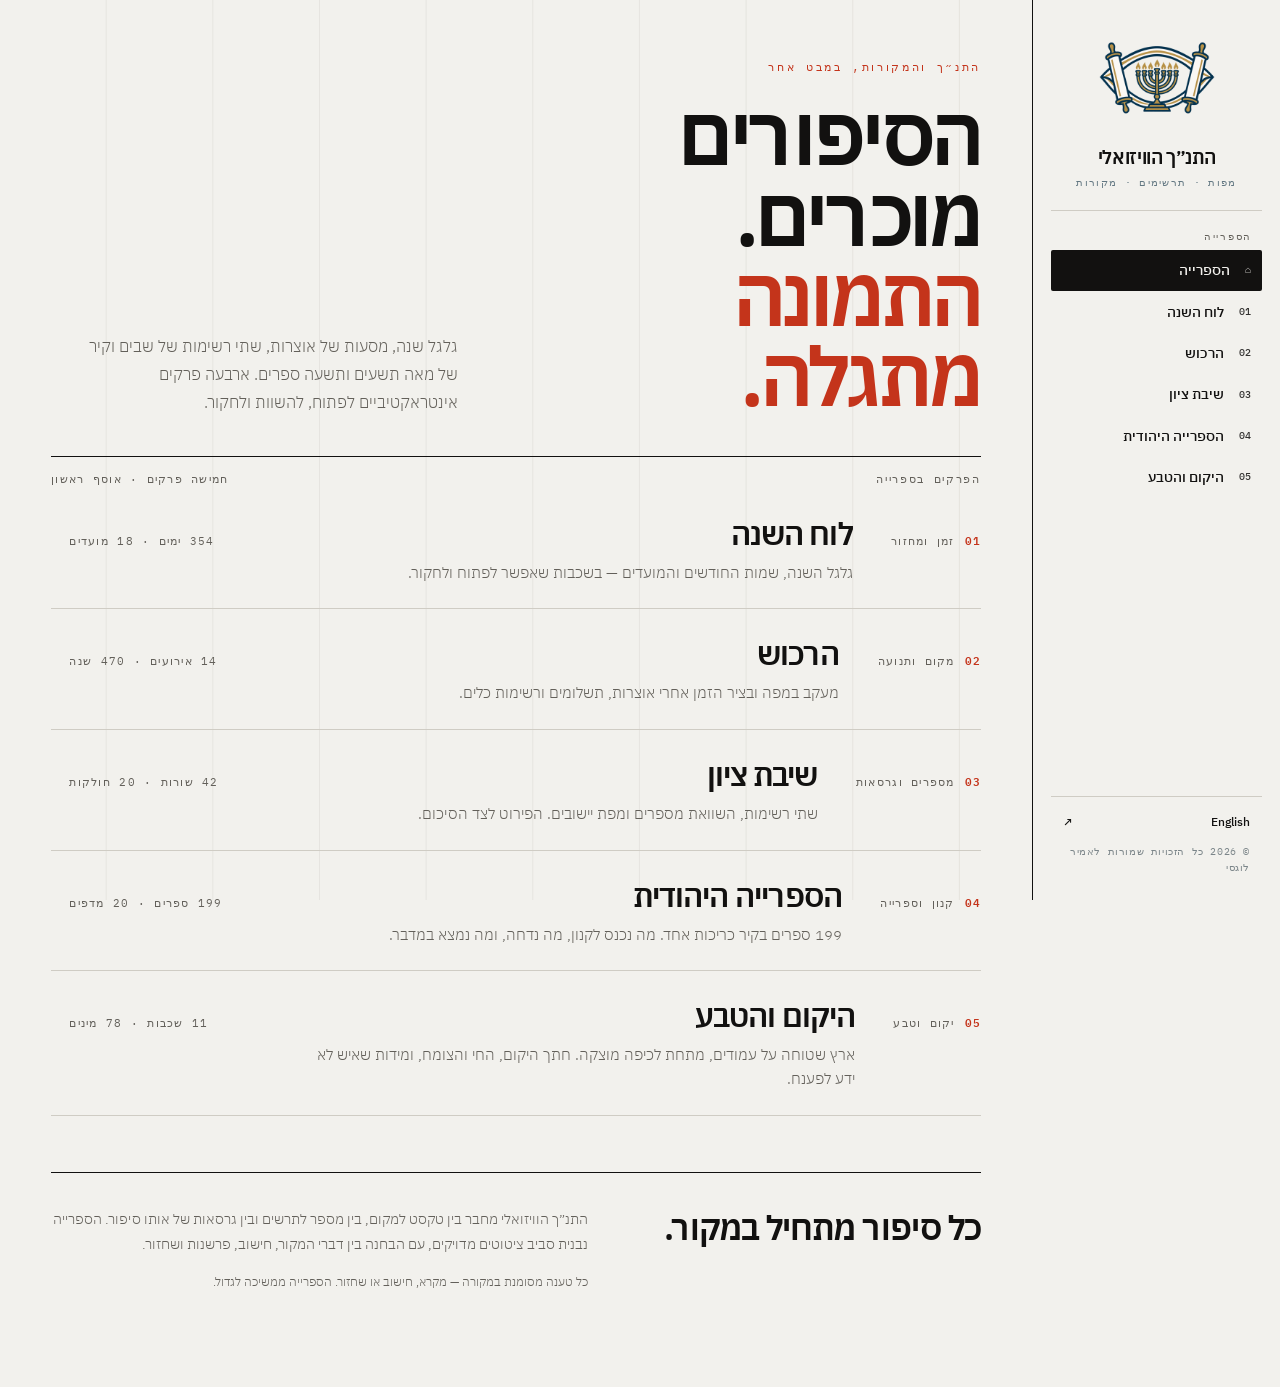
<file: site/index.html>
<!DOCTYPE html>
<html dir="rtl" lang="he"><head><meta charset="utf-8"/><meta content="width=device-width,initial-scale=1" name="viewport"/>
<meta name="robots" content="index,follow,max-image-preview:large">
<link rel="canonical" href="https://lugasia.github.io/visual-tanakh/">
<link rel="alternate" hreflang="he" href="https://lugasia.github.io/visual-tanakh/">
<link rel="alternate" hreflang="en" href="https://lugasia.github.io/visual-tanakh/en/">
<link rel="alternate" hreflang="x-default" href="https://lugasia.github.io/visual-tanakh/">
<meta property="og:type" content="website">
<meta property="og:site_name" content="התנ״ך הוויזואלי">
<meta property="og:locale" content="he_IL">
<meta property="og:locale:alternate" content="en_US">
<meta property="og:url" content="https://lugasia.github.io/visual-tanakh/">
<meta property="og:title" content="התנ״ך הוויזואלי — הסיפורים מוכרים, התמונה מתגלה">
<meta property="og:description" content="גלגל שנה ירחי, מסעות של אוצרות ושתי רשימות של שבי ציון. שלושה פרקים אינטראקטיביים לפתוח, להשוות ולחקור.">
<meta property="og:image" content="https://lugasia.github.io/visual-tanakh/assets/og-home.png">
<meta property="og:image:width" content="1200">
<meta property="og:image:height" content="630">
<meta property="og:image:alt" content="התנ״ך הוויזואלי — מפות, מספרים ומקורות">
<meta name="twitter:card" content="summary_large_image">
<meta name="twitter:title" content="התנ״ך הוויזואלי — הסיפורים מוכרים, התמונה מתגלה">
<meta name="twitter:description" content="גלגל שנה ירחי, מסעות של אוצרות ושתי רשימות של שבי ציון. שלושה פרקים אינטראקטיביים.">
<meta name="twitter:image" content="https://lugasia.github.io/visual-tanakh/assets/og-home.png">
<meta name="theme-color" content="#F2F1ED">
<script type="application/ld+json">
{"@context":"https://schema.org","@type":"WebSite",
 "name":"התנ״ך הוויזואלי","alternateName":"Tanakh Atlas",
 "url":"https://lugasia.github.io/visual-tanakh/",
 "inLanguage":"he",
 "description":"מפות, תרשימים וסיפורים אינטראקטיביים מעולם התנ״ך והמקורות."}
</script>
<title>התנ״ך הוויזואלי</title><meta content="מפות, תרשימים וסיפורים אינטראקטיביים מעולם התנ״ך והמקורות. בוחרים פרק, חוקרים את הפרטים וחוזרים אל הטקסט." name="description"/><link href="assets/site.css" rel="stylesheet"/><link href="assets/atlas.css" rel="stylesheet"/><link href="assets/logo-96.png" rel="icon" type="image/png"/><script defer="" src="assets/atlas.js"></script></head><body><a class="skip-link" href="#main-content">דלגו לתוכן</a><div class="mobile-bar"><a href="./"><img alt="" height="44" src="assets/logo-96.png" width="44"/><span>התנ״ך הוויזואלי</span></a><button aria-controls="atlas-sidebar" aria-expanded="false" aria-label="פתיחת ניווט" id="menu-toggle"><span></span><span></span><span></span></button></div><div hidden="" id="nav-backdrop"></div><aside aria-label="ניווט ראשי" class="atlas-sidebar" id="atlas-sidebar"><div class="sidebar-top"><a class="atlas-brand" href="./"><img alt="" height="130" src="assets/logo-320.png" width="150"/><strong>התנ״ך הוויזואלי</strong><span>מפות · תרשימים · מקורות</span></a><button aria-label="סגירת ניווט" class="nav-close" id="nav-close">×</button></div><nav aria-label="פרקי הספרייה" class="library-nav"><p class="nav-caption">הספרייה</p><a aria-current="page" class="side-link" href="./"><span class="side-index">⌂</span><span>הספרייה</span></a><a class="side-link" href="he/calendar/"><span class="side-index">01</span><span>לוח השנה</span></a><a class="side-link" href="he/treasures/"><span class="side-index">02</span><span>הרכוש</span></a><a class="side-link" href="he/return/"><span class="side-index">03</span><span>שיבת ציון</span></a><a class="side-link" href="he/library/"><span class="side-index">04</span><span>הספרייה היהודית</span></a><a class="side-link" href="he/nature/"><span class="side-index">05</span><span>היקום והטבע</span></a></nav><div class="sidebar-bottom"><a class="language-link" href="en/" lang="en">English<span aria-hidden="true">↗</span></a><p class="copyright">© 2026 כל הזכויות שמורות לאמיר לוגסי</p></div></aside><div class="atlas-main home-main"><main id="main-content"><section class="home-intro"><div><p class="eyebrow">התנ״ך והמקורות, במבט אחר</p><h1>הסיפורים מוכרים.<br/><em>התמונה מתגלה.</em></h1></div><p class="intro-copy">גלגל שנה, מסעות של אוצרות, שתי רשימות של שבים וקיר של מאה תשעים ותשעה ספרים. ארבעה פרקים אינטראקטיביים לפתוח, להשוות ולחקור.</p></section><section aria-labelledby="collection-title" id="chapters"><div class="section-top"><h2 id="collection-title">הפרקים בספרייה</h2><span>חמישה פרקים · אוסף ראשון</span></div><div class="collection"><a class="chapter" href="he/calendar/"><div class="visual"><img alt="" height="860" src="assets/calendar.svg" width="860"/></div><div class="chapter-copy"><div class="chapter-meta"><span class="ch-num">01</span><span>זמן ומחזור</span></div><h3>לוח השנה</h3><p>גלגל השנה, שמות החודשים והמועדים — בשכבות שאפשר לפתוח ולחקור.</p><span class="read"><span class="figs">354 ימים · 18 מועדים</span><b aria-hidden="true">←</b></span></div></a><a class="chapter" href="he/treasures/"><div class="visual"><img alt="" height="500" src="assets/treasures.svg" width="769" loading="lazy"/></div><div class="chapter-copy"><div class="chapter-meta"><span class="ch-num">02</span><span>מקום ותנועה</span></div><h3>הרכוש</h3><p>מעקב במפה ובציר הזמן אחרי אוצרות, תשלומים ורשימות כלים.</p><span class="read"><span class="figs">14 אירועים · 470 שנה</span><b aria-hidden="true">←</b></span></div></a><a class="chapter" href="he/return/"><div class="visual"><img alt="" height="586" src="assets/return.svg" width="940" loading="lazy"/></div><div class="chapter-copy"><div class="chapter-meta"><span class="ch-num">03</span><span>מספרים וגרסאות</span></div><h3>שיבת ציון</h3><p>שתי רשימות, השוואת מספרים ומפת יישובים. הפירוט לצד הסיכום.</p><span class="read"><span class="figs">42 שורות · 20 חולקות</span><b aria-hidden="true">←</b></span></div></a><a class="chapter" href="he/library/"><div class="visual"><img alt="" height="600" src="assets/library.svg" width="700" loading="lazy"/></div><div class="chapter-copy"><div class="chapter-meta"><span class="ch-num">04</span><span>קנון וספרייה</span></div><h3>הספרייה היהודית</h3><p>199 ספרים בקיר כריכות אחד. מה נכנס לקנון, מה נדחה, ומה נמצא במדבר.</p><span class="read"><span class="figs">199 ספרים · 20 מדפים</span><b aria-hidden="true">←</b></span></div></a><a class="chapter" href="he/nature/"><div class="visual"><img alt="" height="600" src="assets/nature.svg" width="700" loading="lazy"/></div><div class="chapter-copy"><div class="chapter-meta"><span class="ch-num">05</span><span>יקום וטבע</span></div><h3>היקום והטבע</h3><p>ארץ שטוחה על עמודים, מתחת לכיפה מוצקה. חתך היקום, החי והצומח, ומידות שאיש לא ידע לפענח.</p><span class="read"><span class="figs">11 שכבות · 78 מינים</span><b aria-hidden="true">←</b></span></div></a></div></section><section class="about" id="about"><h2>כל סיפור מתחיל במקור.</h2><div><p>התנ״ך הוויזואלי מחבר בין טקסט למקום, בין מספר לתרשים ובין גרסאות של אותו סיפור. הספרייה נבנית סביב ציטוטים מדויקים, עם הבחנה בין דברי המקור, חישוב, פרשנות ושחזור.</p><p class="note">כל טענה מסומנת במקורה — מקרא, חישוב או שחזור. הספרייה ממשיכה לגדול.</p></div></section></main></div></body></html>
</file>
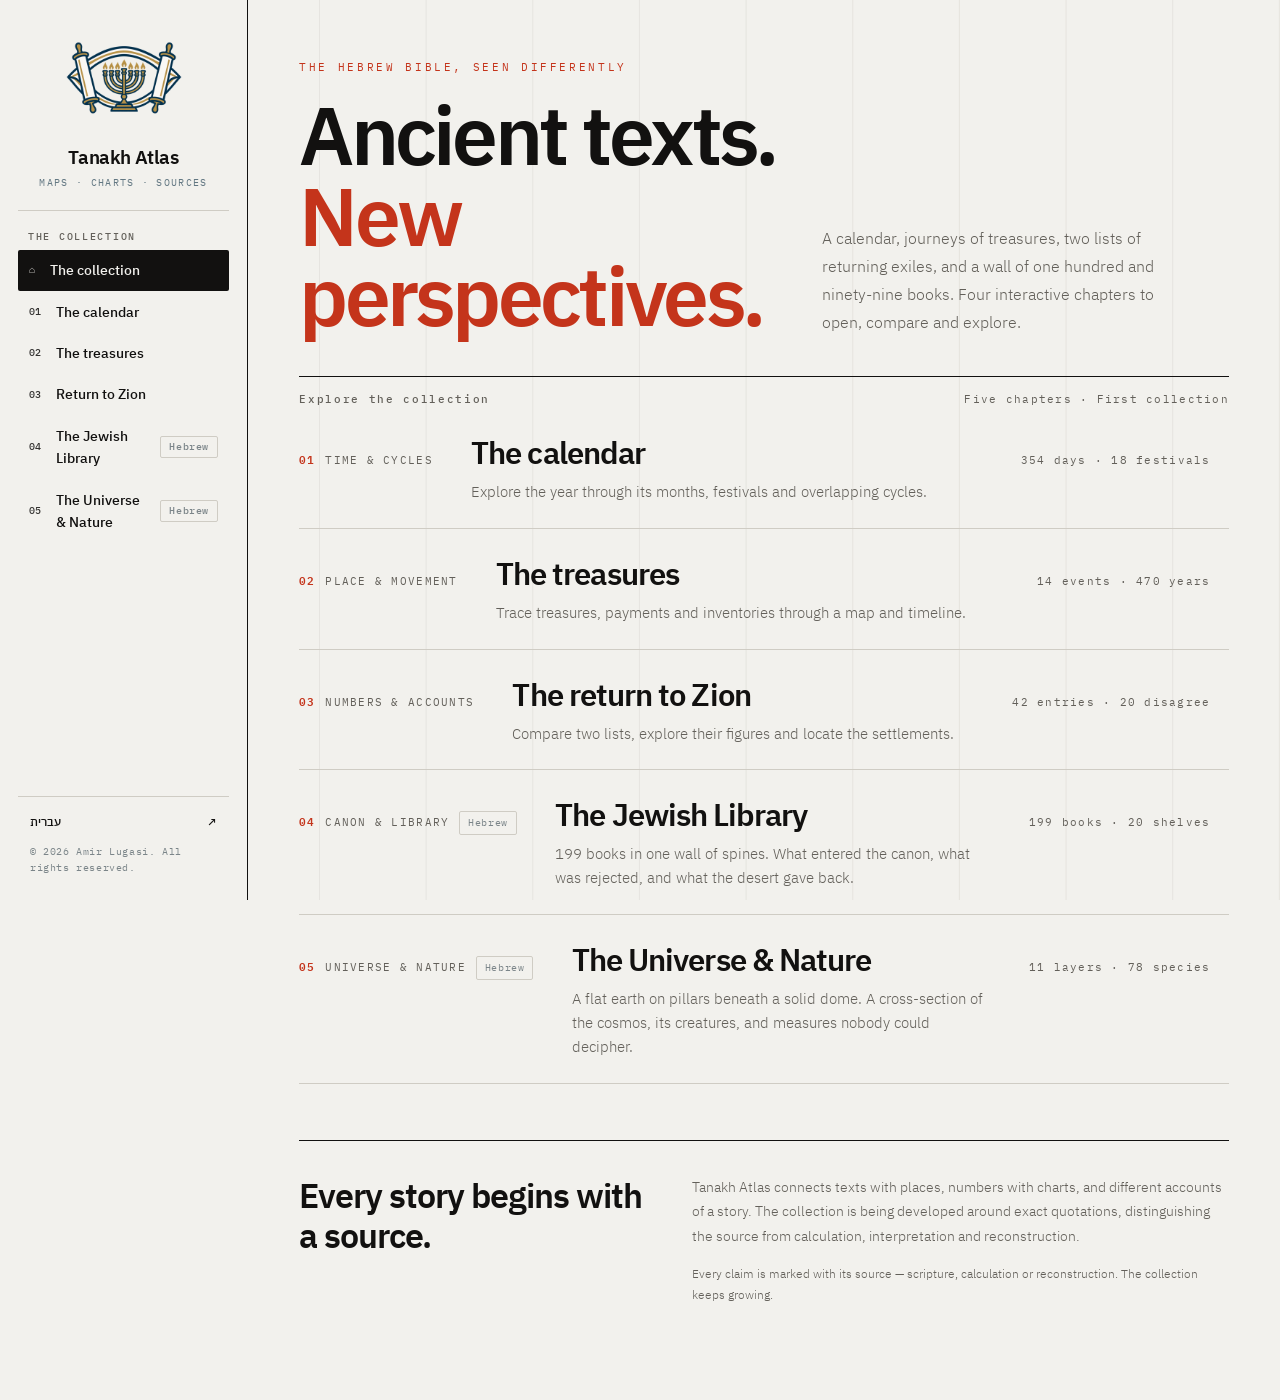
<file: site/en/index.html>
<!DOCTYPE html>
<html dir="ltr" lang="en"><head><meta charset="utf-8"/><meta content="width=device-width,initial-scale=1" name="viewport"/>
<meta name="robots" content="index,follow,max-image-preview:large">
<link rel="canonical" href="https://lugasia.github.io/visual-tanakh/en/">
<link rel="alternate" hreflang="he" href="https://lugasia.github.io/visual-tanakh/">
<link rel="alternate" hreflang="en" href="https://lugasia.github.io/visual-tanakh/en/">
<meta property="og:type" content="website">
<meta property="og:site_name" content="Tanakh Atlas">
<meta property="og:locale" content="en_US">
<meta property="og:url" content="https://lugasia.github.io/visual-tanakh/en/">
<meta property="og:title" content="Tanakh Atlas — Ancient texts. New perspectives.">
<meta property="og:description" content="A lunar calendar wheel, the journeys of the Temple treasures, and two conflicting lists of returning exiles. Three interactive chapters.">
<meta property="og:image" content="https://lugasia.github.io/visual-tanakh/assets/og-en.png">
<meta property="og:image:width" content="1200">
<meta property="og:image:height" content="630">
<meta name="twitter:card" content="summary_large_image">
<meta name="twitter:title" content="Tanakh Atlas — Ancient texts. New perspectives.">
<meta name="twitter:description" content="Maps, numbers and sources — three interactive chapters.">
<meta name="twitter:image" content="https://lugasia.github.io/visual-tanakh/assets/og-en.png">
<meta name="theme-color" content="#F2F1ED">
<title>Tanakh Atlas</title><meta content="Interactive maps, charts and stories from the Hebrew Bible and related texts. Explore the details, then return to the source." name="description"/><link href="../assets/site.css" rel="stylesheet"/><link href="../assets/atlas.css" rel="stylesheet"/><link href="../assets/logo-96.png" rel="icon" type="image/png"/><script defer="" src="../assets/atlas.js"></script></head><body><a class="skip-link" href="#main-content">Skip to content</a><div class="mobile-bar"><a href="./"><img alt="" height="44" src="../assets/logo-96.png" width="44"/><span>Tanakh Atlas</span></a><button aria-controls="atlas-sidebar" aria-expanded="false" aria-label="Open navigation" id="menu-toggle"><span></span><span></span><span></span></button></div><div hidden="" id="nav-backdrop"></div><aside aria-label="Main navigation" class="atlas-sidebar" id="atlas-sidebar"><div class="sidebar-top"><a class="atlas-brand" href="./"><img alt="" height="130" src="../assets/logo-320.png" width="150"/><strong>Tanakh Atlas</strong><span>MAPS · CHARTS · SOURCES</span></a><button aria-label="Close navigation" class="nav-close" id="nav-close">×</button></div><nav aria-label="Collection chapters" class="library-nav"><p class="nav-caption">THE COLLECTION</p><a aria-current="page" class="side-link" href="./"><span class="side-index">⌂</span><span>The collection</span></a><a class="side-link" href="calendar/"><span class="side-index">01</span><span>The calendar</span></a><a class="side-link" href="treasures/"><span class="side-index">02</span><span>The treasures</span></a><a class="side-link" href="return/"><span class="side-index">03</span><span>Return to Zion</span></a><a class="side-link" href="../he/library/"><span class="side-index">04</span><span>The Jewish Library</span><span class="ch-lang">Hebrew</span></a><a class="side-link" href="../he/nature/"><span class="side-index">05</span><span>The Universe &amp; Nature</span><span class="ch-lang">Hebrew</span></a></nav><div class="sidebar-bottom"><a class="language-link" href="../" lang="he">עברית<span aria-hidden="true">↗</span></a><p class="copyright">© 2026 Amir Lugasi. All rights reserved.</p></div></aside><div class="atlas-main home-main"><main id="main-content"><section class="home-intro"><div><p class="eyebrow">THE HEBREW BIBLE, SEEN DIFFERENTLY</p><h1>Ancient texts.<br/><em>New perspectives.</em></h1></div><p class="intro-copy">A calendar, journeys of treasures, two lists of returning exiles, and a wall of one hundred and ninety-nine books. Four interactive chapters to open, compare and explore.</p></section><section aria-labelledby="collection-title" id="chapters"><div class="section-top"><h2 id="collection-title">Explore the collection</h2><span>Five chapters · First collection</span></div><div class="collection"><a class="chapter" href="calendar/"><div class="visual"><img alt="" height="860" src="../assets/calendar.svg" width="860"/></div><div class="chapter-copy"><div class="chapter-meta"><span class="ch-num">01</span><span>TIME &amp; CYCLES</span></div><h3>The calendar</h3><p>Explore the year through its months, festivals and overlapping cycles.</p><span class="read"><span class="figs">354 days · 18 festivals</span><b aria-hidden="true">→</b></span></div></a><a class="chapter" href="treasures/"><div class="visual"><img alt="" height="500" src="../assets/treasures.svg" width="769" loading="lazy"/></div><div class="chapter-copy"><div class="chapter-meta"><span class="ch-num">02</span><span>PLACE &amp; MOVEMENT</span></div><h3>The treasures</h3><p>Trace treasures, payments and inventories through a map and timeline.</p><span class="read"><span class="figs">14 events · 470 years</span><b aria-hidden="true">→</b></span></div></a><a class="chapter" href="return/"><div class="visual"><img alt="" height="586" src="../assets/return.svg" width="940" loading="lazy"/></div><div class="chapter-copy"><div class="chapter-meta"><span class="ch-num">03</span><span>NUMBERS &amp; ACCOUNTS</span></div><h3>The return to Zion</h3><p>Compare two lists, explore their figures and locate the settlements.</p><span class="read"><span class="figs">42 entries · 20 disagree</span><b aria-hidden="true">→</b></span></div></a><a class="chapter" href="../he/library/"><div class="visual"><img alt="" height="600" src="../assets/library.svg" width="700" loading="lazy"/></div><div class="chapter-copy"><div class="chapter-meta"><span class="ch-num">04</span><span>CANON &amp; LIBRARY</span><span class="ch-lang">Hebrew</span></div><h3>The Jewish Library</h3><p>199 books in one wall of spines. What entered the canon, what was rejected, and what the desert gave back.</p><span class="read"><span class="figs">199 books · 20 shelves</span><b aria-hidden="true">→</b></span></div></a><a class="chapter" href="../he/nature/"><div class="visual"><img alt="" height="600" src="../assets/nature.svg" width="700" loading="lazy"/></div><div class="chapter-copy"><div class="chapter-meta"><span class="ch-num">05</span><span>UNIVERSE &amp; NATURE</span><span class="ch-lang">Hebrew</span></div><h3>The Universe &amp; Nature</h3><p>A flat earth on pillars beneath a solid dome. A cross-section of the cosmos, its creatures, and measures nobody could decipher.</p><span class="read"><span class="figs">11 layers · 78 species</span><b aria-hidden="true">→</b></span></div></a></div></section><section class="about" id="about"><h2>Every story begins with a source.</h2><div><p>Tanakh Atlas connects texts with places, numbers with charts, and different accounts of a story. The collection is being developed around exact quotations, distinguishing the source from calculation, interpretation and reconstruction.</p><p class="note">Every claim is marked with its source — scripture, calculation or reconstruction. The collection keeps growing.</p></div></section></main></div></body></html>
</file>
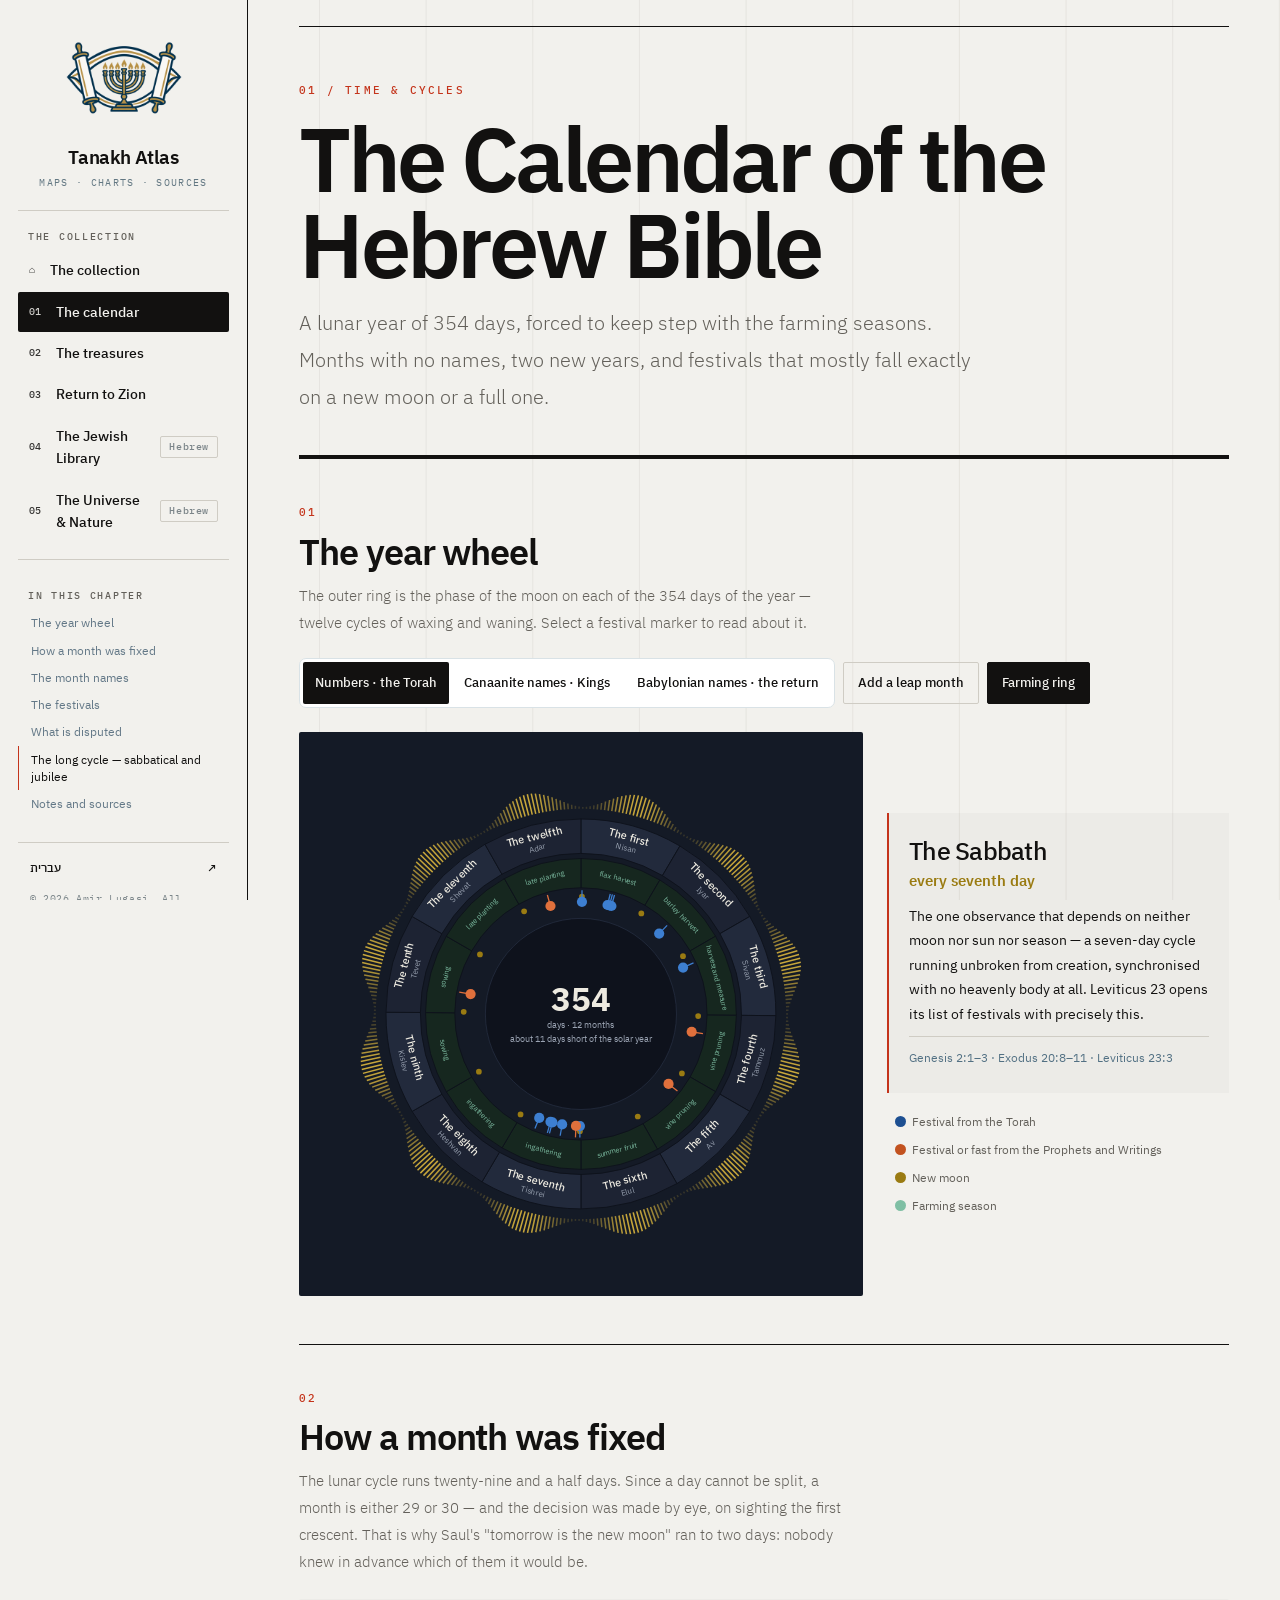
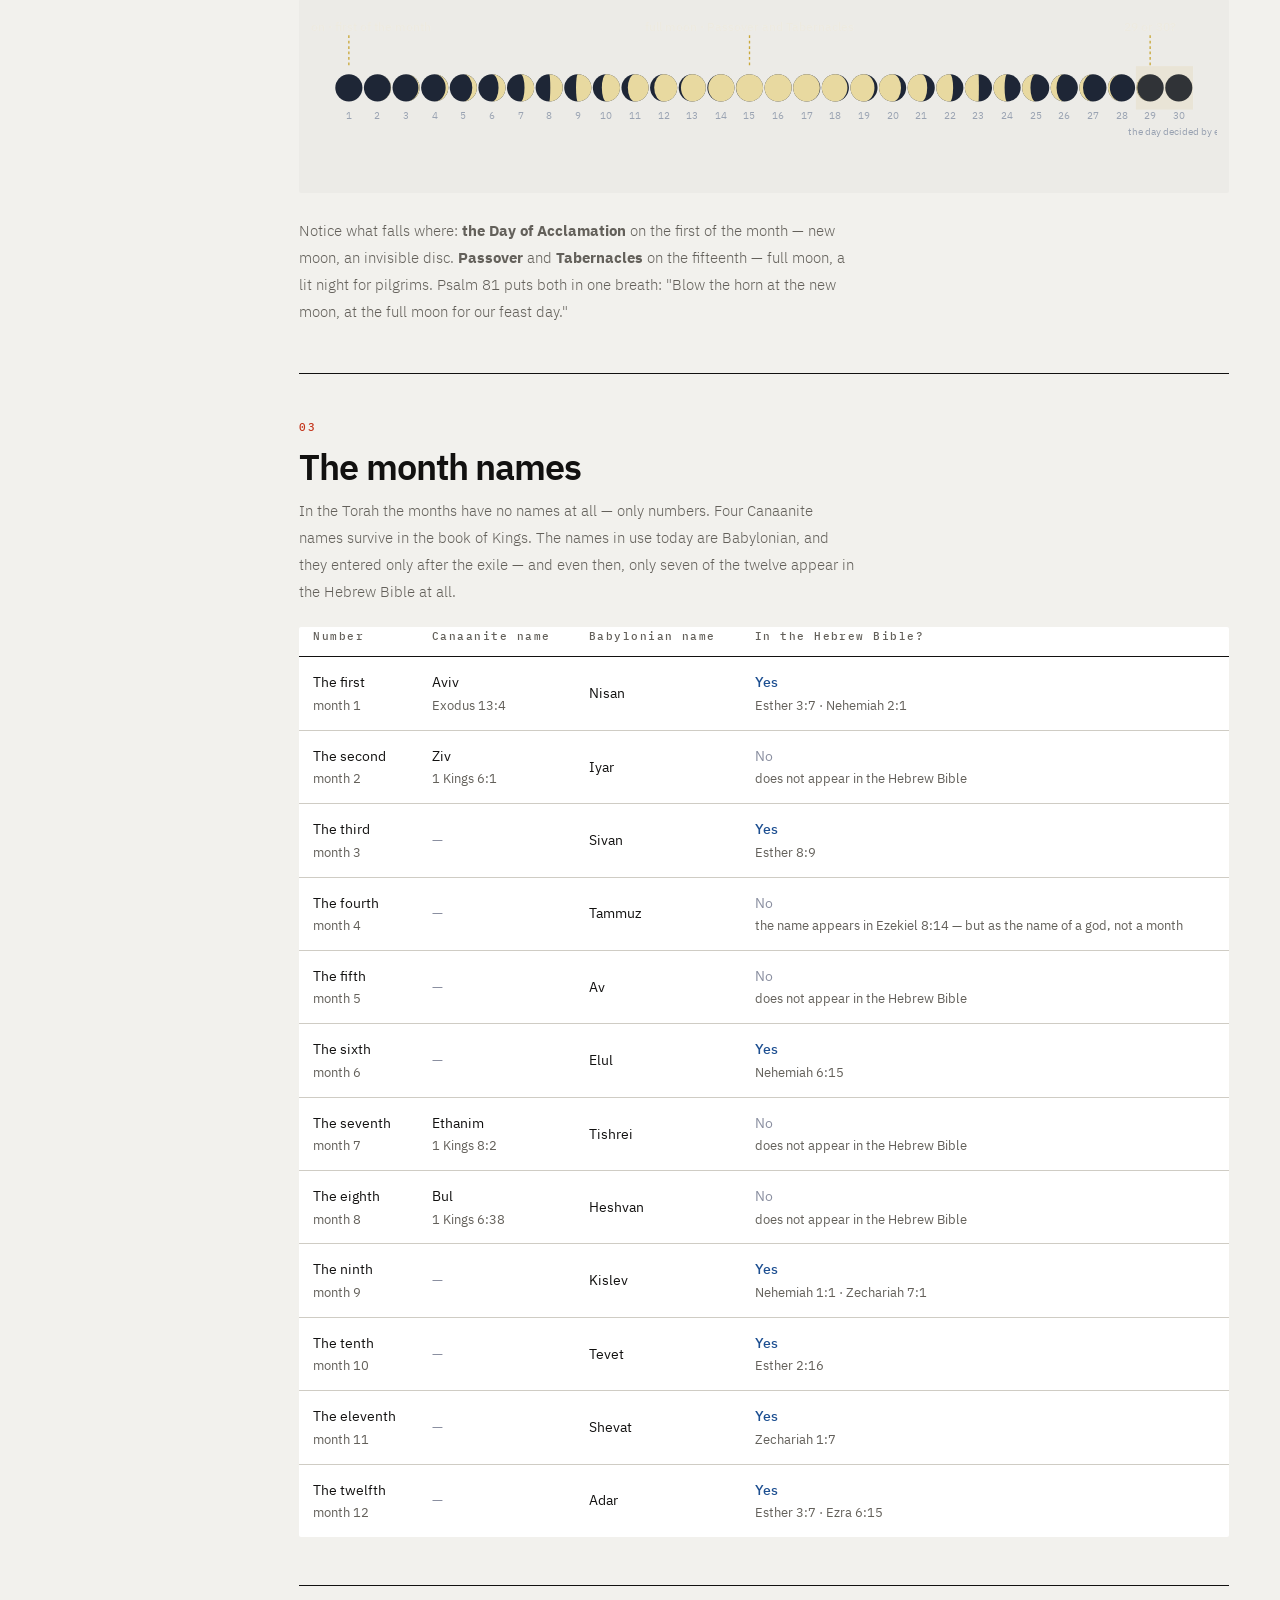
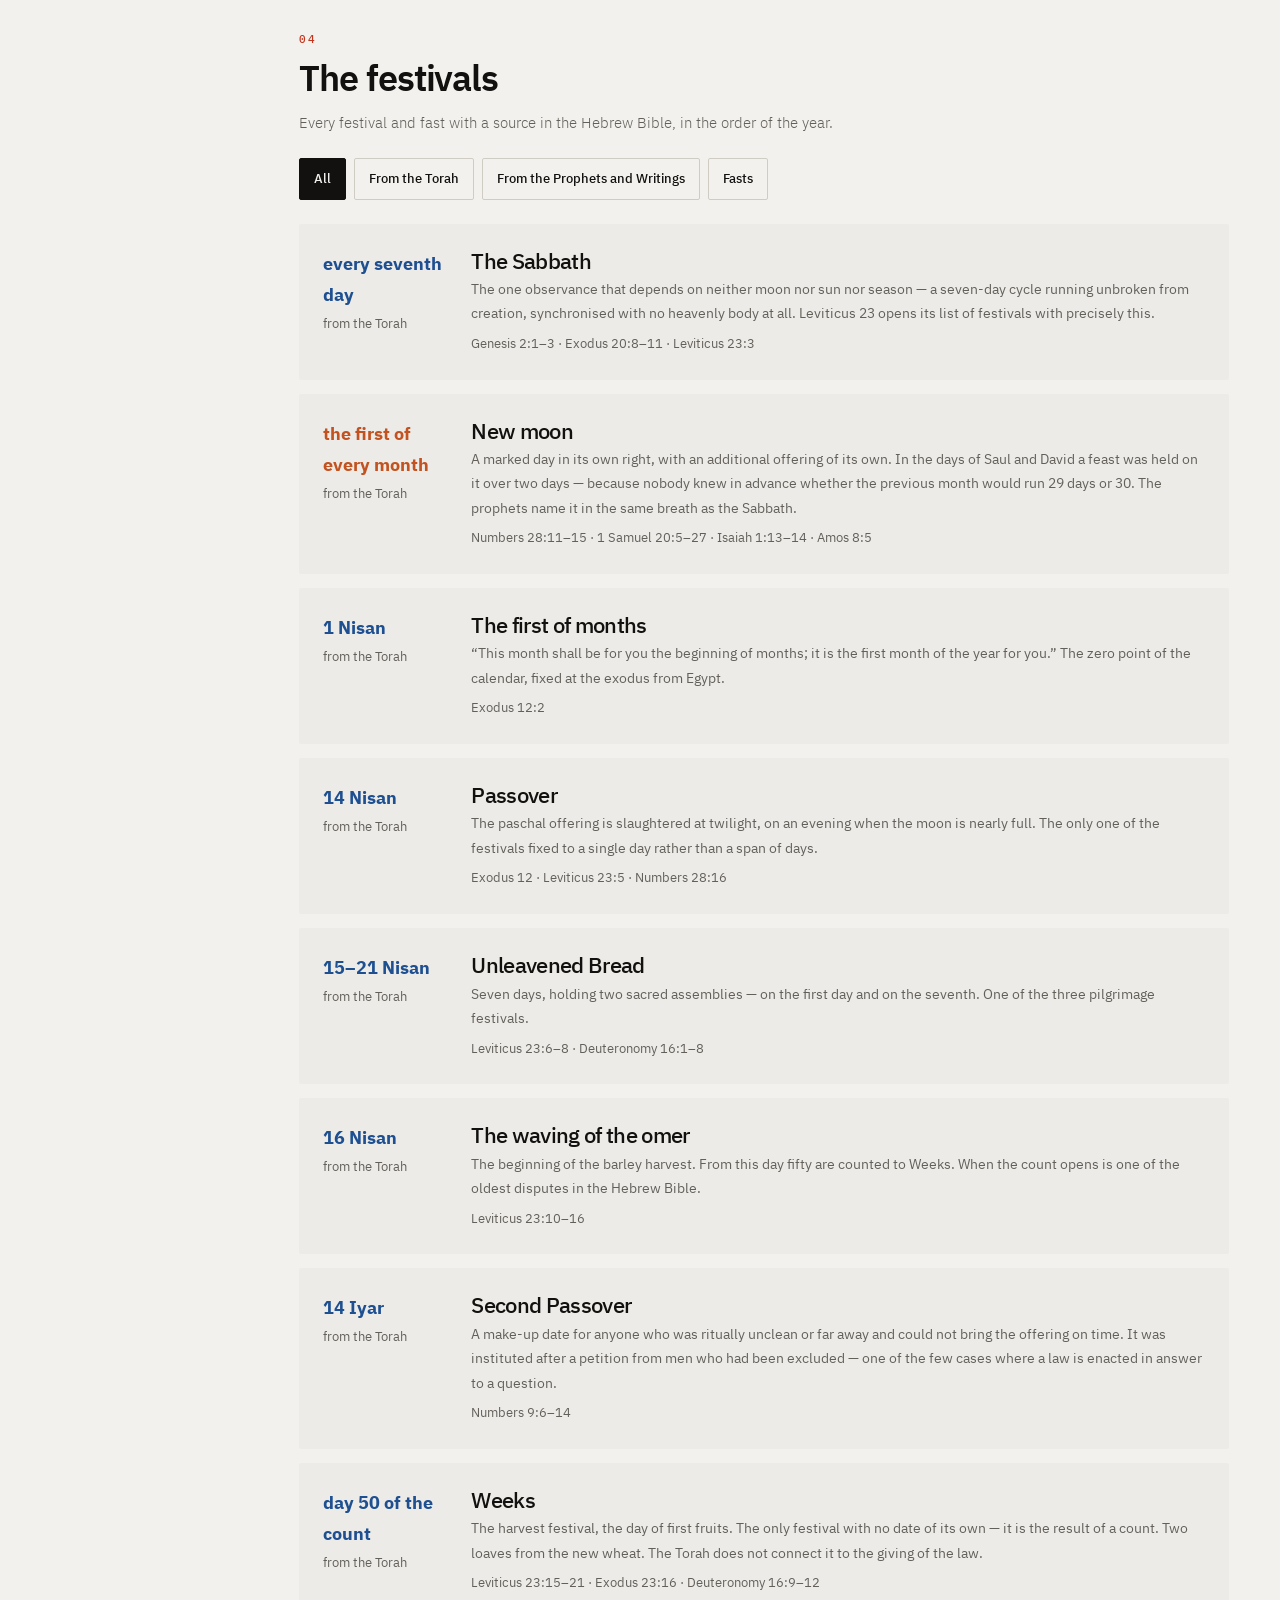
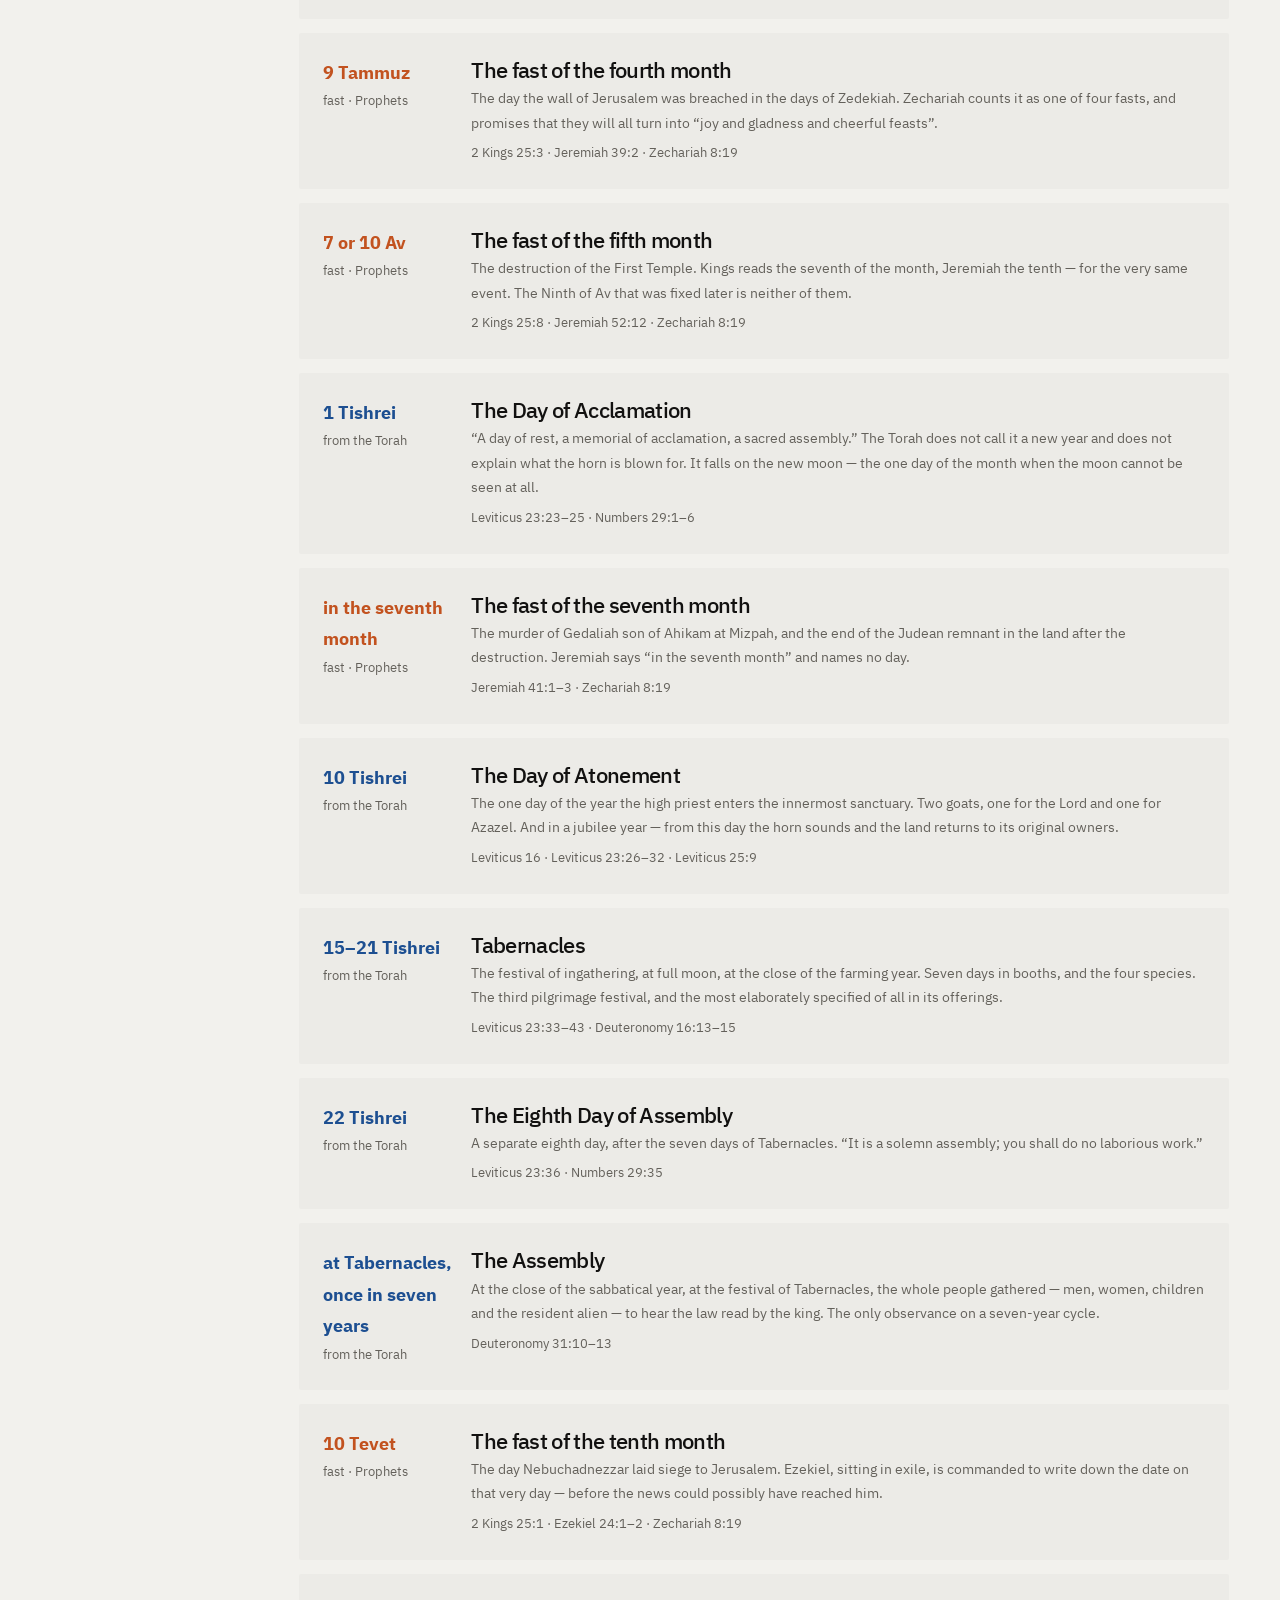
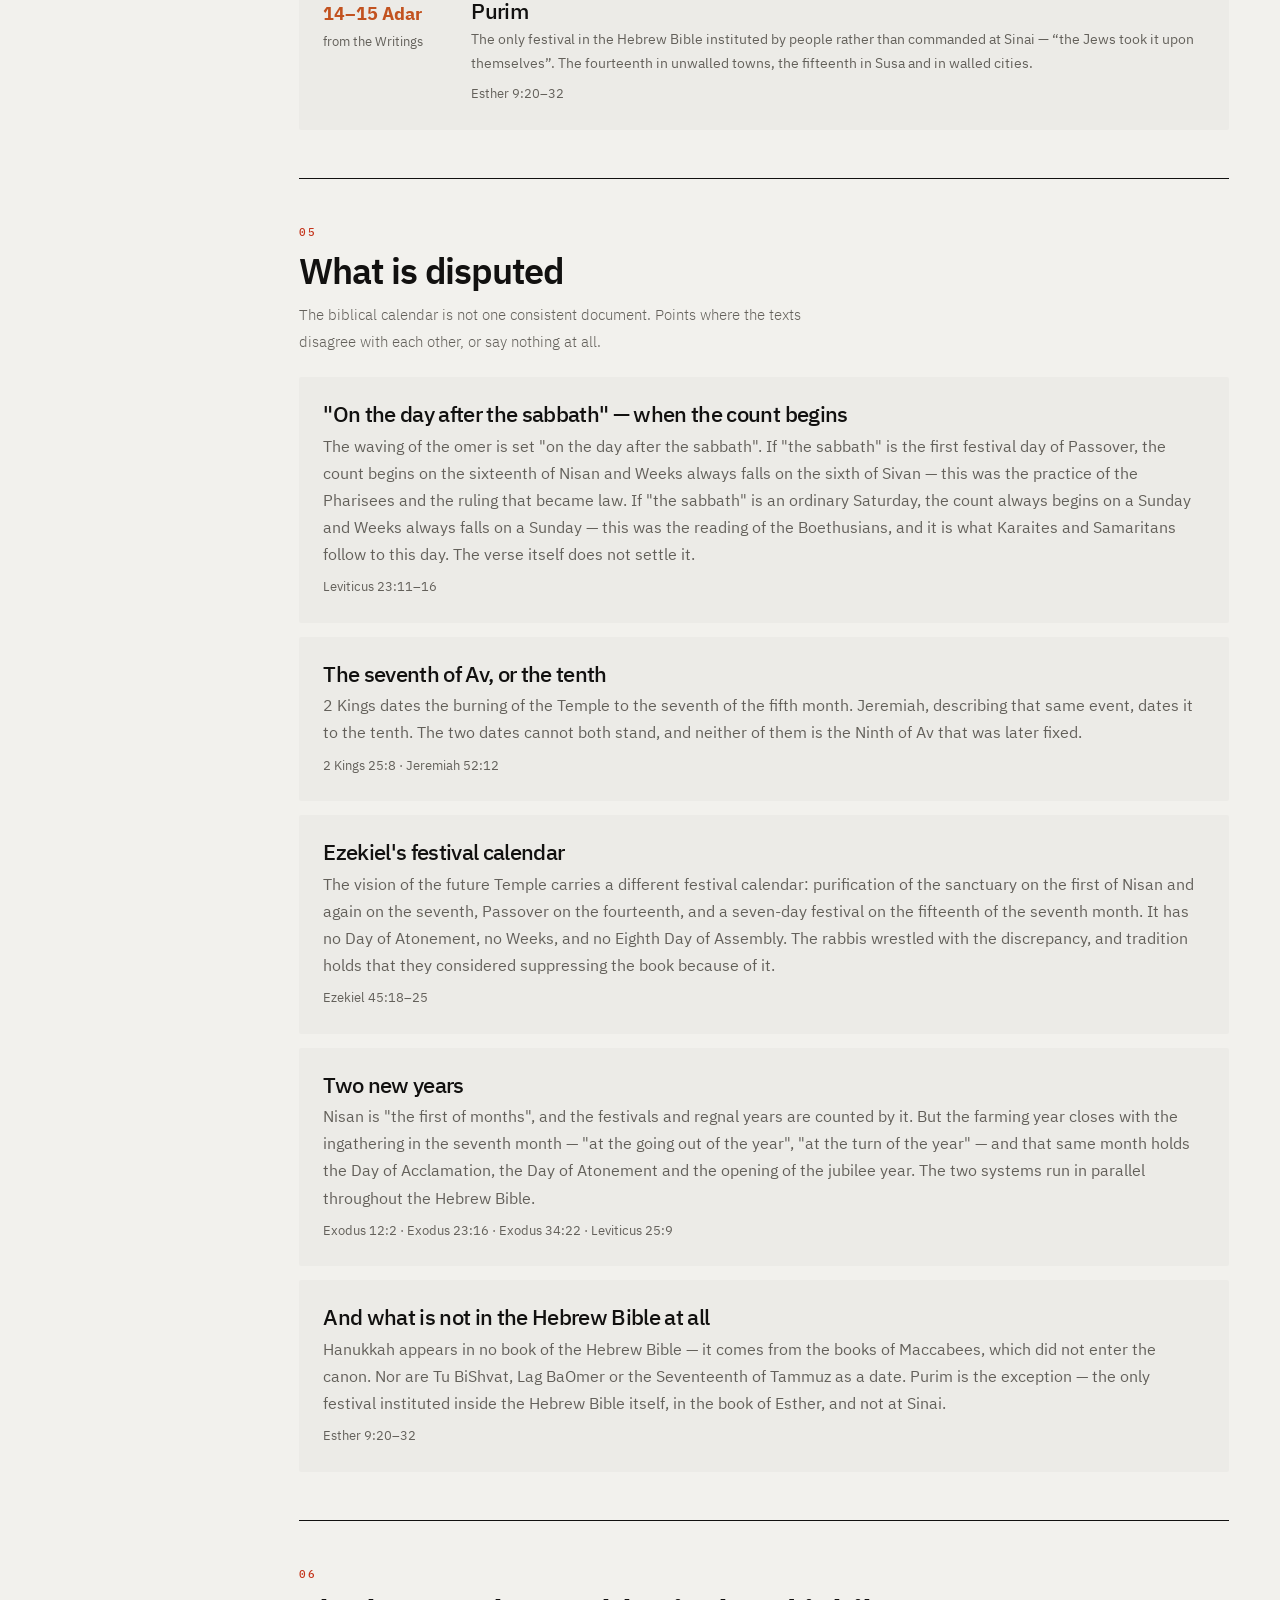
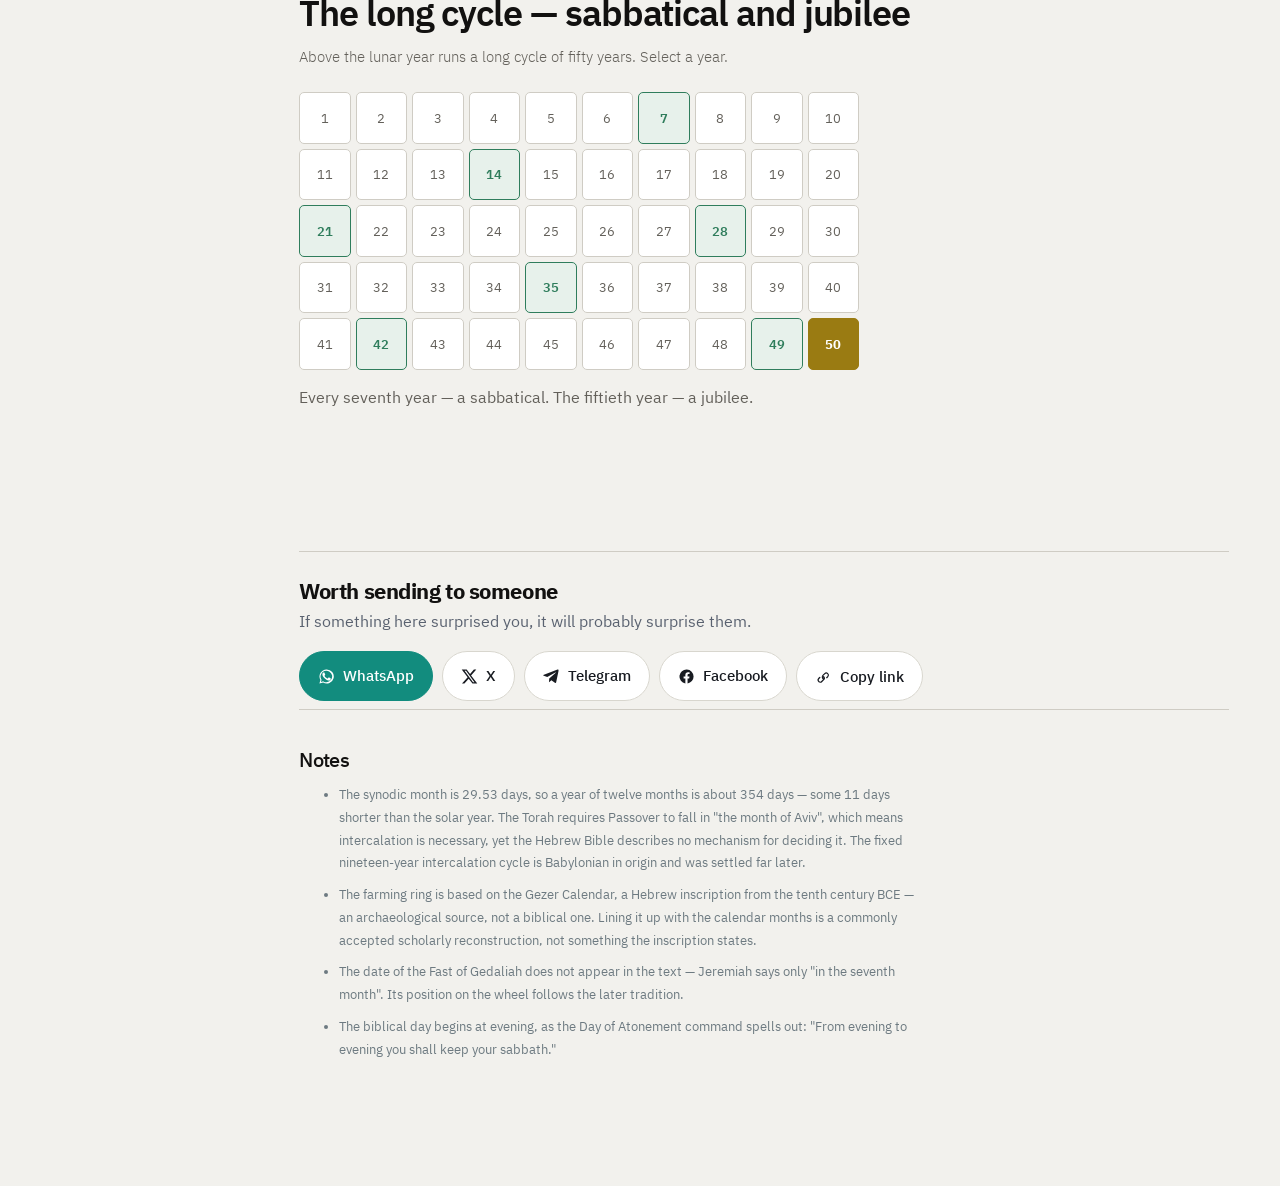
<file: site/en/calendar/index.html>
<!DOCTYPE html>

<html dir="ltr" lang="en">
<head>

<meta name="robots" content="index,follow,max-image-preview:large">
<link rel="canonical" href="https://lugasia.github.io/visual-tanakh/en/calendar/">
<link rel="alternate" hreflang="he" href="https://lugasia.github.io/visual-tanakh/en/calendar/">
<link rel="alternate" hreflang="en" href="https://lugasia.github.io/visual-tanakh/en/calendar/">
<link rel="alternate" hreflang="x-default" href="https://lugasia.github.io/visual-tanakh/en/calendar/">
<meta property="og:type" content="article">
<meta property="og:site_name" content="Tanakh Atlas">
<meta property="og:locale" content="en_US">
<meta property="og:url" content="https://lugasia.github.io/visual-tanakh/en/calendar/">
<meta property="og:title" content="354 days in the year. And the months have no names.">
<meta property="og:description" content="A lunar year wheel showing the moon phase on every day, three systems of month names, and every festival traced to its source.">
<meta property="og:image" content="https://lugasia.github.io/visual-tanakh/assets/og-en.png">
<meta property="og:image:width" content="1200">
<meta property="og:image:height" content="630">
<meta name="twitter:card" content="summary_large_image">
<meta name="twitter:title" content="354 days in the year. And the months have no names.">
<meta name="twitter:description" content="A lunar year wheel, the month names, and every festival traced to its source.">
<meta name="twitter:image" content="https://lugasia.github.io/visual-tanakh/assets/og-en.png">
<meta name="theme-color" content="#F2F1ED">

<meta charset="utf-8"/>
<meta content="width=device-width, initial-scale=1" name="viewport"/>
<title>The Calendar of the Hebrew Bible</title>
<link href="https://fonts.googleapis.com" rel="preconnect"/>
<link crossorigin="" href="https://fonts.gstatic.com" rel="preconnect"/>
<link href="https://fonts.googleapis.com/css2?family=IBM+Plex+Sans+Hebrew:wght@200;300;400;500;600;700&family=IBM+Plex+Mono:wght@400;500;600&display=swap" rel="stylesheet"/>
<style>
:root{
  --bg:#F4F3EF; --card:#FFF; --ink:#181B21; --ink2:#5A6270; --rule:#D8D6CE;
  --torah:#1D4F91; --nvi:#C2521F; --moon:#9A7B12; --agri:#2F7D5C; --none:#8A8FA0;
  --night:#141A26;
}
*{box-sizing:border-box}
body{margin:0;background:var(--bg);color:var(--ink);font-family:'IBM Plex Sans Hebrew',system-ui,sans-serif;font-size:17px;line-height:1.65}
h1,h2,h3{font-family:'IBM Plex Sans Hebrew',system-ui,sans-serif;line-height:1.15;margin:0;font-weight:700}
p{margin:0 0 1em}
.wrap{max-width:1020px;margin:0 auto;padding:0 20px}
.num{font-variant-numeric:tabular-nums}
.mast{padding:56px 0 30px}
.mast h1{font-size:clamp(40px,8vw,74px);font-weight:900;letter-spacing:-.015em}
.mast .sub{font-size:clamp(17px,2.3vw,21px);color:var(--ink2);max-width:58ch;margin-top:12px}
section{padding:44px 0;border-top:1px solid var(--rule)}
section>h2{font-size:clamp(25px,4vw,35px);margin-bottom:8px}
section>.lede{color:var(--ink2);max-width:64ch;margin-bottom:24px}

.ctl{font-family:'IBM Plex Sans Hebrew',system-ui,sans-serif;font-size:14.5px;background:#fff;border:1px solid var(--rule);border-radius:4px;padding:8px 14px;cursor:pointer;color:var(--ink)}
.ctl[aria-pressed="true"]{background:var(--ink);color:#fff;border-color:var(--ink)}
.ctl:focus-visible{outline:2px solid var(--moon);outline-offset:2px}
.controls{display:flex;flex-wrap:wrap;gap:9px;margin-bottom:18px;align-items:center}
.controls .grp{display:flex;gap:6px;border:1px solid var(--rule);border-radius:6px;padding:4px;background:#fff}
.controls .grp .ctl{border:0;padding:6px 12px}

/* wheel */
.wheelbox{background:var(--night);border-radius:8px;padding:10px}
svg.wheel{display:block;width:100%;height:auto;font-family:'IBM Plex Sans Hebrew',system-ui,sans-serif}
svg.wheel text{fill:#EDEAE0}
svg.wheel .mn{font-size:17px;font-weight:500}
svg.wheel .mn2{font-size:12.5px;fill:#9AA3B2}
svg.wheel .hub1{font-family:'IBM Plex Sans Hebrew',system-ui,sans-serif;font-size:52px;font-weight:900;fill:#EDEAE0}
svg.wheel .hub2{font-size:14px;fill:#9AA3B2}
svg.wheel .fmark{cursor:pointer}
svg.wheel .fmark:hover circle.fd,svg.wheel .fmark.sel circle.fd{r:11}
svg.wheel .fmark:focus{outline:none}
svg.wheel .fmark:focus circle.fd{stroke:#fff;stroke-width:2}
svg.wheel .agtxt{font-size:11.5px;fill:#7FBFA4}
.readout{background:var(--card);border:1px solid var(--rule);border-radius:6px;padding:20px;margin-top:14px;min-height:120px}
.readout h3{font-size:23px;margin-bottom:2px}
.readout .dt{color:var(--moon);font-weight:600;font-size:15px;margin-bottom:10px}
.readout .src{font-size:13.5px;color:var(--ink2);margin-top:10px;padding-top:10px;border-top:1px solid var(--rule)}
.legend{display:flex;gap:18px;flex-wrap:wrap;font-size:14px;color:var(--ink2);margin-top:14px}
.legend i{display:inline-block;width:11px;height:11px;border-radius:50%;margin-inline-end:6px;vertical-align:-1px}

/* month strip */
.strip{background:var(--night);border-radius:8px;padding:18px 14px}
svg.mstrip{display:block;width:100%;height:auto}
svg.mstrip text{fill:#9AA3B2;font-family:'IBM Plex Sans Hebrew',system-ui,sans-serif;font-size:11px}
svg.mstrip text.big{fill:#EDEAE0;font-size:13px;font-weight:500}

/* tables */
table{width:100%;border-collapse:collapse;background:var(--card);border:1px solid var(--rule);border-radius:6px;overflow:hidden}
th{text-align:start;font-size:13.5px;font-weight:600;color:var(--ink2);padding:11px 10px;background:#FAF9F6;border-bottom:2px solid var(--rule)}
td{padding:9px 10px;border-bottom:1px solid var(--rule);font-size:15.5px}
tr:last-child td{border-bottom:0}
td.no{color:var(--none)}
td.yes{color:var(--torah);font-weight:500}
td .ref{display:block;font-size:12.5px;color:var(--ink2);font-weight:400}

/* festival list */
.flist{display:grid;gap:1px;background:var(--rule);border:1px solid var(--rule);border-radius:6px;overflow:hidden}
.fitem{background:var(--card);padding:16px 18px;display:grid;grid-template-columns:130px 1fr;gap:18px;align-items:start}
.fitem .when{font-family:'IBM Plex Sans Hebrew',system-ui,sans-serif;font-size:19px;font-weight:700;color:var(--torah)}
.fitem.nvi .when{color:var(--nvi)}
.fitem .when small{display:block;font-family:'IBM Plex Sans Hebrew',system-ui,sans-serif;font-size:12.5px;font-weight:400;color:var(--ink2);margin-top:2px}
.fitem h3{font-size:20px;margin-bottom:4px}
.fitem p{font-size:15.5px;margin:0;color:var(--ink2)}
.fitem .src{font-size:13px;color:var(--ink2);margin-top:7px}
.fitem.hide{display:none}

/* disputes */
.disp{display:grid;gap:1px;background:var(--rule);border:1px solid var(--rule);border-radius:6px;overflow:hidden}
.disp>div{background:var(--card);padding:18px}
.disp h3{font-size:20px;margin-bottom:6px}
.disp p{font-size:15.5px;color:var(--ink2);margin:0}
.disp .src{font-size:13px;color:var(--ink2);margin-top:8px}

/* jubilee */
.jub{display:grid;grid-template-columns:repeat(10,1fr);gap:5px;max-width:560px}
.jub button{aspect-ratio:1;border:1px solid var(--rule);background:#fff;border-radius:4px;font-family:'IBM Plex Sans Hebrew',system-ui,sans-serif;font-size:13px;cursor:pointer;color:var(--ink2);padding:0}
.jub button.sh{background:#E7F1EB;border-color:var(--agri);color:var(--agri);font-weight:600}
.jub button.jb{background:var(--moon);border-color:var(--moon);color:#fff;font-weight:700}
.jub button:focus-visible{outline:2px solid var(--ink);outline-offset:2px}
.jubout{margin-top:14px;font-size:15.5px;color:var(--ink2);min-height:48px}
.jubout b{color:var(--ink)}

footer{padding:40px 0 64px;border-top:1px solid var(--rule);font-size:15px;color:var(--ink2)}
footer h3{font-size:20px;color:var(--ink);margin-bottom:12px}
footer li{margin-bottom:9px;max-width:72ch}
@media(max-width:640px){
  body{font-size:16px}
  .fitem{grid-template-columns:1fr;gap:6px}
  td,th{padding:8px 7px;font-size:14.5px}
  .jub{grid-template-columns:repeat(5,1fr)}
  svg.wheel .mn{font-size:22px}
  svg.wheel .mn2{font-size:16px}
  svg.wheel .agtxt{display:none}
}
</style>
<style>.atlas-nav{display:flex;flex-wrap:wrap;gap:12px 24px;padding:16px max(20px,calc((100% - 1020px)/2));border-bottom:1px solid #D8D6CE;font:14px 'IBM Plex Sans Hebrew',system-ui,sans-serif;background:#F4F3EF}.atlas-nav a{color:#181B21;text-decoration:none}.atlas-nav a:first-child{font-weight:700;margin-inline-end:auto}.atlas-nav a:hover{text-decoration:underline}.atlas-draft{padding:8px 20px;background:#eee8db;color:#514831;text-align:center;font:13px 'IBM Plex Sans Hebrew',system-ui,sans-serif}</style><link href="../../assets/atlas.css" rel="stylesheet"/><link href="../../assets/logo-96.png" rel="icon" type="image/png"/><script defer="" src="../../assets/atlas.js"></script><link href="../../assets/share.css" rel="stylesheet"/>
</head>
<body class="chapter-page chapter-calendar"><a class="skip-link" href="#main-content">Skip to content</a><div class="mobile-bar"><a href="../../en/"><img alt="" height="44" src="../../assets/logo-96.png" width="44"/><span>Tanakh Atlas</span></a><button aria-controls="atlas-sidebar" aria-expanded="false" aria-label="Open navigation" id="menu-toggle"><span></span><span></span><span></span></button></div><div hidden="" id="nav-backdrop"></div><aside aria-label="Main navigation" class="atlas-sidebar" id="atlas-sidebar"><div class="sidebar-top"><a class="atlas-brand" href="../../en/"><img alt="" height="130" src="../../assets/logo-320.png" width="150"/><strong>Tanakh Atlas</strong><span>MAPS · CHARTS · SOURCES</span></a><button aria-label="Close navigation" class="nav-close" id="nav-close">×</button></div><nav aria-label="Collection chapters" class="library-nav"><p class="nav-caption">THE COLLECTION</p><a class="side-link" href="../../en/"><span class="side-index">⌂</span><span>The collection</span></a><a aria-current="page" class="side-link" href="../../en/calendar/"><span class="side-index">01</span><span>The calendar</span></a><a class="side-link" href="../../en/treasures/"><span class="side-index">02</span><span>The treasures</span></a><a class="side-link" href="../../en/return/"><span class="side-index">03</span><span>Return to Zion</span></a><a class="side-link" href="../../he/library/"><span class="side-index">04</span><span>The Jewish Library</span><span class="ch-lang">Hebrew</span></a><a class="side-link" href="../../he/nature/"><span class="side-index">05</span><span>The Universe &amp; Nature</span><span class="ch-lang">Hebrew</span></a></nav><nav aria-label="Table of contents" class="chapter-toc"><p class="nav-caption">IN THIS CHAPTER</p><a class="toc-link" href="#section-1">The year wheel</a><a class="toc-link" href="#section-2">How a month was fixed</a><a class="toc-link" href="#section-3">The month names</a><a class="toc-link" href="#section-4">The festivals</a><a class="toc-link" href="#section-5">What is disputed</a><a class="toc-link" href="#section-6">The long cycle — sabbatical and jubilee</a><a class="toc-link" href="#chapter-notes">Notes and sources</a></nav><div class="sidebar-bottom"><a class="language-link" href="../../he/calendar/" lang="he">עברית<span aria-hidden="true">↗</span></a><p class="copyright">© 2026 Amir Lugasi. All rights reserved.</p></div></aside>
<main class="wrap atlas-main" id="main-content">
<header class="mast"><p class="chapter-eyebrow">01 / TIME &amp; CYCLES</p>
<h1>The Calendar of the Hebrew Bible</h1>
<p class="sub">A lunar year of 354 days, forced to keep step with the farming seasons. Months with no names, two new years, and festivals that mostly fall exactly on a new moon or a full one.</p>
</header>
<section data-section="01" id="section-1">
<h2>The year wheel</h2>
<p class="lede">The outer ring is the phase of the moon on each of the 354 days of the year — twelve cycles of waxing and waning. Select a festival marker to read about it.</p>
<div class="controls">
<div aria-label="System of month names" class="grp" role="group">
<button aria-pressed="true" class="ctl" data-nm="num">Numbers · the Torah</button>
<button aria-pressed="false" class="ctl" data-nm="can">Canaanite names · Kings</button>
<button aria-pressed="false" class="ctl" data-nm="bab">Babylonian names · the return</button>
</div>
<button aria-pressed="false" class="ctl" id="leap">Add a leap month</button>
<button aria-pressed="true" class="ctl" id="agri">Farming ring</button>
</div>
<div class="calendar-workspace"><div class="wheelbox"><svg aria-label="Wheel of the biblical calendar year" class="wheel" id="wheel" role="img"></svg></div><div class="calendar-detail"><div class="readout" id="readout"></div><div class="legend">
<span><i style="background:#1D4F91"></i>Festival from the Torah</span>
<span><i style="background:#C2521F"></i>Festival or fast from the Prophets and Writings</span>
<span><i style="background:#9A7B12"></i>New moon</span>
<span><i style="background:#7FBFA4"></i>Farming season</span>
</div></div></div>


</section>
<section data-section="02" id="section-2">
<h2>How a month was fixed</h2>
<p class="lede">The lunar cycle runs twenty-nine and a half days. Since a day cannot be split, a month is either 29 or 30 — and the decision was made by eye, on sighting the first crescent. That is why Saul's "tomorrow is the new moon" ran to two days: nobody knew in advance which of them it would be.</p>
<div class="strip"><svg aria-label="Phases of the moon across a month" class="mstrip" id="mstrip" role="img"></svg></div>
<p class="lede" style="margin-top:18px;margin-bottom:0">Notice what falls where: <b>the Day of Acclamation</b> on the first of the month — new moon, an invisible disc. <b>Passover</b> and <b>Tabernacles</b> on the fifteenth — full moon, a lit night for pilgrims. Psalm 81 puts both in one breath: "Blow the horn at the new moon, at the full moon for our feast day."</p>
</section>
<section data-section="03" id="section-3">
<h2>The month names</h2>
<p class="lede">In the Torah the months have no names at all — only numbers. Four Canaanite names survive in the book of Kings. The names in use today are Babylonian, and they entered only after the exile — and even then, only seven of the twelve appear in the Hebrew Bible at all.</p>
<div aria-label="Data table — scrolls sideways" class="table-scroll" role="region" tabindex="0"><table>
<thead><tr><th>Number</th><th>Canaanite name</th><th>Babylonian name</th><th>In the Hebrew Bible?</th></tr></thead>
<tbody id="monthtab"></tbody>
</table></div>
</section>
<section data-section="04" id="section-4">
<h2>The festivals</h2>
<p class="lede">Every festival and fast with a source in the Hebrew Bible, in the order of the year.</p>
<div class="controls">
<button aria-pressed="true" class="ctl fl" data-f="all">All</button>
<button aria-pressed="false" class="ctl fl" data-f="torah">From the Torah</button>
<button aria-pressed="false" class="ctl fl" data-f="nvi">From the Prophets and Writings</button>
<button aria-pressed="false" class="ctl fl" data-f="fast">Fasts</button>
</div>
<div class="flist" id="flist"></div>
</section>
<section data-section="05" id="section-5">
<h2>What is disputed</h2>
<p class="lede">The biblical calendar is not one consistent document. Points where the texts disagree with each other, or say nothing at all.</p>
<div class="disp">
<div>
<h3>"On the day after the sabbath" — when the count begins</h3>
<p>The waving of the omer is set "on the day after the sabbath". If "the sabbath" is the first festival day of Passover, the count begins on the sixteenth of Nisan and Weeks always falls on the sixth of Sivan — this was the practice of the Pharisees and the ruling that became law. If "the sabbath" is an ordinary Saturday, the count always begins on a Sunday and Weeks always falls on a Sunday — this was the reading of the Boethusians, and it is what Karaites and Samaritans follow to this day. The verse itself does not settle it.</p>
<p class="src">Leviticus 23:11–16</p>
</div>
<div>
<h3>The seventh of Av, or the tenth</h3>
<p>2 Kings dates the burning of the Temple to the seventh of the fifth month. Jeremiah, describing that same event, dates it to the tenth. The two dates cannot both stand, and neither of them is the Ninth of Av that was later fixed.</p>
<p class="src">2 Kings 25:8 · Jeremiah 52:12</p>
</div>
<div>
<h3>Ezekiel's festival calendar</h3>
<p>The vision of the future Temple carries a different festival calendar: purification of the sanctuary on the first of Nisan and again on the seventh, Passover on the fourteenth, and a seven-day festival on the fifteenth of the seventh month. It has no Day of Atonement, no Weeks, and no Eighth Day of Assembly. The rabbis wrestled with the discrepancy, and tradition holds that they considered suppressing the book because of it.</p>
<p class="src">Ezekiel 45:18–25</p>
</div>
<div>
<h3>Two new years</h3>
<p>Nisan is "the first of months", and the festivals and regnal years are counted by it. But the farming year closes with the ingathering in the seventh month — "at the going out of the year", "at the turn of the year" — and that same month holds the Day of Acclamation, the Day of Atonement and the opening of the jubilee year. The two systems run in parallel throughout the Hebrew Bible.</p>
<p class="src">Exodus 12:2 · Exodus 23:16 · Exodus 34:22 · Leviticus 25:9</p>
</div>
<div>
<h3>And what is not in the Hebrew Bible at all</h3>
<p>Hanukkah appears in no book of the Hebrew Bible — it comes from the books of Maccabees, which did not enter the canon. Nor are Tu BiShvat, Lag BaOmer or the Seventeenth of Tammuz as a date. Purim is the exception — the only festival instituted inside the Hebrew Bible itself, in the book of Esther, and not at Sinai.</p>
<p class="src">Esther 9:20–32</p>
</div>
</div>
</section>
<section data-section="06" id="section-6">
<h2>The long cycle — sabbatical and jubilee</h2>
<p class="lede">Above the lunar year runs a long cycle of fifty years. Select a year.</p>
<div class="jub" id="jub"></div>
<p class="jubout" id="jubout">Every seventh year — a sabbatical. The fiftieth year — a jubilee.</p>
</section>
<div class="share-block" data-hook="354 days in the year. And in the Torah the months have no names at all."></div>

<footer id="chapter-notes">
<h3>Notes</h3>
<ul>
<li>The synodic month is 29.53 days, so a year of twelve months is about 354 days — some 11 days shorter than the solar year. The Torah requires Passover to fall in "the month of Aviv", which means intercalation is necessary, yet the Hebrew Bible describes no mechanism for deciding it. The fixed nineteen-year intercalation cycle is Babylonian in origin and was settled far later.</li>
<li>The farming ring is based on the Gezer Calendar, a Hebrew inscription from the tenth century BCE — an archaeological source, not a biblical one. Lining it up with the calendar months is a commonly accepted scholarly reconstruction, not something the inscription states.</li>
<li>The date of the Fast of Gedaliah does not appear in the text — Jeremiah says only "in the seventh month". Its position on the wheel follows the later tradition.</li>
<li>The biblical day begins at evening, as the Day of Atonement command spells out: "From evening to evening you shall keep your sabbath."</li>
</ul>
</footer>
</main>
<script>
const SYN=29.530588;
const months=[
 {num:"The first",can:"Aviv",bab:"Nisan",canRef:"Exodus 13:4",inT:"Esther 3:7 · Nehemiah 2:1"},
 {num:"The second",can:"Ziv",bab:"Iyar",canRef:"1 Kings 6:1",inT:null},
 {num:"The third",can:null,bab:"Sivan",inT:"Esther 8:9"},
 {num:"The fourth",can:null,bab:"Tammuz",inT:null,note:"the name appears in Ezekiel 8:14 — but as the name of a god, not a month"},
 {num:"The fifth",can:null,bab:"Av",inT:null},
 {num:"The sixth",can:null,bab:"Elul",inT:"Nehemiah 6:15"},
 {num:"The seventh",can:"Ethanim",bab:"Tishrei",canRef:"1 Kings 8:2",inT:null},
 {num:"The eighth",can:"Bul",bab:"Heshvan",canRef:"1 Kings 6:38",inT:null},
 {num:"The ninth",can:null,bab:"Kislev",inT:"Nehemiah 1:1 · Zechariah 7:1"},
 {num:"The tenth",can:null,bab:"Tevet",inT:"Esther 2:16"},
 {num:"The eleventh",can:null,bab:"Shevat",inT:"Zechariah 1:7"},
 {num:"The twelfth",can:null,bab:"Adar",inT:"Esther 3:7 · Ezra 6:15"}
];
const agri=["flax harvest","barley harvest","harvest and measure","vine pruning","vine pruning","summer fruit","ingathering","ingathering","sowing","sowing","late planting","late planting"];

const fests=[
 {m:1,d:1,n:"The first of months",cat:"torah",when:"1 Nisan",
  t:"“This month shall be for you the beginning of months; it is the first month of the year for you.” The zero point of the calendar, fixed at the exodus from Egypt.",src:"Exodus 12:2"},
 {m:1,d:14,n:"Passover",cat:"torah",when:"14 Nisan",
  t:"The paschal offering is slaughtered at twilight, on an evening when the moon is nearly full. The only one of the festivals fixed to a single day rather than a span of days.",src:"Exodus 12 · Leviticus 23:5 · Numbers 28:16"},
 {m:1,d:15,n:"Unleavened Bread",cat:"torah",when:"15–21 Nisan",
  t:"Seven days, holding two sacred assemblies — on the first day and on the seventh. One of the three pilgrimage festivals.",src:"Leviticus 23:6–8 · Deuteronomy 16:1–8"},
 {m:1,d:16,n:"The waving of the omer",cat:"torah",when:"16 Nisan · “the day after the sabbath”",
  t:"The beginning of the barley harvest. From this day fifty are counted to Weeks. When the count opens is one of the oldest disputes in the Hebrew Bible.",src:"Leviticus 23:10–16"},
 {m:2,d:14,n:"Second Passover",cat:"torah",when:"14 Iyar",
  t:"A make-up date for anyone who was ritually unclean or far away and could not bring the offering on time. It was instituted after a petition from men who had been excluded — one of the few cases where a law is enacted in answer to a question.",src:"Numbers 9:6–14"},
 {m:3,d:6,n:"Weeks",cat:"torah",when:"day 50 of the count · 6 Sivan",
  t:"The harvest festival, the day of first fruits. The only festival with no date of its own — it is the result of a count. Two loaves from the new wheat. The Torah does not connect it to the giving of the law.",src:"Leviticus 23:15–21 · Exodus 23:16 · Deuteronomy 16:9–12"},
 {m:4,d:9,n:"The fast of the fourth month",cat:"fast",when:"9 Tammuz",
  t:"The day the wall of Jerusalem was breached in the days of Zedekiah. Zechariah counts it as one of four fasts, and promises that they will all turn into “joy and gladness and cheerful feasts”.",src:"2 Kings 25:3 · Jeremiah 39:2 · Zechariah 8:19"},
 {m:5,d:9,n:"The fast of the fifth month",cat:"fast",when:"7 or 10 Av",
  t:"The destruction of the First Temple. Kings reads the seventh of the month, Jeremiah the tenth — for the very same event. The Ninth of Av that was fixed later is neither of them.",src:"2 Kings 25:8 · Jeremiah 52:12 · Zechariah 8:19"},
 {m:7,d:1,n:"The Day of Acclamation",cat:"torah",when:"1 Tishrei",
  t:"“A day of rest, a memorial of acclamation, a sacred assembly.” The Torah does not call it a new year and does not explain what the horn is blown for. It falls on the new moon — the one day of the month when the moon cannot be seen at all.",src:"Leviticus 23:23–25 · Numbers 29:1–6"},
 {m:7,d:3,n:"The fast of the seventh month",cat:"fast",when:"in the seventh month",
  t:"The murder of Gedaliah son of Ahikam at Mizpah, and the end of the Judean remnant in the land after the destruction. Jeremiah says “in the seventh month” and names no day.",src:"Jeremiah 41:1–3 · Zechariah 8:19"},
 {m:7,d:10,n:"The Day of Atonement",cat:"torah",when:"10 Tishrei",
  t:"The one day of the year the high priest enters the innermost sanctuary. Two goats, one for the Lord and one for Azazel. And in a jubilee year — from this day the horn sounds and the land returns to its original owners.",src:"Leviticus 16 · Leviticus 23:26–32 · Leviticus 25:9"},
 {m:7,d:15,n:"Tabernacles",cat:"torah",when:"15–21 Tishrei",
  t:"The festival of ingathering, at full moon, at the close of the farming year. Seven days in booths, and the four species. The third pilgrimage festival, and the most elaborately specified of all in its offerings.",src:"Leviticus 23:33–43 · Deuteronomy 16:13–15"},
 {m:7,d:22,n:"The Eighth Day of Assembly",cat:"torah",when:"22 Tishrei",
  t:"A separate eighth day, after the seven days of Tabernacles. “It is a solemn assembly; you shall do no laborious work.”",src:"Leviticus 23:36 · Numbers 29:35"},
 {m:7,d:16,n:"The Assembly",cat:"torah",when:"at Tabernacles, once in seven years",
  t:"At the close of the sabbatical year, at the festival of Tabernacles, the whole people gathered — men, women, children and the resident alien — to hear the law read by the king. The only observance on a seven-year cycle.",src:"Deuteronomy 31:10–13"},
 {m:10,d:10,n:"The fast of the tenth month",cat:"fast",when:"10 Tevet",
  t:"The day Nebuchadnezzar laid siege to Jerusalem. Ezekiel, sitting in exile, is commanded to write down the date on that very day — before the news could possibly have reached him.",src:"2 Kings 25:1 · Ezekiel 24:1–2 · Zechariah 8:19"},
 {m:12,d:14,n:"Purim",cat:"nvi",when:"14–15 Adar",
  t:"The only festival in the Hebrew Bible instituted by people rather than commanded at Sinai — “the Jews took it upon themselves”. The fourteenth in unwalled towns, the fifteenth in Susa and in walled cities.",src:"Esther 9:20–32"}
];
const shabbat={n:"The Sabbath",cat:"torah",when:"every seventh day",
 t:"The one observance that depends on neither moon nor sun nor season — a seven-day cycle running unbroken from creation, synchronised with no heavenly body at all. Leviticus 23 opens its list of festivals with precisely this.",
 src:"Genesis 2:1–3 · Exodus 20:8–11 · Leviticus 23:3"};
const rosh={n:"New moon",cat:"moon",when:"the first of every month",
 t:"A marked day in its own right, with an additional offering of its own. In the days of Saul and David a feast was held on it over two days — because nobody knew in advance whether the previous month would run 29 days or 30. The prophets name it in the same breath as the Sabbath.",
 src:"Numbers 28:11–15 · 1 Samuel 20:5–27 · Isaiah 1:13–14 · Amos 8:5"};

/* ---------- month names table ---------- */
document.getElementById("monthtab").innerHTML=months.map((m,i)=>`
 <tr>
   <td>${m.num}<span class="ref">month ${i+1}</span></td>
   <td>${m.can?`${m.can}<span class="ref">${m.canRef}</span>`:"<span style='color:var(--none)'>—</span>"}</td>
   <td>${m.bab}</td>
   <td class="${m.inT?"yes":"no"}">${m.inT?`Yes<span class="ref">${m.inT}</span>`:`No<span class="ref">${m.note||"does not appear in the Hebrew Bible"}</span>`}</td>
 </tr>`).join("");

/* ---------- wheel ---------- */
let naming="num", leap=false, showAgri=true, sel=null;
const C=430, R_TICK_IN=322, R_TICK_MAX=30, R_MON_OUT=306, R_MON_IN=252, R_AG_OUT=244, R_AG_IN=198, R_FEST=176;
const pol=(r,a)=>[C+r*Math.cos(a),C+r*Math.sin(a)];
const ang=(i,N)=>(-90+i/N*360)*Math.PI/180;

function monthLabel(i){
  if(naming==="num") return months[i].num;
  if(naming==="can") return months[i].can||months[i].num;
  return months[i].bab;
}
function subLabel(i){
  if(naming==="num") return months[i].bab;
  if(naming==="can") return months[i].can?months[i].num:"no Canaanite name";
  return months[i].num;
}
function arcPath(r1,r2,a1,a2){
  const [x1,y1]=pol(r2,a1),[x2,y2]=pol(r2,a2),[x3,y3]=pol(r1,a2),[x4,y4]=pol(r1,a1);
  const laf=(a2-a1)>Math.PI?1:0;
  return `M${x1},${y1} A${r2},${r2} 0 ${laf},1 ${x2},${y2} L${x3},${y3} A${r1},${r1} 0 ${laf},0 ${x4},${y4} Z`;
}
function drawWheel(){
  const MN=leap?13:12;
  const bounds=[];let acc=0;
  for(let i=0;i<MN;i++){bounds.push(acc);acc+=(i%2===0?30:29);}
  const N=acc;
  let s="";
  // moon ticks
  for(let d=0;d<N;d++){
    const ph=(d%SYN)/SYN, illum=(1-Math.cos(2*Math.PI*ph))/2;
    const a=ang(d+0.5,N), h=3+R_TICK_MAX*illum;
    const [x1,y1]=pol(R_TICK_IN,a),[x2,y2]=pol(R_TICK_IN+h,a);
    s+=`<line x1="${x1.toFixed(1)}" y1="${y1.toFixed(1)}" x2="${x2.toFixed(1)}" y2="${y2.toFixed(1)}" stroke="#C9A83B" stroke-opacity="${(0.18+0.82*illum).toFixed(2)}" stroke-width="2.4"/>`;
  }
  // month sectors
  for(let i=0;i<MN;i++){
    const st=bounds[i], en=(i===MN-1?N:bounds[i+1]);
    const a1=ang(st,N),a2=ang(en,N);
    const isLeapM=leap&&i===12;
    s+=`<path d="${arcPath(R_MON_IN,R_MON_OUT,a1,a2)}" fill="${isLeapM?"#3A3320":(i%2?"#1D2333":"#222A3C")}" stroke="#0E121C" stroke-width="1.5"/>`;
    const am=(a1+a2)/2;
    const [tx,ty]=pol((R_MON_IN+R_MON_OUT)/2,am);
    let deg=am*180/Math.PI+90; if(deg>90&&deg<270)deg-=180;
    const nm=isLeapM?"The leap month":monthLabel(i);
    const sb=isLeapM?"not described in the Hebrew Bible":subLabel(i);
    s+=`<g transform="translate(${tx.toFixed(1)},${ty.toFixed(1)}) rotate(${deg.toFixed(1)})">
        <text class="mn" text-anchor="middle" y="-3">${nm}</text>
        <text class="mn2" text-anchor="middle" y="14">${sb}</text></g>`;
    // agri ring
    if(showAgri&&!isLeapM){
      s+=`<path d="${arcPath(R_AG_IN,R_AG_OUT,a1,a2)}" fill="#16271F" stroke="#0E121C" stroke-width="1.5"/>`;
      const [ax,ay]=pol((R_AG_IN+R_AG_OUT)/2,am);
      s+=`<g transform="translate(${ax.toFixed(1)},${ay.toFixed(1)}) rotate(${deg.toFixed(1)})">
          <text class="agtxt" text-anchor="middle" y="4">${agri[i]}</text></g>`;
    }
    // rosh chodesh
    if(!isLeapM){
      const ar=ang(st+0.5,N);
      const [rx,ry]=pol(R_FEST+8,ar);
      s+=`<g class="fmark" data-k="rosh" tabindex="0" role="button" aria-label="New moon">
          <circle cx="${rx.toFixed(1)}" cy="${ry.toFixed(1)}" r="4.5" fill="#9A7B12"/></g>`;
    }
  }
  // festivals
  fests.forEach((f,idx)=>{
    if(f.m-1>=MN)return;
    const day=bounds[f.m-1]+f.d-1;
    const a=ang(day+0.5,N);
    const [x1,y1]=pol(R_FEST,a),[x2,y2]=pol(R_AG_IN-4,a);
    const col=f.cat==="torah"?"#3D7FD1":"#E0703C";
    s+=`<g class="fmark${sel===idx?" sel":""}" data-f="${idx}" tabindex="0" role="button" aria-label="${f.n}">
        <line x1="${x1.toFixed(1)}" y1="${y1.toFixed(1)}" x2="${x2.toFixed(1)}" y2="${y2.toFixed(1)}" stroke="${col}" stroke-width="2"/>
        <circle class="fd" cx="${x1.toFixed(1)}" cy="${y1.toFixed(1)}" r="${sel===idx?11:8}" fill="${col}"/>
        </g>`;
  });
  // hub
  s+=`<circle cx="${C}" cy="${C}" r="${R_FEST-26}" fill="#0E121C" stroke="#2A3348"/>
      <text class="hub1" x="${C}" y="${C-4}" text-anchor="middle">${N}</text>
      <text class="hub2" x="${C}" y="${C+22}" text-anchor="middle">days · ${MN} months</text>
      <text class="hub2" x="${C}" y="${C+44}" text-anchor="middle">${leap?"a leap year":"about 11 days short of the solar year"}</text>`;
  const w=document.getElementById("wheel");
  w.setAttribute("viewBox","0 0 860 860");
  w.innerHTML=s;
  w.querySelectorAll(".fmark").forEach(g=>{
    const act=()=>{
      if(g.dataset.k==="rosh"){sel=null;showRead(rosh);}
      else{sel=+g.dataset.f;showRead(fests[sel]);}
      drawWheel();
    };
    g.addEventListener("click",act);
    g.addEventListener("keydown",e=>{if(e.key==="Enter"||e.key===" "){e.preventDefault();act();}});
  });
}
function showRead(f){
  document.getElementById("readout").innerHTML=
    `<h3>${f.n}</h3><div class="dt">${f.when}</div><p style="margin:0">${f.t}</p><div class="src">${f.src}</div>`;
}
showRead(shabbat);
document.querySelectorAll("[data-nm]").forEach(b=>b.onclick=()=>{
  naming=b.dataset.nm;
  document.querySelectorAll("[data-nm]").forEach(o=>o.setAttribute("aria-pressed",o===b));
  drawWheel();
});
document.getElementById("leap").onclick=e=>{leap=!leap;e.currentTarget.setAttribute("aria-pressed",leap);drawWheel();};
document.getElementById("agri").onclick=e=>{showAgri=!showAgri;e.currentTarget.setAttribute("aria-pressed",showAgri);drawWheel();};
drawWheel();

/* ---------- month strip ---------- */
(function(){
  const W=1000,H=170,n=30,r=15,pad=26;
  const step=(W-pad*2)/n;
  let s="";
  for(let d=0;d<n;d++){
    const ph=d/SYN, k=(1-Math.cos(2*Math.PI*ph))/2, waxing=ph<0.5;
    const cx=pad+step*(d+0.5), cy=76;
    s+=`<circle cx="${cx.toFixed(1)}" cy="${cy}" r="${r}" fill="#1E2636"/>`;
    const rx=r*Math.abs(1-2*k);
    const so=waxing?1:0, si=(k<0.5)?(waxing?0:1):(waxing?1:0);
    s+=`<path transform="translate(${cx.toFixed(1)},${cy})" d="M0,${-r} A${r},${r} 0 0,${so} 0,${r} A${rx.toFixed(2)},${r} 0 0,${si} 0,${-r} Z" fill="#E8D9A0"/>`;
    s+=`<text x="${cx.toFixed(1)}" y="${cy+34}" text-anchor="middle">${d+1}</text>`;
  }
  const at=i=>pad+step*(i+0.5);
  const marks=[[0,"new moon · first of the month"],[14,"full moon · Passover and Tabernacles"],[28,"29 or 30?"]];
  marks.forEach(([i,t])=>{
    s+=`<line x1="${at(i).toFixed(1)}" y1="18" x2="${at(i).toFixed(1)}" y2="52" stroke="#C9A83B" stroke-width="1.5" stroke-dasharray="3 3"/>
        <text class="big" x="${at(i).toFixed(1)}" y="13" text-anchor="middle">${t}</text>`;
  });
  s+=`<rect x="${(at(28)-step/2).toFixed(1)}" y="52" width="${(step*2).toFixed(1)}" height="48" fill="#C9A83B" fill-opacity=".10"/>
      <text x="${at(29).toFixed(1)}" y="128" text-anchor="middle">the day decided by eye</text>`;
  const el=document.getElementById("mstrip");
  el.setAttribute("viewBox",`0 0 ${W} ${H}`);
  el.innerHTML=s;
})();

/* ---------- festival list ---------- */
const all=[shabbat,rosh,...fests];
const flist=document.getElementById("flist");
flist.innerHTML=all.map(f=>{
  const cls=(f.cat==="torah")?"":"nvi";
  return `<div class="fitem ${cls}" data-cat="${f.cat}">
    <div class="when">${f.when.split(" · ")[0]}<small>${f.cat==="torah"?"from the Torah":f.cat==="fast"?"fast · Prophets":f.cat==="moon"?"from the Torah":"from the Writings"}</small></div>
    <div><h3>${f.n}</h3><p>${f.t}</p><div class="src">${f.src}</div></div></div>`;
}).join("");
document.querySelectorAll(".fl").forEach(b=>b.onclick=()=>{
  const f=b.dataset.f;
  document.querySelectorAll(".fl").forEach(o=>o.setAttribute("aria-pressed",o===b));
  document.querySelectorAll(".fitem").forEach(it=>{
    const c=it.dataset.cat;
    const show=f==="all"||(f==="torah"&&(c==="torah"||c==="moon"))||(f==="nvi"&&(c==="nvi"||c==="fast"))||(f==="fast"&&c==="fast");
    it.classList.toggle("hide",!show);
  });
});

/* ---------- jubilee ---------- */
const jub=document.getElementById("jub");
jub.innerHTML=Array.from({length:50},(_,i)=>{
  const y=i+1, sh=y%7===0&&y!==49?false:false;
  const isSh=y%7===0, isJ=y===50;
  return `<button data-y="${y}" class="${isJ?"jb":isSh?"sh":""}">${y}</button>`;
}).join("");
jub.querySelectorAll("button").forEach(b=>b.onclick=()=>{
  const y=+b.dataset.y;
  const o=document.getElementById("jubout");
  if(y===50) o.innerHTML=`<b>A jubilee year.</b> It opens with the horn on the Day of Atonement. Every field returns to its original owner and every Hebrew bondsman goes free. The sale that preceded it was never a sale but a lease — “for the land is mine; you are strangers and sojourners with me”. <span style="font-size:13px">Leviticus 25:8–24</span>`;
  else if(y%7===0) o.innerHTML=`<b>A sabbatical year.</b> “The land shall keep a sabbath of complete rest” — no sowing, no pruning, no gathering in. Whatever grows of itself is free to all. At the end of this year debts are released too, and at the festival of Tabernacles that follows the Assembly is held. <span style="font-size:13px">Leviticus 25:1–7 · Deuteronomy 15:1–11</span>`;
  else o.innerHTML=`<b>Year ${y}.</b> An ordinary working year. ${7-(y%7)} years to the next sabbatical${y<50?`, and ${50-y} to the jubilee`:""}.`;
});
</script>
<script defer src="../../assets/share.js"></script>
</body>
</html>
</file>
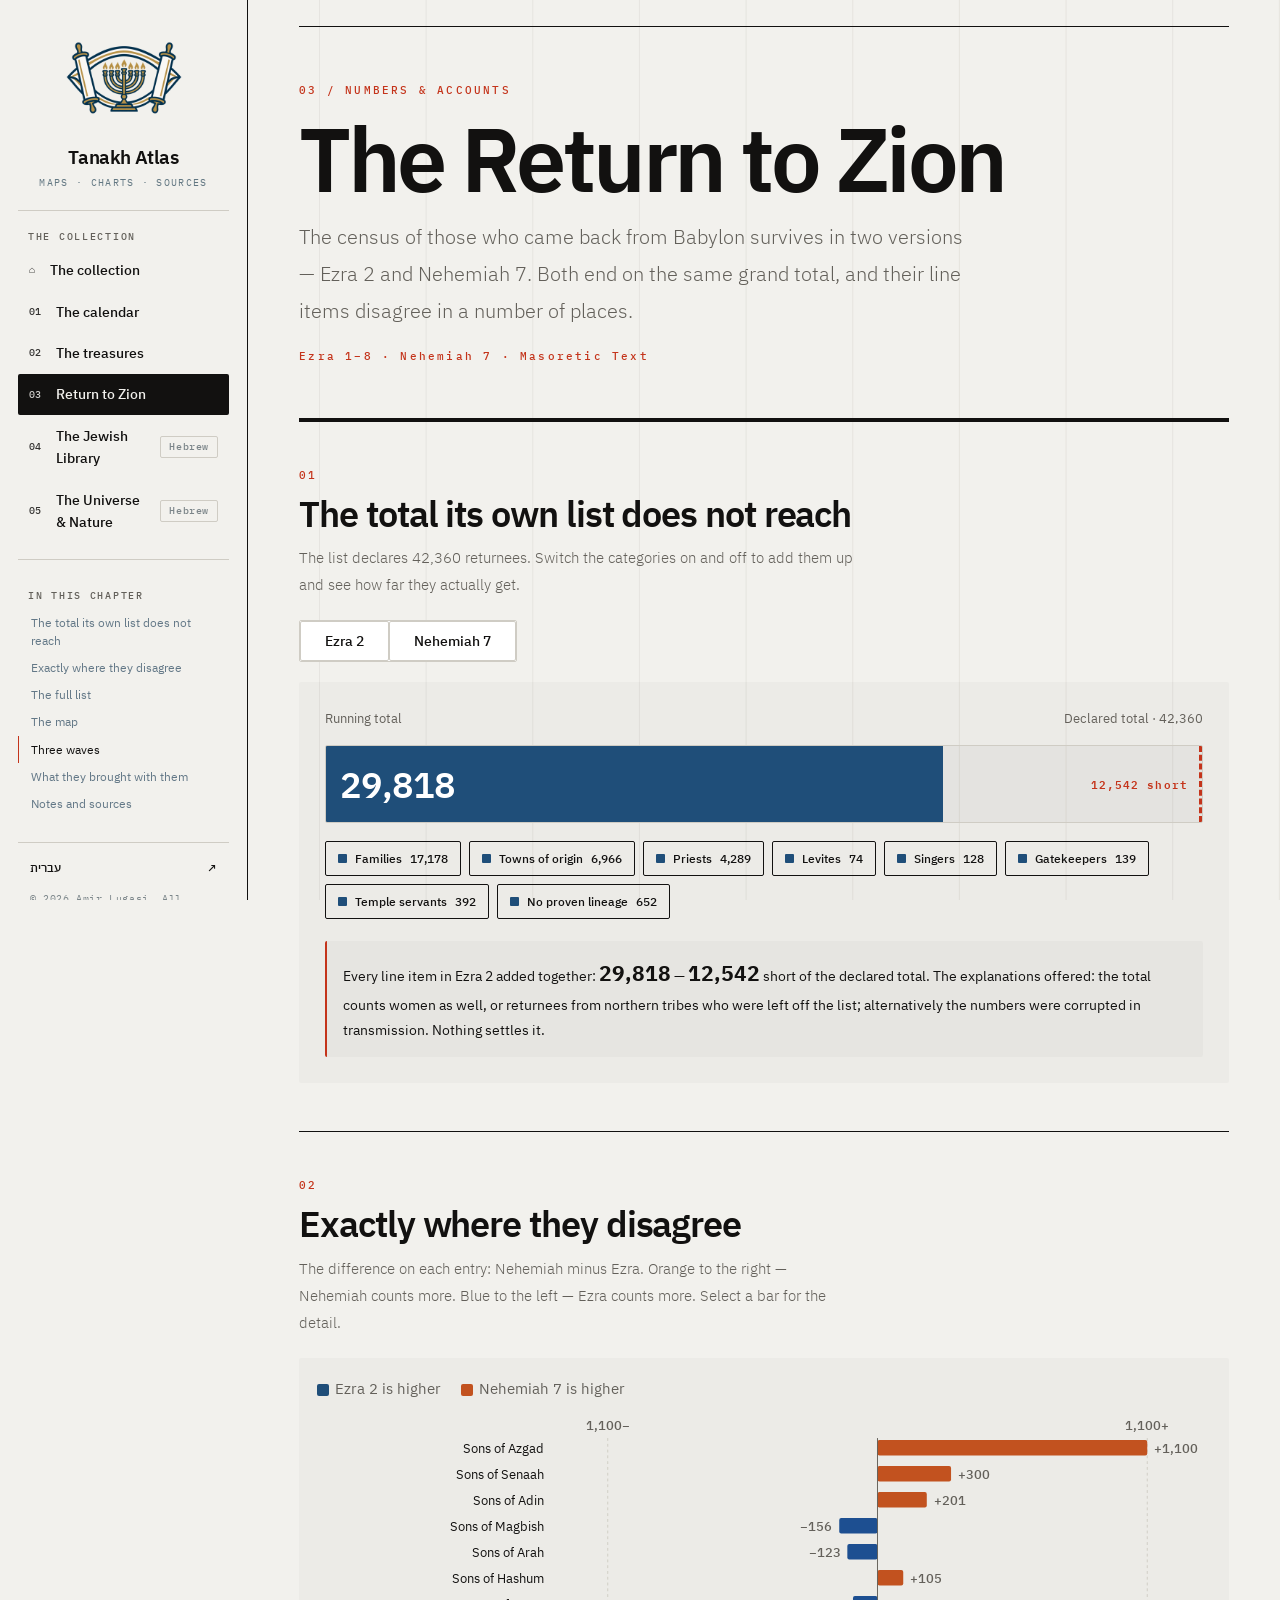
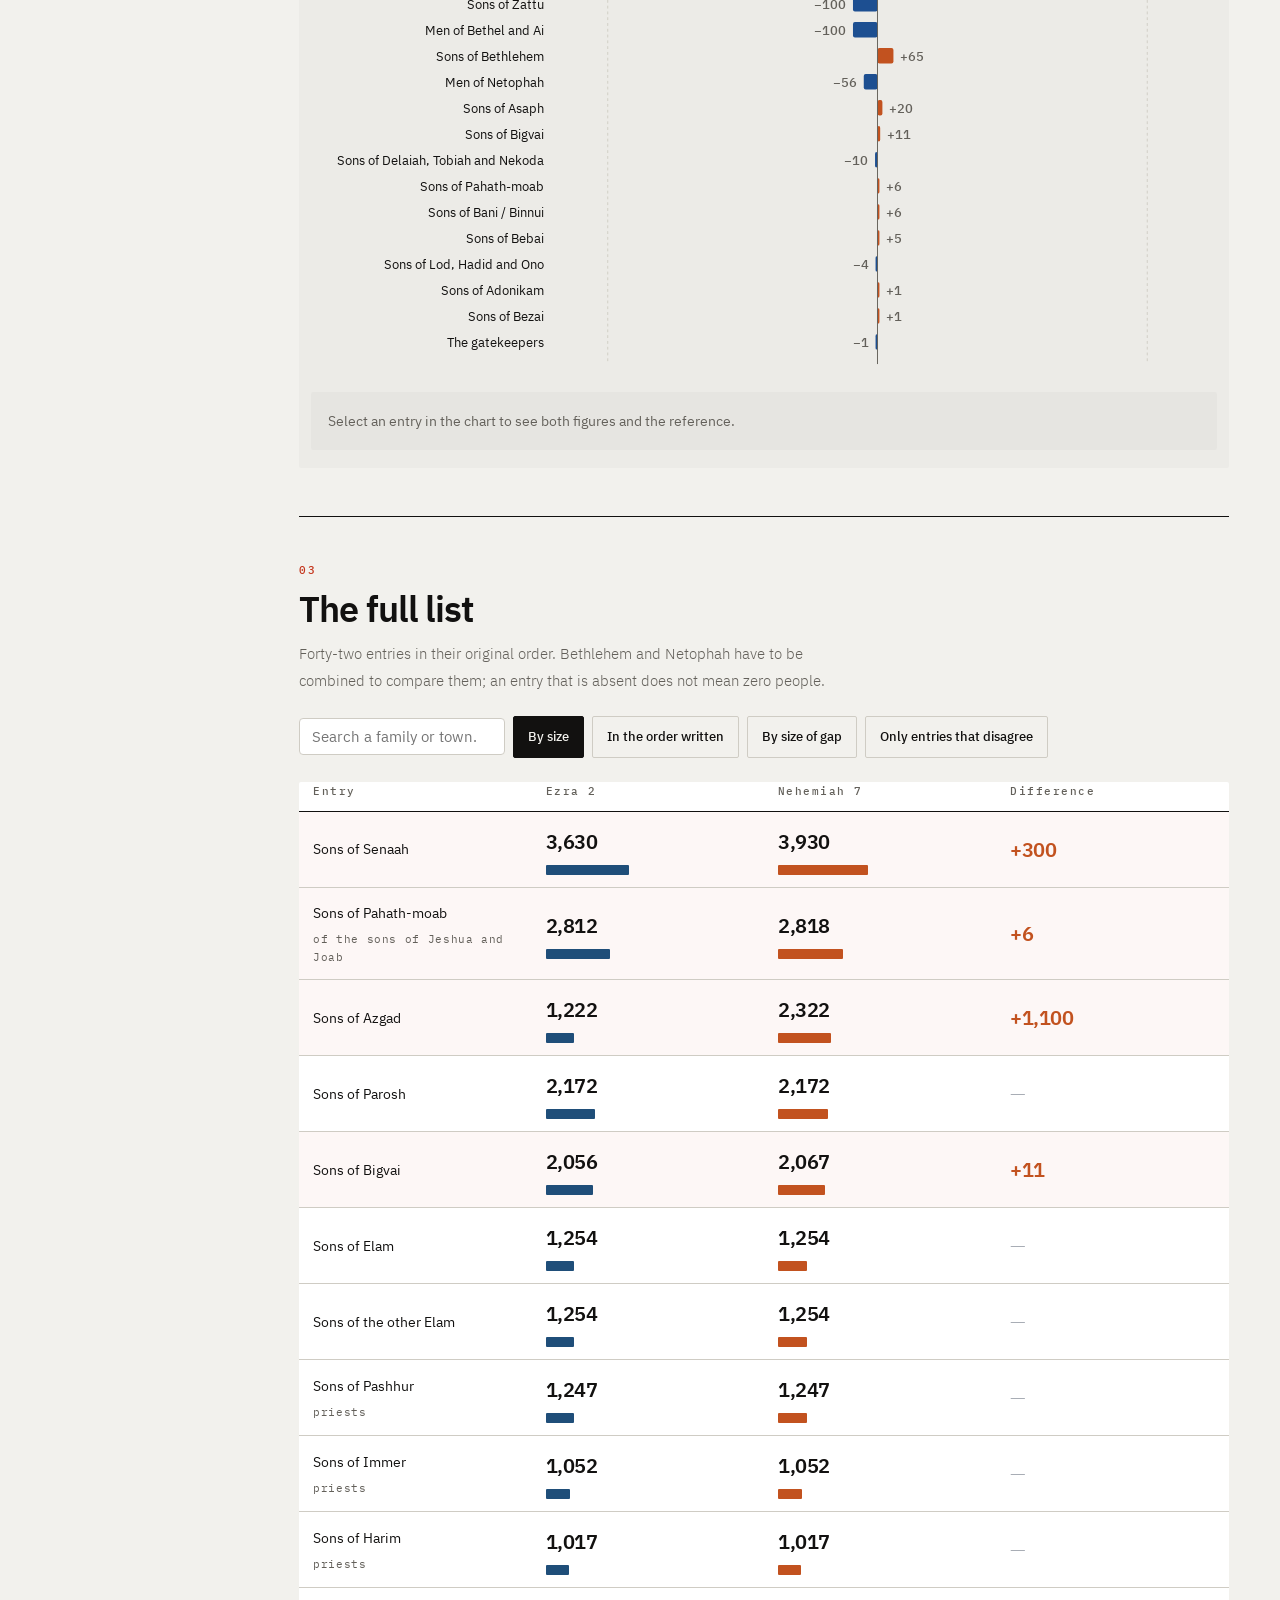
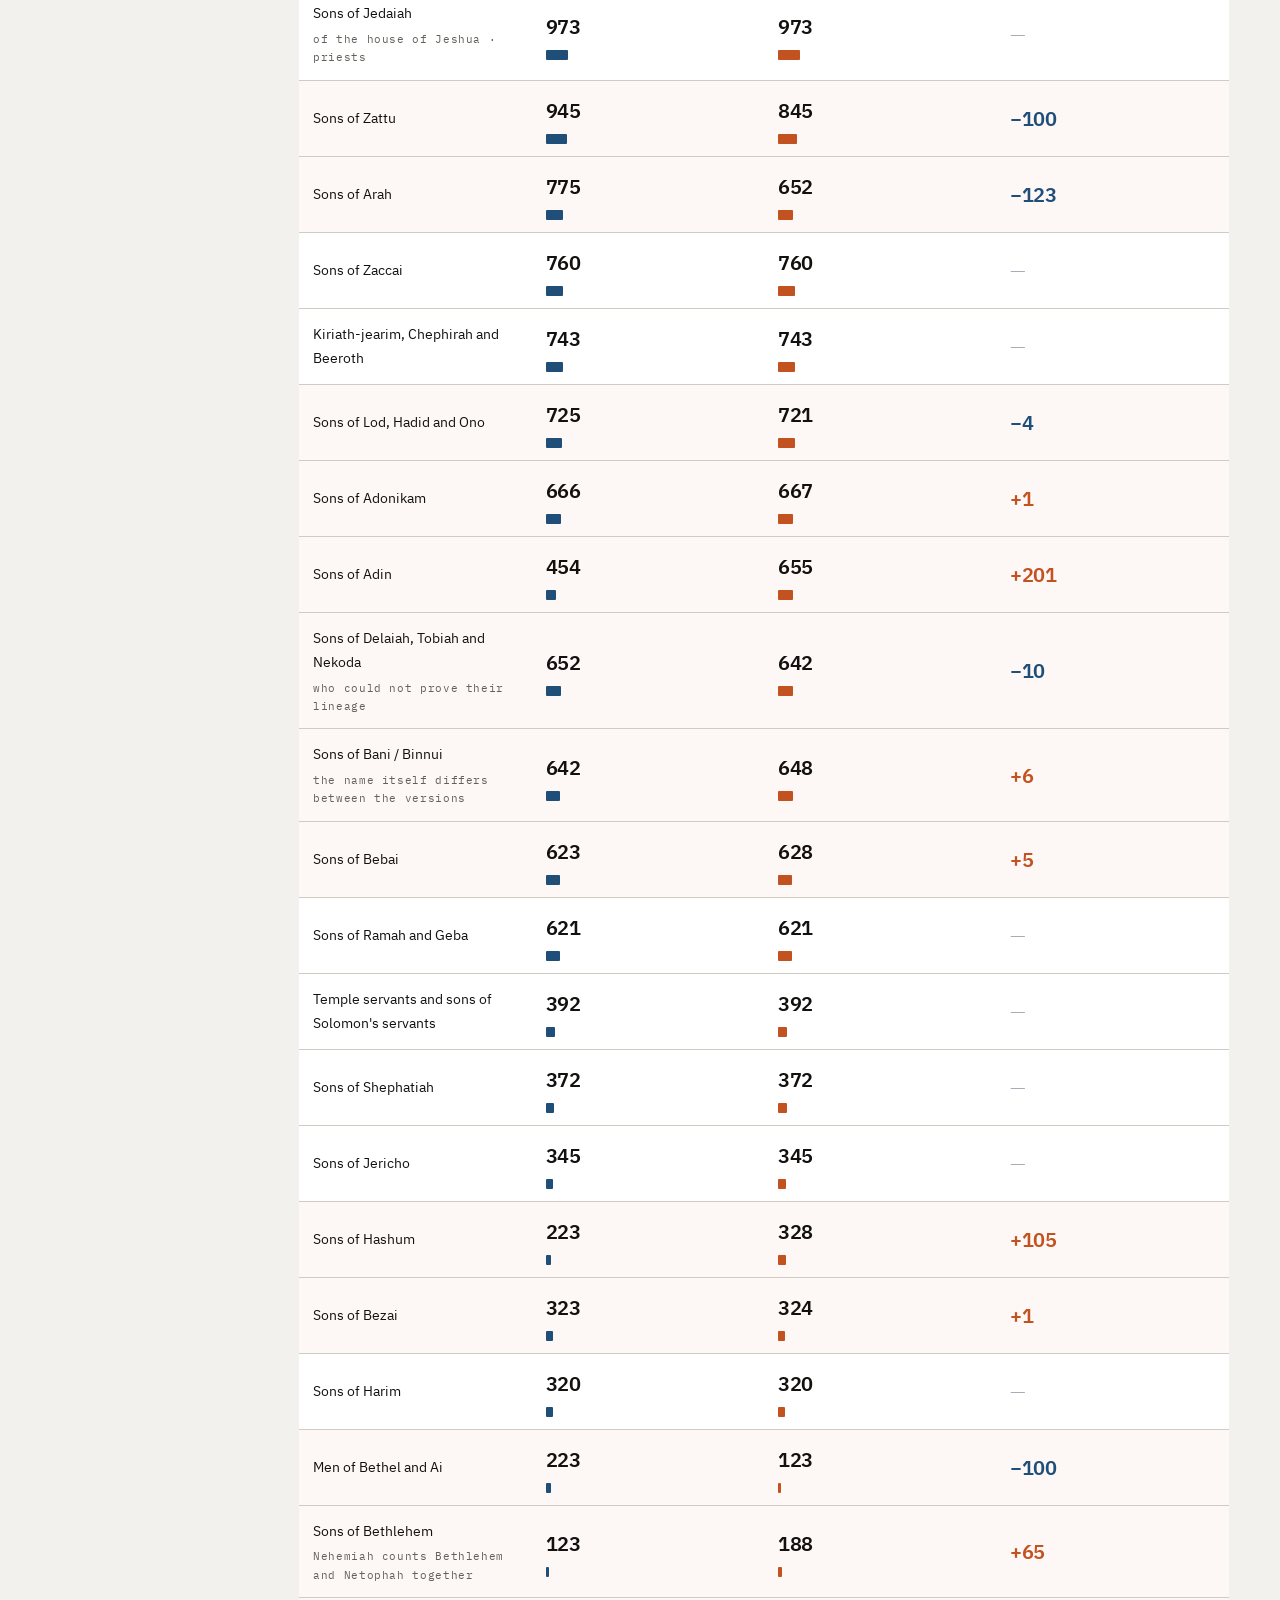
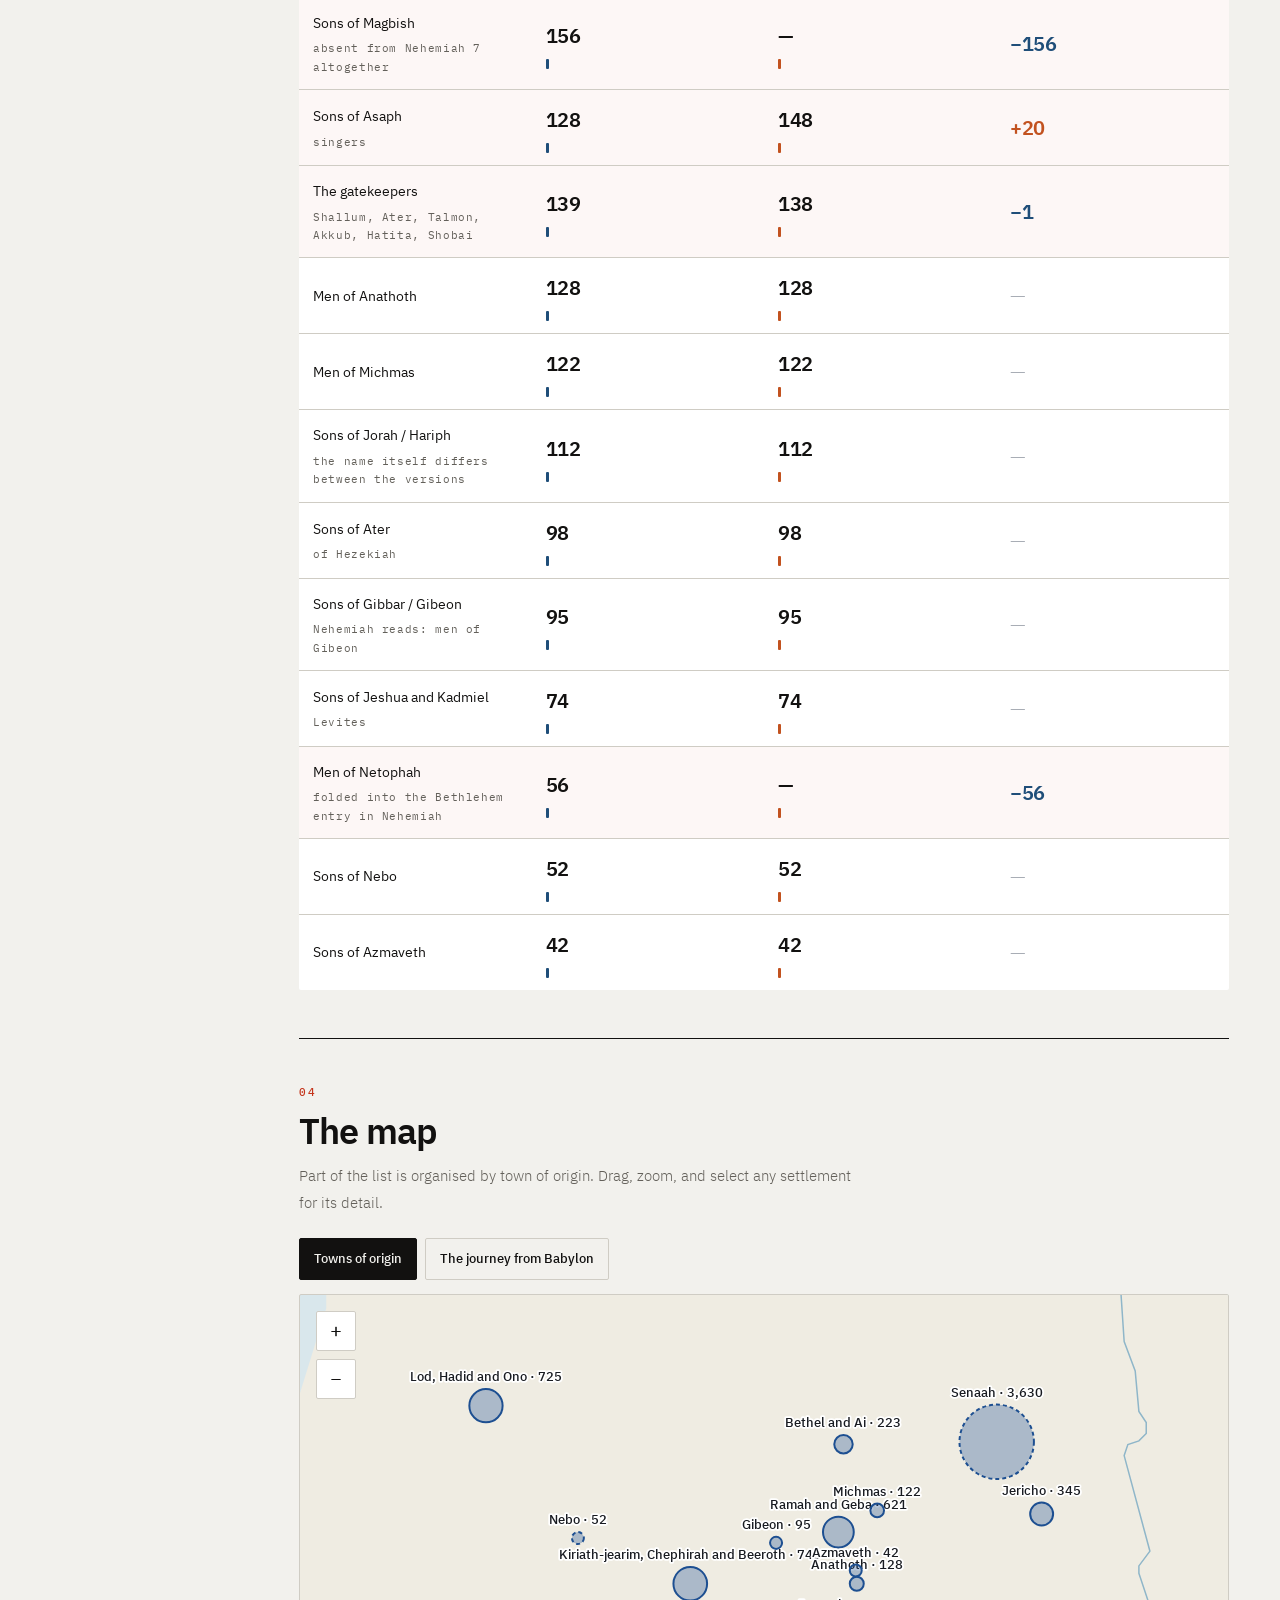
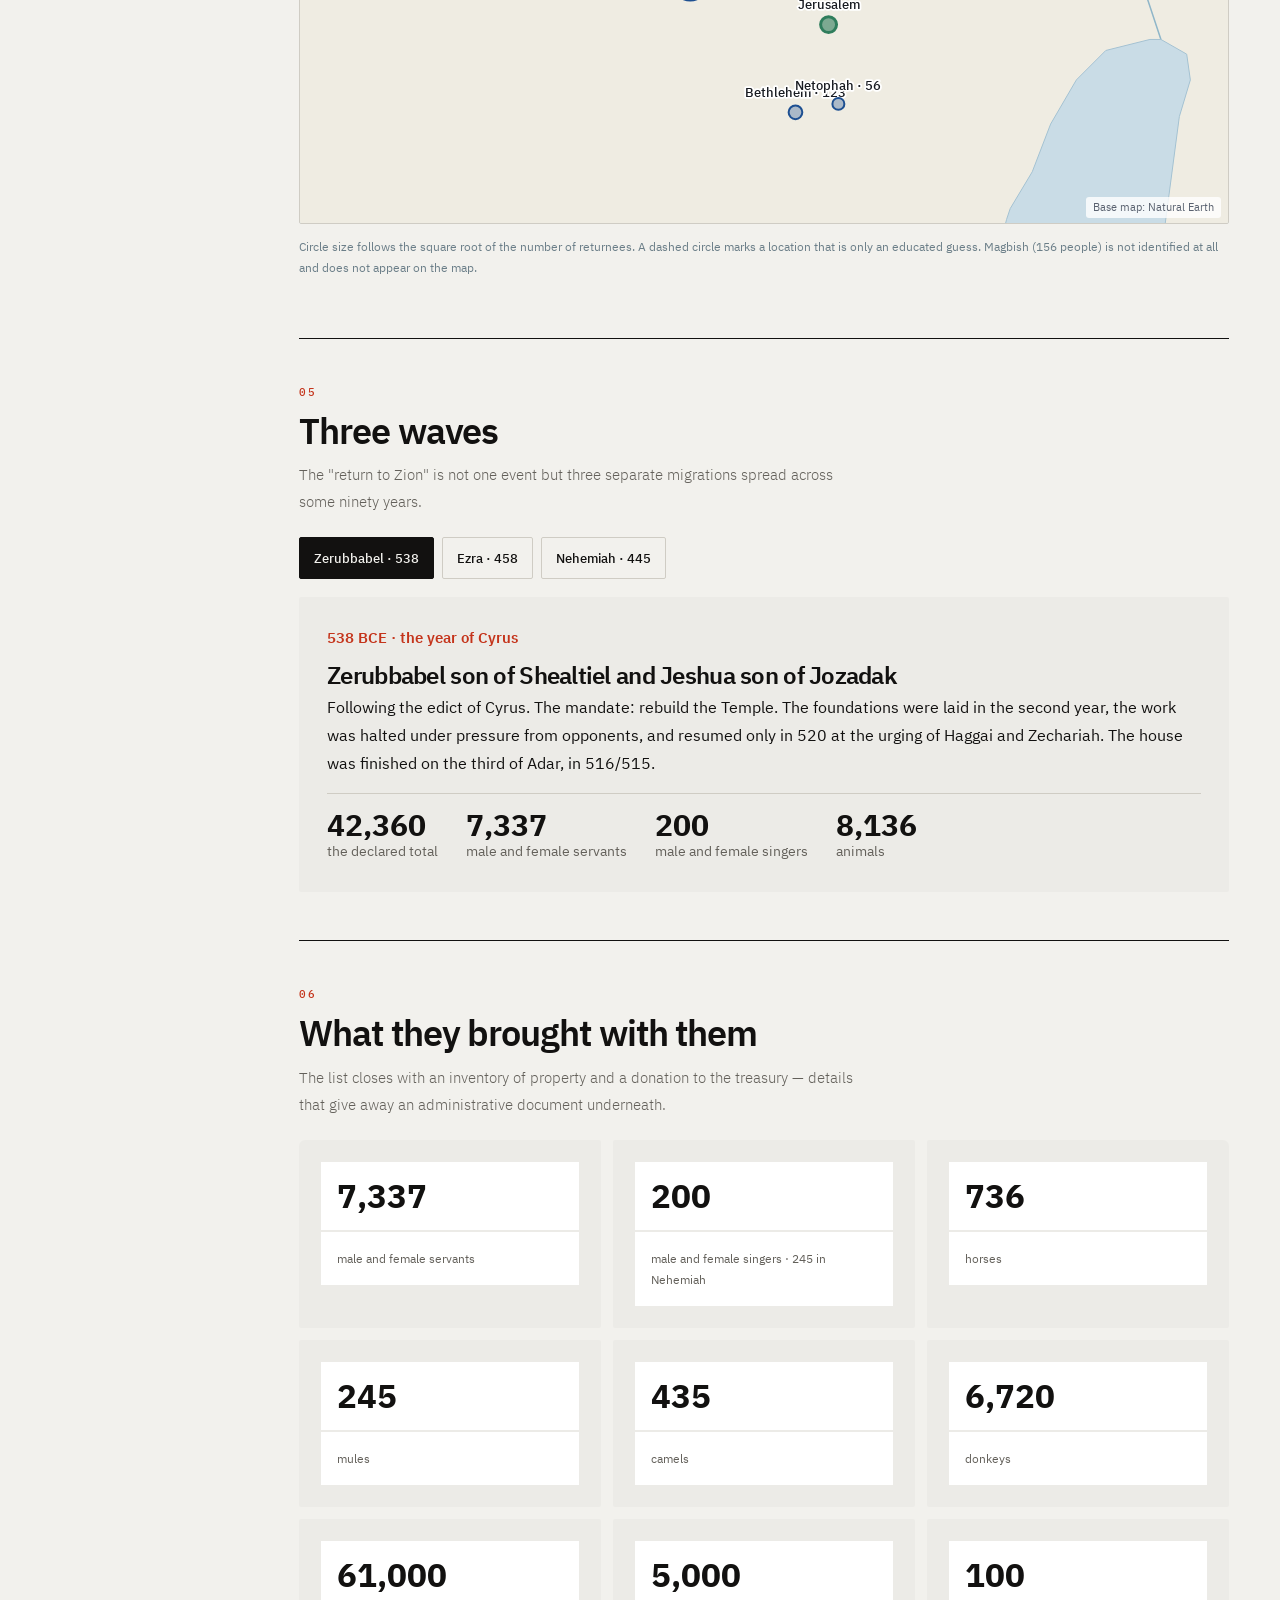
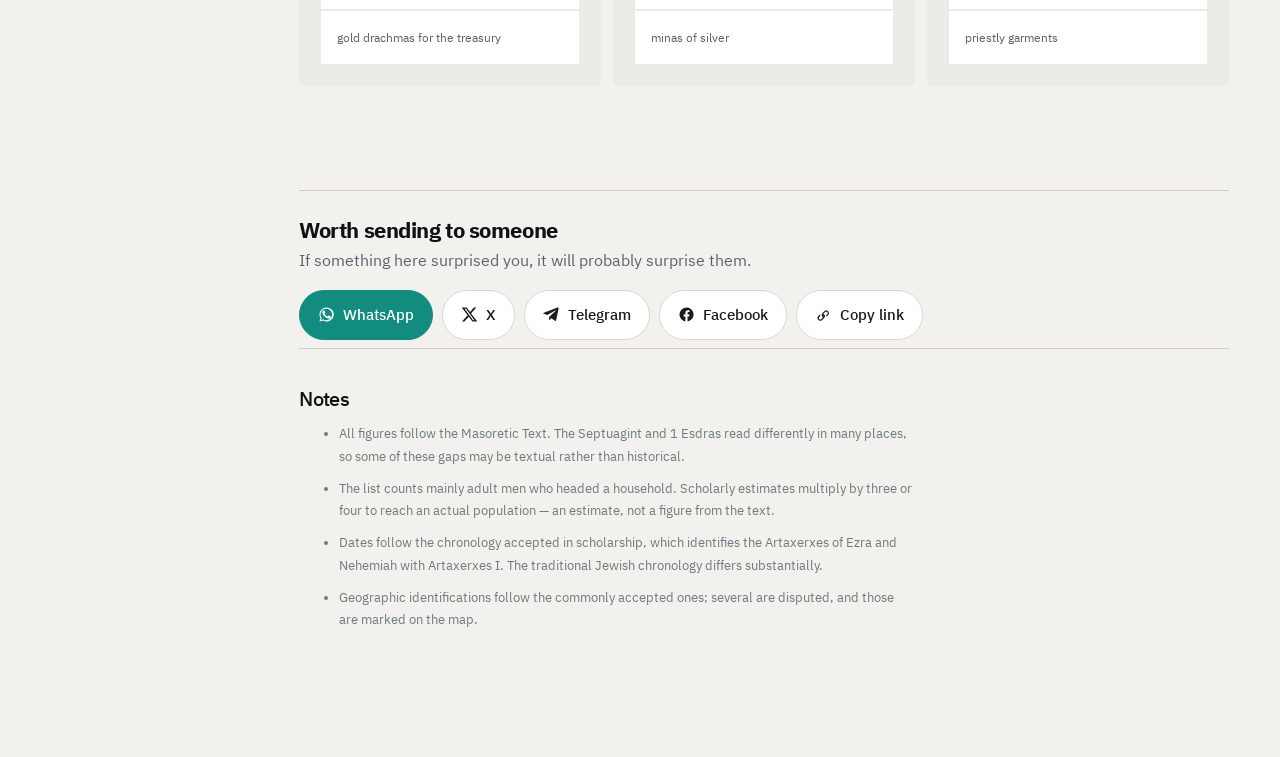
<file: site/en/return/index.html>
<!DOCTYPE html>

<html dir="ltr" lang="en">
<head>

<meta name="robots" content="index,follow,max-image-preview:large">
<link rel="canonical" href="https://lugasia.github.io/visual-tanakh/en/return/">
<link rel="alternate" hreflang="he" href="https://lugasia.github.io/visual-tanakh/en/return/">
<link rel="alternate" hreflang="en" href="https://lugasia.github.io/visual-tanakh/en/return/">
<link rel="alternate" hreflang="x-default" href="https://lugasia.github.io/visual-tanakh/en/return/">
<meta property="og:type" content="article">
<meta property="og:site_name" content="Tanakh Atlas">
<meta property="og:locale" content="en_US">
<meta property="og:url" content="https://lugasia.github.io/visual-tanakh/en/return/">
<meta property="og:title" content="42,360, says the list. Its own line items add up to 29,818.">
<meta property="og:description" content="Ezra 2 against Nehemiah 7: two lists of the same returning exiles, 21 entries that disagree, and a map of the towns they came from.">
<meta property="og:image" content="https://lugasia.github.io/visual-tanakh/assets/og-en.png">
<meta property="og:image:width" content="1200">
<meta property="og:image:height" content="630">
<meta name="twitter:card" content="summary_large_image">
<meta name="twitter:title" content="42,360, says the list. Its own line items add up to 29,818.">
<meta name="twitter:description" content="Ezra 2 against Nehemiah 7: 21 entries that disagree, and a map of the towns of origin.">
<meta name="twitter:image" content="https://lugasia.github.io/visual-tanakh/assets/og-en.png">
<meta name="theme-color" content="#F2F1ED">

<meta charset="utf-8"/>
<meta content="width=device-width, initial-scale=1" name="viewport"/>
<title>Return to Zion — the census, the gaps, the map</title>
<link href="https://fonts.googleapis.com" rel="preconnect"/>
<link crossorigin="" href="https://fonts.gstatic.com" rel="preconnect"/>
<link href="https://fonts.googleapis.com/css2?family=IBM+Plex+Sans+Hebrew:wght@200;300;400;500;600;700&family=IBM+Plex+Mono:wght@400;500;600&display=swap" rel="stylesheet"/>
<style>
:root{
  --bg:#F4F3EF;
  --card:#FFFFFF;
  --ink:#181B21;
  --ink2:#5A6270;
  --rule:#D8D6CE;
  --ezra:#1D4F91;
  --ezra-soft:#DCE6F3;
  --neh:#C2521F;
  --neh-soft:#F7E3D8;
  --gold:#9A7B12;
  --green:#2F7D5C;
}
*{box-sizing:border-box}
body{margin:0;background:var(--bg);color:var(--ink);font-family:'IBM Plex Sans Hebrew',system-ui,sans-serif;font-size:17px;line-height:1.65;font-weight:400}
h1,h2,h3{font-family:'IBM Plex Sans Hebrew',system-ui,sans-serif;line-height:1.15;margin:0;font-weight:700}
p{margin:0 0 1em}
.wrap{max-width:1020px;margin:0 auto;padding:0 20px}
.num{font-variant-numeric:tabular-nums}

/* masthead */
.mast{padding:56px 0 30px}
.mast h1{font-size:clamp(42px,8vw,78px);font-weight:900;letter-spacing:-.015em}
.mast .sub{font-size:clamp(17px,2.3vw,21px);color:var(--ink2);max-width:58ch;margin-top:12px}
.mast .refs{font-size:14px;color:var(--ink2);margin-top:16px}

section{padding:44px 0;border-top:1px solid var(--rule)}
section > h2{font-size:clamp(26px,4vw,36px);margin-bottom:8px}
section > .lede{color:var(--ink2);max-width:62ch;margin-bottom:26px;font-size:17px}

/* --- hero build-up --- */
.builder{background:var(--card);border:1px solid var(--rule);border-radius:6px;padding:26px}
.meter{position:relative;height:64px;background:#EDEBE4;border-radius:4px;overflow:hidden;margin:10px 0 8px}
.meter .grown{position:absolute;inset-inline-start:0;top:0;bottom:0;width:0;background:var(--ezra);transition:width .55s cubic-bezier(.2,.75,.3,1)}
.meter.n .grown{background:var(--neh)}
.meter .goal{position:absolute;inset-inline-end:0;top:0;bottom:0;border-inline-start:3px dashed var(--gold)}
.meter .inside{position:absolute;top:50%;transform:translateY(-50%);inset-inline-start:14px;color:#fff;font-weight:600;font-size:22px}
.meter .outside{position:absolute;top:50%;transform:translateY(-50%);inset-inline-end:14px;color:var(--gold);font-weight:600;font-size:16px}
.mrow{display:flex;justify-content:space-between;font-size:14px;color:var(--ink2);margin-bottom:14px}
.chips{display:flex;flex-wrap:wrap;gap:8px;margin-top:18px}
.chip{border:1px solid var(--rule);background:#fff;border-radius:999px;padding:7px 14px;font-size:14.5px;cursor:pointer;font-family:'IBM Plex Sans Hebrew',system-ui,sans-serif;color:var(--ink);display:flex;gap:8px;align-items:center}
.chip .c{width:9px;height:9px;border-radius:50%;background:var(--rule)}
.chip[aria-pressed="true"]{background:var(--ezra-soft);border-color:var(--ezra);color:var(--ezra);font-weight:500}
.chip[aria-pressed="true"] .c{background:var(--ezra)}
body.nehmode .chip[aria-pressed="true"]{background:var(--neh-soft);border-color:var(--neh);color:var(--neh)}
body.nehmode .chip[aria-pressed="true"] .c{background:var(--neh)}
.chip:focus-visible,.tab:focus-visible,.ctl:focus-visible{outline:2px solid var(--gold);outline-offset:2px}
.gapline{margin-top:22px;padding:14px 16px;background:#FBF6EC;border-inline-start:4px solid var(--gold);border-radius:4px;font-size:16px}
.gapline b{font-family:'IBM Plex Sans Hebrew',system-ui,sans-serif;font-size:21px}

/* source switch */
.switch{display:inline-flex;border:1px solid var(--rule);border-radius:999px;overflow:hidden;background:#fff;margin-bottom:20px}
.switch button{font-family:'IBM Plex Sans Hebrew',system-ui,sans-serif;font-size:15px;padding:9px 20px;border:0;background:transparent;cursor:pointer;color:var(--ink2)}
.switch button[aria-pressed="true"]{background:var(--ezra);color:#fff;font-weight:500}
.switch button.nb[aria-pressed="true"]{background:var(--neh)}

/* --- diverging gaps --- */
.gapwrap{background:var(--card);border:1px solid var(--rule);border-radius:6px;padding:20px 14px}
.gapkey{display:flex;gap:20px;font-size:14.5px;color:var(--ink2);margin:0 6px 12px;flex-wrap:wrap}
.gapkey i{display:inline-block;width:12px;height:12px;margin-inline-end:6px;vertical-align:-2px;border-radius:2px}
svg.gaps{display:block;width:100%;height:auto;font-family:'IBM Plex Sans Hebrew',system-ui,sans-serif}
svg.gaps .lbl{font-size:13.5px;fill:var(--ink)}
svg.gaps .val{direction:ltr;font-size:13px;fill:var(--ink2);font-weight:500}
svg.gaps rect.bar{cursor:pointer}
svg.gaps g:hover rect.bar{opacity:.75}
svg.gaps .axis{stroke:var(--ink2);stroke-width:1}
svg.gaps .grid{stroke:var(--rule);stroke-width:1;stroke-dasharray:3 3}
.gapdetail{margin-top:14px;padding:14px 16px;background:#F2F1ED;border-radius:4px;font-size:15.5px;min-height:56px;color:var(--ink2)}
.gapdetail b{color:var(--ink)}

/* --- table --- */
.controls{display:flex;flex-wrap:wrap;gap:9px;align-items:center;margin-bottom:16px}
.ctl{font-family:'IBM Plex Sans Hebrew',system-ui,sans-serif;font-size:14.5px;background:#fff;border:1px solid var(--rule);border-radius:4px;padding:8px 14px;cursor:pointer;color:var(--ink)}
.ctl[aria-pressed="true"]{background:var(--ink);color:#fff;border-color:var(--ink)}
input.search{font-family:'IBM Plex Sans Hebrew',system-ui,sans-serif;font-size:14.5px;padding:8px 12px;border:1px solid var(--rule);border-radius:4px;min-width:170px;background:#fff;color:var(--ink)}
input.search:focus{outline:2px solid var(--gold);outline-offset:1px}
table{width:100%;border-collapse:collapse;background:var(--card);border:1px solid var(--rule);border-radius:6px;overflow:hidden}
th{text-align:start;font-weight:600;font-size:13.5px;color:var(--ink2);padding:11px 12px;border-bottom:2px solid var(--rule);background:#FAF9F6}
td{padding:9px 12px;border-bottom:1px solid var(--rule);font-size:15.5px;vertical-align:middle}
tr:last-child td{border-bottom:0}
tr.d td{background:#FDF3EE}
td.n{font-variant-numeric:tabular-nums;white-space:nowrap}
.minibar{display:block;height:7px;border-radius:2px;margin-top:3px}
.mb-e{background:var(--ezra)}
.mb-n{background:var(--neh)}
td .tag{font-size:12.5px;color:var(--ink2);display:block;font-weight:300}
.delta{font-weight:600;font-variant-numeric:tabular-nums}
.delta.up{color:var(--neh)}
.delta.dn{color:var(--ezra)}
.delta.eq{color:#A8ADB5;font-weight:400}

/* --- map --- */
#map{height:520px;border:1px solid var(--rule);border-radius:6px;background:#C9DCE6;z-index:0}
.maptabs{display:flex;gap:8px;margin-bottom:14px;flex-wrap:wrap}
.tab{font-family:'IBM Plex Sans Hebrew',system-ui,sans-serif;font-size:14.5px;background:#fff;border:1px solid var(--rule);border-radius:4px;padding:8px 15px;cursor:pointer;color:var(--ink)}
.tab[aria-pressed="true"]{background:var(--ezra);color:#fff;border-color:var(--ezra)}
.leaflet-popup-content{font-family:'IBM Plex Sans Hebrew',system-ui,sans-serif;font-size:14.5px;direction:rtl;text-align:right;margin:12px 14px}
.leaflet-popup-content h4{font-family:'IBM Plex Sans Hebrew',system-ui,sans-serif;font-size:19px;margin:0 0 6px;font-weight:700}
.leaflet-popup-content .pn{display:flex;gap:14px;margin:6px 0}
.leaflet-popup-content .pn span{font-variant-numeric:tabular-nums}
.leaflet-popup-content .ref{color:#5A6270;font-size:12.5px;margin-top:6px}
.mapnote{font-size:14px;color:var(--ink2);margin-top:12px}

/* --- waves --- */
.wavetabs{display:flex;gap:8px;margin-bottom:18px;flex-wrap:wrap}
.wavepanel{background:var(--card);border:1px solid var(--rule);border-radius:6px;padding:24px}
.wavepanel h3{font-size:24px;margin-bottom:4px}
.wavepanel .yr{color:var(--gold);font-weight:600;font-size:15px;margin-bottom:10px}
.wavepanel .figs{display:flex;gap:28px;flex-wrap:wrap;margin-top:16px;padding-top:16px;border-top:1px solid var(--rule)}
.wavepanel .figs div .v{font-family:'IBM Plex Sans Hebrew',system-ui,sans-serif;font-size:30px;font-weight:900;line-height:1}
.wavepanel .figs div .t{font-size:13.5px;color:var(--ink2)}

/* --- goods --- */
.goods{display:grid;grid-template-columns:repeat(auto-fit,minmax(140px,1fr));gap:1px;background:var(--rule);border:1px solid var(--rule);border-radius:6px;overflow:hidden}
.goods div{background:var(--card);padding:16px}
.goods .v{font-family:'IBM Plex Sans Hebrew',system-ui,sans-serif;font-size:27px;font-weight:700;line-height:1.1;color:var(--ezra)}
.goods .t{font-size:14px;color:var(--ink2);margin-top:2px}

.mapwrap{position:relative;overflow:hidden;background:#C9DCE6}
.msvg{display:block;width:100%;height:100%;touch-action:pan-y;cursor:grab;-webkit-user-select:none;user-select:none}
.msvg:active{cursor:grabbing}
.mlab{font-family:'IBM Plex Sans Hebrew',system-ui,sans-serif,-apple-system,"Arial Hebrew",Arial,sans-serif;font-size:13.5px;font-weight:500;fill:#181B21}
.mzoom{position:absolute;top:10px;inset-inline-start:10px;display:flex;flex-direction:column;gap:5px;z-index:2}
.mzoom button{width:36px;height:36px;border:1px solid #C9C4B6;background:#fff;border-radius:5px;font-size:20px;line-height:1;cursor:pointer;color:#181B21;font-family:inherit}
.mzoom button:active{background:#EDEBE4}
.mattr{position:absolute;bottom:5px;inset-inline-end:7px;font-size:11px;color:#5A6270;background:rgba(255,255,255,.8);padding:1px 7px;border-radius:3px;z-index:2}
.mpop{position:absolute;z-index:3;background:#fff;border:1px solid #C9C4B6;border-radius:7px;box-shadow:0 5px 22px rgba(0,0,0,.18);padding:15px 17px 14px;max-width:270px;font-size:14.5px;line-height:1.6}
.mpop h4{font-family:'IBM Plex Sans Hebrew',system-ui,sans-serif;font-size:18px;margin:0 0 5px;font-weight:700}
.mpop .mx{position:absolute;top:3px;inset-inline-start:7px;border:0;background:transparent;font-size:20px;cursor:pointer;color:#5A6270;line-height:1;padding:2px 4px;font-family:inherit}
.mpop .ref{color:#5A6270;font-size:12.5px;margin-top:7px}
.mpop .pn{display:flex;gap:14px;margin:6px 0;font-variant-numeric:tabular-nums}
.maphint{font-size:13px;color:#5A6270;margin-top:8px}

footer{padding:40px 0 64px;border-top:1px solid var(--rule);font-size:15px;color:var(--ink2)}
footer h3{font-size:20px;color:var(--ink);margin-bottom:12px}
footer li{margin-bottom:9px;max-width:72ch}

@media (max-width:640px){
  body{font-size:16px}
  #map{height:400px}
  td,th{padding:8px 8px;font-size:14.5px}
  .meter .inside{font-size:18px}
}
@media (prefers-reduced-motion:reduce){.meter .grown{transition:none}}

table{table-layout:fixed}
.chapter-page th,.chapter-page td{width:25%}
/* atlas.css sets .chapter-page td, so the figures have to out-specify it */
.chapter-page td.n{font-size:20px;font-weight:600;letter-spacing:-.025em;padding:12px 14px}
.chapter-page td.n .minibar{height:10px;border-radius:1px;margin-top:6px}
.chapter-page td.n .delta{font-size:20px}
@media(max-width:640px){.chapter-page td.n,.chapter-page td.n .delta{font-size:16px}
  .chapter-page td.n .minibar{height:8px}}
</style>
<style>.atlas-nav{display:flex;flex-wrap:wrap;gap:12px 24px;padding:16px max(20px,calc((100% - 1020px)/2));border-bottom:1px solid #D8D6CE;font:14px 'IBM Plex Sans Hebrew',system-ui,sans-serif;background:#F4F3EF}.atlas-nav a{color:#181B21;text-decoration:none}.atlas-nav a:first-child{font-weight:700;margin-inline-end:auto}.atlas-nav a:hover{text-decoration:underline}.atlas-draft{padding:8px 20px;background:#eee8db;color:#514831;text-align:center;font:13px 'IBM Plex Sans Hebrew',system-ui,sans-serif}</style><link href="../../assets/atlas.css" rel="stylesheet"/><link href="../../assets/logo-96.png" rel="icon" type="image/png"/><script defer="" src="../../assets/atlas.js"></script><link href="../../assets/share.css" rel="stylesheet"/>
</head>
<body class="chapter-page chapter-return"><a class="skip-link" href="#main-content">Skip to content</a><div class="mobile-bar"><a href="../../en/"><img alt="" height="44" src="../../assets/logo-96.png" width="44"/><span>Tanakh Atlas</span></a><button aria-controls="atlas-sidebar" aria-expanded="false" aria-label="Open navigation" id="menu-toggle"><span></span><span></span><span></span></button></div><div hidden="" id="nav-backdrop"></div><aside aria-label="Main navigation" class="atlas-sidebar" id="atlas-sidebar"><div class="sidebar-top"><a class="atlas-brand" href="../../en/"><img alt="" height="130" src="../../assets/logo-320.png" width="150"/><strong>Tanakh Atlas</strong><span>MAPS · CHARTS · SOURCES</span></a><button aria-label="Close navigation" class="nav-close" id="nav-close">×</button></div><nav aria-label="Collection chapters" class="library-nav"><p class="nav-caption">THE COLLECTION</p><a class="side-link" href="../../en/"><span class="side-index">⌂</span><span>The collection</span></a><a class="side-link" href="../../en/calendar/"><span class="side-index">01</span><span>The calendar</span></a><a class="side-link" href="../../en/treasures/"><span class="side-index">02</span><span>The treasures</span></a><a aria-current="page" class="side-link" href="../../en/return/"><span class="side-index">03</span><span>Return to Zion</span></a><a class="side-link" href="../../he/library/"><span class="side-index">04</span><span>The Jewish Library</span><span class="ch-lang">Hebrew</span></a><a class="side-link" href="../../he/nature/"><span class="side-index">05</span><span>The Universe &amp; Nature</span><span class="ch-lang">Hebrew</span></a></nav><nav aria-label="Table of contents" class="chapter-toc"><p class="nav-caption">IN THIS CHAPTER</p><a class="toc-link" href="#section-1">The total its own list does not reach</a><a class="toc-link" href="#section-2">Exactly where they disagree</a><a class="toc-link" href="#section-3">The full list</a><a class="toc-link" href="#section-4">The map</a><a class="toc-link" href="#section-5">Three waves</a><a class="toc-link" href="#section-6">What they brought with them</a><a class="toc-link" href="#chapter-notes">Notes and sources</a></nav><div class="sidebar-bottom"><a class="language-link" href="../../he/return/" lang="he">עברית<span aria-hidden="true">↗</span></a><p class="copyright">© 2026 Amir Lugasi. All rights reserved.</p></div></aside>
<main class="wrap atlas-main" id="main-content">
<header class="mast"><p class="chapter-eyebrow">03 / NUMBERS &amp; ACCOUNTS</p>
<h1>The Return to Zion</h1>
<p class="sub">The census of those who came back from Babylon survives in two versions — Ezra 2 and Nehemiah 7. Both end on the same grand total, and their line items disagree in a number of places.</p>
<p class="refs">Ezra 1–8 · Nehemiah 7 · Masoretic Text</p>
</header>
<section data-section="01" id="section-1">
<h2>The total its own list does not reach</h2>
<p class="lede">The list declares 42,360 returnees. Switch the categories on and off to add them up and see how far they actually get.</p>
<div class="switch">
<button aria-pressed="true" id="srcE">Ezra 2</button>
<button aria-pressed="false" class="nb" id="srcN">Nehemiah 7</button>
</div>
<div class="builder">
<div class="mrow"><span>Running total</span><span>Declared total · 42,360</span></div>
<div class="meter" id="meter">
<div class="grown" id="grown"></div>
<div class="goal"></div>
<div class="inside num" id="running">0</div>
<div class="outside num" id="missing"></div>
</div>
<div class="chips" id="chips"></div>
<div class="gapline" id="gapline"></div>
</div>
</section>
<section data-section="02" id="section-2">
<h2>Exactly where they disagree</h2>
<p class="lede">The difference on each entry: Nehemiah minus Ezra. Orange to the right — Nehemiah counts more. Blue to the left — Ezra counts more. Select a bar for the detail.</p>
<div class="gapwrap">
<div class="gapkey">
<span><i style="background:var(--ezra)"></i>Ezra 2 is higher</span>
<span><i style="background:var(--neh)"></i>Nehemiah 7 is higher</span>
</div>
<svg aria-label="Chart of the differences between Ezra 2 and Nehemiah 7" class="gaps" id="gaps" role="img"></svg>
<div class="gapdetail" id="gapdetail">Select an entry in the chart to see both figures and the reference.</div>
</div>
</section>
<section data-section="03" id="section-3">
<h2>The full list</h2>
<p class="lede">Forty-two entries in their original order. Bethlehem and Netophah have to be combined to compare them; an entry that is absent does not mean zero people.</p>
<div class="controls">
<input aria-label="Search the list" class="search" id="q" placeholder="Search a family or town…" type="search"/>
<button aria-pressed="true" class="ctl" id="sSize">By size</button>
<button aria-pressed="false" class="ctl" id="sOrder">In the order written</button>
<button aria-pressed="false" class="ctl" id="sGap">By size of gap</button>
<button aria-pressed="false" class="ctl" id="fDiff">Only entries that disagree</button>
</div>
<div aria-label="Data table — scrolls sideways" class="table-scroll" role="region" tabindex="0"><table>
<thead><tr>
<th>Entry</th><th class="n">Ezra 2</th><th class="n">Nehemiah 7</th><th class="n">Difference</th>
</tr></thead>
<tbody id="tbody"></tbody>
</table></div>
</section>
<section data-section="04" id="section-4">
<h2>The map</h2>
<p class="lede">Part of the list is organised by town of origin. Drag, zoom, and select any settlement for its detail.</p>
<div class="maptabs">
<button aria-pressed="true" class="tab" id="tYehud">Towns of origin</button>
<button aria-pressed="false" class="tab" id="tRoute">The journey from Babylon</button>
</div>
<div id="map"></div>
<p class="mapnote" id="mapnote">Circle size follows the square root of the number of returnees. A dashed circle marks a location that is only an educated guess. Magbish (156 people) is not identified at all and does not appear on the map.</p>
</section>
<section data-section="05" id="section-5">
<h2>Three waves</h2>
<p class="lede">The "return to Zion" is not one event but three separate migrations spread across some ninety years.</p>
<div class="wavetabs">
<button aria-pressed="true" class="tab" data-w="0">Zerubbabel · 538</button>
<button aria-pressed="false" class="tab" data-w="1">Ezra · 458</button>
<button aria-pressed="false" class="tab" data-w="2">Nehemiah · 445</button>
</div>
<div class="wavepanel" id="wavepanel"></div>
</section>
<section data-section="06" id="section-6">
<h2>What they brought with them</h2>
<p class="lede">The list closes with an inventory of property and a donation to the treasury — details that give away an administrative document underneath.</p>
<div class="goods" id="goods"></div>
</section>
<div class="share-block" data-hook="42,360, says the list. Its own line items add up to 29,818."></div>

<footer id="chapter-notes">
<h3>Notes</h3>
<ul>
<li>All figures follow the Masoretic Text. The Septuagint and 1 Esdras read differently in many places, so some of these gaps may be textual rather than historical.</li>
<li>The list counts mainly adult men who headed a household. Scholarly estimates multiply by three or four to reach an actual population — an estimate, not a figure from the text.</li>
<li>Dates follow the chronology accepted in scholarship, which identifies the Artaxerxes of Ezra and Nehemiah with Artaxerxes I. The traditional Jewish chronology differs substantially.</li>
<li>Geographic identifications follow the commonly accepted ones; several are disputed, and those are marked on the map.</li>
</ul>
</footer>
</main>
<script>
const fmt=n=>n.toLocaleString("en-US");
const DECLARED=42360;

/* ===== data: Ezra 2 vs Nehemiah 7 ===== */
const rows=[
 {n:"Sons of Parosh",e:2172,x:2172,k:"f",r:"2:3"},
 {n:"Sons of Shephatiah",e:372,x:372,k:"f",r:"2:4"},
 {n:"Sons of Arah",e:775,x:652,k:"f",r:"2:5"},
 {n:"Sons of Pahath-moab",e:2812,x:2818,k:"f",s:"of the sons of Jeshua and Joab",r:"2:6"},
 {n:"Sons of Elam",e:1254,x:1254,k:"f",r:"2:7"},
 {n:"Sons of Zattu",e:945,x:845,k:"f",r:"2:8"},
 {n:"Sons of Zaccai",e:760,x:760,k:"f",r:"2:9"},
 {n:"Sons of Bani / Binnui",e:642,x:648,k:"f",s:"the name itself differs between the versions",r:"2:10"},
 {n:"Sons of Bebai",e:623,x:628,k:"f",r:"2:11"},
 {n:"Sons of Azgad",e:1222,x:2322,k:"f",r:"2:12"},
 {n:"Sons of Adonikam",e:666,x:667,k:"f",r:"2:13"},
 {n:"Sons of Bigvai",e:2056,x:2067,k:"f",r:"2:14"},
 {n:"Sons of Adin",e:454,x:655,k:"f",r:"2:15"},
 {n:"Sons of Ater",e:98,x:98,k:"f",s:"of Hezekiah",r:"2:16"},
 {n:"Sons of Bezai",e:323,x:324,k:"f",r:"2:17"},
 {n:"Sons of Jorah / Hariph",e:112,x:112,k:"f",s:"the name itself differs between the versions",r:"2:18"},
 {n:"Sons of Hashum",e:223,x:328,k:"f",r:"2:19"},
 {n:"Sons of Gibbar / Gibeon",e:95,x:95,k:"f",s:"Nehemiah reads: men of Gibeon",r:"2:20"},
 {n:"Sons of Bethlehem",e:123,x:188,k:"p",s:"Nehemiah counts Bethlehem and Netophah together",r:"2:21"},
 {n:"Men of Netophah",e:56,x:0,k:"p",s:"folded into the Bethlehem entry in Nehemiah",r:"2:22"},
 {n:"Men of Anathoth",e:128,x:128,k:"p",r:"2:23"},
 {n:"Sons of Azmaveth",e:42,x:42,k:"p",r:"2:24"},
 {n:"Kiriath-jearim, Chephirah and Beeroth",e:743,x:743,k:"p",r:"2:25"},
 {n:"Sons of Ramah and Geba",e:621,x:621,k:"p",r:"2:26"},
 {n:"Men of Michmas",e:122,x:122,k:"p",r:"2:27"},
 {n:"Men of Bethel and Ai",e:223,x:123,k:"p",r:"2:28"},
 {n:"Sons of Nebo",e:52,x:52,k:"p",r:"2:29"},
 {n:"Sons of Magbish",e:156,x:0,k:"p",s:"absent from Nehemiah 7 altogether",r:"2:30"},
 {n:"Sons of the other Elam",e:1254,x:1254,k:"f",r:"2:31"},
 {n:"Sons of Harim",e:320,x:320,k:"f",r:"2:32"},
 {n:"Sons of Lod, Hadid and Ono",e:725,x:721,k:"p",r:"2:33"},
 {n:"Sons of Jericho",e:345,x:345,k:"p",r:"2:34"},
 {n:"Sons of Senaah",e:3630,x:3930,k:"p",r:"2:35"},
 {n:"Sons of Jedaiah",e:973,x:973,k:"k",s:"of the house of Jeshua · priests",r:"2:36"},
 {n:"Sons of Immer",e:1052,x:1052,k:"k",s:"priests",r:"2:37"},
 {n:"Sons of Pashhur",e:1247,x:1247,k:"k",s:"priests",r:"2:38"},
 {n:"Sons of Harim",e:1017,x:1017,k:"k",s:"priests",r:"2:39"},
 {n:"Sons of Jeshua and Kadmiel",e:74,x:74,k:"l",s:"Levites",r:"2:40"},
 {n:"Sons of Asaph",e:128,x:148,k:"m",s:"singers",r:"2:41"},
 {n:"The gatekeepers",e:139,x:138,k:"g",s:"Shallum, Ater, Talmon, Akkub, Hatita, Shobai",r:"2:42"},
 {n:"Temple servants and sons of Solomon's servants",e:392,x:392,k:"t",r:"2:58"},
 {n:"Sons of Delaiah, Tobiah and Nekoda",e:652,x:642,k:"u",s:"who could not prove their lineage",r:"2:60"}
];
const sumE=rows.reduce((a,r)=>a+r.e,0);
const sumN=rows.reduce((a,r)=>a+r.x,0);

/* ===== source switch ===== */
let src="e";
const isN=()=>src==="n";
const val=r=>isN()?r.x:r.e;

/* ===== hero builder ===== */
const cats=[
 {id:"f",t:"Families"},{id:"p",t:"Towns of origin"},{id:"k",t:"Priests"},
 {id:"l",t:"Levites"},{id:"m",t:"Singers"},{id:"g",t:"Gatekeepers"},
 {id:"t",t:"Temple servants"},{id:"u",t:"No proven lineage"}
];
let on=new Set(cats.map(c=>c.id));
const chipsEl=document.getElementById("chips");
chipsEl.innerHTML=cats.map(c=>`<button class="chip" data-c="${c.id}" aria-pressed="true"><span class="c"></span>${c.t} <span class="num cv" data-cv="${c.id}"></span></button>`).join("");
chipsEl.querySelectorAll(".chip").forEach(b=>b.onclick=()=>{
  const id=b.dataset.c;
  if(on.has(id)){on.delete(id);b.setAttribute("aria-pressed","false");}
  else{on.add(id);b.setAttribute("aria-pressed","true");}
  updateHero();
});

function updateHero(){
  document.body.classList.toggle("nehmode",isN());
  document.getElementById("meter").classList.toggle("n",isN());
  cats.forEach(c=>{
    const v=rows.filter(r=>r.k===c.id).reduce((a,r)=>a+val(r),0);
    chipsEl.querySelector(`[data-cv="${c.id}"]`).textContent=fmt(v);
  });
  const total=rows.filter(r=>on.has(r.k)).reduce((a,r)=>a+val(r),0);
  const pct=Math.min(100,total/DECLARED*100);
  document.getElementById("grown").style.width=pct+"%";
  document.getElementById("running").textContent=fmt(total);
  const miss=DECLARED-total;
  document.getElementById("missing").textContent=miss>0?fmt(miss)+" short":"";
  const full=isN()?sumN:sumE;
  document.getElementById("gapline").innerHTML=
    `Every line item in ${isN()?"Nehemiah 7":"Ezra 2"} added together: <b>${fmt(full)}</b> — <b>${fmt(DECLARED-full)}</b> short of the declared total. `+
    `The explanations offered: the total counts women as well, or returnees from northern tribes who were left off the list; alternatively the numbers were corrupted in transmission. Nothing settles it.`;
}
document.getElementById("srcE").onclick=()=>{src="e";document.getElementById("srcE").setAttribute("aria-pressed","true");document.getElementById("srcN").setAttribute("aria-pressed","false");updateHero();renderTable();refreshMap();};
document.getElementById("srcN").onclick=()=>{src="n";document.getElementById("srcE").setAttribute("aria-pressed","false");document.getElementById("srcN").setAttribute("aria-pressed","true");updateHero();renderTable();refreshMap();};
updateHero();

/* ===== diverging gap chart ===== */
const diffs=rows.map((r,i)=>({...r,i,d:r.x-r.e})).filter(r=>r.d!==0).sort((a,b)=>Math.abs(b.d)-Math.abs(a.d));
(function drawGaps(){
  // The label column sits on the reading side: right in Hebrew, left in English.
  const RTL=document.documentElement.dir==="rtl";
  const LBL=250, PAD=14, RH=27, W=940, H=diffs.length*RH+46;
  const FIELD=W-LBL-PAD;                       // the width the bars live in
  const F0=RTL?PAD:LBL;                        // where that field starts
  const cx=F0+FIELD/2;
  const half=FIELD/2-58;
  const labelX=RTL?W-PAD:LBL-8;
  const labelAnchor=RTL?"start":"end";         // in rtl, start is the right edge
  const maxD=Math.max(...diffs.map(r=>Math.abs(r.d)));
  let s=`<svg viewBox="0 0 ${W} ${H}" xmlns="http://www.w3.org/2000/svg"></svg>`;
  const el=document.getElementById("gaps");
  el.setAttribute("viewBox",`0 0 ${W} ${H}`);
  let out=`<line class="grid" x1="${cx-half}" y1="26" x2="${cx-half}" y2="${H-14}"/>
           <line class="grid" x1="${cx+half}" y1="26" x2="${cx+half}" y2="${H-14}"/>
           <text class="val" x="${cx-half}" y="18" text-anchor="middle">${fmt(maxD)}−</text>
           <text class="val" x="${cx+half}" y="18" text-anchor="middle">${fmt(maxD)}+</text>`;
  diffs.forEach((r,idx)=>{
    const y=36+idx*RH;
    const w=Math.max(2,Math.abs(r.d)/maxD*half);
    const pos=r.d>0;
    const x=pos?cx:cx-w;
    out+=`<g data-i="${r.i}" tabindex="0" role="button" aria-label="${r.n}, difference ${r.d}">
      <rect x="${F0}" y="${y-13}" width="${FIELD}" height="${RH-3}" fill="transparent"/>
      <text class="lbl" x="${labelX}" y="${y+5}" text-anchor="${labelAnchor}">${r.n}</text>
      <rect class="bar" x="${x}" y="${y-8}" width="${w}" height="16" rx="2" fill="${pos?"#C2521F":"#1D4F91"}"/>
      <text class="val" x="${pos?x+w+7:x-7}" y="${y+5}" text-anchor="${pos?"start":"end"}">${pos?"+":"−"}${fmt(Math.abs(r.d))}</text>
    </g>`;
  });
  out+=`<line class="axis" x1="${cx}" y1="26" x2="${cx}" y2="${H-14}"/>`;
  el.innerHTML=out;
  el.querySelectorAll("g").forEach(g=>{
    const show=()=>{
      const r=rows[+g.dataset.i];
      document.getElementById("gapdetail").innerHTML=
        `<b>${r.n}</b>${r.s?` — ${r.s}`:""}<br>Ezra 2: <b>${fmt(r.e)}</b> · Nehemiah 7: <b>${r.x?fmt(r.x):"not listed"}</b> · difference ${r.x-r.e>0?"+":"−"}${fmt(Math.abs(r.x-r.e))} · Ezra ${r.r}`;
    };
    g.addEventListener("click",show);
    g.addEventListener("focus",show);
    g.addEventListener("mouseenter",show);
  });
})();

/* ===== table ===== */
let sortMode="size", diffOnly=false, query="";
const tbody=document.getElementById("tbody");
const maxAny=Math.max(...rows.map(r=>Math.max(r.e,r.x)));
function renderTable(){
  let list=rows.map((r,i)=>({...r,i}));
  if(query) list=list.filter(r=>(r.n+" "+(r.s||"")).toLowerCase().includes(query.toLowerCase()));
  if(diffOnly) list=list.filter(r=>r.e!==r.x);
  if(sortMode==="size") list.sort((a,b)=>Math.max(b.e,b.x)-Math.max(a.e,a.x));
  else if(sortMode==="gap") list.sort((a,b)=>Math.abs(b.x-b.e)-Math.abs(a.x-a.e));
  else list.sort((a,b)=>a.i-b.i);
  tbody.innerHTML=list.map(r=>{
    const d=r.x-r.e;
    const cls=d===0?"eq":(d>0?"up":"dn");
    const txt=d===0?"—":(d>0?"+":"−")+fmt(Math.abs(d));
    return `<tr class="${d!==0?"d":""}">
      <td>${r.n}${r.s?`<span class="tag">${r.s}</span>`:""}</td>
      <td class="n">${fmt(r.e)}<span class="minibar mb-e" style="width:${Math.max(3,r.e/maxAny*90)}px"></span></td>
      <td class="n">${r.x?fmt(r.x):"—"}<span class="minibar mb-n" style="width:${Math.max(3,r.x/maxAny*90)}px"></span></td>
      <td class="n"><span class="delta ${cls}">${txt}</span></td>
    </tr>`;
  }).join("");
}
function setSort(m,id){
  sortMode=m;
  ["sSize","sOrder","sGap"].forEach(b=>document.getElementById(b).setAttribute("aria-pressed",b===id));
  renderTable();
}
document.getElementById("sSize").onclick=()=>setSort("size","sSize");
document.getElementById("sOrder").onclick=()=>setSort("order","sOrder");
document.getElementById("sGap").onclick=()=>setSort("gap","sGap");
document.getElementById("fDiff").onclick=e=>{diffOnly=!diffOnly;e.currentTarget.setAttribute("aria-pressed",diffOnly);renderTable();};
document.getElementById("q").oninput=e=>{query=e.target.value.trim();renderTable();};
renderTable();

const GEO={rl:{"type":"FeatureCollection","features":[{"type":"Feature","properties":{"n":""},"geometry":{"type":"MultiPolygon","coordinates":[[[[28.0,31.093118847038628],[28.31837,31.059801],[28.424327,31.083441],[28.812022,30.956773],[28.835704,30.910793],[29.028087,30.827053],[29.218923,30.838039],[29.60377,31.01203],[30.069591,31.333482],[30.0949,31.28559],[30.172618,31.27143],[30.140147,31.23725],[30.165212,31.216783],[30.22047,31.220201],[30.268809,31.265286],[30.288748,31.237942],[30.287608,31.278225],[30.179454,31.278266],[30.312836,31.350572],[30.348399,31.421332],[30.343923,31.497992],[30.364594,31.46011],[30.398611,31.443345],[30.362153,31.508734],[30.456391,31.462714],[30.535818,31.463853],[30.973888,31.586737],[30.542654,31.402411],[30.62672,31.388658],[30.675059,31.421576],[30.734386,31.388129],[30.798513,31.446479],[30.892426,31.419094],[30.939708,31.457017],[30.980724,31.43651],[31.029145,31.5185],[31.119151,31.493109],[31.111095,31.53974],[30.978038,31.584296],[31.097423,31.607896],[31.556814,31.443345],[31.87436,31.53559],[31.912934,31.534898],[31.944835,31.520941],[32.024913,31.400051],[32.199555,31.295071],[31.994965,31.394965],[31.968272,31.43651],[31.9935,31.437812],[31.889496,31.53205],[31.844737,31.497992],[31.878917,31.429145],[31.841645,31.464504],[31.824229,31.443345],[31.878917,31.416083],[31.830414,31.408637],[31.827891,31.368354],[31.858409,31.35399],[31.797211,31.359524],[31.766938,31.284654],[31.885753,31.223619],[31.906261,31.251614],[31.892589,31.216783],[31.926443,31.186998],[31.986583,31.230292],[32.03712,31.216783],[32.016124,31.128079],[32.050141,31.14175],[32.070079,31.10692],[32.043956,31.086493],[32.106456,31.053371],[32.132091,31.065985],[32.097992,31.093329],[32.146332,31.079657],[32.183849,31.124945],[32.234141,31.104885],[32.283458,31.136542],[32.262462,31.169623],[32.289806,31.169623],[32.28297,31.265286],[32.207042,31.295071],[32.331391,31.27143],[32.509532,31.10692],[32.601573,31.060981],[32.761974,31.081204],[32.927257,31.155422],[32.83961,31.101223],[32.666515,31.052314],[32.731293,31.038764],[32.893077,31.100775],[32.917247,31.082831],[32.927094,31.111802],[33.009939,31.056301],[33.064301,31.134914],[33.030284,31.100775],[32.954438,31.10692],[33.109386,31.196438],[33.157725,31.117865],[33.118988,31.10692],[33.133311,31.045559],[33.221446,31.059801],[33.194835,31.073432],[33.262462,31.100775],[33.303966,31.079657],[33.317638,31.100775],[33.277192,31.10692],[33.386485,31.114407],[33.406423,31.155422],[33.64796,31.117255],[34.047048,31.229193],[34.222667,31.326646],[34.47877,31.578274],[34.711925,31.951606],[34.837657,32.280707],[34.955577,32.834377],[35.02768,32.826606],[35.067068,32.866848],[35.09962,33.101264],[35.204763,33.224799],[35.188324,33.280015],[35.271007,33.457506],[35.349132,33.513861],[35.477306,33.8039],[35.47047,33.902086],[35.572032,33.90998],[35.64088,33.999416],[35.627208,34.201117],[35.665212,34.311347],[35.806163,34.414984],[35.805431,34.464911],[35.903331,34.477973],[35.98878,34.55272],[35.866873,34.924221],[35.900564,35.021918],[35.887869,35.109198],[35.962413,35.197943],[35.915294,35.287909],[35.918956,35.41767],[35.81837,35.508938],[35.770518,35.504218],[35.778087,35.541164],[35.723399,35.575914],[35.778494,35.612738],[35.771169,35.667792],[35.840343,35.747463],[35.798595,35.849677],[35.87086,35.851793],[35.975434,36.0185],[35.788748,36.320258],[36.044932,36.537665],[36.189138,36.60399],[36.216156,36.657782],[36.188975,36.801744],[36.09547,36.897121],[36.020274,36.926337],[35.805431,36.775092],[35.684093,36.764635],[35.613536,36.719875],[35.6067,36.740383],[35.579438,36.685126],[35.648123,36.733222],[35.709158,36.719875],[35.622569,36.680732],[35.608653,36.646877],[35.695567,36.706204],[35.623546,36.602525],[35.55714,36.58747],[35.490001,36.613918],[35.531016,36.582709],[35.445486,36.59634],[35.346039,36.541083],[34.98227,36.720771],[34.900401,36.719875],[34.907888,36.740383],[34.770763,36.816067],[34.692882,36.81387],[34.554698,36.767646],[34.276215,36.586982],[34.177745,36.473375],[34.077322,36.413886],[34.077891,36.328843],[33.999766,36.302924],[33.958995,36.213568],[33.930919,36.290473],[33.871104,36.314887],[33.799083,36.230658],[33.705251,36.181708],[33.688243,36.13703],[33.647227,36.192572],[33.552257,36.127509],[33.458263,36.158149],[33.156912,36.13703],[33.087738,36.082831],[32.940929,36.103502],[32.803722,36.027167],[32.670665,36.046698],[32.365489,36.177965],[32.018809,36.546536],[31.816742,36.589504],[31.378591,36.767646],[31.340831,36.80858],[30.77589,36.849555],[30.686534,36.891181],[30.569835,36.781317],[30.569835,36.528022],[30.47462,36.401597],[30.519867,36.341864],[30.398611,36.205959],[30.384288,36.274237],[30.233735,36.308905],[30.158539,36.298651],[30.110606,36.240058],[30.048188,36.258775],[29.830089,36.185452],[29.779552,36.13935],[29.719249,36.162665],[29.672374,36.123358],[29.623871,36.177965],[29.6421,36.186957],[29.583507,36.185452],[29.623871,36.199123],[29.602224,36.207017],[29.420421,36.230618],[29.411632,36.267401],[29.34962,36.232611],[29.096365,36.390937],[29.130382,36.411363],[29.096365,36.473456],[29.124278,36.493313],[29.114919,36.55268],[29.014415,36.547919],[29.041759,36.624254],[29.116873,36.634223],[29.096365,36.665229],[28.938975,36.751288],[28.849946,36.665229],[28.870372,36.63052],[28.884044,36.671454],[28.901703,36.658271],[28.86964,36.606635],[28.828868,36.602525],[28.84254,36.637885],[28.746349,36.697699],[28.623383,36.699368],[28.610362,36.816067],[28.486827,36.801744],[28.451996,36.883612],[28.37672,36.854438],[28.424815,36.829088],[28.396007,36.789496],[28.314952,36.816067],[28.278168,36.796454],[28.314952,36.829088],[28.257172,36.846177],[28.248871,36.766832],[28.295095,36.719875],[28.233572,36.719875],[28.111501,36.604193],[28.0,36.56129621538702],[28.0,36.602525],[28.08961,36.64411],[28.048025,36.637885],[28.057953,36.676663],[28.0,36.6788393794648],[28.000173,36.706204],[28.100597,36.709621],[28.116873,36.733547],[28.084158,36.75373],[28.110037,36.775092],[28.130544,36.753974],[28.1067,36.802965],[28.0,36.758418726020366],[28.0,36.79695208002201],[28.027517,36.781317],[28.055431,36.80858],[28.007009,36.829088],[28.007009,36.857001],[28.055431,36.870673],[28.027517,36.92593],[28.120128,36.93769],[28.165294,36.911607],[28.157237,36.945787],[28.185232,36.93891],[28.212413,37.000434],[28.3296,37.030463],[28.304698,37.050849],[28.110037,37.014106],[28.0,37.03341233673047],[28.0,39.0],[48.94587330636555,39.0],[48.898692,38.893052],[48.831798,38.871161],[48.863129,38.756659],[48.865896,38.316881],[48.944509,37.903388],[49.065196,37.67886],[49.205577,37.581692],[49.441742,37.494859],[49.826182,37.453559],[49.933767,37.474433],[50.195649,37.38935],[50.322276,37.153266],[50.478852,37.03498],[51.0,36.77033927763221],[51.0,28.805066283426942],[50.87615,28.832017],[50.804861,28.93358],[50.802582,28.985826],[50.842784,28.990668],[50.888682,28.941392],[50.928966,29.00967],[50.886567,29.104071],[50.850841,29.105455],[50.840343,29.140611],[50.643809,29.143459],[50.635753,29.207709],[50.667491,29.25727],[50.682628,29.243069],[50.689464,29.290839],[50.661469,29.318793],[50.655284,29.449123],[50.456065,29.634101],[50.396983,29.654731],[50.243826,29.866848],[50.144867,29.938056],[50.127696,30.120673],[50.073416,30.195746],[49.914561,30.203925],[49.600759,30.030097],[49.532237,30.022935],[49.479828,30.156073],[49.245128,30.15648],[49.221202,30.264553],[49.161388,30.223782],[48.921153,30.380764],[49.062022,30.408108],[49.202891,30.346625],[49.263845,30.449652],[49.228282,30.454413],[49.211192,30.506334],[49.168224,30.476996],[49.166759,30.508775],[49.110118,30.517971],[48.952973,30.50019],[48.945649,30.479722],[49.037283,30.432522],[48.934825,30.418647],[48.862315,30.345608],[48.941661,30.165107],[48.928559,30.060004],[48.897227,30.029446],[48.643321,30.055406],[48.651378,29.975002],[48.537446,29.969875],[48.559255,29.946601],[48.520518,29.9289],[48.411876,29.938422],[48.119151,30.044989],[47.969005,30.004055],[47.951671,30.088324],[47.934825,30.107082],[47.995616,29.827704],[48.078868,29.743964],[48.176758,29.541916],[47.965531,29.576298],[47.704717,29.363633],[47.837304,29.387505],[47.816434,29.337556],[47.857903,29.323029],[47.98574,29.393761],[48.025238,29.354885],[48.100266,29.349954],[48.095376,29.257746],[48.158458,29.017279],[48.225922,28.91828],[48.27947,28.894436],[48.276866,28.839586],[48.328787,28.759955],[48.393565,28.743394],[48.351817,28.64053],[48.386729,28.653998],[48.405284,28.569892],[48.498546,28.492906],[48.507823,28.415717],[48.468761,28.387112],[48.535492,28.40762],[48.522227,28.318834],[48.618419,28.217271],[48.600841,28.147773],[48.65211,28.046088],[48.792003,28.007025],[48.743663,27.96133],[48.88266,27.826728],[48.874522,27.769924],[48.839203,27.728583],[48.857595,27.803534],[48.805024,27.756496],[48.812511,27.828599],[48.778819,27.71955],[48.81129,27.742825],[48.815278,27.687567],[48.839203,27.708075],[48.858084,27.662828],[48.880138,27.687567],[48.873302,27.612494],[48.831798,27.612494],[48.870779,27.605618],[48.900645,27.632961],[48.891124,27.588121],[48.914317,27.571519],[48.915294,27.608629],[48.968516,27.620347],[49.05893,27.538153],[49.239757,27.545111],[49.312755,27.448635],[49.284923,27.475328],[49.119802,27.441148],[49.207042,27.395168],[49.240245,27.427191],[49.263845,27.413886],[49.223399,27.331285],[49.312755,27.344957],[49.322602,27.205715],[49.345225,27.182807],[49.37086,27.218736],[49.412364,27.204006],[49.374848,27.149075],[49.407074,27.132717],[49.435069,27.166815],[49.431895,27.142768],[49.524425,27.132717],[49.489106,27.17475],[49.572113,27.194159],[49.570079,27.104071],[49.699474,26.958238],[49.871837,26.862494],[49.972992,26.842353],[50.158458,26.664862],[50.161876,26.639228],[50.023692,26.69953],[50.006358,26.747626],[49.988455,26.724433],[50.03061,26.494615],[50.19158,26.403551],[50.216563,26.32392],[50.21225,26.191311],[50.154552,26.166246],[50.141368,26.035956],[50.0324,26.201077],[49.975841,26.139594],[50.010427,26.07689],[49.990001,26.001776],[50.021007,26.004462],[50.024099,26.035956],[50.101329,25.989488],[50.118337,25.867865],[50.247244,25.679429],[50.257498,25.631903],[50.226736,25.687161],[50.144705,25.733344],[50.148692,25.699856],[50.196056,25.687161],[50.347992,25.482123],[50.374278,25.461168],[50.381358,25.512885],[50.471528,25.437201],[50.562185,25.054836],[50.606293,25.042711],[50.72641,24.881659],[50.771332,24.726955],[50.85963,24.7956],[50.757823,25.186225],[50.750987,25.494696],[50.797093,25.529896],[50.847179,25.467353],[50.832856,25.578518],[50.785004,25.60456],[50.850597,25.652981],[50.888682,25.529486],[50.90919,25.597724],[50.955903,25.604682],[50.97755,25.646145],[50.903168,25.640123],[50.887543,25.680894],[50.901703,25.789537],[50.972992,25.797512],[50.951182,25.85928],[50.984223,25.98135],[51.0,25.967027],[51.0,21.0],[39.25952780464072,21.0],[39.237804,21.062893],[39.174327,21.108873],[39.170177,21.191474],[39.08074,21.315009],[39.171072,21.40412],[39.158946,21.507799],[39.142751,21.54092],[39.119802,21.516913],[39.092296,21.576565],[39.077403,21.691555],[39.10906,21.747789],[39.066742,21.725246],[38.949598,21.921916],[38.931254,22.006073],[38.959144,22.034443],[39.005693,22.002005],[39.040375,22.235785],[39.142751,22.403225],[39.114919,22.418606],[39.070256,22.365828],[39.081517,22.546792],[38.985688,22.72427],[39.013031,22.766791],[38.945486,22.831204],[38.970876,22.746894],[38.902599,22.843166],[38.851175,22.943275],[38.912852,22.861965],[38.964692,22.870429],[38.893891,22.965155],[38.799571,22.998684],[38.779063,23.041164],[38.79835,23.149604],[38.777619,23.139292],[38.691713,23.27296],[38.600175,23.568249],[38.559906,23.562486],[38.59547,23.52147],[38.540064,23.543245],[38.437022,23.802069],[38.079135,24.070388],[37.935321,24.139007],[37.983072,24.165664],[37.93953,24.161441],[37.94795,24.207047],[37.912577,24.191538],[37.918133,24.149593],[37.865634,24.149888],[37.676091,24.291236],[37.625987,24.28144],[37.628394,24.24804],[37.52272,24.267732],[37.429403,24.367307],[37.417958,24.400966],[37.454954,24.406871],[37.456669,24.441249],[37.228526,24.737698],[37.227061,24.799547],[37.178722,24.799384],[37.148611,24.85102],[37.256602,24.871243],[37.279959,24.964097],[37.242198,25.175279],[37.105317,25.32217],[37.077403,25.431057],[36.93629,25.646145],[36.817393,25.757961],[36.792247,25.720608],[36.702322,25.779975],[36.66212,25.879096],[36.705821,25.943752],[36.696056,26.022284],[36.512706,26.110989],[36.30893,26.498236],[36.229828,26.625556],[36.097667,26.753974],[36.031993,26.906806],[35.911876,26.999579],[35.803071,27.142076],[35.784028,27.2355],[35.559581,27.455634],[35.500255,27.61933],[35.322765,27.876288],[35.163585,28.009345],[35.226899,28.033149],[35.216319,28.054389],[35.051931,28.119574],[34.846446,28.071194],[34.866222,28.112779],[34.836762,28.116278],[34.804861,28.071194],[34.819102,28.112779],[34.770763,28.092922],[34.709239,28.140082],[34.647146,28.099107],[34.668305,28.071194],[34.613048,28.030219],[34.606212,28.096015],[34.574392,28.094062],[34.627126,28.176663],[34.657725,28.170559],[34.674571,28.277248],[34.803775,28.527133],[34.77847,28.6645],[34.838552,28.828559],[34.85255,29.045071],[34.909353,29.230658],[34.942068,29.250474],[34.996837,29.533881],[34.955577,29.558987],[34.736583,29.311265],[34.729015,29.19892],[34.674571,29.106513],[34.68572,28.988674],[34.64031,28.948798],[34.624522,28.735989],[34.406912,28.30801],[34.455333,28.174872],[34.434906,27.975572],[34.331309,27.91413],[34.259125,27.801703],[34.214122,27.79149],[34.257335,27.769517],[34.249848,27.728583],[34.189789,27.78677],[34.054454,27.814521],[33.763357,28.023993],[33.564708,28.297105],[33.43393,28.3664],[33.256196,28.544135],[33.26295,28.577053],[33.237641,28.566107],[33.256196,28.551581],[33.228689,28.569403],[33.194835,28.675116],[33.228282,28.763861],[33.174571,28.836982],[33.177908,28.989569],[32.88559,29.243069],[32.817393,29.359768],[32.817231,29.414049],[32.734711,29.483832],[32.715017,29.455959],[32.724132,29.539537],[32.680837,29.599921],[32.690684,29.733629],[32.604503,29.824164],[32.625336,29.874254],[32.571544,29.9289],[32.57781,30.01142],[32.571544,29.942572],[32.513438,29.961575],[32.476899,29.932196],[32.472911,29.881985],[32.509532,29.866848],[32.392833,29.734361],[32.337657,29.592475],[32.591482,29.349514],[32.658946,29.110785],[32.625499,28.972724],[32.749197,28.804836],[32.806895,28.778144],[32.868907,28.578925],[33.00294,28.489488],[33.24936,28.14289],[33.338145,28.085435],[33.343598,28.050605],[33.441742,28.016547],[33.554373,27.89647],[33.592052,27.791246],[33.488943,27.845893],[33.473481,27.823188],[33.522716,27.751899],[33.557872,27.759914],[33.536794,27.708075],[33.592052,27.646633],[33.557872,27.681383],[33.496349,27.646633],[33.564708,27.571519],[33.557872,27.53677],[33.632986,27.495836],[33.691661,27.341864],[33.83839,27.24258],[33.836762,27.120754],[33.996104,26.896552],[33.996104,26.837877],[33.948253,26.831],[33.941417,26.65351],[34.014008,26.61164],[34.338715,26.001776],[34.54656,25.725043],[34.681895,25.428697],[34.989757,24.905015],[35.002208,24.815619],[35.063487,24.764106],[35.16027,24.574618],[35.144556,24.500206],[35.391856,24.282782],[35.493828,24.1089],[35.5039,24.140538],[35.588372,24.075837],[35.605261,24.018817],[35.738571,23.983317],[35.792535,23.902291],[35.750356,23.932423],[35.68452,23.910916],[35.598533,23.929413],[35.513927,23.977118],[35.483871,23.917787],[35.474768,23.797915],[35.510148,23.756379],[35.489431,23.497016],[35.547537,23.393988],[35.57468,23.212565],[35.654642,23.07375],[35.675059,22.96662],[35.763682,22.870429],[35.723399,22.931871],[35.755707,22.922309],[35.847547,22.762989],[35.969493,22.697984],[36.226085,22.635443],[36.290538,22.568183],[36.313416,22.491613],[36.4281,22.426045],[36.439823,22.356443],[36.562839,22.296677],[36.713715,22.169135],[36.782237,22.164455],[36.895383,22.066133],[36.880626,21.980699],[36.840099,21.966132],[36.873546,21.936103],[36.887869,21.650133],[37.113617,21.278062],[37.305431,21.074449],[37.303966,21.020901],[37.233897,21.02025],[37.189301,21.097235],[37.27003,21.062567],[37.218923,21.14175],[37.15919,21.148017],[37.159516,21.206448],[37.12143,21.22427],[37.098399,21.180894],[37.117849,21.086127],[37.086436,21.040595],[37.120344043109384,21.0],[28.0,21.0],[28.0,31.093118847038628]]],[[[49.163960450908206,39.0],[49.079275,38.963324],[49.05440527007571,39.0],[49.163960450908206,39.0]]],[[[32.978526,31.081692],[32.983084,31.089911],[32.989268,31.073432],[32.978526,31.081692]]]]}},{"type":"Feature","properties":{"n":""},"geometry":{"type":"MultiPolygon","coordinates":[[[[34.028494,27.502021],[34.05128,27.448635],[33.913585,27.523708],[33.964122,27.534125],[34.028494,27.502021]]],[[[49.501231,27.360541],[49.688813,27.317694],[49.56544,27.297797],[49.531261,27.346177],[49.456228,27.290351],[49.501231,27.360541]]],[[[48.353852,29.457424],[48.397356,29.387497],[48.269242,29.429685],[48.281098,29.471096],[48.353852,29.457424]]]]}},{"type":"Feature","properties":{"n":""},"geometry":{"type":"MultiPolygon","coordinates":[[[[50.594737,26.160305],[50.619898,26.185466],[50.64566,26.14575],[50.614757,26.111151],[50.603526,25.85456],[50.565278,25.789537],[50.46046,25.985297],[50.490896,26.048],[50.448904,26.161607],[50.461192,26.225246],[50.586681,26.242499],[50.603526,26.197659],[50.551606,26.194241],[50.594737,26.160305]]],[[[36.958344,25.419013],[36.89975,25.361029],[36.776541,25.496405],[36.823741,25.459866],[36.915701,25.426703],[36.904307,25.39411],[36.958344,25.419013]]],[[[36.879161,25.443345],[36.681407,25.553453],[36.725597,25.565172],[36.879161,25.443345]]],[[[36.681977,25.566352],[36.667654,25.54975],[36.539399,25.589179],[36.491466,25.645087],[36.54363,25.702867],[36.531016,25.644599],[36.681977,25.566352]]]]}},{"type":"Feature","properties":{"n":""},"geometry":{"type":"MultiPolygon","coordinates":[[[[33.955089,26.790025],[33.995453,26.751695],[34.003591,26.708197],[33.955089,26.790025]]],[[[33.301117,31.215888],[33.475922,31.14175],[33.269786,31.216783],[33.301117,31.215888]]],[[[33.104747,31.240302],[33.262462,31.223619],[33.10255,31.226752],[32.934744,31.147935],[33.104747,31.240302]]],[[[50.323841,29.264177],[50.333018,29.224026],[50.316531,29.207572],[50.283267,29.268939],[50.323841,29.264177]]],[[[48.109223,30.027981],[48.031098,29.971015],[48.010753,29.980455],[48.054698,30.024482],[48.109223,30.027981]]],[[[37.037364,25.411811],[36.946544,25.441881],[36.951834,25.467515],[37.017589,25.457709],[37.037364,25.411811]]],[[[36.866059,25.545885],[36.828949,25.561347],[36.855642,25.568305],[36.866059,25.545885]]],[[[36.900727,25.549302],[36.923025,25.602851],[36.923188,25.519436],[36.900727,25.549302]]],[[[34.731882,27.957141],[34.704695,27.908368],[34.661786,27.930218],[34.731882,27.957141]]]]}},{"type":"Feature","properties":{"n":""},"geometry":{"type":"MultiPolygon","coordinates":[[[[34.511892,27.967475],[34.620453,27.920356],[34.518077,27.930406],[34.489513,27.996039],[34.517345,28.016547],[34.5442,27.996039],[34.511892,27.967475]]],[[[36.542735,25.739325],[36.542491,25.801947],[36.558442,25.836371],[36.590831,25.860541],[36.555431,25.796332],[36.611095,25.709459],[36.583018,25.698676],[36.542735,25.739325]]]]}},{"type":"Feature","properties":{"n":""},"geometry":{"type":"MultiPolygon","coordinates":[[[[28.213878,36.455471],[28.236339,36.373033],[28.163422,36.237698],[28.061697,36.116523],[28.096446,36.103502],[28.08961,36.055121],[28.0,36.063926627067474],[28.0,36.374506367439864],[28.213878,36.455471]]],[[[48.333832,29.679267],[48.229015,29.599921],[48.161632,29.629706],[48.046072,29.800442],[48.113292,29.839097],[48.095063,29.894721],[48.158702,29.879218],[48.197439,29.92536],[48.147227,29.935126],[48.12086,29.981391],[48.188731,29.983547],[48.344493,29.790595],[48.333832,29.679267]]]]}},{"type":"Feature","properties":{"n":""},"geometry":{"type":"Polygon","coordinates":[[[34.578461,35.689765],[34.572765,35.643541],[34.137706,35.415107],[34.043793,35.315253],[33.971365,35.321275],[33.923595,35.278551],[33.899913,35.164455],[34.099132,34.965155],[33.957286,34.98192],[33.862315,34.937893],[33.760427,34.979682],[33.680349,34.966295],[33.605642,34.821763],[33.400157,34.773383],[33.399181,34.745307],[33.260102,34.700507],[33.086436,34.69481],[33.009939,34.624905],[33.030284,34.568549],[32.940929,34.568549],[32.913585,34.656684],[32.707367,34.645413],[32.458995,34.721869],[32.329438,34.88642],[32.276134,35.047756],[32.286632,35.097154],[32.372325,35.04149],[32.449962,35.058824],[32.553966,35.178046],[32.865245,35.156968],[32.929373,35.232978],[32.920421,35.397773],[33.427501,35.328925],[33.66033,35.35932],[34.035622,35.471383],[34.181651,35.554185],[34.578461,35.689765]]]}},{"type":"Feature","properties":{"n":""},"geometry":{"type":"MultiPolygon","coordinates":[[[[50.38053,26.139309],[50.419172,26.166144],[50.423466,26.119988],[50.38053,26.139309]]],[[[50.632779,26.287439],[50.684302,26.221961],[50.673568,26.20264],[50.599504,26.262751],[50.632779,26.287439]]],[[[50.741403,25.674185],[50.80089,25.73114],[50.756591,25.579891],[50.741403,25.674185]]],[[[50.775576,25.752657],[50.791397,25.74886],[50.780639,25.745063],[50.775576,25.752657]]],[[[50.804687,25.679247],[50.816711,25.669122],[50.808484,25.664059],[50.804687,25.679247]]],[[[50.790764,25.630518],[50.816711,25.644441],[50.811648,25.631784],[50.790764,25.630518]]],[[[36.637462,22.276923],[36.659923,22.24433],[36.631033,22.252143],[36.637462,22.276923]]],[[[36.194347,22.685329],[36.200857,22.651679],[36.170014,22.683783],[36.194347,22.685329]]],[[[36.066254,22.732815],[36.038341,22.737169],[36.066254,22.766913],[36.061697,22.755398],[36.066254,22.732815]]],[[[36.213959,22.813625],[36.250173,22.789496],[36.206554,22.784288],[36.196788,22.79092],[36.213959,22.813625]]],[[[35.718354,23.198635],[35.636485,23.227891],[35.614675,23.202663],[35.582205,23.22663],[35.691498,23.237942],[35.718354,23.198635]]],[[[36.2046,23.601508],[36.184093,23.62405],[36.206391,23.614569],[36.2046,23.601508]]],[[[37.074718,24.983181],[37.112071,24.944648],[37.069102,24.953315],[37.074718,24.983181]]],[[[35.774425,27.110338],[35.784841,27.079169],[35.748057,27.135972],[35.774425,27.110338]]],[[[49.064138,30.469672],[49.008474,30.465928],[49.011485,30.498806],[49.062185,30.501247],[49.064138,30.469672]]],[[[29.655691,36.136176],[29.660574,36.13227],[29.656586,36.131008],[29.655691,36.136176]]],[[[29.750662,36.138821],[29.764089,36.135688],[29.738617,36.122301],[29.750662,36.138821]]],[[[29.493988,36.161078],[29.499034,36.149685],[29.485362,36.1553],[29.493988,36.161078]]],[[[29.602143,36.147813],[29.57781,36.125434],[29.559174,36.121039],[29.5796,36.161892],[29.602143,36.147813]]],[[[33.778005,36.173692],[33.781261,36.178738],[33.787608,36.181505],[33.778005,36.173692]]],[[[29.839692,36.170559],[29.911957,36.19949],[29.884613,36.173082],[29.839692,36.170559]]],[[[29.345876,36.213853],[29.358735,36.218207],[29.348969,36.208238],[29.345876,36.213853]]],[[[29.443614,36.218004],[29.452159,36.220364],[29.443614,36.212592],[29.443614,36.218004]]],[[[28.122651,36.5987],[28.128835,36.599148],[28.126394,36.596951],[28.122651,36.5987]]],[[[28.911469,36.680691],[28.938406,36.676052],[28.915375,36.655504],[28.911469,36.680691]]]]}}]},rk:{"type":"FeatureCollection","features":[{"type":"Feature","properties":{"n":"Sea of Galilee"},"geometry":{"type":"Polygon","coordinates":[[[35.613501,32.895894],[35.634106,32.752244],[35.577,32.720158],[35.52372,32.852033],[35.613501,32.895894]]]}},{"type":"Feature","properties":{"n":"Lake Habbaniyah"},"geometry":{"type":"Polygon","coordinates":[[[43.44653,33.252074],[43.287279,33.321544],[43.356749,33.375707],[43.370879,33.444588],[43.42563,33.416624],[43.481854,33.329492],[43.529246,33.35569],[43.59695,33.292991],[43.548969,33.211158],[43.466547,33.183782],[43.428868,33.201149],[43.44653,33.252074]]]}},{"type":"Feature","properties":{"n":"Buhayrat ath Tharthar"},"geometry":{"type":"Polygon","coordinates":[[[43.466547,33.704512],[43.222813,33.75161],[43.078281,33.946774],[43.089761,34.075116],[43.051199,34.253501],[43.086523,34.348875],[43.110072,34.307958],[43.114782,34.345931],[43.151872,34.31414],[43.145101,34.252618],[43.219575,34.143409],[43.295227,34.101904],[43.295227,34.067463],[43.322603,34.094839],[43.363519,34.012417],[43.412384,34.035966],[43.503342,33.924402],[43.507464,33.875832],[43.453006,33.875832],[43.514823,33.847867],[43.472729,33.847867],[43.494512,33.776631],[43.466547,33.704512]]]}},{"type":"Feature","properties":{"n":"Lake Nasser"},"geometry":{"type":"Polygon","coordinates":[[[32.241854,22.672039],[32.166202,22.733267],[32.07701,22.704419],[32.044336,22.670861],[32.056993,22.637598],[32.004302,22.64849],[31.969567,22.614638],[31.981342,22.561947],[31.943958,22.578431],[31.974571,22.493654],[31.90363,22.466573],[31.892444,22.411232],[31.811788,22.418297],[31.837986,22.34971],[31.768811,22.376203],[31.686389,22.342351],[31.693159,22.318213],[31.646061,22.322334],[31.618096,22.294958],[31.686389,22.246683],[31.596314,22.248743],[31.440006,22.126582],[31.385549,22.035035],[31.385549,21.932007],[31.330797,21.82221],[31.28311,21.766869],[31.230125,21.768635],[31.181849,21.656188],[31.090596,21.60909],[31.166836,21.671201],[31.186853,21.82221],[31.22777,21.82898],[31.336979,21.960855],[31.358173,22.143655],[31.693748,22.404167],[31.672848,22.459508],[31.729955,22.447733],[31.7485,22.493654],[31.811199,22.472754],[31.669316,22.592266],[31.666078,22.651433],[31.78294,22.563124],[31.844757,22.561947],[31.878609,22.652022],[32.166202,22.808329],[32.166202,22.774772],[32.241854,22.781542],[32.310441,22.64378],[32.351063,22.627884],[32.423477,22.716488],[32.545932,22.765941],[32.571836,22.885747],[32.550642,22.931962],[32.583611,22.919305],[32.627765,22.950507],[32.700768,23.192475],[32.76906,23.278135],[32.789371,23.260767],[32.810271,23.290204],[32.831171,23.260767],[32.832937,23.318757],[32.865317,23.329648],[32.892987,23.288732],[32.909472,23.306394],[32.894165,23.349665],[32.824989,23.384989],[32.879447,23.50038],[32.821163,23.473004],[32.749043,23.535114],[32.645133,23.458285],[32.557412,23.508033],[32.739329,23.561607],[32.679573,23.601052],[32.636891,23.563962],[32.612458,23.595165],[32.701356,23.679059],[32.739329,23.61106],[32.820574,23.566611],[32.865317,23.706434],[32.817336,23.72027],[32.871499,23.737931],[32.879447,23.808873],[32.831171,23.885997],[32.78319,23.89836],[32.851482,23.911901],[32.879447,23.987846],[32.892987,23.864214],[33.002785,23.713205],[32.975115,23.624012],[32.927134,23.658747],[32.896225,23.590455],[33.037226,23.514215],[32.895342,23.522162],[32.954215,23.397941],[32.992483,23.403239],[32.970405,23.351726],[33.018387,23.326116],[33.01662,23.240456],[32.992483,23.221911],[32.920363,23.260767],[32.906823,23.23398],[32.970405,23.144493],[32.862962,23.168337],[32.844712,23.137134],[32.872676,23.069136],[32.946856,23.029986],[32.931844,22.980532],[33.064307,22.918127],[32.940969,22.945503],[32.928017,22.924898],[32.776419,23.027925],[32.776419,23.069136],[32.728438,23.048531],[32.755519,23.014384],[32.728438,23.007614],[32.714897,22.931962],[32.692526,22.955512],[32.693703,22.924898],[32.62541,22.918127],[32.632475,22.890163],[32.603039,22.906647],[32.619523,22.846302],[32.585083,22.760642],[32.449675,22.688523],[32.399339,22.602863],[32.331341,22.602863],[32.3178,22.534571],[32.344293,22.528389],[32.250391,22.526623],[32.241854,22.555176],[32.293368,22.570778],[32.3178,22.616698],[32.276,22.610222],[32.283065,22.630828],[32.227725,22.651433],[32.241854,22.672039]]]}},{"type":"Feature","properties":{"n":"Lake Razazah"},"geometry":{"type":"Polygon","coordinates":[[[43.898085,32.703968],[43.88631,32.601824],[43.768859,32.505273],[43.740894,32.511749],[43.734713,32.560613],[43.682316,32.5665],[43.669069,32.533237],[43.663771,32.587989],[43.61108,32.574154],[43.631096,32.594759],[43.498927,32.612421],[43.429163,32.710444],[43.411501,32.806996],[43.449474,32.836727],[43.405025,32.875877],[43.472729,32.875877],[43.455361,32.889123],[43.494512,32.944169],[43.453006,32.985086],[43.526008,33.033067],[43.521593,33.104598],[43.555445,33.039838],[43.62462,33.012462],[43.732063,32.775499],[43.898085,32.703968]]]}},{"type":"Feature","properties":{"n":"Dead Sea"},"geometry":{"type":"Polygon","coordinates":[[[35.586419,31.752878],[35.547563,31.331937],[35.503703,31.306327],[35.49134,31.366966],[35.414805,31.326639],[35.408035,31.614821],[35.506941,31.755821],[35.586419,31.752878]]]}},{"type":"Feature","properties":{"n":"Lake Urmia"},"geometry":{"type":"Polygon","coordinates":[[[45.659854,37.640455],[45.908886,37.362869],[45.834706,37.356099],[45.748458,37.284863],[45.702537,37.294283],[45.700476,37.32313],[45.65956,37.309589],[45.566835,37.123846],[45.512083,37.144451],[45.462924,37.121196],[45.356365,37.210683],[45.282479,37.363458],[45.324279,37.390834],[45.262168,37.504458],[45.282185,37.573634],[45.234792,37.669008],[45.262168,37.695795],[45.253043,37.760261],[45.168855,37.838562],[45.05994,37.857695],[45.05994,37.987804],[45.181218,38.038435],[45.199469,38.113498],[45.172681,38.165895],[45.140007,38.129982],[45.111454,38.159124],[45.05052,38.12645],[45.003716,38.13793],[45.047282,38.250377],[45.361663,38.265978],[45.484707,38.165895],[45.487945,37.987804],[45.406112,37.900967],[45.421713,37.798234],[45.494127,37.727292],[45.522092,37.761438],[45.64543,37.767326],[45.755522,37.727292],[45.789669,37.641338],[45.659854,37.640455]],[[45.55771,37.340498],[45.538282,37.42292],[45.496776,37.43646],[45.483824,37.400254],[45.55771,37.340498]],[[45.66633,37.480321],[45.589207,37.528302],[45.566835,37.506813],[45.611578,37.459715],[45.66633,37.480321]]]}},{"type":"Feature","properties":{"n":"Lake Tuz"},"geometry":{"type":"Polygon","coordinates":[[[33.420488,38.954496],[33.426081,38.850586],[33.54677,38.752857],[33.578267,38.891797],[33.686299,38.659543],[33.742817,38.638349],[33.598873,38.597432],[33.541472,38.484397],[33.138487,38.738139],[33.219437,38.92035],[33.322465,38.938306],[33.330466004883576,39.0],[33.46483058443054,39.0],[33.420488,38.954496]]]}},{"type":"Feature","properties":{"n":"Lake Van"},"geometry":{"type":"Polygon","coordinates":[[[43.150694,38.322202],[42.93522,38.343985],[42.953176,38.377542],[42.897835,38.405801],[42.939046,38.432883],[42.870165,38.453488],[42.876347,38.505885],[42.773908,38.440242],[42.691781,38.43877],[42.575801,38.507946],[42.501327,38.47115],[42.457172,38.516777],[42.327946,38.48734],[42.299688,38.507651],[42.420082,38.581242],[42.410663,38.618038],[42.493968,38.624808],[42.435389,38.703698],[42.467769,38.736667],[42.733286,38.803487],[43.09241,38.804076],[43.206918,38.891797],[43.137448,38.905926],[43.110072,38.877962],[43.147751,38.865304],[43.09712,38.858239],[43.072099,38.930947],[43.315538,38.954202],[43.308768,38.980989],[43.350567,38.967448],[43.39378736579841,39.0],[43.659061,38.946843],[43.534839,38.913285],[43.390012,38.822621],[43.308768,38.835573],[43.291989,38.779055],[43.219575,38.754917],[43.155993,38.637466],[43.08299,38.611856],[43.190728,38.620687],[43.316127,38.542386],[43.325252,38.486457],[43.306413,38.439653],[43.162469,38.382841],[43.150694,38.322202]]]}},{"type":"Feature","properties":{"n":"Dead Sea"},"geometry":{"type":"Polygon","coordinates":[[[35.526369,31.188876],[35.517832,31.110281],[35.459254,31.087321],[35.400675,31.100861],[35.358581,31.210365],[35.421281,31.251576],[35.526369,31.188876]]]}},{"type":"Feature","properties":{"n":"Lake Hammar"},"geometry":{"type":"MultiPolygon","coordinates":[[[[46.687185,30.750568],[46.769901,30.750568],[46.762248,30.724075],[46.687185,30.750568]]],[[[47.582052,30.735555],[47.633271,30.68257],[47.427805,30.648129],[47.388949,30.700232],[47.190842,30.709651],[47.091936,30.737616],[47.095468,30.764403],[46.985081,30.71966],[46.908252,30.797372],[46.844964,30.764403],[46.910018,30.729374],[46.82848,30.71495],[46.790212,30.743798],[46.851734,30.784714],[46.796688,30.784714],[46.804047,30.827103],[46.69425,30.819449],[46.735166,30.846825],[46.680414,30.888625],[46.796688,30.928953],[46.804342,30.895395],[46.831129,30.932191],[46.968303,30.874201],[47.023643,30.812679],[47.11313,30.837111],[47.091936,30.819449],[47.192314,30.809441],[47.207621,30.757633],[47.31212,30.744092],[47.403667,30.819449],[47.503457,30.812679],[47.482557,30.775883],[47.379529,30.758221],[47.426628,30.730257],[47.582052,30.735555]]]]}}]},rr:{"type":"FeatureCollection","features":[{"type":"Feature","properties":{"n":"Tigris"},"geometry":{"type":"MultiLineString","coordinates":[[[42.376557,37.062527],[42.452647,36.965522],[42.507498,36.97309],[42.534923,36.863227],[42.51474,36.84337],[42.612397,36.789374],[42.690359,36.799628],[42.781261,36.740343],[42.753998,36.711534],[42.8921,36.706163],[42.877452,36.671454],[42.904389,36.646674],[42.831147,36.643093],[42.753998,36.552273],[42.751069,36.505439],[42.935557,36.490668],[42.979991,36.470038],[42.968761,36.433417],[43.000662,36.409288],[43.123953,36.397732],[43.205007,36.238389],[43.302989,36.141384],[43.345876,35.979926],[43.329356,35.918524],[43.36085,35.880683],[43.315684,35.863308],[43.309093,35.794908]],[[43.309093,35.794908],[43.290457,35.78913],[43.288259,35.735419],[43.318614,35.694281],[43.241303,35.644639],[43.267182,35.606024],[43.240652,35.554226],[43.26946,35.411566],[43.364838,35.345079],[43.350515,35.280463],[43.422455,35.265448],[43.397065,35.200995],[43.583914,35.030626],[43.522065,34.932725],[43.577403,34.789496],[43.675873,34.712836],[43.716238,34.553656],[43.769786,34.529731],[43.829356,34.223009],[43.971446,34.085395],[44.291433,34.041693],[44.447683,33.935492],[44.389415,33.783637],[44.425792,33.724677],[44.385346,33.62991],[44.322683,33.613471],[44.308604,33.550116],[44.379649,33.294745],[44.447846,33.28913],[44.48935,33.233018],[44.486827,33.173122],[44.550548,33.136176],[44.576427,33.072943],[44.612234,33.077216],[44.665701,33.016181],[44.738536,33.023261],[44.727957,32.974229],[44.839366,32.972113],[44.969168,32.876003],[45.060069,32.894843],[45.026947,32.846706],[45.103526,32.786322],[45.267345,32.774278],[45.255789,32.693427],[45.378917,32.64822],[45.42628,32.573554],[45.511729,32.595242],[45.526296,32.534369],[45.660574,32.563992],[45.809093,32.502224]],[[43.309093,35.794908],[43.308849,35.794379],[43.315684,35.794379],[43.309093,35.794908]],[[45.806895,32.510932],[45.925222,32.551134],[45.964773,32.610175],[46.10434,32.654568],[46.161876,32.640896],[46.233816,32.565212],[46.673106,32.47073],[46.749522,32.358222],[46.70696,32.318183],[46.721772,32.25727],[46.691905,32.211371],[46.719493,32.12877],[46.862804,32.062079],[46.899343,31.948554],[46.965587,31.869249],[47.098725,31.89586],[47.134776,31.863837],[47.149832,31.711371],[47.434011,31.375108],[47.426524,31.180935],[47.455658,31.149197],[47.420909,31.10696],[47.434011,31.018826]]]}},{"type":"Feature","properties":{"n":"Jordan"},"geometry":{"type":"MultiLineString","coordinates":[[[35.598888,32.899726],[35.576915,32.720282]],[[35.422862,31.325385],[35.479584,31.641384],[35.559011,31.765489]]]}},{"type":"Feature","properties":{"n":"Jordan"},"geometry":{"type":"MultiLineString","coordinates":[[[35.863862,33.596381],[35.664968,33.389024],[35.593354,33.181342],[35.598888,32.899726]],[[35.576915,32.720282],[35.579519,32.560614],[35.551362,32.51907],[35.579519,32.491767],[35.544688,32.409776],[35.572032,32.23786],[35.52239,32.058051],[35.559011,31.765489]],[[35.423432,31.324815],[35.400645,31.230496]]]}},{"type":"Feature","properties":{"n":"Nile"},"geometry":{"type":"LineString","coordinates":[[32.879405,23.987657],[32.863292,23.893826],[32.918468,23.748725],[32.856375,23.538926],[32.9428,23.306749],[32.800873,23.196601],[32.667572,22.971625],[32.592296,22.910264],[32.570811,22.771755],[32.454194,22.708564],[32.373464,22.620307],[32.291515,22.634101],[32.253022,22.709662],[32.184662,22.750678],[31.99407,22.681912],[31.914154,22.601671],[31.860769,22.473822],[31.757335,22.428534],[31.418875,22.149766],[31.343354,21.923122],[31.200857,21.766669],[31.176362,21.672797],[31.090587,21.609198]]}},{"type":"Feature","properties":{"n":"Nile"},"geometry":{"type":"MultiLineString","coordinates":[[[32.879405,23.987657],[32.872651,24.230984],[32.924246,24.442003],[32.877859,24.489854],[32.934011,24.688585],[32.865245,24.905056],[32.882091,25.01496],[32.836192,25.104926],[32.559581,25.283149],[32.553722,25.42414],[32.482839,25.549831],[32.487885,25.585964],[32.59547,25.63642],[32.68214,25.775417],[32.764415,25.801703],[32.728526,25.882025],[32.785818,26.006619],[32.762787,26.11164],[32.649099,26.180487],[32.605724,26.139594],[32.434093,26.11164],[32.374604,26.068305],[32.323985,26.084337],[32.26588,26.029731],[32.117117,26.218329],[32.060476,26.221503],[32.041515,26.169949],[32.016124,26.180528],[32.012706,26.258734],[31.824229,26.413357],[31.80836,26.541327],[31.775808,26.566718],[31.703868,26.543647],[31.714366,26.625596],[31.635671,26.649766],[31.481537,26.906806],[31.352794,27.023749],[31.279796,27.157904],[31.198497,27.174384],[31.163829,27.219102],[31.114513,27.201606],[31.111095,27.269884],[31.035411,27.283515],[30.966238,27.346788],[30.973888,27.37226],[30.848888,27.459784],[30.851085,27.577704],[30.899425,27.67768],[30.885753,27.801134],[30.844249,27.852078],[30.837413,28.037665],[30.746349,28.133246],[30.741222,28.322292],[30.835216,28.447781],[30.837413,28.626736],[30.907319,28.759955],[30.910085,28.829657],[31.220876,29.2331],[31.213471,29.428575],[31.280284,29.547187],[31.270437,29.62519],[31.30364,29.668809],[31.268647,29.733425],[31.288666,29.884955],[31.220876,30.007758],[31.236908,30.123847]],[[30.5981885648695,21.0],[30.714447,21.092475],[30.678966,21.17296],[30.69337,21.205146],[30.972585,21.380927],[30.993582,21.413194],[30.961925,21.453681],[31.090587,21.609198]]]}},{"type":"Feature","properties":{"n":"Euphrates"},"geometry":{"type":"MultiLineString","coordinates":[[[40.992605,34.428494],[41.105724,34.36933],[41.161225,34.374132],[41.219005,34.396023],[41.178152,34.423936],[41.223888,34.449164],[41.26767,34.416327],[41.296967,34.456814],[41.431895,34.423936],[41.403819,34.459784],[41.424408,34.472357],[41.451101,34.428168],[41.527436,34.423936],[41.588878,34.445014],[41.595144,34.479193],[41.71339,34.456488],[41.780284,34.521552],[41.842052,34.474555],[41.967784,34.471706],[42.030365,34.389268],[42.125255,34.332465],[42.144542,34.279242],[42.244721,34.314887],[42.277599,34.271267],[42.296886,34.346991],[42.335704,34.349636],[42.385346,34.290107],[42.315196,34.225898],[42.387462,34.191189],[42.371023,34.088162],[42.424571,34.016954],[42.493907,34.047187],[42.555919,33.971462],[42.528087,33.869005],[42.582612,33.847968],[42.644054,33.901679],[42.733409,33.875841],[42.759288,33.853461],[42.719249,33.806952],[42.747488,33.746649],[42.712413,33.718207],[42.850027,33.635769],[42.93214,33.529853],[43.010997,33.532579],[43.065684,33.493842],[43.118744,33.536973],[43.264659,33.449164],[43.356619,33.471788],[43.486908,33.430854],[43.494884,33.403998],[43.555268,33.423407],[43.630463,33.373481],[43.644623,33.396674],[43.727143,33.334581],[43.754487,33.348904],[43.761322,33.300482],[43.808523,33.252061],[43.836681,33.260688],[43.860932,33.182807],[43.90683,33.212185],[43.956147,33.155829],[44.069835,33.142198],[44.035655,33.129177],[44.158621,33.032335],[44.175304,32.934353],[44.253022,32.879462],[44.289561,32.799628],[44.222585,32.570258],[44.295421,32.466579],[44.288015,32.410102],[44.35434,32.274604],[44.357188,32.118028],[44.477794,31.935655],[44.494233,31.659247],[44.776541,31.468126],[44.851736,31.491156],[44.934988,31.430691],[45.132498,31.428005],[45.200287,31.401801],[45.237641,31.327663]],[[45.237641,31.327663],[45.440359,31.298774],[45.466889,31.305203]],[[45.237641,31.327663],[45.237804,31.327338],[45.234874,31.326687],[45.237641,31.327663]],[[45.463145,31.305203],[45.474539,31.30744],[45.531993,31.287787],[45.566661,31.203233],[45.687429,31.162177],[46.040538,31.126288],[46.104421,31.071885],[46.251964,31.04446],[46.511485,30.883653],[46.74822,30.961778],[47.009044,30.979315],[47.297374,30.949978],[47.43336,31.016425],[47.468516,30.968451]]]}}]},rb:{"type":"FeatureCollection","features":[{"type":"Feature","properties":{"n":""},"geometry":{"type":"MultiLineString","coordinates":[[[44.14811096109646,39.0],[44.27168,38.836035],[44.298535,38.386279],[44.449902,38.334229],[44.211328,37.908057],[44.589941,37.710352],[44.545313,37.658154],[44.574023,37.4354],[44.794141,37.290381],[44.765137,37.142432],[44.605957,37.176025],[44.281836,36.978027],[44.20166,37.051807],[44.191797,37.249854],[44.114453,37.301855],[44.013184,37.313525],[43.836426,37.223535],[43.675781,37.227246],[43.09248,37.367383],[42.936621,37.324756],[42.774609,37.371875],[42.455859,37.128711],[42.358984,37.108594],[42.312891,37.22959],[42.202734,37.297266],[42.059863,37.206055],[41.515527,37.08916],[40.705664,37.097705],[40.016406,36.826074],[39.356641,36.681592],[38.766602,36.693115],[38.44375,36.862256],[38.191699,36.901562],[37.436328,36.643311],[37.066211,36.652637],[36.941797,36.758398],[36.658594,36.802539],[36.5375,36.457422],[36.636719,36.233984],[36.375391,36.17124],[36.347559,36.003516],[36.201953,35.937549],[36.153613,35.833887],[35.892676,35.916553],[35.956934,35.998145],[35.810938,36.309863],[36.188477,36.658984],[36.180078,36.807227],[36.048926,36.910596],[35.661133,36.724316],[35.537402,36.597021],[35.393164,36.575195],[34.703613,36.816797],[34.299609,36.604199],[33.954883,36.295215],[33.694727,36.181982],[32.929492,36.095703],[32.794824,36.035889],[32.377734,36.183643],[32.021973,36.535303],[31.240625,36.821729],[30.644043,36.865674],[30.582031,36.797168],[30.558496,36.52583],[30.446094,36.269873],[30.387305,36.243262],[30.231641,36.307324],[29.689063,36.156689],[29.223633,36.324463],[29.143262,36.397217],[29.038281,36.693457],[28.816895,36.675293],[28.483594,36.803809],[28.303711,36.811963],[28.195605,36.686328],[28.019434,36.634473],[28.083984,36.751465],[28.0,36.746971664905864]],[[28.0,36.83026194365144],[28.242383,37.029053],[28.0,37.023151236050815]]]}},{"type":"Feature","properties":{"n":""},"geometry":{"type":"LineString","coordinates":[[35.892676,35.916553],[36.153613,35.833887],[36.201953,35.937549],[36.347559,36.003516],[36.375391,36.17124],[36.636719,36.233984],[36.5375,36.457422],[36.658594,36.802539],[36.941797,36.758398],[37.066211,36.652637],[37.436328,36.643311],[38.191699,36.901562],[38.44375,36.862256],[38.766602,36.693115],[39.356641,36.681592],[40.016406,36.826074],[40.705664,37.097705],[41.515527,37.08916],[42.059863,37.206055],[42.202734,37.297266],[42.312891,37.22959],[42.358984,37.108594],[41.788574,36.597168],[41.416797,36.514648],[41.295996,36.38335],[41.245605,36.073389],[41.352637,35.809961],[41.354102,35.64043],[41.216406,35.288184],[41.194727,34.768994],[40.987012,34.429053],[40.689453,34.332031],[38.773535,33.372217],[36.818359,32.317285],[36.37207,32.386914],[36.219727,32.495117],[36.059473,32.533789],[35.894727,32.71377],[35.787305,32.734912],[35.887977,32.944379],[35.792531,33.334107],[36.034473,33.585059],[35.942383,33.667578],[35.968457,33.732422],[36.092188,33.831592],[36.365039,33.839355],[36.277832,33.925293],[36.584961,34.22124],[36.504395,34.432373],[36.329883,34.499609],[36.433008,34.613477],[36.383887,34.65791],[35.97627,34.629199],[35.887891,34.948633],[35.943066,35.223828],[35.902441,35.420703],[35.764453,35.571582],[35.892676,35.916553]]}},{"type":"Feature","properties":{"n":""},"geometry":{"type":"LineString","coordinates":[[28.0,21.99537034650489],[31.20918,21.994873],[31.260645,22.002295],[31.400293,22.202441],[31.486133,22.147803],[31.434473,21.99585],[36.871387,21.996729],[36.926953,21.586523],[37.258594,21.108545],[37.257227,21.039404],[37.150586,21.10376],[37.14252750771072,21.0]]}},{"type":"Feature","properties":{"n":""},"geometry":{"type":"MultiLineString","coordinates":[[[36.90166,25.383057],[36.72207,25.534033],[36.530273,25.601562],[36.533594,25.688721],[36.954785,25.414648],[36.90166,25.383057]],[[39.26195277002589,21.0],[39.093555,21.310352],[39.14707,21.518994],[38.987891,21.881738],[39.095898,22.392773],[39.062012,22.592187],[39.007422,22.770068],[38.88291,22.882031],[38.941113,22.881836],[38.796875,23.048584],[38.706055,23.305518],[38.46416,23.711865],[38.288867,23.910986],[37.919727,24.1854],[37.543066,24.29165],[37.180859,24.82002],[37.266309,24.960059],[37.148828,25.291113],[36.920703,25.641162],[36.762695,25.751318],[36.675195,26.038867],[36.51875,26.104883],[36.249609,26.594775],[35.85166,27.070459],[35.762988,27.258789],[35.581348,27.432471],[35.423828,27.733789],[35.180469,28.034863],[35.07832,28.087012],[34.72207,28.130664],[34.625,28.064502],[34.616211,28.14834],[34.779883,28.507324],[34.950781,29.353516],[36.068457,29.200537],[36.476074,29.495117],[36.703906,29.831641],[37.469238,29.995068],[37.649902,30.330957],[37.980078,30.5],[36.958594,31.491504],[38.962305,31.994922],[39.14541,32.124512],[40.369336,31.938965],[42.074414,31.080371],[44.69082,29.202344],[46.356445,29.063672],[46.531445,29.09624],[47.433203,28.989551],[47.583105,28.627979],[47.671289,28.533154],[48.44248,28.54292],[48.626367,28.132568],[48.808984,27.895898],[48.832813,27.800684],[48.797168,27.724316],[48.906445,27.629053],[49.2375,27.492725],[49.175098,27.437646],[49.405273,27.180957],[49.537695,27.151758],[49.716504,26.955859],[49.986133,26.828906],[50.149805,26.662646],[50.008105,26.678516],[50.027344,26.526855],[50.184961,26.404932],[50.213867,26.308496],[50.155469,26.100537],[50.031641,26.110986],[50.081055,25.961377],[50.238965,25.622852],[50.455176,25.424805],[50.55791,25.08667],[50.855664,24.679639],[51.0,24.568719807888893]],[[36.595508,25.712793],[36.543945,25.734277],[36.582715,25.855518],[36.579883,25.79541],[36.595508,25.712793]]]}},{"type":"Feature","properties":{"n":""},"geometry":{"type":"LineString","coordinates":[[51.0,24.568719807888893],[50.92832,24.595117],[50.804395,24.789258],[50.846777,24.888574],[50.75459,25.399268],[51.0,25.9733467013875]]}},{"type":"Feature","properties":{"n":""},"geometry":{"type":"LineString","coordinates":[[35.97627,34.629199],[36.383887,34.65791],[36.433008,34.613477],[36.329883,34.499609],[36.504395,34.432373],[36.584961,34.22124],[36.277832,33.925293],[36.365039,33.839355],[36.092188,33.831592],[36.018848,33.783936],[35.942383,33.667578],[36.022266,33.5625],[35.60293,33.240625],[35.53252,33.250488],[35.493164,33.119482],[35.41123,33.075684],[35.108594,33.083691],[35.611816,34.032178],[35.647852,34.248242],[35.804297,34.437402],[35.97793,34.547412],[35.97627,34.629199]]}},{"type":"Feature","properties":{"n":""},"geometry":{"type":"MultiLineString","coordinates":[[[48.275391,29.624316],[48.179688,29.611426],[48.081445,29.798926],[48.184766,29.978857],[48.348242,29.782666],[48.275391,29.624316]],[[48.44248,28.54292],[47.671289,28.533154],[47.583105,28.627979],[47.433203,28.989551],[46.531445,29.09624],[46.905859,29.5375],[47.148242,30.000977],[47.331348,30.079687],[47.753906,30.076611],[47.978711,29.982812],[48.143457,29.572461],[47.969629,29.616699],[47.722656,29.393018],[48.051465,29.355371],[48.183789,28.979395],[48.44248,28.54292]]]}},{"type":"Feature","properties":{"n":""},"geometry":{"type":"LineString","coordinates":[[35.787305,32.734912],[35.894727,32.71377],[36.059473,32.533789],[36.219727,32.495117],[36.37207,32.386914],[36.818359,32.317285],[38.773535,33.372217],[39.057813,32.493164],[38.981641,32.472559],[39.041406,32.305664],[39.247461,32.350977],[39.292773,32.243848],[38.962305,31.994922],[36.958594,31.491504],[37.980078,30.5],[37.649902,30.330957],[37.469238,29.995068],[36.755273,29.866016],[36.476074,29.495117],[36.01543,29.190479],[34.950781,29.353516],[35.068164,29.977881],[35.141602,30.141699],[35.140625,30.420898],[35.439258,31.132422],[35.400684,31.230518],[35.46543,31.562354],[35.558984,31.765527],[35.531445,31.984912],[35.572852,32.640869],[35.787305,32.734912]]}},{"type":"Feature","properties":{"n":""},"geometry":{"type":"LineString","coordinates":[[35.840723,33.415674],[35.785024,33.291089],[35.887977,32.944379],[35.787305,32.734912],[35.572852,32.640869],[35.551465,32.395508],[35.362109,32.507471],[35.193262,32.534424],[35.065039,32.460449],[34.955957,32.160937],[34.961133,31.82334],[35.127148,31.816748],[35.203711,31.75],[34.950977,31.602295],[34.880469,31.368164],[35.101172,31.366211],[35.450586,31.479297],[35.400684,31.230518],[35.439258,31.132422],[35.140625,30.420898],[35.141602,30.141699],[34.973438,29.555029],[34.904297,29.477344],[34.245313,31.208301],[34.525586,31.525635],[34.477344,31.584863],[34.678418,31.895703],[35.108594,33.083691],[35.41123,33.075684],[35.493164,33.119482],[35.53252,33.250488],[35.60293,33.240625],[35.840723,33.415674]]}},{"type":"Feature","properties":{"n":""},"geometry":{"type":"MultiLineString","coordinates":[[[34.477344,31.584863],[34.525586,31.525635],[34.245313,31.208301],[34.198145,31.322607],[34.477344,31.584863]],[[35.551465,32.395508],[35.558984,31.765527],[35.450586,31.479297],[35.101172,31.366211],[34.880469,31.368164],[34.950977,31.602295],[35.203711,31.75],[35.127148,31.816748],[34.953809,31.84126],[34.989746,31.913281],[34.955957,32.160937],[35.065039,32.460449],[35.193262,32.534424],[35.362109,32.507471],[35.551465,32.395508]]]}},{"type":"Feature","properties":{"n":""},"geometry":{"type":"LineString","coordinates":[[42.358984,37.108594],[42.455859,37.128711],[42.774609,37.371875],[42.936621,37.324756],[43.09248,37.367383],[43.675781,37.227246],[43.836426,37.223535],[44.013184,37.313525],[44.114453,37.301855],[44.191797,37.249854],[44.20166,37.051807],[44.281836,36.978027],[44.605957,37.176025],[44.730957,37.165283],[44.880859,36.799316],[45.019238,36.698389],[45.053125,36.471631],[45.241113,36.355957],[45.361621,36.015332],[45.561621,35.977197],[45.776367,35.821826],[46.16748,35.820557],[46.273438,35.773242],[46.037402,35.673145],[45.99502,35.608105],[45.975391,35.476807],[46.112109,35.32168],[46.133789,35.127637],[45.920898,35.028516],[45.678125,34.798437],[45.6375,34.573828],[45.500781,34.581592],[45.437598,34.415137],[45.542773,34.215527],[45.39707,33.97085],[45.738281,33.602832],[45.879395,33.609766],[45.873242,33.491992],[45.981055,33.470117],[46.019922,33.415723],[46.145898,33.229639],[46.080762,33.086523],[46.112793,32.957666],[46.377051,32.929248],[47.121387,32.466602],[47.285156,32.474023],[47.371289,32.42373],[47.511914,32.15083],[47.82998,31.794434],[47.679492,31.400586],[47.679492,31.002393],[48.010645,30.989795],[48.014941,30.465625],[48.331055,30.285449],[48.43457,30.037598],[48.546484,29.962354],[48.35459,29.956738],[48.141699,30.040918],[47.978711,29.982812],[47.672754,30.095605],[47.223242,30.041504],[47.114355,29.961328],[46.769336,29.347461],[46.531445,29.09624],[46.356445,29.063672],[44.716504,29.193604],[42.074414,31.080371],[40.369336,31.938965],[39.14541,32.124512],[39.292773,32.243848],[39.247461,32.350977],[39.041406,32.305664],[38.981641,32.472559],[39.057813,32.493164],[38.773535,33.372217],[40.689453,34.332031],[40.987012,34.429053],[41.194727,34.768994],[41.216406,35.288184],[41.354102,35.64043],[41.352637,35.809961],[41.245605,36.073389],[41.295996,36.38335],[41.416797,36.514648],[41.788574,36.597168],[42.358984,37.108594]]}},{"type":"Feature","properties":{"n":""},"geometry":{"type":"MultiLineString","coordinates":[[[51.0,28.794185334185048],[50.866992,28.870166],[50.875781,29.062695],[50.675195,29.146582],[50.649609,29.420068],[50.168945,29.92124],[50.071582,30.198535],[49.983105,30.209375],[49.554883,30.028955],[49.001953,30.373926],[49.096191,30.406787],[49.190332,30.375391],[49.247266,30.4125],[49.224512,30.472314],[49.001953,30.506543],[49.037109,30.450488],[48.916797,30.397266],[48.891211,30.327637],[48.919141,30.120898],[48.870117,30.062402],[48.546484,29.962354],[48.43457,30.037598],[48.331055,30.285449],[48.014941,30.465625],[48.010645,30.989795],[47.679492,31.002393],[47.679492,31.400586],[47.82998,31.794434],[47.511914,32.15083],[47.371289,32.42373],[47.285156,32.474023],[47.121387,32.466602],[46.377051,32.929248],[46.112793,32.957666],[46.080762,33.086523],[46.145898,33.229639],[46.019922,33.415723],[45.981055,33.470117],[45.873242,33.491992],[45.879395,33.609766],[45.738281,33.602832],[45.39707,33.97085],[45.542773,34.215527],[45.437598,34.415137],[45.500781,34.581592],[45.6375,34.573828],[45.678125,34.798437],[45.920898,35.028516],[46.133789,35.127637],[46.112109,35.32168],[45.975391,35.476807],[45.99502,35.608105],[46.037402,35.673145],[46.273438,35.773242],[46.16748,35.820557],[45.776367,35.821826],[45.561621,35.977197],[45.361621,36.015332],[45.241113,36.355957],[45.053125,36.471631],[45.019238,36.698389],[44.880859,36.799316],[44.76543,37.13501],[44.794141,37.290381],[44.574023,37.4354],[44.545313,37.658154],[44.589941,37.710352],[44.211328,37.908057],[44.449902,38.334229],[44.298535,38.386279],[44.27168,38.836035],[44.14811096109646,39.0]],[[45.497498266989574,39.0],[46.170117,38.869043],[46.554785,38.904395],[46.67411323820947,39.0]],[[48.27940321438758,39.0],[48.050098,38.93501],[47.996484,38.85376],[48.305566,38.613477],[48.417383,38.58623],[48.592676,38.411084],[48.86875,38.435498],[48.925098,38.015137],[49.080957,37.667578],[49.372461,37.519971],[50.130469,37.407129],[50.337891,37.14917],[51.0,36.784529500073255]]]}},{"type":"Feature","properties":{"n":""},"geometry":{"type":"LineString","coordinates":[[28.0,36.37224074487124],[28.231836,36.433643],[28.067676,36.129687],[28.087793,36.065332],[28.0,36.05253492766591]]}},{"type":"Feature","properties":{"n":""},"geometry":{"type":"MultiLineString","coordinates":[[[36.871387,21.996729],[31.434473,21.99585],[31.486133,22.147803],[31.400293,22.202441],[31.260645,22.002295],[31.20918,21.994873],[28.0,21.99537034650489]],[[28.0,31.09462915106365],[28.514844,31.050439],[28.972754,30.856738],[29.159961,30.83457],[29.428516,30.927441],[29.929785,31.22749],[30.222656,31.258398],[30.395117,31.457617],[30.923535,31.566846],[30.562988,31.416992],[31.001758,31.462793],[31.08291,31.60332],[31.524414,31.458252],[31.888965,31.541406],[32.136035,31.341064],[31.892188,31.482471],[31.771094,31.292578],[32.008496,31.220508],[32.101758,31.092822],[32.206543,31.119043],[32.281836,31.200879],[32.216211,31.29375],[32.60332,31.06875],[33.129883,31.168164],[33.194336,31.084521],[33.666504,31.13042],[33.902539,31.180957],[34.198145,31.322607],[34.904297,29.477344],[34.736426,29.270605],[34.617188,28.75791],[34.446484,28.357324],[34.399707,28.016016],[34.220117,27.764307],[34.045117,27.828857],[33.760254,28.047656],[33.247754,28.567725],[33.130176,28.978271],[32.721484,29.521777],[32.565723,29.973975],[32.473047,29.925439],[32.489453,29.851514],[32.359766,29.630664],[32.599023,29.321924],[32.631836,28.992236],[32.898242,28.565234],[33.202148,28.208301],[33.54707,27.898145],[33.549805,27.607373],[33.697266,27.341113],[33.849316,27.184912],[33.959082,26.649023],[34.565137,25.691162],[35.194141,24.475146],[35.477832,24.154785],[35.783887,23.937793],[35.54082,23.920654],[35.504395,23.779297],[35.522754,23.442529],[35.697852,22.946191],[35.913379,22.739648],[36.229688,22.628809],[36.414551,22.394189],[36.829688,22.097656],[36.871387,21.996729]]]}},{"type":"Feature","properties":{"n":""},"geometry":{"type":"LineString","coordinates":[[34.004492,35.065234],[33.866406,35.093604],[33.475781,35.000342],[33.455957,35.101416],[33.383789,35.162695],[33.191016,35.173145],[32.919531,35.087842],[32.712695,35.171045],[32.879883,35.180566],[32.941602,35.39043],[33.607617,35.35415],[34.556055,35.662061],[33.941992,35.292041],[33.90791,35.202393],[34.004492,35.065234]]}},{"type":"Feature","properties":{"n":""},"geometry":{"type":"LineString","coordinates":[[32.712695,35.171045],[32.919531,35.087842],[33.191016,35.173145],[33.383789,35.162695],[33.455957,35.101416],[33.475781,35.000342],[33.866406,35.093604],[34.004492,35.065234],[34.050195,34.988379],[33.699414,34.969873],[33.414941,34.750879],[33.115527,34.695557],[33.024902,34.636914],[33.00791,34.56958],[32.941797,34.575879],[32.867188,34.661133],[32.692969,34.649365],[32.449023,34.729443],[32.317188,34.95332],[32.300977,35.082959],[32.390918,35.049805],[32.555957,35.155762],[32.712695,35.171045]]}},{"type":"Feature","properties":{"n":""},"geometry":{"type":"LineString","coordinates":[[50.607227,25.883105],[50.574902,25.806787],[50.465918,25.965527],[50.469922,26.228955],[50.585938,26.240723],[50.557813,26.198291],[50.609766,26.124463],[50.607227,25.883105]]}},{"type":"Feature","properties":{"n":""},"geometry":{"type":"MultiLineString","coordinates":[[[46.05472405827986,39.0],[46.114453,38.877783],[45.497498266989574,39.0]],[[48.86875,38.435498],[48.592676,38.411084],[48.417383,38.58623],[48.305566,38.613477],[47.996484,38.85376],[48.050098,38.93501],[48.27940321438758,39.0]],[[46.67411323820947,39.0],[46.554785,38.904395],[46.490625,38.906689],[46.48682924099315,39.0]],[[48.93778846013403,39.0],[48.850879,38.815332],[48.86875,38.435498]]]}},{"type":"Feature","properties":{"n":""},"geometry":{"type":"LineString","coordinates":[[46.48682924099315,39.0],[46.490625,38.906689],[46.170117,38.869043],[46.114453,38.877783],[46.05472405827986,39.0]]}}]},ll:{"type":"FeatureCollection","features":[{"type":"Feature","properties":{"n":""},"geometry":{"type":"Polygon","coordinates":[[[33.614757,31.115383],[33.64796,31.117255],[33.85434,31.163479],[34.047048,31.229193],[34.222667,31.326646],[34.236664,31.342353],[34.281423,31.376695],[34.301606,31.407701],[34.348399,31.437649],[34.368175,31.468166],[34.44337,31.534573],[34.47877,31.578274],[34.489513,31.600409],[34.513927,31.627143],[34.602712,31.757758],[34.60963,31.76553],[34.693207,31.926459],[34.711925,31.951606],[34.743337,32.039862],[34.743337,32.06037],[34.757009,32.066596],[34.837657,32.280707],[34.904145,32.560614],[34.909841,32.570258],[34.915863,32.614895],[34.920909,32.628241],[34.919119,32.642971],[34.942068,32.724514],[34.94752,32.814154],[34.955577,32.834377],[34.97047,32.841376],[34.983165,32.838772],[35.003429,32.827541],[35.018728,32.825019],[35.02768,32.826606],[35.062755,32.858344],[35.067068,32.866848],[35.0796,32.905829],[35.07781,32.917873],[35.06544,32.923082],[35.071544,32.937934],[35.078461,32.998847],[35.09197,33.031195],[35.096202,33.05036],[35.092133,33.067694],[35.101817,33.077623],[35.106456,33.080756],[35.09962,33.087592],[35.105235,33.089016],[35.106456,33.095038],[35.101899,33.094468],[35.100434,33.095689],[35.09962,33.101264],[35.105805,33.112454],[35.114757,33.123725],[35.125499,33.132514],[35.147634,33.140326],[35.160981,33.161689],[35.167817,33.170152],[35.161794,33.176947],[35.167817,33.177883],[35.171072,33.176581],[35.174653,33.170152],[35.204763,33.224799],[35.209158,33.254625],[35.188324,33.280015],[35.209727,33.293402],[35.224783,33.311998],[35.243663,33.355699],[35.246104,33.368883],[35.246755,33.395819],[35.250499,33.409735],[35.268728,33.432603],[35.275076,33.444973],[35.271007,33.457506],[35.323009,33.490912],[35.349132,33.513861],[35.360362,33.543443],[35.362478,33.556342],[35.38167671515808,33.6],[36.8,33.6],[36.8,29.9],[33.6,29.9],[33.6,31.119217675181677],[33.614757,31.115383]]]}}]},lk:{"type":"FeatureCollection","features":[{"type":"Feature","properties":{"n":"Sea of Galilee"},"geometry":{"type":"Polygon","coordinates":[[[35.637344,32.840553],[35.63705,32.832311],[35.640877,32.820831],[35.634989,32.794044],[35.635578,32.781975],[35.640877,32.772261],[35.634989,32.769612],[35.633812,32.76549],[35.634106,32.752244],[35.599371,32.717803],[35.577,32.720158],[35.56964,32.737526],[35.566402,32.756954],[35.549329,32.769612],[35.537849,32.793455],[35.517244,32.820831],[35.52372,32.852033],[35.554922,32.880587],[35.591718,32.897954],[35.613501,32.895894],[35.63028,32.882647],[35.637639,32.874994],[35.640877,32.864985],[35.639699,32.849973],[35.637344,32.840553]]]}},{"type":"Feature","properties":{"n":"Dead Sea"},"geometry":{"type":"Polygon","coordinates":[[[35.586419,31.752878],[35.588185,31.730506],[35.578471,31.701364],[35.554628,31.538286],[35.568463,31.496781],[35.571995,31.468228],[35.54462,31.354014],[35.545208,31.345772],[35.547563,31.338707],[35.547563,31.331937],[35.540204,31.323401],[35.52372,31.310154],[35.512828,31.304856],[35.503703,31.306327],[35.501348,31.318102],[35.512534,31.354309],[35.510473,31.367555],[35.49134,31.366966],[35.442181,31.322223],[35.414805,31.326639],[35.405974,31.344889],[35.401853,31.395225],[35.393611,31.435848],[35.400675,31.472349],[35.392728,31.514149],[35.398321,31.532399],[35.408035,31.548589],[35.414805,31.566251],[35.414216,31.577731],[35.40774,31.602163],[35.408035,31.614821],[35.412744,31.624241],[35.43541,31.655738],[35.454544,31.695182],[35.476621,31.730506],[35.506941,31.755821],[35.55139,31.765535],[35.559043,31.765535],[35.586419,31.752878]]]}},{"type":"Feature","properties":{"n":"Dead Sea"},"geometry":{"type":"Polygon","coordinates":[[[35.526369,31.188876],[35.531079,31.169742],[35.527546,31.163561],[35.507235,31.144722],[35.503703,31.139129],[35.50959,31.131769],[35.512239,31.122644],[35.516655,31.116463],[35.517832,31.110281],[35.510473,31.103805],[35.485452,31.088498],[35.476327,31.086437],[35.459254,31.087321],[35.415982,31.093797],[35.400675,31.100861],[35.393022,31.112636],[35.388312,31.141778],[35.363586,31.17563],[35.358581,31.210365],[35.369767,31.235386],[35.400675,31.230381],[35.421281,31.251576],[35.461314,31.219196],[35.475738,31.210659],[35.511062,31.199473],[35.526369,31.188876]]]}}]},lr:{"type":"FeatureCollection","features":[{"type":"Feature","properties":{"n":"Jordan"},"geometry":{"type":"MultiLineString","coordinates":[[[35.598888,32.899726],[35.595876,32.857937],[35.597179,32.800849],[35.594168,32.766669],[35.591075,32.74372],[35.576915,32.720282]],[[35.422862,31.325385],[35.426524,31.341864],[35.452403,31.401068],[35.456309,31.423692],[35.457612,31.492133],[35.458588,31.492133],[35.463796,31.568793],[35.479584,31.641384],[35.52711,31.735297],[35.556733,31.751532],[35.559011,31.765489]]]}},{"type":"Feature","properties":{"n":"Jordan"},"geometry":{"type":"MultiLineString","coordinates":[[[35.863862,33.596381],[35.85019,33.587755],[35.837332,33.577663],[35.825776,33.565985],[35.816335,33.552843],[35.803396,33.511501],[35.795177,33.505316],[35.779307,33.500067],[35.761241,33.476996],[35.730724,33.466579],[35.716401,33.454291],[35.676687,33.411241],[35.664968,33.389024],[35.638682,33.311835],[35.633067,33.269639],[35.628184,33.254462],[35.596772,33.197537],[35.593354,33.181342],[35.583995,32.995917],[35.598237,32.92418],[35.598888,32.899726]],[[35.576915,32.720282],[35.566824,32.711208],[35.564708,32.70543],[35.566173,32.70071],[35.572032,32.697211],[35.560476,32.69245],[35.558116,32.68126],[35.565684,32.652371],[35.565196,32.648749],[35.560069,32.64114],[35.559581,32.63288],[35.563569,32.625678],[35.572032,32.621446],[35.572032,32.615261],[35.565196,32.615261],[35.565196,32.607774],[35.570811,32.598741],[35.573822,32.573025],[35.579519,32.560614],[35.573822,32.554633],[35.572032,32.560614],[35.565196,32.546332],[35.559011,32.553168],[35.562429,32.532253],[35.565196,32.525906],[35.551362,32.525906],[35.551362,32.51907],[35.560802,32.519355],[35.570079,32.506293],[35.579519,32.497911],[35.579519,32.491767],[35.570404,32.489447],[35.564464,32.484158],[35.560802,32.477362],[35.559011,32.470649],[35.567556,32.465196],[35.572032,32.464423],[35.572032,32.456977],[35.559011,32.450751],[35.565196,32.443915],[35.551362,32.436469],[35.553722,32.434678],[35.557384,32.434353],[35.559011,32.429633],[35.551362,32.429633],[35.551362,32.423448],[35.557628,32.41824],[35.558686,32.414171],[35.554291,32.411404],[35.544688,32.409776],[35.549083,32.398749],[35.556407,32.39114],[35.560476,32.384955],[35.563487,32.377265],[35.565196,32.368232],[35.559011,32.368232],[35.559011,32.375027],[35.551362,32.375027],[35.551362,32.368232],[35.556895,32.358466],[35.556163,32.328437],[35.565196,32.313585],[35.560639,32.301866],[35.560313,32.282904],[35.564057,32.263861],[35.572032,32.252143],[35.563406,32.247097],[35.560557,32.243354],[35.559011,32.23786],[35.572032,32.23786],[35.554698,32.174628],[35.559011,32.162787],[35.559011,32.155341],[35.550792,32.151719],[35.546153,32.147244],[35.546153,32.141791],[35.551362,32.135443],[35.534679,32.111029],[35.534109,32.099433],[35.544688,32.087022],[35.527843,32.075263],[35.52239,32.058051],[35.524099,32.011908],[35.535167,31.988471],[35.539561,31.955837],[35.545421,31.94477],[35.544688,31.936835],[35.540131,31.932237],[35.526947,31.927558],[35.524099,31.91946],[35.548595,31.839382],[35.537852,31.826972],[35.537852,31.819525],[35.559011,31.765489]],[[35.423432,31.324815],[35.421804,31.303249],[35.407725,31.282253],[35.395274,31.25788],[35.400645,31.230496]]]}}]}};
/* ===== self-contained map engine — SVG, no external dependency ===== */
const NS="http://www.w3.org/2000/svg", BASE=10000;
const MX=l=>(l+180)/360;
const MY=l=>{const r=l*Math.PI/180;return (1-Math.log(Math.tan(r)+1/Math.cos(r))/Math.PI)/2;};
function geoD(g){let d="";
  const rg=c=>{for(let i=0;i<c.length;i++)d+=(i?"L":"M")+(MX(c[i][0])*BASE).toFixed(1)+" "+(MY(c[i][1])*BASE).toFixed(1);d+="Z";};
  const ln=c=>{for(let i=0;i<c.length;i++)d+=(i?"L":"M")+(MX(c[i][0])*BASE).toFixed(1)+" "+(MY(c[i][1])*BASE).toFixed(1);};
  const t=g.type,c=g.coordinates;
  if(t==="Polygon")c.forEach(rg);else if(t==="MultiPolygon")c.forEach(p=>p.forEach(rg));
  else if(t==="LineString")ln(c);else if(t==="MultiLineString")c.forEach(ln);
  return d;}
function sel(n,a){const e=document.createElementNS(NS,n);for(const k in a)if(a[k]!=null)e.setAttribute(k,a[k]);return e;}

function MiniMap(id){
  const host=document.getElementById(id);
  host.classList.add("mapwrap");
  host.innerHTML='<svg class="msvg"></svg>'+
    '<div class="mzoom"><button type="button" data-z="1" aria-label="Zoom in">+</button>'+
    '<button type="button" data-z="0" aria-label="Zoom out">−</button></div>'+
    '<div class="mattr">Base map: Natural Earth</div>'+
    '<div class="mpop" hidden><button type="button" class="mx" aria-label="Close">×</button><div class="mpc"></div></div>';
  const svg=host.querySelector(".msvg"),pop=host.querySelector(".mpop"),pc=host.querySelector(".mpc");
  const gW=sel("g",{}),gS=sel("g",{});
  svg.appendChild(gW);svg.appendChild(gS);
  let W=300,H=300,S=1200,ox=0,oy=0,marks=[],cur=null,lastFit=null;

  function measure(){const r=host.getBoundingClientRect();W=Math.max(1,r.width);H=Math.max(1,r.height);
    svg.setAttribute("viewBox","0 0 "+W+" "+H);}
  function px(ll){return [MX(ll[1])*S+ox, MY(ll[0])*S+oy];}
  function apply(){
    gW.setAttribute("transform","translate("+ox+" "+oy+") scale("+(S/BASE)+")");
    for(const m of marks){const p=px(m.ll);
      m.c.setAttribute("cx",p[0]);m.c.setAttribute("cy",p[1]);
      if(m.t){m.t.setAttribute("x",p[0]);m.t.setAttribute("y",p[1]-m.r-8);}}
    if(cur)placePop();
  }
  function placePop(){
    const p=px(cur.ll);pop.hidden=false;
    const w=pop.offsetWidth||220,h=pop.offsetHeight||100;
    let x=p[0]-w/2,y=p[1]-h-cur.r-12;
    if(y<6)y=p[1]+cur.r+12;
    x=Math.max(6,Math.min(W-w-6,x));y=Math.max(6,Math.min(H-h-6,y));
    pop.style.left=x+"px";pop.style.top=y+"px";
  }
  function closePop(){cur=null;pop.hidden=true;}
  pop.querySelector(".mx").onclick=closePop;

  function zoomAt(cx,cy,f){
    const wx=(cx-ox)/S,wy=(cy-oy)/S;
    S=Math.max(400,Math.min(9e6,S*f));
    ox=cx-wx*S;oy=cy-wy*S;apply();
  }
  host.querySelectorAll(".mzoom button").forEach(b=>b.onclick=()=>zoomAt(W/2,H/2,b.dataset.z==="1"?1.6:1/1.6));
  svg.addEventListener("dblclick",e=>{const r=host.getBoundingClientRect();zoomAt(e.clientX-r.left,e.clientY-r.top,1.8);});

  const ptrs=new Map();let moved=0,lastD=0;
  svg.addEventListener("pointerdown",e=>{
    ptrs.set(e.pointerId,[e.clientX,e.clientY]);moved=0;
    if(ptrs.size===1&&e.pointerType==="mouse"){try{svg.setPointerCapture(e.pointerId);}catch(_){}}
  });
  svg.addEventListener("pointermove",e=>{
    if(!ptrs.has(e.pointerId))return;
    const prev=ptrs.get(e.pointerId);
    if(ptrs.size===2){
      const a=[...ptrs.values()];
      const d0=Math.hypot(a[0][0]-a[1][0],a[0][1]-a[1][1]);
      const c0=[(a[0][0]+a[1][0])/2,(a[0][1]+a[1][1])/2];
      ptrs.set(e.pointerId,[e.clientX,e.clientY]);
      const b=[...ptrs.values()];
      const d1=Math.hypot(b[0][0]-b[1][0],b[0][1]-b[1][1]);
      const c1=[(b[0][0]+b[1][0])/2,(b[0][1]+b[1][1])/2];
      const r=host.getBoundingClientRect();
      ox+=c1[0]-c0[0];oy+=c1[1]-c0[1];
      if(d0>4)zoomAt(c1[0]-r.left,c1[1]-r.top,d1/d0);else apply();
      moved+=40;e.preventDefault();return;
    }
    ptrs.set(e.pointerId,[e.clientX,e.clientY]);
    if(e.pointerType!=="mouse")return;
    const dx=e.clientX-prev[0],dy=e.clientY-prev[1];
    ox+=dx;oy+=dy;moved+=Math.abs(dx)+Math.abs(dy);apply();
  },{passive:false});
  const up=e=>{ptrs.delete(e.pointerId);if(ptrs.size<2)lastD=0;};
  svg.addEventListener("pointerup",up);svg.addEventListener("pointercancel",up);svg.addEventListener("pointerleave",up);
  let rt;addEventListener("resize",()=>{clearTimeout(rt);rt=setTimeout(()=>{measure();if(lastFit)fit(lastFit.l,lastFit.p);else apply();},180);});

  function clear(){gW.textContent="";gS.textContent="";marks=[];closePop();}
  function base(which){
    const lev=which==="lev";
    const land=lev?GEO.ll:GEO.rl,lake=lev?GEO.lk:GEO.rk,riv=lev?GEO.lr:GEO.rr;
    land.features.forEach(f=>gW.appendChild(sel("path",{d:geoD(f.geometry),fill:"#EFECE2"})));
    if(!lev)GEO.rb.features.forEach(f=>gW.appendChild(sel("path",{d:geoD(f.geometry),fill:"none",
      stroke:"#D6D0C2","stroke-width":1,"stroke-dasharray":"3 4","vector-effect":"non-scaling-stroke"})));
    riv.features.forEach(f=>gW.appendChild(sel("path",{d:geoD(f.geometry),fill:"none",stroke:"#8FB6C9",
      "stroke-width":1.5,"vector-effect":"non-scaling-stroke"})));
    lake.features.forEach(f=>gW.appendChild(sel("path",{d:geoD(f.geometry),fill:"#C9DCE6",stroke:"#A4C2D2",
      "stroke-width":1,"vector-effect":"non-scaling-stroke"})));
  }
  function line(pts,o){o=o||{};
    let d="";pts.forEach((p,i)=>{d+=(i?"L":"M")+(MX(p[1])*BASE).toFixed(1)+" "+(MY(p[0])*BASE).toFixed(1);});
    gW.appendChild(sel("path",{d:d,fill:"none",stroke:o.color||"#888","stroke-width":o.weight||2.2,
      "stroke-opacity":o.opacity||0.8,"stroke-dasharray":o.dash||null,"stroke-linecap":"round",
      "vector-effect":"non-scaling-stroke"}));
  }
  function marker(o){
    const c=sel("circle",{r:o.r||8,fill:o.color,"fill-opacity":o.fillOpacity==null?0.35:o.fillOpacity,
      stroke:o.color,"stroke-width":o.weight||2,"stroke-dasharray":o.dash||null,class:"mkr"});
    gS.appendChild(c);
    let t=null;
    if(o.label){t=sel("text",{class:"mlab","text-anchor":"middle","paint-order":"stroke",
      stroke:"#fff","stroke-width":3.6,"stroke-linejoin":"round"});
      t.textContent=o.label;gS.appendChild(t);}
    const m={ll:o.ll,r:o.r||8,c:c,t:t,popup:o.popup,key:o.key};
    marks.push(m);
    if(o.popup){c.style.cursor="pointer";
      c.addEventListener("click",()=>{if(moved>8)return;open(m);});}
    return m;
  }
  function open(m){cur=m;pc.innerHTML=m.popup;placePop();}
  function focus(key,span){
    const m=marks.find(x=>x.key===key);if(!m)return;
    centerOn(m.ll,span||3);if(m.popup)open(m);
  }
  function fit(list,pad){
    pad=pad==null?0.16:pad;lastFit={l:list,p:pad};measure();
    let x1=1,x2=0,y1=1,y2=0;
    list.forEach(ll=>{const x=MX(ll[1]),y=MY(ll[0]);
      if(x<x1)x1=x;if(x>x2)x2=x;if(y<y1)y1=y;if(y>y2)y2=y;});
    const dx=Math.max(x2-x1,1e-7),dy=Math.max(y2-y1,1e-7);
    S=Math.max(400,Math.min(9e6,Math.min(W*(1-pad*2)/dx,H*(1-pad*2)/dy)));
    ox=W/2-(x1+x2)/2*S;oy=H/2-(y1+y2)/2*S;apply();
  }
  function centerOn(ll,span){
    lastFit=null;measure();
    S=Math.max(400,Math.min(9e6,W/(MX(ll[1]+span)-MX(ll[1]-span))));
    ox=W/2-MX(ll[1])*S;oy=H/2-MY(ll[0])*S;apply();
  }
  if(window.ResizeObserver){
    let pw=-1,ph=-1;
    new ResizeObserver(function(){
      var r=host.getBoundingClientRect();
      if(r.width<20||r.height<20)return;
      if(Math.abs(r.width-pw)<2&&Math.abs(r.height-ph)<2)return;
      pw=r.width;ph=r.height;measure();
      if(lastFit)fit(lastFit.l,lastFit.p);else apply();
    }).observe(host);
  }
  measure();
  return {clear:clear,base:base,line:line,marker:marker,fit:fit,focus:focus,centerOn:centerOn,close:closePop};
}

/* ===== map ===== */
const JLM=[31.7780,35.2354];
const places=[
 {n:"Senaah",ll:[31.930,35.400],e:3630,x:3930,r:"2:35",u:true,note:"The largest settlement on the list. The identification is a guess — most likely in the valley north of Jericho."},
 {n:"Kiriath-jearim, Chephirah and Beeroth",ll:[31.812,35.100],e:743,x:743,r:"2:25",note:"Three of the Gibeonite towns from the book of Joshua, back within the territory of Benjamin."},
 {n:"Lod, Hadid and Ono",ll:[31.960,34.900],e:725,x:721,r:"2:33",note:"An enclave in the coastal lowland, cut off from the Benjamin block. In Nehemiah's day this is contested border country."},
 {n:"Ramah and Geba",ll:[31.855,35.245],e:621,x:621,r:"2:26"},
 {n:"Jericho",ll:[31.870,35.444],e:345,x:345,r:"2:34"},
 {n:"Bethel and Ai",ll:[31.928,35.250],e:223,x:123,r:"2:28",note:"A gap of 100 between the versions."},
 {n:"Anathoth",ll:[31.812,35.263],e:128,x:128,r:"2:23",note:"The priestly town Jeremiah came from."},
 {n:"Bethlehem",ll:[31.705,35.203],e:123,x:188,r:"2:21",note:"Nehemiah counts it together with Netophah — 188."},
 {n:"Michmas",ll:[31.873,35.283],e:122,x:122,r:"2:27"},
 {n:"Gibeon",ll:[31.846,35.184],e:95,x:95,r:"2:20",note:"Ezra reads “sons of Gibbar”; Nehemiah reads “men of Gibeon”."},
 {n:"Netophah",ll:[31.712,35.245],e:56,x:0,r:"2:22",note:"Not a separate entry in Nehemiah."},
 {n:"Nebo",ll:[31.850,34.990],e:52,x:52,r:"2:29",u:true,note:"The identification is a guess. It is certainly not Mount Nebo across the Jordan."},
 {n:"Azmaveth",ll:[31.823,35.262],e:42,x:42,r:"2:24"}
];
const route=[[32.536,44.421],[33.35,43.80],[34.45,40.90],[36.83,38.015],[36.20,37.16],[35.13,36.75],[34.73,36.71],[33.513,36.292],[32.79,35.53],[31.778,35.235]];
const routeStops=[
 {n:"Babylon",ll:[32.536,44.421],t:"The starting point. Ezra set out from the river Ahava on the twelfth of the first month."},
 {n:"Carchemish",ll:[36.83,38.015],t:"The road ran up the Euphrates rather than across the desert — twice the distance, but with water."},
 {n:"Damascus",ll:[33.513,36.292],t:"Turning south down the King's Highway."},
 {n:"Jerusalem",ll:[31.778,35.235],t:"Ezra arrived on the first of the fifth month — a journey of about four months."}
];
let mm=null, mode="yehud";
function drawYehud(){
  mm.clear();mm.base("lev");
  mm.marker({key:"jlm",ll:JLM,r:8,color:"#2F7D5C",weight:3,fillOpacity:.6,label:"Jerusalem",
    popup:"<h4>Jerusalem</h4><div>The destination of the return. The wall was rebuilt in Nehemiah's day in fifty-two days.</div>"});
  places.forEach(function(p,i){
    var v=isN()?p.x:p.e, col=isN()?"#C2521F":"#1D4F91";
    mm.marker({key:"p"+i,ll:p.ll,r:Math.max(6,Math.sqrt(v||1)*0.62),color:col,
      fillOpacity:v?.32:.08,dash:p.u?"4 3":null,label:p.n+" · "+(v?fmt(v):"—"),
      popup:"<h4>"+p.n+"</h4><div class='pn'><span style='color:#1D4F91'>Ezra 2 · <b>"+fmt(p.e)+
        "</b></span><span style='color:#C2521F'>Nehemiah 7 · <b>"+(p.x?fmt(p.x):"—")+"</b></span></div>"+
        (p.note?"<div>"+p.note+"</div>":"")+"<div class='ref'>Ezra "+p.r+(p.u?" · identification uncertain":"")+"</div>"});
  });
  mm.fit([JLM].concat(places.map(function(p){return p.ll;})),0.20);
}
function drawRoute(){
  mm.clear();mm.base("reg");
  mm.line(route,{color:"#9A7B12",weight:3,dash:"8 7"});
  routeStops.forEach(function(s,i){
    mm.marker({key:"r"+i,ll:s.ll,r:9,color:"#9A7B12",fillOpacity:.45,label:s.n,
      popup:"<h4>"+s.n+"</h4><div>"+s.t+"</div>"});
  });
  mm.fit(route,0.14);
}
function refreshMap(){ if(mm&&mode==="yehud") drawYehud(); }
try{ mm=MiniMap("map"); drawYehud(); }
catch(err){ document.getElementById("map").innerHTML="<p style='padding:20px'>Could not build the map: "+err.message+"</p>"; }
document.getElementById("tYehud").onclick=function(){
  if(!mm)return;mode="yehud";
  document.getElementById("tYehud").setAttribute("aria-pressed","true");
  document.getElementById("tRoute").setAttribute("aria-pressed","false");
  drawYehud();
  document.getElementById("mapnote").textContent="Circle size follows the square root of the number of returnees, for whichever version is selected above. A dashed circle marks an uncertain identification. Magbish (156 people) is not identified at all and does not appear. On touch: two fingers to pan and zoom.";
};
document.getElementById("tRoute").onclick=function(){
  if(!mm)return;mode="route";
  document.getElementById("tRoute").setAttribute("aria-pressed","true");
  document.getElementById("tYehud").setAttribute("aria-pressed","false");
  drawRoute();
  document.getElementById("mapnote").textContent="The route is reconstructed: the caravans went up the Euphrates and only then turned south, because the direct line crosses desert. Roughly 1,600 km instead of about 900 as the crow flies.";
};

/* ===== waves ===== */
const waves=[
 {y:"538 BCE · the year of Cyrus",h:"Zerubbabel son of Shealtiel and Jeshua son of Jozadak",
  p:"Following the edict of Cyrus. The mandate: rebuild the Temple. The foundations were laid in the second year, the work was halted under pressure from opponents, and resumed only in 520 at the urging of Haggai and Zechariah. The house was finished on the third of Adar, in 516/515.",
  f:[["42,360","the declared total"],["7,337","male and female servants"],["200","male and female singers"],["8,136","animals"]]},
 {y:"458 BCE · the seventh year of Artaxerxes",h:"Ezra the scribe",
  p:"The mandate: law and justice — to carry “the law of your God”. They set out from the river Ahava without a military escort, after a fast. Reviewing the roll, Ezra found not one Levite in the caravan, halted the journey and sent a delegation to Casiphia to fetch Levites.",
  f:[["1,496","males from the families"],["38","Levites"],["220","Temple servants"],["650","talents of silver for the Temple"]]},
 {y:"445 BCE · the twentieth year of Artaxerxes",h:"Nehemiah son of Hacaliah",
  p:"The mandate: governor of Judah, with full administrative authority. The wall of Jerusalem was built in fifty-two days. The list in Nehemiah 7 is not a census of this wave at all but a quotation of the old census document, which Nehemiah found and set into his book.",
  f:[["52","days to build the wall"],["1 in 10","share of residents moved into Jerusalem by lot"],["12","years of his first term"]]}
];
function showWave(i){
  const w=waves[i];
  document.getElementById("wavepanel").innerHTML=
    `<div class="yr">${w.y}</div><h3>${w.h}</h3><p>${w.p}</p>
     <div class="figs">${w.f.map(f=>`<div><div class="v">${f[0]}</div><div class="t">${f[1]}</div></div>`).join("")}</div>`;
  document.querySelectorAll(".wavetabs .tab").forEach(t=>t.setAttribute("aria-pressed",+t.dataset.w===i));
}
document.querySelectorAll(".wavetabs .tab").forEach(t=>t.onclick=()=>showWave(+t.dataset.w));
showWave(0);

/* ===== goods ===== */
const goods=[["7,337","male and female servants"],["200","male and female singers · 245 in Nehemiah"],["736","horses"],["245","mules"],["435","camels"],["6,720","donkeys"],["61,000","gold drachmas for the treasury"],["5,000","minas of silver"],["100","priestly garments"]];
document.getElementById("goods").innerHTML=goods.map(g=>`<div><div class="v">${g[0]}</div><div class="t">${g[1]}</div></div>`).join("");
</script>
<script defer src="../../assets/share.js"></script>
</body>
</html>
</file>
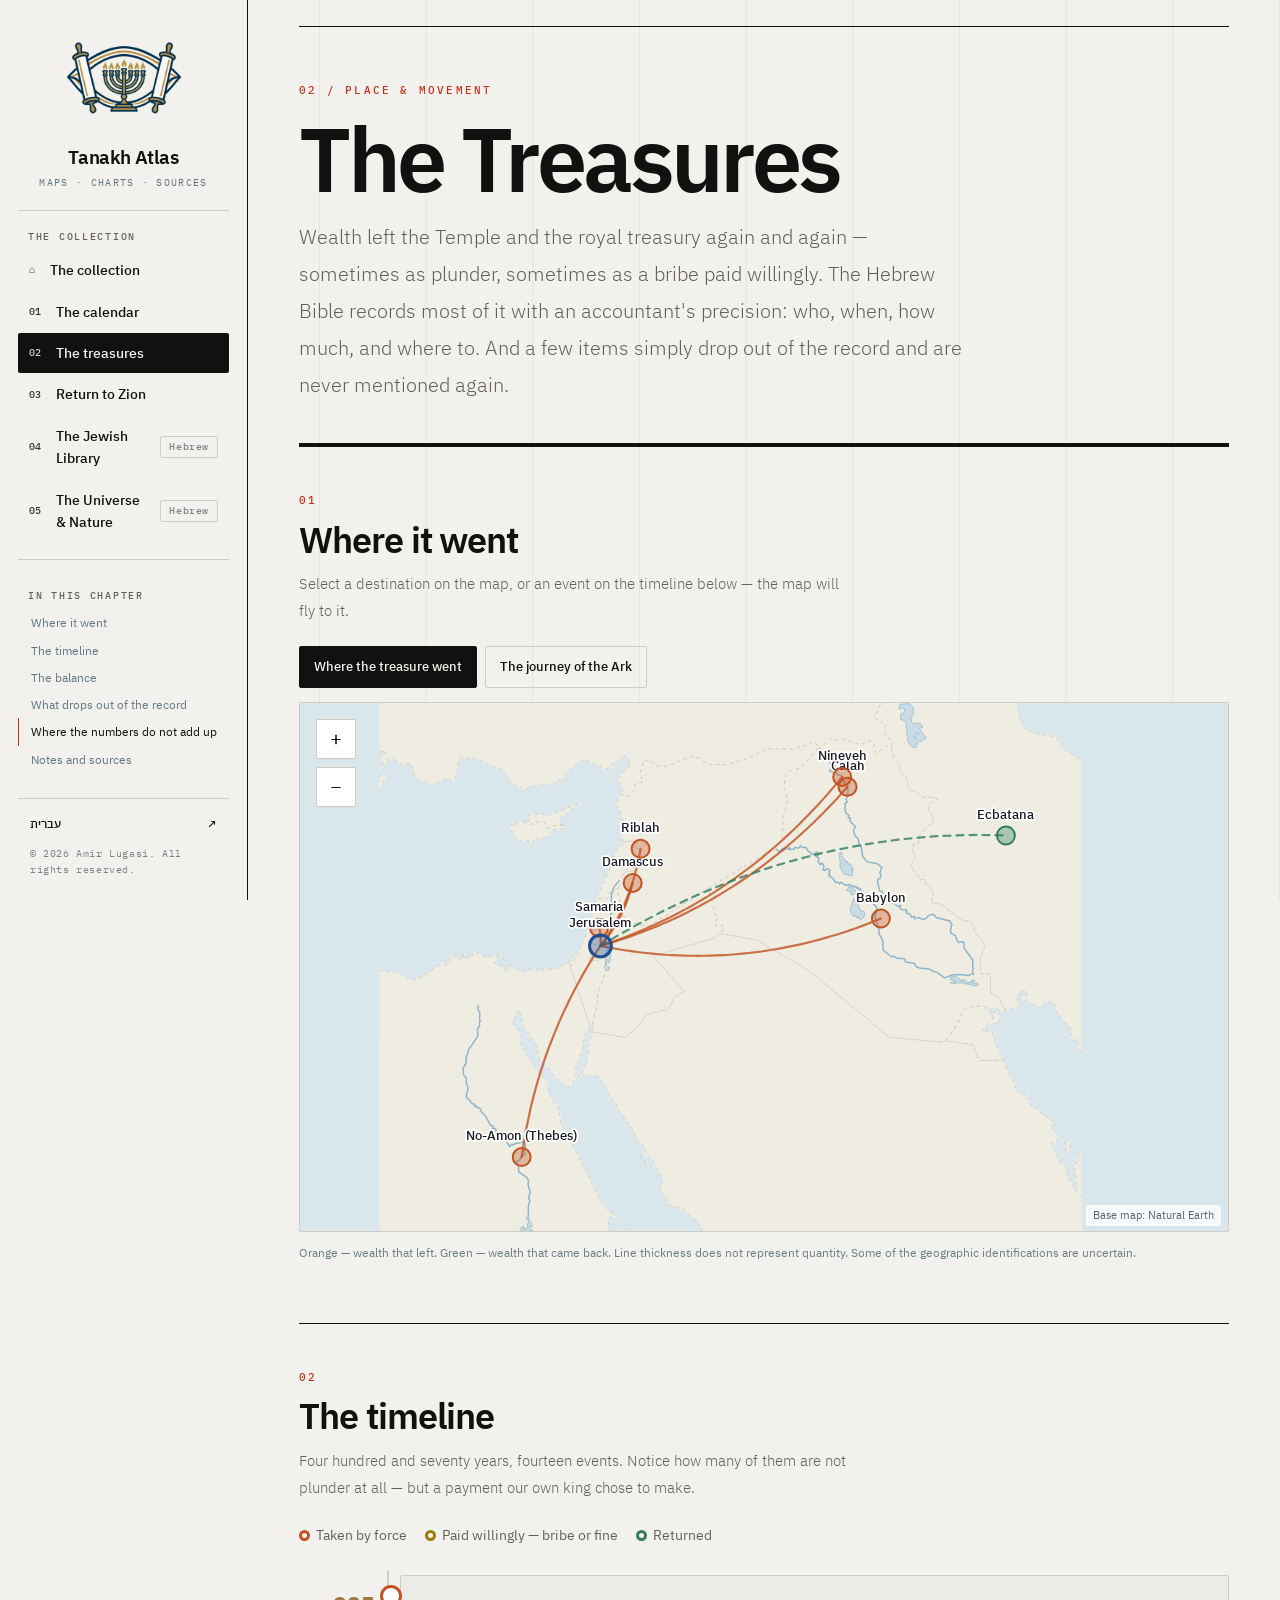
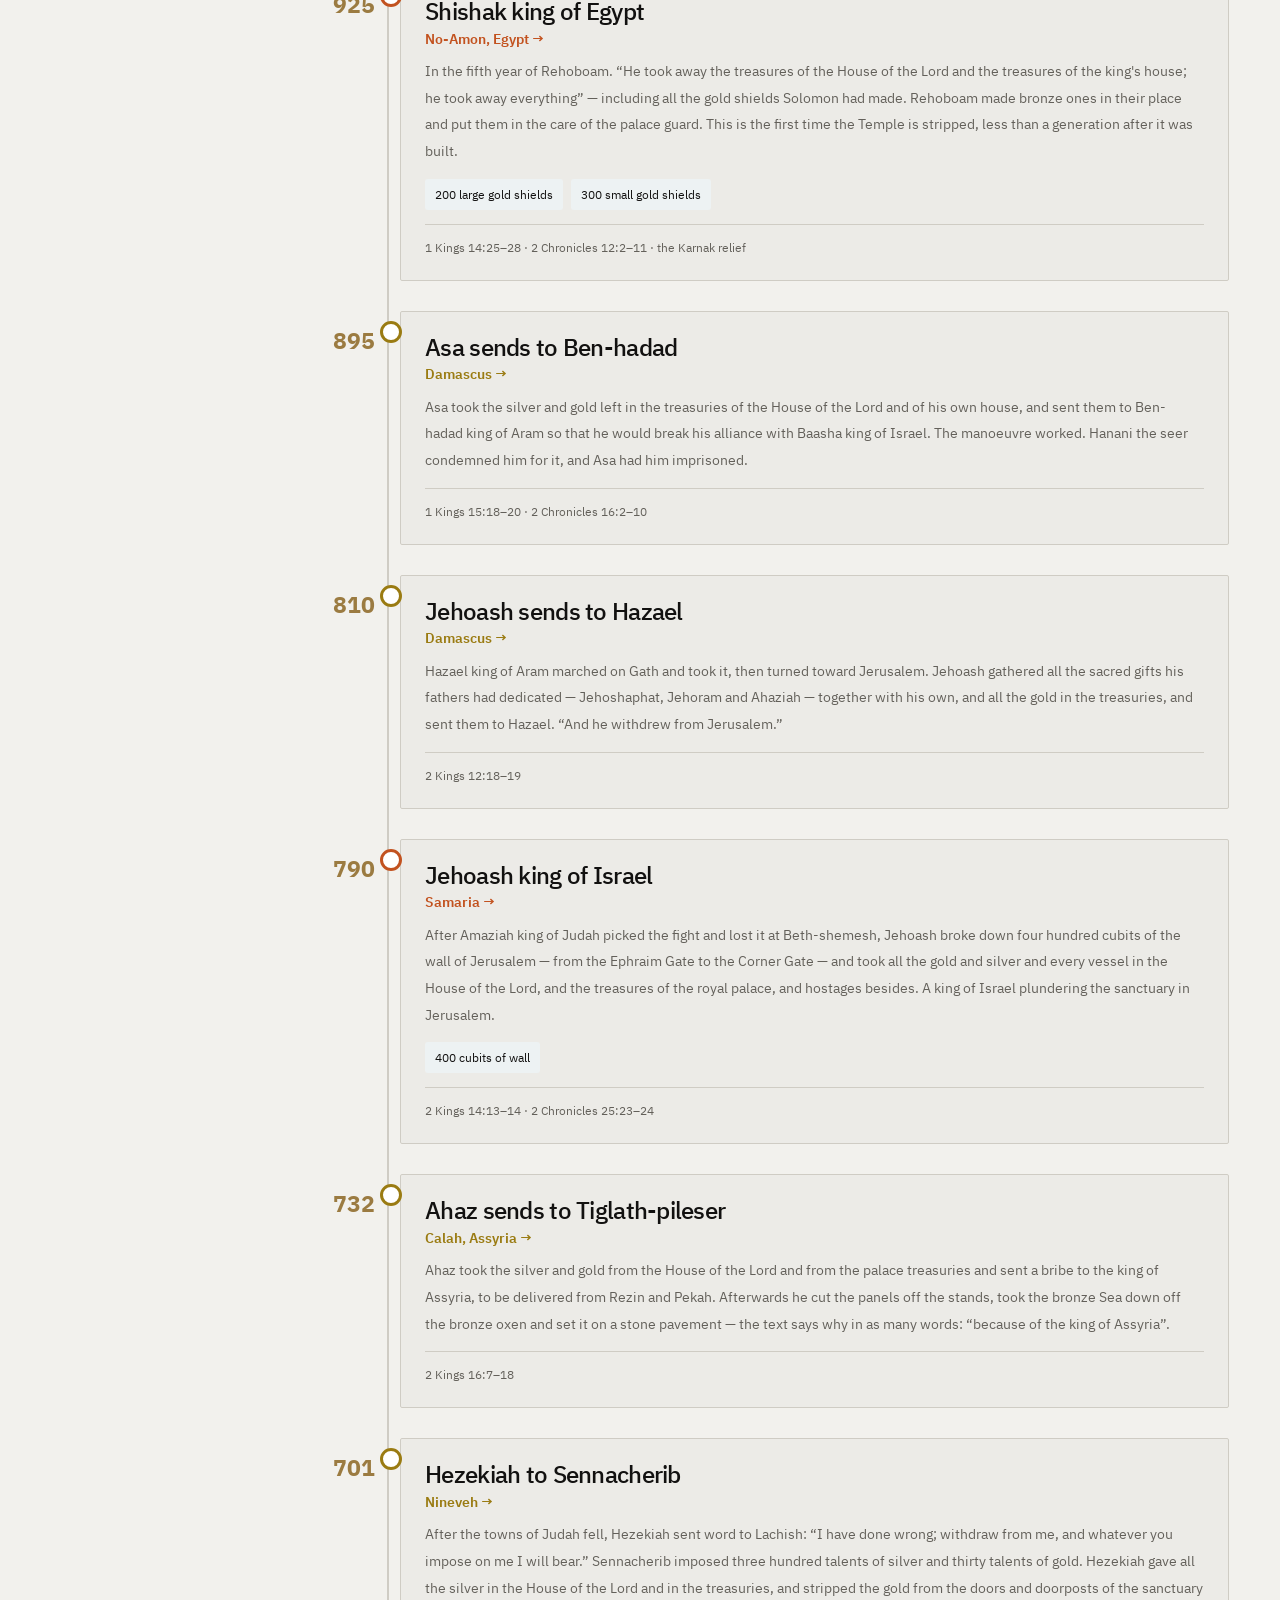
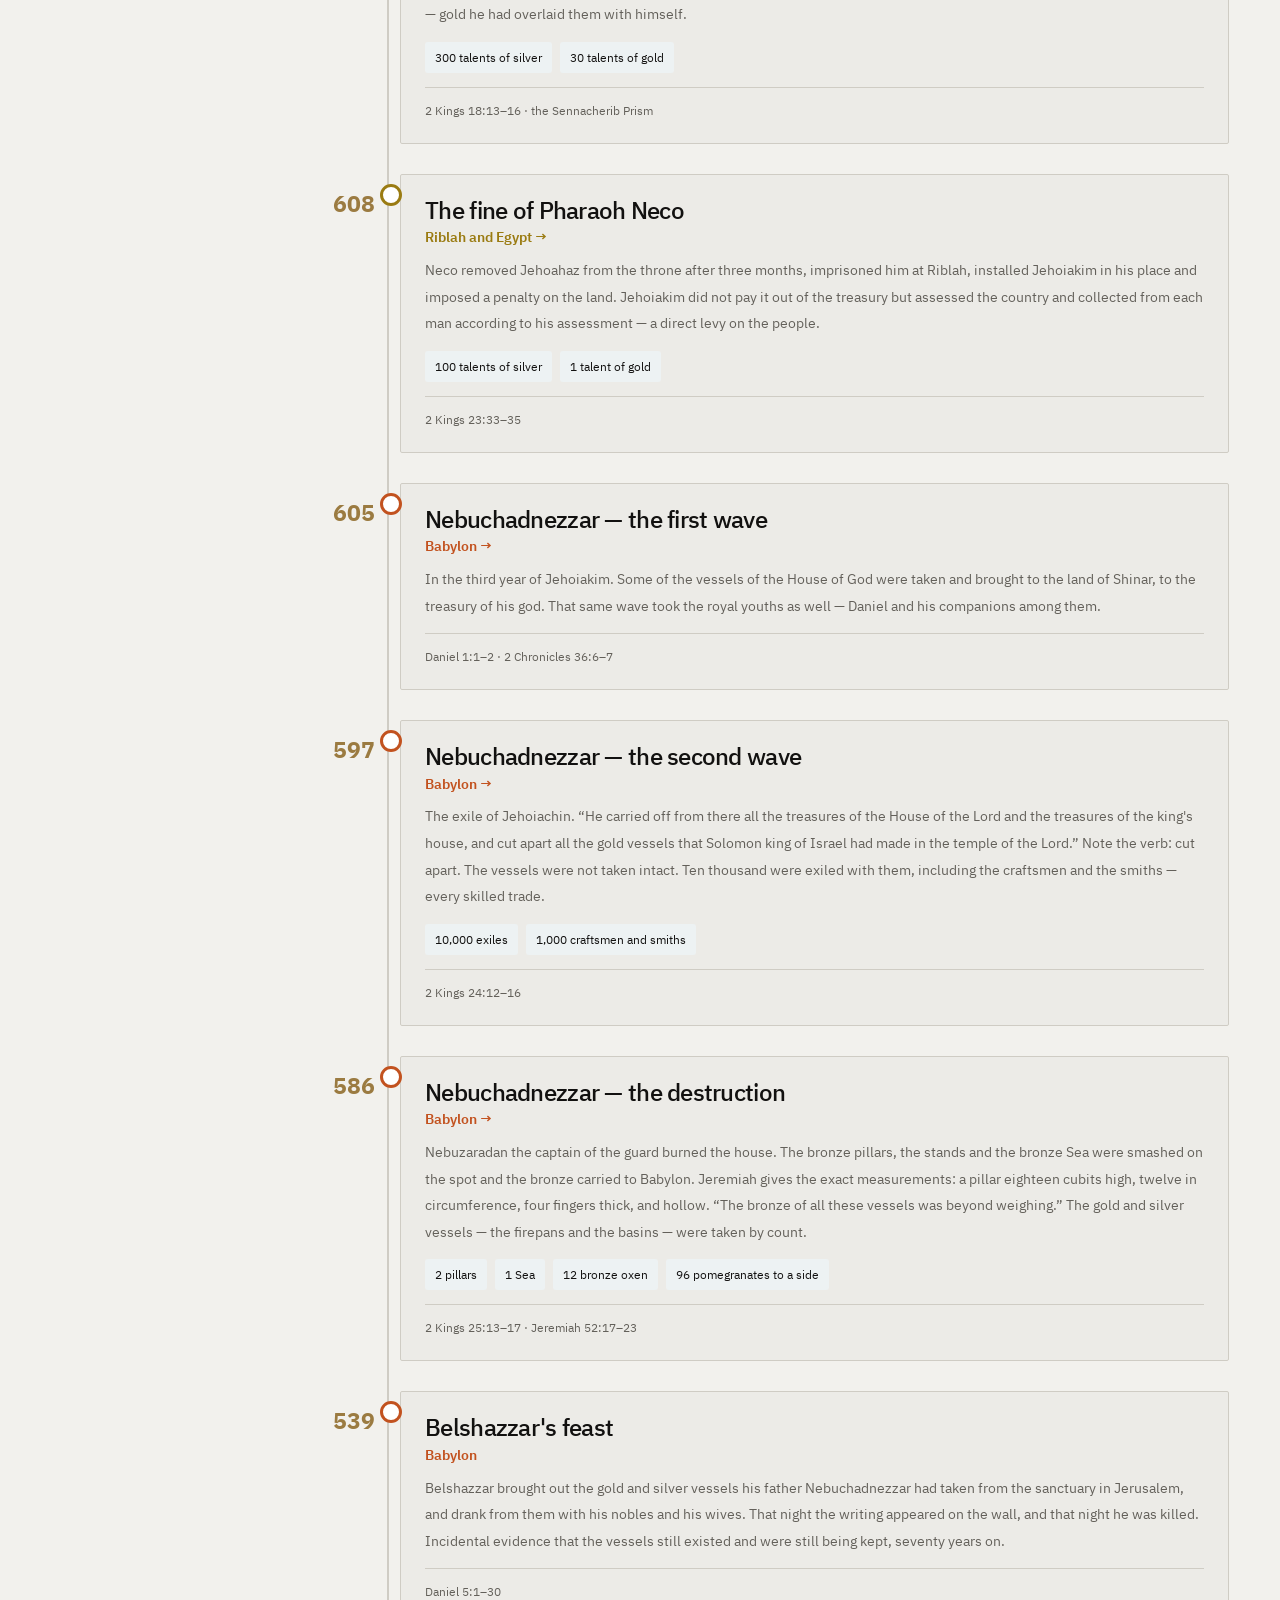
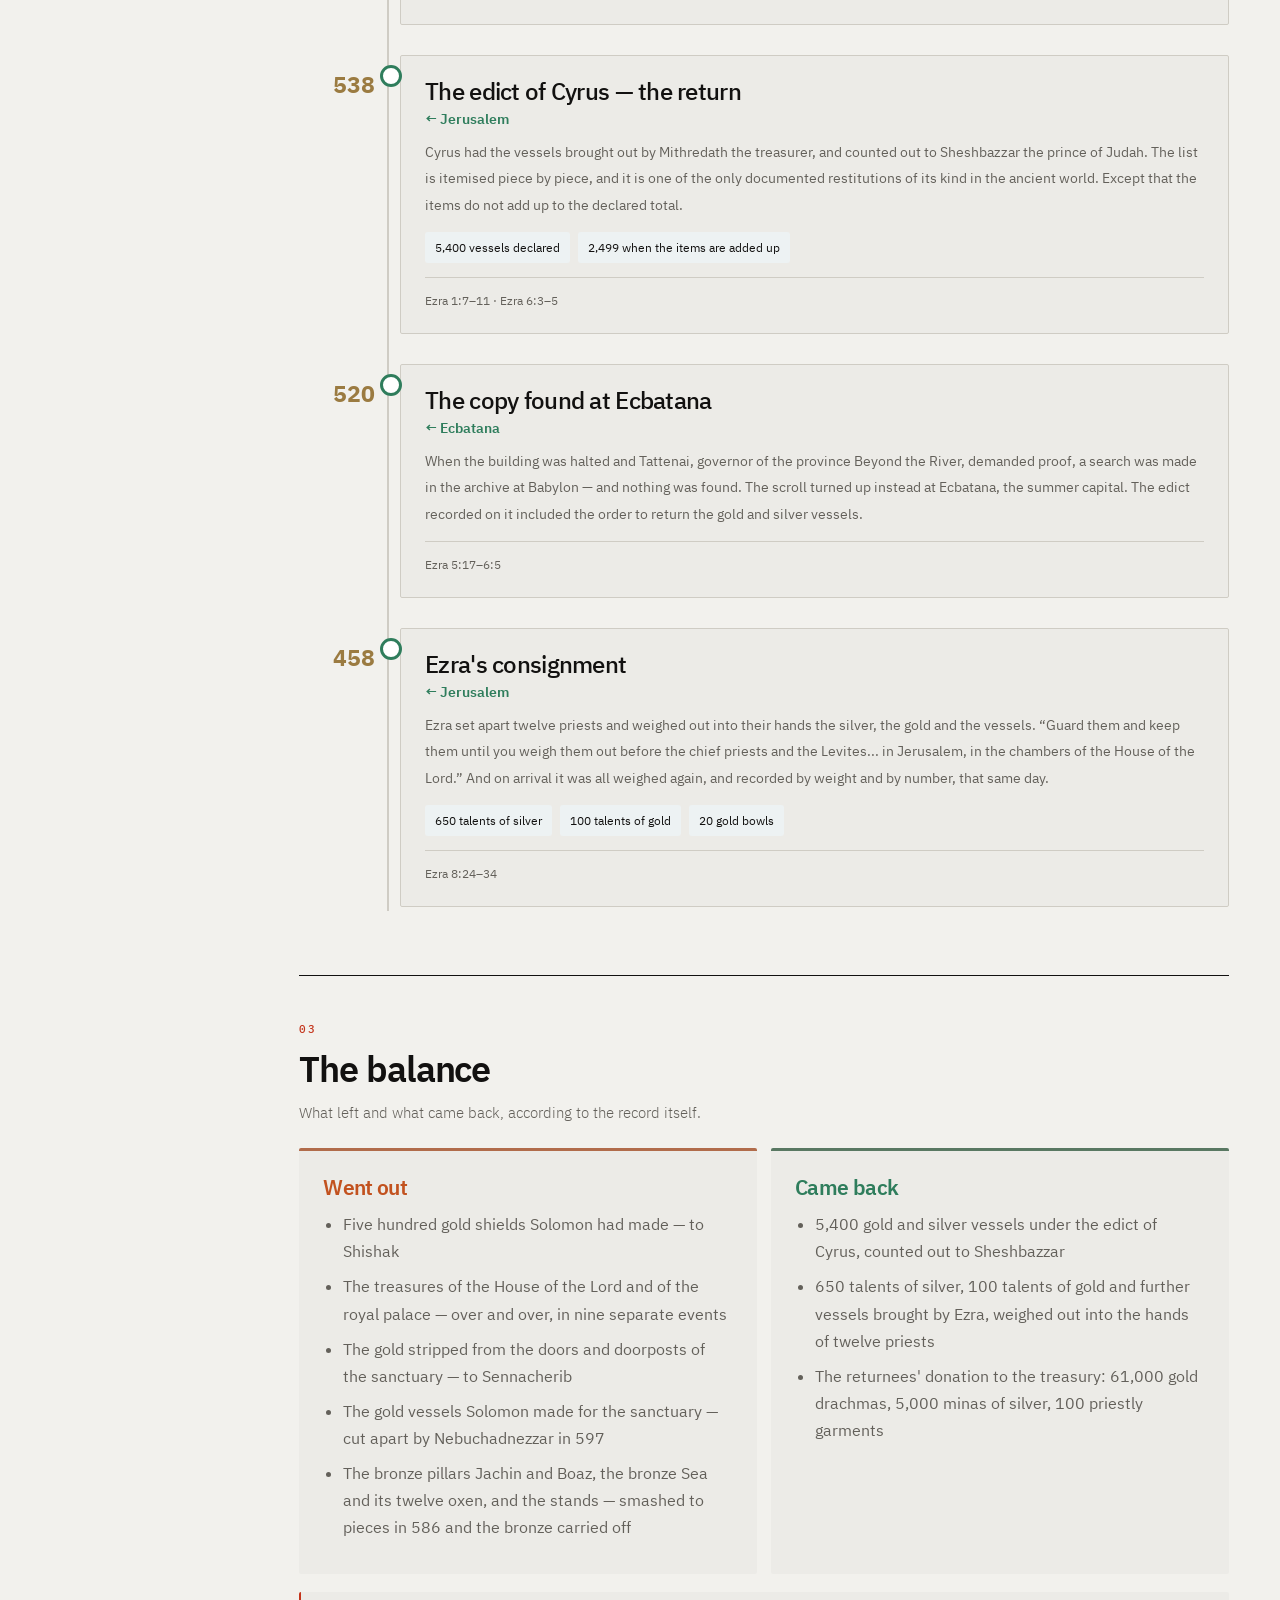
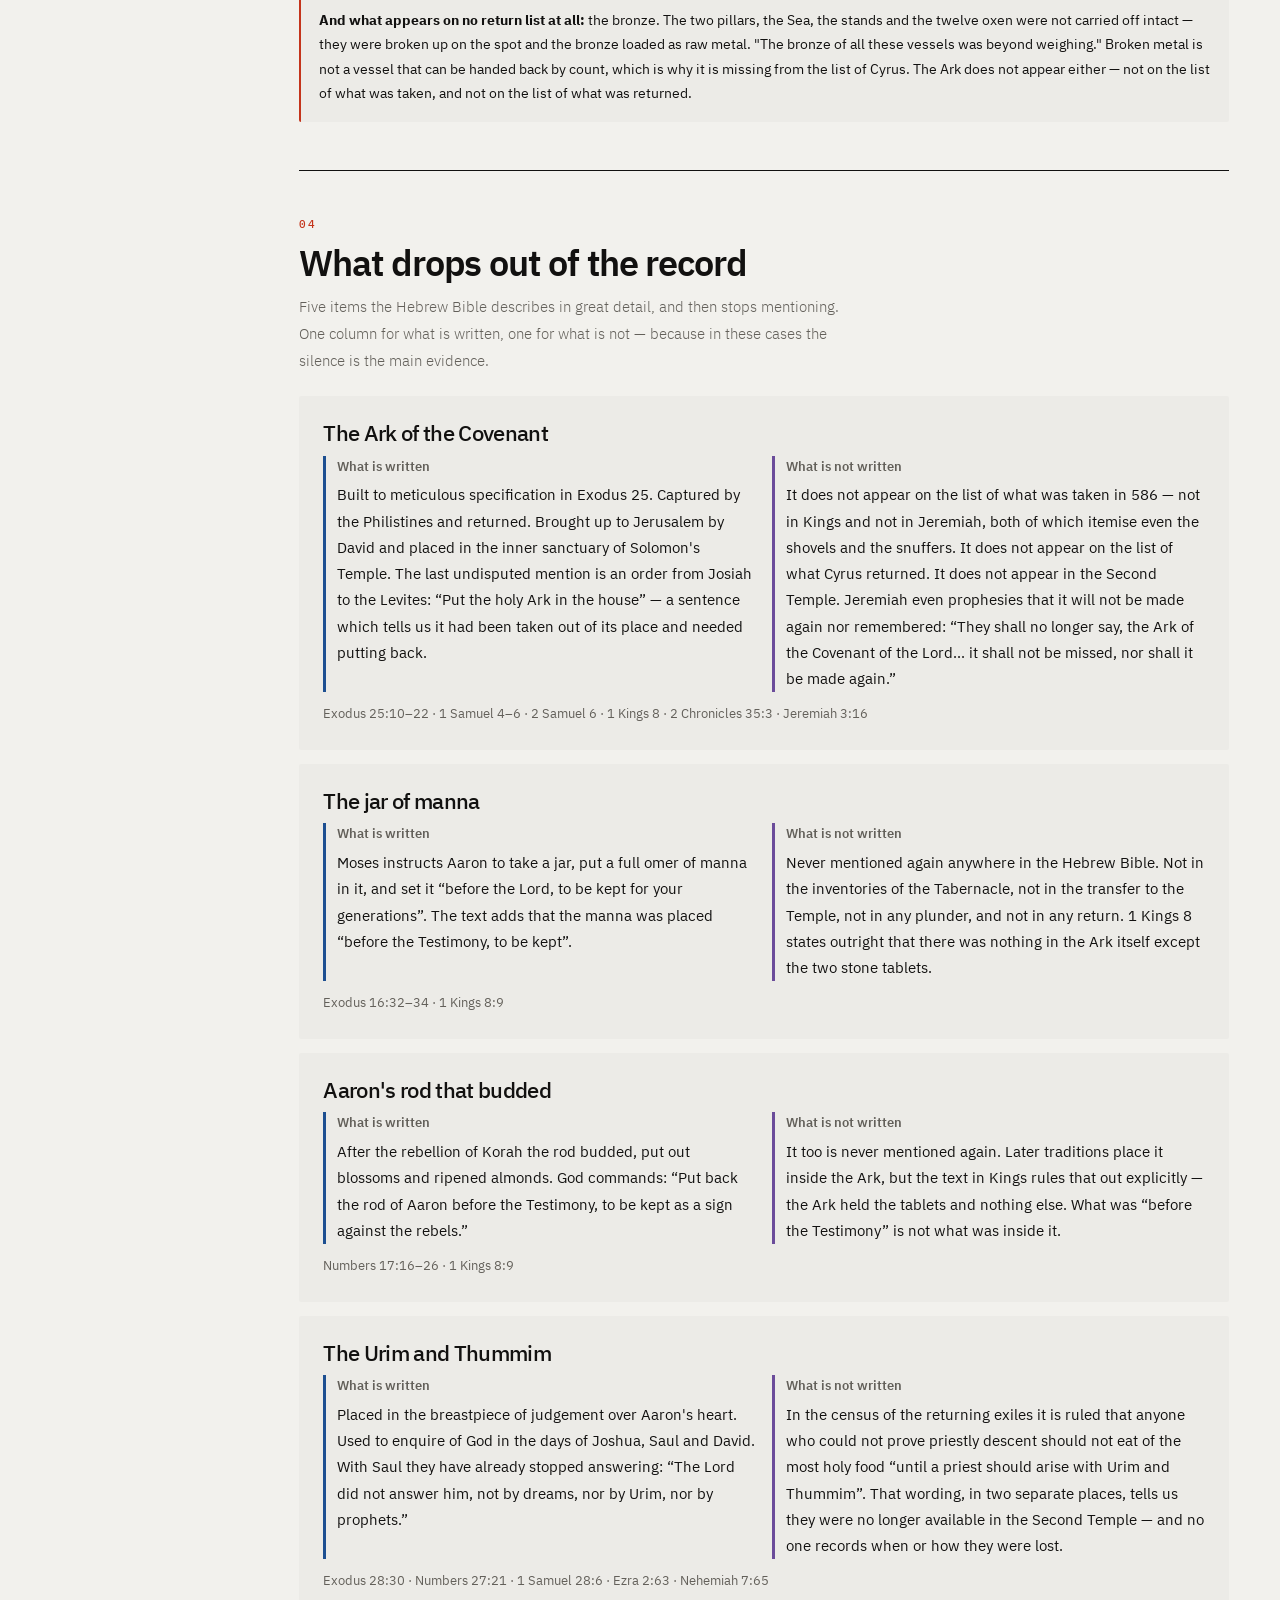
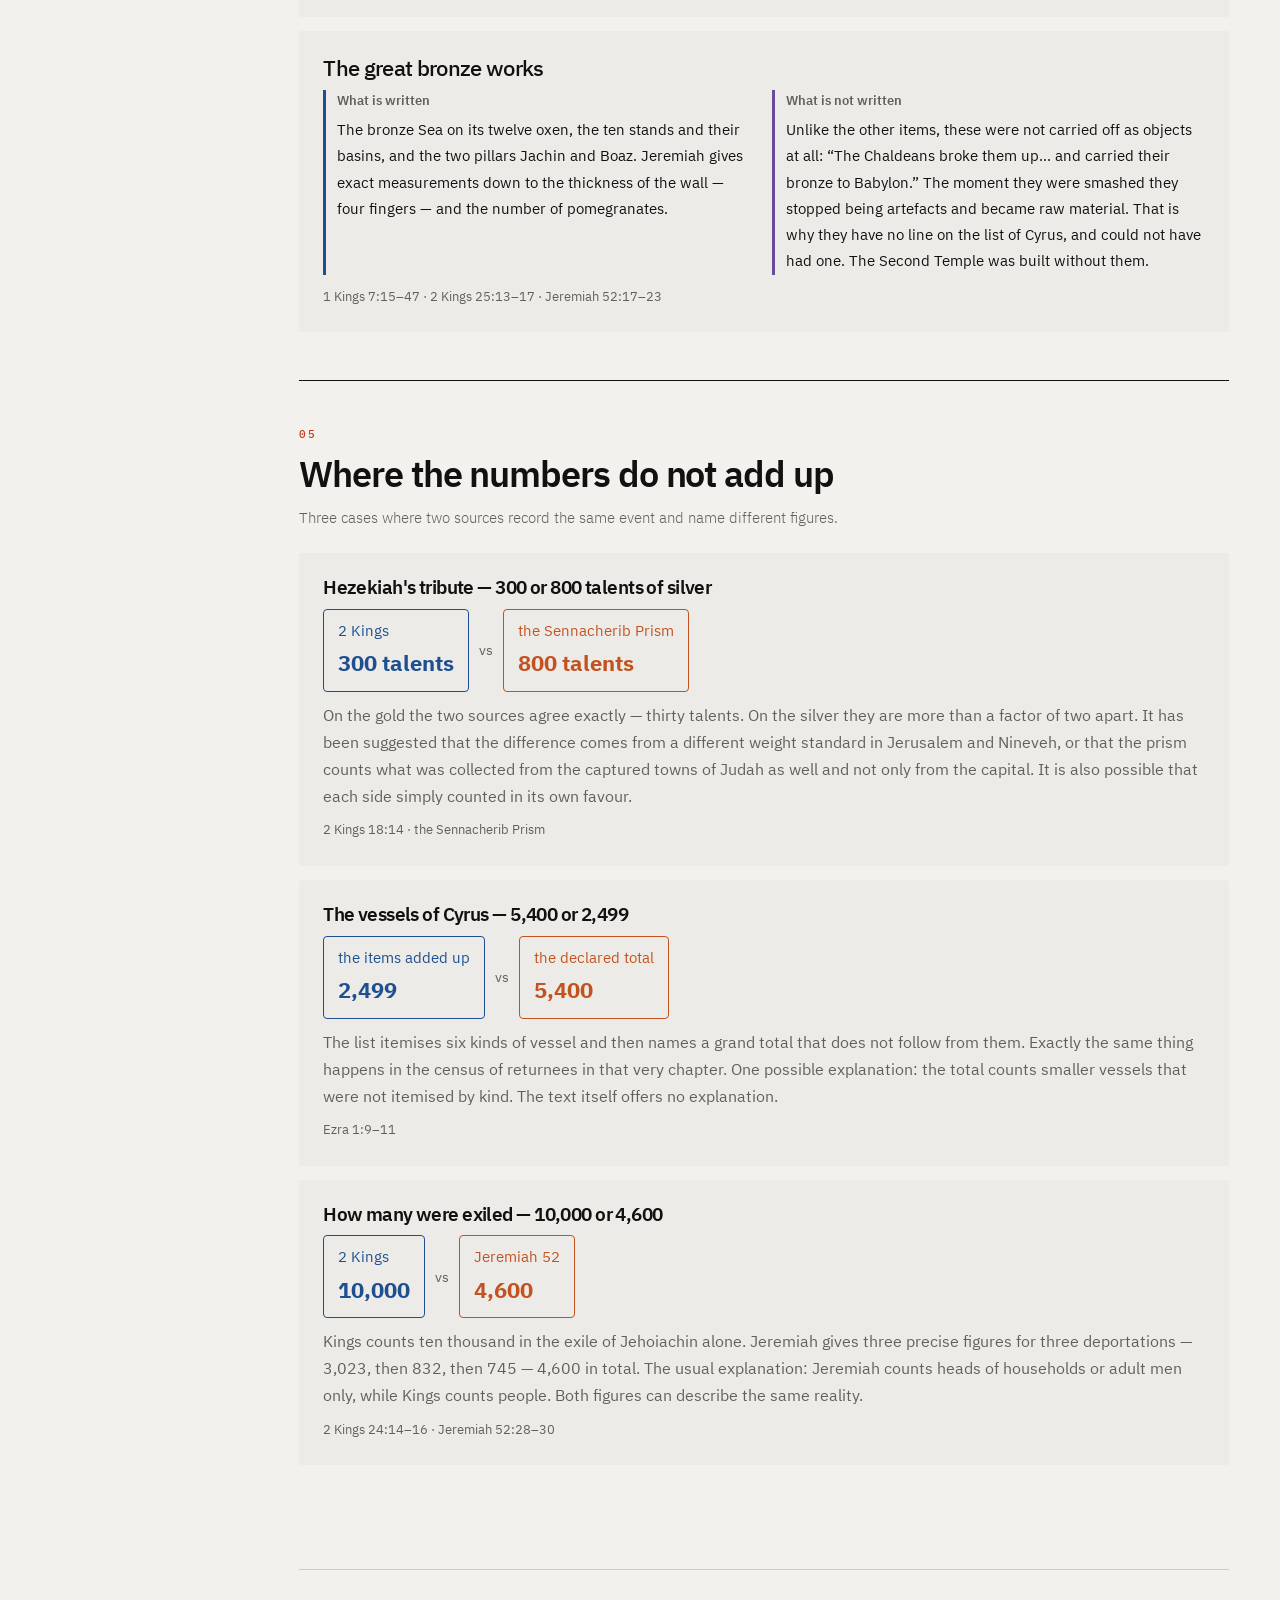
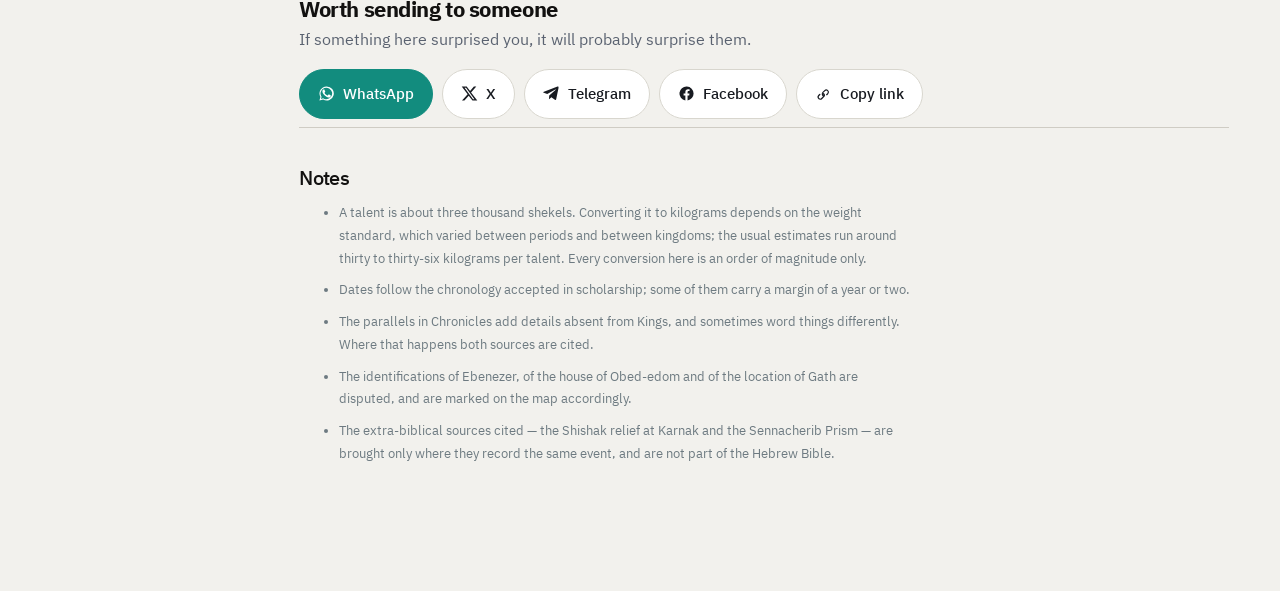
<file: site/en/treasures/index.html>
<!DOCTYPE html>

<html dir="ltr" lang="en">
<head>

<meta name="robots" content="index,follow,max-image-preview:large">
<link rel="canonical" href="https://lugasia.github.io/visual-tanakh/en/treasures/">
<link rel="alternate" hreflang="he" href="https://lugasia.github.io/visual-tanakh/en/treasures/">
<link rel="alternate" hreflang="en" href="https://lugasia.github.io/visual-tanakh/en/treasures/">
<link rel="alternate" hreflang="x-default" href="https://lugasia.github.io/visual-tanakh/en/treasures/">
<meta property="og:type" content="article">
<meta property="og:site_name" content="Tanakh Atlas">
<meta property="og:locale" content="en_US">
<meta property="og:url" content="https://lugasia.github.io/visual-tanakh/en/treasures/">
<meta property="og:title" content="Who took the treasure — and how often we handed it over willingly">
<meta property="og:description" content="14 events across 470 years, from Shishak of Egypt to the edict of Cyrus. An interactive map and timeline.">
<meta property="og:image" content="https://lugasia.github.io/visual-tanakh/assets/og-en.png">
<meta property="og:image:width" content="1200">
<meta property="og:image:height" content="630">
<meta name="twitter:card" content="summary_large_image">
<meta name="twitter:title" content="Who took the treasure — and how often we handed it over willingly">
<meta name="twitter:description" content="14 events, 470 years, seven destinations. An interactive map and timeline.">
<meta name="twitter:image" content="https://lugasia.github.io/visual-tanakh/assets/og-en.png">
<meta name="theme-color" content="#F2F1ED">

<meta charset="utf-8"/>
<meta content="width=device-width, initial-scale=1" name="viewport"/>
<title>The Treasures — who took it, where to, and what never came back</title>
<link href="https://fonts.googleapis.com" rel="preconnect"/>
<link crossorigin="" href="https://fonts.gstatic.com" rel="preconnect"/>
<link href="https://fonts.googleapis.com/css2?family=IBM+Plex+Sans+Hebrew:wght@200;300;400;500;600;700&family=IBM+Plex+Mono:wght@400;500;600&display=swap" rel="stylesheet"/>
<style>
:root{
  --bg:#F4F3EF;--card:#FFF;--ink:#181B21;--ink2:#5A6270;--rule:#D8D6CE;
  --out:#C2521F;--back:#2F7D5C;--pay:#9A7B12;--lost:#6B4C9A;--blue:#1D4F91;
}
*{box-sizing:border-box}
body{margin:0;background:var(--bg);color:var(--ink);font-family:'IBM Plex Sans Hebrew',system-ui,sans-serif;font-size:17px;line-height:1.65}
h1,h2,h3{font-family:'IBM Plex Sans Hebrew',system-ui,sans-serif;line-height:1.15;margin:0;font-weight:700}
p{margin:0 0 1em}
.wrap{max-width:1020px;margin:0 auto;padding:0 20px}
.num{font-variant-numeric:tabular-nums}
.mast{padding:56px 0 30px}
.mast h1{font-size:clamp(38px,7.5vw,70px);font-weight:900;letter-spacing:-.015em}
.mast .sub{font-size:clamp(17px,2.3vw,21px);color:var(--ink2);max-width:60ch;margin-top:12px}
section{padding:44px 0;border-top:1px solid var(--rule)}
section>h2{font-size:clamp(25px,4vw,35px);margin-bottom:8px}
section>.lede{color:var(--ink2);max-width:64ch;margin-bottom:24px}

.tab{font-family:'IBM Plex Sans Hebrew',system-ui,sans-serif;font-size:14.5px;background:#fff;border:1px solid var(--rule);border-radius:4px;padding:8px 15px;cursor:pointer;color:var(--ink)}
.tab[aria-pressed="true"]{background:var(--ink);color:#fff;border-color:var(--ink)}
.tab:focus-visible{outline:2px solid var(--pay);outline-offset:2px}
.tabs{display:flex;gap:8px;flex-wrap:wrap;margin-bottom:14px}

#map{height:500px;border:1px solid var(--rule);border-radius:6px;background:#C9DCE6;z-index:0}
.mapnote{font-size:14px;color:var(--ink2);margin-top:10px}
.leaflet-popup-content{font-family:'IBM Plex Sans Hebrew',system-ui,sans-serif;font-size:14.5px;direction:rtl;text-align:right;margin:12px 14px}
.leaflet-popup-content h4{font-family:'IBM Plex Sans Hebrew',system-ui,sans-serif;font-size:19px;margin:0 0 5px;font-weight:700}
.leaflet-popup-content .ref{color:#5A6270;font-size:12.5px;margin-top:7px}

/* timeline */
.tl{position:relative;padding-inline-start:0}
.tl::before{content:"";position:absolute;inset-inline-start:88px;top:6px;bottom:6px;width:2px;background:var(--rule)}
.ev{position:relative;display:grid;grid-template-columns:76px 1fr;gap:34px;margin-bottom:6px;cursor:pointer;border:0;background:transparent;text-align:start;font:inherit;color:inherit;width:100%;padding:10px 0}
.ev .yr{font-family:'IBM Plex Sans Hebrew',system-ui,sans-serif;font-size:20px;font-weight:700;text-align:end;padding-top:9px;color:var(--ink2)}
.ev::after{content:"";position:absolute;inset-inline-start:81px;top:20px;width:16px;height:16px;border-radius:50%;background:#fff;border:3px solid var(--rule)}
.ev.o::after{border-color:var(--out)}
.ev.b::after{border-color:var(--back)}
.ev.p::after{border-color:var(--pay)}
.ev .body{background:var(--card);border:1px solid var(--rule);border-radius:6px;padding:15px 17px}
.ev.sel .body{border-color:var(--ink);box-shadow:0 2px 14px rgba(0,0,0,.08)}
/* the timeline drives the plunder map only, so it goes quiet on the ark map */
.ev{transition:opacity .2s ease}
.ev:disabled{cursor:default}
.ev:disabled .body{background:#FAFAF7;border-style:dashed;color:var(--ink2)}
.ev:disabled .yr,.ev:disabled h3,.ev:disabled .to{opacity:.5}
.ev:disabled .qty span{opacity:.55}
.tl-note{margin:0 0 18px;padding:11px 14px;border-inline-start:3px solid var(--pay);background:#F7F3E7;font-size:14px;color:var(--ink2);border-radius:4px}
.tl-note button{font:inherit;color:var(--ink);background:none;border:0;padding:0;text-decoration:underline;cursor:pointer}
.ev.sel .yr{color:var(--ink)}
.ev h3{font-size:20px;margin-bottom:2px}
.ev .to{font-size:13.5px;font-weight:600;margin-bottom:7px}
.ev.o .to{color:var(--out)}.ev.b .to{color:var(--back)}.ev.p .to{color:var(--pay)}
.ev p{font-size:15.5px;color:var(--ink2);margin:0}
.ev .src{font-size:13px;color:var(--ink2);margin-top:8px;padding-top:8px;border-top:1px solid var(--rule)}
.ev .qty{display:flex;gap:16px;flex-wrap:wrap;margin-top:9px}
.ev .qty span{font-size:14px;background:#F2F1EC;border-radius:3px;padding:3px 9px;font-variant-numeric:tabular-nums}
.legend{display:flex;gap:18px;flex-wrap:wrap;font-size:14px;color:var(--ink2);margin-bottom:18px}
.legend i{display:inline-block;width:11px;height:11px;border-radius:50%;border:3px solid;margin-inline-end:6px;vertical-align:-1px}

/* balance */
.bal{display:grid;grid-template-columns:1fr 1fr;gap:1px;background:var(--rule);border:1px solid var(--rule);border-radius:6px;overflow:hidden}
.bal>div{background:var(--card);padding:20px}
.bal h3{font-size:21px;margin-bottom:12px}
.bal ul{margin:0;padding-inline-start:20px;font-size:15.5px;color:var(--ink2)}
.bal li{margin-bottom:8px}
.bal .out h3{color:var(--out)}
.bal .back h3{color:var(--back)}
.never{margin-top:18px;background:#F3EFF8;border-inline-start:4px solid var(--lost);border-radius:4px;padding:16px 18px;font-size:16px}

/* lost items */
.lost{display:grid;gap:1px;background:var(--rule);border:1px solid var(--rule);border-radius:6px;overflow:hidden}
.lost>div{background:var(--card);padding:18px}
.lost h3{font-size:21px;margin-bottom:8px}
.lost .two{display:grid;grid-template-columns:1fr 1fr;gap:16px;margin-top:10px}
.lost .two>div{font-size:15px}
.lost .lb{font-size:13px;font-weight:600;color:var(--ink2);margin-bottom:4px}
.lost .said{border-inline-start:3px solid var(--blue);padding-inline-start:11px}
.lost .unsaid{border-inline-start:3px solid var(--lost);padding-inline-start:11px}
.lost .src{font-size:13px;color:var(--ink2);margin-top:11px}

/* gaps */
.gaps{display:grid;gap:1px;background:var(--rule);border:1px solid var(--rule);border-radius:6px;overflow:hidden}
.gaps>div{background:var(--card);padding:18px}
.gaps h3{font-size:19px;margin-bottom:8px}
.gaps p{font-size:15.5px;color:var(--ink2);margin:0}
.vs{display:flex;gap:10px;align-items:center;margin:10px 0;flex-wrap:wrap}
.vs .box{border:1px solid var(--rule);border-radius:4px;padding:8px 14px;font-variant-numeric:tabular-nums;font-size:15px}
.vs .box b{display:block;font-family:'IBM Plex Sans Hebrew',system-ui,sans-serif;font-size:22px}
.vs .box.a{border-color:var(--blue);color:var(--blue)}
.vs .box.b{border-color:var(--out);color:var(--out)}
.vs .mid{color:var(--ink2);font-size:14px}
.gaps .src{font-size:13px;color:var(--ink2);margin-top:9px}

.mapwrap{position:relative;overflow:hidden;background:#C9DCE6}
.msvg{display:block;width:100%;height:100%;touch-action:pan-y;cursor:grab;-webkit-user-select:none;user-select:none}
.msvg:active{cursor:grabbing}
.mlab{font-family:'IBM Plex Sans Hebrew',system-ui,sans-serif,-apple-system,"Arial Hebrew",Arial,sans-serif;font-size:13.5px;font-weight:500;fill:#181B21}
.mzoom{position:absolute;top:10px;inset-inline-start:10px;display:flex;flex-direction:column;gap:5px;z-index:2}
.mzoom button{width:36px;height:36px;border:1px solid #C9C4B6;background:#fff;border-radius:5px;font-size:20px;line-height:1;cursor:pointer;color:#181B21;font-family:inherit}
.mzoom button:active{background:#EDEBE4}
.mattr{position:absolute;bottom:5px;inset-inline-end:7px;font-size:11px;color:#5A6270;background:rgba(255,255,255,.8);padding:1px 7px;border-radius:3px;z-index:2}
.mpop{position:absolute;z-index:3;background:#fff;border:1px solid #C9C4B6;border-radius:7px;box-shadow:0 5px 22px rgba(0,0,0,.18);padding:15px 17px 14px;max-width:270px;font-size:14.5px;line-height:1.6}
.mpop h4{font-family:'IBM Plex Sans Hebrew',system-ui,sans-serif;font-size:18px;margin:0 0 5px;font-weight:700}
.mpop .mx{position:absolute;top:3px;inset-inline-start:7px;border:0;background:transparent;font-size:20px;cursor:pointer;color:#5A6270;line-height:1;padding:2px 4px;font-family:inherit}
.mpop .ref{color:#5A6270;font-size:12.5px;margin-top:7px}
.mpop .pn{display:flex;gap:14px;margin:6px 0;font-variant-numeric:tabular-nums}
.maphint{font-size:13px;color:#5A6270;margin-top:8px}

footer{padding:40px 0 64px;border-top:1px solid var(--rule);font-size:15px;color:var(--ink2)}
footer h3{font-size:20px;color:var(--ink);margin-bottom:12px}
footer li{margin-bottom:9px;max-width:72ch}
@media(max-width:660px){
  body{font-size:16px}
  #map{height:400px}
  .tl::before{inset-inline-start:56px}
  .ev{grid-template-columns:48px 1fr;gap:26px}
  .ev .yr{font-size:16px}
  .ev::after{inset-inline-start:49px;width:14px;height:14px;top:18px}
  .bal,.lost .two{grid-template-columns:1fr}
}
</style>
<style>.atlas-nav{display:flex;flex-wrap:wrap;gap:12px 24px;padding:16px max(20px,calc((100% - 1020px)/2));border-bottom:1px solid #D8D6CE;font:14px 'IBM Plex Sans Hebrew',system-ui,sans-serif;background:#F4F3EF}.atlas-nav a{color:#181B21;text-decoration:none}.atlas-nav a:first-child{font-weight:700;margin-inline-end:auto}.atlas-nav a:hover{text-decoration:underline}.atlas-draft{padding:8px 20px;background:#eee8db;color:#514831;text-align:center;font:13px 'IBM Plex Sans Hebrew',system-ui,sans-serif}</style><link href="../../assets/atlas.css" rel="stylesheet"/><link href="../../assets/logo-96.png" rel="icon" type="image/png"/><script defer="" src="../../assets/atlas.js"></script><link href="../../assets/share.css" rel="stylesheet"/>
</head>
<body class="chapter-page chapter-treasures"><a class="skip-link" href="#main-content">Skip to content</a><div class="mobile-bar"><a href="../../en/"><img alt="" height="44" src="../../assets/logo-96.png" width="44"/><span>Tanakh Atlas</span></a><button aria-controls="atlas-sidebar" aria-expanded="false" aria-label="Open navigation" id="menu-toggle"><span></span><span></span><span></span></button></div><div hidden="" id="nav-backdrop"></div><aside aria-label="Main navigation" class="atlas-sidebar" id="atlas-sidebar"><div class="sidebar-top"><a class="atlas-brand" href="../../en/"><img alt="" height="130" src="../../assets/logo-320.png" width="150"/><strong>Tanakh Atlas</strong><span>MAPS · CHARTS · SOURCES</span></a><button aria-label="Close navigation" class="nav-close" id="nav-close">×</button></div><nav aria-label="Collection chapters" class="library-nav"><p class="nav-caption">THE COLLECTION</p><a class="side-link" href="../../en/"><span class="side-index">⌂</span><span>The collection</span></a><a class="side-link" href="../../en/calendar/"><span class="side-index">01</span><span>The calendar</span></a><a aria-current="page" class="side-link" href="../../en/treasures/"><span class="side-index">02</span><span>The treasures</span></a><a class="side-link" href="../../en/return/"><span class="side-index">03</span><span>Return to Zion</span></a><a class="side-link" href="../../he/library/"><span class="side-index">04</span><span>The Jewish Library</span><span class="ch-lang">Hebrew</span></a><a class="side-link" href="../../he/nature/"><span class="side-index">05</span><span>The Universe &amp; Nature</span><span class="ch-lang">Hebrew</span></a></nav><nav aria-label="Table of contents" class="chapter-toc"><p class="nav-caption">IN THIS CHAPTER</p><a class="toc-link" href="#section-1">Where it went</a><a class="toc-link" href="#section-2">The timeline</a><a class="toc-link" href="#section-3">The balance</a><a class="toc-link" href="#section-4">What drops out of the record</a><a class="toc-link" href="#section-5">Where the numbers do not add up</a><a class="toc-link" href="#chapter-notes">Notes and sources</a></nav><div class="sidebar-bottom"><a class="language-link" href="../../he/treasures/" lang="he">עברית<span aria-hidden="true">↗</span></a><p class="copyright">© 2026 Amir Lugasi. All rights reserved.</p></div></aside>
<main class="wrap atlas-main" id="main-content">
<header class="mast"><p class="chapter-eyebrow">02 / PLACE &amp; MOVEMENT</p>
<h1>The Treasures</h1>
<p class="sub">Wealth left the Temple and the royal treasury again and again — sometimes as plunder, sometimes as a bribe paid willingly. The Hebrew Bible records most of it with an accountant's precision: who, when, how much, and where to. And a few items simply drop out of the record and are never mentioned again.</p>
</header>
<section data-section="01" id="section-1">
<h2>Where it went</h2>
<p class="lede">Select a destination on the map, or an event on the timeline below — the map will fly to it.</p>
<div class="tabs">
<button aria-pressed="true" class="tab" id="tPlunder">Where the treasure went</button>
<button aria-pressed="false" class="tab" id="tArk">The journey of the Ark</button>
</div>
<div id="map"></div>
<p class="mapnote" id="mapnote">Orange — wealth that left. Green — wealth that came back. Line thickness does not represent quantity. Some of the geographic identifications are uncertain.</p>
</section>
<section data-section="02" id="section-2">
<h2>The timeline</h2>
<p class="lede">Four hundred and seventy years, fourteen events. Notice how many of them are not plunder at all — but a payment our own king chose to make.</p>
<div class="legend">
<span><i style="border-color:#C2521F"></i>Taken by force</span>
<span><i style="border-color:#9A7B12"></i>Paid willingly — bribe or fine</span>
<span><i style="border-color:#2F7D5C"></i>Returned</span>
</div>
<p class="tl-note" id="tlNote" hidden>The timeline marks its events on the <b>Where the treasure went</b> map. <button type="button" id="tlBack">Switch back to it</button> to select an event.</p>
<div class="tl" id="tl"></div>
</section>
<section data-section="03" id="section-3">
<h2>The balance</h2>
<p class="lede">What left and what came back, according to the record itself.</p>
<div class="bal">
<div class="out">
<h3>Went out</h3>
<ul>
<li>Five hundred gold shields Solomon had made — to Shishak</li>
<li>The treasures of the House of the Lord and of the royal palace — over and over, in nine separate events</li>
<li>The gold stripped from the doors and doorposts of the sanctuary — to Sennacherib</li>
<li>The gold vessels Solomon made for the sanctuary — cut apart by Nebuchadnezzar in 597</li>
<li>The bronze pillars Jachin and Boaz, the bronze Sea and its twelve oxen, and the stands — smashed to pieces in 586 and the bronze carried off</li>
</ul>
</div>
<div class="back">
<h3>Came back</h3>
<ul>
<li>5,400 gold and silver vessels under the edict of Cyrus, counted out to Sheshbazzar</li>
<li>650 talents of silver, 100 talents of gold and further vessels brought by Ezra, weighed out into the hands of twelve priests</li>
<li>The returnees' donation to the treasury: 61,000 gold drachmas, 5,000 minas of silver, 100 priestly garments</li>
</ul>
</div>
</div>
<div class="never">
<b>And what appears on no return list at all:</b> the bronze. The two pillars, the Sea, the stands and the twelve oxen were not carried off intact — they were broken up on the spot and the bronze loaded as raw metal. "The bronze of all these vessels was beyond weighing." Broken metal is not a vessel that can be handed back by count, which is why it is missing from the list of Cyrus. The Ark does not appear either — not on the list of what was taken, and not on the list of what was returned.
  </div>
</section>
<section data-section="04" id="section-4">
<h2>What drops out of the record</h2>
<p class="lede">Five items the Hebrew Bible describes in great detail, and then stops mentioning. One column for what is written, one for what is not — because in these cases the silence is the main evidence.</p>
<div class="lost" id="lostbox"></div>
</section>
<section data-section="05" id="section-5">
<h2>Where the numbers do not add up</h2>
<p class="lede">Three cases where two sources record the same event and name different figures.</p>
<div class="gaps" id="gapbox"></div>
</section>
<div class="share-block" data-hook="The Temple was stripped 14 times. In half of them, we handed it over willingly."></div>

<footer id="chapter-notes">
<h3>Notes</h3>
<ul>
<li>A talent is about three thousand shekels. Converting it to kilograms depends on the weight standard, which varied between periods and between kingdoms; the usual estimates run around thirty to thirty-six kilograms per talent. Every conversion here is an order of magnitude only.</li>
<li>Dates follow the chronology accepted in scholarship; some of them carry a margin of a year or two.</li>
<li>The parallels in Chronicles add details absent from Kings, and sometimes word things differently. Where that happens both sources are cited.</li>
<li>The identifications of Ebenezer, of the house of Obed-edom and of the location of Gath are disputed, and are marked on the map accordingly.</li>
<li>The extra-biblical sources cited — the Shishak relief at Karnak and the Sennacherib Prism — are brought only where they record the same event, and are not part of the Hebrew Bible.</li>
</ul>
</footer>
</main>
<script>
const JLM=[31.7780,35.2354];
let mode="plunder";   /* the map starts on the plunder view; keep the flag in step with it */
const dests={
 egypt:{n:"No-Amon (Thebes)",ll:[25.718,32.657],t:"Shishak's capital. The list of towns he took in the land of Israel is carved to this day on the temple gate at Karnak — extra-biblical evidence for this same campaign."},
 damascus:{n:"Damascus",ll:[33.513,36.292],t:"The capital of Aram. Wealth from the House of the Lord reached it twice — both times as a payment initiated by a king of Judah, not as plunder."},
 samaria:{n:"Samaria",ll:[32.281,35.190],t:"The capital of the kingdom of Israel. The one time the Temple was stripped by an Israelite king."},
 calah:{n:"Calah",ll:[36.098,43.328],t:"The capital of Tiglath-pileser III. Ahaz's bribe was sent here."},
 nineveh:{n:"Nineveh",ll:[36.359,43.153],t:"Sennacherib's capital. The prism found there records Hezekiah's tribute — with figures that differ from the biblical ones."},
 babylon:{n:"Babylon",ll:[32.536,44.421],t:"The destination of all three of Nebuchadnezzar's deportations. The vessels were deposited in the treasury of his god and stayed there some seventy years. Belshazzar brought them out for a feast — and that same night the city fell."},
 ribla:{n:"Riblah",ll:[34.44,36.55],t:"Pharaoh Neco's headquarters in the land of Hamath. There he imprisoned Jehoahaz and fined the country."},
 ecbatana:{n:"Ecbatana",ll:[34.799,48.515],t:"The summer capital of the Persian kings. A copy of the edict of Cyrus was found there on a filed scroll, after the building in Jerusalem was halted and proof was demanded."}
};
const events=[
 {y:"925 BCE",k:"o",h:"Shishak king of Egypt",to:"No-Amon, Egypt →",d:"egypt",
  p:"In the fifth year of Rehoboam. “He took away the treasures of the House of the Lord and the treasures of the king's house; he took away everything” — including all the gold shields Solomon had made. Rehoboam made bronze ones in their place and put them in the care of the palace guard. This is the first time the Temple is stripped, less than a generation after it was built.",
  q:["200 large gold shields","300 small gold shields"],s:"1 Kings 14:25–28 · 2 Chronicles 12:2–11 · the Karnak relief"},
 {y:"895 BCE",k:"p",h:"Asa sends to Ben-hadad",to:"Damascus →",d:"damascus",
  p:"Asa took the silver and gold left in the treasuries of the House of the Lord and of his own house, and sent them to Ben-hadad king of Aram so that he would break his alliance with Baasha king of Israel. The manoeuvre worked. Hanani the seer condemned him for it, and Asa had him imprisoned.",
  q:[],s:"1 Kings 15:18–20 · 2 Chronicles 16:2–10"},
 {y:"810 BCE",k:"p",h:"Jehoash sends to Hazael",to:"Damascus →",d:"damascus",
  p:"Hazael king of Aram marched on Gath and took it, then turned toward Jerusalem. Jehoash gathered all the sacred gifts his fathers had dedicated — Jehoshaphat, Jehoram and Ahaziah — together with his own, and all the gold in the treasuries, and sent them to Hazael. “And he withdrew from Jerusalem.”",
  q:[],s:"2 Kings 12:18–19"},
 {y:"790 BCE",k:"o",h:"Jehoash king of Israel",to:"Samaria →",d:"samaria",
  p:"After Amaziah king of Judah picked the fight and lost it at Beth-shemesh, Jehoash broke down four hundred cubits of the wall of Jerusalem — from the Ephraim Gate to the Corner Gate — and took all the gold and silver and every vessel in the House of the Lord, and the treasures of the royal palace, and hostages besides. A king of Israel plundering the sanctuary in Jerusalem.",
  q:["400 cubits of wall"],s:"2 Kings 14:13–14 · 2 Chronicles 25:23–24"},
 {y:"732 BCE",k:"p",h:"Ahaz sends to Tiglath-pileser",to:"Calah, Assyria →",d:"calah",
  p:"Ahaz took the silver and gold from the House of the Lord and from the palace treasuries and sent a bribe to the king of Assyria, to be delivered from Rezin and Pekah. Afterwards he cut the panels off the stands, took the bronze Sea down off the bronze oxen and set it on a stone pavement — the text says why in as many words: “because of the king of Assyria”.",
  q:[],s:"2 Kings 16:7–18"},
 {y:"701 BCE",k:"p",h:"Hezekiah to Sennacherib",to:"Nineveh →",d:"nineveh",
  p:"After the towns of Judah fell, Hezekiah sent word to Lachish: “I have done wrong; withdraw from me, and whatever you impose on me I will bear.” Sennacherib imposed three hundred talents of silver and thirty talents of gold. Hezekiah gave all the silver in the House of the Lord and in the treasuries, and stripped the gold from the doors and doorposts of the sanctuary — gold he had overlaid them with himself.",
  q:["300 talents of silver","30 talents of gold"],s:"2 Kings 18:13–16 · the Sennacherib Prism"},
 {y:"608 BCE",k:"p",h:"The fine of Pharaoh Neco",to:"Riblah and Egypt →",d:"ribla",
  p:"Neco removed Jehoahaz from the throne after three months, imprisoned him at Riblah, installed Jehoiakim in his place and imposed a penalty on the land. Jehoiakim did not pay it out of the treasury but assessed the country and collected from each man according to his assessment — a direct levy on the people.",
  q:["100 talents of silver","1 talent of gold"],s:"2 Kings 23:33–35"},
 {y:"605 BCE",k:"o",h:"Nebuchadnezzar — the first wave",to:"Babylon →",d:"babylon",
  p:"In the third year of Jehoiakim. Some of the vessels of the House of God were taken and brought to the land of Shinar, to the treasury of his god. That same wave took the royal youths as well — Daniel and his companions among them.",
  q:[],s:"Daniel 1:1–2 · 2 Chronicles 36:6–7"},
 {y:"597 BCE",k:"o",h:"Nebuchadnezzar — the second wave",to:"Babylon →",d:"babylon",
  p:"The exile of Jehoiachin. “He carried off from there all the treasures of the House of the Lord and the treasures of the king's house, and cut apart all the gold vessels that Solomon king of Israel had made in the temple of the Lord.” Note the verb: cut apart. The vessels were not taken intact. Ten thousand were exiled with them, including the craftsmen and the smiths — every skilled trade.",
  q:["10,000 exiles","1,000 craftsmen and smiths"],s:"2 Kings 24:12–16"},
 {y:"586 BCE",k:"o",h:"Nebuchadnezzar — the destruction",to:"Babylon →",d:"babylon",
  p:"Nebuzaradan the captain of the guard burned the house. The bronze pillars, the stands and the bronze Sea were smashed on the spot and the bronze carried to Babylon. Jeremiah gives the exact measurements: a pillar eighteen cubits high, twelve in circumference, four fingers thick, and hollow. “The bronze of all these vessels was beyond weighing.” The gold and silver vessels — the firepans and the basins — were taken by count.",
  q:["2 pillars","1 Sea","12 bronze oxen","96 pomegranates to a side"],s:"2 Kings 25:13–17 · Jeremiah 52:17–23"},
 {y:"539 BCE",k:"o",h:"Belshazzar's feast",to:"Babylon",d:"babylon",
  p:"Belshazzar brought out the gold and silver vessels his father Nebuchadnezzar had taken from the sanctuary in Jerusalem, and drank from them with his nobles and his wives. That night the writing appeared on the wall, and that night he was killed. Incidental evidence that the vessels still existed and were still being kept, seventy years on.",
  q:[],s:"Daniel 5:1–30"},
 {y:"538 BCE",k:"b",h:"The edict of Cyrus — the return",to:"← Jerusalem",d:"jlm",
  p:"Cyrus had the vessels brought out by Mithredath the treasurer, and counted out to Sheshbazzar the prince of Judah. The list is itemised piece by piece, and it is one of the only documented restitutions of its kind in the ancient world. Except that the items do not add up to the declared total.",
  q:["5,400 vessels declared","2,499 when the items are added up"],s:"Ezra 1:7–11 · Ezra 6:3–5"},
 {y:"520 BCE",k:"b",h:"The copy found at Ecbatana",to:"← Ecbatana",d:"ecbatana",
  p:"When the building was halted and Tattenai, governor of the province Beyond the River, demanded proof, a search was made in the archive at Babylon — and nothing was found. The scroll turned up instead at Ecbatana, the summer capital. The edict recorded on it included the order to return the gold and silver vessels.",
  q:[],s:"Ezra 5:17–6:5"},
 {y:"458 BCE",k:"b",h:"Ezra's consignment",to:"← Jerusalem",d:"jlm",
  p:"Ezra set apart twelve priests and weighed out into their hands the silver, the gold and the vessels. “Guard them and keep them until you weigh them out before the chief priests and the Levites... in Jerusalem, in the chambers of the House of the Lord.” And on arrival it was all weighed again, and recorded by weight and by number, that same day.",
  q:["650 talents of silver","100 talents of gold","20 gold bowls"],s:"Ezra 8:24–34"}
];

/* ---------- timeline ---------- */
document.getElementById("tl").innerHTML=events.map((e,i)=>`
 <button class="ev ${e.k}" data-i="${i}" data-d="${e.d}">
   <div class="yr">${e.y.replace(" BCE","")}</div>
   <div class="body">
     <h3>${e.h}</h3>
     <div class="to">${e.to}</div>
     <p>${e.p}</p>
     ${e.q.length?`<div class="qty">${e.q.map(q=>`<span>${q}</span>`).join("")}</div>`:""}
     <div class="src">${e.s}</div>
   </div>
 </button>`).join("");

const GEO={rl:{"type":"FeatureCollection","features":[{"type":"Feature","properties":{"n":""},"geometry":{"type":"MultiPolygon","coordinates":[[[[28.0,31.093118847038628],[28.31837,31.059801],[28.424327,31.083441],[28.812022,30.956773],[28.835704,30.910793],[29.028087,30.827053],[29.218923,30.838039],[29.60377,31.01203],[30.069591,31.333482],[30.0949,31.28559],[30.172618,31.27143],[30.140147,31.23725],[30.165212,31.216783],[30.22047,31.220201],[30.268809,31.265286],[30.288748,31.237942],[30.287608,31.278225],[30.179454,31.278266],[30.312836,31.350572],[30.348399,31.421332],[30.343923,31.497992],[30.364594,31.46011],[30.398611,31.443345],[30.362153,31.508734],[30.456391,31.462714],[30.535818,31.463853],[30.973888,31.586737],[30.542654,31.402411],[30.62672,31.388658],[30.675059,31.421576],[30.734386,31.388129],[30.798513,31.446479],[30.892426,31.419094],[30.939708,31.457017],[30.980724,31.43651],[31.029145,31.5185],[31.119151,31.493109],[31.111095,31.53974],[30.978038,31.584296],[31.097423,31.607896],[31.556814,31.443345],[31.87436,31.53559],[31.912934,31.534898],[31.944835,31.520941],[32.024913,31.400051],[32.199555,31.295071],[31.994965,31.394965],[31.968272,31.43651],[31.9935,31.437812],[31.889496,31.53205],[31.844737,31.497992],[31.878917,31.429145],[31.841645,31.464504],[31.824229,31.443345],[31.878917,31.416083],[31.830414,31.408637],[31.827891,31.368354],[31.858409,31.35399],[31.797211,31.359524],[31.766938,31.284654],[31.885753,31.223619],[31.906261,31.251614],[31.892589,31.216783],[31.926443,31.186998],[31.986583,31.230292],[32.03712,31.216783],[32.016124,31.128079],[32.050141,31.14175],[32.070079,31.10692],[32.043956,31.086493],[32.106456,31.053371],[32.132091,31.065985],[32.097992,31.093329],[32.146332,31.079657],[32.183849,31.124945],[32.234141,31.104885],[32.283458,31.136542],[32.262462,31.169623],[32.289806,31.169623],[32.28297,31.265286],[32.207042,31.295071],[32.331391,31.27143],[32.509532,31.10692],[32.601573,31.060981],[32.761974,31.081204],[32.927257,31.155422],[32.83961,31.101223],[32.666515,31.052314],[32.731293,31.038764],[32.893077,31.100775],[32.917247,31.082831],[32.927094,31.111802],[33.009939,31.056301],[33.064301,31.134914],[33.030284,31.100775],[32.954438,31.10692],[33.109386,31.196438],[33.157725,31.117865],[33.118988,31.10692],[33.133311,31.045559],[33.221446,31.059801],[33.194835,31.073432],[33.262462,31.100775],[33.303966,31.079657],[33.317638,31.100775],[33.277192,31.10692],[33.386485,31.114407],[33.406423,31.155422],[33.64796,31.117255],[34.047048,31.229193],[34.222667,31.326646],[34.47877,31.578274],[34.711925,31.951606],[34.837657,32.280707],[34.955577,32.834377],[35.02768,32.826606],[35.067068,32.866848],[35.09962,33.101264],[35.204763,33.224799],[35.188324,33.280015],[35.271007,33.457506],[35.349132,33.513861],[35.477306,33.8039],[35.47047,33.902086],[35.572032,33.90998],[35.64088,33.999416],[35.627208,34.201117],[35.665212,34.311347],[35.806163,34.414984],[35.805431,34.464911],[35.903331,34.477973],[35.98878,34.55272],[35.866873,34.924221],[35.900564,35.021918],[35.887869,35.109198],[35.962413,35.197943],[35.915294,35.287909],[35.918956,35.41767],[35.81837,35.508938],[35.770518,35.504218],[35.778087,35.541164],[35.723399,35.575914],[35.778494,35.612738],[35.771169,35.667792],[35.840343,35.747463],[35.798595,35.849677],[35.87086,35.851793],[35.975434,36.0185],[35.788748,36.320258],[36.044932,36.537665],[36.189138,36.60399],[36.216156,36.657782],[36.188975,36.801744],[36.09547,36.897121],[36.020274,36.926337],[35.805431,36.775092],[35.684093,36.764635],[35.613536,36.719875],[35.6067,36.740383],[35.579438,36.685126],[35.648123,36.733222],[35.709158,36.719875],[35.622569,36.680732],[35.608653,36.646877],[35.695567,36.706204],[35.623546,36.602525],[35.55714,36.58747],[35.490001,36.613918],[35.531016,36.582709],[35.445486,36.59634],[35.346039,36.541083],[34.98227,36.720771],[34.900401,36.719875],[34.907888,36.740383],[34.770763,36.816067],[34.692882,36.81387],[34.554698,36.767646],[34.276215,36.586982],[34.177745,36.473375],[34.077322,36.413886],[34.077891,36.328843],[33.999766,36.302924],[33.958995,36.213568],[33.930919,36.290473],[33.871104,36.314887],[33.799083,36.230658],[33.705251,36.181708],[33.688243,36.13703],[33.647227,36.192572],[33.552257,36.127509],[33.458263,36.158149],[33.156912,36.13703],[33.087738,36.082831],[32.940929,36.103502],[32.803722,36.027167],[32.670665,36.046698],[32.365489,36.177965],[32.018809,36.546536],[31.816742,36.589504],[31.378591,36.767646],[31.340831,36.80858],[30.77589,36.849555],[30.686534,36.891181],[30.569835,36.781317],[30.569835,36.528022],[30.47462,36.401597],[30.519867,36.341864],[30.398611,36.205959],[30.384288,36.274237],[30.233735,36.308905],[30.158539,36.298651],[30.110606,36.240058],[30.048188,36.258775],[29.830089,36.185452],[29.779552,36.13935],[29.719249,36.162665],[29.672374,36.123358],[29.623871,36.177965],[29.6421,36.186957],[29.583507,36.185452],[29.623871,36.199123],[29.602224,36.207017],[29.420421,36.230618],[29.411632,36.267401],[29.34962,36.232611],[29.096365,36.390937],[29.130382,36.411363],[29.096365,36.473456],[29.124278,36.493313],[29.114919,36.55268],[29.014415,36.547919],[29.041759,36.624254],[29.116873,36.634223],[29.096365,36.665229],[28.938975,36.751288],[28.849946,36.665229],[28.870372,36.63052],[28.884044,36.671454],[28.901703,36.658271],[28.86964,36.606635],[28.828868,36.602525],[28.84254,36.637885],[28.746349,36.697699],[28.623383,36.699368],[28.610362,36.816067],[28.486827,36.801744],[28.451996,36.883612],[28.37672,36.854438],[28.424815,36.829088],[28.396007,36.789496],[28.314952,36.816067],[28.278168,36.796454],[28.314952,36.829088],[28.257172,36.846177],[28.248871,36.766832],[28.295095,36.719875],[28.233572,36.719875],[28.111501,36.604193],[28.0,36.56129621538702],[28.0,36.602525],[28.08961,36.64411],[28.048025,36.637885],[28.057953,36.676663],[28.0,36.6788393794648],[28.000173,36.706204],[28.100597,36.709621],[28.116873,36.733547],[28.084158,36.75373],[28.110037,36.775092],[28.130544,36.753974],[28.1067,36.802965],[28.0,36.758418726020366],[28.0,36.79695208002201],[28.027517,36.781317],[28.055431,36.80858],[28.007009,36.829088],[28.007009,36.857001],[28.055431,36.870673],[28.027517,36.92593],[28.120128,36.93769],[28.165294,36.911607],[28.157237,36.945787],[28.185232,36.93891],[28.212413,37.000434],[28.3296,37.030463],[28.304698,37.050849],[28.110037,37.014106],[28.0,37.03341233673047],[28.0,39.0],[48.94587330636555,39.0],[48.898692,38.893052],[48.831798,38.871161],[48.863129,38.756659],[48.865896,38.316881],[48.944509,37.903388],[49.065196,37.67886],[49.205577,37.581692],[49.441742,37.494859],[49.826182,37.453559],[49.933767,37.474433],[50.195649,37.38935],[50.322276,37.153266],[50.478852,37.03498],[51.0,36.77033927763221],[51.0,28.805066283426942],[50.87615,28.832017],[50.804861,28.93358],[50.802582,28.985826],[50.842784,28.990668],[50.888682,28.941392],[50.928966,29.00967],[50.886567,29.104071],[50.850841,29.105455],[50.840343,29.140611],[50.643809,29.143459],[50.635753,29.207709],[50.667491,29.25727],[50.682628,29.243069],[50.689464,29.290839],[50.661469,29.318793],[50.655284,29.449123],[50.456065,29.634101],[50.396983,29.654731],[50.243826,29.866848],[50.144867,29.938056],[50.127696,30.120673],[50.073416,30.195746],[49.914561,30.203925],[49.600759,30.030097],[49.532237,30.022935],[49.479828,30.156073],[49.245128,30.15648],[49.221202,30.264553],[49.161388,30.223782],[48.921153,30.380764],[49.062022,30.408108],[49.202891,30.346625],[49.263845,30.449652],[49.228282,30.454413],[49.211192,30.506334],[49.168224,30.476996],[49.166759,30.508775],[49.110118,30.517971],[48.952973,30.50019],[48.945649,30.479722],[49.037283,30.432522],[48.934825,30.418647],[48.862315,30.345608],[48.941661,30.165107],[48.928559,30.060004],[48.897227,30.029446],[48.643321,30.055406],[48.651378,29.975002],[48.537446,29.969875],[48.559255,29.946601],[48.520518,29.9289],[48.411876,29.938422],[48.119151,30.044989],[47.969005,30.004055],[47.951671,30.088324],[47.934825,30.107082],[47.995616,29.827704],[48.078868,29.743964],[48.176758,29.541916],[47.965531,29.576298],[47.704717,29.363633],[47.837304,29.387505],[47.816434,29.337556],[47.857903,29.323029],[47.98574,29.393761],[48.025238,29.354885],[48.100266,29.349954],[48.095376,29.257746],[48.158458,29.017279],[48.225922,28.91828],[48.27947,28.894436],[48.276866,28.839586],[48.328787,28.759955],[48.393565,28.743394],[48.351817,28.64053],[48.386729,28.653998],[48.405284,28.569892],[48.498546,28.492906],[48.507823,28.415717],[48.468761,28.387112],[48.535492,28.40762],[48.522227,28.318834],[48.618419,28.217271],[48.600841,28.147773],[48.65211,28.046088],[48.792003,28.007025],[48.743663,27.96133],[48.88266,27.826728],[48.874522,27.769924],[48.839203,27.728583],[48.857595,27.803534],[48.805024,27.756496],[48.812511,27.828599],[48.778819,27.71955],[48.81129,27.742825],[48.815278,27.687567],[48.839203,27.708075],[48.858084,27.662828],[48.880138,27.687567],[48.873302,27.612494],[48.831798,27.612494],[48.870779,27.605618],[48.900645,27.632961],[48.891124,27.588121],[48.914317,27.571519],[48.915294,27.608629],[48.968516,27.620347],[49.05893,27.538153],[49.239757,27.545111],[49.312755,27.448635],[49.284923,27.475328],[49.119802,27.441148],[49.207042,27.395168],[49.240245,27.427191],[49.263845,27.413886],[49.223399,27.331285],[49.312755,27.344957],[49.322602,27.205715],[49.345225,27.182807],[49.37086,27.218736],[49.412364,27.204006],[49.374848,27.149075],[49.407074,27.132717],[49.435069,27.166815],[49.431895,27.142768],[49.524425,27.132717],[49.489106,27.17475],[49.572113,27.194159],[49.570079,27.104071],[49.699474,26.958238],[49.871837,26.862494],[49.972992,26.842353],[50.158458,26.664862],[50.161876,26.639228],[50.023692,26.69953],[50.006358,26.747626],[49.988455,26.724433],[50.03061,26.494615],[50.19158,26.403551],[50.216563,26.32392],[50.21225,26.191311],[50.154552,26.166246],[50.141368,26.035956],[50.0324,26.201077],[49.975841,26.139594],[50.010427,26.07689],[49.990001,26.001776],[50.021007,26.004462],[50.024099,26.035956],[50.101329,25.989488],[50.118337,25.867865],[50.247244,25.679429],[50.257498,25.631903],[50.226736,25.687161],[50.144705,25.733344],[50.148692,25.699856],[50.196056,25.687161],[50.347992,25.482123],[50.374278,25.461168],[50.381358,25.512885],[50.471528,25.437201],[50.562185,25.054836],[50.606293,25.042711],[50.72641,24.881659],[50.771332,24.726955],[50.85963,24.7956],[50.757823,25.186225],[50.750987,25.494696],[50.797093,25.529896],[50.847179,25.467353],[50.832856,25.578518],[50.785004,25.60456],[50.850597,25.652981],[50.888682,25.529486],[50.90919,25.597724],[50.955903,25.604682],[50.97755,25.646145],[50.903168,25.640123],[50.887543,25.680894],[50.901703,25.789537],[50.972992,25.797512],[50.951182,25.85928],[50.984223,25.98135],[51.0,25.967027],[51.0,21.0],[39.25952780464072,21.0],[39.237804,21.062893],[39.174327,21.108873],[39.170177,21.191474],[39.08074,21.315009],[39.171072,21.40412],[39.158946,21.507799],[39.142751,21.54092],[39.119802,21.516913],[39.092296,21.576565],[39.077403,21.691555],[39.10906,21.747789],[39.066742,21.725246],[38.949598,21.921916],[38.931254,22.006073],[38.959144,22.034443],[39.005693,22.002005],[39.040375,22.235785],[39.142751,22.403225],[39.114919,22.418606],[39.070256,22.365828],[39.081517,22.546792],[38.985688,22.72427],[39.013031,22.766791],[38.945486,22.831204],[38.970876,22.746894],[38.902599,22.843166],[38.851175,22.943275],[38.912852,22.861965],[38.964692,22.870429],[38.893891,22.965155],[38.799571,22.998684],[38.779063,23.041164],[38.79835,23.149604],[38.777619,23.139292],[38.691713,23.27296],[38.600175,23.568249],[38.559906,23.562486],[38.59547,23.52147],[38.540064,23.543245],[38.437022,23.802069],[38.079135,24.070388],[37.935321,24.139007],[37.983072,24.165664],[37.93953,24.161441],[37.94795,24.207047],[37.912577,24.191538],[37.918133,24.149593],[37.865634,24.149888],[37.676091,24.291236],[37.625987,24.28144],[37.628394,24.24804],[37.52272,24.267732],[37.429403,24.367307],[37.417958,24.400966],[37.454954,24.406871],[37.456669,24.441249],[37.228526,24.737698],[37.227061,24.799547],[37.178722,24.799384],[37.148611,24.85102],[37.256602,24.871243],[37.279959,24.964097],[37.242198,25.175279],[37.105317,25.32217],[37.077403,25.431057],[36.93629,25.646145],[36.817393,25.757961],[36.792247,25.720608],[36.702322,25.779975],[36.66212,25.879096],[36.705821,25.943752],[36.696056,26.022284],[36.512706,26.110989],[36.30893,26.498236],[36.229828,26.625556],[36.097667,26.753974],[36.031993,26.906806],[35.911876,26.999579],[35.803071,27.142076],[35.784028,27.2355],[35.559581,27.455634],[35.500255,27.61933],[35.322765,27.876288],[35.163585,28.009345],[35.226899,28.033149],[35.216319,28.054389],[35.051931,28.119574],[34.846446,28.071194],[34.866222,28.112779],[34.836762,28.116278],[34.804861,28.071194],[34.819102,28.112779],[34.770763,28.092922],[34.709239,28.140082],[34.647146,28.099107],[34.668305,28.071194],[34.613048,28.030219],[34.606212,28.096015],[34.574392,28.094062],[34.627126,28.176663],[34.657725,28.170559],[34.674571,28.277248],[34.803775,28.527133],[34.77847,28.6645],[34.838552,28.828559],[34.85255,29.045071],[34.909353,29.230658],[34.942068,29.250474],[34.996837,29.533881],[34.955577,29.558987],[34.736583,29.311265],[34.729015,29.19892],[34.674571,29.106513],[34.68572,28.988674],[34.64031,28.948798],[34.624522,28.735989],[34.406912,28.30801],[34.455333,28.174872],[34.434906,27.975572],[34.331309,27.91413],[34.259125,27.801703],[34.214122,27.79149],[34.257335,27.769517],[34.249848,27.728583],[34.189789,27.78677],[34.054454,27.814521],[33.763357,28.023993],[33.564708,28.297105],[33.43393,28.3664],[33.256196,28.544135],[33.26295,28.577053],[33.237641,28.566107],[33.256196,28.551581],[33.228689,28.569403],[33.194835,28.675116],[33.228282,28.763861],[33.174571,28.836982],[33.177908,28.989569],[32.88559,29.243069],[32.817393,29.359768],[32.817231,29.414049],[32.734711,29.483832],[32.715017,29.455959],[32.724132,29.539537],[32.680837,29.599921],[32.690684,29.733629],[32.604503,29.824164],[32.625336,29.874254],[32.571544,29.9289],[32.57781,30.01142],[32.571544,29.942572],[32.513438,29.961575],[32.476899,29.932196],[32.472911,29.881985],[32.509532,29.866848],[32.392833,29.734361],[32.337657,29.592475],[32.591482,29.349514],[32.658946,29.110785],[32.625499,28.972724],[32.749197,28.804836],[32.806895,28.778144],[32.868907,28.578925],[33.00294,28.489488],[33.24936,28.14289],[33.338145,28.085435],[33.343598,28.050605],[33.441742,28.016547],[33.554373,27.89647],[33.592052,27.791246],[33.488943,27.845893],[33.473481,27.823188],[33.522716,27.751899],[33.557872,27.759914],[33.536794,27.708075],[33.592052,27.646633],[33.557872,27.681383],[33.496349,27.646633],[33.564708,27.571519],[33.557872,27.53677],[33.632986,27.495836],[33.691661,27.341864],[33.83839,27.24258],[33.836762,27.120754],[33.996104,26.896552],[33.996104,26.837877],[33.948253,26.831],[33.941417,26.65351],[34.014008,26.61164],[34.338715,26.001776],[34.54656,25.725043],[34.681895,25.428697],[34.989757,24.905015],[35.002208,24.815619],[35.063487,24.764106],[35.16027,24.574618],[35.144556,24.500206],[35.391856,24.282782],[35.493828,24.1089],[35.5039,24.140538],[35.588372,24.075837],[35.605261,24.018817],[35.738571,23.983317],[35.792535,23.902291],[35.750356,23.932423],[35.68452,23.910916],[35.598533,23.929413],[35.513927,23.977118],[35.483871,23.917787],[35.474768,23.797915],[35.510148,23.756379],[35.489431,23.497016],[35.547537,23.393988],[35.57468,23.212565],[35.654642,23.07375],[35.675059,22.96662],[35.763682,22.870429],[35.723399,22.931871],[35.755707,22.922309],[35.847547,22.762989],[35.969493,22.697984],[36.226085,22.635443],[36.290538,22.568183],[36.313416,22.491613],[36.4281,22.426045],[36.439823,22.356443],[36.562839,22.296677],[36.713715,22.169135],[36.782237,22.164455],[36.895383,22.066133],[36.880626,21.980699],[36.840099,21.966132],[36.873546,21.936103],[36.887869,21.650133],[37.113617,21.278062],[37.305431,21.074449],[37.303966,21.020901],[37.233897,21.02025],[37.189301,21.097235],[37.27003,21.062567],[37.218923,21.14175],[37.15919,21.148017],[37.159516,21.206448],[37.12143,21.22427],[37.098399,21.180894],[37.117849,21.086127],[37.086436,21.040595],[37.120344043109384,21.0],[28.0,21.0],[28.0,31.093118847038628]]],[[[49.163960450908206,39.0],[49.079275,38.963324],[49.05440527007571,39.0],[49.163960450908206,39.0]]],[[[32.978526,31.081692],[32.983084,31.089911],[32.989268,31.073432],[32.978526,31.081692]]]]}},{"type":"Feature","properties":{"n":""},"geometry":{"type":"MultiPolygon","coordinates":[[[[34.028494,27.502021],[34.05128,27.448635],[33.913585,27.523708],[33.964122,27.534125],[34.028494,27.502021]]],[[[49.501231,27.360541],[49.688813,27.317694],[49.56544,27.297797],[49.531261,27.346177],[49.456228,27.290351],[49.501231,27.360541]]],[[[48.353852,29.457424],[48.397356,29.387497],[48.269242,29.429685],[48.281098,29.471096],[48.353852,29.457424]]]]}},{"type":"Feature","properties":{"n":""},"geometry":{"type":"MultiPolygon","coordinates":[[[[50.594737,26.160305],[50.619898,26.185466],[50.64566,26.14575],[50.614757,26.111151],[50.603526,25.85456],[50.565278,25.789537],[50.46046,25.985297],[50.490896,26.048],[50.448904,26.161607],[50.461192,26.225246],[50.586681,26.242499],[50.603526,26.197659],[50.551606,26.194241],[50.594737,26.160305]]],[[[36.958344,25.419013],[36.89975,25.361029],[36.776541,25.496405],[36.823741,25.459866],[36.915701,25.426703],[36.904307,25.39411],[36.958344,25.419013]]],[[[36.879161,25.443345],[36.681407,25.553453],[36.725597,25.565172],[36.879161,25.443345]]],[[[36.681977,25.566352],[36.667654,25.54975],[36.539399,25.589179],[36.491466,25.645087],[36.54363,25.702867],[36.531016,25.644599],[36.681977,25.566352]]]]}},{"type":"Feature","properties":{"n":""},"geometry":{"type":"MultiPolygon","coordinates":[[[[33.955089,26.790025],[33.995453,26.751695],[34.003591,26.708197],[33.955089,26.790025]]],[[[33.301117,31.215888],[33.475922,31.14175],[33.269786,31.216783],[33.301117,31.215888]]],[[[33.104747,31.240302],[33.262462,31.223619],[33.10255,31.226752],[32.934744,31.147935],[33.104747,31.240302]]],[[[50.323841,29.264177],[50.333018,29.224026],[50.316531,29.207572],[50.283267,29.268939],[50.323841,29.264177]]],[[[48.109223,30.027981],[48.031098,29.971015],[48.010753,29.980455],[48.054698,30.024482],[48.109223,30.027981]]],[[[37.037364,25.411811],[36.946544,25.441881],[36.951834,25.467515],[37.017589,25.457709],[37.037364,25.411811]]],[[[36.866059,25.545885],[36.828949,25.561347],[36.855642,25.568305],[36.866059,25.545885]]],[[[36.900727,25.549302],[36.923025,25.602851],[36.923188,25.519436],[36.900727,25.549302]]],[[[34.731882,27.957141],[34.704695,27.908368],[34.661786,27.930218],[34.731882,27.957141]]]]}},{"type":"Feature","properties":{"n":""},"geometry":{"type":"MultiPolygon","coordinates":[[[[34.511892,27.967475],[34.620453,27.920356],[34.518077,27.930406],[34.489513,27.996039],[34.517345,28.016547],[34.5442,27.996039],[34.511892,27.967475]]],[[[36.542735,25.739325],[36.542491,25.801947],[36.558442,25.836371],[36.590831,25.860541],[36.555431,25.796332],[36.611095,25.709459],[36.583018,25.698676],[36.542735,25.739325]]]]}},{"type":"Feature","properties":{"n":""},"geometry":{"type":"MultiPolygon","coordinates":[[[[28.213878,36.455471],[28.236339,36.373033],[28.163422,36.237698],[28.061697,36.116523],[28.096446,36.103502],[28.08961,36.055121],[28.0,36.063926627067474],[28.0,36.374506367439864],[28.213878,36.455471]]],[[[48.333832,29.679267],[48.229015,29.599921],[48.161632,29.629706],[48.046072,29.800442],[48.113292,29.839097],[48.095063,29.894721],[48.158702,29.879218],[48.197439,29.92536],[48.147227,29.935126],[48.12086,29.981391],[48.188731,29.983547],[48.344493,29.790595],[48.333832,29.679267]]]]}},{"type":"Feature","properties":{"n":""},"geometry":{"type":"Polygon","coordinates":[[[34.578461,35.689765],[34.572765,35.643541],[34.137706,35.415107],[34.043793,35.315253],[33.971365,35.321275],[33.923595,35.278551],[33.899913,35.164455],[34.099132,34.965155],[33.957286,34.98192],[33.862315,34.937893],[33.760427,34.979682],[33.680349,34.966295],[33.605642,34.821763],[33.400157,34.773383],[33.399181,34.745307],[33.260102,34.700507],[33.086436,34.69481],[33.009939,34.624905],[33.030284,34.568549],[32.940929,34.568549],[32.913585,34.656684],[32.707367,34.645413],[32.458995,34.721869],[32.329438,34.88642],[32.276134,35.047756],[32.286632,35.097154],[32.372325,35.04149],[32.449962,35.058824],[32.553966,35.178046],[32.865245,35.156968],[32.929373,35.232978],[32.920421,35.397773],[33.427501,35.328925],[33.66033,35.35932],[34.035622,35.471383],[34.181651,35.554185],[34.578461,35.689765]]]}},{"type":"Feature","properties":{"n":""},"geometry":{"type":"MultiPolygon","coordinates":[[[[50.38053,26.139309],[50.419172,26.166144],[50.423466,26.119988],[50.38053,26.139309]]],[[[50.632779,26.287439],[50.684302,26.221961],[50.673568,26.20264],[50.599504,26.262751],[50.632779,26.287439]]],[[[50.741403,25.674185],[50.80089,25.73114],[50.756591,25.579891],[50.741403,25.674185]]],[[[50.775576,25.752657],[50.791397,25.74886],[50.780639,25.745063],[50.775576,25.752657]]],[[[50.804687,25.679247],[50.816711,25.669122],[50.808484,25.664059],[50.804687,25.679247]]],[[[50.790764,25.630518],[50.816711,25.644441],[50.811648,25.631784],[50.790764,25.630518]]],[[[36.637462,22.276923],[36.659923,22.24433],[36.631033,22.252143],[36.637462,22.276923]]],[[[36.194347,22.685329],[36.200857,22.651679],[36.170014,22.683783],[36.194347,22.685329]]],[[[36.066254,22.732815],[36.038341,22.737169],[36.066254,22.766913],[36.061697,22.755398],[36.066254,22.732815]]],[[[36.213959,22.813625],[36.250173,22.789496],[36.206554,22.784288],[36.196788,22.79092],[36.213959,22.813625]]],[[[35.718354,23.198635],[35.636485,23.227891],[35.614675,23.202663],[35.582205,23.22663],[35.691498,23.237942],[35.718354,23.198635]]],[[[36.2046,23.601508],[36.184093,23.62405],[36.206391,23.614569],[36.2046,23.601508]]],[[[37.074718,24.983181],[37.112071,24.944648],[37.069102,24.953315],[37.074718,24.983181]]],[[[35.774425,27.110338],[35.784841,27.079169],[35.748057,27.135972],[35.774425,27.110338]]],[[[49.064138,30.469672],[49.008474,30.465928],[49.011485,30.498806],[49.062185,30.501247],[49.064138,30.469672]]],[[[29.655691,36.136176],[29.660574,36.13227],[29.656586,36.131008],[29.655691,36.136176]]],[[[29.750662,36.138821],[29.764089,36.135688],[29.738617,36.122301],[29.750662,36.138821]]],[[[29.493988,36.161078],[29.499034,36.149685],[29.485362,36.1553],[29.493988,36.161078]]],[[[29.602143,36.147813],[29.57781,36.125434],[29.559174,36.121039],[29.5796,36.161892],[29.602143,36.147813]]],[[[33.778005,36.173692],[33.781261,36.178738],[33.787608,36.181505],[33.778005,36.173692]]],[[[29.839692,36.170559],[29.911957,36.19949],[29.884613,36.173082],[29.839692,36.170559]]],[[[29.345876,36.213853],[29.358735,36.218207],[29.348969,36.208238],[29.345876,36.213853]]],[[[29.443614,36.218004],[29.452159,36.220364],[29.443614,36.212592],[29.443614,36.218004]]],[[[28.122651,36.5987],[28.128835,36.599148],[28.126394,36.596951],[28.122651,36.5987]]],[[[28.911469,36.680691],[28.938406,36.676052],[28.915375,36.655504],[28.911469,36.680691]]]]}}]},rk:{"type":"FeatureCollection","features":[{"type":"Feature","properties":{"n":"Sea of Galilee"},"geometry":{"type":"Polygon","coordinates":[[[35.613501,32.895894],[35.634106,32.752244],[35.577,32.720158],[35.52372,32.852033],[35.613501,32.895894]]]}},{"type":"Feature","properties":{"n":"Lake Habbaniyah"},"geometry":{"type":"Polygon","coordinates":[[[43.44653,33.252074],[43.287279,33.321544],[43.356749,33.375707],[43.370879,33.444588],[43.42563,33.416624],[43.481854,33.329492],[43.529246,33.35569],[43.59695,33.292991],[43.548969,33.211158],[43.466547,33.183782],[43.428868,33.201149],[43.44653,33.252074]]]}},{"type":"Feature","properties":{"n":"Buhayrat ath Tharthar"},"geometry":{"type":"Polygon","coordinates":[[[43.466547,33.704512],[43.222813,33.75161],[43.078281,33.946774],[43.089761,34.075116],[43.051199,34.253501],[43.086523,34.348875],[43.110072,34.307958],[43.114782,34.345931],[43.151872,34.31414],[43.145101,34.252618],[43.219575,34.143409],[43.295227,34.101904],[43.295227,34.067463],[43.322603,34.094839],[43.363519,34.012417],[43.412384,34.035966],[43.503342,33.924402],[43.507464,33.875832],[43.453006,33.875832],[43.514823,33.847867],[43.472729,33.847867],[43.494512,33.776631],[43.466547,33.704512]]]}},{"type":"Feature","properties":{"n":"Lake Nasser"},"geometry":{"type":"Polygon","coordinates":[[[32.241854,22.672039],[32.166202,22.733267],[32.07701,22.704419],[32.044336,22.670861],[32.056993,22.637598],[32.004302,22.64849],[31.969567,22.614638],[31.981342,22.561947],[31.943958,22.578431],[31.974571,22.493654],[31.90363,22.466573],[31.892444,22.411232],[31.811788,22.418297],[31.837986,22.34971],[31.768811,22.376203],[31.686389,22.342351],[31.693159,22.318213],[31.646061,22.322334],[31.618096,22.294958],[31.686389,22.246683],[31.596314,22.248743],[31.440006,22.126582],[31.385549,22.035035],[31.385549,21.932007],[31.330797,21.82221],[31.28311,21.766869],[31.230125,21.768635],[31.181849,21.656188],[31.090596,21.60909],[31.166836,21.671201],[31.186853,21.82221],[31.22777,21.82898],[31.336979,21.960855],[31.358173,22.143655],[31.693748,22.404167],[31.672848,22.459508],[31.729955,22.447733],[31.7485,22.493654],[31.811199,22.472754],[31.669316,22.592266],[31.666078,22.651433],[31.78294,22.563124],[31.844757,22.561947],[31.878609,22.652022],[32.166202,22.808329],[32.166202,22.774772],[32.241854,22.781542],[32.310441,22.64378],[32.351063,22.627884],[32.423477,22.716488],[32.545932,22.765941],[32.571836,22.885747],[32.550642,22.931962],[32.583611,22.919305],[32.627765,22.950507],[32.700768,23.192475],[32.76906,23.278135],[32.789371,23.260767],[32.810271,23.290204],[32.831171,23.260767],[32.832937,23.318757],[32.865317,23.329648],[32.892987,23.288732],[32.909472,23.306394],[32.894165,23.349665],[32.824989,23.384989],[32.879447,23.50038],[32.821163,23.473004],[32.749043,23.535114],[32.645133,23.458285],[32.557412,23.508033],[32.739329,23.561607],[32.679573,23.601052],[32.636891,23.563962],[32.612458,23.595165],[32.701356,23.679059],[32.739329,23.61106],[32.820574,23.566611],[32.865317,23.706434],[32.817336,23.72027],[32.871499,23.737931],[32.879447,23.808873],[32.831171,23.885997],[32.78319,23.89836],[32.851482,23.911901],[32.879447,23.987846],[32.892987,23.864214],[33.002785,23.713205],[32.975115,23.624012],[32.927134,23.658747],[32.896225,23.590455],[33.037226,23.514215],[32.895342,23.522162],[32.954215,23.397941],[32.992483,23.403239],[32.970405,23.351726],[33.018387,23.326116],[33.01662,23.240456],[32.992483,23.221911],[32.920363,23.260767],[32.906823,23.23398],[32.970405,23.144493],[32.862962,23.168337],[32.844712,23.137134],[32.872676,23.069136],[32.946856,23.029986],[32.931844,22.980532],[33.064307,22.918127],[32.940969,22.945503],[32.928017,22.924898],[32.776419,23.027925],[32.776419,23.069136],[32.728438,23.048531],[32.755519,23.014384],[32.728438,23.007614],[32.714897,22.931962],[32.692526,22.955512],[32.693703,22.924898],[32.62541,22.918127],[32.632475,22.890163],[32.603039,22.906647],[32.619523,22.846302],[32.585083,22.760642],[32.449675,22.688523],[32.399339,22.602863],[32.331341,22.602863],[32.3178,22.534571],[32.344293,22.528389],[32.250391,22.526623],[32.241854,22.555176],[32.293368,22.570778],[32.3178,22.616698],[32.276,22.610222],[32.283065,22.630828],[32.227725,22.651433],[32.241854,22.672039]]]}},{"type":"Feature","properties":{"n":"Lake Razazah"},"geometry":{"type":"Polygon","coordinates":[[[43.898085,32.703968],[43.88631,32.601824],[43.768859,32.505273],[43.740894,32.511749],[43.734713,32.560613],[43.682316,32.5665],[43.669069,32.533237],[43.663771,32.587989],[43.61108,32.574154],[43.631096,32.594759],[43.498927,32.612421],[43.429163,32.710444],[43.411501,32.806996],[43.449474,32.836727],[43.405025,32.875877],[43.472729,32.875877],[43.455361,32.889123],[43.494512,32.944169],[43.453006,32.985086],[43.526008,33.033067],[43.521593,33.104598],[43.555445,33.039838],[43.62462,33.012462],[43.732063,32.775499],[43.898085,32.703968]]]}},{"type":"Feature","properties":{"n":"Dead Sea"},"geometry":{"type":"Polygon","coordinates":[[[35.586419,31.752878],[35.547563,31.331937],[35.503703,31.306327],[35.49134,31.366966],[35.414805,31.326639],[35.408035,31.614821],[35.506941,31.755821],[35.586419,31.752878]]]}},{"type":"Feature","properties":{"n":"Lake Urmia"},"geometry":{"type":"Polygon","coordinates":[[[45.659854,37.640455],[45.908886,37.362869],[45.834706,37.356099],[45.748458,37.284863],[45.702537,37.294283],[45.700476,37.32313],[45.65956,37.309589],[45.566835,37.123846],[45.512083,37.144451],[45.462924,37.121196],[45.356365,37.210683],[45.282479,37.363458],[45.324279,37.390834],[45.262168,37.504458],[45.282185,37.573634],[45.234792,37.669008],[45.262168,37.695795],[45.253043,37.760261],[45.168855,37.838562],[45.05994,37.857695],[45.05994,37.987804],[45.181218,38.038435],[45.199469,38.113498],[45.172681,38.165895],[45.140007,38.129982],[45.111454,38.159124],[45.05052,38.12645],[45.003716,38.13793],[45.047282,38.250377],[45.361663,38.265978],[45.484707,38.165895],[45.487945,37.987804],[45.406112,37.900967],[45.421713,37.798234],[45.494127,37.727292],[45.522092,37.761438],[45.64543,37.767326],[45.755522,37.727292],[45.789669,37.641338],[45.659854,37.640455]],[[45.55771,37.340498],[45.538282,37.42292],[45.496776,37.43646],[45.483824,37.400254],[45.55771,37.340498]],[[45.66633,37.480321],[45.589207,37.528302],[45.566835,37.506813],[45.611578,37.459715],[45.66633,37.480321]]]}},{"type":"Feature","properties":{"n":"Lake Tuz"},"geometry":{"type":"Polygon","coordinates":[[[33.420488,38.954496],[33.426081,38.850586],[33.54677,38.752857],[33.578267,38.891797],[33.686299,38.659543],[33.742817,38.638349],[33.598873,38.597432],[33.541472,38.484397],[33.138487,38.738139],[33.219437,38.92035],[33.322465,38.938306],[33.330466004883576,39.0],[33.46483058443054,39.0],[33.420488,38.954496]]]}},{"type":"Feature","properties":{"n":"Lake Van"},"geometry":{"type":"Polygon","coordinates":[[[43.150694,38.322202],[42.93522,38.343985],[42.953176,38.377542],[42.897835,38.405801],[42.939046,38.432883],[42.870165,38.453488],[42.876347,38.505885],[42.773908,38.440242],[42.691781,38.43877],[42.575801,38.507946],[42.501327,38.47115],[42.457172,38.516777],[42.327946,38.48734],[42.299688,38.507651],[42.420082,38.581242],[42.410663,38.618038],[42.493968,38.624808],[42.435389,38.703698],[42.467769,38.736667],[42.733286,38.803487],[43.09241,38.804076],[43.206918,38.891797],[43.137448,38.905926],[43.110072,38.877962],[43.147751,38.865304],[43.09712,38.858239],[43.072099,38.930947],[43.315538,38.954202],[43.308768,38.980989],[43.350567,38.967448],[43.39378736579841,39.0],[43.659061,38.946843],[43.534839,38.913285],[43.390012,38.822621],[43.308768,38.835573],[43.291989,38.779055],[43.219575,38.754917],[43.155993,38.637466],[43.08299,38.611856],[43.190728,38.620687],[43.316127,38.542386],[43.325252,38.486457],[43.306413,38.439653],[43.162469,38.382841],[43.150694,38.322202]]]}},{"type":"Feature","properties":{"n":"Dead Sea"},"geometry":{"type":"Polygon","coordinates":[[[35.526369,31.188876],[35.517832,31.110281],[35.459254,31.087321],[35.400675,31.100861],[35.358581,31.210365],[35.421281,31.251576],[35.526369,31.188876]]]}},{"type":"Feature","properties":{"n":"Lake Hammar"},"geometry":{"type":"MultiPolygon","coordinates":[[[[46.687185,30.750568],[46.769901,30.750568],[46.762248,30.724075],[46.687185,30.750568]]],[[[47.582052,30.735555],[47.633271,30.68257],[47.427805,30.648129],[47.388949,30.700232],[47.190842,30.709651],[47.091936,30.737616],[47.095468,30.764403],[46.985081,30.71966],[46.908252,30.797372],[46.844964,30.764403],[46.910018,30.729374],[46.82848,30.71495],[46.790212,30.743798],[46.851734,30.784714],[46.796688,30.784714],[46.804047,30.827103],[46.69425,30.819449],[46.735166,30.846825],[46.680414,30.888625],[46.796688,30.928953],[46.804342,30.895395],[46.831129,30.932191],[46.968303,30.874201],[47.023643,30.812679],[47.11313,30.837111],[47.091936,30.819449],[47.192314,30.809441],[47.207621,30.757633],[47.31212,30.744092],[47.403667,30.819449],[47.503457,30.812679],[47.482557,30.775883],[47.379529,30.758221],[47.426628,30.730257],[47.582052,30.735555]]]]}}]},rr:{"type":"FeatureCollection","features":[{"type":"Feature","properties":{"n":"Tigris"},"geometry":{"type":"MultiLineString","coordinates":[[[42.376557,37.062527],[42.452647,36.965522],[42.507498,36.97309],[42.534923,36.863227],[42.51474,36.84337],[42.612397,36.789374],[42.690359,36.799628],[42.781261,36.740343],[42.753998,36.711534],[42.8921,36.706163],[42.877452,36.671454],[42.904389,36.646674],[42.831147,36.643093],[42.753998,36.552273],[42.751069,36.505439],[42.935557,36.490668],[42.979991,36.470038],[42.968761,36.433417],[43.000662,36.409288],[43.123953,36.397732],[43.205007,36.238389],[43.302989,36.141384],[43.345876,35.979926],[43.329356,35.918524],[43.36085,35.880683],[43.315684,35.863308],[43.309093,35.794908]],[[43.309093,35.794908],[43.290457,35.78913],[43.288259,35.735419],[43.318614,35.694281],[43.241303,35.644639],[43.267182,35.606024],[43.240652,35.554226],[43.26946,35.411566],[43.364838,35.345079],[43.350515,35.280463],[43.422455,35.265448],[43.397065,35.200995],[43.583914,35.030626],[43.522065,34.932725],[43.577403,34.789496],[43.675873,34.712836],[43.716238,34.553656],[43.769786,34.529731],[43.829356,34.223009],[43.971446,34.085395],[44.291433,34.041693],[44.447683,33.935492],[44.389415,33.783637],[44.425792,33.724677],[44.385346,33.62991],[44.322683,33.613471],[44.308604,33.550116],[44.379649,33.294745],[44.447846,33.28913],[44.48935,33.233018],[44.486827,33.173122],[44.550548,33.136176],[44.576427,33.072943],[44.612234,33.077216],[44.665701,33.016181],[44.738536,33.023261],[44.727957,32.974229],[44.839366,32.972113],[44.969168,32.876003],[45.060069,32.894843],[45.026947,32.846706],[45.103526,32.786322],[45.267345,32.774278],[45.255789,32.693427],[45.378917,32.64822],[45.42628,32.573554],[45.511729,32.595242],[45.526296,32.534369],[45.660574,32.563992],[45.809093,32.502224]],[[43.309093,35.794908],[43.308849,35.794379],[43.315684,35.794379],[43.309093,35.794908]],[[45.806895,32.510932],[45.925222,32.551134],[45.964773,32.610175],[46.10434,32.654568],[46.161876,32.640896],[46.233816,32.565212],[46.673106,32.47073],[46.749522,32.358222],[46.70696,32.318183],[46.721772,32.25727],[46.691905,32.211371],[46.719493,32.12877],[46.862804,32.062079],[46.899343,31.948554],[46.965587,31.869249],[47.098725,31.89586],[47.134776,31.863837],[47.149832,31.711371],[47.434011,31.375108],[47.426524,31.180935],[47.455658,31.149197],[47.420909,31.10696],[47.434011,31.018826]]]}},{"type":"Feature","properties":{"n":"Jordan"},"geometry":{"type":"MultiLineString","coordinates":[[[35.598888,32.899726],[35.576915,32.720282]],[[35.422862,31.325385],[35.479584,31.641384],[35.559011,31.765489]]]}},{"type":"Feature","properties":{"n":"Jordan"},"geometry":{"type":"MultiLineString","coordinates":[[[35.863862,33.596381],[35.664968,33.389024],[35.593354,33.181342],[35.598888,32.899726]],[[35.576915,32.720282],[35.579519,32.560614],[35.551362,32.51907],[35.579519,32.491767],[35.544688,32.409776],[35.572032,32.23786],[35.52239,32.058051],[35.559011,31.765489]],[[35.423432,31.324815],[35.400645,31.230496]]]}},{"type":"Feature","properties":{"n":"Nile"},"geometry":{"type":"LineString","coordinates":[[32.879405,23.987657],[32.863292,23.893826],[32.918468,23.748725],[32.856375,23.538926],[32.9428,23.306749],[32.800873,23.196601],[32.667572,22.971625],[32.592296,22.910264],[32.570811,22.771755],[32.454194,22.708564],[32.373464,22.620307],[32.291515,22.634101],[32.253022,22.709662],[32.184662,22.750678],[31.99407,22.681912],[31.914154,22.601671],[31.860769,22.473822],[31.757335,22.428534],[31.418875,22.149766],[31.343354,21.923122],[31.200857,21.766669],[31.176362,21.672797],[31.090587,21.609198]]}},{"type":"Feature","properties":{"n":"Nile"},"geometry":{"type":"MultiLineString","coordinates":[[[32.879405,23.987657],[32.872651,24.230984],[32.924246,24.442003],[32.877859,24.489854],[32.934011,24.688585],[32.865245,24.905056],[32.882091,25.01496],[32.836192,25.104926],[32.559581,25.283149],[32.553722,25.42414],[32.482839,25.549831],[32.487885,25.585964],[32.59547,25.63642],[32.68214,25.775417],[32.764415,25.801703],[32.728526,25.882025],[32.785818,26.006619],[32.762787,26.11164],[32.649099,26.180487],[32.605724,26.139594],[32.434093,26.11164],[32.374604,26.068305],[32.323985,26.084337],[32.26588,26.029731],[32.117117,26.218329],[32.060476,26.221503],[32.041515,26.169949],[32.016124,26.180528],[32.012706,26.258734],[31.824229,26.413357],[31.80836,26.541327],[31.775808,26.566718],[31.703868,26.543647],[31.714366,26.625596],[31.635671,26.649766],[31.481537,26.906806],[31.352794,27.023749],[31.279796,27.157904],[31.198497,27.174384],[31.163829,27.219102],[31.114513,27.201606],[31.111095,27.269884],[31.035411,27.283515],[30.966238,27.346788],[30.973888,27.37226],[30.848888,27.459784],[30.851085,27.577704],[30.899425,27.67768],[30.885753,27.801134],[30.844249,27.852078],[30.837413,28.037665],[30.746349,28.133246],[30.741222,28.322292],[30.835216,28.447781],[30.837413,28.626736],[30.907319,28.759955],[30.910085,28.829657],[31.220876,29.2331],[31.213471,29.428575],[31.280284,29.547187],[31.270437,29.62519],[31.30364,29.668809],[31.268647,29.733425],[31.288666,29.884955],[31.220876,30.007758],[31.236908,30.123847]],[[30.5981885648695,21.0],[30.714447,21.092475],[30.678966,21.17296],[30.69337,21.205146],[30.972585,21.380927],[30.993582,21.413194],[30.961925,21.453681],[31.090587,21.609198]]]}},{"type":"Feature","properties":{"n":"Euphrates"},"geometry":{"type":"MultiLineString","coordinates":[[[40.992605,34.428494],[41.105724,34.36933],[41.161225,34.374132],[41.219005,34.396023],[41.178152,34.423936],[41.223888,34.449164],[41.26767,34.416327],[41.296967,34.456814],[41.431895,34.423936],[41.403819,34.459784],[41.424408,34.472357],[41.451101,34.428168],[41.527436,34.423936],[41.588878,34.445014],[41.595144,34.479193],[41.71339,34.456488],[41.780284,34.521552],[41.842052,34.474555],[41.967784,34.471706],[42.030365,34.389268],[42.125255,34.332465],[42.144542,34.279242],[42.244721,34.314887],[42.277599,34.271267],[42.296886,34.346991],[42.335704,34.349636],[42.385346,34.290107],[42.315196,34.225898],[42.387462,34.191189],[42.371023,34.088162],[42.424571,34.016954],[42.493907,34.047187],[42.555919,33.971462],[42.528087,33.869005],[42.582612,33.847968],[42.644054,33.901679],[42.733409,33.875841],[42.759288,33.853461],[42.719249,33.806952],[42.747488,33.746649],[42.712413,33.718207],[42.850027,33.635769],[42.93214,33.529853],[43.010997,33.532579],[43.065684,33.493842],[43.118744,33.536973],[43.264659,33.449164],[43.356619,33.471788],[43.486908,33.430854],[43.494884,33.403998],[43.555268,33.423407],[43.630463,33.373481],[43.644623,33.396674],[43.727143,33.334581],[43.754487,33.348904],[43.761322,33.300482],[43.808523,33.252061],[43.836681,33.260688],[43.860932,33.182807],[43.90683,33.212185],[43.956147,33.155829],[44.069835,33.142198],[44.035655,33.129177],[44.158621,33.032335],[44.175304,32.934353],[44.253022,32.879462],[44.289561,32.799628],[44.222585,32.570258],[44.295421,32.466579],[44.288015,32.410102],[44.35434,32.274604],[44.357188,32.118028],[44.477794,31.935655],[44.494233,31.659247],[44.776541,31.468126],[44.851736,31.491156],[44.934988,31.430691],[45.132498,31.428005],[45.200287,31.401801],[45.237641,31.327663]],[[45.237641,31.327663],[45.440359,31.298774],[45.466889,31.305203]],[[45.237641,31.327663],[45.237804,31.327338],[45.234874,31.326687],[45.237641,31.327663]],[[45.463145,31.305203],[45.474539,31.30744],[45.531993,31.287787],[45.566661,31.203233],[45.687429,31.162177],[46.040538,31.126288],[46.104421,31.071885],[46.251964,31.04446],[46.511485,30.883653],[46.74822,30.961778],[47.009044,30.979315],[47.297374,30.949978],[47.43336,31.016425],[47.468516,30.968451]]]}}]},rb:{"type":"FeatureCollection","features":[{"type":"Feature","properties":{"n":""},"geometry":{"type":"MultiLineString","coordinates":[[[44.14811096109646,39.0],[44.27168,38.836035],[44.298535,38.386279],[44.449902,38.334229],[44.211328,37.908057],[44.589941,37.710352],[44.545313,37.658154],[44.574023,37.4354],[44.794141,37.290381],[44.765137,37.142432],[44.605957,37.176025],[44.281836,36.978027],[44.20166,37.051807],[44.191797,37.249854],[44.114453,37.301855],[44.013184,37.313525],[43.836426,37.223535],[43.675781,37.227246],[43.09248,37.367383],[42.936621,37.324756],[42.774609,37.371875],[42.455859,37.128711],[42.358984,37.108594],[42.312891,37.22959],[42.202734,37.297266],[42.059863,37.206055],[41.515527,37.08916],[40.705664,37.097705],[40.016406,36.826074],[39.356641,36.681592],[38.766602,36.693115],[38.44375,36.862256],[38.191699,36.901562],[37.436328,36.643311],[37.066211,36.652637],[36.941797,36.758398],[36.658594,36.802539],[36.5375,36.457422],[36.636719,36.233984],[36.375391,36.17124],[36.347559,36.003516],[36.201953,35.937549],[36.153613,35.833887],[35.892676,35.916553],[35.956934,35.998145],[35.810938,36.309863],[36.188477,36.658984],[36.180078,36.807227],[36.048926,36.910596],[35.661133,36.724316],[35.537402,36.597021],[35.393164,36.575195],[34.703613,36.816797],[34.299609,36.604199],[33.954883,36.295215],[33.694727,36.181982],[32.929492,36.095703],[32.794824,36.035889],[32.377734,36.183643],[32.021973,36.535303],[31.240625,36.821729],[30.644043,36.865674],[30.582031,36.797168],[30.558496,36.52583],[30.446094,36.269873],[30.387305,36.243262],[30.231641,36.307324],[29.689063,36.156689],[29.223633,36.324463],[29.143262,36.397217],[29.038281,36.693457],[28.816895,36.675293],[28.483594,36.803809],[28.303711,36.811963],[28.195605,36.686328],[28.019434,36.634473],[28.083984,36.751465],[28.0,36.746971664905864]],[[28.0,36.83026194365144],[28.242383,37.029053],[28.0,37.023151236050815]]]}},{"type":"Feature","properties":{"n":""},"geometry":{"type":"LineString","coordinates":[[35.892676,35.916553],[36.153613,35.833887],[36.201953,35.937549],[36.347559,36.003516],[36.375391,36.17124],[36.636719,36.233984],[36.5375,36.457422],[36.658594,36.802539],[36.941797,36.758398],[37.066211,36.652637],[37.436328,36.643311],[38.191699,36.901562],[38.44375,36.862256],[38.766602,36.693115],[39.356641,36.681592],[40.016406,36.826074],[40.705664,37.097705],[41.515527,37.08916],[42.059863,37.206055],[42.202734,37.297266],[42.312891,37.22959],[42.358984,37.108594],[41.788574,36.597168],[41.416797,36.514648],[41.295996,36.38335],[41.245605,36.073389],[41.352637,35.809961],[41.354102,35.64043],[41.216406,35.288184],[41.194727,34.768994],[40.987012,34.429053],[40.689453,34.332031],[38.773535,33.372217],[36.818359,32.317285],[36.37207,32.386914],[36.219727,32.495117],[36.059473,32.533789],[35.894727,32.71377],[35.787305,32.734912],[35.887977,32.944379],[35.792531,33.334107],[36.034473,33.585059],[35.942383,33.667578],[35.968457,33.732422],[36.092188,33.831592],[36.365039,33.839355],[36.277832,33.925293],[36.584961,34.22124],[36.504395,34.432373],[36.329883,34.499609],[36.433008,34.613477],[36.383887,34.65791],[35.97627,34.629199],[35.887891,34.948633],[35.943066,35.223828],[35.902441,35.420703],[35.764453,35.571582],[35.892676,35.916553]]}},{"type":"Feature","properties":{"n":""},"geometry":{"type":"LineString","coordinates":[[28.0,21.99537034650489],[31.20918,21.994873],[31.260645,22.002295],[31.400293,22.202441],[31.486133,22.147803],[31.434473,21.99585],[36.871387,21.996729],[36.926953,21.586523],[37.258594,21.108545],[37.257227,21.039404],[37.150586,21.10376],[37.14252750771072,21.0]]}},{"type":"Feature","properties":{"n":""},"geometry":{"type":"MultiLineString","coordinates":[[[36.90166,25.383057],[36.72207,25.534033],[36.530273,25.601562],[36.533594,25.688721],[36.954785,25.414648],[36.90166,25.383057]],[[39.26195277002589,21.0],[39.093555,21.310352],[39.14707,21.518994],[38.987891,21.881738],[39.095898,22.392773],[39.062012,22.592187],[39.007422,22.770068],[38.88291,22.882031],[38.941113,22.881836],[38.796875,23.048584],[38.706055,23.305518],[38.46416,23.711865],[38.288867,23.910986],[37.919727,24.1854],[37.543066,24.29165],[37.180859,24.82002],[37.266309,24.960059],[37.148828,25.291113],[36.920703,25.641162],[36.762695,25.751318],[36.675195,26.038867],[36.51875,26.104883],[36.249609,26.594775],[35.85166,27.070459],[35.762988,27.258789],[35.581348,27.432471],[35.423828,27.733789],[35.180469,28.034863],[35.07832,28.087012],[34.72207,28.130664],[34.625,28.064502],[34.616211,28.14834],[34.779883,28.507324],[34.950781,29.353516],[36.068457,29.200537],[36.476074,29.495117],[36.703906,29.831641],[37.469238,29.995068],[37.649902,30.330957],[37.980078,30.5],[36.958594,31.491504],[38.962305,31.994922],[39.14541,32.124512],[40.369336,31.938965],[42.074414,31.080371],[44.69082,29.202344],[46.356445,29.063672],[46.531445,29.09624],[47.433203,28.989551],[47.583105,28.627979],[47.671289,28.533154],[48.44248,28.54292],[48.626367,28.132568],[48.808984,27.895898],[48.832813,27.800684],[48.797168,27.724316],[48.906445,27.629053],[49.2375,27.492725],[49.175098,27.437646],[49.405273,27.180957],[49.537695,27.151758],[49.716504,26.955859],[49.986133,26.828906],[50.149805,26.662646],[50.008105,26.678516],[50.027344,26.526855],[50.184961,26.404932],[50.213867,26.308496],[50.155469,26.100537],[50.031641,26.110986],[50.081055,25.961377],[50.238965,25.622852],[50.455176,25.424805],[50.55791,25.08667],[50.855664,24.679639],[51.0,24.568719807888893]],[[36.595508,25.712793],[36.543945,25.734277],[36.582715,25.855518],[36.579883,25.79541],[36.595508,25.712793]]]}},{"type":"Feature","properties":{"n":""},"geometry":{"type":"LineString","coordinates":[[51.0,24.568719807888893],[50.92832,24.595117],[50.804395,24.789258],[50.846777,24.888574],[50.75459,25.399268],[51.0,25.9733467013875]]}},{"type":"Feature","properties":{"n":""},"geometry":{"type":"LineString","coordinates":[[35.97627,34.629199],[36.383887,34.65791],[36.433008,34.613477],[36.329883,34.499609],[36.504395,34.432373],[36.584961,34.22124],[36.277832,33.925293],[36.365039,33.839355],[36.092188,33.831592],[36.018848,33.783936],[35.942383,33.667578],[36.022266,33.5625],[35.60293,33.240625],[35.53252,33.250488],[35.493164,33.119482],[35.41123,33.075684],[35.108594,33.083691],[35.611816,34.032178],[35.647852,34.248242],[35.804297,34.437402],[35.97793,34.547412],[35.97627,34.629199]]}},{"type":"Feature","properties":{"n":""},"geometry":{"type":"MultiLineString","coordinates":[[[48.275391,29.624316],[48.179688,29.611426],[48.081445,29.798926],[48.184766,29.978857],[48.348242,29.782666],[48.275391,29.624316]],[[48.44248,28.54292],[47.671289,28.533154],[47.583105,28.627979],[47.433203,28.989551],[46.531445,29.09624],[46.905859,29.5375],[47.148242,30.000977],[47.331348,30.079687],[47.753906,30.076611],[47.978711,29.982812],[48.143457,29.572461],[47.969629,29.616699],[47.722656,29.393018],[48.051465,29.355371],[48.183789,28.979395],[48.44248,28.54292]]]}},{"type":"Feature","properties":{"n":""},"geometry":{"type":"LineString","coordinates":[[35.787305,32.734912],[35.894727,32.71377],[36.059473,32.533789],[36.219727,32.495117],[36.37207,32.386914],[36.818359,32.317285],[38.773535,33.372217],[39.057813,32.493164],[38.981641,32.472559],[39.041406,32.305664],[39.247461,32.350977],[39.292773,32.243848],[38.962305,31.994922],[36.958594,31.491504],[37.980078,30.5],[37.649902,30.330957],[37.469238,29.995068],[36.755273,29.866016],[36.476074,29.495117],[36.01543,29.190479],[34.950781,29.353516],[35.068164,29.977881],[35.141602,30.141699],[35.140625,30.420898],[35.439258,31.132422],[35.400684,31.230518],[35.46543,31.562354],[35.558984,31.765527],[35.531445,31.984912],[35.572852,32.640869],[35.787305,32.734912]]}},{"type":"Feature","properties":{"n":""},"geometry":{"type":"LineString","coordinates":[[35.840723,33.415674],[35.785024,33.291089],[35.887977,32.944379],[35.787305,32.734912],[35.572852,32.640869],[35.551465,32.395508],[35.362109,32.507471],[35.193262,32.534424],[35.065039,32.460449],[34.955957,32.160937],[34.961133,31.82334],[35.127148,31.816748],[35.203711,31.75],[34.950977,31.602295],[34.880469,31.368164],[35.101172,31.366211],[35.450586,31.479297],[35.400684,31.230518],[35.439258,31.132422],[35.140625,30.420898],[35.141602,30.141699],[34.973438,29.555029],[34.904297,29.477344],[34.245313,31.208301],[34.525586,31.525635],[34.477344,31.584863],[34.678418,31.895703],[35.108594,33.083691],[35.41123,33.075684],[35.493164,33.119482],[35.53252,33.250488],[35.60293,33.240625],[35.840723,33.415674]]}},{"type":"Feature","properties":{"n":""},"geometry":{"type":"MultiLineString","coordinates":[[[34.477344,31.584863],[34.525586,31.525635],[34.245313,31.208301],[34.198145,31.322607],[34.477344,31.584863]],[[35.551465,32.395508],[35.558984,31.765527],[35.450586,31.479297],[35.101172,31.366211],[34.880469,31.368164],[34.950977,31.602295],[35.203711,31.75],[35.127148,31.816748],[34.953809,31.84126],[34.989746,31.913281],[34.955957,32.160937],[35.065039,32.460449],[35.193262,32.534424],[35.362109,32.507471],[35.551465,32.395508]]]}},{"type":"Feature","properties":{"n":""},"geometry":{"type":"LineString","coordinates":[[42.358984,37.108594],[42.455859,37.128711],[42.774609,37.371875],[42.936621,37.324756],[43.09248,37.367383],[43.675781,37.227246],[43.836426,37.223535],[44.013184,37.313525],[44.114453,37.301855],[44.191797,37.249854],[44.20166,37.051807],[44.281836,36.978027],[44.605957,37.176025],[44.730957,37.165283],[44.880859,36.799316],[45.019238,36.698389],[45.053125,36.471631],[45.241113,36.355957],[45.361621,36.015332],[45.561621,35.977197],[45.776367,35.821826],[46.16748,35.820557],[46.273438,35.773242],[46.037402,35.673145],[45.99502,35.608105],[45.975391,35.476807],[46.112109,35.32168],[46.133789,35.127637],[45.920898,35.028516],[45.678125,34.798437],[45.6375,34.573828],[45.500781,34.581592],[45.437598,34.415137],[45.542773,34.215527],[45.39707,33.97085],[45.738281,33.602832],[45.879395,33.609766],[45.873242,33.491992],[45.981055,33.470117],[46.019922,33.415723],[46.145898,33.229639],[46.080762,33.086523],[46.112793,32.957666],[46.377051,32.929248],[47.121387,32.466602],[47.285156,32.474023],[47.371289,32.42373],[47.511914,32.15083],[47.82998,31.794434],[47.679492,31.400586],[47.679492,31.002393],[48.010645,30.989795],[48.014941,30.465625],[48.331055,30.285449],[48.43457,30.037598],[48.546484,29.962354],[48.35459,29.956738],[48.141699,30.040918],[47.978711,29.982812],[47.672754,30.095605],[47.223242,30.041504],[47.114355,29.961328],[46.769336,29.347461],[46.531445,29.09624],[46.356445,29.063672],[44.716504,29.193604],[42.074414,31.080371],[40.369336,31.938965],[39.14541,32.124512],[39.292773,32.243848],[39.247461,32.350977],[39.041406,32.305664],[38.981641,32.472559],[39.057813,32.493164],[38.773535,33.372217],[40.689453,34.332031],[40.987012,34.429053],[41.194727,34.768994],[41.216406,35.288184],[41.354102,35.64043],[41.352637,35.809961],[41.245605,36.073389],[41.295996,36.38335],[41.416797,36.514648],[41.788574,36.597168],[42.358984,37.108594]]}},{"type":"Feature","properties":{"n":""},"geometry":{"type":"MultiLineString","coordinates":[[[51.0,28.794185334185048],[50.866992,28.870166],[50.875781,29.062695],[50.675195,29.146582],[50.649609,29.420068],[50.168945,29.92124],[50.071582,30.198535],[49.983105,30.209375],[49.554883,30.028955],[49.001953,30.373926],[49.096191,30.406787],[49.190332,30.375391],[49.247266,30.4125],[49.224512,30.472314],[49.001953,30.506543],[49.037109,30.450488],[48.916797,30.397266],[48.891211,30.327637],[48.919141,30.120898],[48.870117,30.062402],[48.546484,29.962354],[48.43457,30.037598],[48.331055,30.285449],[48.014941,30.465625],[48.010645,30.989795],[47.679492,31.002393],[47.679492,31.400586],[47.82998,31.794434],[47.511914,32.15083],[47.371289,32.42373],[47.285156,32.474023],[47.121387,32.466602],[46.377051,32.929248],[46.112793,32.957666],[46.080762,33.086523],[46.145898,33.229639],[46.019922,33.415723],[45.981055,33.470117],[45.873242,33.491992],[45.879395,33.609766],[45.738281,33.602832],[45.39707,33.97085],[45.542773,34.215527],[45.437598,34.415137],[45.500781,34.581592],[45.6375,34.573828],[45.678125,34.798437],[45.920898,35.028516],[46.133789,35.127637],[46.112109,35.32168],[45.975391,35.476807],[45.99502,35.608105],[46.037402,35.673145],[46.273438,35.773242],[46.16748,35.820557],[45.776367,35.821826],[45.561621,35.977197],[45.361621,36.015332],[45.241113,36.355957],[45.053125,36.471631],[45.019238,36.698389],[44.880859,36.799316],[44.76543,37.13501],[44.794141,37.290381],[44.574023,37.4354],[44.545313,37.658154],[44.589941,37.710352],[44.211328,37.908057],[44.449902,38.334229],[44.298535,38.386279],[44.27168,38.836035],[44.14811096109646,39.0]],[[45.497498266989574,39.0],[46.170117,38.869043],[46.554785,38.904395],[46.67411323820947,39.0]],[[48.27940321438758,39.0],[48.050098,38.93501],[47.996484,38.85376],[48.305566,38.613477],[48.417383,38.58623],[48.592676,38.411084],[48.86875,38.435498],[48.925098,38.015137],[49.080957,37.667578],[49.372461,37.519971],[50.130469,37.407129],[50.337891,37.14917],[51.0,36.784529500073255]]]}},{"type":"Feature","properties":{"n":""},"geometry":{"type":"LineString","coordinates":[[28.0,36.37224074487124],[28.231836,36.433643],[28.067676,36.129687],[28.087793,36.065332],[28.0,36.05253492766591]]}},{"type":"Feature","properties":{"n":""},"geometry":{"type":"MultiLineString","coordinates":[[[36.871387,21.996729],[31.434473,21.99585],[31.486133,22.147803],[31.400293,22.202441],[31.260645,22.002295],[31.20918,21.994873],[28.0,21.99537034650489]],[[28.0,31.09462915106365],[28.514844,31.050439],[28.972754,30.856738],[29.159961,30.83457],[29.428516,30.927441],[29.929785,31.22749],[30.222656,31.258398],[30.395117,31.457617],[30.923535,31.566846],[30.562988,31.416992],[31.001758,31.462793],[31.08291,31.60332],[31.524414,31.458252],[31.888965,31.541406],[32.136035,31.341064],[31.892188,31.482471],[31.771094,31.292578],[32.008496,31.220508],[32.101758,31.092822],[32.206543,31.119043],[32.281836,31.200879],[32.216211,31.29375],[32.60332,31.06875],[33.129883,31.168164],[33.194336,31.084521],[33.666504,31.13042],[33.902539,31.180957],[34.198145,31.322607],[34.904297,29.477344],[34.736426,29.270605],[34.617188,28.75791],[34.446484,28.357324],[34.399707,28.016016],[34.220117,27.764307],[34.045117,27.828857],[33.760254,28.047656],[33.247754,28.567725],[33.130176,28.978271],[32.721484,29.521777],[32.565723,29.973975],[32.473047,29.925439],[32.489453,29.851514],[32.359766,29.630664],[32.599023,29.321924],[32.631836,28.992236],[32.898242,28.565234],[33.202148,28.208301],[33.54707,27.898145],[33.549805,27.607373],[33.697266,27.341113],[33.849316,27.184912],[33.959082,26.649023],[34.565137,25.691162],[35.194141,24.475146],[35.477832,24.154785],[35.783887,23.937793],[35.54082,23.920654],[35.504395,23.779297],[35.522754,23.442529],[35.697852,22.946191],[35.913379,22.739648],[36.229688,22.628809],[36.414551,22.394189],[36.829688,22.097656],[36.871387,21.996729]]]}},{"type":"Feature","properties":{"n":""},"geometry":{"type":"LineString","coordinates":[[34.004492,35.065234],[33.866406,35.093604],[33.475781,35.000342],[33.455957,35.101416],[33.383789,35.162695],[33.191016,35.173145],[32.919531,35.087842],[32.712695,35.171045],[32.879883,35.180566],[32.941602,35.39043],[33.607617,35.35415],[34.556055,35.662061],[33.941992,35.292041],[33.90791,35.202393],[34.004492,35.065234]]}},{"type":"Feature","properties":{"n":""},"geometry":{"type":"LineString","coordinates":[[32.712695,35.171045],[32.919531,35.087842],[33.191016,35.173145],[33.383789,35.162695],[33.455957,35.101416],[33.475781,35.000342],[33.866406,35.093604],[34.004492,35.065234],[34.050195,34.988379],[33.699414,34.969873],[33.414941,34.750879],[33.115527,34.695557],[33.024902,34.636914],[33.00791,34.56958],[32.941797,34.575879],[32.867188,34.661133],[32.692969,34.649365],[32.449023,34.729443],[32.317188,34.95332],[32.300977,35.082959],[32.390918,35.049805],[32.555957,35.155762],[32.712695,35.171045]]}},{"type":"Feature","properties":{"n":""},"geometry":{"type":"LineString","coordinates":[[50.607227,25.883105],[50.574902,25.806787],[50.465918,25.965527],[50.469922,26.228955],[50.585938,26.240723],[50.557813,26.198291],[50.609766,26.124463],[50.607227,25.883105]]}},{"type":"Feature","properties":{"n":""},"geometry":{"type":"MultiLineString","coordinates":[[[46.05472405827986,39.0],[46.114453,38.877783],[45.497498266989574,39.0]],[[48.86875,38.435498],[48.592676,38.411084],[48.417383,38.58623],[48.305566,38.613477],[47.996484,38.85376],[48.050098,38.93501],[48.27940321438758,39.0]],[[46.67411323820947,39.0],[46.554785,38.904395],[46.490625,38.906689],[46.48682924099315,39.0]],[[48.93778846013403,39.0],[48.850879,38.815332],[48.86875,38.435498]]]}},{"type":"Feature","properties":{"n":""},"geometry":{"type":"LineString","coordinates":[[46.48682924099315,39.0],[46.490625,38.906689],[46.170117,38.869043],[46.114453,38.877783],[46.05472405827986,39.0]]}}]},ll:{"type":"FeatureCollection","features":[{"type":"Feature","properties":{"n":""},"geometry":{"type":"Polygon","coordinates":[[[33.614757,31.115383],[33.64796,31.117255],[33.85434,31.163479],[34.047048,31.229193],[34.222667,31.326646],[34.236664,31.342353],[34.281423,31.376695],[34.301606,31.407701],[34.348399,31.437649],[34.368175,31.468166],[34.44337,31.534573],[34.47877,31.578274],[34.489513,31.600409],[34.513927,31.627143],[34.602712,31.757758],[34.60963,31.76553],[34.693207,31.926459],[34.711925,31.951606],[34.743337,32.039862],[34.743337,32.06037],[34.757009,32.066596],[34.837657,32.280707],[34.904145,32.560614],[34.909841,32.570258],[34.915863,32.614895],[34.920909,32.628241],[34.919119,32.642971],[34.942068,32.724514],[34.94752,32.814154],[34.955577,32.834377],[34.97047,32.841376],[34.983165,32.838772],[35.003429,32.827541],[35.018728,32.825019],[35.02768,32.826606],[35.062755,32.858344],[35.067068,32.866848],[35.0796,32.905829],[35.07781,32.917873],[35.06544,32.923082],[35.071544,32.937934],[35.078461,32.998847],[35.09197,33.031195],[35.096202,33.05036],[35.092133,33.067694],[35.101817,33.077623],[35.106456,33.080756],[35.09962,33.087592],[35.105235,33.089016],[35.106456,33.095038],[35.101899,33.094468],[35.100434,33.095689],[35.09962,33.101264],[35.105805,33.112454],[35.114757,33.123725],[35.125499,33.132514],[35.147634,33.140326],[35.160981,33.161689],[35.167817,33.170152],[35.161794,33.176947],[35.167817,33.177883],[35.171072,33.176581],[35.174653,33.170152],[35.204763,33.224799],[35.209158,33.254625],[35.188324,33.280015],[35.209727,33.293402],[35.224783,33.311998],[35.243663,33.355699],[35.246104,33.368883],[35.246755,33.395819],[35.250499,33.409735],[35.268728,33.432603],[35.275076,33.444973],[35.271007,33.457506],[35.323009,33.490912],[35.349132,33.513861],[35.360362,33.543443],[35.362478,33.556342],[35.38167671515808,33.6],[36.8,33.6],[36.8,29.9],[33.6,29.9],[33.6,31.119217675181677],[33.614757,31.115383]]]}}]},lk:{"type":"FeatureCollection","features":[{"type":"Feature","properties":{"n":"Sea of Galilee"},"geometry":{"type":"Polygon","coordinates":[[[35.637344,32.840553],[35.63705,32.832311],[35.640877,32.820831],[35.634989,32.794044],[35.635578,32.781975],[35.640877,32.772261],[35.634989,32.769612],[35.633812,32.76549],[35.634106,32.752244],[35.599371,32.717803],[35.577,32.720158],[35.56964,32.737526],[35.566402,32.756954],[35.549329,32.769612],[35.537849,32.793455],[35.517244,32.820831],[35.52372,32.852033],[35.554922,32.880587],[35.591718,32.897954],[35.613501,32.895894],[35.63028,32.882647],[35.637639,32.874994],[35.640877,32.864985],[35.639699,32.849973],[35.637344,32.840553]]]}},{"type":"Feature","properties":{"n":"Dead Sea"},"geometry":{"type":"Polygon","coordinates":[[[35.586419,31.752878],[35.588185,31.730506],[35.578471,31.701364],[35.554628,31.538286],[35.568463,31.496781],[35.571995,31.468228],[35.54462,31.354014],[35.545208,31.345772],[35.547563,31.338707],[35.547563,31.331937],[35.540204,31.323401],[35.52372,31.310154],[35.512828,31.304856],[35.503703,31.306327],[35.501348,31.318102],[35.512534,31.354309],[35.510473,31.367555],[35.49134,31.366966],[35.442181,31.322223],[35.414805,31.326639],[35.405974,31.344889],[35.401853,31.395225],[35.393611,31.435848],[35.400675,31.472349],[35.392728,31.514149],[35.398321,31.532399],[35.408035,31.548589],[35.414805,31.566251],[35.414216,31.577731],[35.40774,31.602163],[35.408035,31.614821],[35.412744,31.624241],[35.43541,31.655738],[35.454544,31.695182],[35.476621,31.730506],[35.506941,31.755821],[35.55139,31.765535],[35.559043,31.765535],[35.586419,31.752878]]]}},{"type":"Feature","properties":{"n":"Dead Sea"},"geometry":{"type":"Polygon","coordinates":[[[35.526369,31.188876],[35.531079,31.169742],[35.527546,31.163561],[35.507235,31.144722],[35.503703,31.139129],[35.50959,31.131769],[35.512239,31.122644],[35.516655,31.116463],[35.517832,31.110281],[35.510473,31.103805],[35.485452,31.088498],[35.476327,31.086437],[35.459254,31.087321],[35.415982,31.093797],[35.400675,31.100861],[35.393022,31.112636],[35.388312,31.141778],[35.363586,31.17563],[35.358581,31.210365],[35.369767,31.235386],[35.400675,31.230381],[35.421281,31.251576],[35.461314,31.219196],[35.475738,31.210659],[35.511062,31.199473],[35.526369,31.188876]]]}}]},lr:{"type":"FeatureCollection","features":[{"type":"Feature","properties":{"n":"Jordan"},"geometry":{"type":"MultiLineString","coordinates":[[[35.598888,32.899726],[35.595876,32.857937],[35.597179,32.800849],[35.594168,32.766669],[35.591075,32.74372],[35.576915,32.720282]],[[35.422862,31.325385],[35.426524,31.341864],[35.452403,31.401068],[35.456309,31.423692],[35.457612,31.492133],[35.458588,31.492133],[35.463796,31.568793],[35.479584,31.641384],[35.52711,31.735297],[35.556733,31.751532],[35.559011,31.765489]]]}},{"type":"Feature","properties":{"n":"Jordan"},"geometry":{"type":"MultiLineString","coordinates":[[[35.863862,33.596381],[35.85019,33.587755],[35.837332,33.577663],[35.825776,33.565985],[35.816335,33.552843],[35.803396,33.511501],[35.795177,33.505316],[35.779307,33.500067],[35.761241,33.476996],[35.730724,33.466579],[35.716401,33.454291],[35.676687,33.411241],[35.664968,33.389024],[35.638682,33.311835],[35.633067,33.269639],[35.628184,33.254462],[35.596772,33.197537],[35.593354,33.181342],[35.583995,32.995917],[35.598237,32.92418],[35.598888,32.899726]],[[35.576915,32.720282],[35.566824,32.711208],[35.564708,32.70543],[35.566173,32.70071],[35.572032,32.697211],[35.560476,32.69245],[35.558116,32.68126],[35.565684,32.652371],[35.565196,32.648749],[35.560069,32.64114],[35.559581,32.63288],[35.563569,32.625678],[35.572032,32.621446],[35.572032,32.615261],[35.565196,32.615261],[35.565196,32.607774],[35.570811,32.598741],[35.573822,32.573025],[35.579519,32.560614],[35.573822,32.554633],[35.572032,32.560614],[35.565196,32.546332],[35.559011,32.553168],[35.562429,32.532253],[35.565196,32.525906],[35.551362,32.525906],[35.551362,32.51907],[35.560802,32.519355],[35.570079,32.506293],[35.579519,32.497911],[35.579519,32.491767],[35.570404,32.489447],[35.564464,32.484158],[35.560802,32.477362],[35.559011,32.470649],[35.567556,32.465196],[35.572032,32.464423],[35.572032,32.456977],[35.559011,32.450751],[35.565196,32.443915],[35.551362,32.436469],[35.553722,32.434678],[35.557384,32.434353],[35.559011,32.429633],[35.551362,32.429633],[35.551362,32.423448],[35.557628,32.41824],[35.558686,32.414171],[35.554291,32.411404],[35.544688,32.409776],[35.549083,32.398749],[35.556407,32.39114],[35.560476,32.384955],[35.563487,32.377265],[35.565196,32.368232],[35.559011,32.368232],[35.559011,32.375027],[35.551362,32.375027],[35.551362,32.368232],[35.556895,32.358466],[35.556163,32.328437],[35.565196,32.313585],[35.560639,32.301866],[35.560313,32.282904],[35.564057,32.263861],[35.572032,32.252143],[35.563406,32.247097],[35.560557,32.243354],[35.559011,32.23786],[35.572032,32.23786],[35.554698,32.174628],[35.559011,32.162787],[35.559011,32.155341],[35.550792,32.151719],[35.546153,32.147244],[35.546153,32.141791],[35.551362,32.135443],[35.534679,32.111029],[35.534109,32.099433],[35.544688,32.087022],[35.527843,32.075263],[35.52239,32.058051],[35.524099,32.011908],[35.535167,31.988471],[35.539561,31.955837],[35.545421,31.94477],[35.544688,31.936835],[35.540131,31.932237],[35.526947,31.927558],[35.524099,31.91946],[35.548595,31.839382],[35.537852,31.826972],[35.537852,31.819525],[35.559011,31.765489]],[[35.423432,31.324815],[35.421804,31.303249],[35.407725,31.282253],[35.395274,31.25788],[35.400645,31.230496]]]}}]}};
/* ===== self-contained map engine — SVG, no external dependency ===== */
const NS="http://www.w3.org/2000/svg", BASE=10000;
const MX=l=>(l+180)/360;
const MY=l=>{const r=l*Math.PI/180;return (1-Math.log(Math.tan(r)+1/Math.cos(r))/Math.PI)/2;};
function geoD(g){let d="";
  const rg=c=>{for(let i=0;i<c.length;i++)d+=(i?"L":"M")+(MX(c[i][0])*BASE).toFixed(1)+" "+(MY(c[i][1])*BASE).toFixed(1);d+="Z";};
  const ln=c=>{for(let i=0;i<c.length;i++)d+=(i?"L":"M")+(MX(c[i][0])*BASE).toFixed(1)+" "+(MY(c[i][1])*BASE).toFixed(1);};
  const t=g.type,c=g.coordinates;
  if(t==="Polygon")c.forEach(rg);else if(t==="MultiPolygon")c.forEach(p=>p.forEach(rg));
  else if(t==="LineString")ln(c);else if(t==="MultiLineString")c.forEach(ln);
  return d;}
function sel(n,a){const e=document.createElementNS(NS,n);for(const k in a)if(a[k]!=null)e.setAttribute(k,a[k]);return e;}

function MiniMap(id){
  const host=document.getElementById(id);
  host.classList.add("mapwrap");
  host.innerHTML='<svg class="msvg"></svg>'+
    '<div class="mzoom"><button type="button" data-z="1" aria-label="Zoom in">+</button>'+
    '<button type="button" data-z="0" aria-label="Zoom out">−</button></div>'+
    '<div class="mattr">Base map: Natural Earth</div>'+
    '<div class="mpop" hidden><button type="button" class="mx" aria-label="Close">×</button><div class="mpc"></div></div>';
  const svg=host.querySelector(".msvg"),pop=host.querySelector(".mpop"),pc=host.querySelector(".mpc");
  const gW=sel("g",{}),gS=sel("g",{});
  svg.appendChild(gW);svg.appendChild(gS);
  let W=300,H=300,S=1200,ox=0,oy=0,marks=[],cur=null,lastFit=null;

  function measure(){const r=host.getBoundingClientRect();W=Math.max(1,r.width);H=Math.max(1,r.height);
    svg.setAttribute("viewBox","0 0 "+W+" "+H);}
  function px(ll){return [MX(ll[1])*S+ox, MY(ll[0])*S+oy];}
  function apply(){
    gW.setAttribute("transform","translate("+ox+" "+oy+") scale("+(S/BASE)+")");
    for(const m of marks){const p=px(m.ll);
      m.c.setAttribute("cx",p[0]);m.c.setAttribute("cy",p[1]);
      if(m.t){m.t.setAttribute("x",p[0]);m.t.setAttribute("y",p[1]-m.r-8);}}
    if(cur)placePop();
  }
  function placePop(){
    const p=px(cur.ll);pop.hidden=false;
    const w=pop.offsetWidth||220,h=pop.offsetHeight||100;
    let x=p[0]-w/2,y=p[1]-h-cur.r-12;
    if(y<6)y=p[1]+cur.r+12;
    x=Math.max(6,Math.min(W-w-6,x));y=Math.max(6,Math.min(H-h-6,y));
    pop.style.left=x+"px";pop.style.top=y+"px";
  }
  function closePop(){cur=null;pop.hidden=true;}
  pop.querySelector(".mx").onclick=closePop;

  function zoomAt(cx,cy,f){
    const wx=(cx-ox)/S,wy=(cy-oy)/S;
    S=Math.max(400,Math.min(9e6,S*f));
    ox=cx-wx*S;oy=cy-wy*S;apply();
  }
  host.querySelectorAll(".mzoom button").forEach(b=>b.onclick=()=>zoomAt(W/2,H/2,b.dataset.z==="1"?1.6:1/1.6));
  svg.addEventListener("dblclick",e=>{const r=host.getBoundingClientRect();zoomAt(e.clientX-r.left,e.clientY-r.top,1.8);});

  const ptrs=new Map();let moved=0,lastD=0;
  svg.addEventListener("pointerdown",e=>{
    ptrs.set(e.pointerId,[e.clientX,e.clientY]);moved=0;
    if(ptrs.size===1&&e.pointerType==="mouse"){try{svg.setPointerCapture(e.pointerId);}catch(_){}}
  });
  svg.addEventListener("pointermove",e=>{
    if(!ptrs.has(e.pointerId))return;
    const prev=ptrs.get(e.pointerId);
    if(ptrs.size===2){
      const a=[...ptrs.values()];
      const d0=Math.hypot(a[0][0]-a[1][0],a[0][1]-a[1][1]);
      const c0=[(a[0][0]+a[1][0])/2,(a[0][1]+a[1][1])/2];
      ptrs.set(e.pointerId,[e.clientX,e.clientY]);
      const b=[...ptrs.values()];
      const d1=Math.hypot(b[0][0]-b[1][0],b[0][1]-b[1][1]);
      const c1=[(b[0][0]+b[1][0])/2,(b[0][1]+b[1][1])/2];
      const r=host.getBoundingClientRect();
      ox+=c1[0]-c0[0];oy+=c1[1]-c0[1];
      if(d0>4)zoomAt(c1[0]-r.left,c1[1]-r.top,d1/d0);else apply();
      moved+=40;e.preventDefault();return;
    }
    ptrs.set(e.pointerId,[e.clientX,e.clientY]);
    if(e.pointerType!=="mouse")return;
    const dx=e.clientX-prev[0],dy=e.clientY-prev[1];
    ox+=dx;oy+=dy;moved+=Math.abs(dx)+Math.abs(dy);apply();
  },{passive:false});
  const up=e=>{ptrs.delete(e.pointerId);if(ptrs.size<2)lastD=0;};
  svg.addEventListener("pointerup",up);svg.addEventListener("pointercancel",up);svg.addEventListener("pointerleave",up);
  let rt;addEventListener("resize",()=>{clearTimeout(rt);rt=setTimeout(()=>{measure();if(lastFit)fit(lastFit.l,lastFit.p);else apply();},180);});

  function clear(){gW.textContent="";gS.textContent="";marks=[];closePop();}
  function base(which){
    const lev=which==="lev";
    const land=lev?GEO.ll:GEO.rl,lake=lev?GEO.lk:GEO.rk,riv=lev?GEO.lr:GEO.rr;
    land.features.forEach(f=>gW.appendChild(sel("path",{d:geoD(f.geometry),fill:"#EFECE2"})));
    if(!lev)GEO.rb.features.forEach(f=>gW.appendChild(sel("path",{d:geoD(f.geometry),fill:"none",
      stroke:"#D6D0C2","stroke-width":1,"stroke-dasharray":"3 4","vector-effect":"non-scaling-stroke"})));
    riv.features.forEach(f=>gW.appendChild(sel("path",{d:geoD(f.geometry),fill:"none",stroke:"#8FB6C9",
      "stroke-width":1.5,"vector-effect":"non-scaling-stroke"})));
    lake.features.forEach(f=>gW.appendChild(sel("path",{d:geoD(f.geometry),fill:"#C9DCE6",stroke:"#A4C2D2",
      "stroke-width":1,"vector-effect":"non-scaling-stroke"})));
  }
  function line(pts,o){o=o||{};
    let d="";pts.forEach((p,i)=>{d+=(i?"L":"M")+(MX(p[1])*BASE).toFixed(1)+" "+(MY(p[0])*BASE).toFixed(1);});
    gW.appendChild(sel("path",{d:d,fill:"none",stroke:o.color||"#888","stroke-width":o.weight||2.2,
      "stroke-opacity":o.opacity||0.8,"stroke-dasharray":o.dash||null,"stroke-linecap":"round",
      "vector-effect":"non-scaling-stroke"}));
  }
  function marker(o){
    const c=sel("circle",{r:o.r||8,fill:o.color,"fill-opacity":o.fillOpacity==null?0.35:o.fillOpacity,
      stroke:o.color,"stroke-width":o.weight||2,"stroke-dasharray":o.dash||null,class:"mkr"});
    gS.appendChild(c);
    let t=null;
    if(o.label){t=sel("text",{class:"mlab","text-anchor":"middle","paint-order":"stroke",
      stroke:"#fff","stroke-width":3.6,"stroke-linejoin":"round"});
      t.textContent=o.label;gS.appendChild(t);}
    const m={ll:o.ll,r:o.r||8,c:c,t:t,popup:o.popup,key:o.key};
    marks.push(m);
    if(o.popup){c.style.cursor="pointer";
      c.addEventListener("click",()=>{if(moved>8)return;open(m);});}
    return m;
  }
  function open(m){cur=m;pc.innerHTML=m.popup;placePop();}
  function focus(key,span){
    const m=marks.find(x=>x.key===key);if(!m)return;
    centerOn(m.ll,span||3);if(m.popup)open(m);
  }
  function fit(list,pad){
    pad=pad==null?0.16:pad;lastFit={l:list,p:pad};measure();
    let x1=1,x2=0,y1=1,y2=0;
    list.forEach(ll=>{const x=MX(ll[1]),y=MY(ll[0]);
      if(x<x1)x1=x;if(x>x2)x2=x;if(y<y1)y1=y;if(y>y2)y2=y;});
    const dx=Math.max(x2-x1,1e-7),dy=Math.max(y2-y1,1e-7);
    S=Math.max(400,Math.min(9e6,Math.min(W*(1-pad*2)/dx,H*(1-pad*2)/dy)));
    ox=W/2-(x1+x2)/2*S;oy=H/2-(y1+y2)/2*S;apply();
  }
  function centerOn(ll,span){
    lastFit=null;measure();
    S=Math.max(400,Math.min(9e6,W/(MX(ll[1]+span)-MX(ll[1]-span))));
    ox=W/2-MX(ll[1])*S;oy=H/2-MY(ll[0])*S;apply();
  }
  if(window.ResizeObserver){
    let pw=-1,ph=-1;
    new ResizeObserver(function(){
      var r=host.getBoundingClientRect();
      if(r.width<20||r.height<20)return;
      if(Math.abs(r.width-pw)<2&&Math.abs(r.height-ph)<2)return;
      pw=r.width;ph=r.height;measure();
      if(lastFit)fit(lastFit.l,lastFit.p);else apply();
    }).observe(host);
  }
  measure();
  return {clear:clear,base:base,line:line,marker:marker,fit:fit,focus:focus,centerOn:centerOn,close:closePop};
}

/* ---------- map ---------- */
function arcPts(a,b,bend){
  const pts=[],n=44;
  const mx=(a[0]+b[0])/2,my=(a[1]+b[1])/2,dx=b[0]-a[0],dy=b[1]-a[1];
  const cx=mx-dy*bend,cy=my+dx*bend;
  for(let i=0;i<=n;i++){const t=i/n,u=1-t;
    pts.push([u*u*a[0]+2*u*t*cx+t*t*b[0],u*u*a[1]+2*u*t*cy+t*t*b[1]]);}
  return pts;
}
const ark=[
 {n:"Shiloh",ll:[32.056,35.289],t:"The site of the Tabernacle. From here the sons of Eli carried the Ark out to the battlefield — their own initiative, with no command behind it."},
 {n:"Ebenezer",ll:[32.100,34.970],t:"Where the Ark was captured. Thirty thousand fell, Hophni and Phinehas were killed, and Eli fell backwards and died on hearing it. The identification is uncertain.",u:true},
 {n:"Ashdod",ll:[31.802,34.650],t:"Set up in the temple of Dagon. In the morning Dagon was found fallen before it, and the next day with its head and hands cut off."},
 {n:"Gath",ll:[31.698,34.848],t:"Moved there after the plague at Ashdod. The usual identification is Tell es-Safi.",u:true},
 {n:"Ekron",ll:[31.778,34.852],t:"The Ekronites refused to receive it: “They have brought the Ark of the God of Israel around to me, to kill me and my people.”"},
 {n:"Beth-shemesh",ll:[31.751,34.987],t:"Returned on a new cart drawn by two cows, with a box holding five gold mice and five gold tumours — the guilt offering of the Philistines."},
 {n:"Kiriath-jearim",ll:[31.812,35.100],t:"In the house of Abinadab on the hill, in the care of his son Eleazar. It stayed there twenty years."},
 {n:"The house of Obed-edom",ll:[31.790,35.190],t:"After the death of Uzzah, David halted the procession and left the Ark there three months. The location is not known.",u:true},
 {n:"The City of David",ll:[31.7740,35.2360],t:"Brought up with rejoicing, with dancing and sacrifices, to the tent David had pitched for it. From there it was moved into the inner sanctuary of Solomon's Temple."}
];
function drawPlunder(){
  mm.clear();mm.base("reg");
  Object.keys(dests).forEach(k=>{const back=(k==="ecbatana");
    mm.line(arcPts(JLM,dests[k].ll,back?-0.13:0.13),{color:back?"#2F7D5C":"#C2521F",dash:back?"7 6":null,weight:2.2});});
  Object.keys(dests).forEach(k=>{const d=dests[k],back=(k==="ecbatana"),col=back?"#2F7D5C":"#C2521F";
    mm.marker({key:k,ll:d.ll,r:9,color:col,label:d.n,popup:"<h4>"+d.n+"</h4><div>"+d.t+"</div>"});});
  mm.marker({key:"jlm",ll:JLM,r:11,weight:3,color:"#1D4F91",label:"Jerusalem",
    popup:"<h4>Jerusalem</h4><div>The point of departure for the whole list, and the point of return at its end.</div>"});
  mm.fit([JLM].concat(Object.keys(dests).map(k=>dests[k].ll)),0.14);
}
function drawArk(){
  mm.clear();mm.base("lev");
  mm.line(ark.map(a=>a.ll),{color:"#6B4C9A",weight:2.6,dash:"8 6"});
  ark.forEach((a,i)=>mm.marker({key:"ark"+i,ll:a.ll,r:8,color:"#6B4C9A",dash:a.u?"4 3":null,
    label:(i+1)+". "+a.n,popup:"<h4>"+(i+1)+". "+a.n+"</h4><div>"+a.t+"</div>"+(a.u?'<div class="ref">identification uncertain</div>':"")}));
  mm.fit(ark.map(a=>a.ll),0.18);
}
try{ mm=MiniMap("map"); drawPlunder(); }
catch(err){ document.getElementById("map").innerHTML="<p style='padding:20px'>Could not build the map: "+err.message+"</p>"; }
function setTimeline(on){
  document.querySelectorAll(".ev").forEach(b=>{b.disabled=!on;if(!on)b.classList.remove("sel");});
  document.getElementById("tlNote").hidden=on;
}
document.getElementById("tlBack").onclick=()=>{
  document.getElementById("tPlunder").click();
  document.getElementById("map").scrollIntoView({behavior:"smooth",block:"center"});
};
document.getElementById("tPlunder").onclick=()=>{
  if(!mm)return;mode="plunder";
  document.getElementById("tPlunder").setAttribute("aria-pressed","true");
  document.getElementById("tArk").setAttribute("aria-pressed","false");
  drawPlunder();setTimeline(true);
  document.getElementById("mapnote").textContent="Orange — wealth that left. Green — wealth that came back. Line thickness does not represent quantity. On touch: two fingers to pan and zoom.";
};
document.getElementById("tArk").onclick=()=>{
  if(!mm)return;mode="ark";
  document.getElementById("tArk").setAttribute("aria-pressed","true");
  document.getElementById("tPlunder").setAttribute("aria-pressed","false");
  drawArk();setTimeline(false);
  document.getElementById("mapnote").textContent="Nine stops, in the order the text gives them, from Shiloh to the City of David. A dashed circle marks an uncertain identification.";
};
document.querySelectorAll(".ev").forEach(b=>b.onclick=()=>{
  document.querySelectorAll(".ev").forEach(o=>o.classList.remove("sel"));
  b.classList.add("sel");
  if(!mm)return;
  if(mode!=="plunder")return;
  const k=b.dataset.d;
  document.getElementById("map").scrollIntoView({behavior:"smooth",block:"center"});
  setTimeout(()=>mm.focus(k,k==="jlm"?2.2:4.5),260);
});

/* ---------- lost items ---------- */
const lost=[
 {n:"The Ark of the Covenant",
  said:"Built to meticulous specification in Exodus 25. Captured by the Philistines and returned. Brought up to Jerusalem by David and placed in the inner sanctuary of Solomon's Temple. The last undisputed mention is an order from Josiah to the Levites: “Put the holy Ark in the house” — a sentence which tells us it had been taken out of its place and needed putting back.",
  unsaid:"It does not appear on the list of what was taken in 586 — not in Kings and not in Jeremiah, both of which itemise even the shovels and the snuffers. It does not appear on the list of what Cyrus returned. It does not appear in the Second Temple. Jeremiah even prophesies that it will not be made again nor remembered: “They shall no longer say, the Ark of the Covenant of the Lord... it shall not be missed, nor shall it be made again.”",
  s:"Exodus 25:10–22 · 1 Samuel 4–6 · 2 Samuel 6 · 1 Kings 8 · 2 Chronicles 35:3 · Jeremiah 3:16"},
 {n:"The jar of manna",
  said:"Moses instructs Aaron to take a jar, put a full omer of manna in it, and set it “before the Lord, to be kept for your generations”. The text adds that the manna was placed “before the Testimony, to be kept”.",
  unsaid:"Never mentioned again anywhere in the Hebrew Bible. Not in the inventories of the Tabernacle, not in the transfer to the Temple, not in any plunder, and not in any return. 1 Kings 8 states outright that there was nothing in the Ark itself except the two stone tablets.",
  s:"Exodus 16:32–34 · 1 Kings 8:9"},
 {n:"Aaron's rod that budded",
  said:"After the rebellion of Korah the rod budded, put out blossoms and ripened almonds. God commands: “Put back the rod of Aaron before the Testimony, to be kept as a sign against the rebels.”",
  unsaid:"It too is never mentioned again. Later traditions place it inside the Ark, but the text in Kings rules that out explicitly — the Ark held the tablets and nothing else. What was “before the Testimony” is not what was inside it.",
  s:"Numbers 17:16–26 · 1 Kings 8:9"},
 {n:"The Urim and Thummim",
  said:"Placed in the breastpiece of judgement over Aaron's heart. Used to enquire of God in the days of Joshua, Saul and David. With Saul they have already stopped answering: “The Lord did not answer him, not by dreams, nor by Urim, nor by prophets.”",
  unsaid:"In the census of the returning exiles it is ruled that anyone who could not prove priestly descent should not eat of the most holy food “until a priest should arise with Urim and Thummim”. That wording, in two separate places, tells us they were no longer available in the Second Temple — and no one records when or how they were lost.",
  s:"Exodus 28:30 · Numbers 27:21 · 1 Samuel 28:6 · Ezra 2:63 · Nehemiah 7:65"},
 {n:"The great bronze works",
  said:"The bronze Sea on its twelve oxen, the ten stands and their basins, and the two pillars Jachin and Boaz. Jeremiah gives exact measurements down to the thickness of the wall — four fingers — and the number of pomegranates.",
  unsaid:"Unlike the other items, these were not carried off as objects at all: “The Chaldeans broke them up... and carried their bronze to Babylon.” The moment they were smashed they stopped being artefacts and became raw material. That is why they have no line on the list of Cyrus, and could not have had one. The Second Temple was built without them.",
  s:"1 Kings 7:15–47 · 2 Kings 25:13–17 · Jeremiah 52:17–23"}
];
document.getElementById("lostbox").innerHTML=lost.map(l=>`
 <div><h3>${l.n}</h3>
   <div class="two">
     <div class="said"><div class="lb">What is written</div>${l.said}</div>
     <div class="unsaid"><div class="lb">What is not written</div>${l.unsaid}</div>
   </div>
   <div class="src">${l.s}</div>
 </div>`).join("");

/* ---------- gaps ---------- */
const gaps=[
 {h:"Hezekiah's tribute — 300 or 800 talents of silver",
  a:["2 Kings","300 talents"],b:["the Sennacherib Prism","800 talents"],
  p:"On the gold the two sources agree exactly — thirty talents. On the silver they are more than a factor of two apart. It has been suggested that the difference comes from a different weight standard in Jerusalem and Nineveh, or that the prism counts what was collected from the captured towns of Judah as well and not only from the capital. It is also possible that each side simply counted in its own favour.",
  s:"2 Kings 18:14 · the Sennacherib Prism"},
 {h:"The vessels of Cyrus — 5,400 or 2,499",
  a:["the items added up","2,499"],b:["the declared total","5,400"],
  p:"The list itemises six kinds of vessel and then names a grand total that does not follow from them. Exactly the same thing happens in the census of returnees in that very chapter. One possible explanation: the total counts smaller vessels that were not itemised by kind. The text itself offers no explanation.",
  s:"Ezra 1:9–11"},
 {h:"How many were exiled — 10,000 or 4,600",
  a:["2 Kings","10,000"],b:["Jeremiah 52","4,600"],
  p:"Kings counts ten thousand in the exile of Jehoiachin alone. Jeremiah gives three precise figures for three deportations — 3,023, then 832, then 745 — 4,600 in total. The usual explanation: Jeremiah counts heads of households or adult men only, while Kings counts people. Both figures can describe the same reality.",
  s:"2 Kings 24:14–16 · Jeremiah 52:28–30"}
];
document.getElementById("gapbox").innerHTML=gaps.map(g=>`
 <div><h3>${g.h}</h3>
   <div class="vs">
     <div class="box a">${g.a[0]}<b>${g.a[1]}</b></div>
     <span class="mid">vs</span>
     <div class="box b">${g.b[0]}<b>${g.b[1]}</b></div>
   </div>
   <p>${g.p}</p><div class="src">${g.s}</div>
 </div>`).join("");
</script>
<script defer src="../../assets/share.js"></script>
</body>
</html>
</file>
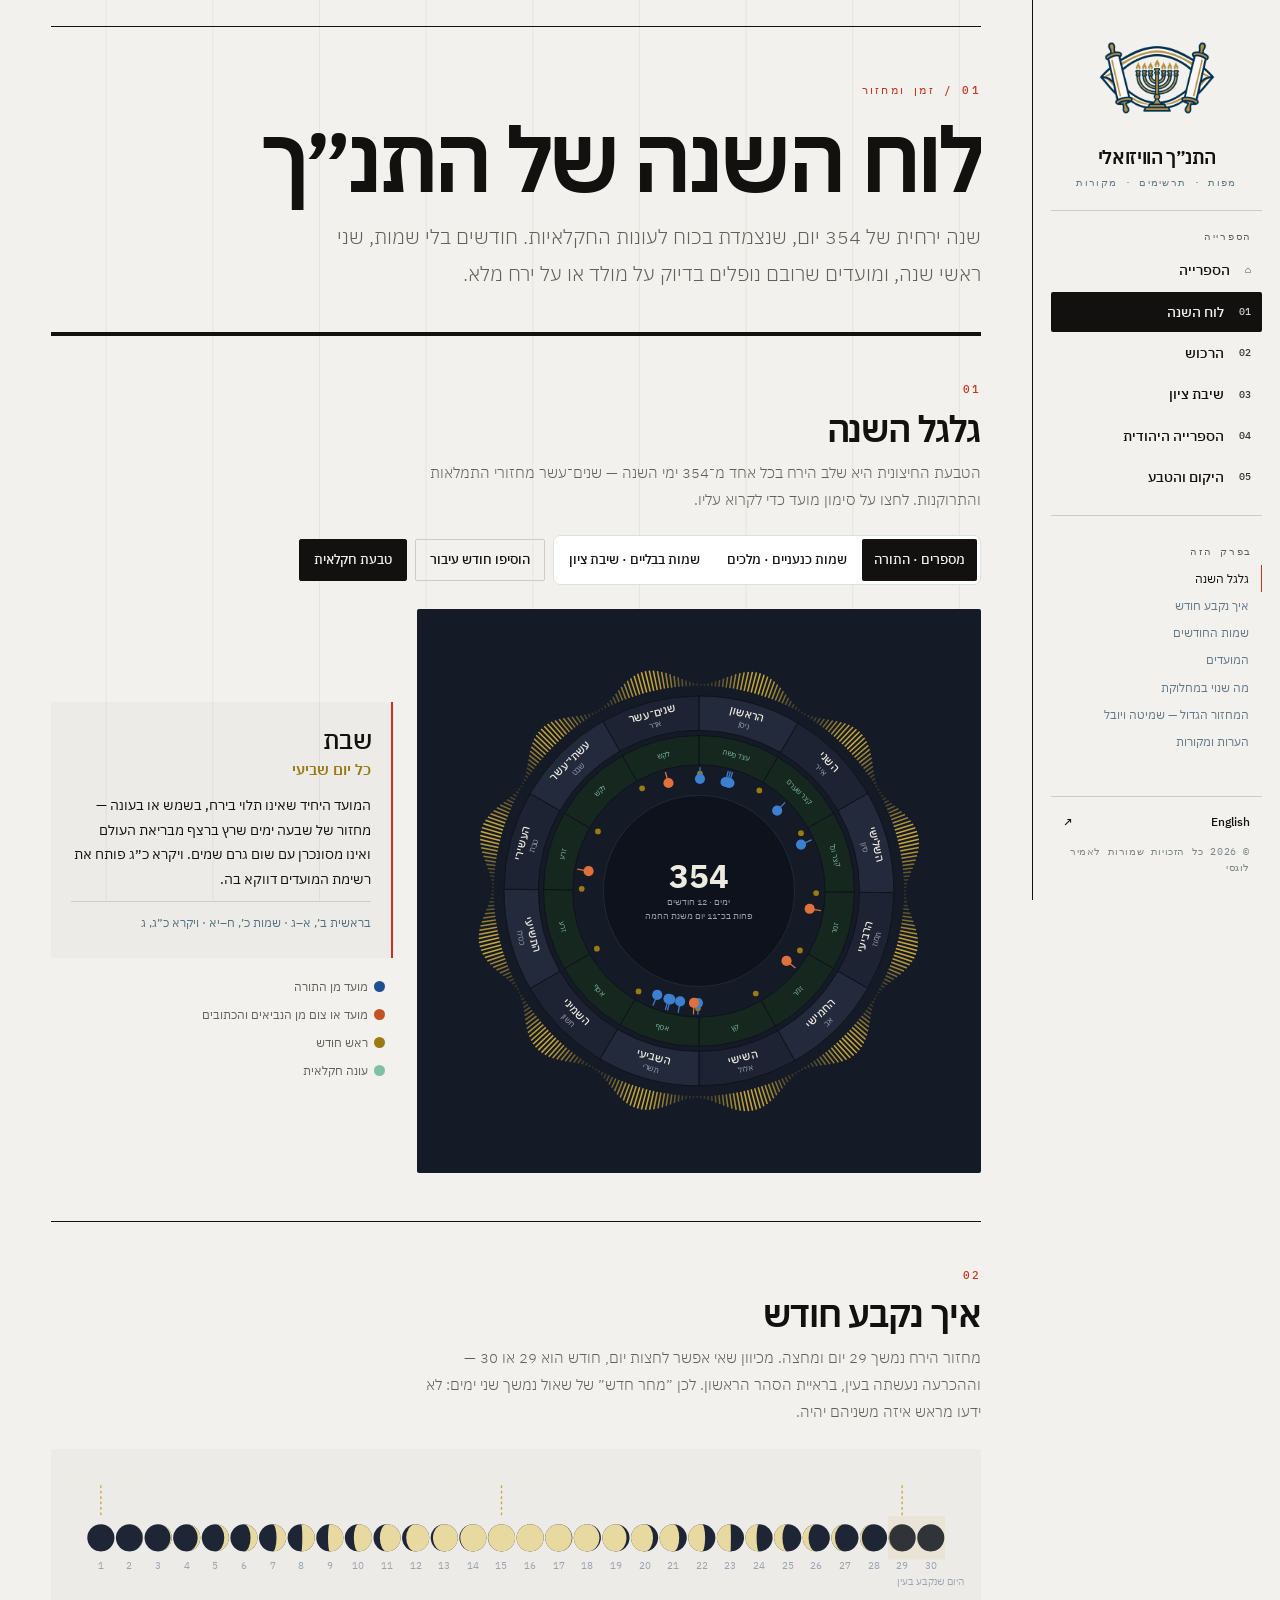
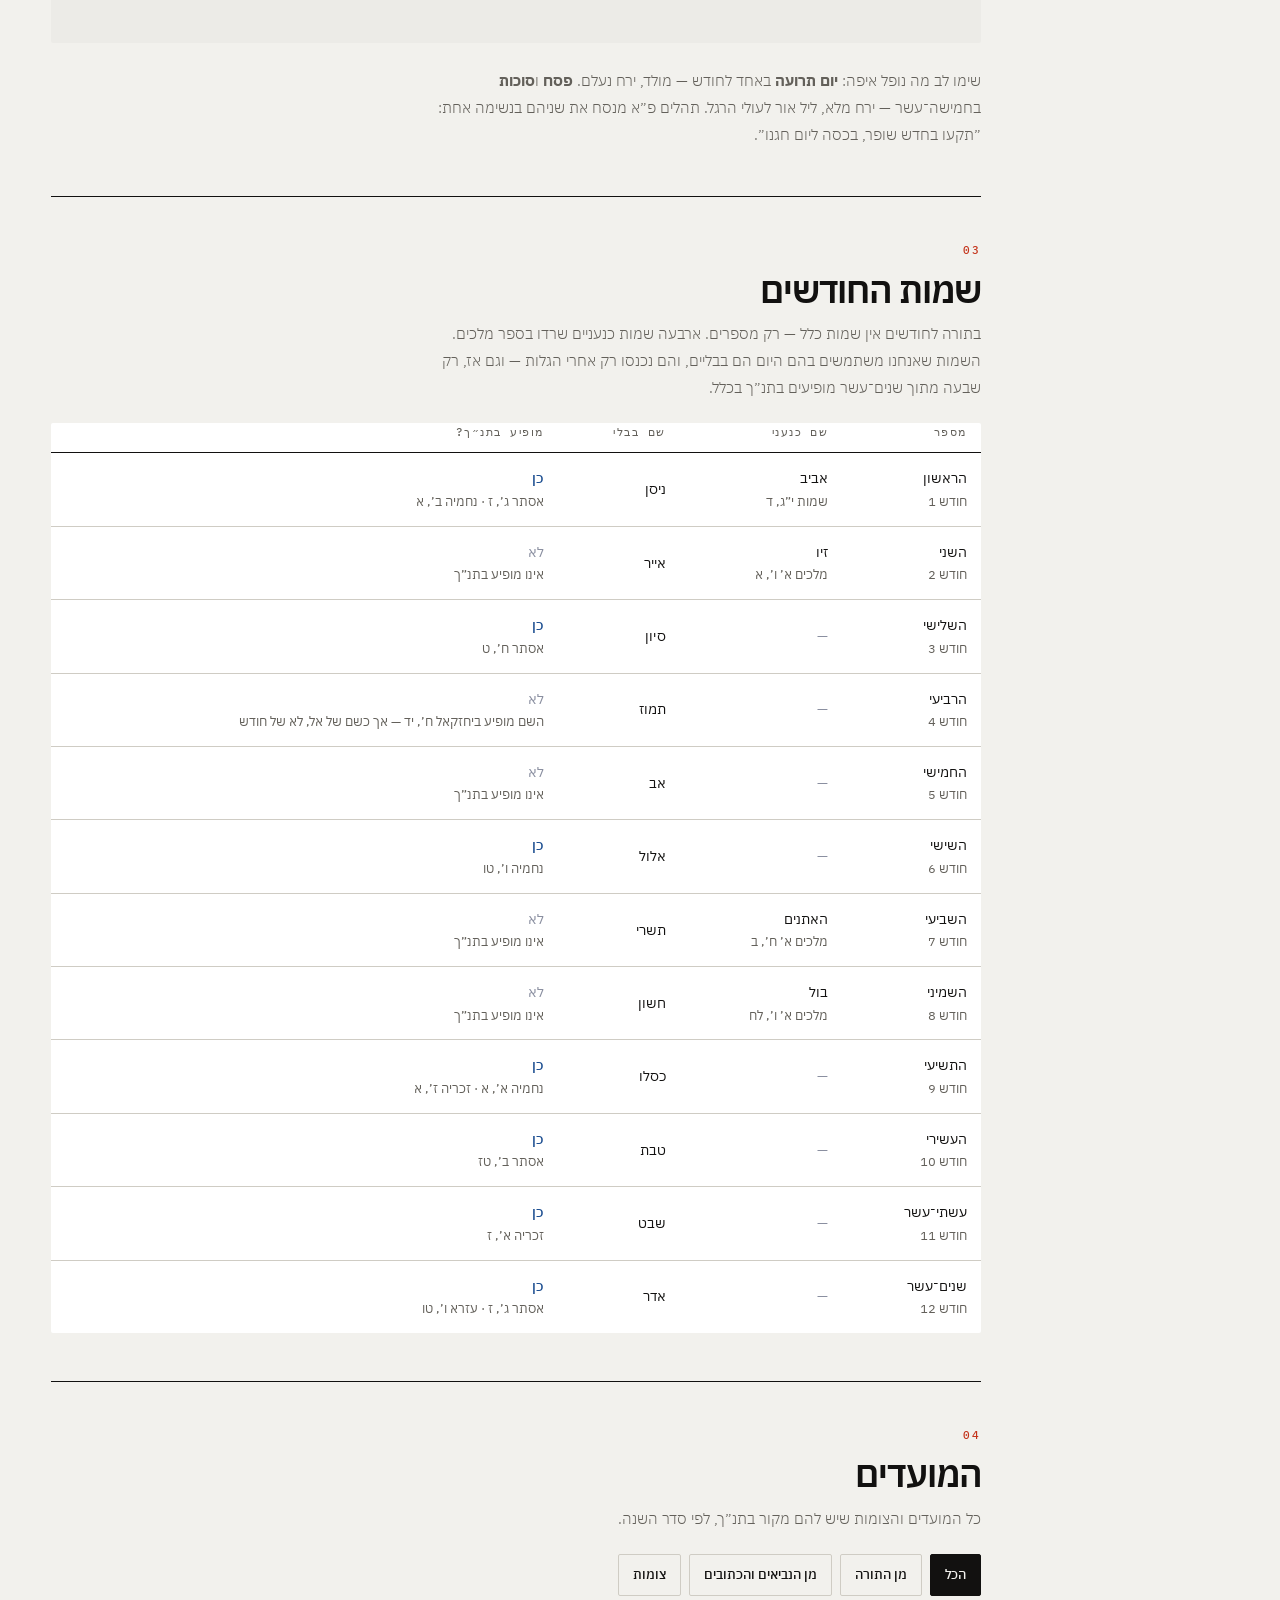
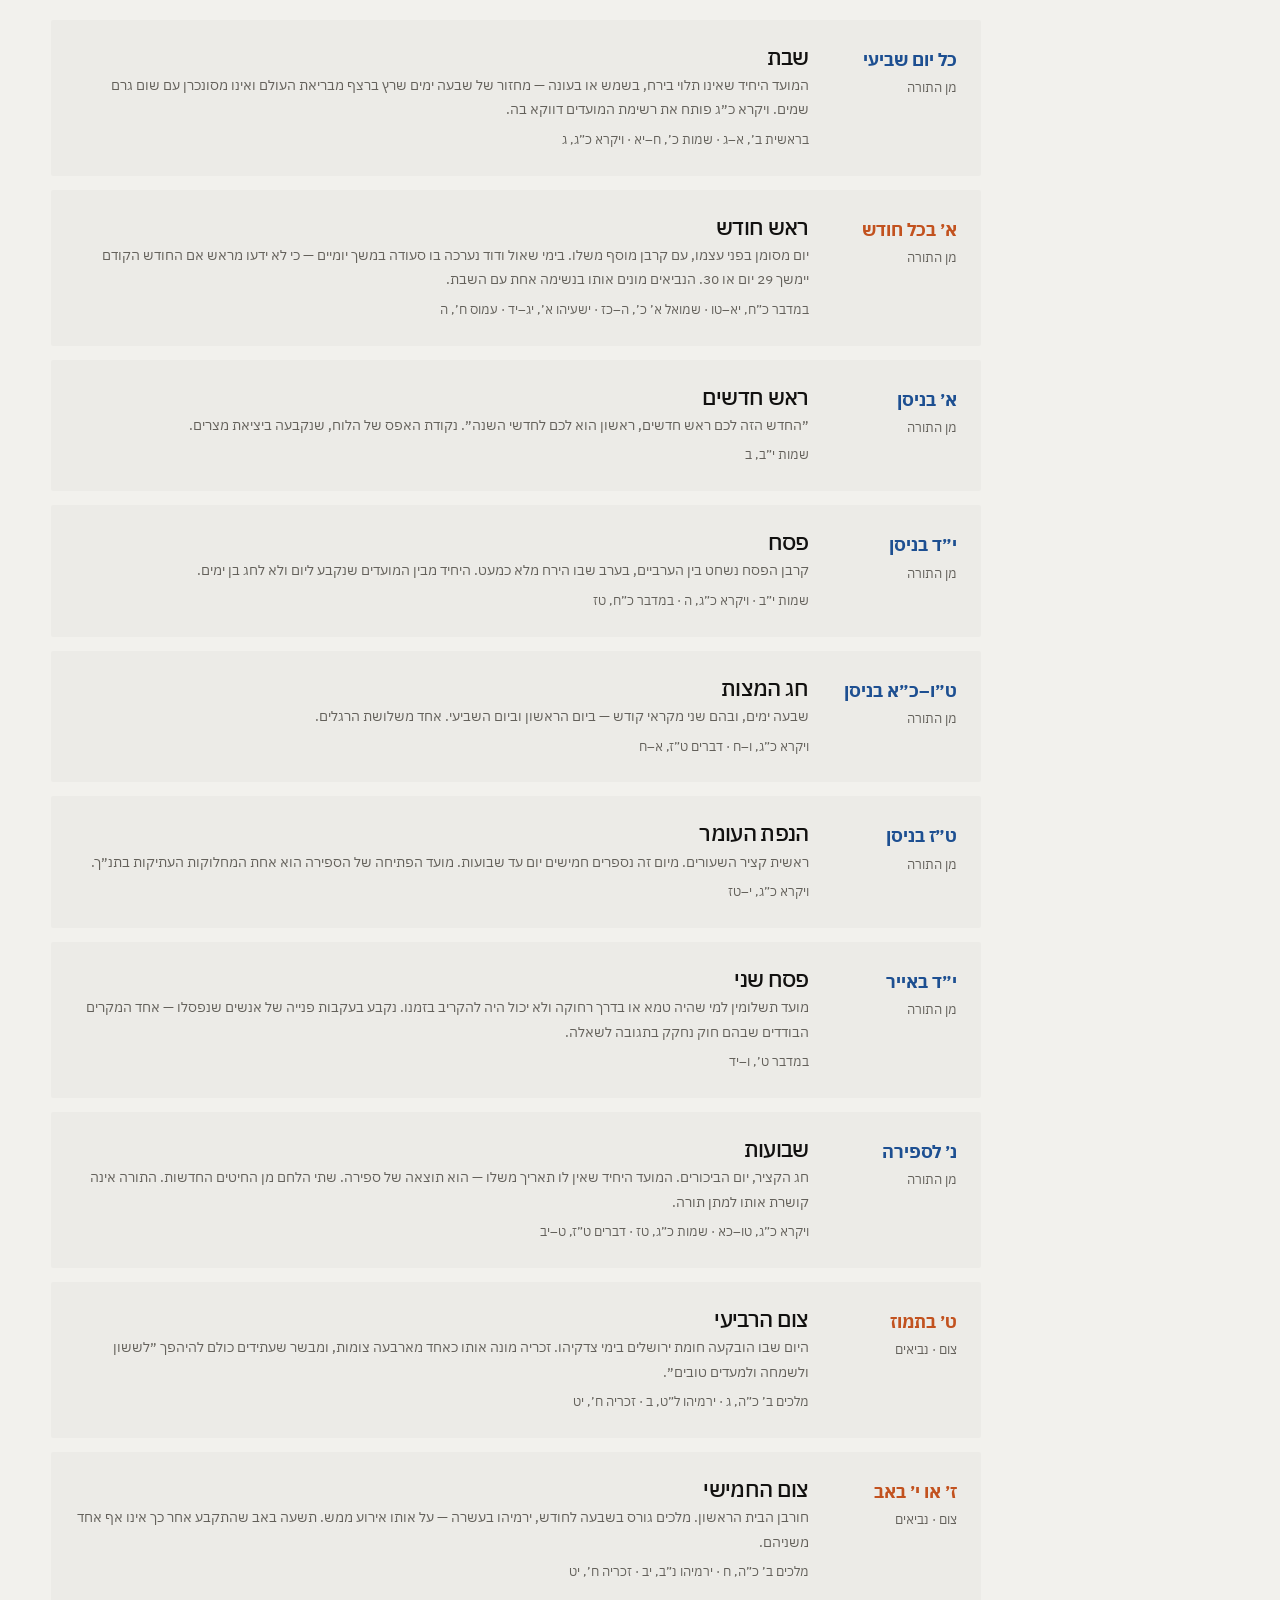
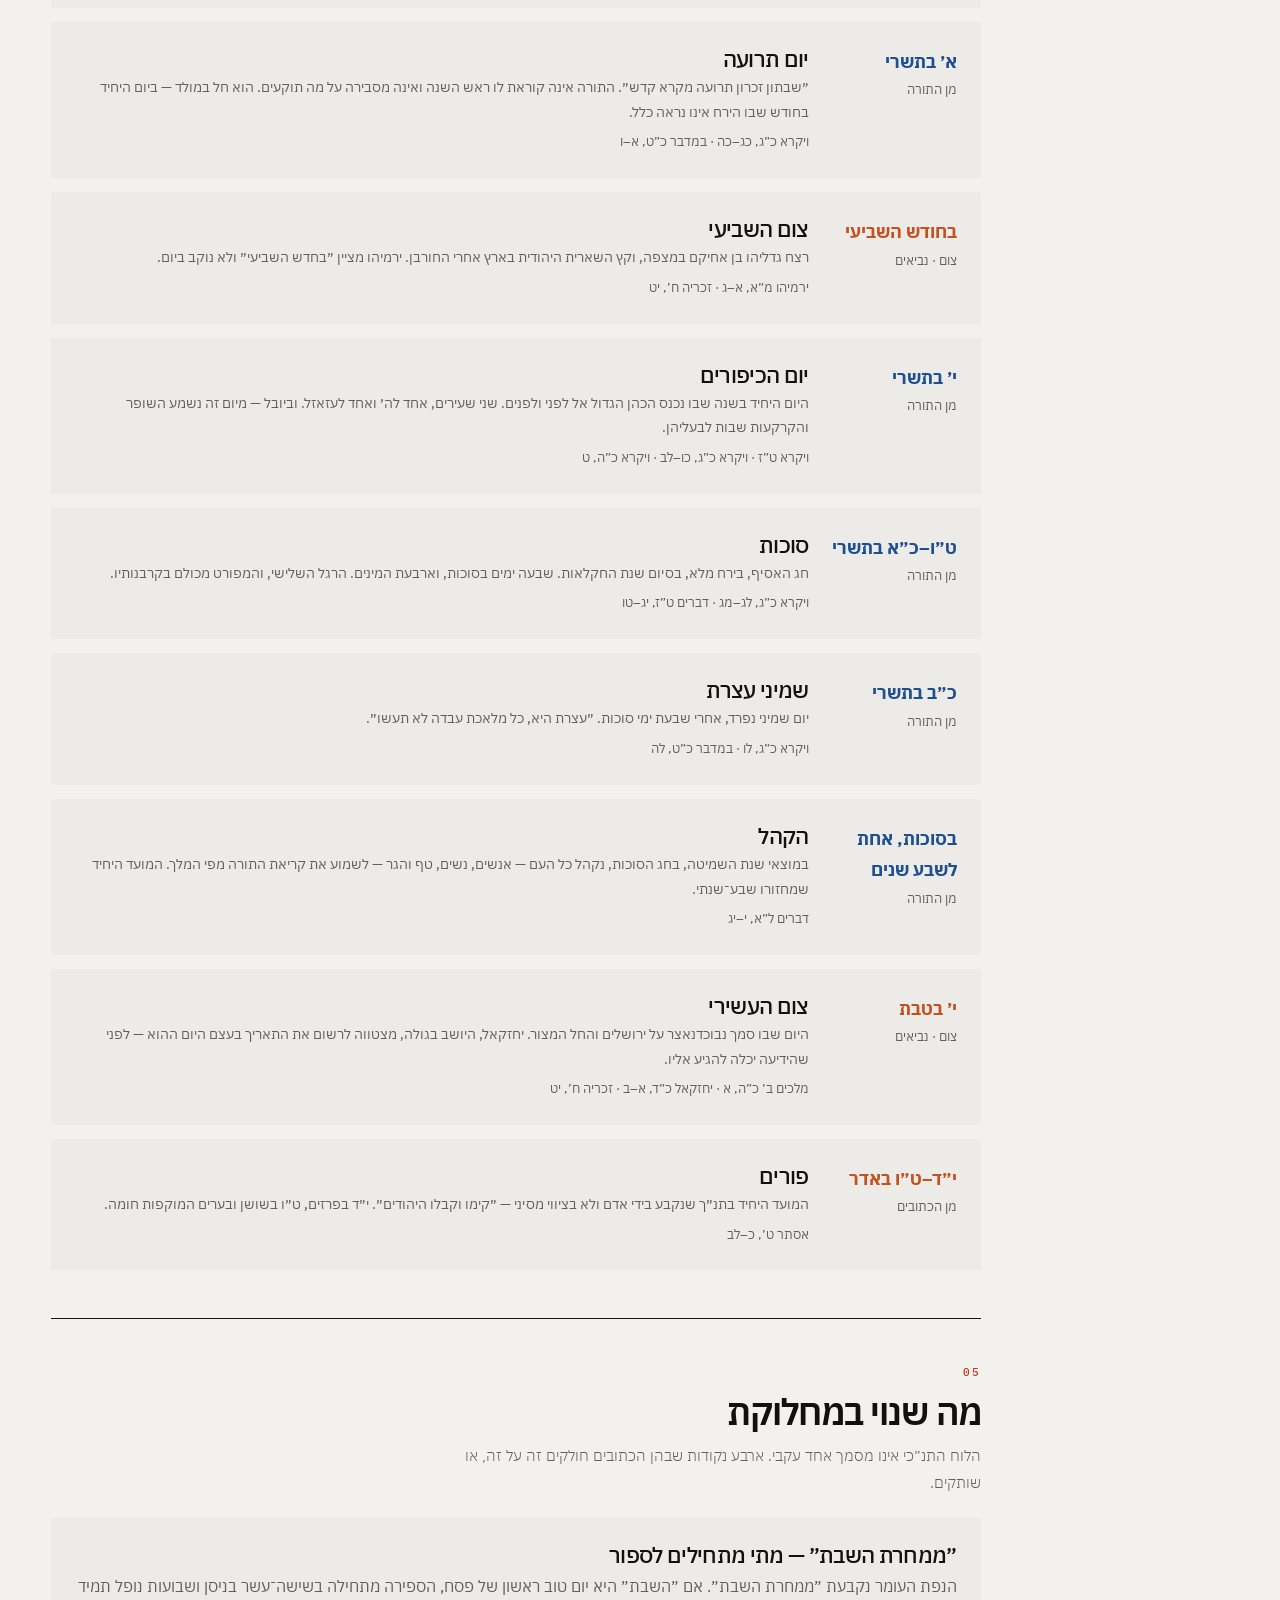
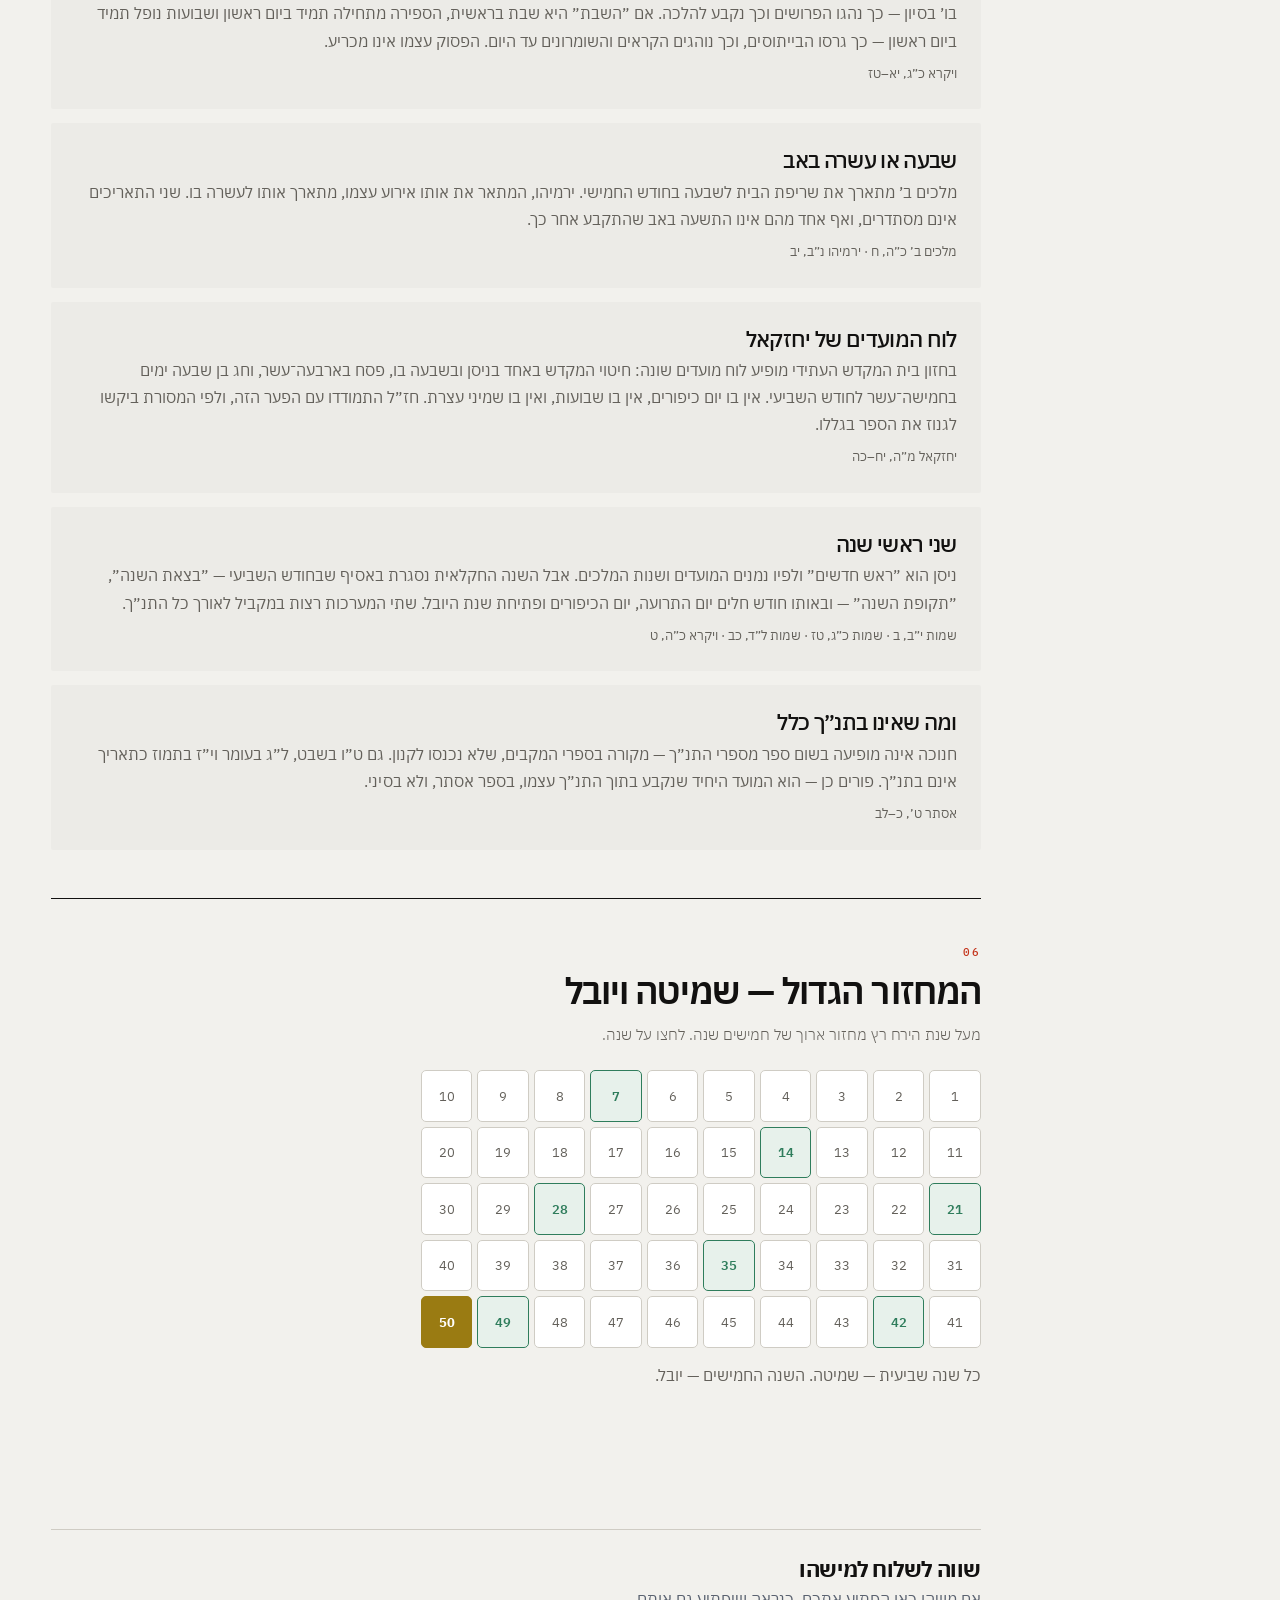
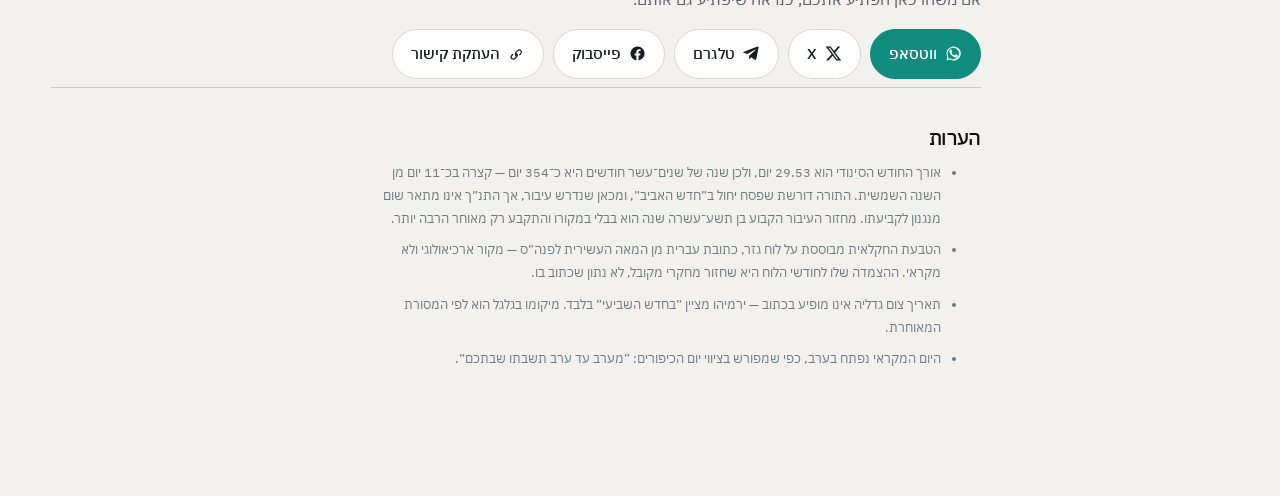
<file: site/he/calendar/index.html>
<!DOCTYPE html>

<html dir="rtl" lang="he">
<head>

<meta name="robots" content="index,follow,max-image-preview:large">
<link rel="canonical" href="https://lugasia.github.io/visual-tanakh/he/calendar/">
<link rel="alternate" hreflang="he" href="https://lugasia.github.io/visual-tanakh/he/calendar/">
<link rel="alternate" hreflang="en" href="https://lugasia.github.io/visual-tanakh/en/calendar/">
<link rel="alternate" hreflang="x-default" href="https://lugasia.github.io/visual-tanakh/he/calendar/">
<meta property="og:type" content="article">
<meta property="og:site_name" content="התנ״ך הוויזואלי">
<meta property="og:locale" content="he_IL">
<meta property="og:url" content="https://lugasia.github.io/visual-tanakh/he/calendar/">
<meta property="og:title" content="354 יום בשנה. ולחודשים אין שמות.">
<meta property="og:description" content="גלגל שנה ירחי עם שלב הירח בכל יום, שלוש מערכות שמות החודשים, וכל המועדים לפי מקורותיהם בתנ״ך.">
<meta property="og:image" content="https://lugasia.github.io/visual-tanakh/assets/og-calendar.png">
<meta property="og:image:width" content="1200">
<meta property="og:image:height" content="630">
<meta name="twitter:card" content="summary_large_image">
<meta name="twitter:title" content="354 יום בשנה. ולחודשים אין שמות.">
<meta name="twitter:description" content="גלגל שנה ירחי, שמות החודשים וכל המועדים לפי מקורותיהם.">
<meta name="twitter:image" content="https://lugasia.github.io/visual-tanakh/assets/og-calendar.png">
<meta name="theme-color" content="#F2F1ED">

<meta charset="utf-8"/>
<meta content="width=device-width, initial-scale=1" name="viewport"/>
<title>לוח השנה של התנ״ך</title>
<link href="https://fonts.googleapis.com" rel="preconnect"/>
<link crossorigin="" href="https://fonts.gstatic.com" rel="preconnect"/>
<link href="https://fonts.googleapis.com/css2?family=IBM+Plex+Sans+Hebrew:wght@200;300;400;500;600;700&family=IBM+Plex+Mono:wght@400;500;600&display=swap" rel="stylesheet"/>
<style>
:root{
  --bg:#F4F3EF; --card:#FFF; --ink:#181B21; --ink2:#5A6270; --rule:#D8D6CE;
  --torah:#1D4F91; --nvi:#C2521F; --moon:#9A7B12; --agri:#2F7D5C; --none:#8A8FA0;
  --night:#141A26;
}
*{box-sizing:border-box}
body{margin:0;background:var(--bg);color:var(--ink);font-family:'IBM Plex Sans Hebrew',system-ui,sans-serif;font-size:17px;line-height:1.65}
h1,h2,h3{font-family:'IBM Plex Sans Hebrew',system-ui,sans-serif;line-height:1.15;margin:0;font-weight:700}
p{margin:0 0 1em}
.wrap{max-width:1020px;margin:0 auto;padding:0 20px}
.num{font-variant-numeric:tabular-nums}
.mast{padding:56px 0 30px}
.mast h1{font-size:clamp(40px,8vw,74px);font-weight:900;letter-spacing:-.015em}
.mast .sub{font-size:clamp(17px,2.3vw,21px);color:var(--ink2);max-width:58ch;margin-top:12px}
section{padding:44px 0;border-top:1px solid var(--rule)}
section>h2{font-size:clamp(25px,4vw,35px);margin-bottom:8px}
section>.lede{color:var(--ink2);max-width:64ch;margin-bottom:24px}

.ctl{font-family:'IBM Plex Sans Hebrew',system-ui,sans-serif;font-size:14.5px;background:#fff;border:1px solid var(--rule);border-radius:4px;padding:8px 14px;cursor:pointer;color:var(--ink)}
.ctl[aria-pressed="true"]{background:var(--ink);color:#fff;border-color:var(--ink)}
.ctl:focus-visible{outline:2px solid var(--moon);outline-offset:2px}
.controls{display:flex;flex-wrap:wrap;gap:9px;margin-bottom:18px;align-items:center}
.controls .grp{display:flex;gap:6px;border:1px solid var(--rule);border-radius:6px;padding:4px;background:#fff}
.controls .grp .ctl{border:0;padding:6px 12px}

/* wheel */
.wheelbox{background:var(--night);border-radius:8px;padding:10px}
svg.wheel{display:block;width:100%;height:auto;font-family:'IBM Plex Sans Hebrew',system-ui,sans-serif}
svg.wheel text{fill:#EDEAE0}
svg.wheel .mn{font-size:17px;font-weight:500}
svg.wheel .mn2{font-size:12.5px;fill:#9AA3B2}
svg.wheel .hub1{font-family:'IBM Plex Sans Hebrew',system-ui,sans-serif;font-size:52px;font-weight:900;fill:#EDEAE0}
svg.wheel .hub2{font-size:14px;fill:#9AA3B2}
svg.wheel .fmark{cursor:pointer}
svg.wheel .fmark:hover circle.fd,svg.wheel .fmark.sel circle.fd{r:11}
svg.wheel .fmark:focus{outline:none}
svg.wheel .fmark:focus circle.fd{stroke:#fff;stroke-width:2}
svg.wheel .agtxt{font-size:11.5px;fill:#7FBFA4}
.readout{background:var(--card);border:1px solid var(--rule);border-radius:6px;padding:20px;margin-top:14px;min-height:120px}
.readout h3{font-size:23px;margin-bottom:2px}
.readout .dt{color:var(--moon);font-weight:600;font-size:15px;margin-bottom:10px}
.readout .src{font-size:13.5px;color:var(--ink2);margin-top:10px;padding-top:10px;border-top:1px solid var(--rule)}
.legend{display:flex;gap:18px;flex-wrap:wrap;font-size:14px;color:var(--ink2);margin-top:14px}
.legend i{display:inline-block;width:11px;height:11px;border-radius:50%;margin-inline-end:6px;vertical-align:-1px}

/* month strip */
.strip{background:var(--night);border-radius:8px;padding:18px 14px}
svg.mstrip{display:block;width:100%;height:auto}
svg.mstrip text{fill:#9AA3B2;font-family:'IBM Plex Sans Hebrew',system-ui,sans-serif;font-size:11px}
svg.mstrip text.big{fill:#EDEAE0;font-size:13px;font-weight:500}

/* tables */
table{width:100%;border-collapse:collapse;background:var(--card);border:1px solid var(--rule);border-radius:6px;overflow:hidden}
th{text-align:start;font-size:13.5px;font-weight:600;color:var(--ink2);padding:11px 10px;background:#FAF9F6;border-bottom:2px solid var(--rule)}
td{padding:9px 10px;border-bottom:1px solid var(--rule);font-size:15.5px}
tr:last-child td{border-bottom:0}
td.no{color:var(--none)}
td.yes{color:var(--torah);font-weight:500}
td .ref{display:block;font-size:12.5px;color:var(--ink2);font-weight:400}

/* festival list */
.flist{display:grid;gap:1px;background:var(--rule);border:1px solid var(--rule);border-radius:6px;overflow:hidden}
.fitem{background:var(--card);padding:16px 18px;display:grid;grid-template-columns:130px 1fr;gap:18px;align-items:start}
.fitem .when{font-family:'IBM Plex Sans Hebrew',system-ui,sans-serif;font-size:19px;font-weight:700;color:var(--torah)}
.fitem.nvi .when{color:var(--nvi)}
.fitem .when small{display:block;font-family:'IBM Plex Sans Hebrew',system-ui,sans-serif;font-size:12.5px;font-weight:400;color:var(--ink2);margin-top:2px}
.fitem h3{font-size:20px;margin-bottom:4px}
.fitem p{font-size:15.5px;margin:0;color:var(--ink2)}
.fitem .src{font-size:13px;color:var(--ink2);margin-top:7px}
.fitem.hide{display:none}

/* disputes */
.disp{display:grid;gap:1px;background:var(--rule);border:1px solid var(--rule);border-radius:6px;overflow:hidden}
.disp>div{background:var(--card);padding:18px}
.disp h3{font-size:20px;margin-bottom:6px}
.disp p{font-size:15.5px;color:var(--ink2);margin:0}
.disp .src{font-size:13px;color:var(--ink2);margin-top:8px}

/* jubilee */
.jub{display:grid;grid-template-columns:repeat(10,1fr);gap:5px;max-width:560px}
.jub button{aspect-ratio:1;border:1px solid var(--rule);background:#fff;border-radius:4px;font-family:'IBM Plex Sans Hebrew',system-ui,sans-serif;font-size:13px;cursor:pointer;color:var(--ink2);padding:0}
.jub button.sh{background:#E7F1EB;border-color:var(--agri);color:var(--agri);font-weight:600}
.jub button.jb{background:var(--moon);border-color:var(--moon);color:#fff;font-weight:700}
.jub button:focus-visible{outline:2px solid var(--ink);outline-offset:2px}
.jubout{margin-top:14px;font-size:15.5px;color:var(--ink2);min-height:48px}
.jubout b{color:var(--ink)}

footer{padding:40px 0 64px;border-top:1px solid var(--rule);font-size:15px;color:var(--ink2)}
footer h3{font-size:20px;color:var(--ink);margin-bottom:12px}
footer li{margin-bottom:9px;max-width:72ch}
@media(max-width:640px){
  body{font-size:16px}
  .fitem{grid-template-columns:1fr;gap:6px}
  td,th{padding:8px 7px;font-size:14.5px}
  .jub{grid-template-columns:repeat(5,1fr)}
  svg.wheel .mn{font-size:22px}
  svg.wheel .mn2{font-size:16px}
  svg.wheel .agtxt{display:none}
}
</style>
<style>.atlas-nav{display:flex;flex-wrap:wrap;gap:12px 24px;padding:16px max(20px,calc((100% - 1020px)/2));border-bottom:1px solid #D8D6CE;font:14px 'IBM Plex Sans Hebrew',system-ui,sans-serif;background:#F4F3EF}.atlas-nav a{color:#181B21;text-decoration:none}.atlas-nav a:first-child{font-weight:700;margin-inline-end:auto}.atlas-nav a:hover{text-decoration:underline}.atlas-draft{padding:8px 20px;background:#eee8db;color:#514831;text-align:center;font:13px 'IBM Plex Sans Hebrew',system-ui,sans-serif}</style><link href="../../assets/atlas.css" rel="stylesheet"/><link href="../../assets/logo-96.png" rel="icon" type="image/png"/><script defer="" src="../../assets/atlas.js"></script><link href="../../assets/share.css" rel="stylesheet"/>
</head>
<body class="chapter-page chapter-calendar"><a class="skip-link" href="#main-content">דלגו לתוכן</a><div class="mobile-bar"><a href="../../"><img alt="" height="44" src="../../assets/logo-96.png" width="44"/><span>התנ״ך הוויזואלי</span></a><button aria-controls="atlas-sidebar" aria-expanded="false" aria-label="פתיחת ניווט" id="menu-toggle"><span></span><span></span><span></span></button></div><div hidden="" id="nav-backdrop"></div><aside aria-label="ניווט ראשי" class="atlas-sidebar" id="atlas-sidebar"><div class="sidebar-top"><a class="atlas-brand" href="../../"><img alt="" height="130" src="../../assets/logo-320.png" width="150"/><strong>התנ״ך הוויזואלי</strong><span>מפות · תרשימים · מקורות</span></a><button aria-label="סגירת ניווט" class="nav-close" id="nav-close">×</button></div><nav aria-label="פרקי הספרייה" class="library-nav"><p class="nav-caption">הספרייה</p><a class="side-link" href="../../"><span class="side-index">⌂</span><span>הספרייה</span></a><a aria-current="page" class="side-link" href="../../he/calendar/"><span class="side-index">01</span><span>לוח השנה</span></a><a class="side-link" href="../../he/treasures/"><span class="side-index">02</span><span>הרכוש</span></a><a class="side-link" href="../../he/return/"><span class="side-index">03</span><span>שיבת ציון</span></a><a class="side-link" href="../../he/library/"><span class="side-index">04</span><span>הספרייה היהודית</span></a><a class="side-link" href="../../he/nature/"><span class="side-index">05</span><span>היקום והטבע</span></a></nav><nav aria-label="תוכן העניינים" class="chapter-toc"><p class="nav-caption">בפרק הזה</p><a class="toc-link" href="#section-1">גלגל השנה</a><a class="toc-link" href="#section-2">איך נקבע חודש</a><a class="toc-link" href="#section-3">שמות החודשים</a><a class="toc-link" href="#section-4">המועדים</a><a class="toc-link" href="#section-5">מה שנוי במחלוקת</a><a class="toc-link" href="#section-6">המחזור הגדול — שמיטה ויובל</a><a class="toc-link" href="#chapter-notes">הערות ומקורות</a></nav><div class="sidebar-bottom"><a class="language-link" href="../../en/calendar/" lang="en">English<span aria-hidden="true">↗</span></a><p class="copyright">© 2026 כל הזכויות שמורות לאמיר לוגסי</p></div></aside>
<main class="wrap atlas-main" id="main-content">
<header class="mast"><p class="chapter-eyebrow">01 / זמן ומחזור</p>
<h1>לוח השנה של התנ״ך</h1>
<p class="sub">שנה ירחית של 354 יום, שנצמדת בכוח לעונות החקלאיות. חודשים בלי שמות, שני ראשי שנה, ומועדים שרובם נופלים בדיוק על מולד או על ירח מלא.</p>
</header>
<section data-section="01" id="section-1">
<h2>גלגל השנה</h2>
<p class="lede">הטבעת החיצונית היא שלב הירח בכל אחד מ־354 ימי השנה — שנים־עשר מחזורי התמלאות והתרוקנות. לחצו על סימון מועד כדי לקרוא עליו.</p>
<div class="controls">
<div aria-label="מערכת שמות החודשים" class="grp" role="group">
<button aria-pressed="true" class="ctl" data-nm="num">מספרים · התורה</button>
<button aria-pressed="false" class="ctl" data-nm="can">שמות כנעניים · מלכים</button>
<button aria-pressed="false" class="ctl" data-nm="bab">שמות בבליים · שיבת ציון</button>
</div>
<button aria-pressed="false" class="ctl" id="leap">הוסיפו חודש עיבור</button>
<button aria-pressed="true" class="ctl" id="agri">טבעת חקלאית</button>
</div>
<div class="calendar-workspace"><div class="wheelbox"><svg aria-label="גלגל שנת הלוח התנ״כי" class="wheel" id="wheel" role="img"></svg></div><div class="calendar-detail"><div class="readout" id="readout"></div><div class="legend">
<span><i style="background:#1D4F91"></i>מועד מן התורה</span>
<span><i style="background:#C2521F"></i>מועד או צום מן הנביאים והכתובים</span>
<span><i style="background:#9A7B12"></i>ראש חודש</span>
<span><i style="background:#7FBFA4"></i>עונה חקלאית</span>
</div></div></div>


</section>
<section data-section="02" id="section-2">
<h2>איך נקבע חודש</h2>
<p class="lede">מחזור הירח נמשך 29 יום ומחצה. מכיוון שאי אפשר לחצות יום, חודש הוא 29 או 30 — וההכרעה נעשתה בעין, בראיית הסהר הראשון. לכן ״מחר חדש״ של שאול נמשך שני ימים: לא ידעו מראש איזה משניהם יהיה.</p>
<div class="strip"><svg aria-label="שלבי הירח לאורך חודש" class="mstrip" id="mstrip" role="img"></svg></div>
<p class="lede" style="margin-top:18px;margin-bottom:0">שימו לב מה נופל איפה: <b>יום תרועה</b> באחד לחודש — מולד, ירח נעלם. <b>פסח</b> ו<b>סוכות</b> בחמישה־עשר — ירח מלא, ליל אור לעולי הרגל. תהלים פ״א מנסח את שניהם בנשימה אחת: ״תקעו בחדש שופר, בכסה ליום חגנו״.</p>
</section>
<section data-section="03" id="section-3">
<h2>שמות החודשים</h2>
<p class="lede">בתורה לחודשים אין שמות כלל — רק מספרים. ארבעה שמות כנעניים שרדו בספר מלכים. השמות שאנחנו משתמשים בהם היום הם בבליים, והם נכנסו רק אחרי הגלות — וגם אז, רק שבעה מתוך שנים־עשר מופיעים בתנ״ך בכלל.</p>
<div aria-label="טבלת נתונים — ניתן לגלול לרוחב" class="table-scroll" role="region" tabindex="0"><table>
<thead><tr><th>מספר</th><th>שם כנעני</th><th>שם בבלי</th><th>מופיע בתנ״ך?</th></tr></thead>
<tbody id="monthtab"></tbody>
</table></div>
</section>
<section data-section="04" id="section-4">
<h2>המועדים</h2>
<p class="lede">כל המועדים והצומות שיש להם מקור בתנ״ך, לפי סדר השנה.</p>
<div class="controls">
<button aria-pressed="true" class="ctl fl" data-f="all">הכל</button>
<button aria-pressed="false" class="ctl fl" data-f="torah">מן התורה</button>
<button aria-pressed="false" class="ctl fl" data-f="nvi">מן הנביאים והכתובים</button>
<button aria-pressed="false" class="ctl fl" data-f="fast">צומות</button>
</div>
<div class="flist" id="flist"></div>
</section>
<section data-section="05" id="section-5">
<h2>מה שנוי במחלוקת</h2>
<p class="lede">הלוח התנ״כי אינו מסמך אחד עקבי. ארבע נקודות שבהן הכתובים חולקים זה על זה, או שותקים.</p>
<div class="disp">
<div>
<h3>״ממחרת השבת״ — מתי מתחילים לספור</h3>
<p>הנפת העומר נקבעת ״ממחרת השבת״. אם ״השבת״ היא יום טוב ראשון של פסח, הספירה מתחילה בשישה־עשר בניסן ושבועות נופל תמיד בו׳ בסיון — כך נהגו הפרושים וכך נקבע להלכה. אם ״השבת״ היא שבת בראשית, הספירה מתחילה תמיד ביום ראשון ושבועות נופל תמיד ביום ראשון — כך גרסו הבייתוסים, וכך נוהגים הקראים והשומרונים עד היום. הפסוק עצמו אינו מכריע.</p>
<p class="src">ויקרא כ״ג, יא–טז</p>
</div>
<div>
<h3>שבעה או עשרה באב</h3>
<p>מלכים ב׳ מתארך את שריפת הבית לשבעה בחודש החמישי. ירמיהו, המתאר את אותו אירוע עצמו, מתארך אותו לעשרה בו. שני התאריכים אינם מסתדרים, ואף אחד מהם אינו התשעה באב שהתקבע אחר כך.</p>
<p class="src">מלכים ב׳ כ״ה, ח · ירמיהו נ״ב, יב</p>
</div>
<div>
<h3>לוח המועדים של יחזקאל</h3>
<p>בחזון בית המקדש העתידי מופיע לוח מועדים שונה: חיטוי המקדש באחד בניסן ובשבעה בו, פסח בארבעה־עשר, וחג בן שבעה ימים בחמישה־עשר לחודש השביעי. אין בו יום כיפורים, אין בו שבועות, ואין בו שמיני עצרת. חז״ל התמודדו עם הפער הזה, ולפי המסורת ביקשו לגנוז את הספר בגללו.</p>
<p class="src">יחזקאל מ״ה, יח–כה</p>
</div>
<div>
<h3>שני ראשי שנה</h3>
<p>ניסן הוא ״ראש חדשים״ ולפיו נמנים המועדים ושנות המלכים. אבל השנה החקלאית נסגרת באסיף שבחודש השביעי — ״בצאת השנה״, ״תקופת השנה״ — ובאותו חודש חלים יום התרועה, יום הכיפורים ופתיחת שנת היובל. שתי המערכות רצות במקביל לאורך כל התנ״ך.</p>
<p class="src">שמות י״ב, ב · שמות כ״ג, טז · שמות ל״ד, כב · ויקרא כ״ה, ט</p>
</div>
<div>
<h3>ומה שאינו בתנ״ך כלל</h3>
<p>חנוכה אינה מופיעה בשום ספר מספרי התנ״ך — מקורה בספרי המקבים, שלא נכנסו לקנון. גם ט״ו בשבט, ל״ג בעומר וי״ז בתמוז כתאריך אינם בתנ״ך. פורים כן — הוא המועד היחיד שנקבע בתוך התנ״ך עצמו, בספר אסתר, ולא בסיני.</p>
<p class="src">אסתר ט׳, כ–לב</p>
</div>
</div>
</section>
<section data-section="06" id="section-6">
<h2>המחזור הגדול — שמיטה ויובל</h2>
<p class="lede">מעל שנת הירח רץ מחזור ארוך של חמישים שנה. לחצו על שנה.</p>
<div class="jub" id="jub"></div>
<p class="jubout" id="jubout">כל שנה שביעית — שמיטה. השנה החמישים — יובל.</p>
</section>
<div class="share-block" data-hook="354 יום בשנה. ולחודשים בתורה אין שמות בכלל."></div>

<footer id="chapter-notes">
<h3>הערות</h3>
<ul>
<li>אורך החודש הסינודי הוא 29.53 יום, ולכן שנה של שנים־עשר חודשים היא כ־354 יום — קצרה בכ־11 יום מן השנה השמשית. התורה דורשת שפסח יחול ב״חדש האביב״, ומכאן שנדרש עיבור, אך התנ״ך אינו מתאר שום מנגנון לקביעתו. מחזור העיבור הקבוע בן תשע־עשרה שנה הוא בבלי במקורו והתקבע רק מאוחר הרבה יותר.</li>
<li>הטבעת החקלאית מבוססת על לוח גזר, כתובת עברית מן המאה העשירית לפנה״ס — מקור ארכיאולוגי ולא מקראי. ההצמדה שלו לחודשי הלוח היא שחזור מחקרי מקובל, לא נתון שכתוב בו.</li>
<li>תאריך צום גדליה אינו מופיע בכתוב — ירמיהו מציין ״בחדש השביעי״ בלבד. מיקומו בגלגל הוא לפי המסורת המאוחרת.</li>
<li>היום המקראי נפתח בערב, כפי שמפורש בציווי יום הכיפורים: ״מערב עד ערב תשבתו שבתכם״.</li>
</ul>
</footer>
</main>
<script>
const SYN=29.530588;
const months=[
 {num:"הראשון",can:"אביב",bab:"ניסן",canRef:"שמות י״ג, ד",inT:"אסתר ג׳, ז · נחמיה ב׳, א"},
 {num:"השני",can:"זיו",bab:"אייר",canRef:"מלכים א׳ ו׳, א",inT:null},
 {num:"השלישי",can:null,bab:"סיון",inT:"אסתר ח׳, ט"},
 {num:"הרביעי",can:null,bab:"תמוז",inT:null,note:"השם מופיע ביחזקאל ח׳, יד — אך כשם של אל, לא של חודש"},
 {num:"החמישי",can:null,bab:"אב",inT:null},
 {num:"השישי",can:null,bab:"אלול",inT:"נחמיה ו׳, טו"},
 {num:"השביעי",can:"האתנים",bab:"תשרי",canRef:"מלכים א׳ ח׳, ב",inT:null},
 {num:"השמיני",can:"בול",bab:"חשון",canRef:"מלכים א׳ ו׳, לח",inT:null},
 {num:"התשיעי",can:null,bab:"כסלו",inT:"נחמיה א׳, א · זכריה ז׳, א"},
 {num:"העשירי",can:null,bab:"טבת",inT:"אסתר ב׳, טז"},
 {num:"עשתי־עשר",can:null,bab:"שבט",inT:"זכריה א׳, ז"},
 {num:"שנים־עשר",can:null,bab:"אדר",inT:"אסתר ג׳, ז · עזרא ו׳, טו"}
];
const agri=["עצד פשת","קצר שערם","קצר וכל","זמר","זמר","קץ","אסף","אסף","זרע","זרע","לקש","לקש"];

const fests=[
 {m:1,d:1,n:"ראש חדשים",cat:"torah",when:"א׳ בניסן",
  t:"״החדש הזה לכם ראש חדשים, ראשון הוא לכם לחדשי השנה״. נקודת האפס של הלוח, שנקבעה ביציאת מצרים.",src:"שמות י״ב, ב"},
 {m:1,d:14,n:"פסח",cat:"torah",when:"י״ד בניסן",
  t:"קרבן הפסח נשחט בין הערביים, בערב שבו הירח מלא כמעט. היחיד מבין המועדים שנקבע ליום ולא לחג בן ימים.",src:"שמות י״ב · ויקרא כ״ג, ה · במדבר כ״ח, טז"},
 {m:1,d:15,n:"חג המצות",cat:"torah",when:"ט״ו–כ״א בניסן",
  t:"שבעה ימים, ובהם שני מקראי קודש — ביום הראשון וביום השביעי. אחד משלושת הרגלים.",src:"ויקרא כ״ג, ו–ח · דברים ט״ז, א–ח"},
 {m:1,d:16,n:"הנפת העומר",cat:"torah",when:"ט״ז בניסן · ״ממחרת השבת״",
  t:"ראשית קציר השעורים. מיום זה נספרים חמישים יום עד שבועות. מועד הפתיחה של הספירה הוא אחת המחלוקות העתיקות בתנ״ך.",src:"ויקרא כ״ג, י–טז"},
 {m:2,d:14,n:"פסח שני",cat:"torah",when:"י״ד באייר",
  t:"מועד תשלומין למי שהיה טמא או בדרך רחוקה ולא יכול היה להקריב בזמנו. נקבע בעקבות פנייה של אנשים שנפסלו — אחד המקרים הבודדים שבהם חוק נחקק בתגובה לשאלה.",src:"במדבר ט׳, ו–יד"},
 {m:3,d:6,n:"שבועות",cat:"torah",when:"נ׳ לספירה · ו׳ בסיון",
  t:"חג הקציר, יום הביכורים. המועד היחיד שאין לו תאריך משלו — הוא תוצאה של ספירה. שתי הלחם מן החיטים החדשות. התורה אינה קושרת אותו למתן תורה.",src:"ויקרא כ״ג, טו–כא · שמות כ״ג, טז · דברים ט״ז, ט–יב"},
 {m:4,d:9,n:"צום הרביעי",cat:"fast",when:"ט׳ בתמוז",
  t:"היום שבו הובקעה חומת ירושלים בימי צדקיהו. זכריה מונה אותו כאחד מארבעה צומות, ומבשר שעתידים כולם להיהפך ״לששון ולשמחה ולמעדים טובים״.",src:"מלכים ב׳ כ״ה, ג · ירמיהו ל״ט, ב · זכריה ח׳, יט"},
 {m:5,d:9,n:"צום החמישי",cat:"fast",when:"ז׳ או י׳ באב",
  t:"חורבן הבית הראשון. מלכים גורס בשבעה לחודש, ירמיהו בעשרה — על אותו אירוע ממש. תשעה באב שהתקבע אחר כך אינו אף אחד משניהם.",src:"מלכים ב׳ כ״ה, ח · ירמיהו נ״ב, יב · זכריה ח׳, יט"},
 {m:7,d:1,n:"יום תרועה",cat:"torah",when:"א׳ בתשרי",
  t:"״שבתון זכרון תרועה מקרא קדש״. התורה אינה קוראת לו ראש השנה ואינה מסבירה על מה תוקעים. הוא חל במולד — ביום היחיד בחודש שבו הירח אינו נראה כלל.",src:"ויקרא כ״ג, כג–כה · במדבר כ״ט, א–ו"},
 {m:7,d:3,n:"צום השביעי",cat:"fast",when:"בחודש השביעי",
  t:"רצח גדליהו בן אחיקם במצפה, וקץ השארית היהודית בארץ אחרי החורבן. ירמיהו מציין ״בחדש השביעי״ ולא נוקב ביום.",src:"ירמיהו מ״א, א–ג · זכריה ח׳, יט"},
 {m:7,d:10,n:"יום הכיפורים",cat:"torah",when:"י׳ בתשרי",
  t:"היום היחיד בשנה שבו נכנס הכהן הגדול אל לפני ולפנים. שני שעירים, אחד לה׳ ואחד לעזאזל. וביובל — מיום זה נשמע השופר והקרקעות שבות לבעליהן.",src:"ויקרא ט״ז · ויקרא כ״ג, כו–לב · ויקרא כ״ה, ט"},
 {m:7,d:15,n:"סוכות",cat:"torah",when:"ט״ו–כ״א בתשרי",
  t:"חג האסיף, בירח מלא, בסיום שנת החקלאות. שבעה ימים בסוכות, וארבעת המינים. הרגל השלישי, והמפורט מכולם בקרבנותיו.",src:"ויקרא כ״ג, לג–מג · דברים ט״ז, יג–טו"},
 {m:7,d:22,n:"שמיני עצרת",cat:"torah",when:"כ״ב בתשרי",
  t:"יום שמיני נפרד, אחרי שבעת ימי סוכות. ״עצרת היא, כל מלאכת עבדה לא תעשו״.",src:"ויקרא כ״ג, לו · במדבר כ״ט, לה"},
 {m:7,d:16,n:"הקהל",cat:"torah",when:"בסוכות, אחת לשבע שנים",
  t:"במוצאי שנת השמיטה, בחג הסוכות, נקהל כל העם — אנשים, נשים, טף והגר — לשמוע את קריאת התורה מפי המלך. המועד היחיד שמחזורו שבע־שנתי.",src:"דברים ל״א, י–יג"},
 {m:10,d:10,n:"צום העשירי",cat:"fast",when:"י׳ בטבת",
  t:"היום שבו סמך נבוכדנאצר על ירושלים והחל המצור. יחזקאל, היושב בגולה, מצטווה לרשום את התאריך בעצם היום ההוא — לפני שהידיעה יכלה להגיע אליו.",src:"מלכים ב׳ כ״ה, א · יחזקאל כ״ד, א–ב · זכריה ח׳, יט"},
 {m:12,d:14,n:"פורים",cat:"nvi",when:"י״ד–ט״ו באדר",
  t:"המועד היחיד בתנ״ך שנקבע בידי אדם ולא בציווי מסיני — ״קימו וקבלו היהודים״. י״ד בפרזים, ט״ו בשושן ובערים המוקפות חומה.",src:"אסתר ט׳, כ–לב"}
];
const shabbat={n:"שבת",cat:"torah",when:"כל יום שביעי",
 t:"המועד היחיד שאינו תלוי בירח, בשמש או בעונה — מחזור של שבעה ימים שרץ ברצף מבריאת העולם ואינו מסונכרן עם שום גרם שמים. ויקרא כ״ג פותח את רשימת המועדים דווקא בה.",
 src:"בראשית ב׳, א–ג · שמות כ׳, ח–יא · ויקרא כ״ג, ג"};
const rosh={n:"ראש חודש",cat:"moon",when:"א׳ בכל חודש",
 t:"יום מסומן בפני עצמו, עם קרבן מוסף משלו. בימי שאול ודוד נערכה בו סעודה במשך יומיים — כי לא ידעו מראש אם החודש הקודם יימשך 29 יום או 30. הנביאים מונים אותו בנשימה אחת עם השבת.",
 src:"במדבר כ״ח, יא–טו · שמואל א׳ כ׳, ה–כז · ישעיהו א׳, יג–יד · עמוס ח׳, ה"};

/* ---------- month names table ---------- */
document.getElementById("monthtab").innerHTML=months.map((m,i)=>`
 <tr>
   <td>${m.num}<span class="ref">חודש ${i+1}</span></td>
   <td>${m.can?`${m.can}<span class="ref">${m.canRef}</span>`:"<span style='color:var(--none)'>—</span>"}</td>
   <td>${m.bab}</td>
   <td class="${m.inT?"yes":"no"}">${m.inT?`כן<span class="ref">${m.inT}</span>`:`לא<span class="ref">${m.note||"אינו מופיע בתנ״ך"}</span>`}</td>
 </tr>`).join("");

/* ---------- wheel ---------- */
let naming="num", leap=false, showAgri=true, sel=null;
const C=430, R_TICK_IN=322, R_TICK_MAX=30, R_MON_OUT=306, R_MON_IN=252, R_AG_OUT=244, R_AG_IN=198, R_FEST=176;
const pol=(r,a)=>[C+r*Math.cos(a),C+r*Math.sin(a)];
const ang=(i,N)=>(-90+i/N*360)*Math.PI/180;

function monthLabel(i){
  if(naming==="num") return months[i].num;
  if(naming==="can") return months[i].can||months[i].num;
  return months[i].bab;
}
function subLabel(i){
  if(naming==="num") return months[i].bab;
  if(naming==="can") return months[i].can?months[i].num:"אין שם כנעני";
  return months[i].num;
}
function arcPath(r1,r2,a1,a2){
  const [x1,y1]=pol(r2,a1),[x2,y2]=pol(r2,a2),[x3,y3]=pol(r1,a2),[x4,y4]=pol(r1,a1);
  const laf=(a2-a1)>Math.PI?1:0;
  return `M${x1},${y1} A${r2},${r2} 0 ${laf},1 ${x2},${y2} L${x3},${y3} A${r1},${r1} 0 ${laf},0 ${x4},${y4} Z`;
}
function drawWheel(){
  const MN=leap?13:12;
  const bounds=[];let acc=0;
  for(let i=0;i<MN;i++){bounds.push(acc);acc+=(i%2===0?30:29);}
  const N=acc;
  let s="";
  // moon ticks
  for(let d=0;d<N;d++){
    const ph=(d%SYN)/SYN, illum=(1-Math.cos(2*Math.PI*ph))/2;
    const a=ang(d+0.5,N), h=3+R_TICK_MAX*illum;
    const [x1,y1]=pol(R_TICK_IN,a),[x2,y2]=pol(R_TICK_IN+h,a);
    s+=`<line x1="${x1.toFixed(1)}" y1="${y1.toFixed(1)}" x2="${x2.toFixed(1)}" y2="${y2.toFixed(1)}" stroke="#C9A83B" stroke-opacity="${(0.18+0.82*illum).toFixed(2)}" stroke-width="2.4"/>`;
  }
  // month sectors
  for(let i=0;i<MN;i++){
    const st=bounds[i], en=(i===MN-1?N:bounds[i+1]);
    const a1=ang(st,N),a2=ang(en,N);
    const isLeapM=leap&&i===12;
    s+=`<path d="${arcPath(R_MON_IN,R_MON_OUT,a1,a2)}" fill="${isLeapM?"#3A3320":(i%2?"#1D2333":"#222A3C")}" stroke="#0E121C" stroke-width="1.5"/>`;
    const am=(a1+a2)/2;
    const [tx,ty]=pol((R_MON_IN+R_MON_OUT)/2,am);
    let deg=am*180/Math.PI+90; if(deg>90&&deg<270)deg-=180;
    const nm=isLeapM?"חודש העיבור":monthLabel(i);
    const sb=isLeapM?"אינו מתואר בתנ״ך":subLabel(i);
    s+=`<g transform="translate(${tx.toFixed(1)},${ty.toFixed(1)}) rotate(${deg.toFixed(1)})">
        <text class="mn" text-anchor="middle" y="-3">${nm}</text>
        <text class="mn2" text-anchor="middle" y="14">${sb}</text></g>`;
    // agri ring
    if(showAgri&&!isLeapM){
      s+=`<path d="${arcPath(R_AG_IN,R_AG_OUT,a1,a2)}" fill="#16271F" stroke="#0E121C" stroke-width="1.5"/>`;
      const [ax,ay]=pol((R_AG_IN+R_AG_OUT)/2,am);
      s+=`<g transform="translate(${ax.toFixed(1)},${ay.toFixed(1)}) rotate(${deg.toFixed(1)})">
          <text class="agtxt" text-anchor="middle" y="4">${agri[i]}</text></g>`;
    }
    // rosh chodesh
    if(!isLeapM){
      const ar=ang(st+0.5,N);
      const [rx,ry]=pol(R_FEST+8,ar);
      s+=`<g class="fmark" data-k="rosh" tabindex="0" role="button" aria-label="ראש חודש">
          <circle cx="${rx.toFixed(1)}" cy="${ry.toFixed(1)}" r="4.5" fill="#9A7B12"/></g>`;
    }
  }
  // festivals
  fests.forEach((f,idx)=>{
    if(f.m-1>=MN)return;
    const day=bounds[f.m-1]+f.d-1;
    const a=ang(day+0.5,N);
    const [x1,y1]=pol(R_FEST,a),[x2,y2]=pol(R_AG_IN-4,a);
    const col=f.cat==="torah"?"#3D7FD1":"#E0703C";
    s+=`<g class="fmark${sel===idx?" sel":""}" data-f="${idx}" tabindex="0" role="button" aria-label="${f.n}">
        <line x1="${x1.toFixed(1)}" y1="${y1.toFixed(1)}" x2="${x2.toFixed(1)}" y2="${y2.toFixed(1)}" stroke="${col}" stroke-width="2"/>
        <circle class="fd" cx="${x1.toFixed(1)}" cy="${y1.toFixed(1)}" r="${sel===idx?11:8}" fill="${col}"/>
        </g>`;
  });
  // hub
  s+=`<circle cx="${C}" cy="${C}" r="${R_FEST-26}" fill="#0E121C" stroke="#2A3348"/>
      <text class="hub1" x="${C}" y="${C-4}" text-anchor="middle">${N}</text>
      <text class="hub2" x="${C}" y="${C+22}" text-anchor="middle">ימים · ${MN} חודשים</text>
      <text class="hub2" x="${C}" y="${C+44}" text-anchor="middle">${leap?"שנה מעוברת":"פחות בכ־11 יום משנת החמה"}</text>`;
  const w=document.getElementById("wheel");
  w.setAttribute("viewBox","0 0 860 860");
  w.innerHTML=s;
  w.querySelectorAll(".fmark").forEach(g=>{
    const act=()=>{
      if(g.dataset.k==="rosh"){sel=null;showRead(rosh);}
      else{sel=+g.dataset.f;showRead(fests[sel]);}
      drawWheel();
    };
    g.addEventListener("click",act);
    g.addEventListener("keydown",e=>{if(e.key==="Enter"||e.key===" "){e.preventDefault();act();}});
  });
}
function showRead(f){
  document.getElementById("readout").innerHTML=
    `<h3>${f.n}</h3><div class="dt">${f.when}</div><p style="margin:0">${f.t}</p><div class="src">${f.src}</div>`;
}
showRead(shabbat);
document.querySelectorAll("[data-nm]").forEach(b=>b.onclick=()=>{
  naming=b.dataset.nm;
  document.querySelectorAll("[data-nm]").forEach(o=>o.setAttribute("aria-pressed",o===b));
  drawWheel();
});
document.getElementById("leap").onclick=e=>{leap=!leap;e.currentTarget.setAttribute("aria-pressed",leap);drawWheel();};
document.getElementById("agri").onclick=e=>{showAgri=!showAgri;e.currentTarget.setAttribute("aria-pressed",showAgri);drawWheel();};
drawWheel();

/* ---------- month strip ---------- */
(function(){
  const W=1000,H=170,n=30,r=15,pad=26;
  const step=(W-pad*2)/n;
  let s="";
  for(let d=0;d<n;d++){
    const ph=d/SYN, k=(1-Math.cos(2*Math.PI*ph))/2, waxing=ph<0.5;
    const cx=pad+step*(d+0.5), cy=76;
    s+=`<circle cx="${cx.toFixed(1)}" cy="${cy}" r="${r}" fill="#1E2636"/>`;
    const rx=r*Math.abs(1-2*k);
    const so=waxing?1:0, si=(k<0.5)?(waxing?0:1):(waxing?1:0);
    s+=`<path transform="translate(${cx.toFixed(1)},${cy})" d="M0,${-r} A${r},${r} 0 0,${so} 0,${r} A${rx.toFixed(2)},${r} 0 0,${si} 0,${-r} Z" fill="#E8D9A0"/>`;
    s+=`<text x="${cx.toFixed(1)}" y="${cy+34}" text-anchor="middle">${d+1}</text>`;
  }
  const at=i=>pad+step*(i+0.5);
  const marks=[[0,"מולד · ראש חודש"],[14,"ירח מלא · פסח וסוכות"],[28,"29 או 30?"]];
  marks.forEach(([i,t])=>{
    s+=`<line x1="${at(i).toFixed(1)}" y1="18" x2="${at(i).toFixed(1)}" y2="52" stroke="#C9A83B" stroke-width="1.5" stroke-dasharray="3 3"/>
        <text class="big" x="${at(i).toFixed(1)}" y="13" text-anchor="middle">${t}</text>`;
  });
  s+=`<rect x="${(at(28)-step/2).toFixed(1)}" y="52" width="${(step*2).toFixed(1)}" height="48" fill="#C9A83B" fill-opacity=".10"/>
      <text x="${at(29).toFixed(1)}" y="128" text-anchor="middle">היום שנקבע בעין</text>`;
  const el=document.getElementById("mstrip");
  el.setAttribute("viewBox",`0 0 ${W} ${H}`);
  el.innerHTML=s;
})();

/* ---------- festival list ---------- */
const all=[shabbat,rosh,...fests];
const flist=document.getElementById("flist");
flist.innerHTML=all.map(f=>{
  const cls=(f.cat==="torah")?"":"nvi";
  return `<div class="fitem ${cls}" data-cat="${f.cat}">
    <div class="when">${f.when.split(" · ")[0]}<small>${f.cat==="torah"?"מן התורה":f.cat==="fast"?"צום · נביאים":f.cat==="moon"?"מן התורה":"מן הכתובים"}</small></div>
    <div><h3>${f.n}</h3><p>${f.t}</p><div class="src">${f.src}</div></div></div>`;
}).join("");
document.querySelectorAll(".fl").forEach(b=>b.onclick=()=>{
  const f=b.dataset.f;
  document.querySelectorAll(".fl").forEach(o=>o.setAttribute("aria-pressed",o===b));
  document.querySelectorAll(".fitem").forEach(it=>{
    const c=it.dataset.cat;
    const show=f==="all"||(f==="torah"&&(c==="torah"||c==="moon"))||(f==="nvi"&&(c==="nvi"||c==="fast"))||(f==="fast"&&c==="fast");
    it.classList.toggle("hide",!show);
  });
});

/* ---------- jubilee ---------- */
const jub=document.getElementById("jub");
jub.innerHTML=Array.from({length:50},(_,i)=>{
  const y=i+1, sh=y%7===0&&y!==49?false:false;
  const isSh=y%7===0, isJ=y===50;
  return `<button data-y="${y}" class="${isJ?"jb":isSh?"sh":""}">${y}</button>`;
}).join("");
jub.querySelectorAll("button").forEach(b=>b.onclick=()=>{
  const y=+b.dataset.y;
  const o=document.getElementById("jubout");
  if(y===50) o.innerHTML=`<b>שנת היובל.</b> נפתחת בשופר ביום הכיפורים. כל שדה חוזר לבעליו המקורי, וכל עבד עברי יוצא לחופשי. המכירה שלפניה מעולם לא הייתה מכירה אלא חכירה — ״כי לי הארץ, כי גרים ותושבים אתם עמדי״. <span style="font-size:13px">ויקרא כ״ה, ח–כד</span>`;
  else if(y%7===0) o.innerHTML=`<b>שנת שמיטה.</b> ״שבת שבתון יהיה לארץ״ — לא זורעים, לא זומרים, ולא אוספים. הספיח הפקר לכל. בסוף שנה זו נשמטים גם החובות, ובחג הסוכות שאחריה מתקיים מעמד הקהל. <span style="font-size:13px">ויקרא כ״ה, א–ז · דברים ט״ו, א–יא</span>`;
  else o.innerHTML=`<b>שנה ${y}.</b> שנת עבודה רגילה. ${7-(y%7)} שנים עד השמיטה הבאה${y<50?`, ו־${50-y} עד היובל`:""}.`;
});
</script>
<script defer src="../../assets/share.js"></script>
</body>
</html>
</file>
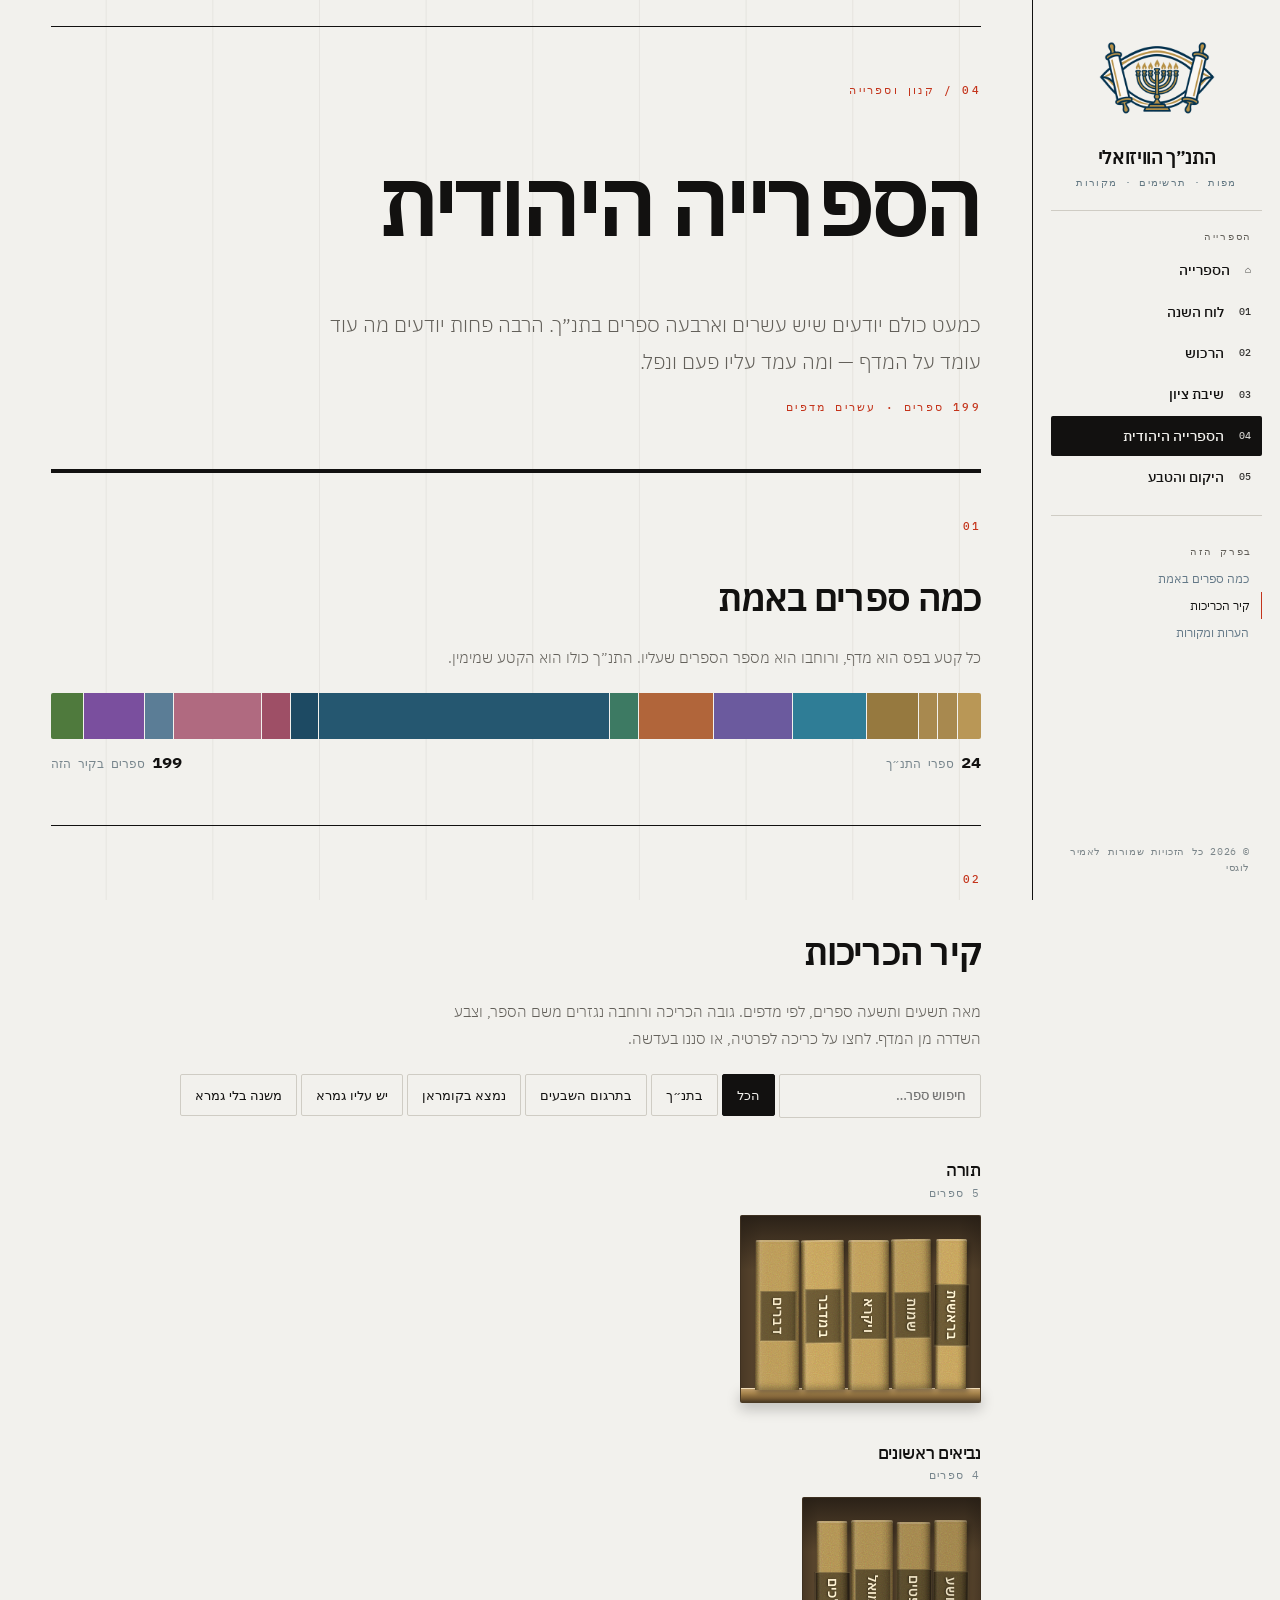
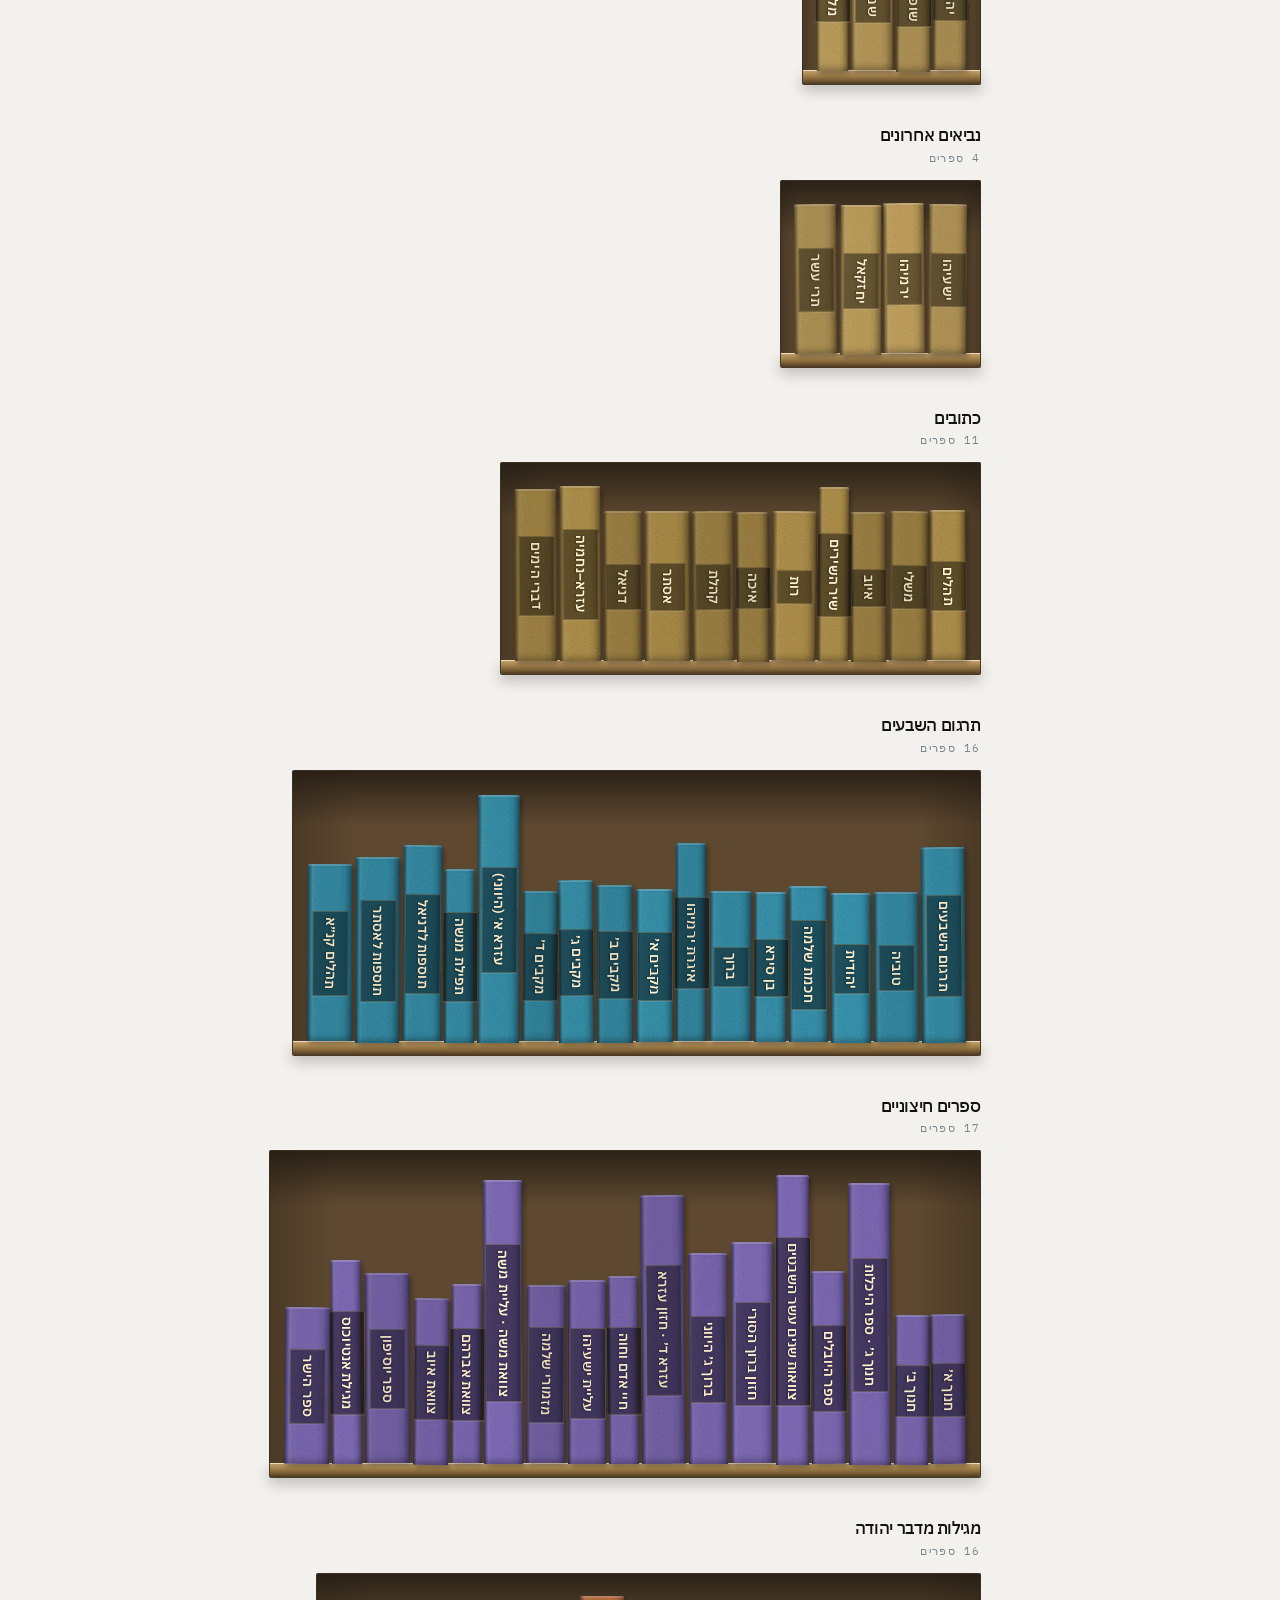
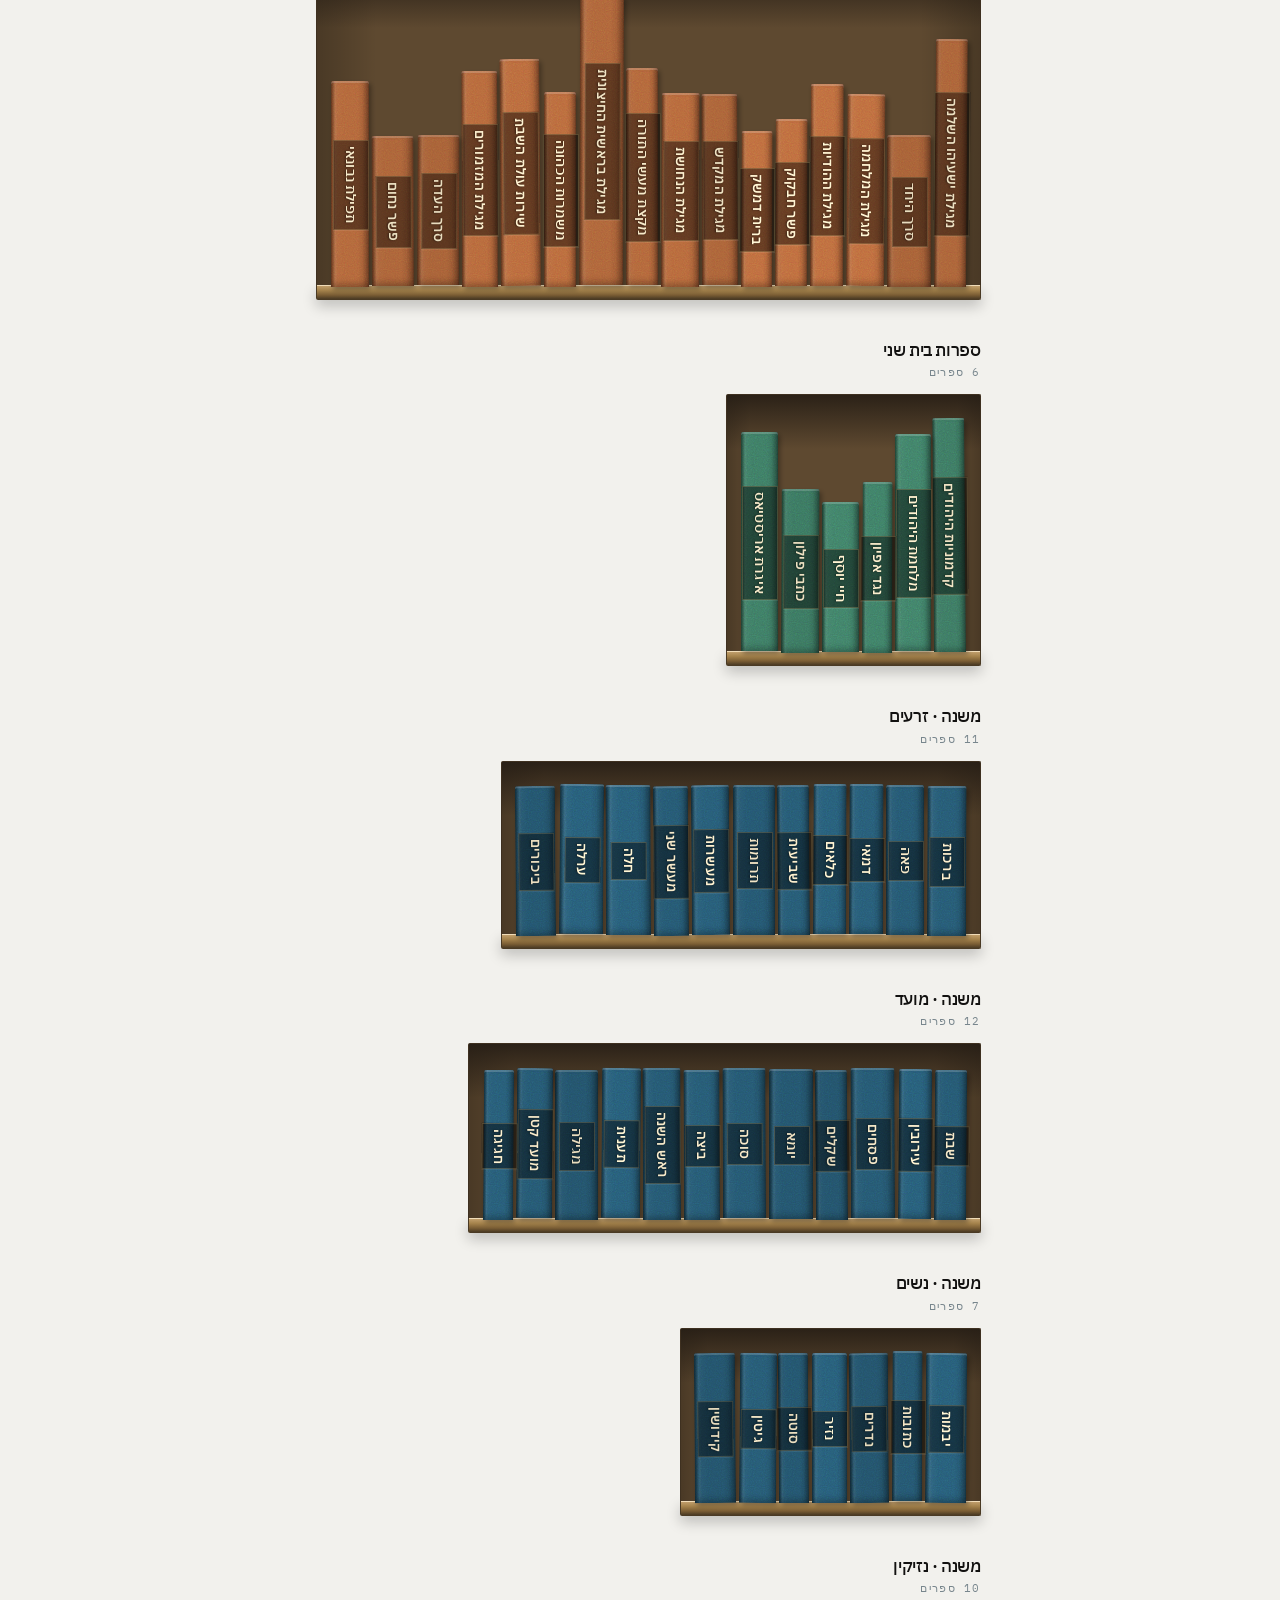
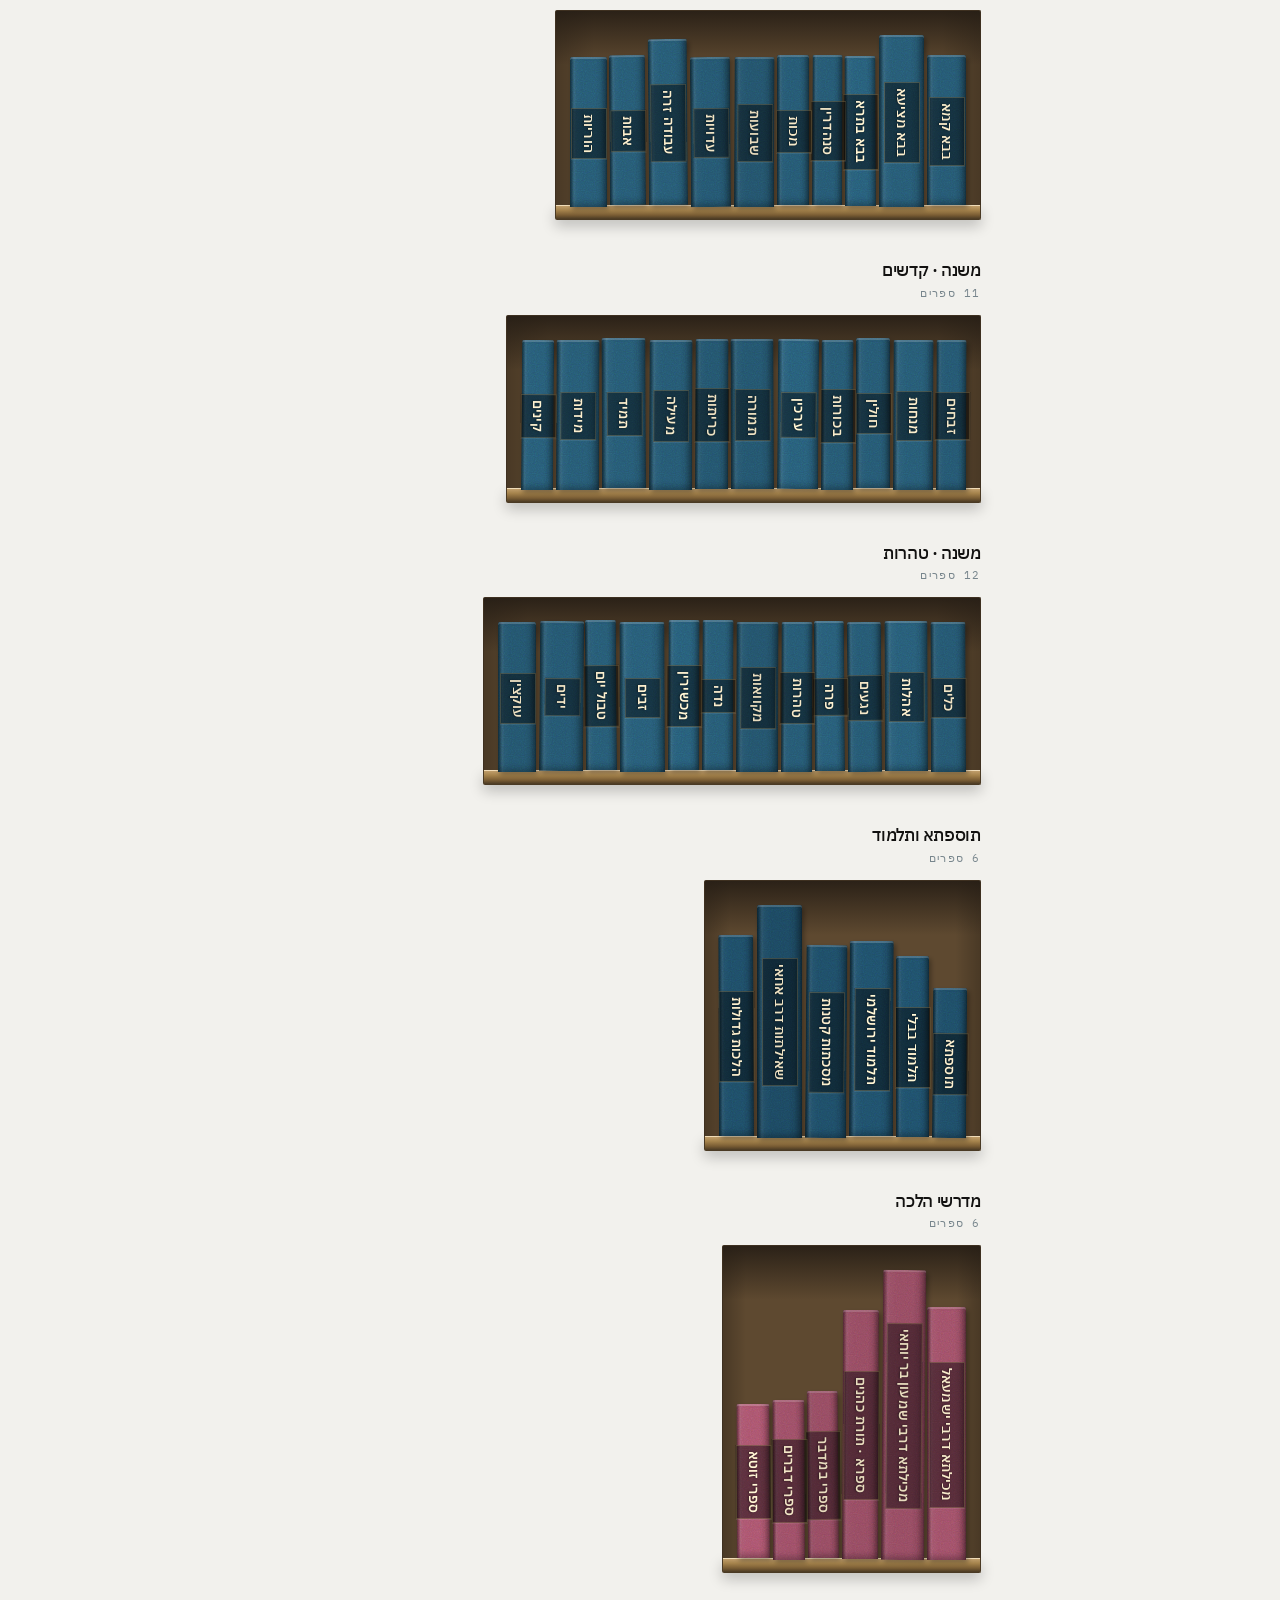
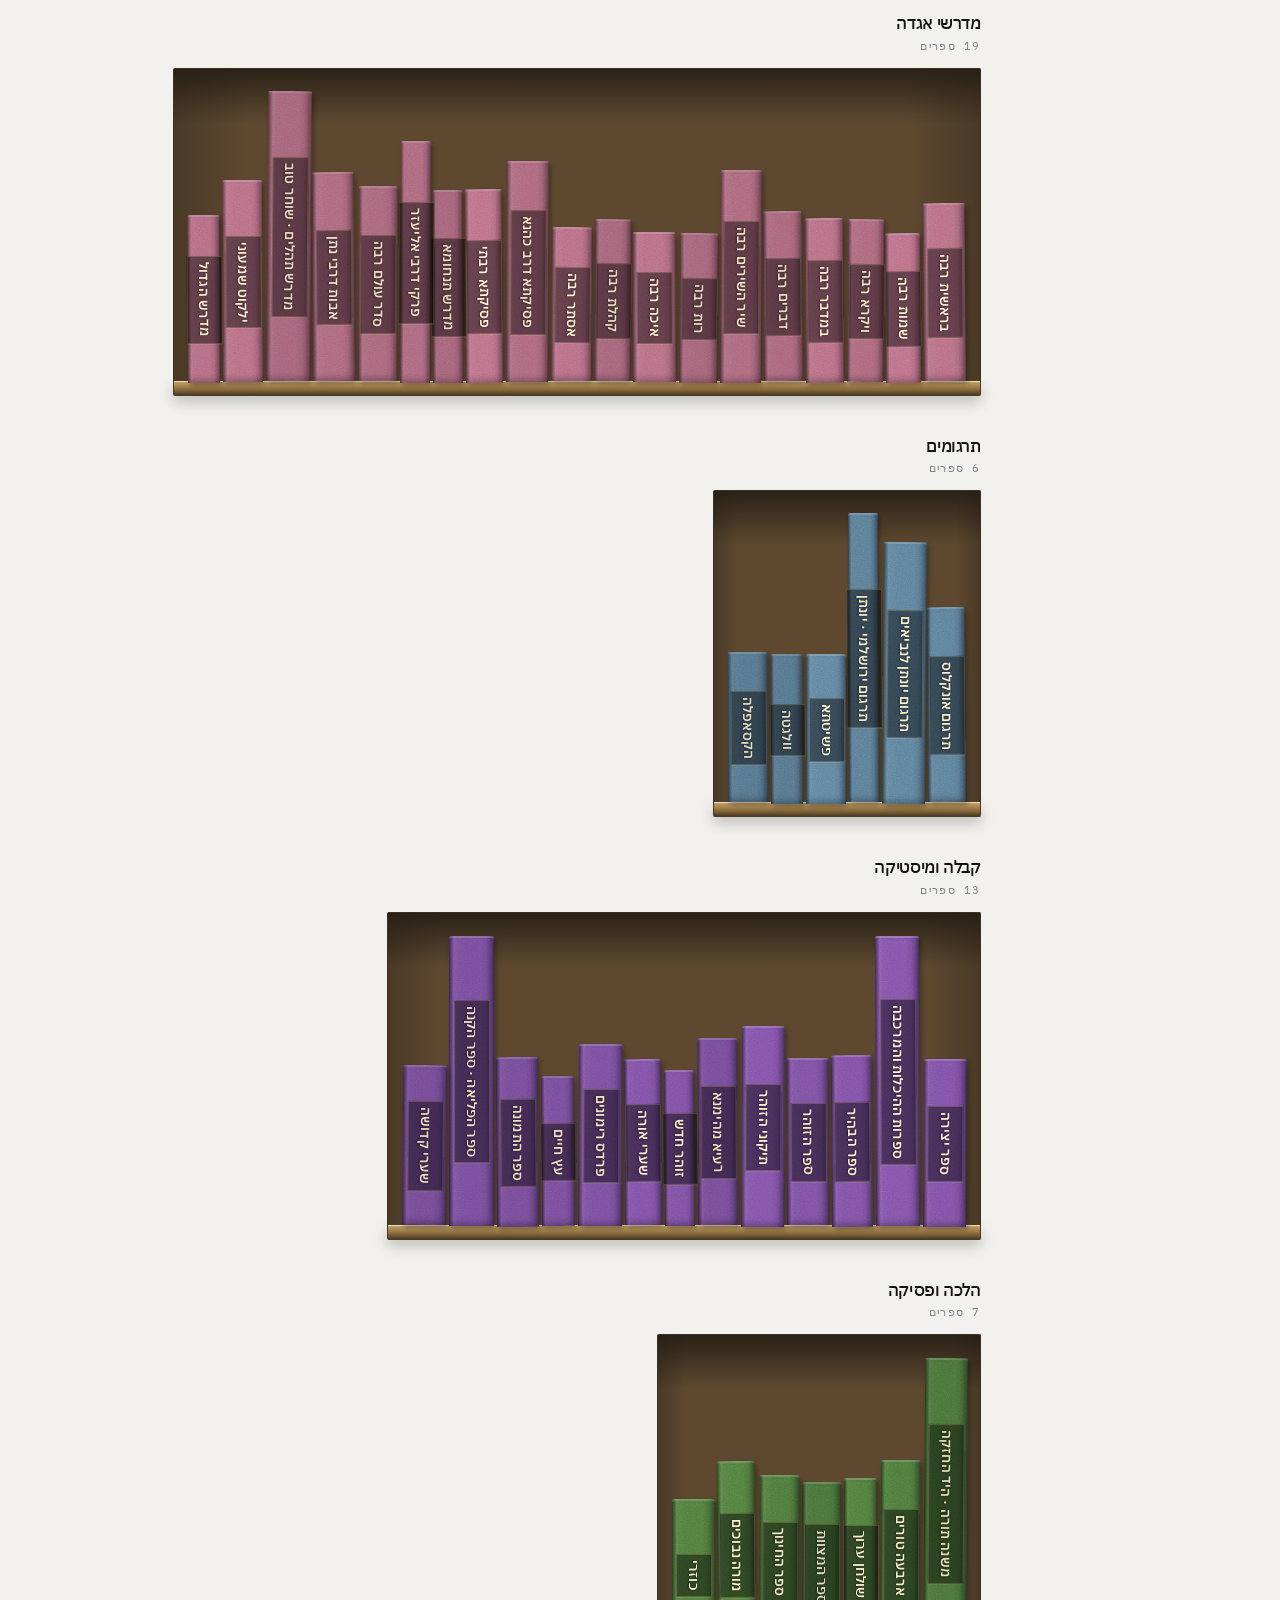
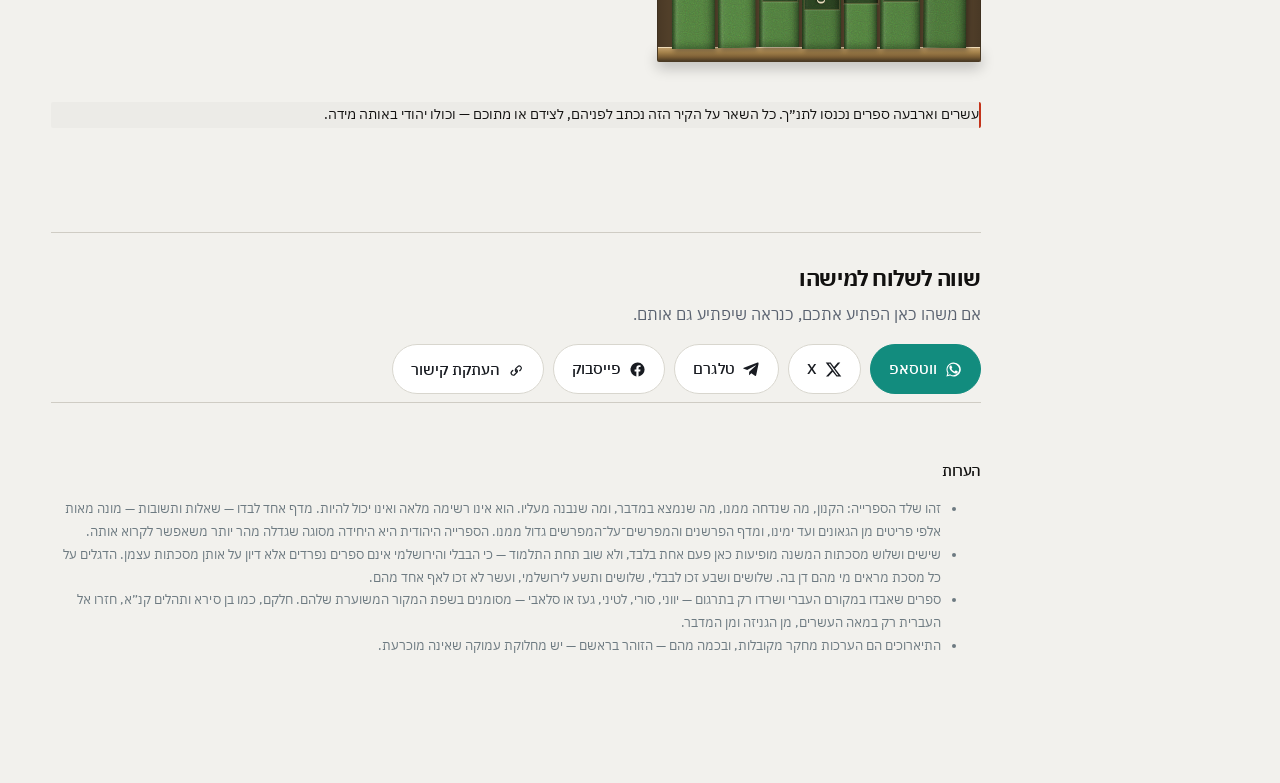
<file: site/he/library/index.html>
<!DOCTYPE html>

<html dir="rtl" lang="he">
<head>

<meta name="robots" content="index,follow,max-image-preview:large">
<link rel="canonical" href="https://lugasia.github.io/visual-tanakh/he/library/">
<meta property="og:type" content="article">
<meta property="og:site_name" content="התנ״ך הוויזואלי">
<meta property="og:locale" content="he_IL">
<meta property="og:url" content="https://lugasia.github.io/visual-tanakh/he/library/">
<meta property="og:title" content="24 ספרים בתנ״ך. 199 על המדף.">
<meta property="og:description" content="קיר כריכות אינטראקטיבי של 199 ספרים מן הספרייה היהודית — מה נכנס לקנון, מה נדחה ממנו, מה נמצא בקומראן ומי זכה לגמרא.">
<meta property="og:image" content="https://lugasia.github.io/visual-tanakh/assets/og-library.png">
<meta property="og:image:width" content="1200">
<meta property="og:image:height" content="630">
<meta name="twitter:card" content="summary_large_image">
<meta name="twitter:title" content="24 ספרים בתנ״ך. 199 על המדף.">
<meta name="twitter:description" content="199 ספרים מן הספרייה היהודית, בקיר כריכות אחד. שש עדשות שמראות מה נכנס, מה נדחה ומה נמצא במדבר.">
<meta name="twitter:image" content="https://lugasia.github.io/visual-tanakh/assets/og-library.png">
<meta name="theme-color" content="#F2F1ED">

<meta charset="utf-8"/>
<meta content="width=device-width, initial-scale=1" name="viewport"/>
<title>הספרייה היהודית — 199 ספרים על מדף אחד</title>
<link href="https://fonts.googleapis.com" rel="preconnect"/>
<link crossorigin="" href="https://fonts.gstatic.com" rel="preconnect"/>
<link href="https://fonts.googleapis.com/css2?family=IBM+Plex+Sans+Hebrew:wght@200;300;400;500;600;700&family=IBM+Plex+Mono:wght@400;500;600&display=swap" rel="stylesheet"/>
<link href="../../assets/atlas.css" rel="stylesheet"/><link href="../../assets/logo-96.png" rel="icon" type="image/png"/><script defer="" src="../../assets/atlas.js"></script><link href="../../assets/share.css" rel="stylesheet"/>
</head>
<body class="chapter-page chapter-library"><a class="skip-link" href="#main-content">דלגו לתוכן</a><div class="mobile-bar"><a href="../../"><img alt="" height="44" src="../../assets/logo-96.png" width="44"/><span>התנ״ך הוויזואלי</span></a><button aria-controls="atlas-sidebar" aria-expanded="false" aria-label="פתיחת ניווט" id="menu-toggle"><span></span><span></span><span></span></button></div><div hidden="" id="nav-backdrop"></div><aside aria-label="ניווט ראשי" class="atlas-sidebar" id="atlas-sidebar"><div class="sidebar-top"><a class="atlas-brand" href="../../"><img alt="" height="130" src="../../assets/logo-320.png" width="150"/><strong>התנ״ך הוויזואלי</strong><span>מפות · תרשימים · מקורות</span></a><button aria-label="סגירת ניווט" class="nav-close" id="nav-close">×</button></div><nav aria-label="פרקי הספרייה" class="library-nav"><p class="nav-caption">הספרייה</p><a class="side-link" href="../../"><span class="side-index">⌂</span><span>הספרייה</span></a><a class="side-link" href="../../he/calendar/"><span class="side-index">01</span><span>לוח השנה</span></a><a class="side-link" href="../../he/treasures/"><span class="side-index">02</span><span>הרכוש</span></a><a class="side-link" href="../../he/return/"><span class="side-index">03</span><span>שיבת ציון</span></a><a aria-current="page" class="side-link" href="../../he/library/"><span class="side-index">04</span><span>הספרייה היהודית</span></a><a class="side-link" href="../../he/nature/"><span class="side-index">05</span><span>היקום והטבע</span></a></nav><nav aria-label="תוכן העניינים" class="chapter-toc"><p class="nav-caption">בפרק הזה</p><a class="toc-link" href="#section-1">כמה ספרים באמת</a><a class="toc-link" href="#section-2">קיר הכריכות</a><a class="toc-link" href="#chapter-notes">הערות ומקורות</a></nav><div class="sidebar-bottom"><p class="copyright">© 2026 כל הזכויות שמורות לאמיר לוגסי</p></div></aside>
<main class="wrap atlas-main" id="main-content">
<header class="mast"><p class="chapter-eyebrow">04 / קנון וספרייה</p>
<h1>הספרייה היהודית</h1>
<p class="sub">כמעט כולם יודעים שיש עשרים וארבעה ספרים בתנ״ך. הרבה פחות יודעים מה עוד עומד על המדף — ומה עמד עליו פעם ונפל.</p>
<p class="refs">199 ספרים · עשרים מדפים</p>
</header>
<section data-section="01" id="section-1">
<h2>כמה ספרים באמת</h2>
<p class="lede">כל קטע בפס הוא מדף, ורוחבו הוא מספר הספרים שעליו. התנ״ך כולו הוא הקטע שמימין.</p>
<div class="scale" id="scale"></div>
<div class="scalelab">
<span><b>24</b> ספרי התנ״ך</span>
<span><b id="total">199</b> ספרים בקיר הזה</span>
</div>
</section>
<section data-section="02" id="section-2">
<h2>קיר הכריכות</h2>
<p class="lede">מאה תשעים ותשעה ספרים, לפי מדפים. גובה הכריכה ורוחבה נגזרים משם הספר, וצבע השדרה מן המדף. לחצו על כריכה לפרטיה, או סננו בעדשה.</p>
<div class="controls">
<input aria-label="חיפוש ספר" class="search" id="q" placeholder="חיפוש ספר…" type="search"/>
<button aria-pressed="true" class="ctl lens" data-l="all">הכל</button>
<button aria-pressed="false" class="ctl lens" data-l="tanakh">בתנ״ך</button>
<button aria-pressed="false" class="ctl lens" data-l="lxx">בתרגום השבעים</button>
<button aria-pressed="false" class="ctl lens" data-l="qumran">נמצא בקומראן</button>
<button aria-pressed="false" class="ctl lens" data-l="gemara">יש עליו גמרא</button>
<button aria-pressed="false" class="ctl lens" data-l="nogemara">משנה בלי גמרא</button>
</div>
<div class="hits" id="hits" role="status" aria-live="polite"></div>
<div id="wall"></div>
<div class="gapline" id="lensnote"></div>
</section>

<div class="share-block" data-hook="24 ספרים בתנ״ך. 199 על המדף."></div>

<footer id="chapter-notes">
<h3>הערות</h3>
<ul>
<li>זהו שלד הספרייה: הקנון, מה שנדחה ממנו, מה שנמצא במדבר, ומה שנבנה מעליו. הוא אינו רשימה מלאה ואינו יכול להיות. מדף אחד לבדו — שאלות ותשובות — מונה מאות אלפי פריטים מן הגאונים ועד ימינו, ומדף הפרשנים והמפרשים־על־המפרשים גדול ממנו. הספרייה היהודית היא היחידה מסוגה שגדלה מהר יותר משאפשר לקרוא אותה.</li>
<li>שישים ושלוש מסכתות המשנה מופיעות כאן פעם אחת בלבד, ולא שוב תחת התלמוד — כי הבבלי והירושלמי אינם ספרים נפרדים אלא דיון על אותן מסכתות עצמן. הדגלים על כל מסכת מראים מי מהם דן בה. שלושים ושבע זכו לבבלי, שלושים ותשע לירושלמי, ועשר לא זכו לאף אחד מהם.</li>
<li>ספרים שאבדו במקורם העברי ושרדו רק בתרגום — יווני, סורי, לטיני, געז או סלאבי — מסומנים בשפת המקור המשוערת שלהם. חלקם, כמו בן סירא ותהלים קנ״א, חזרו אל העברית רק במאה העשרים, מן הגניזה ומן המדבר.</li>
<li>התיארוכים הם הערכות מחקר מקובלות, ובכמה מהם — הזוהר בראשם — יש מחלוקת עמוקה שאינה מוכרעת.</li>
</ul>
</footer>
</main>

<div class="sheet" hidden id="sheet"><div class="sheetbox" role="dialog" aria-modal="true" aria-labelledby="sName">
<button class="x" id="closeSheet" aria-label="סגירה" type="button">×</button>
<div class="kicker" id="sKick"></div>
<h3 id="sName"></h3>
<div class="meta" id="sMeta"></div>
<div class="body" id="sBody"></div>
<div class="tags" id="sTags"></div>
</div></div>
<script>
(function(){
const $=id=>document.getElementById(id);
let books=[], shelves=[], lens="all", q="", opener=null;

/* ---------- deterministic geometry: the wall looks the same every load ---------- */
function hash(s){let h=0;for(let i=0;i<s.length;i++)h=(h*31+s.charCodeAt(i))&0xffff;return h;}
const height=(n,h)=>Math.max(150,Math.min(290,n.length*11+50+(h%26)));
const width =h=>30+(h%16);

/* ---------- scale bar: the Tanakh is a thin strip at the end ---------- */
function drawScale(){
  const g={};
  books.forEach(b=>{const k=b.s.split(" · ")[0];(g[k]=g[k]||[]).push(b);});
  $("scale").innerHTML=Object.keys(g).map(k=>
    '<div style="flex:'+g[k].length+';background:'+g[k][0].c+'" title="'+k+' · '+g[k].length+' ספרים"></div>').join("");
  $("total").textContent=books.length;
}

/* ---------- the wall ---------- */
function drawWall(){
  $("wall").innerHTML=shelves.map(sh=>{
    const list=books.filter(b=>b.s===sh);
    return '<section class="shelf"><h2>'+sh+'</h2><div class="cnt">'+list.length+
      (list.length===1?" ספר":" ספרים")+'</div><div class="case"><div class="row">'+
      list.map(b=>{
        const i=books.indexOf(b), h=hash(b.n);
        // Real shelves are never uniform: each volume gets its own tone, a
        // slight lean, and a depth, all derived from its own title.
        const tone = 0.94 + (h % 7) * 0.02;           // 0.94 – 1.06
        const lean = ((h >> 3) % 5 - 2) * 0.22;       // −0.44° – +0.44°
        const sink = (h >> 6) % 3;                    // a couple of volumes sit back
        return '<button class="spine" type="button" data-i="'+i+'" aria-label="'+b.n+' · מדף '+b.s+'"'+
          ' style="height:'+height(b.n,h)+'px;width:'+width(h)+'px;--leather:'+b.c+
          ';--tone:'+tone.toFixed(2)+';--lean:'+lean.toFixed(2)+'deg;--sink:'+sink+'px'+
'">'+
          '<span class="gilt"></span><span class="t">'+b.n+'</span></button>';
      }).join("")+'</div><div class="board"></div></div></section>';
  }).join("");
  $("wall").querySelectorAll(".spine").forEach(s=>s.onclick=()=>openBook(+s.dataset.i,s));
}

/* ---------- detail panel ---------- */
const LBL={tanakh:"בתנ״ך",lxx:"בתרגום השבעים",qumran:"נמצא בקומראן",
 bavli:"תלמוד בבלי",yerushalmi:"תלמוד ירושלמי",mishnah:"מסכת משנה"};
function openBook(i,btn){
  const b=books[i]; opener=btn||null;
  $("wall").querySelectorAll(".spine").forEach(s=>s.classList.toggle("sel",+s.dataset.i===i));
  $("sKick").textContent=b.s; $("sKick").style.color=b.c;
  $("sName").textContent=b.n;
  $("sMeta").innerHTML='<span>'+b.p+'</span><span>'+b.l+'</span>';
  $("sBody").textContent=b.d;
  const f=b.f||[];
  let t=f.filter(x=>LBL[x]).map(x=>'<span class="tag">'+LBL[x]+'</span>');
  if(f.indexOf("mishnah")>-1&&f.indexOf("bavli")<0&&f.indexOf("yerushalmi")<0)
    t.push('<span class="tag">אין עליה תלמוד</span>');
  if(f.indexOf("tanakh")<0&&f.indexOf("mishnah")<0)
    t.push('<span class="tag">מחוץ לקנון העברי</span>');
  $("sTags").innerHTML=t.join("");
  const sheet=$("sheet");
  sheet.hidden=false; sheet.classList.add("open");
  $("closeSheet").focus();
}
function closeSheet(){
  const sheet=$("sheet");
  if(!sheet.classList.contains("open"))return;
  sheet.classList.remove("open"); sheet.hidden=true;
  $("wall").querySelectorAll(".spine.sel").forEach(s=>s.classList.remove("sel"));
  if(opener){opener.focus();opener=null;}
}
$("closeSheet").onclick=closeSheet;
$("sheet").addEventListener("click",e=>{if(e.target.id==="sheet")closeSheet();});
addEventListener("keydown",e=>{if(e.key==="Escape")closeSheet();});

/* ---------- the six lenses ---------- */
const NOTES={
 all:"עשרים וארבעה ספרים נכנסו לתנ״ך. כל השאר על הקיר הזה נכתב לפניהם, לצידם או מתוכם — וכולו יהודי באותה מידה.",
 tanakh:"<b>עשרים וארבעה.</b> הקנון העברי נסגר, ככל הנראה, במאות הראשונות לספירה. שיר השירים וקהלת נכנסו רק אחרי ויכוח — מסכת ידים מתעדת אותו במפורש — ואסתר, שאין בו שם אלוהים, הוא הספר המקראי היחיד שלא נמצא ממנו ולו קרע אחד בקומראן.",
 lxx:"<b>תרגום השבעים מכיל יותר.</b> הקנון היהודי־יווני של אלכסנדריה כלל ספרים שהקנון העברי דחה, וגם נוסח אחר של ספרים שכן נכנסו: ירמיהו שבו קצר בכשמינית, בדניאל יש שלושה פרקים נוספים, ובתהלים מזמור קנ״א. הכנסייה הקתולית והאורתודוקסית שמרו על הספרים האלה; היהדות לא. לכן ספרים יהודיים לגמרי שרדו רק בזכות נוצרים שהעתיקו אותם.",
 qumran:"<b>מה שהמדבר החזיר.</b> בקומראן נמצאו קרעים מכל ספרי התנ״ך פרט לאסתר — וגם ספרים שהיהדות שכחה לגמרי: היובלים בחמישה־עשר עותקים, חנוך בארמית, ובן סירא ותהלים קנ״א שחזרו לעברית אחרי אלפיים שנה. משמרות הכהונה שנמצאו שם מגלות שהלוח השמשי בן 364 הימים לא היה תרגיל תיאורטי אלא לוח עבודה של מקדש שלם.",
 gemara:"<b>שלושים ושבע וגם שלושים ותשע.</b> הבבלי דן בשלושים ושבע מסכתות, הירושלמי בשלושים ותשע. הירושלמי הוא היחיד שדן בסדר זרעים כולו — מפני שדיני הארץ נהגו בארץ. הבבלי הוא היחיד שדן בסדר קדשים — מפני שבבבל למדו את עבודת המקדש דווקא כשלא הייתה.",
 nogemara:"<b>חמש־עשרה מסכתות שאיש לא דן בהן.</b> אבות, עדויות, מידות וקינים — וכל אחת־עשרה מסכתות סדר טהרות מלבד נדה. לא במקרה: מידות היא תיאור אדריכלי, אבות היא מוסר בלי הלכה, וטהרות עוסקת בעולם שחדל להתקיים ברגע שהמקדש נשרף."
};
function matches(b){
  const f=b.f||[];
  if(lens==="gemara")   return f.indexOf("bavli")>-1||f.indexOf("yerushalmi")>-1;
  if(lens==="nogemara") return f.indexOf("mishnah")>-1&&f.indexOf("bavli")<0&&f.indexOf("yerushalmi")<0;
  if(lens!=="all")      return f.indexOf(lens)>-1;
  return true;
}
function apply(){
  let n=0;
  $("wall").querySelectorAll(".spine").forEach(s=>{
    const b=books[+s.dataset.i];
    let ok=matches(b);
    if(q) ok=ok&&(b.n+" "+b.d+" "+b.s).indexOf(q)>-1;
    s.classList.toggle("dim",!ok);
    if(ok)n++;
  });
  $("hits").textContent=(lens==="all"&&!q)?"":n+" מתוך "+books.length;
  $("lensnote").innerHTML=q?"":NOTES[lens];
}
document.querySelectorAll(".lens").forEach(b=>b.onclick=()=>{
  lens=b.dataset.l;
  document.querySelectorAll(".lens").forEach(o=>o.setAttribute("aria-pressed",String(o===b)));
  apply();
});
$("q").oninput=e=>{q=e.target.value.trim();apply();};

/* ---------- load ---------- */
fetch("../../assets/library.json")
  .then(r=>{if(!r.ok)throw new Error("HTTP "+r.status);return r.json();})
  .then(d=>{
    books=d.books; shelves=d.shelves;
    drawScale(); drawWall(); apply();
  })
  .catch(err=>{
    $("wall").innerHTML='<p class="lede" style="margin:0">לא הצלחנו לטעון את רשימת הספרים ('+
      err.message+'). רעננו את העמוד, ואם זה חוזר — הקובץ assets/library.json חסר או פגום.</p>';
    $("hits").textContent="";
  });
})();
</script>
<script defer src="../../assets/share.js"></script>
</body>
</html>
</file>
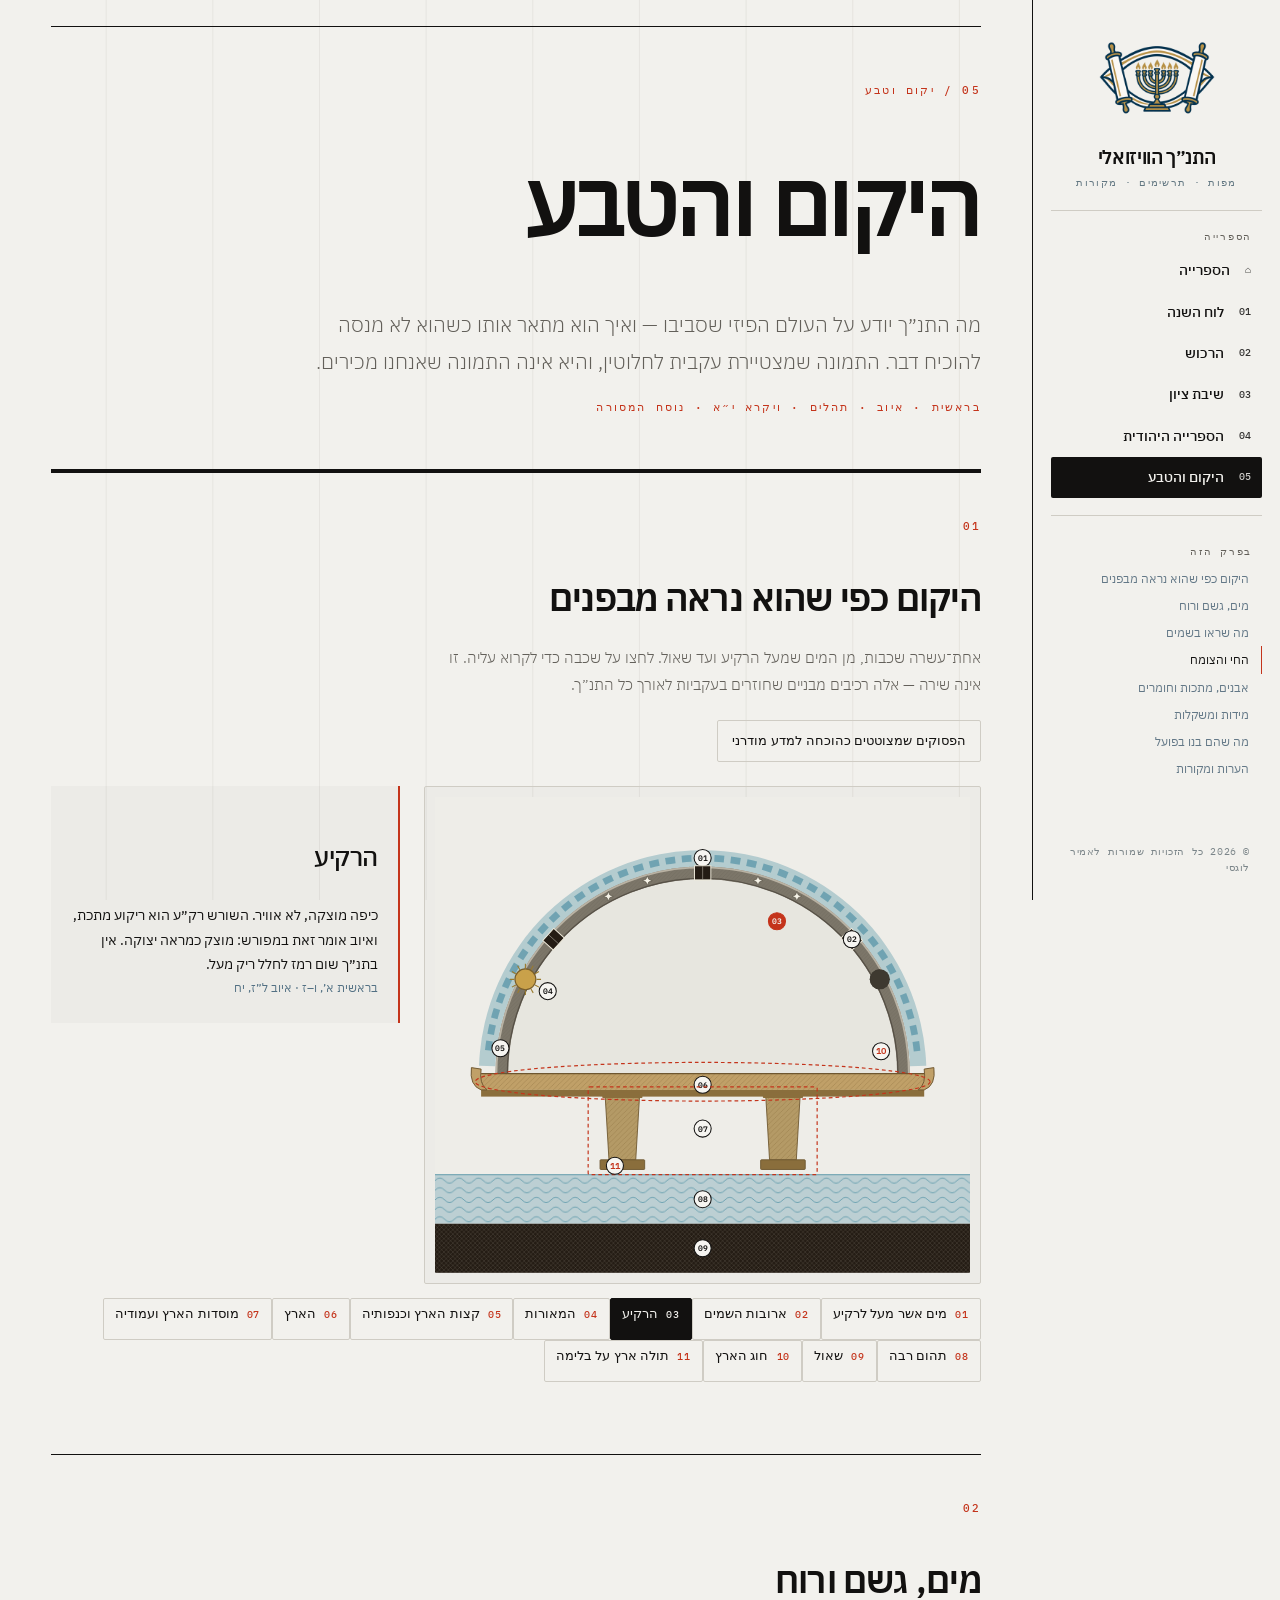
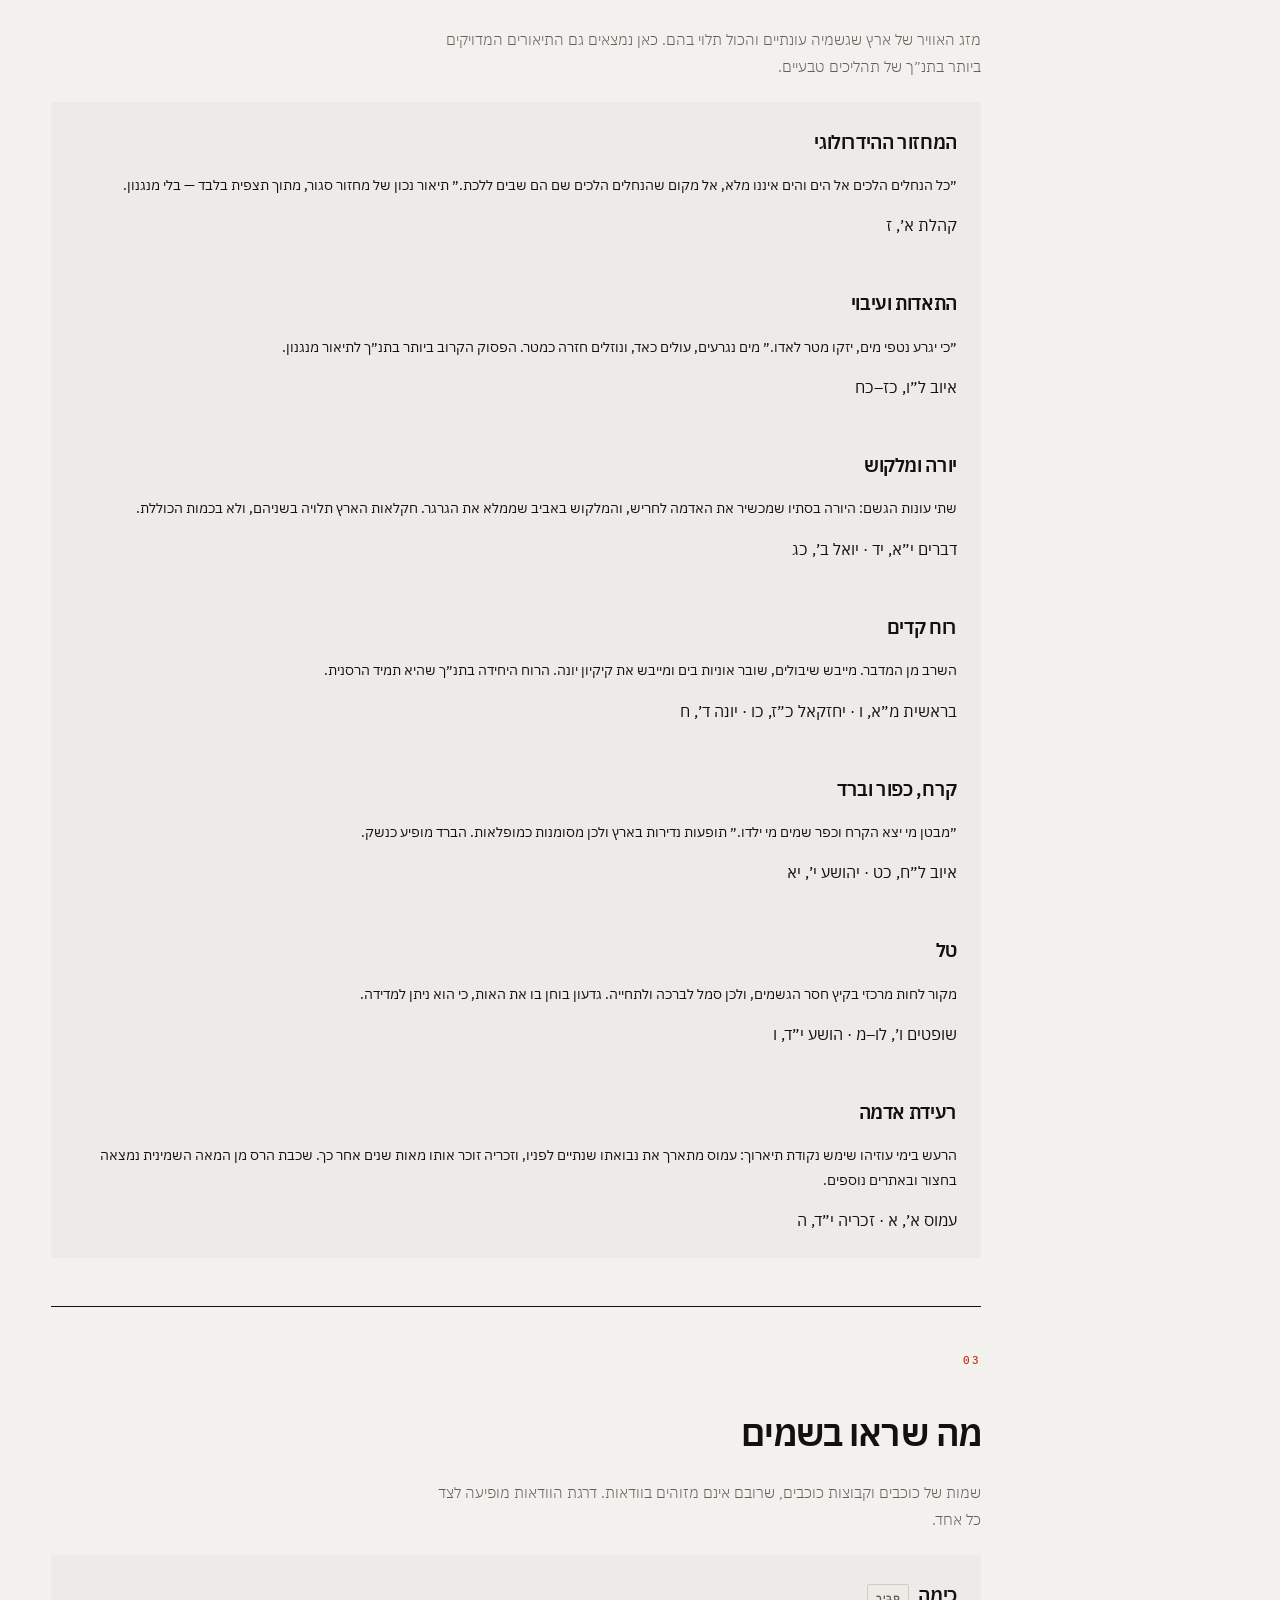
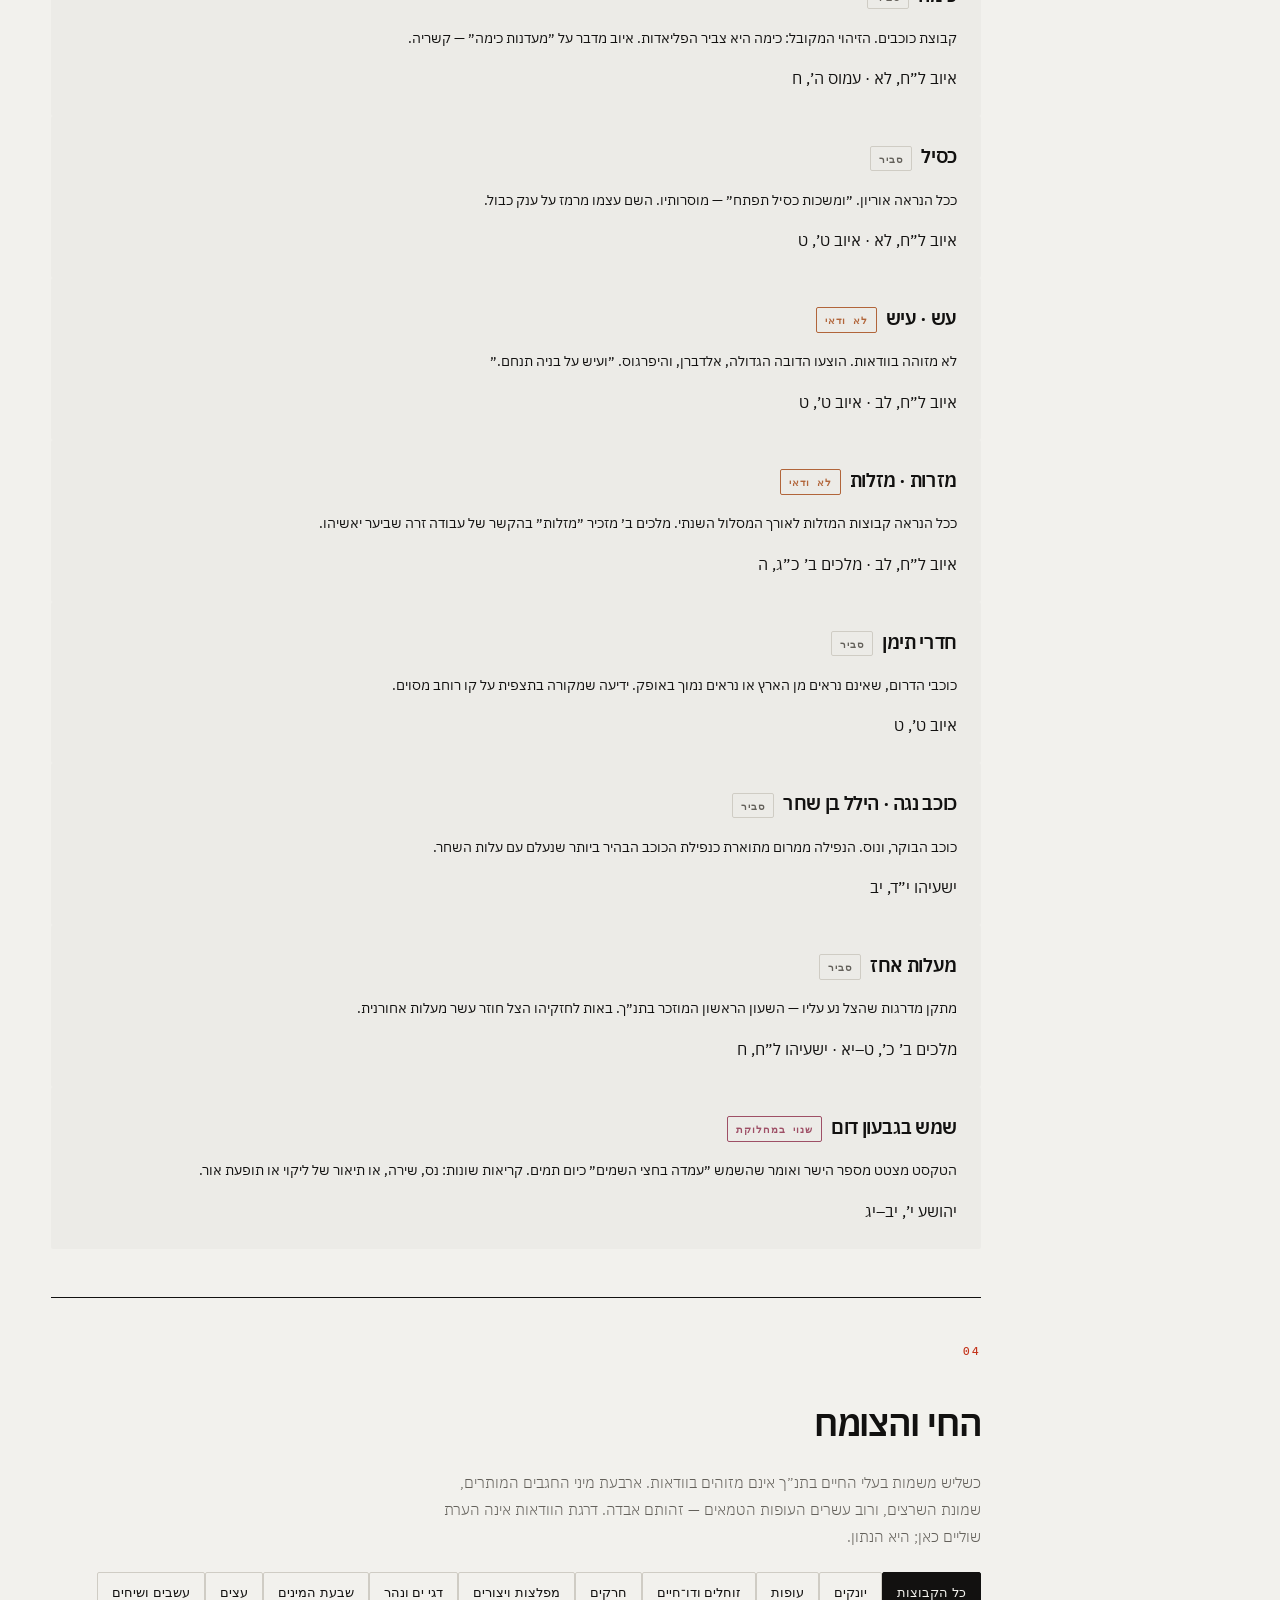
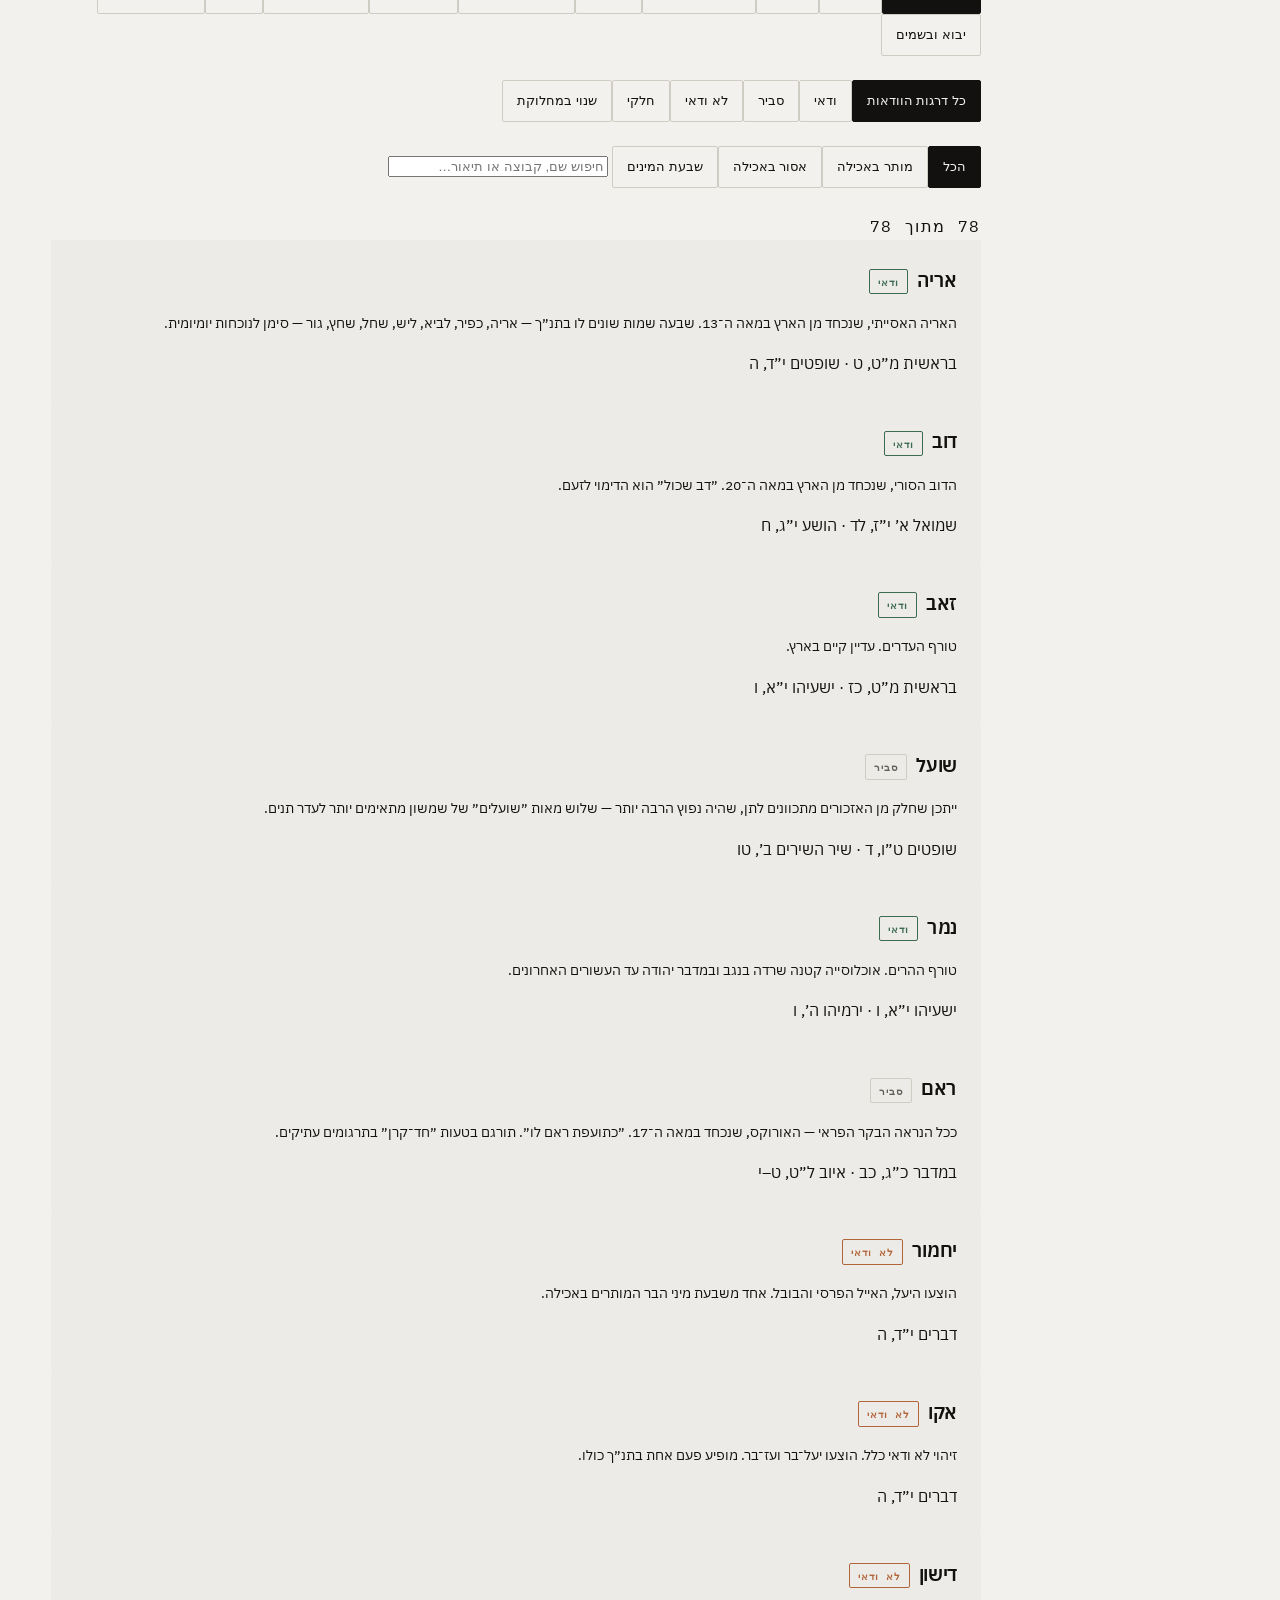
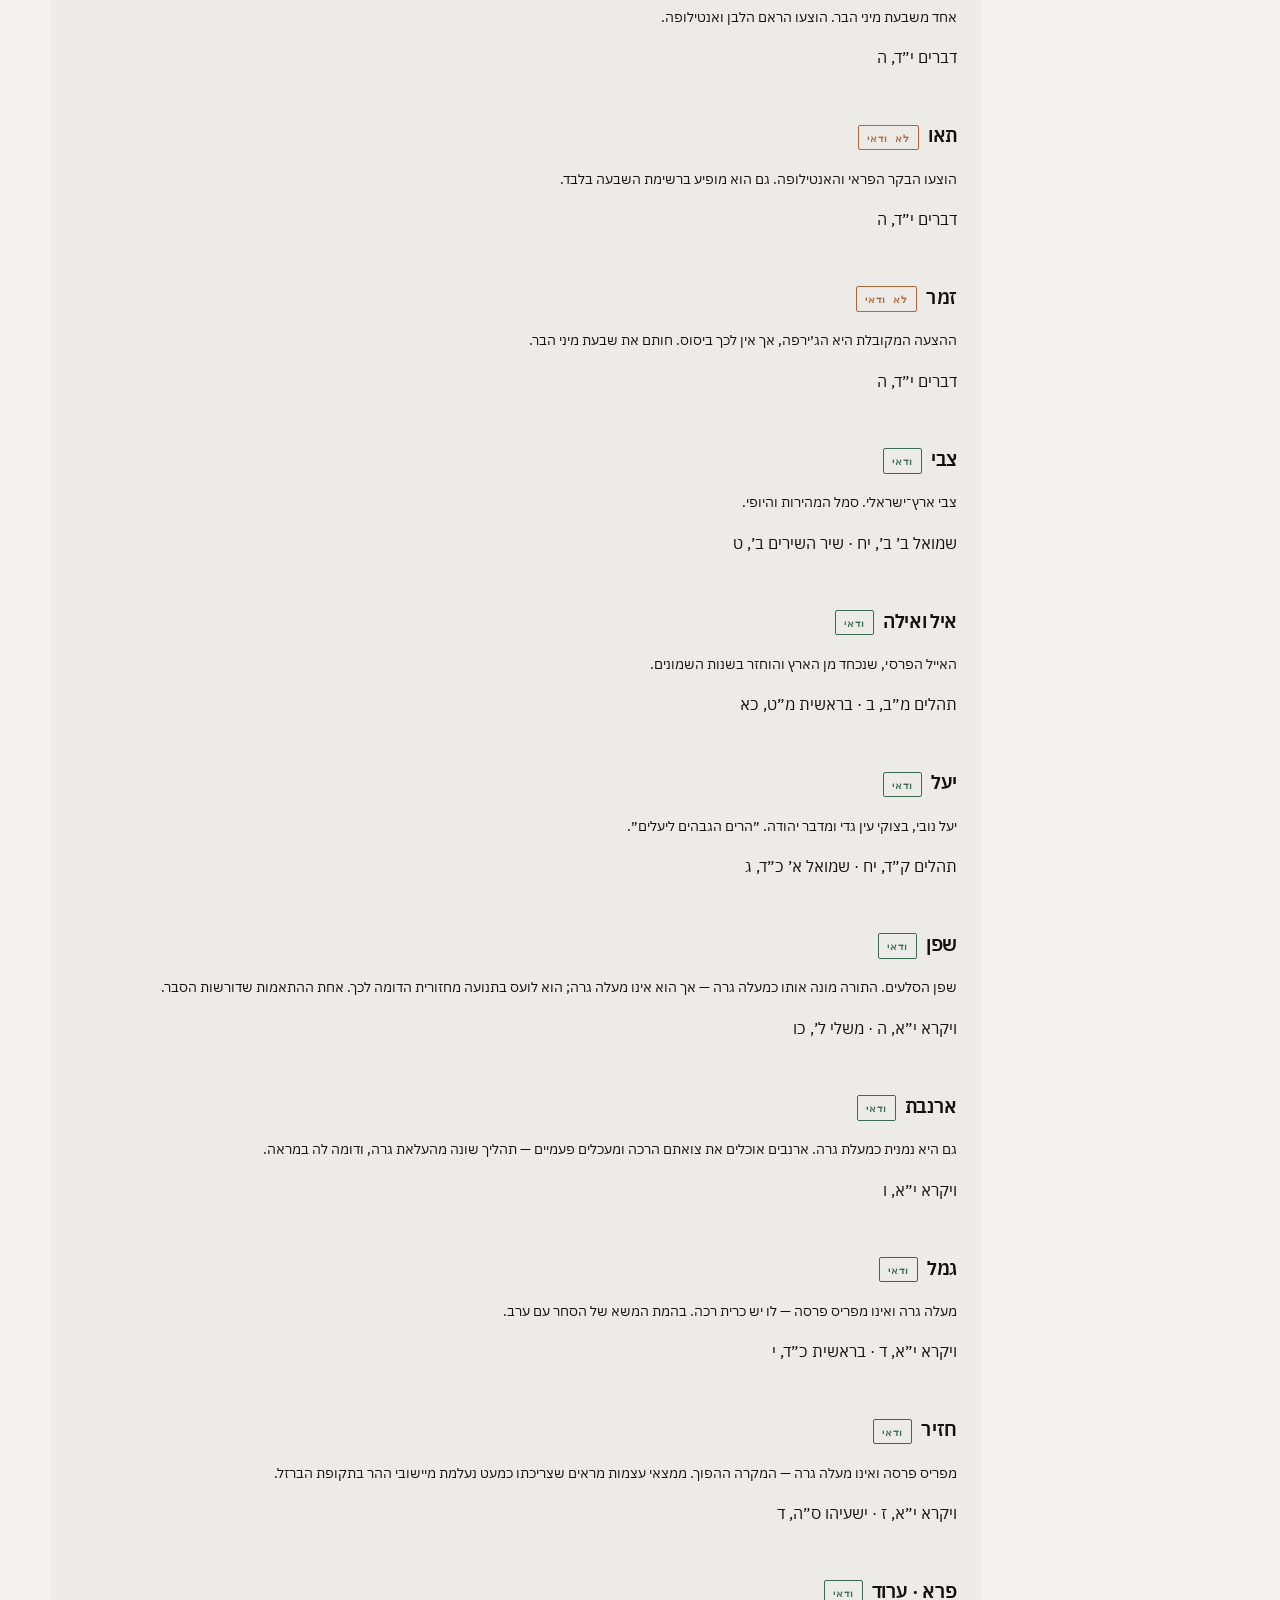
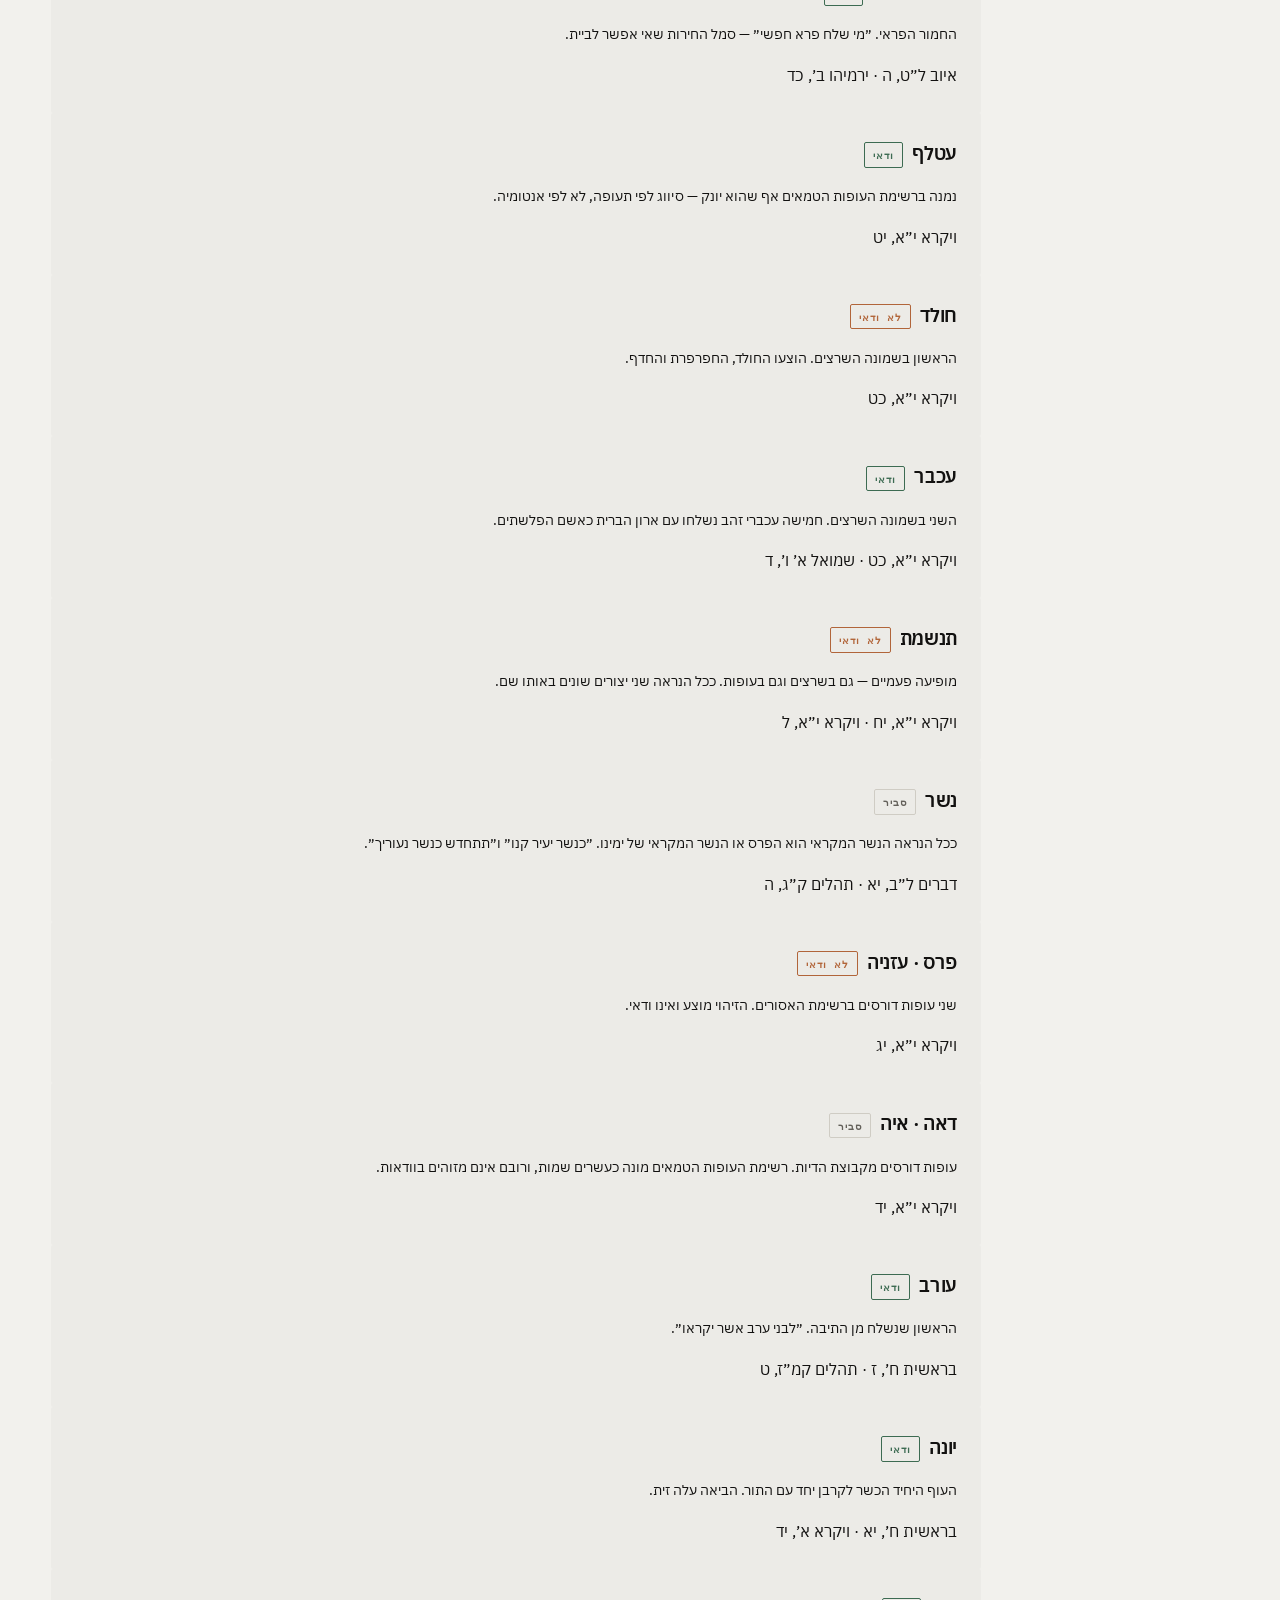
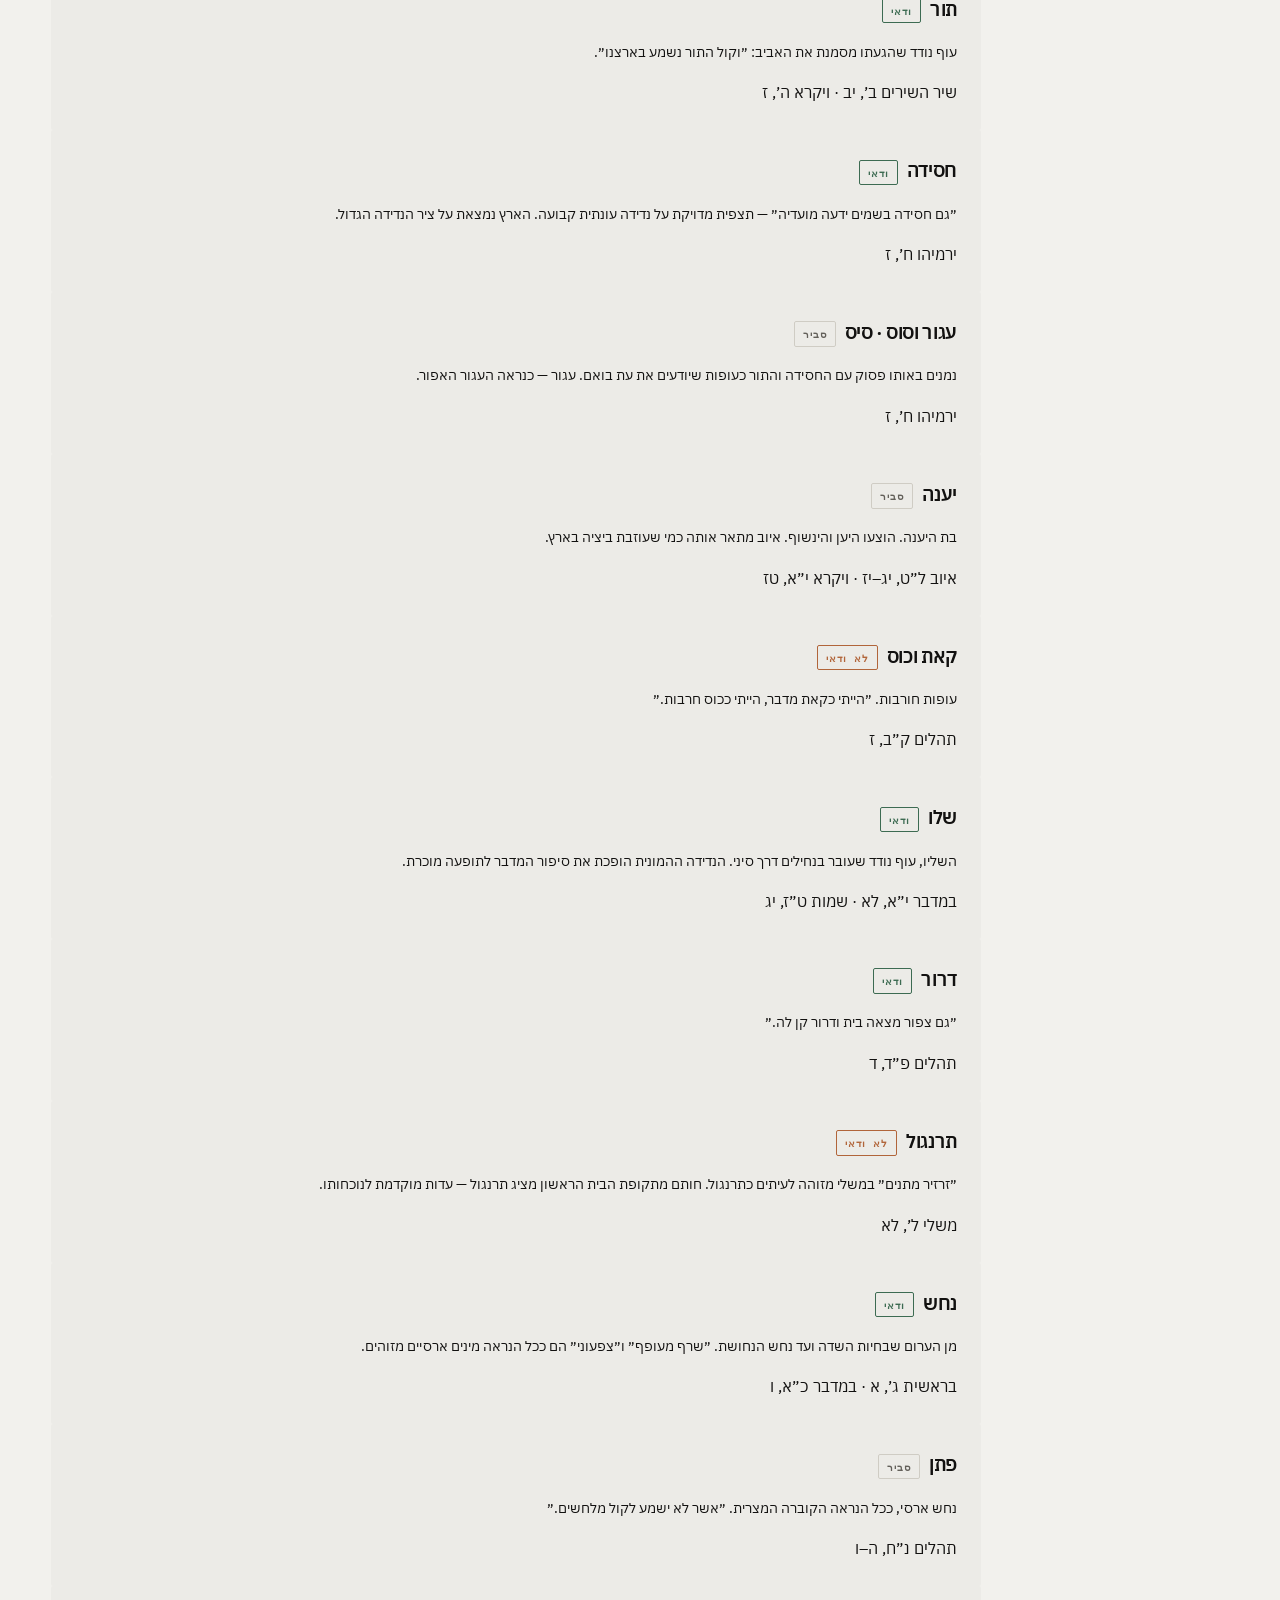
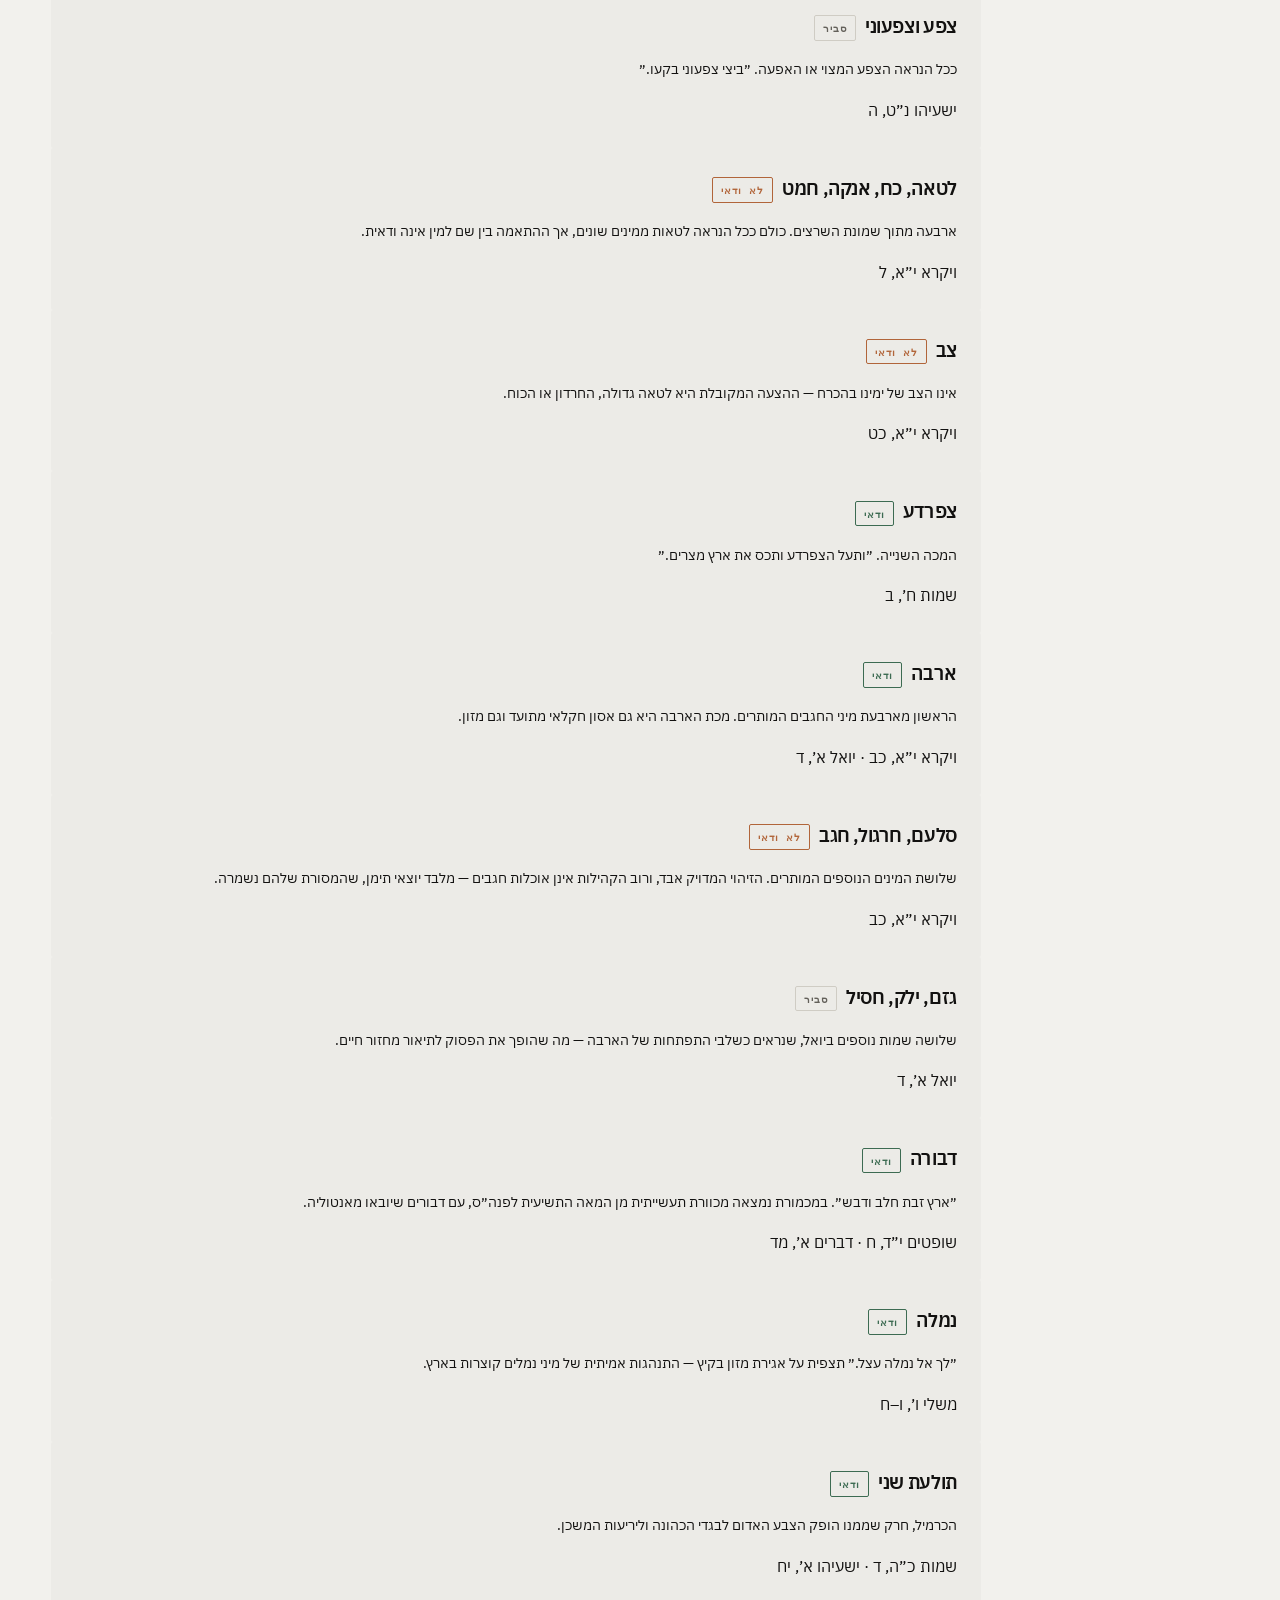
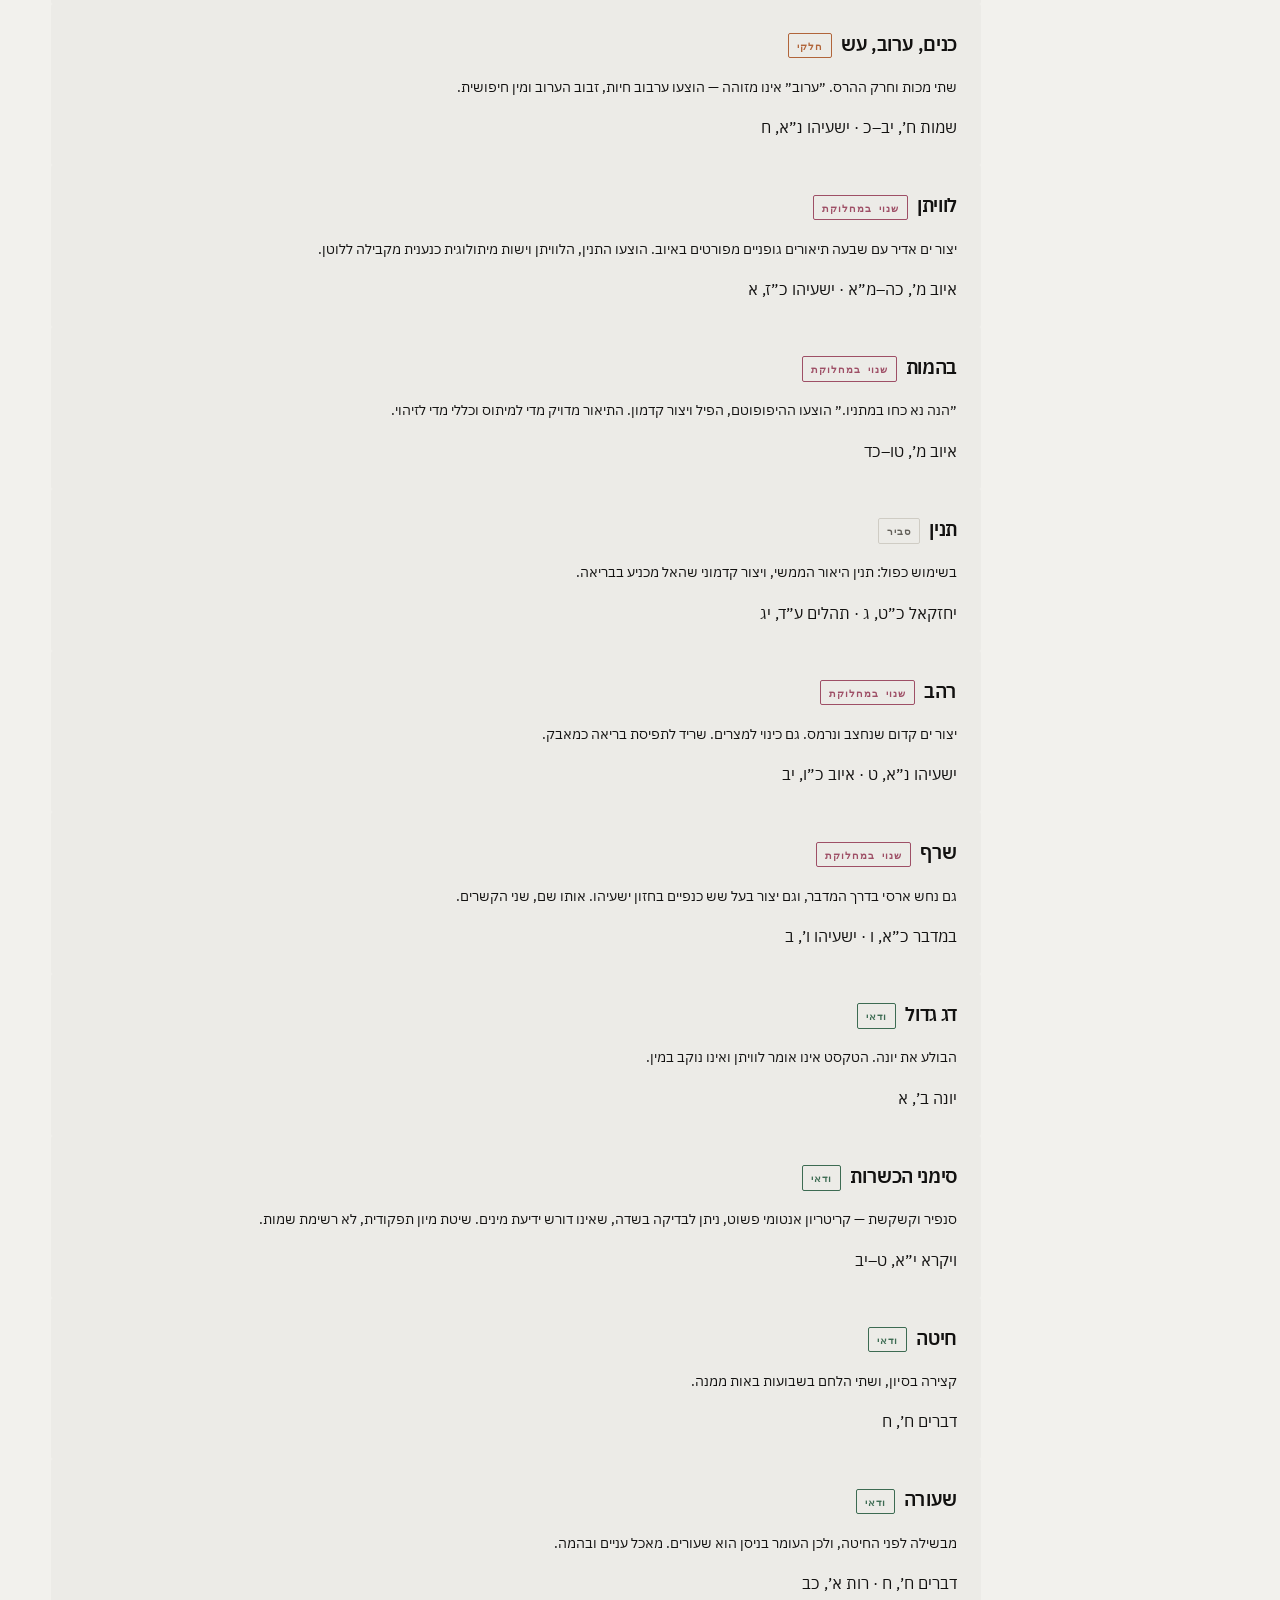
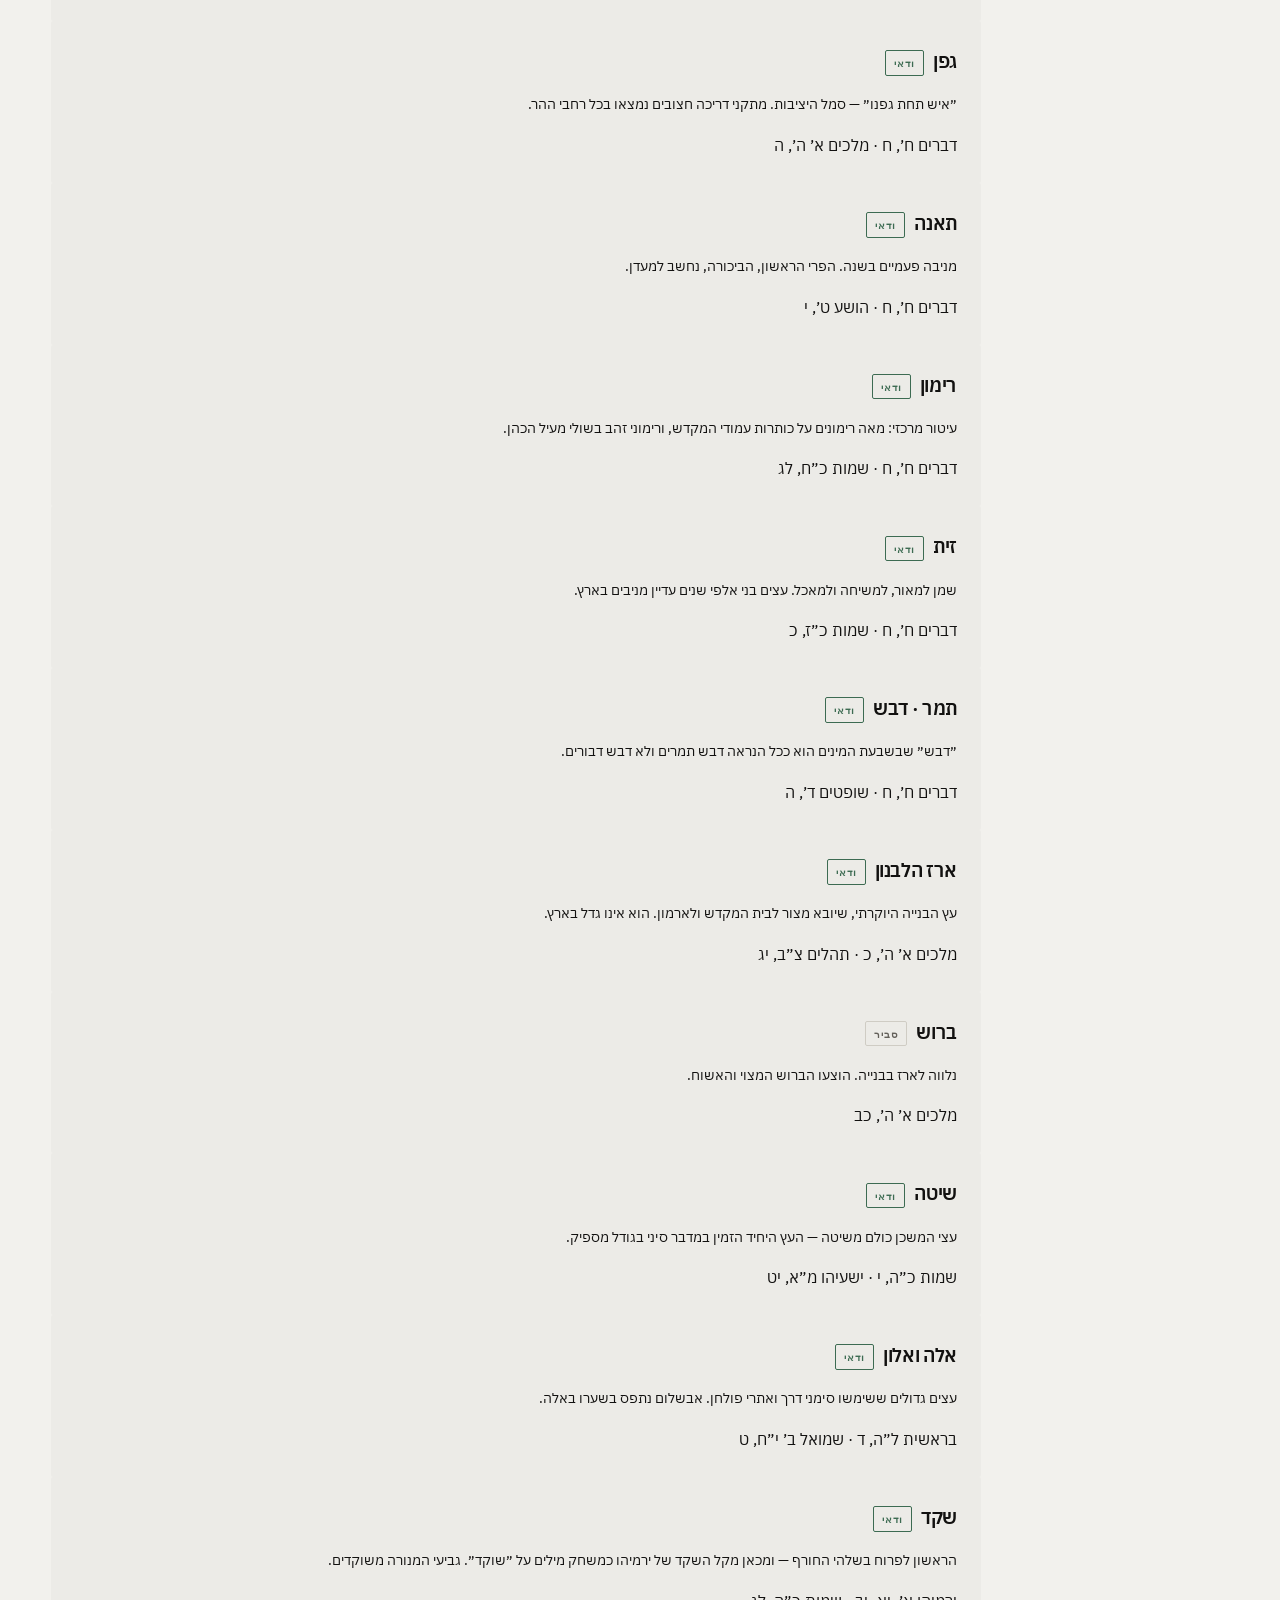
<file: site/he/nature/index.html>
<!DOCTYPE html>

<html dir="rtl" lang="he">
<head>

<meta name="robots" content="index,follow,max-image-preview:large">
<link rel="canonical" href="https://lugasia.github.io/visual-tanakh/he/nature/">
<meta property="og:type" content="article">
<meta property="og:site_name" content="התנ״ך הוויזואלי">
<meta property="og:locale" content="he_IL">
<meta property="og:url" content="https://lugasia.github.io/visual-tanakh/he/nature/">
<meta property="og:title" content="ארץ שטוחה על עמודים, מתחת לכיפה מוצקה">
<meta property="og:description" content="הקוסמולוגיה של התנ״ך: חתך היקום, מים ומזג אוויר, שמות הכוכבים, החי והצומח, מידות ומשקלות — ומה באמת עומד בבדיקה.">
<meta property="og:image" content="https://lugasia.github.io/visual-tanakh/assets/og-nature.png">
<meta property="og:image:width" content="1200">
<meta property="og:image:height" content="630">
<meta name="twitter:card" content="summary_large_image">
<meta name="twitter:title" content="ארץ שטוחה על עמודים, מתחת לכיפה מוצקה">
<meta name="twitter:description" content="מה התנ״ך יודע על העולם הפיזי סביבו — ומה מיוחס לו בטעות.">
<meta name="twitter:image" content="https://lugasia.github.io/visual-tanakh/assets/og-nature.png">
<meta name="theme-color" content="#F2F1ED">

<meta charset="utf-8"/>
<meta content="width=device-width, initial-scale=1" name="viewport"/>
<title>היקום והטבע — הקוסמולוגיה של התנ״ך</title>
<link href="https://fonts.googleapis.com" rel="preconnect"/>
<link crossorigin="" href="https://fonts.gstatic.com" rel="preconnect"/>
<link href="https://fonts.googleapis.com/css2?family=IBM+Plex+Sans+Hebrew:wght@200;300;400;500;600;700&family=IBM+Plex+Mono:wght@400;500;600&display=swap" rel="stylesheet"/>
<link href="../../assets/atlas.css" rel="stylesheet"/><link href="../../assets/logo-96.png" rel="icon" type="image/png"/><script defer="" src="../../assets/atlas.js"></script><link href="../../assets/share.css" rel="stylesheet"/>
</head>
<body class="chapter-page chapter-nature"><a class="skip-link" href="#main-content">דלגו לתוכן</a><div class="mobile-bar"><a href="../../"><img alt="" height="44" src="../../assets/logo-96.png" width="44"/><span>התנ״ך הוויזואלי</span></a><button aria-controls="atlas-sidebar" aria-expanded="false" aria-label="פתיחת ניווט" id="menu-toggle"><span></span><span></span><span></span></button></div><div hidden="" id="nav-backdrop"></div><aside aria-label="ניווט ראשי" class="atlas-sidebar" id="atlas-sidebar"><div class="sidebar-top"><a class="atlas-brand" href="../../"><img alt="" height="130" src="../../assets/logo-320.png" width="150"/><strong>התנ״ך הוויזואלי</strong><span>מפות · תרשימים · מקורות</span></a><button aria-label="סגירת ניווט" class="nav-close" id="nav-close">×</button></div><nav aria-label="פרקי הספרייה" class="library-nav"><p class="nav-caption">הספרייה</p><a class="side-link" href="../../"><span class="side-index">⌂</span><span>הספרייה</span></a><a class="side-link" href="../../he/calendar/"><span class="side-index">01</span><span>לוח השנה</span></a><a class="side-link" href="../../he/treasures/"><span class="side-index">02</span><span>הרכוש</span></a><a class="side-link" href="../../he/return/"><span class="side-index">03</span><span>שיבת ציון</span></a><a class="side-link" href="../../he/library/"><span class="side-index">04</span><span>הספרייה היהודית</span></a><a aria-current="page" class="side-link" href="../../he/nature/"><span class="side-index">05</span><span>היקום והטבע</span></a></nav><nav aria-label="תוכן העניינים" class="chapter-toc"><p class="nav-caption">בפרק הזה</p><a class="toc-link" href="#section-1">היקום כפי שהוא נראה מבפנים</a><a class="toc-link" href="#section-2">מים, גשם ורוח</a><a class="toc-link" href="#section-3">מה שראו בשמים</a><a class="toc-link" href="#section-4">החי והצומח</a><a class="toc-link" href="#section-5">אבנים, מתכות וחומרים</a><a class="toc-link" href="#section-6">מידות ומשקלות</a><a class="toc-link" href="#section-7">מה שהם בנו בפועל</a><a class="toc-link" href="#chapter-notes">הערות ומקורות</a></nav><div class="sidebar-bottom"><p class="copyright">© 2026 כל הזכויות שמורות לאמיר לוגסי</p></div></aside>
<main class="wrap atlas-main" id="main-content">
<header class="mast"><p class="chapter-eyebrow">05 / יקום וטבע</p>
<h1>היקום והטבע</h1>
<p class="sub">מה התנ״ך יודע על העולם הפיזי שסביבו — ואיך הוא מתאר אותו כשהוא לא מנסה להוכיח דבר. התמונה שמצטיירת עקבית לחלוטין, והיא אינה התמונה שאנחנו מכירים.</p>
<p class="refs">בראשית · איוב · תהלים · ויקרא י״א · נוסח המסורה</p>
</header>

<section data-section="01" id="section-1">
<h2>היקום כפי שהוא נראה מבפנים</h2>
<p class="lede">אחת־עשרה שכבות, מן המים שמעל הרקיע ועד שאול. לחצו על שכבה כדי לקרוא עליה. זו אינה שירה — אלה רכיבים מבניים שחוזרים בעקביות לאורך כל התנ״ך.</p>
<div class="controls">
<button aria-pressed="false" class="ctl" id="claimToggle">הפסוקים שמצוטטים כהוכחה למדע מודרני</button>
</div>
<div class="cosmos-workspace">
  <div class="cosmos-hold"><svg class="cosmos-svg" id="cosmos" viewBox="0 0 720 640" role="img" aria-label="חתך אנכי של היקום התנ״כי"></svg></div>
  <div class="readout" id="cosmosOut"></div>
</div>
<div class="controls cosmos-key" id="cosmosKey"></div>
</section>

<section data-section="02" id="section-2">
<h2>מים, גשם ורוח</h2>
<p class="lede">מזג האוויר של ארץ שגשמיה עונתיים והכול תלוי בהם. כאן נמצאים גם התיאורים המדויקים ביותר בתנ״ך של תהליכים טבעיים.</p>
<div class="flist" id="waterList"></div>
</section>

<section data-section="03" id="section-3">
<h2>מה שראו בשמים</h2>
<p class="lede">שמות של כוכבים וקבוצות כוכבים, שרובם אינם מזוהים בוודאות. דרגת הוודאות מופיעה לצד כל אחד.</p>
<div class="flist" id="skyList"></div>
</section>

<section data-section="04" id="section-4">
<h2>החי והצומח</h2>
<p class="lede">כשליש משמות בעלי החיים בתנ״ך אינם מזוהים בוודאות. ארבעת מיני החגבים המותרים, שמונת השרצים, ורוב עשרים העופות הטמאים — זהותם אבדה. דרגת הוודאות אינה הערת שוליים כאן; היא הנתון.</p>
<div class="controls" id="fGroup"></div>
<div class="controls" id="fConf"></div>
<div class="controls" id="fFlag">
  <input aria-label="חיפוש במין או בצמח" class="search" id="lifeQ" placeholder="חיפוש שם, קבוצה או תיאור…" type="search"/>
</div>
<div class="hits" id="lifeHits" role="status" aria-live="polite"></div>
<div class="flist" id="lifeList"></div>
<div class="never">
<b>ויקרא י״א כשיטת מיון:</b> החלוקה אינה לפי מינים אלא לפי בית גידול ואופן תנועה — מה שבמים, מה שבארץ, מה שבאוויר, ומה ששורץ. בתוך כל קבוצה נקבע קריטריון אנטומי שאפשר לבדוק בשדה בלי לדעת שם: סנפיר וקשקשת בדג, מפריס פרסה ומעלה גרה ביונק. שיטה שעובדת על מין שלא ראית מעולם.
</div>
</section>

<section data-section="05" id="section-5">
<h2>אבנים, מתכות וחומרים</h2>
<p class="lede">מה שחצבו, צרפו והשתמשו בו — ומה שנאלצו לייבא ממרחק.</p>
<div class="goods" id="minList"></div>
</section>

<section data-section="06" id="section-6">
<h2>מידות ומשקלות</h2>
<p class="lede">בחרו יחידה וכמות. ההמרה ליחידות מקראיות אחרות מדויקת; האומדן המודרני הוא תמיד טווח, לעולם לא מספר יחיד — התקנים השתנו בין תקופות ובין ממלכות, וזו הנקודה.</p>
<div class="conv">
  <input aria-label="כמות" class="search" id="convQty" inputmode="decimal" type="number" value="1" min="0" step="any"/>
  <select aria-label="יחידה" id="convUnit"></select>
  <div class="conv-out" id="convOut"></div>
</div>
<div class="controls" id="convEg"></div>
<div class="gapline" id="convNote"></div>
<div aria-label="טבלת יחידות — ניתן לגלול לרוחב" class="table-scroll" role="region" tabindex="0"><table>
<thead><tr><th>היחידה</th><th>קטגוריה</th><th class="n">ביחידות היסוד</th><th class="n">אומדן מודרני</th></tr></thead>
<tbody id="unitTab"></tbody>
</table></div>
</section>

<section data-section="07" id="section-7">
<h2>מה שהם בנו בפועל</h2>
<p class="lede">שישה מקרים שבהם הכתוב מתאר פרויקט הנדסי, והקרקע מאשרת אותו.</p>
<div class="tl" id="engTl"></div>
</section>

<div class="share-block" data-hook="הרקיע בתנ״ך אינו אוויר. השורש רק״ע הוא ריקוע מתכת, ואיוב אומר: מוצק כמראה יצוקה."></div>

<footer id="chapter-notes">
<h3>הערות</h3>
<ul>
<li>הפרק מתאר את הקוסמולוגיה שבכתוב, לא את היחס בינה לבין מדע בן זמננו. ארץ יציבה על עמודים, מתחת לכיפה מוצקה שבה קבועים המאורות, עם מים מעליה ותהום מתחתיה — זו תמונה עקבית לאורך כל התנ״ך, ומשותפת לתרבויות המזרח הקדום כולו.</li>
<li>שני פסוקים מצוטטים דרך קבע כהוכחה לידיעה מדעית מוקדמת — ״חוג הארץ״ ו״תולה ארץ על בלימה״. שניהם מסומנים בחתך במסגרת מקווקוות, עם הקשרם המלא. באותם פסוקים עצמם מופיעים גם שמים הנמתחים כיריעה ועמודי שמים מתרופפים.</li>
<li>דרגת הוודאות בזיהוי מינים היא הערכת מחקר. ״ודאי״ אין פירושו הוכחה אלא הסכמה רחבה; ״שנוי במחלוקת״ אינו אומר שהזיהוי שגוי אלא שאין הכרעה.</li>
<li>האומדנים המודרניים למידות מבוססים על משקולות ומידות שנמצאו בחפירות, ועל השוואה למערכות מצריות ומסופוטמיות. הטווחים רחבים מפני שהתקן לא היה אחיד.</li>
<li>יחידת ״גמד״ מופיעה פעם אחת בתנ״ך ואינה מזוהה, ולכן אינה ניתנת לבחירה בממיר.</li>
</ul>
</footer>
</main>
<script>
(function(){
const $=id=>document.getElementById(id);
const esc=t=>String(t).replace(/&/g,"&amp;").replace(/</g,"&lt;").replace(/>/g,"&gt;").replace(/"/g,"&quot;");
const fmt=n=>n.toLocaleString("en-US",{maximumFractionDigits:2});
let D=null;

/* ================= 01 · the cross-section ================= */
/* Drawn once, to scale, from the y of each layer: 0 is the top of the sky and
   100 is the floor of Sheol. The dome is a solid band, and the luminaries are
   set into it rather than floating above it — that is the whole point. */
const NS="http://www.w3.org/2000/svg";
const Y=v=>v/100*640;
function el(n,a,txt){const e=document.createElementNS(NS,n);
  for(const k in a)if(a[k]!=null)e.setAttribute(k,a[k]);
  if(txt!=null)e.textContent=txt;return e;}

function drawCosmos(){
  const svg=$("cosmos"); svg.textContent="";
  /* An engraved plate, not a diagram of boxes. One circle governs everything:
     the vault is a true hemisphere over the disc of the earth, and every
     opening and luminary is solved as an angle on it. */
  const CX=360, GROUND=372, Rr=270, T=17;          // centre, horizon, radius, shell
  const P=(a,r)=>[CX+(r||Rr)*Math.cos(a*Math.PI/180), GROUND-(r||Rr)*Math.sin(a*Math.PI/180)];
  // sweep 0: in SVG's y-down space that is the flag which bulges upward.
  // With sweep 1 the vault draws as a bowl — measured, not assumed.
  const arc=(r,a0,a1)=>{const s0=P(a0,r),s1=P(a1,r);
    return "M "+s0[0].toFixed(1)+" "+s0[1].toFixed(1)+" A "+r+" "+r+" 0 0 0 "+s1[0].toFixed(1)+" "+s1[1].toFixed(1);};

  const defs=el("defs",{}); svg.appendChild(defs);
  const pat=(id,w,h,inner)=>{const q=el("pattern",{id:id,width:w,height:h,patternUnits:"userSpaceOnUse"});
    inner.forEach(n=>q.appendChild(n)); defs.appendChild(q); return "url(#"+id+")";};
  const HATCH=pat("nhatch",7,7,[el("path",{d:"M0 7 L7 0",stroke:"#8A6E3C","stroke-width":.9,"stroke-opacity":".5"})]);
  const DEEP =pat("ndeep",6,6,[el("path",{d:"M0 6 L6 0",stroke:"#C3BDAE","stroke-width":.8,"stroke-opacity":".22"}),
                               el("path",{d:"M0 0 L6 6",stroke:"#C3BDAE","stroke-width":.8,"stroke-opacity":".22"})]);
  const WAVE =pat("nwave",26,13,[el("path",{d:"M0 9 q 6.5 -7 13 0 q 6.5 7 13 0",
                               stroke:"#2f7d96",fill:"none","stroke-width":1.3,"stroke-opacity":".55"})]);
  const SHELL=pat("nshell",5,5,[el("path",{d:"M0 5 L5 0",stroke:"#5F594E","stroke-width":.7,"stroke-opacity":".35"})]);

  svg.appendChild(el("rect",{x:0,y:0,width:720,height:640,fill:"#EEEDE8"}));
  // the volume the vault encloses
  svg.appendChild(el("path",{d:arc(Rr-T/2,0,180)+" Z",fill:"#E7E6DF"}));

  const g=k=>{const x=el("g",{class:"layer "+k,tabindex:"0",role:"button"});svg.appendChild(x);return x;};
  const by=k=>D.cosmos.filter(c=>c.k===k);
  const marks=[];
  const mark=(gn,a_or_pt,r,idx)=>{const q=Array.isArray(a_or_pt)?a_or_pt:P(a_or_pt,r);
    const m=el("g",{class:"cal"});
    m.appendChild(el("circle",{cx:q[0],cy:q[1],r:11.5,fill:"#F6F5F1",stroke:"#121110","stroke-width":1.4}));
    m.appendChild(el("text",{x:q[0],y:q[1]+4.2,"text-anchor":"middle",class:"caln"},
      String(idx).padStart(2,"0")));
    gn.appendChild(m); marks.push(m);};

  const order=D.cosmos.map((c,i)=>({c,i}));
  const idxOf=n=>order.find(o=>o.c.n===n).i+1;
  const layer=(c,k)=>{const gn=g(k); gn.setAttribute("aria-label",c.n); gn.dataset.n=c.n; return gn;};

  /* ---- waters above, riding the outside of the vault ---- */
  const wA=by("water")[0], gwA=layer(wA,"water");
  gwA.appendChild(el("path",{d:arc(Rr+31,2,178)+" L "+P(178,Rr+9)[0].toFixed(1)+" "+P(178,Rr+9)[1].toFixed(1)+
    " A "+(Rr+9)+" "+(Rr+9)+" 0 0 1 "+P(2,Rr+9)[0].toFixed(1)+" "+P(2,Rr+9)[1].toFixed(1)+" Z",
    fill:"#2f7d96","fill-opacity":".3"}));
  gwA.appendChild(el("path",{d:arc(Rr+20,6,174),fill:"none",stroke:"#2f7d96","stroke-opacity":".5",
    "stroke-width":9,"stroke-dasharray":"13 9"}));
  mark(gwA,90,Rr+20,idxOf(wA.n));

  /* ---- the firmament: a beaten shell ---- */
  const dm=by("dome")[0], gd=layer(dm,"dome");
  gd.appendChild(el("path",{d:arc(Rr,0,180),fill:"none",stroke:"#7C7669","stroke-width":T}));
  gd.appendChild(el("path",{d:arc(Rr,0,180),fill:"none",stroke:SHELL,"stroke-width":T}));
  gd.appendChild(el("path",{d:arc(Rr+T/2-1.2,0,180),fill:"none",stroke:"#B9B2A3","stroke-width":2.4}));
  gd.appendChild(el("path",{d:arc(Rr-T/2+1.2,0,180),fill:"none",stroke:"#565046","stroke-width":1.6}));
  mark(gd,64,Rr-42,idxOf(dm.n));

  /* ---- sluices cut through the shell, square to its face ---- */
  const gt=by("gate")[0], gg=layer(gt,"gate");
  [42,90,138].forEach(a=>{const q=P(a,Rr);
    const o=el("g",{transform:"translate("+q[0].toFixed(1)+" "+q[1].toFixed(1)+") rotate("+(90-a)+")"});
    o.appendChild(el("rect",{x:-11,y:-T/2-1,width:22,height:T+2,fill:"#241C14"}));
    o.appendChild(el("rect",{x:-11,y:-T/2-1,width:22,height:T+2,fill:"none",stroke:"#EFEADB","stroke-width":1.3}));
    o.appendChild(el("line",{x1:0,y1:-T/2,x2:0,y2:T/2,stroke:"#EFEADB","stroke-width":.9,"stroke-opacity":".6"}));
    gg.appendChild(o);});
  mark(gg,42,Rr,idxOf(gt.n));

  /* ---- luminaries, set into the shell ---- */
  const st=by("star")[0], gs=layer(st,"star");
  const sun=P(152,Rr), moon=P(28,Rr);
  for(let i=0;i<12;i++){const a=i*30*Math.PI/180;
    gs.appendChild(el("line",{x1:sun[0]+Math.cos(a)*15,y1:sun[1]+Math.sin(a)*15,
      x2:sun[0]+Math.cos(a)*21,y2:sun[1]+Math.sin(a)*21,stroke:"#9A7B2E","stroke-width":1.5}));}
  gs.appendChild(el("circle",{cx:sun[0],cy:sun[1],r:14,fill:"#C9A14A",stroke:"#7A5F2C","stroke-width":1.6}));
  gs.appendChild(el("circle",{cx:moon[0],cy:moon[1],r:13.5,fill:"#3E3930"}));
  gs.appendChild(el("path",{d:"M "+moon[0]+" "+(moon[1]-13)+" a 13 13 0 1 0 .1 26 a 10.5 10.5 0 1 1 -.1 -26 z",
    fill:"#F6F3E7",stroke:"#3E3930","stroke-width":1.4}));
  [62,74,106,118].forEach(a=>{const q=P(a,Rr);
    gs.appendChild(el("path",{d:"M "+q[0]+" "+(q[1]-6.5)+" l 1.9 4.6 l 4.6 1.9 l -4.6 1.9 l -1.9 4.6 "+
      "l -1.9 -4.6 l -4.6 -1.9 l 4.6 -1.9 z",fill:"#F6F3E7",stroke:"#5F594E","stroke-width":1}));});
  mark(gs,152,Rr-34,idxOf(st.n));

  /* ---- the earth: a slab, with its fore-edge in section ---- */
  const ld=by("land")[0], gl=layer(ld,"land");
  const EL=62, ER=658;
  gl.appendChild(el("rect",{x:EL,y:GROUND,width:ER-EL,height:22,fill:"#C0A068"}));
  gl.appendChild(el("rect",{x:EL,y:GROUND,width:ER-EL,height:22,fill:HATCH}));
  gl.appendChild(el("rect",{x:EL,y:GROUND+22,width:ER-EL,height:9,fill:"#8A6E3C"}));
  gl.appendChild(el("line",{x1:EL,y1:GROUND,x2:ER,y2:GROUND,stroke:"#6E5730","stroke-width":1.6}));
  mark(gl,[CX,GROUND+15],0,idxOf(ld.n));

  /* ---- its ends turn up: a rim, not a cliff ---- */
  const ed=by("edge")[0], ge=layer(ed,"edge");
  [[EL,1],[ER,-1]].forEach(e=>{
    ge.appendChild(el("path",{d:"M "+e[0]+" "+(GROUND+22)+
      " q "+(e[1]*-16)+" -6 "+(e[1]*-13)+" -30"+
      " l "+(e[1]*13)+" 2"+
      " q "+(e[1]*-3)+" 20 "+(e[1]*8)+" 28 z",
      fill:"#C0A068",stroke:"#6E5730","stroke-width":1.3}));});
  mark(ge,[EL+26,GROUND-34],0,idxOf(ed.n));

  /* ---- the pillars it stands on ---- */
  const pl=by("pillar")[0], gp=layer(pl,"pillar");
  const PT=404, PB=488;
  [252,468].forEach(x=>{
    gp.appendChild(el("path",{d:"M "+(x-23)+" "+PT+" L "+(x+23)+" "+PT+" L "+(x+18)+" "+PB+
      " L "+(x-18)+" "+PB+" Z",fill:"#B49A66",stroke:"#6E5730","stroke-width":1.2}));
    gp.appendChild(el("path",{d:"M "+(x-23)+" "+PT+" L "+(x+23)+" "+PT+" L "+(x+18)+" "+PB+
      " L "+(x-18)+" "+PB+" Z",fill:HATCH}));
    gp.appendChild(el("rect",{x:x-30,y:PB,width:60,height:13,rx:1,fill:"#8A6E3C",stroke:"#6E5730","stroke-width":1.2}));
    gp.appendChild(el("rect",{x:x-27,y:PT-7,width:54,height:8,rx:1,fill:"#8A6E3C"}));});
  mark(gp,[CX,PT+42],0,idxOf(pl.n));

  /* ---- the deep ---- */
  const wB=by("water")[1], gwB=layer(wB,"water");
  gwB.appendChild(el("rect",{x:0,y:508,width:720,height:66,fill:"#2f7d96","fill-opacity":".26"}));
  gwB.appendChild(el("rect",{x:0,y:508,width:720,height:66,fill:WAVE}));
  gwB.appendChild(el("line",{x1:0,y1:508,x2:720,y2:508,stroke:"#2f7d96","stroke-opacity":".55","stroke-width":1.6}));
  mark(gwB,[CX,541],0,idxOf(wB.n));

  /* ---- Sheol, lowest of all ---- */
  const un=by("under")[0], gu=layer(un,"under");
  gu.appendChild(el("rect",{x:0,y:574,width:720,height:66,fill:"#241C14"}));
  gu.appendChild(el("rect",{x:0,y:574,width:720,height:66,fill:DEEP}));
  mark(gu,[CX,607],0,idxOf(un.n));

  /* ---- and the two verses quoted as proof, marked as annotation ---- */
  by("claim").forEach((c,i)=>{
    const gc=layer(c,"claim"); gc.dataset.claim="1";
    if(i===0){gc.appendChild(el("ellipse",{cx:CX,cy:GROUND+11,rx:(ER-EL)/2+8,ry:26}));
      mark(gc,[ER-58,GROUND-30],0,idxOf(c.n));}
    else{gc.appendChild(el("rect",{x:206,y:PT-14,width:308,height:PB-PT+34,rx:2}));
      mark(gc,[CX-118,PB+8],0,idxOf(c.n));}
  });

  svg.querySelectorAll(".layer").forEach(n=>{
    const show=()=>pickLayer(n);
    n.addEventListener("click",show);
    n.addEventListener("focus",show);
    n.addEventListener("keydown",e=>{if(e.key==="Enter"||e.key===" "){e.preventDefault();show();}});
  });
  buildLegend();
  pickLayer(svg.querySelector(".layer.dome"));
}

/* The legend carries the names, so the plate itself stays clean. */
function buildLegend(){
  const host=$("cosmosKey"); if(!host)return;
  host.innerHTML=D.cosmos.map((c,i)=>'<button class="ctl keyb" data-n="'+esc(c.n)+
    '" aria-pressed="false"><span class="kn">'+String(i+1).padStart(2,"0")+"</span>"+esc(c.n)+"</button>").join("");
  host.querySelectorAll(".keyb").forEach(b=>b.onclick=()=>{
    const n=[...$("cosmos").querySelectorAll(".layer")].find(x=>x.dataset.n===b.dataset.n);
    if(n){pickLayer(n);n.focus();}});
}
function pickLayer(node){
  if(!node)return;
  const c=D.cosmos.find(x=>x.n===node.dataset.n); if(!c)return;
  $("cosmos").querySelectorAll(".layer").forEach(n=>n.classList.toggle("sel",n===node));
  const key=$("cosmosKey");
  if(key)key.querySelectorAll(".keyb").forEach(b=>b.setAttribute("aria-pressed",String(b.dataset.n===c.n)));
  $("cosmosOut").innerHTML="<h3>"+esc(c.n)+"</h3><div>"+esc(c.d)+"</div><div class='src'>"+esc(c.s)+"</div>";
}
function claimMode(on){
  $("claimToggle").setAttribute("aria-pressed",String(on));
  $("cosmos").classList.toggle("claims",on);
  if(on){
    const cs=D.cosmos.filter(c=>c.k==="claim");
    $("cosmosOut").innerHTML=cs.map(c=>
      "<h3>"+esc(c.n)+"</h3><div>"+esc(c.d)+"</div><div class='src'>"+esc(c.s)+"</div>").join("<hr>");
  }else pickLayer($("cosmos").querySelector(".layer.sel")||$("cosmos").querySelector(".layer.dome"));
}

/* ================= 02 · 03 · plain lists ================= */
const conf=c=>c?'<span class="conf c'+({"ודאי":1,"סביר":2,"לא ודאי":3,"חלקי":3,"שנוי במחלוקת":4}[c]||2)+'">'+esc(c)+"</span>":"";
const item=o=>'<div class="fitem"><div class="when">'+esc(o.n)+conf(o.c)+"</div><div><p>"+
  esc(o.d)+'</p><div class="src">'+esc(o.s)+"</div></div></div>";

/* ================= 04 · the life browser ================= */
let life=[], gSel="all", cSel="all", kSel="all", lq="";
function buildLife(){
  life=D.animals.map(a=>({...a,cls:"animal"})).concat(D.plants.map(p=>({...p,cls:"plant"})));
  const groups=[...new Set(life.map(x=>x.g))];
  const confs=["ודאי","סביר","לא ודאי","חלקי","שנוי במחלוקת"].filter(c=>life.some(x=>x.c===c));
  const flags=[["kosher","מותר באכילה"],["nonkosher","אסור באכילה"],["seven","שבעת המינים"]];
  const btn=(v,t,sel)=>'<button class="ctl" data-v="'+v+'" aria-pressed="'+(v===sel)+'">'+t+"</button>";
  $("fGroup").innerHTML=btn("all","כל הקבוצות",gSel)+groups.map(g=>btn(g,g,gSel)).join("");
  $("fConf").innerHTML=btn("all","כל דרגות הוודאות",cSel)+confs.map(c=>btn(c,c,cSel)).join("");
  $("fFlag").insertAdjacentHTML("afterbegin",btn("all","הכל",kSel)+flags.map(f=>btn(f[0],f[1],kSel)).join(""));
  const wire=(host,set)=>$(host).querySelectorAll(".ctl").forEach(b=>b.onclick=()=>{
    set(b.dataset.v);
    $(host).querySelectorAll(".ctl").forEach(o=>o.setAttribute("aria-pressed",String(o===b)));
    renderLife();});
  wire("fGroup",v=>gSel=v); wire("fConf",v=>cSel=v); wire("fFlag",v=>kSel=v);
  $("lifeQ").oninput=e=>{lq=e.target.value.trim();renderLife();};
  renderLife();
}
function renderLife(){
  const list=life.filter(x=>
    (gSel==="all"||x.g===gSel) && (cSel==="all"||x.c===cSel) &&
    (kSel==="all"||(x.k||[]).indexOf(kSel)>-1) &&
    (!lq||(x.n+" "+x.d+" "+x.g).indexOf(lq)>-1));
  $("lifeList").innerHTML=list.length?list.map(item).join("")
    :'<p class="lede" style="margin:0">אין פריט שעונה על הצירוף הזה.</p>';
  $("lifeHits").textContent=list.length+" מתוך "+life.length;
}

/* ================= 06 · the converter ================= */
/* Biblical-to-biblical is exact arithmetic on the base column. The modern
   figure is never one number: the standard moved between periods and between
   kingdoms, and the range is the honest answer. */
const CONVERTIBLE=()=>D.units.filter(u=>u.base!=null);
function human(v,u){
  if(u==="גרם"&&v>=1000)return [v/1000,"ק״ג"];
  if(u==="ס״מ"&&v>=100)return [v/100,"מטר"];
  return [v,u];
}
function convert(){
  const qty=parseFloat($("convQty").value);
  const unit=CONVERTIBLE().find(u=>u.n===$("convUnit").value);
  if(!unit||!isFinite(qty)){$("convOut").innerHTML="";return;}
  const peers=CONVERTIBLE().filter(u=>u.cat===unit.cat&&u.n!==unit.n);
  const lo=human(qty*unit.lo,unit.u), hi=human(qty*unit.hi,unit.u);
  const range='<div class="conv-range"><b>'+fmt(lo[0])+"–"+fmt(hi[0])+" "+esc(hi[1])+
    "</b><span>אומדן מודרני · טווח</span></div>";
  $("convOut").innerHTML=range+peers.map(p=>
    '<div><b>'+fmt(qty*unit.base/p.base)+"</b><span>"+esc(p.n)+"</span></div>").join("");
  $("convNote").innerHTML="<b>"+fmt(qty)+" "+esc(unit.n)+".</b> "+esc(unit.d)+
    " <span class='src'>"+esc(unit.s)+"</span>";
}
function buildConv(){
  $("convUnit").innerHTML=["אורך","נפח","משקל"].map(cat=>
    '<optgroup label="'+cat+'">'+CONVERTIBLE().filter(u=>u.cat===cat)
      .map(u=>'<option value="'+esc(u.n)+'">'+esc(u.n)+"</option>").join("")+"</optgroup>").join("");
  $("convUnit").value="ככר";
  $("convQty").value=300;
  const eg=[[300,"ככר","המס של חזקיהו לסנחריב"],[300,"אמה","אורך תיבת נח"],[1,"פים","המילה שאיש לא הבין"]];
  $("convEg").innerHTML=eg.map(e=>'<button class="ctl" data-q="'+e[0]+'" data-u="'+esc(e[1])+'">'+
    e[0]+" "+esc(e[1])+" · "+esc(e[2])+"</button>").join("");
  $("convEg").querySelectorAll(".ctl").forEach(b=>b.onclick=()=>{
    $("convQty").value=b.dataset.q; $("convUnit").value=b.dataset.u;
    $("convEg").querySelectorAll(".ctl").forEach(o=>o.setAttribute("aria-pressed",String(o===b)));
    convert();});
  $("convQty").oninput=convert; $("convUnit").onchange=()=>{
    $("convEg").querySelectorAll(".ctl").forEach(o=>o.setAttribute("aria-pressed","false"));convert();};
  $("unitTab").innerHTML=D.units.map(u=>{
    const base=u.base==null?'<span class="tag">אינה מזוהה</span>':fmt(u.base);
    const mod=u.lo==null?"—":fmt(u.lo)+"–"+fmt(u.hi)+" "+esc(u.u);
    return "<tr><td>"+esc(u.n)+'<span class="tag">'+esc(u.s)+"</span></td><td>"+esc(u.cat)+
      '</td><td class="n">'+base+'</td><td class="n">'+mod+"</td></tr>";}).join("");
  convert();
}

/* ================= 07 · what they actually built ================= */
function buildEng(){
  $("engTl").innerHTML=D.eng.map((e,i)=>'<div class="ev b"><div class="yr">'+
    String(i+1).padStart(2,"0")+'</div><div class="body"><h3>'+esc(e.n)+"</h3><p>"+
    esc(e.d)+'</p><div class="src">'+esc(e.s)+"</div></div></div>").join("");
}

/* ================= load ================= */
fetch("../../assets/nature.json")
  .then(r=>{if(!r.ok)throw new Error("HTTP "+r.status);return r.json();})
  .then(d=>{
    D=d;
    drawCosmos();
    $("claimToggle").onclick=()=>claimMode($("claimToggle").getAttribute("aria-pressed")!=="true");
    $("waterList").innerHTML=D.water.map(item).join("");
    $("skyList").innerHTML=D.sky.map(item).join("");
    $("minList").innerHTML=D.minerals.map(m=>'<div><div class="v">'+esc(m.n)+
      '</div><div class="t">'+esc(m.d)+'<br><span class="src">'+esc(m.s)+"</span></div></div>").join("");
    buildLife(); buildConv(); buildEng();
  })
  .catch(err=>{
    const msg='<p class="lede" style="margin:0">לא הצלחנו לטעון את נתוני הפרק ('+esc(err.message)+
      '). רעננו את העמוד, ואם זה חוזר — הקובץ assets/nature.json חסר או פגום.</p>';
    ["cosmosOut","waterList","skyList","lifeList","minList","engTl"].forEach(id=>{
      const n=$(id); if(n)n.innerHTML=msg;});
  });
})();
</script>
<script defer src="../../assets/share.js"></script>
</body>
</html>
</file>
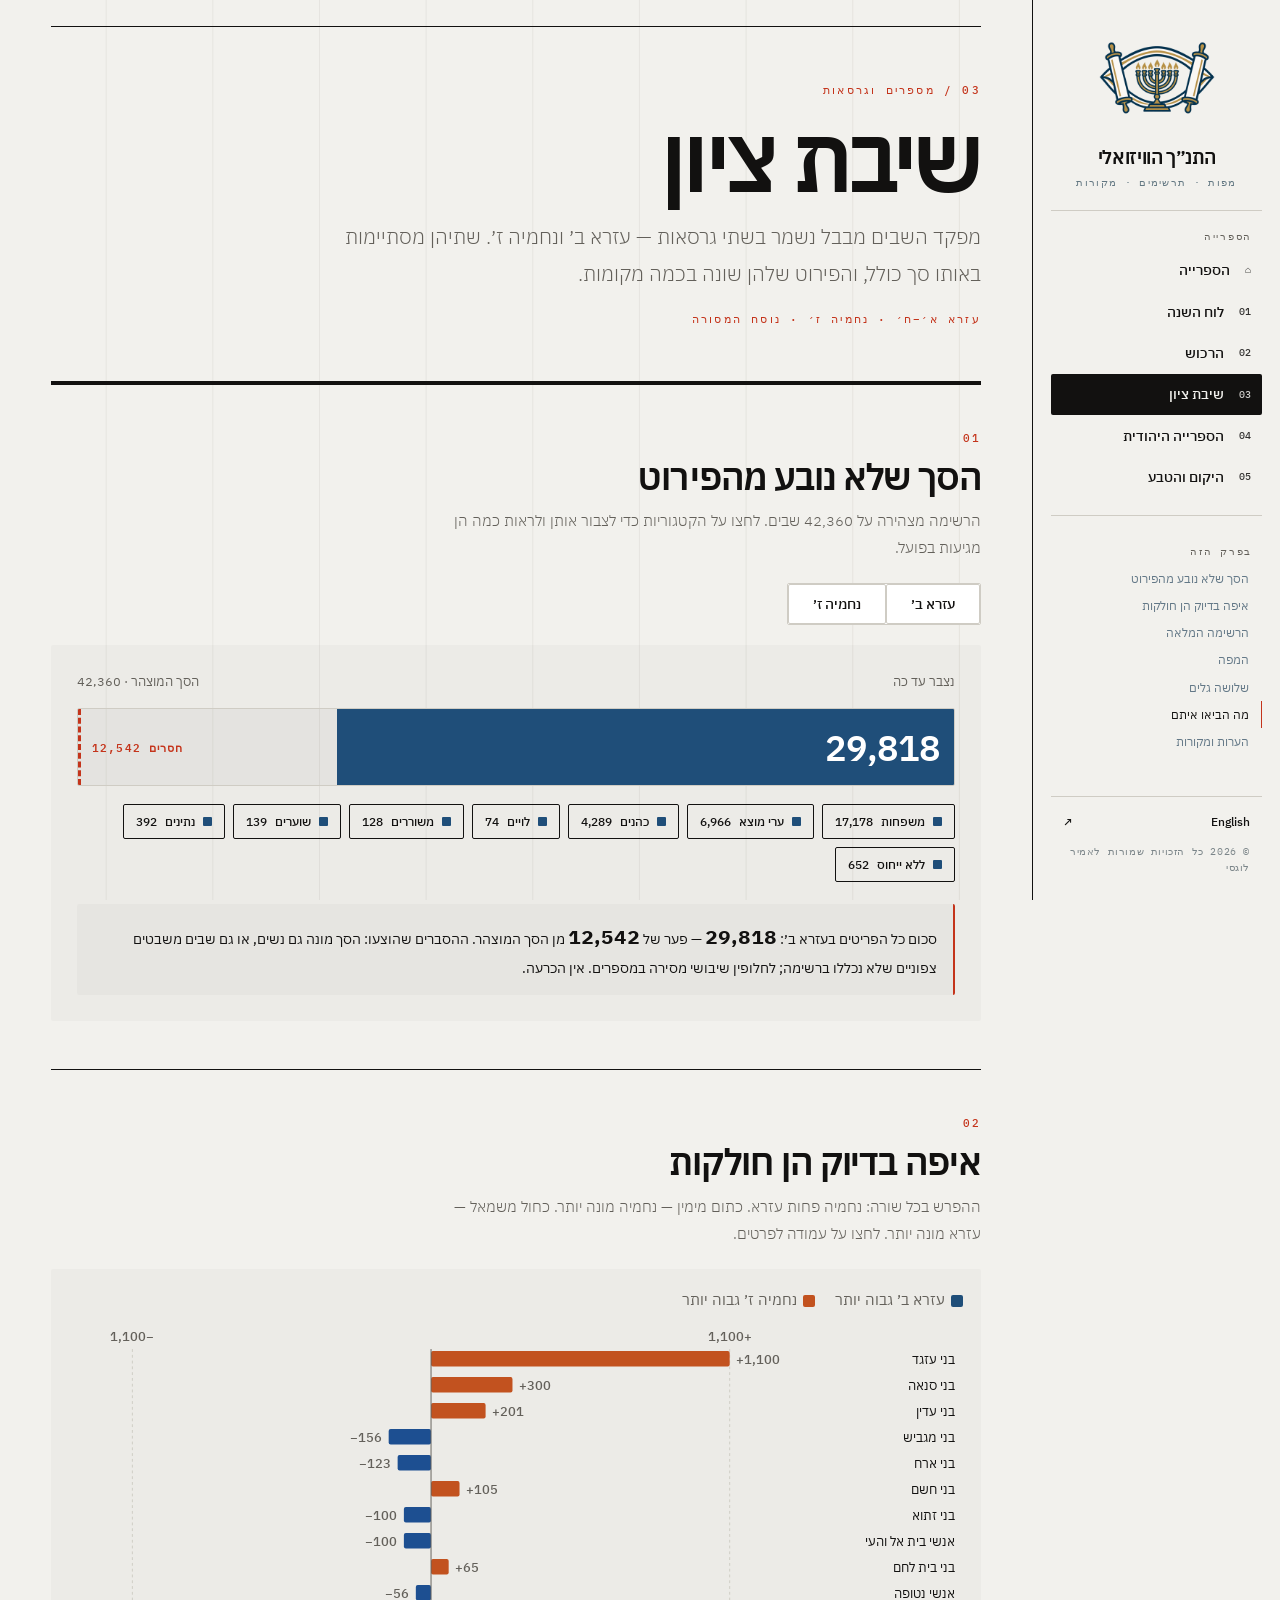
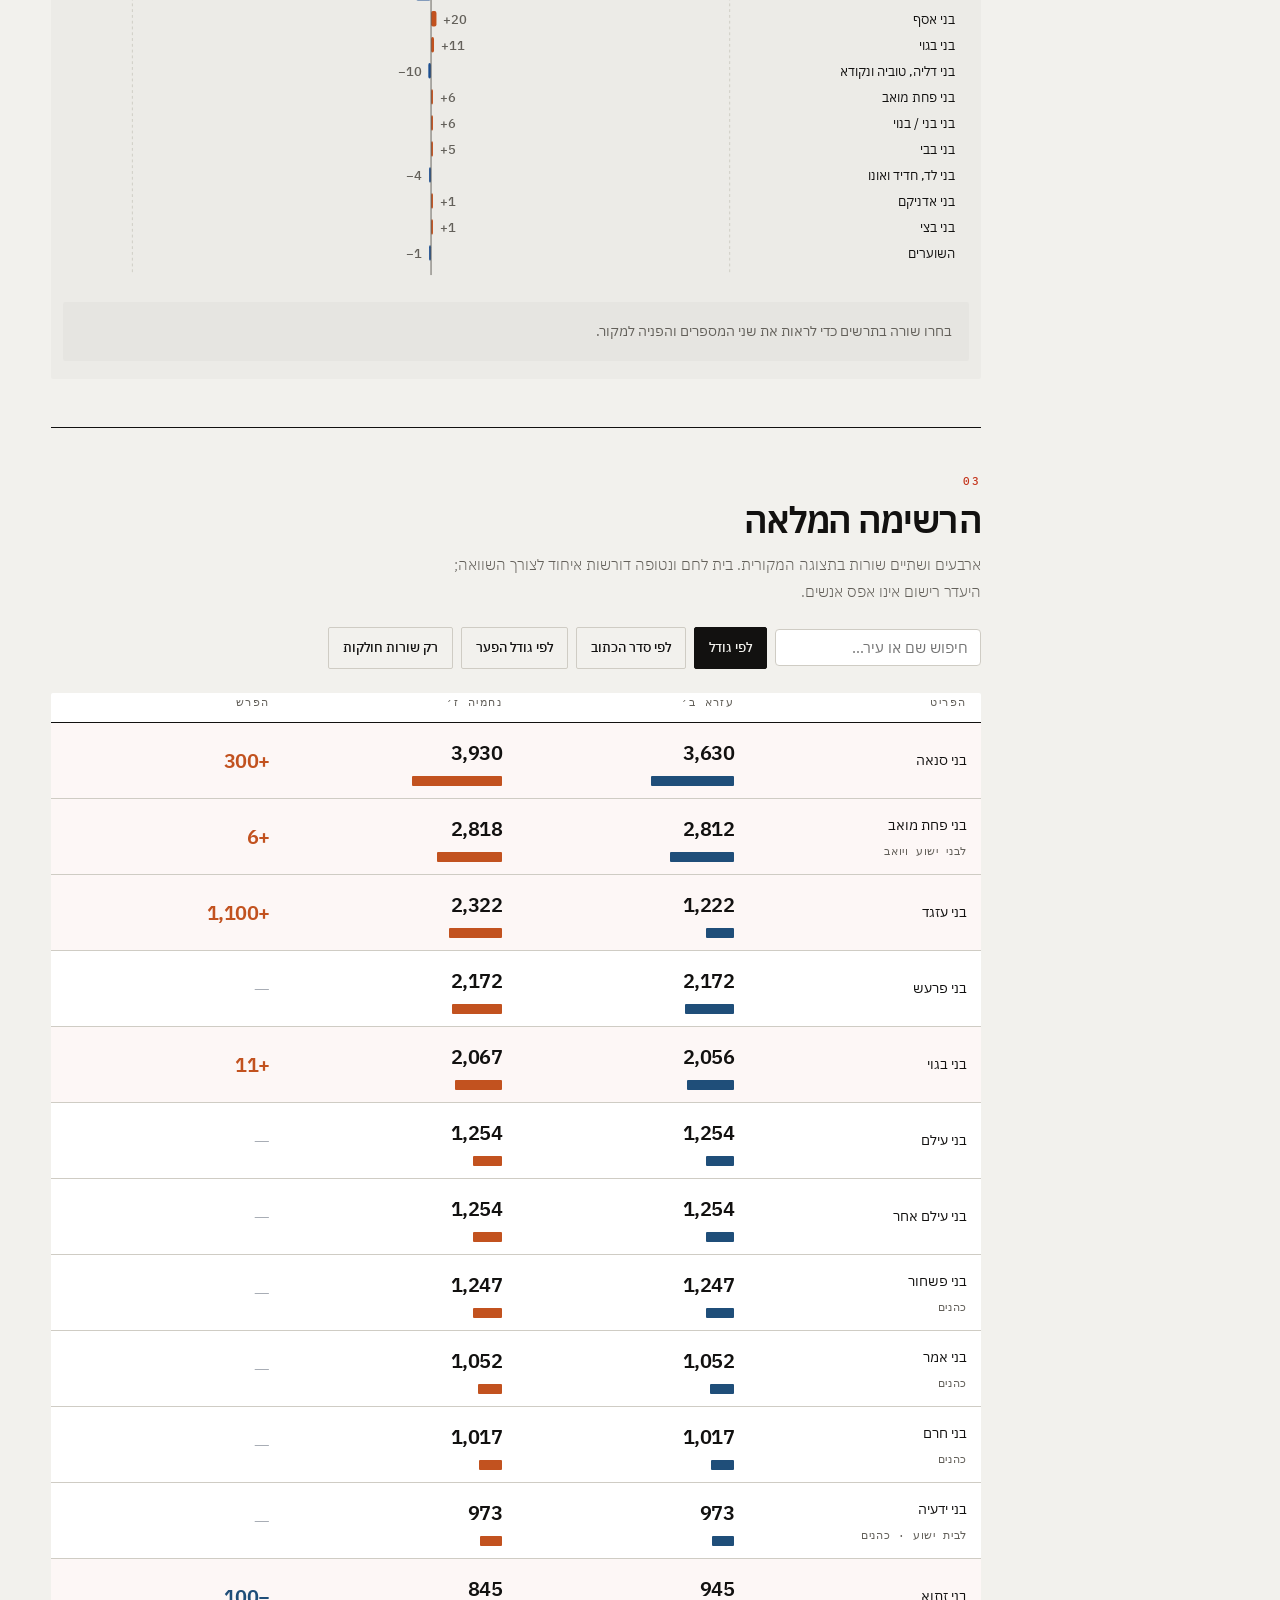
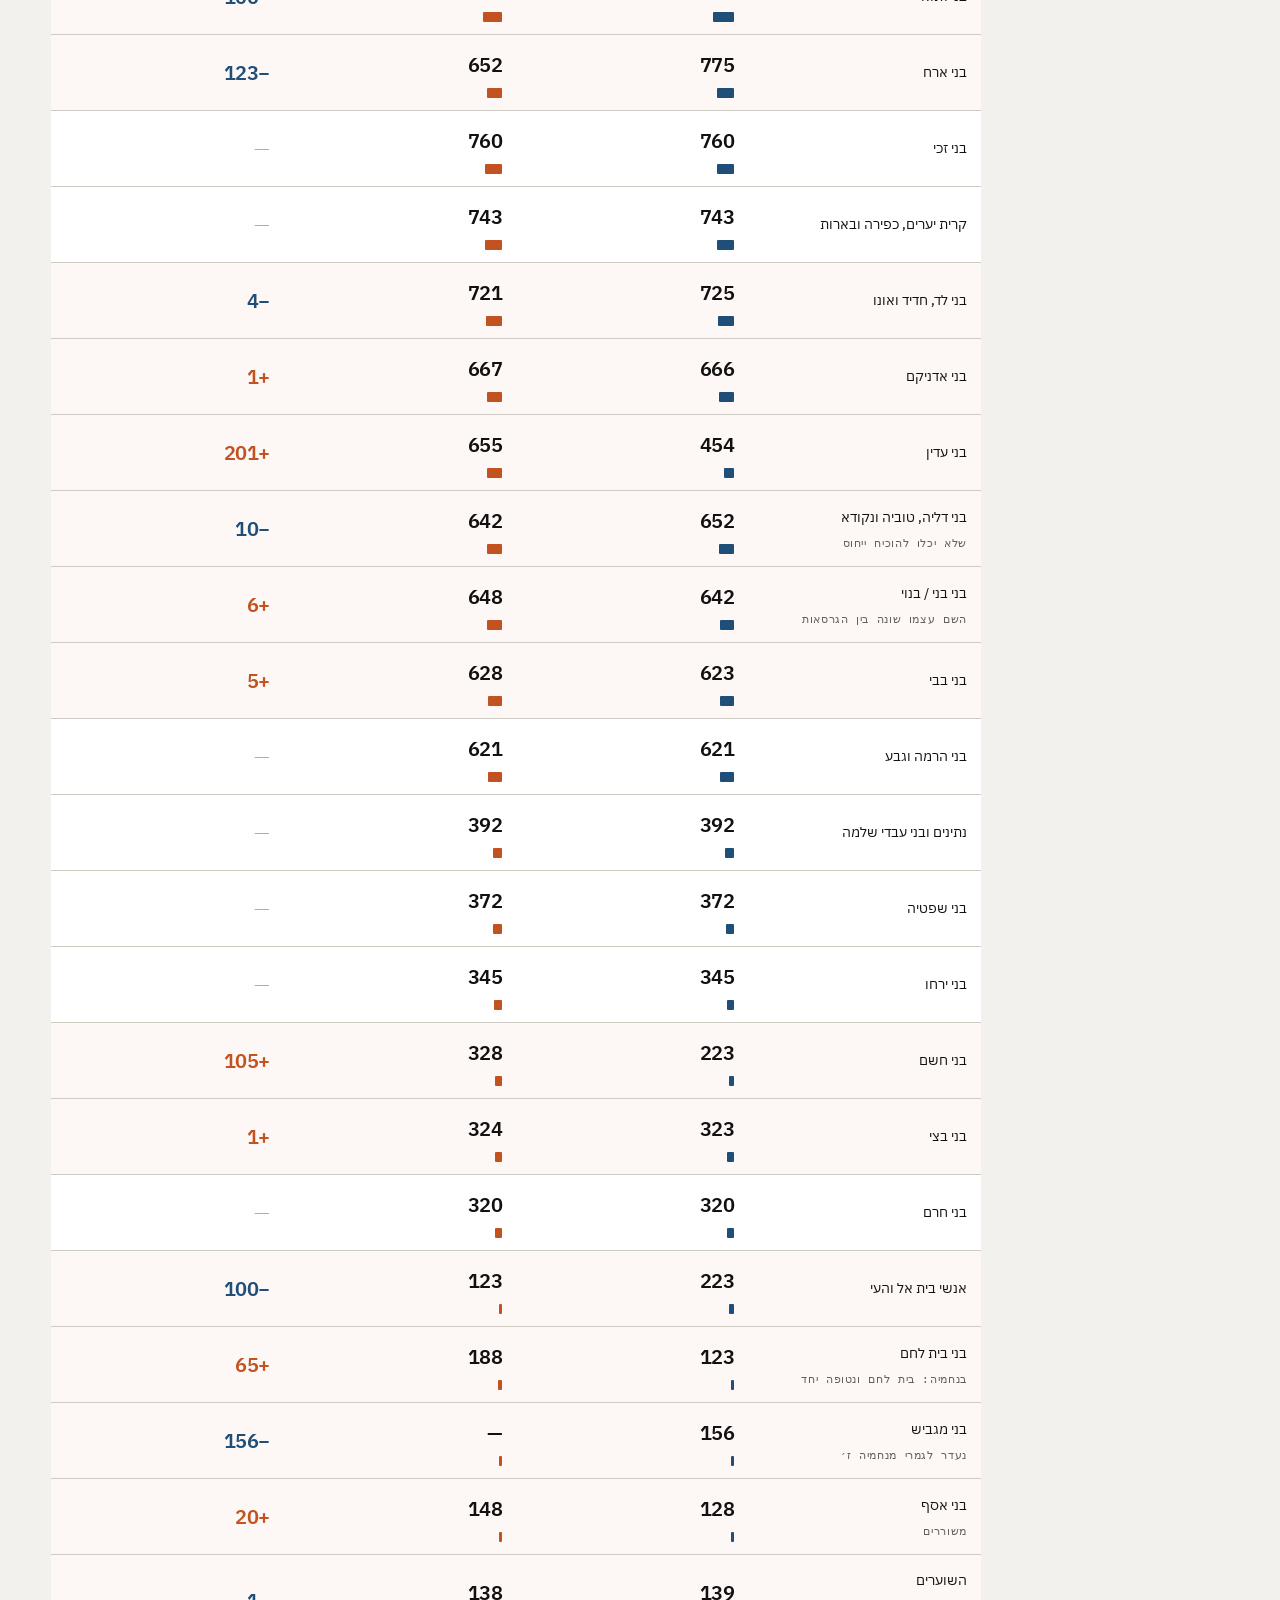
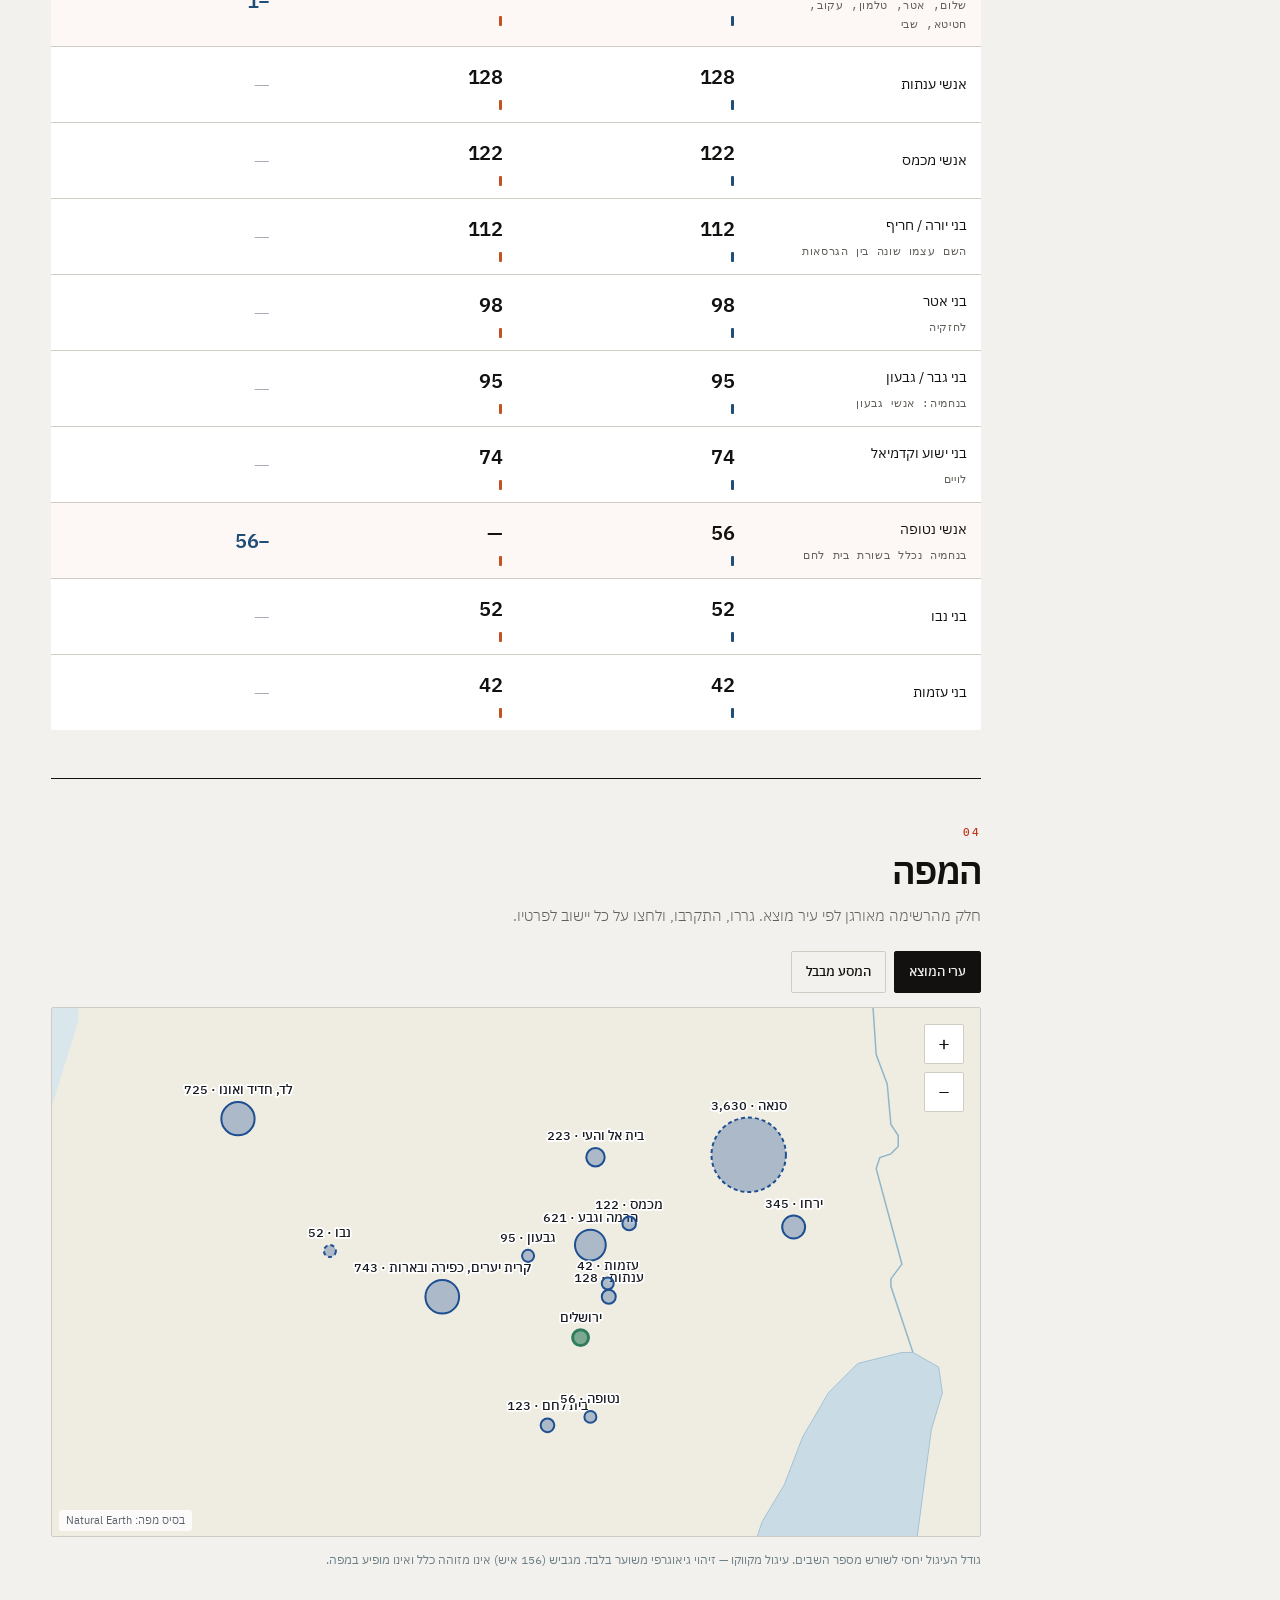
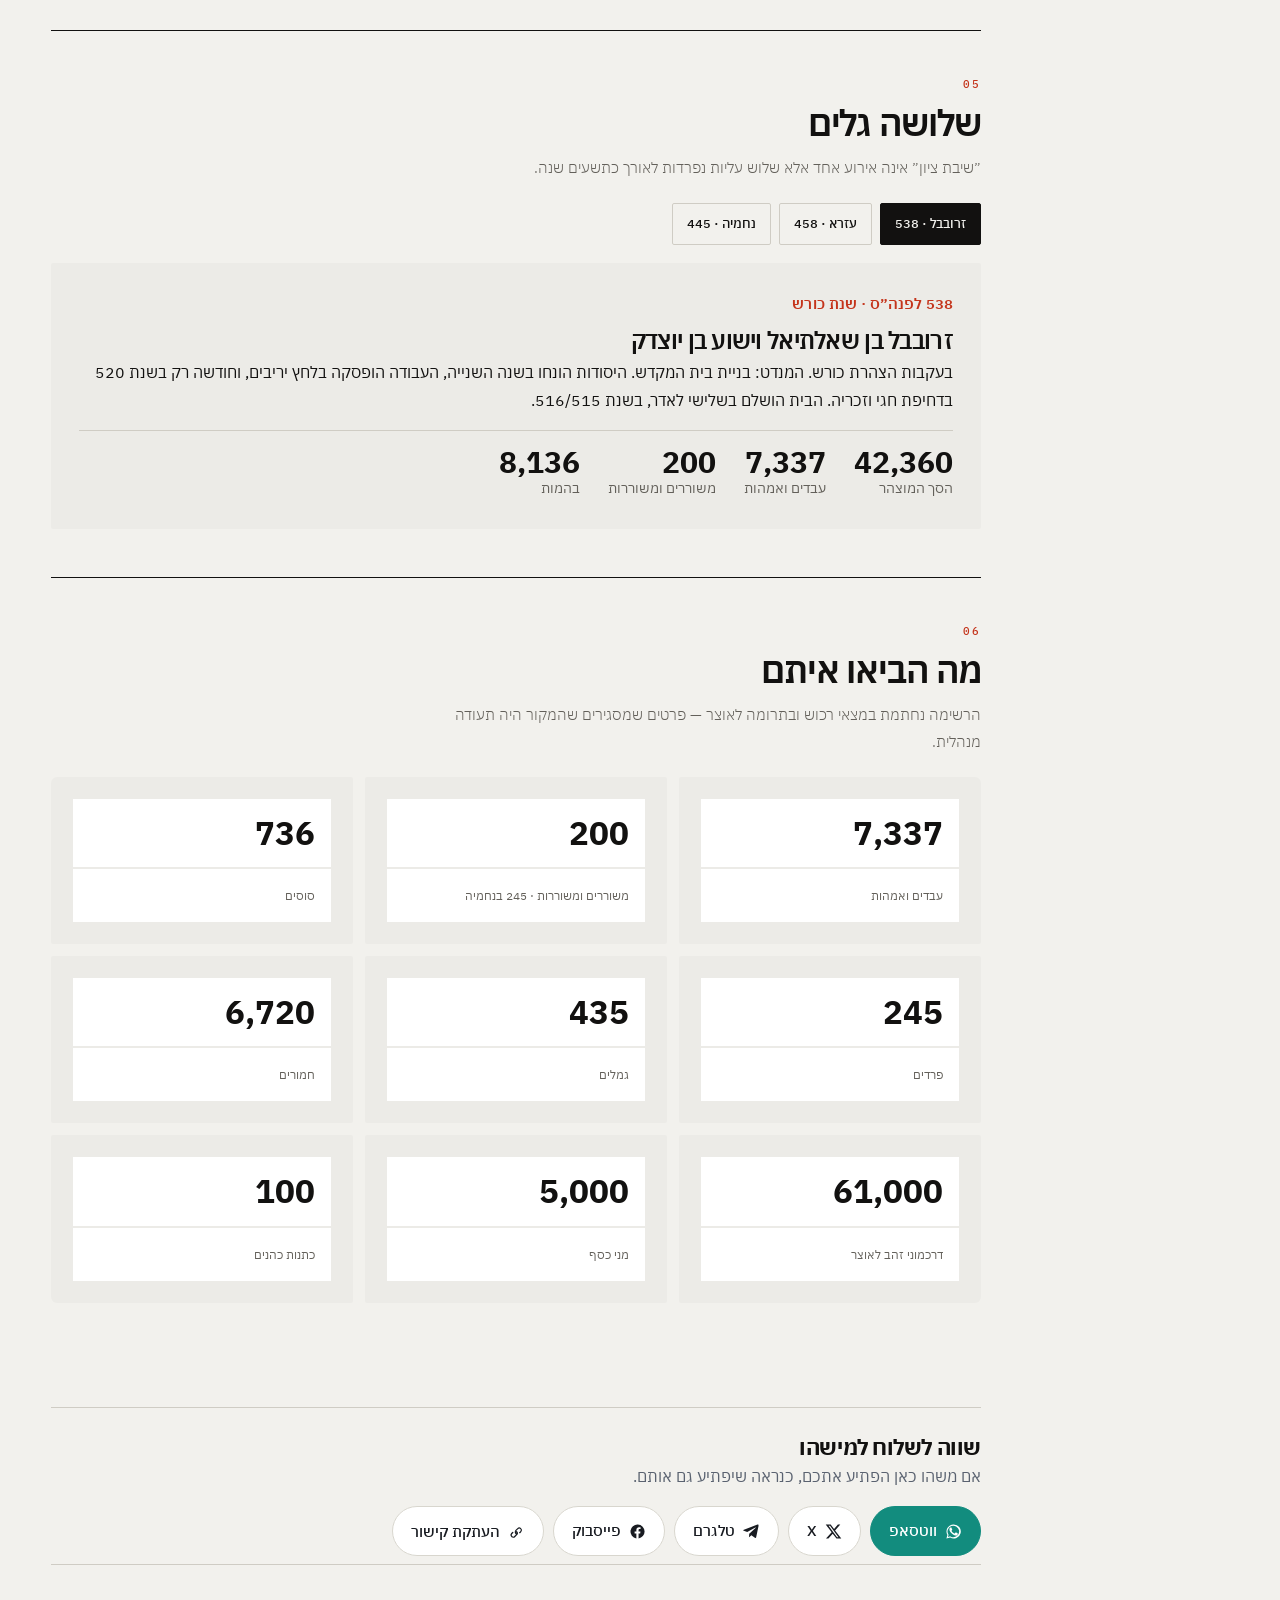
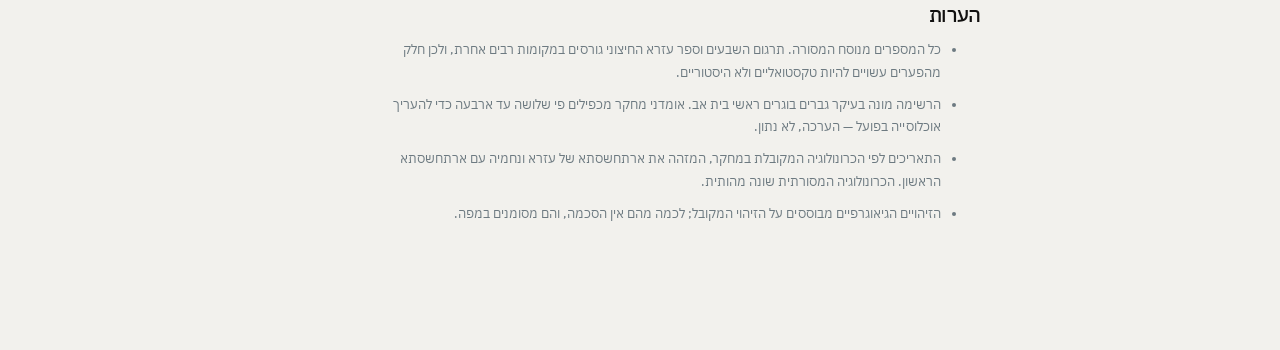
<file: site/he/return/index.html>
<!DOCTYPE html>

<html dir="rtl" lang="he">
<head>

<meta name="robots" content="index,follow,max-image-preview:large">
<link rel="canonical" href="https://lugasia.github.io/visual-tanakh/he/return/">
<link rel="alternate" hreflang="he" href="https://lugasia.github.io/visual-tanakh/he/return/">
<link rel="alternate" hreflang="en" href="https://lugasia.github.io/visual-tanakh/en/return/">
<link rel="alternate" hreflang="x-default" href="https://lugasia.github.io/visual-tanakh/he/return/">
<meta property="og:type" content="article">
<meta property="og:site_name" content="התנ״ך הוויזואלי">
<meta property="og:locale" content="he_IL">
<meta property="og:url" content="https://lugasia.github.io/visual-tanakh/he/return/">
<meta property="og:title" content="42,360 — כך אומרת הרשימה. חיבור הפריטים נותן 29,818.">
<meta property="og:description" content="עזרא ב׳ מול נחמיה ז׳: שתי רשימות של אותם שבים, 21 שורות שחולקות זו על זו, ומפת ערי המוצא.">
<meta property="og:image" content="https://lugasia.github.io/visual-tanakh/assets/og-return.png">
<meta property="og:image:width" content="1200">
<meta property="og:image:height" content="630">
<meta name="twitter:card" content="summary_large_image">
<meta name="twitter:title" content="42,360 — כך אומרת הרשימה. חיבור הפריטים נותן 29,818.">
<meta name="twitter:description" content="עזרא ב׳ מול נחמיה ז׳: 21 שורות שחולקות, ומפת ערי המוצא.">
<meta name="twitter:image" content="https://lugasia.github.io/visual-tanakh/assets/og-return.png">
<meta name="theme-color" content="#F2F1ED">

<meta charset="utf-8"/>
<meta content="width=device-width, initial-scale=1" name="viewport"/>
<title>שיבת ציון — המפקד, הפערים, המפה</title>
<link href="https://fonts.googleapis.com" rel="preconnect"/>
<link crossorigin="" href="https://fonts.gstatic.com" rel="preconnect"/>
<link href="https://fonts.googleapis.com/css2?family=IBM+Plex+Sans+Hebrew:wght@200;300;400;500;600;700&family=IBM+Plex+Mono:wght@400;500;600&display=swap" rel="stylesheet"/>
<style>
:root{
  --bg:#F4F3EF;
  --card:#FFFFFF;
  --ink:#181B21;
  --ink2:#5A6270;
  --rule:#D8D6CE;
  --ezra:#1D4F91;
  --ezra-soft:#DCE6F3;
  --neh:#C2521F;
  --neh-soft:#F7E3D8;
  --gold:#9A7B12;
  --green:#2F7D5C;
}
*{box-sizing:border-box}
body{margin:0;background:var(--bg);color:var(--ink);font-family:'IBM Plex Sans Hebrew',system-ui,sans-serif;font-size:17px;line-height:1.65;font-weight:400}
h1,h2,h3{font-family:'IBM Plex Sans Hebrew',system-ui,sans-serif;line-height:1.15;margin:0;font-weight:700}
p{margin:0 0 1em}
.wrap{max-width:1020px;margin:0 auto;padding:0 20px}
.num{font-variant-numeric:tabular-nums}

/* masthead */
.mast{padding:56px 0 30px}
.mast h1{font-size:clamp(42px,8vw,78px);font-weight:900;letter-spacing:-.015em}
.mast .sub{font-size:clamp(17px,2.3vw,21px);color:var(--ink2);max-width:58ch;margin-top:12px}
.mast .refs{font-size:14px;color:var(--ink2);margin-top:16px}

section{padding:44px 0;border-top:1px solid var(--rule)}
section > h2{font-size:clamp(26px,4vw,36px);margin-bottom:8px}
section > .lede{color:var(--ink2);max-width:62ch;margin-bottom:26px;font-size:17px}

/* --- hero build-up --- */
.builder{background:var(--card);border:1px solid var(--rule);border-radius:6px;padding:26px}
.meter{position:relative;height:64px;background:#EDEBE4;border-radius:4px;overflow:hidden;margin:10px 0 8px}
.meter .grown{position:absolute;inset-inline-start:0;top:0;bottom:0;width:0;background:var(--ezra);transition:width .55s cubic-bezier(.2,.75,.3,1)}
.meter.n .grown{background:var(--neh)}
.meter .goal{position:absolute;inset-inline-end:0;top:0;bottom:0;border-inline-start:3px dashed var(--gold)}
.meter .inside{position:absolute;top:50%;transform:translateY(-50%);inset-inline-start:14px;color:#fff;font-weight:600;font-size:22px}
.meter .outside{position:absolute;top:50%;transform:translateY(-50%);inset-inline-end:14px;color:var(--gold);font-weight:600;font-size:16px}
.mrow{display:flex;justify-content:space-between;font-size:14px;color:var(--ink2);margin-bottom:14px}
.chips{display:flex;flex-wrap:wrap;gap:8px;margin-top:18px}
.chip{border:1px solid var(--rule);background:#fff;border-radius:999px;padding:7px 14px;font-size:14.5px;cursor:pointer;font-family:'IBM Plex Sans Hebrew',system-ui,sans-serif;color:var(--ink);display:flex;gap:8px;align-items:center}
.chip .c{width:9px;height:9px;border-radius:50%;background:var(--rule)}
.chip[aria-pressed="true"]{background:var(--ezra-soft);border-color:var(--ezra);color:var(--ezra);font-weight:500}
.chip[aria-pressed="true"] .c{background:var(--ezra)}
body.nehmode .chip[aria-pressed="true"]{background:var(--neh-soft);border-color:var(--neh);color:var(--neh)}
body.nehmode .chip[aria-pressed="true"] .c{background:var(--neh)}
.chip:focus-visible,.tab:focus-visible,.ctl:focus-visible{outline:2px solid var(--gold);outline-offset:2px}
.gapline{margin-top:22px;padding:14px 16px;background:#FBF6EC;border-inline-start:4px solid var(--gold);border-radius:4px;font-size:16px}
.gapline b{font-family:'IBM Plex Sans Hebrew',system-ui,sans-serif;font-size:21px}

/* source switch */
.switch{display:inline-flex;border:1px solid var(--rule);border-radius:999px;overflow:hidden;background:#fff;margin-bottom:20px}
.switch button{font-family:'IBM Plex Sans Hebrew',system-ui,sans-serif;font-size:15px;padding:9px 20px;border:0;background:transparent;cursor:pointer;color:var(--ink2)}
.switch button[aria-pressed="true"]{background:var(--ezra);color:#fff;font-weight:500}
.switch button.nb[aria-pressed="true"]{background:var(--neh)}

/* --- diverging gaps --- */
.gapwrap{background:var(--card);border:1px solid var(--rule);border-radius:6px;padding:20px 14px}
.gapkey{display:flex;gap:20px;font-size:14.5px;color:var(--ink2);margin:0 6px 12px;flex-wrap:wrap}
.gapkey i{display:inline-block;width:12px;height:12px;margin-inline-end:6px;vertical-align:-2px;border-radius:2px}
svg.gaps{display:block;width:100%;height:auto;font-family:'IBM Plex Sans Hebrew',system-ui,sans-serif}
svg.gaps .lbl{font-size:13.5px;fill:var(--ink)}
svg.gaps .val{direction:ltr;font-size:13px;fill:var(--ink2);font-weight:500}
svg.gaps rect.bar{cursor:pointer}
svg.gaps g:hover rect.bar{opacity:.75}
svg.gaps .axis{stroke:var(--ink2);stroke-width:1}
svg.gaps .grid{stroke:var(--rule);stroke-width:1;stroke-dasharray:3 3}
.gapdetail{margin-top:14px;padding:14px 16px;background:#F2F1ED;border-radius:4px;font-size:15.5px;min-height:56px;color:var(--ink2)}
.gapdetail b{color:var(--ink)}

/* --- table --- */
.controls{display:flex;flex-wrap:wrap;gap:9px;align-items:center;margin-bottom:16px}
.ctl{font-family:'IBM Plex Sans Hebrew',system-ui,sans-serif;font-size:14.5px;background:#fff;border:1px solid var(--rule);border-radius:4px;padding:8px 14px;cursor:pointer;color:var(--ink)}
.ctl[aria-pressed="true"]{background:var(--ink);color:#fff;border-color:var(--ink)}
input.search{font-family:'IBM Plex Sans Hebrew',system-ui,sans-serif;font-size:14.5px;padding:8px 12px;border:1px solid var(--rule);border-radius:4px;min-width:170px;background:#fff;color:var(--ink)}
input.search:focus{outline:2px solid var(--gold);outline-offset:1px}
table{width:100%;border-collapse:collapse;background:var(--card);border:1px solid var(--rule);border-radius:6px;overflow:hidden}
th{text-align:start;font-weight:600;font-size:13.5px;color:var(--ink2);padding:11px 12px;border-bottom:2px solid var(--rule);background:#FAF9F6}
td{padding:9px 12px;border-bottom:1px solid var(--rule);font-size:15.5px;vertical-align:middle}
tr:last-child td{border-bottom:0}
tr.d td{background:#FDF3EE}
td.n{font-variant-numeric:tabular-nums;white-space:nowrap}
.minibar{display:block;height:7px;border-radius:2px;margin-top:3px}
.mb-e{background:var(--ezra)}
.mb-n{background:var(--neh)}
td .tag{font-size:12.5px;color:var(--ink2);display:block;font-weight:300}
.delta{font-weight:600;font-variant-numeric:tabular-nums}
.delta.up{color:var(--neh)}
.delta.dn{color:var(--ezra)}
.delta.eq{color:#A8ADB5;font-weight:400}

/* --- map --- */
#map{height:520px;border:1px solid var(--rule);border-radius:6px;background:#C9DCE6;z-index:0}
.maptabs{display:flex;gap:8px;margin-bottom:14px;flex-wrap:wrap}
.tab{font-family:'IBM Plex Sans Hebrew',system-ui,sans-serif;font-size:14.5px;background:#fff;border:1px solid var(--rule);border-radius:4px;padding:8px 15px;cursor:pointer;color:var(--ink)}
.tab[aria-pressed="true"]{background:var(--ezra);color:#fff;border-color:var(--ezra)}
.leaflet-popup-content{font-family:'IBM Plex Sans Hebrew',system-ui,sans-serif;font-size:14.5px;direction:rtl;text-align:right;margin:12px 14px}
.leaflet-popup-content h4{font-family:'IBM Plex Sans Hebrew',system-ui,sans-serif;font-size:19px;margin:0 0 6px;font-weight:700}
.leaflet-popup-content .pn{display:flex;gap:14px;margin:6px 0}
.leaflet-popup-content .pn span{font-variant-numeric:tabular-nums}
.leaflet-popup-content .ref{color:#5A6270;font-size:12.5px;margin-top:6px}
.mapnote{font-size:14px;color:var(--ink2);margin-top:12px}

/* --- waves --- */
.wavetabs{display:flex;gap:8px;margin-bottom:18px;flex-wrap:wrap}
.wavepanel{background:var(--card);border:1px solid var(--rule);border-radius:6px;padding:24px}
.wavepanel h3{font-size:24px;margin-bottom:4px}
.wavepanel .yr{color:var(--gold);font-weight:600;font-size:15px;margin-bottom:10px}
.wavepanel .figs{display:flex;gap:28px;flex-wrap:wrap;margin-top:16px;padding-top:16px;border-top:1px solid var(--rule)}
.wavepanel .figs div .v{font-family:'IBM Plex Sans Hebrew',system-ui,sans-serif;font-size:30px;font-weight:900;line-height:1}
.wavepanel .figs div .t{font-size:13.5px;color:var(--ink2)}

/* --- goods --- */
.goods{display:grid;grid-template-columns:repeat(auto-fit,minmax(140px,1fr));gap:1px;background:var(--rule);border:1px solid var(--rule);border-radius:6px;overflow:hidden}
.goods div{background:var(--card);padding:16px}
.goods .v{font-family:'IBM Plex Sans Hebrew',system-ui,sans-serif;font-size:27px;font-weight:700;line-height:1.1;color:var(--ezra)}
.goods .t{font-size:14px;color:var(--ink2);margin-top:2px}

.mapwrap{position:relative;overflow:hidden;background:#C9DCE6}
.msvg{display:block;width:100%;height:100%;touch-action:pan-y;cursor:grab;-webkit-user-select:none;user-select:none}
.msvg:active{cursor:grabbing}
.mlab{font-family:'IBM Plex Sans Hebrew',system-ui,sans-serif,-apple-system,"Arial Hebrew",Arial,sans-serif;font-size:13.5px;font-weight:500;fill:#181B21}
.mzoom{position:absolute;top:10px;inset-inline-start:10px;display:flex;flex-direction:column;gap:5px;z-index:2}
.mzoom button{width:36px;height:36px;border:1px solid #C9C4B6;background:#fff;border-radius:5px;font-size:20px;line-height:1;cursor:pointer;color:#181B21;font-family:inherit}
.mzoom button:active{background:#EDEBE4}
.mattr{position:absolute;bottom:5px;inset-inline-end:7px;font-size:11px;color:#5A6270;background:rgba(255,255,255,.8);padding:1px 7px;border-radius:3px;z-index:2}
.mpop{position:absolute;z-index:3;background:#fff;border:1px solid #C9C4B6;border-radius:7px;box-shadow:0 5px 22px rgba(0,0,0,.18);padding:15px 17px 14px;max-width:270px;font-size:14.5px;line-height:1.6}
.mpop h4{font-family:'IBM Plex Sans Hebrew',system-ui,sans-serif;font-size:18px;margin:0 0 5px;font-weight:700}
.mpop .mx{position:absolute;top:3px;inset-inline-start:7px;border:0;background:transparent;font-size:20px;cursor:pointer;color:#5A6270;line-height:1;padding:2px 4px;font-family:inherit}
.mpop .ref{color:#5A6270;font-size:12.5px;margin-top:7px}
.mpop .pn{display:flex;gap:14px;margin:6px 0;font-variant-numeric:tabular-nums}
.maphint{font-size:13px;color:#5A6270;margin-top:8px}

footer{padding:40px 0 64px;border-top:1px solid var(--rule);font-size:15px;color:var(--ink2)}
footer h3{font-size:20px;color:var(--ink);margin-bottom:12px}
footer li{margin-bottom:9px;max-width:72ch}

@media (max-width:640px){
  body{font-size:16px}
  #map{height:400px}
  td,th{padding:8px 8px;font-size:14.5px}
  .meter .inside{font-size:18px}
}
@media (prefers-reduced-motion:reduce){.meter .grown{transition:none}}

table{table-layout:fixed}
.chapter-page th,.chapter-page td{width:25%}
/* atlas.css sets .chapter-page td, so the figures have to out-specify it */
.chapter-page td.n{font-size:20px;font-weight:600;letter-spacing:-.025em;padding:12px 14px}
.chapter-page td.n .minibar{height:10px;border-radius:1px;margin-top:6px}
.chapter-page td.n .delta{font-size:20px}
@media(max-width:640px){.chapter-page td.n,.chapter-page td.n .delta{font-size:16px}
  .chapter-page td.n .minibar{height:8px}}
</style>
<style>.atlas-nav{display:flex;flex-wrap:wrap;gap:12px 24px;padding:16px max(20px,calc((100% - 1020px)/2));border-bottom:1px solid #D8D6CE;font:14px 'IBM Plex Sans Hebrew',system-ui,sans-serif;background:#F4F3EF}.atlas-nav a{color:#181B21;text-decoration:none}.atlas-nav a:first-child{font-weight:700;margin-inline-end:auto}.atlas-nav a:hover{text-decoration:underline}.atlas-draft{padding:8px 20px;background:#eee8db;color:#514831;text-align:center;font:13px 'IBM Plex Sans Hebrew',system-ui,sans-serif}</style><link href="../../assets/atlas.css" rel="stylesheet"/><link href="../../assets/logo-96.png" rel="icon" type="image/png"/><script defer="" src="../../assets/atlas.js"></script><link href="../../assets/share.css" rel="stylesheet"/>
</head>
<body class="chapter-page chapter-return"><a class="skip-link" href="#main-content">דלגו לתוכן</a><div class="mobile-bar"><a href="../../"><img alt="" height="44" src="../../assets/logo-96.png" width="44"/><span>התנ״ך הוויזואלי</span></a><button aria-controls="atlas-sidebar" aria-expanded="false" aria-label="פתיחת ניווט" id="menu-toggle"><span></span><span></span><span></span></button></div><div hidden="" id="nav-backdrop"></div><aside aria-label="ניווט ראשי" class="atlas-sidebar" id="atlas-sidebar"><div class="sidebar-top"><a class="atlas-brand" href="../../"><img alt="" height="130" src="../../assets/logo-320.png" width="150"/><strong>התנ״ך הוויזואלי</strong><span>מפות · תרשימים · מקורות</span></a><button aria-label="סגירת ניווט" class="nav-close" id="nav-close">×</button></div><nav aria-label="פרקי הספרייה" class="library-nav"><p class="nav-caption">הספרייה</p><a class="side-link" href="../../"><span class="side-index">⌂</span><span>הספרייה</span></a><a class="side-link" href="../../he/calendar/"><span class="side-index">01</span><span>לוח השנה</span></a><a class="side-link" href="../../he/treasures/"><span class="side-index">02</span><span>הרכוש</span></a><a aria-current="page" class="side-link" href="../../he/return/"><span class="side-index">03</span><span>שיבת ציון</span></a><a class="side-link" href="../../he/library/"><span class="side-index">04</span><span>הספרייה היהודית</span></a><a class="side-link" href="../../he/nature/"><span class="side-index">05</span><span>היקום והטבע</span></a></nav><nav aria-label="תוכן העניינים" class="chapter-toc"><p class="nav-caption">בפרק הזה</p><a class="toc-link" href="#section-1">הסך שלא נובע מהפירוט</a><a class="toc-link" href="#section-2">איפה בדיוק הן חולקות</a><a class="toc-link" href="#section-3">הרשימה המלאה</a><a class="toc-link" href="#section-4">המפה</a><a class="toc-link" href="#section-5">שלושה גלים</a><a class="toc-link" href="#section-6">מה הביאו איתם</a><a class="toc-link" href="#chapter-notes">הערות ומקורות</a></nav><div class="sidebar-bottom"><a class="language-link" href="../../en/return/" lang="en">English<span aria-hidden="true">↗</span></a><p class="copyright">© 2026 כל הזכויות שמורות לאמיר לוגסי</p></div></aside>
<main class="wrap atlas-main" id="main-content">
<header class="mast"><p class="chapter-eyebrow">03 / מספרים וגרסאות</p>
<h1>שיבת ציון</h1>
<p class="sub">מפקד השבים מבבל נשמר בשתי גרסאות — עזרא ב׳ ונחמיה ז׳. שתיהן מסתיימות באותו סך כולל, והפירוט שלהן שונה בכמה מקומות.</p>
<p class="refs">עזרא א׳–ח׳ · נחמיה ז׳ · נוסח המסורה</p>
</header>
<section data-section="01" id="section-1">
<h2>הסך שלא נובע מהפירוט</h2>
<p class="lede">הרשימה מצהירה על 42,360 שבים. לחצו על הקטגוריות כדי לצבור אותן ולראות כמה הן מגיעות בפועל.</p>
<div class="switch">
<button aria-pressed="true" id="srcE">עזרא ב׳</button>
<button aria-pressed="false" class="nb" id="srcN">נחמיה ז׳</button>
</div>
<div class="builder">
<div class="mrow"><span>נצבר עד כה</span><span>הסך המוצהר · 42,360</span></div>
<div class="meter" id="meter">
<div class="grown" id="grown"></div>
<div class="goal"></div>
<div class="inside num" id="running">0</div>
<div class="outside num" id="missing"></div>
</div>
<div class="chips" id="chips"></div>
<div class="gapline" id="gapline"></div>
</div>
</section>
<section data-section="02" id="section-2">
<h2>איפה בדיוק הן חולקות</h2>
<p class="lede">ההפרש בכל שורה: נחמיה פחות עזרא. כתום מימין — נחמיה מונה יותר. כחול משמאל — עזרא מונה יותר. לחצו על עמודה לפרטים.</p>
<div class="gapwrap">
<div class="gapkey">
<span><i style="background:var(--ezra)"></i>עזרא ב׳ גבוה יותר</span>
<span><i style="background:var(--neh)"></i>נחמיה ז׳ גבוה יותר</span>
</div>
<svg aria-label="תרשים הפרשים בין עזרא ב׳ לנחמיה ז׳" class="gaps" id="gaps" role="img"></svg>
<div class="gapdetail" id="gapdetail">בחרו שורה בתרשים כדי לראות את שני המספרים והפניה למקור.</div>
</div>
</section>
<section data-section="03" id="section-3">
<h2>הרשימה המלאה</h2>
<p class="lede">ארבעים ושתיים שורות בתצוגה המקורית. בית לחם ונטופה דורשות איחוד לצורך השוואה; היעדר רישום אינו אפס אנשים.</p>
<div class="controls">
<input aria-label="חיפוש ברשימה" class="search" id="q" placeholder="חיפוש שם או עיר…" type="search"/>
<button aria-pressed="true" class="ctl" id="sSize">לפי גודל</button>
<button aria-pressed="false" class="ctl" id="sOrder">לפי סדר הכתוב</button>
<button aria-pressed="false" class="ctl" id="sGap">לפי גודל הפער</button>
<button aria-pressed="false" class="ctl" id="fDiff">רק שורות חולקות</button>
</div>
<div aria-label="טבלת נתונים — ניתן לגלול לרוחב" class="table-scroll" role="region" tabindex="0"><table>
<thead><tr>
<th>הפריט</th><th class="n">עזרא ב׳</th><th class="n">נחמיה ז׳</th><th class="n">הפרש</th>
</tr></thead>
<tbody id="tbody"></tbody>
</table></div>
</section>
<section data-section="04" id="section-4">
<h2>המפה</h2>
<p class="lede">חלק מהרשימה מאורגן לפי עיר מוצא. גררו, התקרבו, ולחצו על כל יישוב לפרטיו.</p>
<div class="maptabs">
<button aria-pressed="true" class="tab" id="tYehud">ערי המוצא</button>
<button aria-pressed="false" class="tab" id="tRoute">המסע מבבל</button>
</div>
<div id="map"></div>
<p class="mapnote" id="mapnote">גודל העיגול יחסי לשורש מספר השבים. עיגול מקווקו — זיהוי גיאוגרפי משוער בלבד. מגביש (156 איש) אינו מזוהה כלל ואינו מופיע במפה.</p>
</section>
<section data-section="05" id="section-5">
<h2>שלושה גלים</h2>
<p class="lede">״שיבת ציון״ אינה אירוע אחד אלא שלוש עליות נפרדות לאורך כתשעים שנה.</p>
<div class="wavetabs">
<button aria-pressed="true" class="tab" data-w="0">זרובבל · 538</button>
<button aria-pressed="false" class="tab" data-w="1">עזרא · 458</button>
<button aria-pressed="false" class="tab" data-w="2">נחמיה · 445</button>
</div>
<div class="wavepanel" id="wavepanel"></div>
</section>
<section data-section="06" id="section-6">
<h2>מה הביאו איתם</h2>
<p class="lede">הרשימה נחתמת במצאי רכוש ובתרומה לאוצר — פרטים שמסגירים שהמקור היה תעודה מנהלית.</p>
<div class="goods" id="goods"></div>
</section>
<div class="share-block" data-hook="42,360 — כך אומרת הרשימה. חיבור הפריטים נותן 29,818."></div>

<footer id="chapter-notes">
<h3>הערות</h3>
<ul>
<li>כל המספרים מנוסח המסורה. תרגום השבעים וספר עזרא החיצוני גורסים במקומות רבים אחרת, ולכן חלק מהפערים עשויים להיות טקסטואליים ולא היסטוריים.</li>
<li>הרשימה מונה בעיקר גברים בוגרים ראשי בית אב. אומדני מחקר מכפילים פי שלושה עד ארבעה כדי להעריך אוכלוסייה בפועל — הערכה, לא נתון.</li>
<li>התאריכים לפי הכרונולוגיה המקובלת במחקר, המזהה את ארתחשסתא של עזרא ונחמיה עם ארתחשסתא הראשון. הכרונולוגיה המסורתית שונה מהותית.</li>
<li>הזיהויים הגיאוגרפיים מבוססים על הזיהוי המקובל; לכמה מהם אין הסכמה, והם מסומנים במפה.</li>
</ul>
</footer>
</main>
<script>
const fmt=n=>n.toLocaleString("en-US");
const DECLARED=42360;

/* ===== data: Ezra 2 vs Nehemiah 7 ===== */
const rows=[
 {n:"בני פרעש",e:2172,x:2172,k:"f",r:"ב׳, ג"},
 {n:"בני שפטיה",e:372,x:372,k:"f",r:"ב׳, ד"},
 {n:"בני ארח",e:775,x:652,k:"f",r:"ב׳, ה"},
 {n:"בני פחת מואב",e:2812,x:2818,k:"f",s:"לבני ישוע ויואב",r:"ב׳, ו"},
 {n:"בני עילם",e:1254,x:1254,k:"f",r:"ב׳, ז"},
 {n:"בני זתוא",e:945,x:845,k:"f",r:"ב׳, ח"},
 {n:"בני זכי",e:760,x:760,k:"f",r:"ב׳, ט"},
 {n:"בני בני / בנוי",e:642,x:648,k:"f",s:"השם עצמו שונה בין הגרסאות",r:"ב׳, י"},
 {n:"בני בבי",e:623,x:628,k:"f",r:"ב׳, יא"},
 {n:"בני עזגד",e:1222,x:2322,k:"f",r:"ב׳, יב"},
 {n:"בני אדניקם",e:666,x:667,k:"f",r:"ב׳, יג"},
 {n:"בני בגוי",e:2056,x:2067,k:"f",r:"ב׳, יד"},
 {n:"בני עדין",e:454,x:655,k:"f",r:"ב׳, טו"},
 {n:"בני אטר",e:98,x:98,k:"f",s:"לחזקיה",r:"ב׳, טז"},
 {n:"בני בצי",e:323,x:324,k:"f",r:"ב׳, יז"},
 {n:"בני יורה / חריף",e:112,x:112,k:"f",s:"השם עצמו שונה בין הגרסאות",r:"ב׳, יח"},
 {n:"בני חשם",e:223,x:328,k:"f",r:"ב׳, יט"},
 {n:"בני גבר / גבעון",e:95,x:95,k:"f",s:"בנחמיה: אנשי גבעון",r:"ב׳, כ"},
 {n:"בני בית לחם",e:123,x:188,k:"p",s:"בנחמיה: בית לחם ונטופה יחד",r:"ב׳, כא"},
 {n:"אנשי נטופה",e:56,x:0,k:"p",s:"בנחמיה נכלל בשורת בית לחם",r:"ב׳, כב"},
 {n:"אנשי ענתות",e:128,x:128,k:"p",r:"ב׳, כג"},
 {n:"בני עזמות",e:42,x:42,k:"p",r:"ב׳, כד"},
 {n:"קרית יערים, כפירה ובארות",e:743,x:743,k:"p",r:"ב׳, כה"},
 {n:"בני הרמה וגבע",e:621,x:621,k:"p",r:"ב׳, כו"},
 {n:"אנשי מכמס",e:122,x:122,k:"p",r:"ב׳, כז"},
 {n:"אנשי בית אל והעי",e:223,x:123,k:"p",r:"ב׳, כח"},
 {n:"בני נבו",e:52,x:52,k:"p",r:"ב׳, כט"},
 {n:"בני מגביש",e:156,x:0,k:"p",s:"נעדר לגמרי מנחמיה ז׳",r:"ב׳, ל"},
 {n:"בני עילם אחר",e:1254,x:1254,k:"f",r:"ב׳, לא"},
 {n:"בני חרם",e:320,x:320,k:"f",r:"ב׳, לב"},
 {n:"בני לד, חדיד ואונו",e:725,x:721,k:"p",r:"ב׳, לג"},
 {n:"בני ירחו",e:345,x:345,k:"p",r:"ב׳, לד"},
 {n:"בני סנאה",e:3630,x:3930,k:"p",r:"ב׳, לה"},
 {n:"בני ידעיה",e:973,x:973,k:"k",s:"לבית ישוע · כהנים",r:"ב׳, לו"},
 {n:"בני אמר",e:1052,x:1052,k:"k",s:"כהנים",r:"ב׳, לז"},
 {n:"בני פשחור",e:1247,x:1247,k:"k",s:"כהנים",r:"ב׳, לח"},
 {n:"בני חרם",e:1017,x:1017,k:"k",s:"כהנים",r:"ב׳, לט"},
 {n:"בני ישוע וקדמיאל",e:74,x:74,k:"l",s:"לויים",r:"ב׳, מ"},
 {n:"בני אסף",e:128,x:148,k:"m",s:"משוררים",r:"ב׳, מא"},
 {n:"השוערים",e:139,x:138,k:"g",s:"שלום, אטר, טלמון, עקוב, חטיטא, שבי",r:"ב׳, מב"},
 {n:"נתינים ובני עבדי שלמה",e:392,x:392,k:"t",r:"ב׳, נח"},
 {n:"בני דליה, טוביה ונקודא",e:652,x:642,k:"u",s:"שלא יכלו להוכיח ייחוס",r:"ב׳, ס"}
];
const sumE=rows.reduce((a,r)=>a+r.e,0);
const sumN=rows.reduce((a,r)=>a+r.x,0);

/* ===== source switch ===== */
let src="e";
const isN=()=>src==="n";
const val=r=>isN()?r.x:r.e;

/* ===== hero builder ===== */
const cats=[
 {id:"f",t:"משפחות"},{id:"p",t:"ערי מוצא"},{id:"k",t:"כהנים"},
 {id:"l",t:"לויים"},{id:"m",t:"משוררים"},{id:"g",t:"שוערים"},
 {id:"t",t:"נתינים"},{id:"u",t:"ללא ייחוס"}
];
let on=new Set(cats.map(c=>c.id));
const chipsEl=document.getElementById("chips");
chipsEl.innerHTML=cats.map(c=>`<button class="chip" data-c="${c.id}" aria-pressed="true"><span class="c"></span>${c.t} <span class="num cv" data-cv="${c.id}"></span></button>`).join("");
chipsEl.querySelectorAll(".chip").forEach(b=>b.onclick=()=>{
  const id=b.dataset.c;
  if(on.has(id)){on.delete(id);b.setAttribute("aria-pressed","false");}
  else{on.add(id);b.setAttribute("aria-pressed","true");}
  updateHero();
});

function updateHero(){
  document.body.classList.toggle("nehmode",isN());
  document.getElementById("meter").classList.toggle("n",isN());
  cats.forEach(c=>{
    const v=rows.filter(r=>r.k===c.id).reduce((a,r)=>a+val(r),0);
    chipsEl.querySelector(`[data-cv="${c.id}"]`).textContent=fmt(v);
  });
  const total=rows.filter(r=>on.has(r.k)).reduce((a,r)=>a+val(r),0);
  const pct=Math.min(100,total/DECLARED*100);
  document.getElementById("grown").style.width=pct+"%";
  document.getElementById("running").textContent=fmt(total);
  const miss=DECLARED-total;
  document.getElementById("missing").textContent=miss>0?"חסרים "+fmt(miss):"";
  const full=isN()?sumN:sumE;
  document.getElementById("gapline").innerHTML=
    `סכום כל הפריטים ב${isN()?"נחמיה ז׳":"עזרא ב׳"}: <b>${fmt(full)}</b> — פער של <b>${fmt(DECLARED-full)}</b> מן הסך המוצהר. `+
    `ההסברים שהוצעו: הסך מונה גם נשים, או גם שבים משבטים צפוניים שלא נכללו ברשימה; לחלופין שיבושי מסירה במספרים. אין הכרעה.`;
}
document.getElementById("srcE").onclick=()=>{src="e";document.getElementById("srcE").setAttribute("aria-pressed","true");document.getElementById("srcN").setAttribute("aria-pressed","false");updateHero();renderTable();refreshMap();};
document.getElementById("srcN").onclick=()=>{src="n";document.getElementById("srcE").setAttribute("aria-pressed","false");document.getElementById("srcN").setAttribute("aria-pressed","true");updateHero();renderTable();refreshMap();};
updateHero();

/* ===== diverging gap chart ===== */
const diffs=rows.map((r,i)=>({...r,i,d:r.x-r.e})).filter(r=>r.d!==0).sort((a,b)=>Math.abs(b.d)-Math.abs(a.d));
(function drawGaps(){
  // The label column sits on the reading side: right in Hebrew, left in English.
  const RTL=document.documentElement.dir==="rtl";
  const LBL=190, PAD=14, RH=27, W=940, H=diffs.length*RH+46;
  const FIELD=W-LBL-PAD;                       // the width the bars live in
  const F0=RTL?PAD:LBL;                        // where that field starts
  const cx=F0+FIELD/2;
  const half=FIELD/2-58;
  const labelX=RTL?W-PAD:LBL-8;
  const labelAnchor=RTL?"start":"end";         // in rtl, start is the right edge
  const maxD=Math.max(...diffs.map(r=>Math.abs(r.d)));
  let s=`<svg viewBox="0 0 ${W} ${H}" xmlns="http://www.w3.org/2000/svg"></svg>`;
  const el=document.getElementById("gaps");
  el.setAttribute("viewBox",`0 0 ${W} ${H}`);
  let out=`<line class="grid" x1="${cx-half}" y1="26" x2="${cx-half}" y2="${H-14}"/>
           <line class="grid" x1="${cx+half}" y1="26" x2="${cx+half}" y2="${H-14}"/>
           <text class="val" x="${cx-half}" y="18" text-anchor="middle">${fmt(maxD)}−</text>
           <text class="val" x="${cx+half}" y="18" text-anchor="middle">${fmt(maxD)}+</text>`;
  diffs.forEach((r,idx)=>{
    const y=36+idx*RH;
    const w=Math.max(2,Math.abs(r.d)/maxD*half);
    const pos=r.d>0;
    const x=pos?cx:cx-w;
    out+=`<g data-i="${r.i}" tabindex="0" role="button" aria-label="${r.n}, הפרש ${r.d}">
      <rect x="${F0}" y="${y-13}" width="${FIELD}" height="${RH-3}" fill="transparent"/>
      <text class="lbl" x="${labelX}" y="${y+5}" text-anchor="${labelAnchor}">${r.n}</text>
      <rect class="bar" x="${x}" y="${y-8}" width="${w}" height="16" rx="2" fill="${pos?"#C2521F":"#1D4F91"}"/>
      <text class="val" x="${pos?x+w+7:x-7}" y="${y+5}" text-anchor="${pos?"start":"end"}">${pos?"+":"−"}${fmt(Math.abs(r.d))}</text>
    </g>`;
  });
  out+=`<line class="axis" x1="${cx}" y1="26" x2="${cx}" y2="${H-14}"/>`;
  el.innerHTML=out;
  el.querySelectorAll("g").forEach(g=>{
    const show=()=>{
      const r=rows[+g.dataset.i];
      document.getElementById("gapdetail").innerHTML=
        `<b>${r.n}</b>${r.s?` — ${r.s}`:""}<br>עזרא ב׳: <b>${fmt(r.e)}</b> · נחמיה ז׳: <b>${r.x?fmt(r.x):"אינו מופיע"}</b> · הפרש ${r.x-r.e>0?"+":"−"}${fmt(Math.abs(r.x-r.e))} · עזרא ${r.r}`;
    };
    g.addEventListener("click",show);
    g.addEventListener("focus",show);
    g.addEventListener("mouseenter",show);
  });
})();

/* ===== table ===== */
let sortMode="size", diffOnly=false, query="";
const tbody=document.getElementById("tbody");
const maxAny=Math.max(...rows.map(r=>Math.max(r.e,r.x)));
function renderTable(){
  let list=rows.map((r,i)=>({...r,i}));
  if(query) list=list.filter(r=>(r.n+" "+(r.s||"")).includes(query));
  if(diffOnly) list=list.filter(r=>r.e!==r.x);
  if(sortMode==="size") list.sort((a,b)=>Math.max(b.e,b.x)-Math.max(a.e,a.x));
  else if(sortMode==="gap") list.sort((a,b)=>Math.abs(b.x-b.e)-Math.abs(a.x-a.e));
  else list.sort((a,b)=>a.i-b.i);
  tbody.innerHTML=list.map(r=>{
    const d=r.x-r.e;
    const cls=d===0?"eq":(d>0?"up":"dn");
    const txt=d===0?"—":(d>0?"+":"−")+fmt(Math.abs(d));
    return `<tr class="${d!==0?"d":""}">
      <td>${r.n}${r.s?`<span class="tag">${r.s}</span>`:""}</td>
      <td class="n">${fmt(r.e)}<span class="minibar mb-e" style="width:${Math.max(3,r.e/maxAny*90)}px"></span></td>
      <td class="n">${r.x?fmt(r.x):"—"}<span class="minibar mb-n" style="width:${Math.max(3,r.x/maxAny*90)}px"></span></td>
      <td class="n"><span class="delta ${cls}">${txt}</span></td>
    </tr>`;
  }).join("");
}
function setSort(m,id){
  sortMode=m;
  ["sSize","sOrder","sGap"].forEach(b=>document.getElementById(b).setAttribute("aria-pressed",b===id));
  renderTable();
}
document.getElementById("sSize").onclick=()=>setSort("size","sSize");
document.getElementById("sOrder").onclick=()=>setSort("order","sOrder");
document.getElementById("sGap").onclick=()=>setSort("gap","sGap");
document.getElementById("fDiff").onclick=e=>{diffOnly=!diffOnly;e.currentTarget.setAttribute("aria-pressed",diffOnly);renderTable();};
document.getElementById("q").oninput=e=>{query=e.target.value.trim();renderTable();};
renderTable();

const GEO={rl:{"type":"FeatureCollection","features":[{"type":"Feature","properties":{"n":""},"geometry":{"type":"MultiPolygon","coordinates":[[[[28.0,31.093118847038628],[28.31837,31.059801],[28.424327,31.083441],[28.812022,30.956773],[28.835704,30.910793],[29.028087,30.827053],[29.218923,30.838039],[29.60377,31.01203],[30.069591,31.333482],[30.0949,31.28559],[30.172618,31.27143],[30.140147,31.23725],[30.165212,31.216783],[30.22047,31.220201],[30.268809,31.265286],[30.288748,31.237942],[30.287608,31.278225],[30.179454,31.278266],[30.312836,31.350572],[30.348399,31.421332],[30.343923,31.497992],[30.364594,31.46011],[30.398611,31.443345],[30.362153,31.508734],[30.456391,31.462714],[30.535818,31.463853],[30.973888,31.586737],[30.542654,31.402411],[30.62672,31.388658],[30.675059,31.421576],[30.734386,31.388129],[30.798513,31.446479],[30.892426,31.419094],[30.939708,31.457017],[30.980724,31.43651],[31.029145,31.5185],[31.119151,31.493109],[31.111095,31.53974],[30.978038,31.584296],[31.097423,31.607896],[31.556814,31.443345],[31.87436,31.53559],[31.912934,31.534898],[31.944835,31.520941],[32.024913,31.400051],[32.199555,31.295071],[31.994965,31.394965],[31.968272,31.43651],[31.9935,31.437812],[31.889496,31.53205],[31.844737,31.497992],[31.878917,31.429145],[31.841645,31.464504],[31.824229,31.443345],[31.878917,31.416083],[31.830414,31.408637],[31.827891,31.368354],[31.858409,31.35399],[31.797211,31.359524],[31.766938,31.284654],[31.885753,31.223619],[31.906261,31.251614],[31.892589,31.216783],[31.926443,31.186998],[31.986583,31.230292],[32.03712,31.216783],[32.016124,31.128079],[32.050141,31.14175],[32.070079,31.10692],[32.043956,31.086493],[32.106456,31.053371],[32.132091,31.065985],[32.097992,31.093329],[32.146332,31.079657],[32.183849,31.124945],[32.234141,31.104885],[32.283458,31.136542],[32.262462,31.169623],[32.289806,31.169623],[32.28297,31.265286],[32.207042,31.295071],[32.331391,31.27143],[32.509532,31.10692],[32.601573,31.060981],[32.761974,31.081204],[32.927257,31.155422],[32.83961,31.101223],[32.666515,31.052314],[32.731293,31.038764],[32.893077,31.100775],[32.917247,31.082831],[32.927094,31.111802],[33.009939,31.056301],[33.064301,31.134914],[33.030284,31.100775],[32.954438,31.10692],[33.109386,31.196438],[33.157725,31.117865],[33.118988,31.10692],[33.133311,31.045559],[33.221446,31.059801],[33.194835,31.073432],[33.262462,31.100775],[33.303966,31.079657],[33.317638,31.100775],[33.277192,31.10692],[33.386485,31.114407],[33.406423,31.155422],[33.64796,31.117255],[34.047048,31.229193],[34.222667,31.326646],[34.47877,31.578274],[34.711925,31.951606],[34.837657,32.280707],[34.955577,32.834377],[35.02768,32.826606],[35.067068,32.866848],[35.09962,33.101264],[35.204763,33.224799],[35.188324,33.280015],[35.271007,33.457506],[35.349132,33.513861],[35.477306,33.8039],[35.47047,33.902086],[35.572032,33.90998],[35.64088,33.999416],[35.627208,34.201117],[35.665212,34.311347],[35.806163,34.414984],[35.805431,34.464911],[35.903331,34.477973],[35.98878,34.55272],[35.866873,34.924221],[35.900564,35.021918],[35.887869,35.109198],[35.962413,35.197943],[35.915294,35.287909],[35.918956,35.41767],[35.81837,35.508938],[35.770518,35.504218],[35.778087,35.541164],[35.723399,35.575914],[35.778494,35.612738],[35.771169,35.667792],[35.840343,35.747463],[35.798595,35.849677],[35.87086,35.851793],[35.975434,36.0185],[35.788748,36.320258],[36.044932,36.537665],[36.189138,36.60399],[36.216156,36.657782],[36.188975,36.801744],[36.09547,36.897121],[36.020274,36.926337],[35.805431,36.775092],[35.684093,36.764635],[35.613536,36.719875],[35.6067,36.740383],[35.579438,36.685126],[35.648123,36.733222],[35.709158,36.719875],[35.622569,36.680732],[35.608653,36.646877],[35.695567,36.706204],[35.623546,36.602525],[35.55714,36.58747],[35.490001,36.613918],[35.531016,36.582709],[35.445486,36.59634],[35.346039,36.541083],[34.98227,36.720771],[34.900401,36.719875],[34.907888,36.740383],[34.770763,36.816067],[34.692882,36.81387],[34.554698,36.767646],[34.276215,36.586982],[34.177745,36.473375],[34.077322,36.413886],[34.077891,36.328843],[33.999766,36.302924],[33.958995,36.213568],[33.930919,36.290473],[33.871104,36.314887],[33.799083,36.230658],[33.705251,36.181708],[33.688243,36.13703],[33.647227,36.192572],[33.552257,36.127509],[33.458263,36.158149],[33.156912,36.13703],[33.087738,36.082831],[32.940929,36.103502],[32.803722,36.027167],[32.670665,36.046698],[32.365489,36.177965],[32.018809,36.546536],[31.816742,36.589504],[31.378591,36.767646],[31.340831,36.80858],[30.77589,36.849555],[30.686534,36.891181],[30.569835,36.781317],[30.569835,36.528022],[30.47462,36.401597],[30.519867,36.341864],[30.398611,36.205959],[30.384288,36.274237],[30.233735,36.308905],[30.158539,36.298651],[30.110606,36.240058],[30.048188,36.258775],[29.830089,36.185452],[29.779552,36.13935],[29.719249,36.162665],[29.672374,36.123358],[29.623871,36.177965],[29.6421,36.186957],[29.583507,36.185452],[29.623871,36.199123],[29.602224,36.207017],[29.420421,36.230618],[29.411632,36.267401],[29.34962,36.232611],[29.096365,36.390937],[29.130382,36.411363],[29.096365,36.473456],[29.124278,36.493313],[29.114919,36.55268],[29.014415,36.547919],[29.041759,36.624254],[29.116873,36.634223],[29.096365,36.665229],[28.938975,36.751288],[28.849946,36.665229],[28.870372,36.63052],[28.884044,36.671454],[28.901703,36.658271],[28.86964,36.606635],[28.828868,36.602525],[28.84254,36.637885],[28.746349,36.697699],[28.623383,36.699368],[28.610362,36.816067],[28.486827,36.801744],[28.451996,36.883612],[28.37672,36.854438],[28.424815,36.829088],[28.396007,36.789496],[28.314952,36.816067],[28.278168,36.796454],[28.314952,36.829088],[28.257172,36.846177],[28.248871,36.766832],[28.295095,36.719875],[28.233572,36.719875],[28.111501,36.604193],[28.0,36.56129621538702],[28.0,36.602525],[28.08961,36.64411],[28.048025,36.637885],[28.057953,36.676663],[28.0,36.6788393794648],[28.000173,36.706204],[28.100597,36.709621],[28.116873,36.733547],[28.084158,36.75373],[28.110037,36.775092],[28.130544,36.753974],[28.1067,36.802965],[28.0,36.758418726020366],[28.0,36.79695208002201],[28.027517,36.781317],[28.055431,36.80858],[28.007009,36.829088],[28.007009,36.857001],[28.055431,36.870673],[28.027517,36.92593],[28.120128,36.93769],[28.165294,36.911607],[28.157237,36.945787],[28.185232,36.93891],[28.212413,37.000434],[28.3296,37.030463],[28.304698,37.050849],[28.110037,37.014106],[28.0,37.03341233673047],[28.0,39.0],[48.94587330636555,39.0],[48.898692,38.893052],[48.831798,38.871161],[48.863129,38.756659],[48.865896,38.316881],[48.944509,37.903388],[49.065196,37.67886],[49.205577,37.581692],[49.441742,37.494859],[49.826182,37.453559],[49.933767,37.474433],[50.195649,37.38935],[50.322276,37.153266],[50.478852,37.03498],[51.0,36.77033927763221],[51.0,28.805066283426942],[50.87615,28.832017],[50.804861,28.93358],[50.802582,28.985826],[50.842784,28.990668],[50.888682,28.941392],[50.928966,29.00967],[50.886567,29.104071],[50.850841,29.105455],[50.840343,29.140611],[50.643809,29.143459],[50.635753,29.207709],[50.667491,29.25727],[50.682628,29.243069],[50.689464,29.290839],[50.661469,29.318793],[50.655284,29.449123],[50.456065,29.634101],[50.396983,29.654731],[50.243826,29.866848],[50.144867,29.938056],[50.127696,30.120673],[50.073416,30.195746],[49.914561,30.203925],[49.600759,30.030097],[49.532237,30.022935],[49.479828,30.156073],[49.245128,30.15648],[49.221202,30.264553],[49.161388,30.223782],[48.921153,30.380764],[49.062022,30.408108],[49.202891,30.346625],[49.263845,30.449652],[49.228282,30.454413],[49.211192,30.506334],[49.168224,30.476996],[49.166759,30.508775],[49.110118,30.517971],[48.952973,30.50019],[48.945649,30.479722],[49.037283,30.432522],[48.934825,30.418647],[48.862315,30.345608],[48.941661,30.165107],[48.928559,30.060004],[48.897227,30.029446],[48.643321,30.055406],[48.651378,29.975002],[48.537446,29.969875],[48.559255,29.946601],[48.520518,29.9289],[48.411876,29.938422],[48.119151,30.044989],[47.969005,30.004055],[47.951671,30.088324],[47.934825,30.107082],[47.995616,29.827704],[48.078868,29.743964],[48.176758,29.541916],[47.965531,29.576298],[47.704717,29.363633],[47.837304,29.387505],[47.816434,29.337556],[47.857903,29.323029],[47.98574,29.393761],[48.025238,29.354885],[48.100266,29.349954],[48.095376,29.257746],[48.158458,29.017279],[48.225922,28.91828],[48.27947,28.894436],[48.276866,28.839586],[48.328787,28.759955],[48.393565,28.743394],[48.351817,28.64053],[48.386729,28.653998],[48.405284,28.569892],[48.498546,28.492906],[48.507823,28.415717],[48.468761,28.387112],[48.535492,28.40762],[48.522227,28.318834],[48.618419,28.217271],[48.600841,28.147773],[48.65211,28.046088],[48.792003,28.007025],[48.743663,27.96133],[48.88266,27.826728],[48.874522,27.769924],[48.839203,27.728583],[48.857595,27.803534],[48.805024,27.756496],[48.812511,27.828599],[48.778819,27.71955],[48.81129,27.742825],[48.815278,27.687567],[48.839203,27.708075],[48.858084,27.662828],[48.880138,27.687567],[48.873302,27.612494],[48.831798,27.612494],[48.870779,27.605618],[48.900645,27.632961],[48.891124,27.588121],[48.914317,27.571519],[48.915294,27.608629],[48.968516,27.620347],[49.05893,27.538153],[49.239757,27.545111],[49.312755,27.448635],[49.284923,27.475328],[49.119802,27.441148],[49.207042,27.395168],[49.240245,27.427191],[49.263845,27.413886],[49.223399,27.331285],[49.312755,27.344957],[49.322602,27.205715],[49.345225,27.182807],[49.37086,27.218736],[49.412364,27.204006],[49.374848,27.149075],[49.407074,27.132717],[49.435069,27.166815],[49.431895,27.142768],[49.524425,27.132717],[49.489106,27.17475],[49.572113,27.194159],[49.570079,27.104071],[49.699474,26.958238],[49.871837,26.862494],[49.972992,26.842353],[50.158458,26.664862],[50.161876,26.639228],[50.023692,26.69953],[50.006358,26.747626],[49.988455,26.724433],[50.03061,26.494615],[50.19158,26.403551],[50.216563,26.32392],[50.21225,26.191311],[50.154552,26.166246],[50.141368,26.035956],[50.0324,26.201077],[49.975841,26.139594],[50.010427,26.07689],[49.990001,26.001776],[50.021007,26.004462],[50.024099,26.035956],[50.101329,25.989488],[50.118337,25.867865],[50.247244,25.679429],[50.257498,25.631903],[50.226736,25.687161],[50.144705,25.733344],[50.148692,25.699856],[50.196056,25.687161],[50.347992,25.482123],[50.374278,25.461168],[50.381358,25.512885],[50.471528,25.437201],[50.562185,25.054836],[50.606293,25.042711],[50.72641,24.881659],[50.771332,24.726955],[50.85963,24.7956],[50.757823,25.186225],[50.750987,25.494696],[50.797093,25.529896],[50.847179,25.467353],[50.832856,25.578518],[50.785004,25.60456],[50.850597,25.652981],[50.888682,25.529486],[50.90919,25.597724],[50.955903,25.604682],[50.97755,25.646145],[50.903168,25.640123],[50.887543,25.680894],[50.901703,25.789537],[50.972992,25.797512],[50.951182,25.85928],[50.984223,25.98135],[51.0,25.967027],[51.0,21.0],[39.25952780464072,21.0],[39.237804,21.062893],[39.174327,21.108873],[39.170177,21.191474],[39.08074,21.315009],[39.171072,21.40412],[39.158946,21.507799],[39.142751,21.54092],[39.119802,21.516913],[39.092296,21.576565],[39.077403,21.691555],[39.10906,21.747789],[39.066742,21.725246],[38.949598,21.921916],[38.931254,22.006073],[38.959144,22.034443],[39.005693,22.002005],[39.040375,22.235785],[39.142751,22.403225],[39.114919,22.418606],[39.070256,22.365828],[39.081517,22.546792],[38.985688,22.72427],[39.013031,22.766791],[38.945486,22.831204],[38.970876,22.746894],[38.902599,22.843166],[38.851175,22.943275],[38.912852,22.861965],[38.964692,22.870429],[38.893891,22.965155],[38.799571,22.998684],[38.779063,23.041164],[38.79835,23.149604],[38.777619,23.139292],[38.691713,23.27296],[38.600175,23.568249],[38.559906,23.562486],[38.59547,23.52147],[38.540064,23.543245],[38.437022,23.802069],[38.079135,24.070388],[37.935321,24.139007],[37.983072,24.165664],[37.93953,24.161441],[37.94795,24.207047],[37.912577,24.191538],[37.918133,24.149593],[37.865634,24.149888],[37.676091,24.291236],[37.625987,24.28144],[37.628394,24.24804],[37.52272,24.267732],[37.429403,24.367307],[37.417958,24.400966],[37.454954,24.406871],[37.456669,24.441249],[37.228526,24.737698],[37.227061,24.799547],[37.178722,24.799384],[37.148611,24.85102],[37.256602,24.871243],[37.279959,24.964097],[37.242198,25.175279],[37.105317,25.32217],[37.077403,25.431057],[36.93629,25.646145],[36.817393,25.757961],[36.792247,25.720608],[36.702322,25.779975],[36.66212,25.879096],[36.705821,25.943752],[36.696056,26.022284],[36.512706,26.110989],[36.30893,26.498236],[36.229828,26.625556],[36.097667,26.753974],[36.031993,26.906806],[35.911876,26.999579],[35.803071,27.142076],[35.784028,27.2355],[35.559581,27.455634],[35.500255,27.61933],[35.322765,27.876288],[35.163585,28.009345],[35.226899,28.033149],[35.216319,28.054389],[35.051931,28.119574],[34.846446,28.071194],[34.866222,28.112779],[34.836762,28.116278],[34.804861,28.071194],[34.819102,28.112779],[34.770763,28.092922],[34.709239,28.140082],[34.647146,28.099107],[34.668305,28.071194],[34.613048,28.030219],[34.606212,28.096015],[34.574392,28.094062],[34.627126,28.176663],[34.657725,28.170559],[34.674571,28.277248],[34.803775,28.527133],[34.77847,28.6645],[34.838552,28.828559],[34.85255,29.045071],[34.909353,29.230658],[34.942068,29.250474],[34.996837,29.533881],[34.955577,29.558987],[34.736583,29.311265],[34.729015,29.19892],[34.674571,29.106513],[34.68572,28.988674],[34.64031,28.948798],[34.624522,28.735989],[34.406912,28.30801],[34.455333,28.174872],[34.434906,27.975572],[34.331309,27.91413],[34.259125,27.801703],[34.214122,27.79149],[34.257335,27.769517],[34.249848,27.728583],[34.189789,27.78677],[34.054454,27.814521],[33.763357,28.023993],[33.564708,28.297105],[33.43393,28.3664],[33.256196,28.544135],[33.26295,28.577053],[33.237641,28.566107],[33.256196,28.551581],[33.228689,28.569403],[33.194835,28.675116],[33.228282,28.763861],[33.174571,28.836982],[33.177908,28.989569],[32.88559,29.243069],[32.817393,29.359768],[32.817231,29.414049],[32.734711,29.483832],[32.715017,29.455959],[32.724132,29.539537],[32.680837,29.599921],[32.690684,29.733629],[32.604503,29.824164],[32.625336,29.874254],[32.571544,29.9289],[32.57781,30.01142],[32.571544,29.942572],[32.513438,29.961575],[32.476899,29.932196],[32.472911,29.881985],[32.509532,29.866848],[32.392833,29.734361],[32.337657,29.592475],[32.591482,29.349514],[32.658946,29.110785],[32.625499,28.972724],[32.749197,28.804836],[32.806895,28.778144],[32.868907,28.578925],[33.00294,28.489488],[33.24936,28.14289],[33.338145,28.085435],[33.343598,28.050605],[33.441742,28.016547],[33.554373,27.89647],[33.592052,27.791246],[33.488943,27.845893],[33.473481,27.823188],[33.522716,27.751899],[33.557872,27.759914],[33.536794,27.708075],[33.592052,27.646633],[33.557872,27.681383],[33.496349,27.646633],[33.564708,27.571519],[33.557872,27.53677],[33.632986,27.495836],[33.691661,27.341864],[33.83839,27.24258],[33.836762,27.120754],[33.996104,26.896552],[33.996104,26.837877],[33.948253,26.831],[33.941417,26.65351],[34.014008,26.61164],[34.338715,26.001776],[34.54656,25.725043],[34.681895,25.428697],[34.989757,24.905015],[35.002208,24.815619],[35.063487,24.764106],[35.16027,24.574618],[35.144556,24.500206],[35.391856,24.282782],[35.493828,24.1089],[35.5039,24.140538],[35.588372,24.075837],[35.605261,24.018817],[35.738571,23.983317],[35.792535,23.902291],[35.750356,23.932423],[35.68452,23.910916],[35.598533,23.929413],[35.513927,23.977118],[35.483871,23.917787],[35.474768,23.797915],[35.510148,23.756379],[35.489431,23.497016],[35.547537,23.393988],[35.57468,23.212565],[35.654642,23.07375],[35.675059,22.96662],[35.763682,22.870429],[35.723399,22.931871],[35.755707,22.922309],[35.847547,22.762989],[35.969493,22.697984],[36.226085,22.635443],[36.290538,22.568183],[36.313416,22.491613],[36.4281,22.426045],[36.439823,22.356443],[36.562839,22.296677],[36.713715,22.169135],[36.782237,22.164455],[36.895383,22.066133],[36.880626,21.980699],[36.840099,21.966132],[36.873546,21.936103],[36.887869,21.650133],[37.113617,21.278062],[37.305431,21.074449],[37.303966,21.020901],[37.233897,21.02025],[37.189301,21.097235],[37.27003,21.062567],[37.218923,21.14175],[37.15919,21.148017],[37.159516,21.206448],[37.12143,21.22427],[37.098399,21.180894],[37.117849,21.086127],[37.086436,21.040595],[37.120344043109384,21.0],[28.0,21.0],[28.0,31.093118847038628]]],[[[49.163960450908206,39.0],[49.079275,38.963324],[49.05440527007571,39.0],[49.163960450908206,39.0]]],[[[32.978526,31.081692],[32.983084,31.089911],[32.989268,31.073432],[32.978526,31.081692]]]]}},{"type":"Feature","properties":{"n":""},"geometry":{"type":"MultiPolygon","coordinates":[[[[34.028494,27.502021],[34.05128,27.448635],[33.913585,27.523708],[33.964122,27.534125],[34.028494,27.502021]]],[[[49.501231,27.360541],[49.688813,27.317694],[49.56544,27.297797],[49.531261,27.346177],[49.456228,27.290351],[49.501231,27.360541]]],[[[48.353852,29.457424],[48.397356,29.387497],[48.269242,29.429685],[48.281098,29.471096],[48.353852,29.457424]]]]}},{"type":"Feature","properties":{"n":""},"geometry":{"type":"MultiPolygon","coordinates":[[[[50.594737,26.160305],[50.619898,26.185466],[50.64566,26.14575],[50.614757,26.111151],[50.603526,25.85456],[50.565278,25.789537],[50.46046,25.985297],[50.490896,26.048],[50.448904,26.161607],[50.461192,26.225246],[50.586681,26.242499],[50.603526,26.197659],[50.551606,26.194241],[50.594737,26.160305]]],[[[36.958344,25.419013],[36.89975,25.361029],[36.776541,25.496405],[36.823741,25.459866],[36.915701,25.426703],[36.904307,25.39411],[36.958344,25.419013]]],[[[36.879161,25.443345],[36.681407,25.553453],[36.725597,25.565172],[36.879161,25.443345]]],[[[36.681977,25.566352],[36.667654,25.54975],[36.539399,25.589179],[36.491466,25.645087],[36.54363,25.702867],[36.531016,25.644599],[36.681977,25.566352]]]]}},{"type":"Feature","properties":{"n":""},"geometry":{"type":"MultiPolygon","coordinates":[[[[33.955089,26.790025],[33.995453,26.751695],[34.003591,26.708197],[33.955089,26.790025]]],[[[33.301117,31.215888],[33.475922,31.14175],[33.269786,31.216783],[33.301117,31.215888]]],[[[33.104747,31.240302],[33.262462,31.223619],[33.10255,31.226752],[32.934744,31.147935],[33.104747,31.240302]]],[[[50.323841,29.264177],[50.333018,29.224026],[50.316531,29.207572],[50.283267,29.268939],[50.323841,29.264177]]],[[[48.109223,30.027981],[48.031098,29.971015],[48.010753,29.980455],[48.054698,30.024482],[48.109223,30.027981]]],[[[37.037364,25.411811],[36.946544,25.441881],[36.951834,25.467515],[37.017589,25.457709],[37.037364,25.411811]]],[[[36.866059,25.545885],[36.828949,25.561347],[36.855642,25.568305],[36.866059,25.545885]]],[[[36.900727,25.549302],[36.923025,25.602851],[36.923188,25.519436],[36.900727,25.549302]]],[[[34.731882,27.957141],[34.704695,27.908368],[34.661786,27.930218],[34.731882,27.957141]]]]}},{"type":"Feature","properties":{"n":""},"geometry":{"type":"MultiPolygon","coordinates":[[[[34.511892,27.967475],[34.620453,27.920356],[34.518077,27.930406],[34.489513,27.996039],[34.517345,28.016547],[34.5442,27.996039],[34.511892,27.967475]]],[[[36.542735,25.739325],[36.542491,25.801947],[36.558442,25.836371],[36.590831,25.860541],[36.555431,25.796332],[36.611095,25.709459],[36.583018,25.698676],[36.542735,25.739325]]]]}},{"type":"Feature","properties":{"n":""},"geometry":{"type":"MultiPolygon","coordinates":[[[[28.213878,36.455471],[28.236339,36.373033],[28.163422,36.237698],[28.061697,36.116523],[28.096446,36.103502],[28.08961,36.055121],[28.0,36.063926627067474],[28.0,36.374506367439864],[28.213878,36.455471]]],[[[48.333832,29.679267],[48.229015,29.599921],[48.161632,29.629706],[48.046072,29.800442],[48.113292,29.839097],[48.095063,29.894721],[48.158702,29.879218],[48.197439,29.92536],[48.147227,29.935126],[48.12086,29.981391],[48.188731,29.983547],[48.344493,29.790595],[48.333832,29.679267]]]]}},{"type":"Feature","properties":{"n":""},"geometry":{"type":"Polygon","coordinates":[[[34.578461,35.689765],[34.572765,35.643541],[34.137706,35.415107],[34.043793,35.315253],[33.971365,35.321275],[33.923595,35.278551],[33.899913,35.164455],[34.099132,34.965155],[33.957286,34.98192],[33.862315,34.937893],[33.760427,34.979682],[33.680349,34.966295],[33.605642,34.821763],[33.400157,34.773383],[33.399181,34.745307],[33.260102,34.700507],[33.086436,34.69481],[33.009939,34.624905],[33.030284,34.568549],[32.940929,34.568549],[32.913585,34.656684],[32.707367,34.645413],[32.458995,34.721869],[32.329438,34.88642],[32.276134,35.047756],[32.286632,35.097154],[32.372325,35.04149],[32.449962,35.058824],[32.553966,35.178046],[32.865245,35.156968],[32.929373,35.232978],[32.920421,35.397773],[33.427501,35.328925],[33.66033,35.35932],[34.035622,35.471383],[34.181651,35.554185],[34.578461,35.689765]]]}},{"type":"Feature","properties":{"n":""},"geometry":{"type":"MultiPolygon","coordinates":[[[[50.38053,26.139309],[50.419172,26.166144],[50.423466,26.119988],[50.38053,26.139309]]],[[[50.632779,26.287439],[50.684302,26.221961],[50.673568,26.20264],[50.599504,26.262751],[50.632779,26.287439]]],[[[50.741403,25.674185],[50.80089,25.73114],[50.756591,25.579891],[50.741403,25.674185]]],[[[50.775576,25.752657],[50.791397,25.74886],[50.780639,25.745063],[50.775576,25.752657]]],[[[50.804687,25.679247],[50.816711,25.669122],[50.808484,25.664059],[50.804687,25.679247]]],[[[50.790764,25.630518],[50.816711,25.644441],[50.811648,25.631784],[50.790764,25.630518]]],[[[36.637462,22.276923],[36.659923,22.24433],[36.631033,22.252143],[36.637462,22.276923]]],[[[36.194347,22.685329],[36.200857,22.651679],[36.170014,22.683783],[36.194347,22.685329]]],[[[36.066254,22.732815],[36.038341,22.737169],[36.066254,22.766913],[36.061697,22.755398],[36.066254,22.732815]]],[[[36.213959,22.813625],[36.250173,22.789496],[36.206554,22.784288],[36.196788,22.79092],[36.213959,22.813625]]],[[[35.718354,23.198635],[35.636485,23.227891],[35.614675,23.202663],[35.582205,23.22663],[35.691498,23.237942],[35.718354,23.198635]]],[[[36.2046,23.601508],[36.184093,23.62405],[36.206391,23.614569],[36.2046,23.601508]]],[[[37.074718,24.983181],[37.112071,24.944648],[37.069102,24.953315],[37.074718,24.983181]]],[[[35.774425,27.110338],[35.784841,27.079169],[35.748057,27.135972],[35.774425,27.110338]]],[[[49.064138,30.469672],[49.008474,30.465928],[49.011485,30.498806],[49.062185,30.501247],[49.064138,30.469672]]],[[[29.655691,36.136176],[29.660574,36.13227],[29.656586,36.131008],[29.655691,36.136176]]],[[[29.750662,36.138821],[29.764089,36.135688],[29.738617,36.122301],[29.750662,36.138821]]],[[[29.493988,36.161078],[29.499034,36.149685],[29.485362,36.1553],[29.493988,36.161078]]],[[[29.602143,36.147813],[29.57781,36.125434],[29.559174,36.121039],[29.5796,36.161892],[29.602143,36.147813]]],[[[33.778005,36.173692],[33.781261,36.178738],[33.787608,36.181505],[33.778005,36.173692]]],[[[29.839692,36.170559],[29.911957,36.19949],[29.884613,36.173082],[29.839692,36.170559]]],[[[29.345876,36.213853],[29.358735,36.218207],[29.348969,36.208238],[29.345876,36.213853]]],[[[29.443614,36.218004],[29.452159,36.220364],[29.443614,36.212592],[29.443614,36.218004]]],[[[28.122651,36.5987],[28.128835,36.599148],[28.126394,36.596951],[28.122651,36.5987]]],[[[28.911469,36.680691],[28.938406,36.676052],[28.915375,36.655504],[28.911469,36.680691]]]]}}]},rk:{"type":"FeatureCollection","features":[{"type":"Feature","properties":{"n":"Sea of Galilee"},"geometry":{"type":"Polygon","coordinates":[[[35.613501,32.895894],[35.634106,32.752244],[35.577,32.720158],[35.52372,32.852033],[35.613501,32.895894]]]}},{"type":"Feature","properties":{"n":"Lake Habbaniyah"},"geometry":{"type":"Polygon","coordinates":[[[43.44653,33.252074],[43.287279,33.321544],[43.356749,33.375707],[43.370879,33.444588],[43.42563,33.416624],[43.481854,33.329492],[43.529246,33.35569],[43.59695,33.292991],[43.548969,33.211158],[43.466547,33.183782],[43.428868,33.201149],[43.44653,33.252074]]]}},{"type":"Feature","properties":{"n":"Buhayrat ath Tharthar"},"geometry":{"type":"Polygon","coordinates":[[[43.466547,33.704512],[43.222813,33.75161],[43.078281,33.946774],[43.089761,34.075116],[43.051199,34.253501],[43.086523,34.348875],[43.110072,34.307958],[43.114782,34.345931],[43.151872,34.31414],[43.145101,34.252618],[43.219575,34.143409],[43.295227,34.101904],[43.295227,34.067463],[43.322603,34.094839],[43.363519,34.012417],[43.412384,34.035966],[43.503342,33.924402],[43.507464,33.875832],[43.453006,33.875832],[43.514823,33.847867],[43.472729,33.847867],[43.494512,33.776631],[43.466547,33.704512]]]}},{"type":"Feature","properties":{"n":"Lake Nasser"},"geometry":{"type":"Polygon","coordinates":[[[32.241854,22.672039],[32.166202,22.733267],[32.07701,22.704419],[32.044336,22.670861],[32.056993,22.637598],[32.004302,22.64849],[31.969567,22.614638],[31.981342,22.561947],[31.943958,22.578431],[31.974571,22.493654],[31.90363,22.466573],[31.892444,22.411232],[31.811788,22.418297],[31.837986,22.34971],[31.768811,22.376203],[31.686389,22.342351],[31.693159,22.318213],[31.646061,22.322334],[31.618096,22.294958],[31.686389,22.246683],[31.596314,22.248743],[31.440006,22.126582],[31.385549,22.035035],[31.385549,21.932007],[31.330797,21.82221],[31.28311,21.766869],[31.230125,21.768635],[31.181849,21.656188],[31.090596,21.60909],[31.166836,21.671201],[31.186853,21.82221],[31.22777,21.82898],[31.336979,21.960855],[31.358173,22.143655],[31.693748,22.404167],[31.672848,22.459508],[31.729955,22.447733],[31.7485,22.493654],[31.811199,22.472754],[31.669316,22.592266],[31.666078,22.651433],[31.78294,22.563124],[31.844757,22.561947],[31.878609,22.652022],[32.166202,22.808329],[32.166202,22.774772],[32.241854,22.781542],[32.310441,22.64378],[32.351063,22.627884],[32.423477,22.716488],[32.545932,22.765941],[32.571836,22.885747],[32.550642,22.931962],[32.583611,22.919305],[32.627765,22.950507],[32.700768,23.192475],[32.76906,23.278135],[32.789371,23.260767],[32.810271,23.290204],[32.831171,23.260767],[32.832937,23.318757],[32.865317,23.329648],[32.892987,23.288732],[32.909472,23.306394],[32.894165,23.349665],[32.824989,23.384989],[32.879447,23.50038],[32.821163,23.473004],[32.749043,23.535114],[32.645133,23.458285],[32.557412,23.508033],[32.739329,23.561607],[32.679573,23.601052],[32.636891,23.563962],[32.612458,23.595165],[32.701356,23.679059],[32.739329,23.61106],[32.820574,23.566611],[32.865317,23.706434],[32.817336,23.72027],[32.871499,23.737931],[32.879447,23.808873],[32.831171,23.885997],[32.78319,23.89836],[32.851482,23.911901],[32.879447,23.987846],[32.892987,23.864214],[33.002785,23.713205],[32.975115,23.624012],[32.927134,23.658747],[32.896225,23.590455],[33.037226,23.514215],[32.895342,23.522162],[32.954215,23.397941],[32.992483,23.403239],[32.970405,23.351726],[33.018387,23.326116],[33.01662,23.240456],[32.992483,23.221911],[32.920363,23.260767],[32.906823,23.23398],[32.970405,23.144493],[32.862962,23.168337],[32.844712,23.137134],[32.872676,23.069136],[32.946856,23.029986],[32.931844,22.980532],[33.064307,22.918127],[32.940969,22.945503],[32.928017,22.924898],[32.776419,23.027925],[32.776419,23.069136],[32.728438,23.048531],[32.755519,23.014384],[32.728438,23.007614],[32.714897,22.931962],[32.692526,22.955512],[32.693703,22.924898],[32.62541,22.918127],[32.632475,22.890163],[32.603039,22.906647],[32.619523,22.846302],[32.585083,22.760642],[32.449675,22.688523],[32.399339,22.602863],[32.331341,22.602863],[32.3178,22.534571],[32.344293,22.528389],[32.250391,22.526623],[32.241854,22.555176],[32.293368,22.570778],[32.3178,22.616698],[32.276,22.610222],[32.283065,22.630828],[32.227725,22.651433],[32.241854,22.672039]]]}},{"type":"Feature","properties":{"n":"Lake Razazah"},"geometry":{"type":"Polygon","coordinates":[[[43.898085,32.703968],[43.88631,32.601824],[43.768859,32.505273],[43.740894,32.511749],[43.734713,32.560613],[43.682316,32.5665],[43.669069,32.533237],[43.663771,32.587989],[43.61108,32.574154],[43.631096,32.594759],[43.498927,32.612421],[43.429163,32.710444],[43.411501,32.806996],[43.449474,32.836727],[43.405025,32.875877],[43.472729,32.875877],[43.455361,32.889123],[43.494512,32.944169],[43.453006,32.985086],[43.526008,33.033067],[43.521593,33.104598],[43.555445,33.039838],[43.62462,33.012462],[43.732063,32.775499],[43.898085,32.703968]]]}},{"type":"Feature","properties":{"n":"Dead Sea"},"geometry":{"type":"Polygon","coordinates":[[[35.586419,31.752878],[35.547563,31.331937],[35.503703,31.306327],[35.49134,31.366966],[35.414805,31.326639],[35.408035,31.614821],[35.506941,31.755821],[35.586419,31.752878]]]}},{"type":"Feature","properties":{"n":"Lake Urmia"},"geometry":{"type":"Polygon","coordinates":[[[45.659854,37.640455],[45.908886,37.362869],[45.834706,37.356099],[45.748458,37.284863],[45.702537,37.294283],[45.700476,37.32313],[45.65956,37.309589],[45.566835,37.123846],[45.512083,37.144451],[45.462924,37.121196],[45.356365,37.210683],[45.282479,37.363458],[45.324279,37.390834],[45.262168,37.504458],[45.282185,37.573634],[45.234792,37.669008],[45.262168,37.695795],[45.253043,37.760261],[45.168855,37.838562],[45.05994,37.857695],[45.05994,37.987804],[45.181218,38.038435],[45.199469,38.113498],[45.172681,38.165895],[45.140007,38.129982],[45.111454,38.159124],[45.05052,38.12645],[45.003716,38.13793],[45.047282,38.250377],[45.361663,38.265978],[45.484707,38.165895],[45.487945,37.987804],[45.406112,37.900967],[45.421713,37.798234],[45.494127,37.727292],[45.522092,37.761438],[45.64543,37.767326],[45.755522,37.727292],[45.789669,37.641338],[45.659854,37.640455]],[[45.55771,37.340498],[45.538282,37.42292],[45.496776,37.43646],[45.483824,37.400254],[45.55771,37.340498]],[[45.66633,37.480321],[45.589207,37.528302],[45.566835,37.506813],[45.611578,37.459715],[45.66633,37.480321]]]}},{"type":"Feature","properties":{"n":"Lake Tuz"},"geometry":{"type":"Polygon","coordinates":[[[33.420488,38.954496],[33.426081,38.850586],[33.54677,38.752857],[33.578267,38.891797],[33.686299,38.659543],[33.742817,38.638349],[33.598873,38.597432],[33.541472,38.484397],[33.138487,38.738139],[33.219437,38.92035],[33.322465,38.938306],[33.330466004883576,39.0],[33.46483058443054,39.0],[33.420488,38.954496]]]}},{"type":"Feature","properties":{"n":"Lake Van"},"geometry":{"type":"Polygon","coordinates":[[[43.150694,38.322202],[42.93522,38.343985],[42.953176,38.377542],[42.897835,38.405801],[42.939046,38.432883],[42.870165,38.453488],[42.876347,38.505885],[42.773908,38.440242],[42.691781,38.43877],[42.575801,38.507946],[42.501327,38.47115],[42.457172,38.516777],[42.327946,38.48734],[42.299688,38.507651],[42.420082,38.581242],[42.410663,38.618038],[42.493968,38.624808],[42.435389,38.703698],[42.467769,38.736667],[42.733286,38.803487],[43.09241,38.804076],[43.206918,38.891797],[43.137448,38.905926],[43.110072,38.877962],[43.147751,38.865304],[43.09712,38.858239],[43.072099,38.930947],[43.315538,38.954202],[43.308768,38.980989],[43.350567,38.967448],[43.39378736579841,39.0],[43.659061,38.946843],[43.534839,38.913285],[43.390012,38.822621],[43.308768,38.835573],[43.291989,38.779055],[43.219575,38.754917],[43.155993,38.637466],[43.08299,38.611856],[43.190728,38.620687],[43.316127,38.542386],[43.325252,38.486457],[43.306413,38.439653],[43.162469,38.382841],[43.150694,38.322202]]]}},{"type":"Feature","properties":{"n":"Dead Sea"},"geometry":{"type":"Polygon","coordinates":[[[35.526369,31.188876],[35.517832,31.110281],[35.459254,31.087321],[35.400675,31.100861],[35.358581,31.210365],[35.421281,31.251576],[35.526369,31.188876]]]}},{"type":"Feature","properties":{"n":"Lake Hammar"},"geometry":{"type":"MultiPolygon","coordinates":[[[[46.687185,30.750568],[46.769901,30.750568],[46.762248,30.724075],[46.687185,30.750568]]],[[[47.582052,30.735555],[47.633271,30.68257],[47.427805,30.648129],[47.388949,30.700232],[47.190842,30.709651],[47.091936,30.737616],[47.095468,30.764403],[46.985081,30.71966],[46.908252,30.797372],[46.844964,30.764403],[46.910018,30.729374],[46.82848,30.71495],[46.790212,30.743798],[46.851734,30.784714],[46.796688,30.784714],[46.804047,30.827103],[46.69425,30.819449],[46.735166,30.846825],[46.680414,30.888625],[46.796688,30.928953],[46.804342,30.895395],[46.831129,30.932191],[46.968303,30.874201],[47.023643,30.812679],[47.11313,30.837111],[47.091936,30.819449],[47.192314,30.809441],[47.207621,30.757633],[47.31212,30.744092],[47.403667,30.819449],[47.503457,30.812679],[47.482557,30.775883],[47.379529,30.758221],[47.426628,30.730257],[47.582052,30.735555]]]]}}]},rr:{"type":"FeatureCollection","features":[{"type":"Feature","properties":{"n":"Tigris"},"geometry":{"type":"MultiLineString","coordinates":[[[42.376557,37.062527],[42.452647,36.965522],[42.507498,36.97309],[42.534923,36.863227],[42.51474,36.84337],[42.612397,36.789374],[42.690359,36.799628],[42.781261,36.740343],[42.753998,36.711534],[42.8921,36.706163],[42.877452,36.671454],[42.904389,36.646674],[42.831147,36.643093],[42.753998,36.552273],[42.751069,36.505439],[42.935557,36.490668],[42.979991,36.470038],[42.968761,36.433417],[43.000662,36.409288],[43.123953,36.397732],[43.205007,36.238389],[43.302989,36.141384],[43.345876,35.979926],[43.329356,35.918524],[43.36085,35.880683],[43.315684,35.863308],[43.309093,35.794908]],[[43.309093,35.794908],[43.290457,35.78913],[43.288259,35.735419],[43.318614,35.694281],[43.241303,35.644639],[43.267182,35.606024],[43.240652,35.554226],[43.26946,35.411566],[43.364838,35.345079],[43.350515,35.280463],[43.422455,35.265448],[43.397065,35.200995],[43.583914,35.030626],[43.522065,34.932725],[43.577403,34.789496],[43.675873,34.712836],[43.716238,34.553656],[43.769786,34.529731],[43.829356,34.223009],[43.971446,34.085395],[44.291433,34.041693],[44.447683,33.935492],[44.389415,33.783637],[44.425792,33.724677],[44.385346,33.62991],[44.322683,33.613471],[44.308604,33.550116],[44.379649,33.294745],[44.447846,33.28913],[44.48935,33.233018],[44.486827,33.173122],[44.550548,33.136176],[44.576427,33.072943],[44.612234,33.077216],[44.665701,33.016181],[44.738536,33.023261],[44.727957,32.974229],[44.839366,32.972113],[44.969168,32.876003],[45.060069,32.894843],[45.026947,32.846706],[45.103526,32.786322],[45.267345,32.774278],[45.255789,32.693427],[45.378917,32.64822],[45.42628,32.573554],[45.511729,32.595242],[45.526296,32.534369],[45.660574,32.563992],[45.809093,32.502224]],[[43.309093,35.794908],[43.308849,35.794379],[43.315684,35.794379],[43.309093,35.794908]],[[45.806895,32.510932],[45.925222,32.551134],[45.964773,32.610175],[46.10434,32.654568],[46.161876,32.640896],[46.233816,32.565212],[46.673106,32.47073],[46.749522,32.358222],[46.70696,32.318183],[46.721772,32.25727],[46.691905,32.211371],[46.719493,32.12877],[46.862804,32.062079],[46.899343,31.948554],[46.965587,31.869249],[47.098725,31.89586],[47.134776,31.863837],[47.149832,31.711371],[47.434011,31.375108],[47.426524,31.180935],[47.455658,31.149197],[47.420909,31.10696],[47.434011,31.018826]]]}},{"type":"Feature","properties":{"n":"Jordan"},"geometry":{"type":"MultiLineString","coordinates":[[[35.598888,32.899726],[35.576915,32.720282]],[[35.422862,31.325385],[35.479584,31.641384],[35.559011,31.765489]]]}},{"type":"Feature","properties":{"n":"Jordan"},"geometry":{"type":"MultiLineString","coordinates":[[[35.863862,33.596381],[35.664968,33.389024],[35.593354,33.181342],[35.598888,32.899726]],[[35.576915,32.720282],[35.579519,32.560614],[35.551362,32.51907],[35.579519,32.491767],[35.544688,32.409776],[35.572032,32.23786],[35.52239,32.058051],[35.559011,31.765489]],[[35.423432,31.324815],[35.400645,31.230496]]]}},{"type":"Feature","properties":{"n":"Nile"},"geometry":{"type":"LineString","coordinates":[[32.879405,23.987657],[32.863292,23.893826],[32.918468,23.748725],[32.856375,23.538926],[32.9428,23.306749],[32.800873,23.196601],[32.667572,22.971625],[32.592296,22.910264],[32.570811,22.771755],[32.454194,22.708564],[32.373464,22.620307],[32.291515,22.634101],[32.253022,22.709662],[32.184662,22.750678],[31.99407,22.681912],[31.914154,22.601671],[31.860769,22.473822],[31.757335,22.428534],[31.418875,22.149766],[31.343354,21.923122],[31.200857,21.766669],[31.176362,21.672797],[31.090587,21.609198]]}},{"type":"Feature","properties":{"n":"Nile"},"geometry":{"type":"MultiLineString","coordinates":[[[32.879405,23.987657],[32.872651,24.230984],[32.924246,24.442003],[32.877859,24.489854],[32.934011,24.688585],[32.865245,24.905056],[32.882091,25.01496],[32.836192,25.104926],[32.559581,25.283149],[32.553722,25.42414],[32.482839,25.549831],[32.487885,25.585964],[32.59547,25.63642],[32.68214,25.775417],[32.764415,25.801703],[32.728526,25.882025],[32.785818,26.006619],[32.762787,26.11164],[32.649099,26.180487],[32.605724,26.139594],[32.434093,26.11164],[32.374604,26.068305],[32.323985,26.084337],[32.26588,26.029731],[32.117117,26.218329],[32.060476,26.221503],[32.041515,26.169949],[32.016124,26.180528],[32.012706,26.258734],[31.824229,26.413357],[31.80836,26.541327],[31.775808,26.566718],[31.703868,26.543647],[31.714366,26.625596],[31.635671,26.649766],[31.481537,26.906806],[31.352794,27.023749],[31.279796,27.157904],[31.198497,27.174384],[31.163829,27.219102],[31.114513,27.201606],[31.111095,27.269884],[31.035411,27.283515],[30.966238,27.346788],[30.973888,27.37226],[30.848888,27.459784],[30.851085,27.577704],[30.899425,27.67768],[30.885753,27.801134],[30.844249,27.852078],[30.837413,28.037665],[30.746349,28.133246],[30.741222,28.322292],[30.835216,28.447781],[30.837413,28.626736],[30.907319,28.759955],[30.910085,28.829657],[31.220876,29.2331],[31.213471,29.428575],[31.280284,29.547187],[31.270437,29.62519],[31.30364,29.668809],[31.268647,29.733425],[31.288666,29.884955],[31.220876,30.007758],[31.236908,30.123847]],[[30.5981885648695,21.0],[30.714447,21.092475],[30.678966,21.17296],[30.69337,21.205146],[30.972585,21.380927],[30.993582,21.413194],[30.961925,21.453681],[31.090587,21.609198]]]}},{"type":"Feature","properties":{"n":"Euphrates"},"geometry":{"type":"MultiLineString","coordinates":[[[40.992605,34.428494],[41.105724,34.36933],[41.161225,34.374132],[41.219005,34.396023],[41.178152,34.423936],[41.223888,34.449164],[41.26767,34.416327],[41.296967,34.456814],[41.431895,34.423936],[41.403819,34.459784],[41.424408,34.472357],[41.451101,34.428168],[41.527436,34.423936],[41.588878,34.445014],[41.595144,34.479193],[41.71339,34.456488],[41.780284,34.521552],[41.842052,34.474555],[41.967784,34.471706],[42.030365,34.389268],[42.125255,34.332465],[42.144542,34.279242],[42.244721,34.314887],[42.277599,34.271267],[42.296886,34.346991],[42.335704,34.349636],[42.385346,34.290107],[42.315196,34.225898],[42.387462,34.191189],[42.371023,34.088162],[42.424571,34.016954],[42.493907,34.047187],[42.555919,33.971462],[42.528087,33.869005],[42.582612,33.847968],[42.644054,33.901679],[42.733409,33.875841],[42.759288,33.853461],[42.719249,33.806952],[42.747488,33.746649],[42.712413,33.718207],[42.850027,33.635769],[42.93214,33.529853],[43.010997,33.532579],[43.065684,33.493842],[43.118744,33.536973],[43.264659,33.449164],[43.356619,33.471788],[43.486908,33.430854],[43.494884,33.403998],[43.555268,33.423407],[43.630463,33.373481],[43.644623,33.396674],[43.727143,33.334581],[43.754487,33.348904],[43.761322,33.300482],[43.808523,33.252061],[43.836681,33.260688],[43.860932,33.182807],[43.90683,33.212185],[43.956147,33.155829],[44.069835,33.142198],[44.035655,33.129177],[44.158621,33.032335],[44.175304,32.934353],[44.253022,32.879462],[44.289561,32.799628],[44.222585,32.570258],[44.295421,32.466579],[44.288015,32.410102],[44.35434,32.274604],[44.357188,32.118028],[44.477794,31.935655],[44.494233,31.659247],[44.776541,31.468126],[44.851736,31.491156],[44.934988,31.430691],[45.132498,31.428005],[45.200287,31.401801],[45.237641,31.327663]],[[45.237641,31.327663],[45.440359,31.298774],[45.466889,31.305203]],[[45.237641,31.327663],[45.237804,31.327338],[45.234874,31.326687],[45.237641,31.327663]],[[45.463145,31.305203],[45.474539,31.30744],[45.531993,31.287787],[45.566661,31.203233],[45.687429,31.162177],[46.040538,31.126288],[46.104421,31.071885],[46.251964,31.04446],[46.511485,30.883653],[46.74822,30.961778],[47.009044,30.979315],[47.297374,30.949978],[47.43336,31.016425],[47.468516,30.968451]]]}}]},rb:{"type":"FeatureCollection","features":[{"type":"Feature","properties":{"n":""},"geometry":{"type":"MultiLineString","coordinates":[[[44.14811096109646,39.0],[44.27168,38.836035],[44.298535,38.386279],[44.449902,38.334229],[44.211328,37.908057],[44.589941,37.710352],[44.545313,37.658154],[44.574023,37.4354],[44.794141,37.290381],[44.765137,37.142432],[44.605957,37.176025],[44.281836,36.978027],[44.20166,37.051807],[44.191797,37.249854],[44.114453,37.301855],[44.013184,37.313525],[43.836426,37.223535],[43.675781,37.227246],[43.09248,37.367383],[42.936621,37.324756],[42.774609,37.371875],[42.455859,37.128711],[42.358984,37.108594],[42.312891,37.22959],[42.202734,37.297266],[42.059863,37.206055],[41.515527,37.08916],[40.705664,37.097705],[40.016406,36.826074],[39.356641,36.681592],[38.766602,36.693115],[38.44375,36.862256],[38.191699,36.901562],[37.436328,36.643311],[37.066211,36.652637],[36.941797,36.758398],[36.658594,36.802539],[36.5375,36.457422],[36.636719,36.233984],[36.375391,36.17124],[36.347559,36.003516],[36.201953,35.937549],[36.153613,35.833887],[35.892676,35.916553],[35.956934,35.998145],[35.810938,36.309863],[36.188477,36.658984],[36.180078,36.807227],[36.048926,36.910596],[35.661133,36.724316],[35.537402,36.597021],[35.393164,36.575195],[34.703613,36.816797],[34.299609,36.604199],[33.954883,36.295215],[33.694727,36.181982],[32.929492,36.095703],[32.794824,36.035889],[32.377734,36.183643],[32.021973,36.535303],[31.240625,36.821729],[30.644043,36.865674],[30.582031,36.797168],[30.558496,36.52583],[30.446094,36.269873],[30.387305,36.243262],[30.231641,36.307324],[29.689063,36.156689],[29.223633,36.324463],[29.143262,36.397217],[29.038281,36.693457],[28.816895,36.675293],[28.483594,36.803809],[28.303711,36.811963],[28.195605,36.686328],[28.019434,36.634473],[28.083984,36.751465],[28.0,36.746971664905864]],[[28.0,36.83026194365144],[28.242383,37.029053],[28.0,37.023151236050815]]]}},{"type":"Feature","properties":{"n":""},"geometry":{"type":"LineString","coordinates":[[35.892676,35.916553],[36.153613,35.833887],[36.201953,35.937549],[36.347559,36.003516],[36.375391,36.17124],[36.636719,36.233984],[36.5375,36.457422],[36.658594,36.802539],[36.941797,36.758398],[37.066211,36.652637],[37.436328,36.643311],[38.191699,36.901562],[38.44375,36.862256],[38.766602,36.693115],[39.356641,36.681592],[40.016406,36.826074],[40.705664,37.097705],[41.515527,37.08916],[42.059863,37.206055],[42.202734,37.297266],[42.312891,37.22959],[42.358984,37.108594],[41.788574,36.597168],[41.416797,36.514648],[41.295996,36.38335],[41.245605,36.073389],[41.352637,35.809961],[41.354102,35.64043],[41.216406,35.288184],[41.194727,34.768994],[40.987012,34.429053],[40.689453,34.332031],[38.773535,33.372217],[36.818359,32.317285],[36.37207,32.386914],[36.219727,32.495117],[36.059473,32.533789],[35.894727,32.71377],[35.787305,32.734912],[35.887977,32.944379],[35.792531,33.334107],[36.034473,33.585059],[35.942383,33.667578],[35.968457,33.732422],[36.092188,33.831592],[36.365039,33.839355],[36.277832,33.925293],[36.584961,34.22124],[36.504395,34.432373],[36.329883,34.499609],[36.433008,34.613477],[36.383887,34.65791],[35.97627,34.629199],[35.887891,34.948633],[35.943066,35.223828],[35.902441,35.420703],[35.764453,35.571582],[35.892676,35.916553]]}},{"type":"Feature","properties":{"n":""},"geometry":{"type":"LineString","coordinates":[[28.0,21.99537034650489],[31.20918,21.994873],[31.260645,22.002295],[31.400293,22.202441],[31.486133,22.147803],[31.434473,21.99585],[36.871387,21.996729],[36.926953,21.586523],[37.258594,21.108545],[37.257227,21.039404],[37.150586,21.10376],[37.14252750771072,21.0]]}},{"type":"Feature","properties":{"n":""},"geometry":{"type":"MultiLineString","coordinates":[[[36.90166,25.383057],[36.72207,25.534033],[36.530273,25.601562],[36.533594,25.688721],[36.954785,25.414648],[36.90166,25.383057]],[[39.26195277002589,21.0],[39.093555,21.310352],[39.14707,21.518994],[38.987891,21.881738],[39.095898,22.392773],[39.062012,22.592187],[39.007422,22.770068],[38.88291,22.882031],[38.941113,22.881836],[38.796875,23.048584],[38.706055,23.305518],[38.46416,23.711865],[38.288867,23.910986],[37.919727,24.1854],[37.543066,24.29165],[37.180859,24.82002],[37.266309,24.960059],[37.148828,25.291113],[36.920703,25.641162],[36.762695,25.751318],[36.675195,26.038867],[36.51875,26.104883],[36.249609,26.594775],[35.85166,27.070459],[35.762988,27.258789],[35.581348,27.432471],[35.423828,27.733789],[35.180469,28.034863],[35.07832,28.087012],[34.72207,28.130664],[34.625,28.064502],[34.616211,28.14834],[34.779883,28.507324],[34.950781,29.353516],[36.068457,29.200537],[36.476074,29.495117],[36.703906,29.831641],[37.469238,29.995068],[37.649902,30.330957],[37.980078,30.5],[36.958594,31.491504],[38.962305,31.994922],[39.14541,32.124512],[40.369336,31.938965],[42.074414,31.080371],[44.69082,29.202344],[46.356445,29.063672],[46.531445,29.09624],[47.433203,28.989551],[47.583105,28.627979],[47.671289,28.533154],[48.44248,28.54292],[48.626367,28.132568],[48.808984,27.895898],[48.832813,27.800684],[48.797168,27.724316],[48.906445,27.629053],[49.2375,27.492725],[49.175098,27.437646],[49.405273,27.180957],[49.537695,27.151758],[49.716504,26.955859],[49.986133,26.828906],[50.149805,26.662646],[50.008105,26.678516],[50.027344,26.526855],[50.184961,26.404932],[50.213867,26.308496],[50.155469,26.100537],[50.031641,26.110986],[50.081055,25.961377],[50.238965,25.622852],[50.455176,25.424805],[50.55791,25.08667],[50.855664,24.679639],[51.0,24.568719807888893]],[[36.595508,25.712793],[36.543945,25.734277],[36.582715,25.855518],[36.579883,25.79541],[36.595508,25.712793]]]}},{"type":"Feature","properties":{"n":""},"geometry":{"type":"LineString","coordinates":[[51.0,24.568719807888893],[50.92832,24.595117],[50.804395,24.789258],[50.846777,24.888574],[50.75459,25.399268],[51.0,25.9733467013875]]}},{"type":"Feature","properties":{"n":""},"geometry":{"type":"LineString","coordinates":[[35.97627,34.629199],[36.383887,34.65791],[36.433008,34.613477],[36.329883,34.499609],[36.504395,34.432373],[36.584961,34.22124],[36.277832,33.925293],[36.365039,33.839355],[36.092188,33.831592],[36.018848,33.783936],[35.942383,33.667578],[36.022266,33.5625],[35.60293,33.240625],[35.53252,33.250488],[35.493164,33.119482],[35.41123,33.075684],[35.108594,33.083691],[35.611816,34.032178],[35.647852,34.248242],[35.804297,34.437402],[35.97793,34.547412],[35.97627,34.629199]]}},{"type":"Feature","properties":{"n":""},"geometry":{"type":"MultiLineString","coordinates":[[[48.275391,29.624316],[48.179688,29.611426],[48.081445,29.798926],[48.184766,29.978857],[48.348242,29.782666],[48.275391,29.624316]],[[48.44248,28.54292],[47.671289,28.533154],[47.583105,28.627979],[47.433203,28.989551],[46.531445,29.09624],[46.905859,29.5375],[47.148242,30.000977],[47.331348,30.079687],[47.753906,30.076611],[47.978711,29.982812],[48.143457,29.572461],[47.969629,29.616699],[47.722656,29.393018],[48.051465,29.355371],[48.183789,28.979395],[48.44248,28.54292]]]}},{"type":"Feature","properties":{"n":""},"geometry":{"type":"LineString","coordinates":[[35.787305,32.734912],[35.894727,32.71377],[36.059473,32.533789],[36.219727,32.495117],[36.37207,32.386914],[36.818359,32.317285],[38.773535,33.372217],[39.057813,32.493164],[38.981641,32.472559],[39.041406,32.305664],[39.247461,32.350977],[39.292773,32.243848],[38.962305,31.994922],[36.958594,31.491504],[37.980078,30.5],[37.649902,30.330957],[37.469238,29.995068],[36.755273,29.866016],[36.476074,29.495117],[36.01543,29.190479],[34.950781,29.353516],[35.068164,29.977881],[35.141602,30.141699],[35.140625,30.420898],[35.439258,31.132422],[35.400684,31.230518],[35.46543,31.562354],[35.558984,31.765527],[35.531445,31.984912],[35.572852,32.640869],[35.787305,32.734912]]}},{"type":"Feature","properties":{"n":""},"geometry":{"type":"LineString","coordinates":[[35.840723,33.415674],[35.785024,33.291089],[35.887977,32.944379],[35.787305,32.734912],[35.572852,32.640869],[35.551465,32.395508],[35.362109,32.507471],[35.193262,32.534424],[35.065039,32.460449],[34.955957,32.160937],[34.961133,31.82334],[35.127148,31.816748],[35.203711,31.75],[34.950977,31.602295],[34.880469,31.368164],[35.101172,31.366211],[35.450586,31.479297],[35.400684,31.230518],[35.439258,31.132422],[35.140625,30.420898],[35.141602,30.141699],[34.973438,29.555029],[34.904297,29.477344],[34.245313,31.208301],[34.525586,31.525635],[34.477344,31.584863],[34.678418,31.895703],[35.108594,33.083691],[35.41123,33.075684],[35.493164,33.119482],[35.53252,33.250488],[35.60293,33.240625],[35.840723,33.415674]]}},{"type":"Feature","properties":{"n":""},"geometry":{"type":"MultiLineString","coordinates":[[[34.477344,31.584863],[34.525586,31.525635],[34.245313,31.208301],[34.198145,31.322607],[34.477344,31.584863]],[[35.551465,32.395508],[35.558984,31.765527],[35.450586,31.479297],[35.101172,31.366211],[34.880469,31.368164],[34.950977,31.602295],[35.203711,31.75],[35.127148,31.816748],[34.953809,31.84126],[34.989746,31.913281],[34.955957,32.160937],[35.065039,32.460449],[35.193262,32.534424],[35.362109,32.507471],[35.551465,32.395508]]]}},{"type":"Feature","properties":{"n":""},"geometry":{"type":"LineString","coordinates":[[42.358984,37.108594],[42.455859,37.128711],[42.774609,37.371875],[42.936621,37.324756],[43.09248,37.367383],[43.675781,37.227246],[43.836426,37.223535],[44.013184,37.313525],[44.114453,37.301855],[44.191797,37.249854],[44.20166,37.051807],[44.281836,36.978027],[44.605957,37.176025],[44.730957,37.165283],[44.880859,36.799316],[45.019238,36.698389],[45.053125,36.471631],[45.241113,36.355957],[45.361621,36.015332],[45.561621,35.977197],[45.776367,35.821826],[46.16748,35.820557],[46.273438,35.773242],[46.037402,35.673145],[45.99502,35.608105],[45.975391,35.476807],[46.112109,35.32168],[46.133789,35.127637],[45.920898,35.028516],[45.678125,34.798437],[45.6375,34.573828],[45.500781,34.581592],[45.437598,34.415137],[45.542773,34.215527],[45.39707,33.97085],[45.738281,33.602832],[45.879395,33.609766],[45.873242,33.491992],[45.981055,33.470117],[46.019922,33.415723],[46.145898,33.229639],[46.080762,33.086523],[46.112793,32.957666],[46.377051,32.929248],[47.121387,32.466602],[47.285156,32.474023],[47.371289,32.42373],[47.511914,32.15083],[47.82998,31.794434],[47.679492,31.400586],[47.679492,31.002393],[48.010645,30.989795],[48.014941,30.465625],[48.331055,30.285449],[48.43457,30.037598],[48.546484,29.962354],[48.35459,29.956738],[48.141699,30.040918],[47.978711,29.982812],[47.672754,30.095605],[47.223242,30.041504],[47.114355,29.961328],[46.769336,29.347461],[46.531445,29.09624],[46.356445,29.063672],[44.716504,29.193604],[42.074414,31.080371],[40.369336,31.938965],[39.14541,32.124512],[39.292773,32.243848],[39.247461,32.350977],[39.041406,32.305664],[38.981641,32.472559],[39.057813,32.493164],[38.773535,33.372217],[40.689453,34.332031],[40.987012,34.429053],[41.194727,34.768994],[41.216406,35.288184],[41.354102,35.64043],[41.352637,35.809961],[41.245605,36.073389],[41.295996,36.38335],[41.416797,36.514648],[41.788574,36.597168],[42.358984,37.108594]]}},{"type":"Feature","properties":{"n":""},"geometry":{"type":"MultiLineString","coordinates":[[[51.0,28.794185334185048],[50.866992,28.870166],[50.875781,29.062695],[50.675195,29.146582],[50.649609,29.420068],[50.168945,29.92124],[50.071582,30.198535],[49.983105,30.209375],[49.554883,30.028955],[49.001953,30.373926],[49.096191,30.406787],[49.190332,30.375391],[49.247266,30.4125],[49.224512,30.472314],[49.001953,30.506543],[49.037109,30.450488],[48.916797,30.397266],[48.891211,30.327637],[48.919141,30.120898],[48.870117,30.062402],[48.546484,29.962354],[48.43457,30.037598],[48.331055,30.285449],[48.014941,30.465625],[48.010645,30.989795],[47.679492,31.002393],[47.679492,31.400586],[47.82998,31.794434],[47.511914,32.15083],[47.371289,32.42373],[47.285156,32.474023],[47.121387,32.466602],[46.377051,32.929248],[46.112793,32.957666],[46.080762,33.086523],[46.145898,33.229639],[46.019922,33.415723],[45.981055,33.470117],[45.873242,33.491992],[45.879395,33.609766],[45.738281,33.602832],[45.39707,33.97085],[45.542773,34.215527],[45.437598,34.415137],[45.500781,34.581592],[45.6375,34.573828],[45.678125,34.798437],[45.920898,35.028516],[46.133789,35.127637],[46.112109,35.32168],[45.975391,35.476807],[45.99502,35.608105],[46.037402,35.673145],[46.273438,35.773242],[46.16748,35.820557],[45.776367,35.821826],[45.561621,35.977197],[45.361621,36.015332],[45.241113,36.355957],[45.053125,36.471631],[45.019238,36.698389],[44.880859,36.799316],[44.76543,37.13501],[44.794141,37.290381],[44.574023,37.4354],[44.545313,37.658154],[44.589941,37.710352],[44.211328,37.908057],[44.449902,38.334229],[44.298535,38.386279],[44.27168,38.836035],[44.14811096109646,39.0]],[[45.497498266989574,39.0],[46.170117,38.869043],[46.554785,38.904395],[46.67411323820947,39.0]],[[48.27940321438758,39.0],[48.050098,38.93501],[47.996484,38.85376],[48.305566,38.613477],[48.417383,38.58623],[48.592676,38.411084],[48.86875,38.435498],[48.925098,38.015137],[49.080957,37.667578],[49.372461,37.519971],[50.130469,37.407129],[50.337891,37.14917],[51.0,36.784529500073255]]]}},{"type":"Feature","properties":{"n":""},"geometry":{"type":"LineString","coordinates":[[28.0,36.37224074487124],[28.231836,36.433643],[28.067676,36.129687],[28.087793,36.065332],[28.0,36.05253492766591]]}},{"type":"Feature","properties":{"n":""},"geometry":{"type":"MultiLineString","coordinates":[[[36.871387,21.996729],[31.434473,21.99585],[31.486133,22.147803],[31.400293,22.202441],[31.260645,22.002295],[31.20918,21.994873],[28.0,21.99537034650489]],[[28.0,31.09462915106365],[28.514844,31.050439],[28.972754,30.856738],[29.159961,30.83457],[29.428516,30.927441],[29.929785,31.22749],[30.222656,31.258398],[30.395117,31.457617],[30.923535,31.566846],[30.562988,31.416992],[31.001758,31.462793],[31.08291,31.60332],[31.524414,31.458252],[31.888965,31.541406],[32.136035,31.341064],[31.892188,31.482471],[31.771094,31.292578],[32.008496,31.220508],[32.101758,31.092822],[32.206543,31.119043],[32.281836,31.200879],[32.216211,31.29375],[32.60332,31.06875],[33.129883,31.168164],[33.194336,31.084521],[33.666504,31.13042],[33.902539,31.180957],[34.198145,31.322607],[34.904297,29.477344],[34.736426,29.270605],[34.617188,28.75791],[34.446484,28.357324],[34.399707,28.016016],[34.220117,27.764307],[34.045117,27.828857],[33.760254,28.047656],[33.247754,28.567725],[33.130176,28.978271],[32.721484,29.521777],[32.565723,29.973975],[32.473047,29.925439],[32.489453,29.851514],[32.359766,29.630664],[32.599023,29.321924],[32.631836,28.992236],[32.898242,28.565234],[33.202148,28.208301],[33.54707,27.898145],[33.549805,27.607373],[33.697266,27.341113],[33.849316,27.184912],[33.959082,26.649023],[34.565137,25.691162],[35.194141,24.475146],[35.477832,24.154785],[35.783887,23.937793],[35.54082,23.920654],[35.504395,23.779297],[35.522754,23.442529],[35.697852,22.946191],[35.913379,22.739648],[36.229688,22.628809],[36.414551,22.394189],[36.829688,22.097656],[36.871387,21.996729]]]}},{"type":"Feature","properties":{"n":""},"geometry":{"type":"LineString","coordinates":[[34.004492,35.065234],[33.866406,35.093604],[33.475781,35.000342],[33.455957,35.101416],[33.383789,35.162695],[33.191016,35.173145],[32.919531,35.087842],[32.712695,35.171045],[32.879883,35.180566],[32.941602,35.39043],[33.607617,35.35415],[34.556055,35.662061],[33.941992,35.292041],[33.90791,35.202393],[34.004492,35.065234]]}},{"type":"Feature","properties":{"n":""},"geometry":{"type":"LineString","coordinates":[[32.712695,35.171045],[32.919531,35.087842],[33.191016,35.173145],[33.383789,35.162695],[33.455957,35.101416],[33.475781,35.000342],[33.866406,35.093604],[34.004492,35.065234],[34.050195,34.988379],[33.699414,34.969873],[33.414941,34.750879],[33.115527,34.695557],[33.024902,34.636914],[33.00791,34.56958],[32.941797,34.575879],[32.867188,34.661133],[32.692969,34.649365],[32.449023,34.729443],[32.317188,34.95332],[32.300977,35.082959],[32.390918,35.049805],[32.555957,35.155762],[32.712695,35.171045]]}},{"type":"Feature","properties":{"n":""},"geometry":{"type":"LineString","coordinates":[[50.607227,25.883105],[50.574902,25.806787],[50.465918,25.965527],[50.469922,26.228955],[50.585938,26.240723],[50.557813,26.198291],[50.609766,26.124463],[50.607227,25.883105]]}},{"type":"Feature","properties":{"n":""},"geometry":{"type":"MultiLineString","coordinates":[[[46.05472405827986,39.0],[46.114453,38.877783],[45.497498266989574,39.0]],[[48.86875,38.435498],[48.592676,38.411084],[48.417383,38.58623],[48.305566,38.613477],[47.996484,38.85376],[48.050098,38.93501],[48.27940321438758,39.0]],[[46.67411323820947,39.0],[46.554785,38.904395],[46.490625,38.906689],[46.48682924099315,39.0]],[[48.93778846013403,39.0],[48.850879,38.815332],[48.86875,38.435498]]]}},{"type":"Feature","properties":{"n":""},"geometry":{"type":"LineString","coordinates":[[46.48682924099315,39.0],[46.490625,38.906689],[46.170117,38.869043],[46.114453,38.877783],[46.05472405827986,39.0]]}}]},ll:{"type":"FeatureCollection","features":[{"type":"Feature","properties":{"n":""},"geometry":{"type":"Polygon","coordinates":[[[33.614757,31.115383],[33.64796,31.117255],[33.85434,31.163479],[34.047048,31.229193],[34.222667,31.326646],[34.236664,31.342353],[34.281423,31.376695],[34.301606,31.407701],[34.348399,31.437649],[34.368175,31.468166],[34.44337,31.534573],[34.47877,31.578274],[34.489513,31.600409],[34.513927,31.627143],[34.602712,31.757758],[34.60963,31.76553],[34.693207,31.926459],[34.711925,31.951606],[34.743337,32.039862],[34.743337,32.06037],[34.757009,32.066596],[34.837657,32.280707],[34.904145,32.560614],[34.909841,32.570258],[34.915863,32.614895],[34.920909,32.628241],[34.919119,32.642971],[34.942068,32.724514],[34.94752,32.814154],[34.955577,32.834377],[34.97047,32.841376],[34.983165,32.838772],[35.003429,32.827541],[35.018728,32.825019],[35.02768,32.826606],[35.062755,32.858344],[35.067068,32.866848],[35.0796,32.905829],[35.07781,32.917873],[35.06544,32.923082],[35.071544,32.937934],[35.078461,32.998847],[35.09197,33.031195],[35.096202,33.05036],[35.092133,33.067694],[35.101817,33.077623],[35.106456,33.080756],[35.09962,33.087592],[35.105235,33.089016],[35.106456,33.095038],[35.101899,33.094468],[35.100434,33.095689],[35.09962,33.101264],[35.105805,33.112454],[35.114757,33.123725],[35.125499,33.132514],[35.147634,33.140326],[35.160981,33.161689],[35.167817,33.170152],[35.161794,33.176947],[35.167817,33.177883],[35.171072,33.176581],[35.174653,33.170152],[35.204763,33.224799],[35.209158,33.254625],[35.188324,33.280015],[35.209727,33.293402],[35.224783,33.311998],[35.243663,33.355699],[35.246104,33.368883],[35.246755,33.395819],[35.250499,33.409735],[35.268728,33.432603],[35.275076,33.444973],[35.271007,33.457506],[35.323009,33.490912],[35.349132,33.513861],[35.360362,33.543443],[35.362478,33.556342],[35.38167671515808,33.6],[36.8,33.6],[36.8,29.9],[33.6,29.9],[33.6,31.119217675181677],[33.614757,31.115383]]]}}]},lk:{"type":"FeatureCollection","features":[{"type":"Feature","properties":{"n":"Sea of Galilee"},"geometry":{"type":"Polygon","coordinates":[[[35.637344,32.840553],[35.63705,32.832311],[35.640877,32.820831],[35.634989,32.794044],[35.635578,32.781975],[35.640877,32.772261],[35.634989,32.769612],[35.633812,32.76549],[35.634106,32.752244],[35.599371,32.717803],[35.577,32.720158],[35.56964,32.737526],[35.566402,32.756954],[35.549329,32.769612],[35.537849,32.793455],[35.517244,32.820831],[35.52372,32.852033],[35.554922,32.880587],[35.591718,32.897954],[35.613501,32.895894],[35.63028,32.882647],[35.637639,32.874994],[35.640877,32.864985],[35.639699,32.849973],[35.637344,32.840553]]]}},{"type":"Feature","properties":{"n":"Dead Sea"},"geometry":{"type":"Polygon","coordinates":[[[35.586419,31.752878],[35.588185,31.730506],[35.578471,31.701364],[35.554628,31.538286],[35.568463,31.496781],[35.571995,31.468228],[35.54462,31.354014],[35.545208,31.345772],[35.547563,31.338707],[35.547563,31.331937],[35.540204,31.323401],[35.52372,31.310154],[35.512828,31.304856],[35.503703,31.306327],[35.501348,31.318102],[35.512534,31.354309],[35.510473,31.367555],[35.49134,31.366966],[35.442181,31.322223],[35.414805,31.326639],[35.405974,31.344889],[35.401853,31.395225],[35.393611,31.435848],[35.400675,31.472349],[35.392728,31.514149],[35.398321,31.532399],[35.408035,31.548589],[35.414805,31.566251],[35.414216,31.577731],[35.40774,31.602163],[35.408035,31.614821],[35.412744,31.624241],[35.43541,31.655738],[35.454544,31.695182],[35.476621,31.730506],[35.506941,31.755821],[35.55139,31.765535],[35.559043,31.765535],[35.586419,31.752878]]]}},{"type":"Feature","properties":{"n":"Dead Sea"},"geometry":{"type":"Polygon","coordinates":[[[35.526369,31.188876],[35.531079,31.169742],[35.527546,31.163561],[35.507235,31.144722],[35.503703,31.139129],[35.50959,31.131769],[35.512239,31.122644],[35.516655,31.116463],[35.517832,31.110281],[35.510473,31.103805],[35.485452,31.088498],[35.476327,31.086437],[35.459254,31.087321],[35.415982,31.093797],[35.400675,31.100861],[35.393022,31.112636],[35.388312,31.141778],[35.363586,31.17563],[35.358581,31.210365],[35.369767,31.235386],[35.400675,31.230381],[35.421281,31.251576],[35.461314,31.219196],[35.475738,31.210659],[35.511062,31.199473],[35.526369,31.188876]]]}}]},lr:{"type":"FeatureCollection","features":[{"type":"Feature","properties":{"n":"Jordan"},"geometry":{"type":"MultiLineString","coordinates":[[[35.598888,32.899726],[35.595876,32.857937],[35.597179,32.800849],[35.594168,32.766669],[35.591075,32.74372],[35.576915,32.720282]],[[35.422862,31.325385],[35.426524,31.341864],[35.452403,31.401068],[35.456309,31.423692],[35.457612,31.492133],[35.458588,31.492133],[35.463796,31.568793],[35.479584,31.641384],[35.52711,31.735297],[35.556733,31.751532],[35.559011,31.765489]]]}},{"type":"Feature","properties":{"n":"Jordan"},"geometry":{"type":"MultiLineString","coordinates":[[[35.863862,33.596381],[35.85019,33.587755],[35.837332,33.577663],[35.825776,33.565985],[35.816335,33.552843],[35.803396,33.511501],[35.795177,33.505316],[35.779307,33.500067],[35.761241,33.476996],[35.730724,33.466579],[35.716401,33.454291],[35.676687,33.411241],[35.664968,33.389024],[35.638682,33.311835],[35.633067,33.269639],[35.628184,33.254462],[35.596772,33.197537],[35.593354,33.181342],[35.583995,32.995917],[35.598237,32.92418],[35.598888,32.899726]],[[35.576915,32.720282],[35.566824,32.711208],[35.564708,32.70543],[35.566173,32.70071],[35.572032,32.697211],[35.560476,32.69245],[35.558116,32.68126],[35.565684,32.652371],[35.565196,32.648749],[35.560069,32.64114],[35.559581,32.63288],[35.563569,32.625678],[35.572032,32.621446],[35.572032,32.615261],[35.565196,32.615261],[35.565196,32.607774],[35.570811,32.598741],[35.573822,32.573025],[35.579519,32.560614],[35.573822,32.554633],[35.572032,32.560614],[35.565196,32.546332],[35.559011,32.553168],[35.562429,32.532253],[35.565196,32.525906],[35.551362,32.525906],[35.551362,32.51907],[35.560802,32.519355],[35.570079,32.506293],[35.579519,32.497911],[35.579519,32.491767],[35.570404,32.489447],[35.564464,32.484158],[35.560802,32.477362],[35.559011,32.470649],[35.567556,32.465196],[35.572032,32.464423],[35.572032,32.456977],[35.559011,32.450751],[35.565196,32.443915],[35.551362,32.436469],[35.553722,32.434678],[35.557384,32.434353],[35.559011,32.429633],[35.551362,32.429633],[35.551362,32.423448],[35.557628,32.41824],[35.558686,32.414171],[35.554291,32.411404],[35.544688,32.409776],[35.549083,32.398749],[35.556407,32.39114],[35.560476,32.384955],[35.563487,32.377265],[35.565196,32.368232],[35.559011,32.368232],[35.559011,32.375027],[35.551362,32.375027],[35.551362,32.368232],[35.556895,32.358466],[35.556163,32.328437],[35.565196,32.313585],[35.560639,32.301866],[35.560313,32.282904],[35.564057,32.263861],[35.572032,32.252143],[35.563406,32.247097],[35.560557,32.243354],[35.559011,32.23786],[35.572032,32.23786],[35.554698,32.174628],[35.559011,32.162787],[35.559011,32.155341],[35.550792,32.151719],[35.546153,32.147244],[35.546153,32.141791],[35.551362,32.135443],[35.534679,32.111029],[35.534109,32.099433],[35.544688,32.087022],[35.527843,32.075263],[35.52239,32.058051],[35.524099,32.011908],[35.535167,31.988471],[35.539561,31.955837],[35.545421,31.94477],[35.544688,31.936835],[35.540131,31.932237],[35.526947,31.927558],[35.524099,31.91946],[35.548595,31.839382],[35.537852,31.826972],[35.537852,31.819525],[35.559011,31.765489]],[[35.423432,31.324815],[35.421804,31.303249],[35.407725,31.282253],[35.395274,31.25788],[35.400645,31.230496]]]}}]}};
/* ===== מנוע מפה עצמאי — SVG, ללא תלות חיצונית ===== */
const NS="http://www.w3.org/2000/svg", BASE=10000;
const MX=l=>(l+180)/360;
const MY=l=>{const r=l*Math.PI/180;return (1-Math.log(Math.tan(r)+1/Math.cos(r))/Math.PI)/2;};
function geoD(g){let d="";
  const rg=c=>{for(let i=0;i<c.length;i++)d+=(i?"L":"M")+(MX(c[i][0])*BASE).toFixed(1)+" "+(MY(c[i][1])*BASE).toFixed(1);d+="Z";};
  const ln=c=>{for(let i=0;i<c.length;i++)d+=(i?"L":"M")+(MX(c[i][0])*BASE).toFixed(1)+" "+(MY(c[i][1])*BASE).toFixed(1);};
  const t=g.type,c=g.coordinates;
  if(t==="Polygon")c.forEach(rg);else if(t==="MultiPolygon")c.forEach(p=>p.forEach(rg));
  else if(t==="LineString")ln(c);else if(t==="MultiLineString")c.forEach(ln);
  return d;}
function sel(n,a){const e=document.createElementNS(NS,n);for(const k in a)if(a[k]!=null)e.setAttribute(k,a[k]);return e;}

function MiniMap(id){
  const host=document.getElementById(id);
  host.classList.add("mapwrap");
  host.innerHTML='<svg class="msvg"></svg>'+
    '<div class="mzoom"><button type="button" data-z="1" aria-label="התקרבות">+</button>'+
    '<button type="button" data-z="0" aria-label="התרחקות">−</button></div>'+
    '<div class="mattr">בסיס מפה: Natural Earth</div>'+
    '<div class="mpop" hidden><button type="button" class="mx" aria-label="סגירה">×</button><div class="mpc"></div></div>';
  const svg=host.querySelector(".msvg"),pop=host.querySelector(".mpop"),pc=host.querySelector(".mpc");
  const gW=sel("g",{}),gS=sel("g",{});
  svg.appendChild(gW);svg.appendChild(gS);
  let W=300,H=300,S=1200,ox=0,oy=0,marks=[],cur=null,lastFit=null;

  function measure(){const r=host.getBoundingClientRect();W=Math.max(1,r.width);H=Math.max(1,r.height);
    svg.setAttribute("viewBox","0 0 "+W+" "+H);}
  function px(ll){return [MX(ll[1])*S+ox, MY(ll[0])*S+oy];}
  function apply(){
    gW.setAttribute("transform","translate("+ox+" "+oy+") scale("+(S/BASE)+")");
    for(const m of marks){const p=px(m.ll);
      m.c.setAttribute("cx",p[0]);m.c.setAttribute("cy",p[1]);
      if(m.t){m.t.setAttribute("x",p[0]);m.t.setAttribute("y",p[1]-m.r-8);}}
    if(cur)placePop();
  }
  function placePop(){
    const p=px(cur.ll);pop.hidden=false;
    const w=pop.offsetWidth||220,h=pop.offsetHeight||100;
    let x=p[0]-w/2,y=p[1]-h-cur.r-12;
    if(y<6)y=p[1]+cur.r+12;
    x=Math.max(6,Math.min(W-w-6,x));y=Math.max(6,Math.min(H-h-6,y));
    pop.style.left=x+"px";pop.style.top=y+"px";
  }
  function closePop(){cur=null;pop.hidden=true;}
  pop.querySelector(".mx").onclick=closePop;

  function zoomAt(cx,cy,f){
    const wx=(cx-ox)/S,wy=(cy-oy)/S;
    S=Math.max(400,Math.min(9e6,S*f));
    ox=cx-wx*S;oy=cy-wy*S;apply();
  }
  host.querySelectorAll(".mzoom button").forEach(b=>b.onclick=()=>zoomAt(W/2,H/2,b.dataset.z==="1"?1.6:1/1.6));
  svg.addEventListener("dblclick",e=>{const r=host.getBoundingClientRect();zoomAt(e.clientX-r.left,e.clientY-r.top,1.8);});

  const ptrs=new Map();let moved=0,lastD=0;
  svg.addEventListener("pointerdown",e=>{
    ptrs.set(e.pointerId,[e.clientX,e.clientY]);moved=0;
    if(ptrs.size===1&&e.pointerType==="mouse"){try{svg.setPointerCapture(e.pointerId);}catch(_){}}
  });
  svg.addEventListener("pointermove",e=>{
    if(!ptrs.has(e.pointerId))return;
    const prev=ptrs.get(e.pointerId);
    if(ptrs.size===2){
      const a=[...ptrs.values()];
      const d0=Math.hypot(a[0][0]-a[1][0],a[0][1]-a[1][1]);
      const c0=[(a[0][0]+a[1][0])/2,(a[0][1]+a[1][1])/2];
      ptrs.set(e.pointerId,[e.clientX,e.clientY]);
      const b=[...ptrs.values()];
      const d1=Math.hypot(b[0][0]-b[1][0],b[0][1]-b[1][1]);
      const c1=[(b[0][0]+b[1][0])/2,(b[0][1]+b[1][1])/2];
      const r=host.getBoundingClientRect();
      ox+=c1[0]-c0[0];oy+=c1[1]-c0[1];
      if(d0>4)zoomAt(c1[0]-r.left,c1[1]-r.top,d1/d0);else apply();
      moved+=40;e.preventDefault();return;
    }
    ptrs.set(e.pointerId,[e.clientX,e.clientY]);
    if(e.pointerType!=="mouse")return;
    const dx=e.clientX-prev[0],dy=e.clientY-prev[1];
    ox+=dx;oy+=dy;moved+=Math.abs(dx)+Math.abs(dy);apply();
  },{passive:false});
  const up=e=>{ptrs.delete(e.pointerId);if(ptrs.size<2)lastD=0;};
  svg.addEventListener("pointerup",up);svg.addEventListener("pointercancel",up);svg.addEventListener("pointerleave",up);
  let rt;addEventListener("resize",()=>{clearTimeout(rt);rt=setTimeout(()=>{measure();if(lastFit)fit(lastFit.l,lastFit.p);else apply();},180);});

  function clear(){gW.textContent="";gS.textContent="";marks=[];closePop();}
  function base(which){
    const lev=which==="lev";
    const land=lev?GEO.ll:GEO.rl,lake=lev?GEO.lk:GEO.rk,riv=lev?GEO.lr:GEO.rr;
    land.features.forEach(f=>gW.appendChild(sel("path",{d:geoD(f.geometry),fill:"#EFECE2"})));
    if(!lev)GEO.rb.features.forEach(f=>gW.appendChild(sel("path",{d:geoD(f.geometry),fill:"none",
      stroke:"#D6D0C2","stroke-width":1,"stroke-dasharray":"3 4","vector-effect":"non-scaling-stroke"})));
    riv.features.forEach(f=>gW.appendChild(sel("path",{d:geoD(f.geometry),fill:"none",stroke:"#8FB6C9",
      "stroke-width":1.5,"vector-effect":"non-scaling-stroke"})));
    lake.features.forEach(f=>gW.appendChild(sel("path",{d:geoD(f.geometry),fill:"#C9DCE6",stroke:"#A4C2D2",
      "stroke-width":1,"vector-effect":"non-scaling-stroke"})));
  }
  function line(pts,o){o=o||{};
    let d="";pts.forEach((p,i)=>{d+=(i?"L":"M")+(MX(p[1])*BASE).toFixed(1)+" "+(MY(p[0])*BASE).toFixed(1);});
    gW.appendChild(sel("path",{d:d,fill:"none",stroke:o.color||"#888","stroke-width":o.weight||2.2,
      "stroke-opacity":o.opacity||0.8,"stroke-dasharray":o.dash||null,"stroke-linecap":"round",
      "vector-effect":"non-scaling-stroke"}));
  }
  function marker(o){
    const c=sel("circle",{r:o.r||8,fill:o.color,"fill-opacity":o.fillOpacity==null?0.35:o.fillOpacity,
      stroke:o.color,"stroke-width":o.weight||2,"stroke-dasharray":o.dash||null,class:"mkr"});
    gS.appendChild(c);
    let t=null;
    if(o.label){t=sel("text",{class:"mlab","text-anchor":"middle","paint-order":"stroke",
      stroke:"#fff","stroke-width":3.6,"stroke-linejoin":"round"});
      t.textContent=o.label;gS.appendChild(t);}
    const m={ll:o.ll,r:o.r||8,c:c,t:t,popup:o.popup,key:o.key};
    marks.push(m);
    if(o.popup){c.style.cursor="pointer";
      c.addEventListener("click",()=>{if(moved>8)return;open(m);});}
    return m;
  }
  function open(m){cur=m;pc.innerHTML=m.popup;placePop();}
  function focus(key,span){
    const m=marks.find(x=>x.key===key);if(!m)return;
    centerOn(m.ll,span||3);if(m.popup)open(m);
  }
  function fit(list,pad){
    pad=pad==null?0.16:pad;lastFit={l:list,p:pad};measure();
    let x1=1,x2=0,y1=1,y2=0;
    list.forEach(ll=>{const x=MX(ll[1]),y=MY(ll[0]);
      if(x<x1)x1=x;if(x>x2)x2=x;if(y<y1)y1=y;if(y>y2)y2=y;});
    const dx=Math.max(x2-x1,1e-7),dy=Math.max(y2-y1,1e-7);
    S=Math.max(400,Math.min(9e6,Math.min(W*(1-pad*2)/dx,H*(1-pad*2)/dy)));
    ox=W/2-(x1+x2)/2*S;oy=H/2-(y1+y2)/2*S;apply();
  }
  function centerOn(ll,span){
    lastFit=null;measure();
    S=Math.max(400,Math.min(9e6,W/(MX(ll[1]+span)-MX(ll[1]-span))));
    ox=W/2-MX(ll[1])*S;oy=H/2-MY(ll[0])*S;apply();
  }
  if(window.ResizeObserver){
    let pw=-1,ph=-1;
    new ResizeObserver(function(){
      var r=host.getBoundingClientRect();
      if(r.width<20||r.height<20)return;
      if(Math.abs(r.width-pw)<2&&Math.abs(r.height-ph)<2)return;
      pw=r.width;ph=r.height;measure();
      if(lastFit)fit(lastFit.l,lastFit.p);else apply();
    }).observe(host);
  }
  measure();
  return {clear:clear,base:base,line:line,marker:marker,fit:fit,focus:focus,centerOn:centerOn,close:closePop};
}

/* ===== map ===== */
const JLM=[31.7780,35.2354];
const places=[
 {n:"סנאה",ll:[31.930,35.400],e:3630,x:3930,r:"ב׳, לה",u:true,note:"היישוב הגדול ביותר ברשימה. הזיהוי משוער — ככל הנראה בבקעה שמצפון ליריחו."},
 {n:"קרית יערים, כפירה ובארות",ll:[31.812,35.100],e:743,x:743,r:"ב׳, כה",note:"שלוש מן הערים הגבעוניות מספר יהושע, ששבו לתחום בנימין."},
 {n:"לד, חדיד ואונו",ll:[31.960,34.900],e:725,x:721,r:"ב׳, לג",note:"מובלעת בשפלה, מנותקת מגוש בנימין. בימי נחמיה זהו אזור גבול שנוי במחלוקת."},
 {n:"הרמה וגבע",ll:[31.855,35.245],e:621,x:621,r:"ב׳, כו"},
 {n:"ירחו",ll:[31.870,35.444],e:345,x:345,r:"ב׳, לד"},
 {n:"בית אל והעי",ll:[31.928,35.250],e:223,x:123,r:"ב׳, כח",note:"פער של 100 בין הגרסאות."},
 {n:"ענתות",ll:[31.812,35.263],e:128,x:128,r:"ב׳, כג",note:"עיר הכהנים שממנה בא ירמיהו."},
 {n:"בית לחם",ll:[31.705,35.203],e:123,x:188,r:"ב׳, כא",note:"בנחמיה נמנית יחד עם נטופה — 188."},
 {n:"מכמס",ll:[31.873,35.283],e:122,x:122,r:"ב׳, כז"},
 {n:"גבעון",ll:[31.846,35.184],e:95,x:95,r:"ב׳, כ",note:"בעזרא: ״בני גבר״; בנחמיה: ״אנשי גבעון״."},
 {n:"נטופה",ll:[31.712,35.245],e:56,x:0,r:"ב׳, כב",note:"בנחמיה אינה שורה נפרדת."},
 {n:"נבו",ll:[31.850,34.990],e:52,x:52,r:"ב׳, כט",u:true,note:"הזיהוי משוער. ודאי שאין הכוונה להר נבו שבעבר הירדן."},
 {n:"עזמות",ll:[31.823,35.262],e:42,x:42,r:"ב׳, כד"}
];
const route=[[32.536,44.421],[33.35,43.80],[34.45,40.90],[36.83,38.015],[36.20,37.16],[35.13,36.75],[34.73,36.71],[33.513,36.292],[32.79,35.53],[31.778,35.235]];
const routeStops=[
 {n:"בבל",ll:[32.536,44.421],t:"נקודת המוצא. עזרא יצא מנהר אהוא בשנים־עשר בחודש הראשון."},
 {n:"כרכמיש",ll:[36.83,38.015],t:"הדרך עלתה במעלה הפרת ולא חצתה את המדבר — כפול מרחק, אבל עם מים."},
 {n:"דמשק",ll:[33.513,36.292],t:"ירידה דרומה בדרך המלך."},
 {n:"ירושלים",ll:[31.778,35.235],t:"עזרא הגיע באחד בחודש החמישי — מסע של כארבעה חודשים."}
];
let mm=null, mode="yehud";
function drawYehud(){
  mm.clear();mm.base("lev");
  mm.marker({key:"jlm",ll:JLM,r:8,color:"#2F7D5C",weight:3,fillOpacity:.6,label:"ירושלים",
    popup:"<h4>ירושלים</h4><div>יעד השיבה. החומה נבנתה בימי נחמיה בחמישים ושניים יום.</div>"});
  places.forEach(function(p,i){
    var v=isN()?p.x:p.e, col=isN()?"#C2521F":"#1D4F91";
    mm.marker({key:"p"+i,ll:p.ll,r:Math.max(6,Math.sqrt(v||1)*0.62),color:col,
      fillOpacity:v?.32:.08,dash:p.u?"4 3":null,label:p.n+" · "+(v?fmt(v):"—"),
      popup:"<h4>"+p.n+"</h4><div class='pn'><span style='color:#1D4F91'>עזרא ב׳ · <b>"+fmt(p.e)+
        "</b></span><span style='color:#C2521F'>נחמיה ז׳ · <b>"+(p.x?fmt(p.x):"—")+"</b></span></div>"+
        (p.note?"<div>"+p.note+"</div>":"")+"<div class='ref'>עזרא "+p.r+(p.u?" · זיהוי משוער":"")+"</div>"});
  });
  mm.fit([JLM].concat(places.map(function(p){return p.ll;})),0.20);
}
function drawRoute(){
  mm.clear();mm.base("reg");
  mm.line(route,{color:"#9A7B12",weight:3,dash:"8 7"});
  routeStops.forEach(function(s,i){
    mm.marker({key:"r"+i,ll:s.ll,r:9,color:"#9A7B12",fillOpacity:.45,label:s.n,
      popup:"<h4>"+s.n+"</h4><div>"+s.t+"</div>"});
  });
  mm.fit(route,0.14);
}
function refreshMap(){ if(mm&&mode==="yehud") drawYehud(); }
try{ mm=MiniMap("map"); drawYehud(); }
catch(err){ document.getElementById("map").innerHTML="<p style='padding:20px'>שגיאה בבניית המפה: "+err.message+"</p>"; }
document.getElementById("tYehud").onclick=function(){
  if(!mm)return;mode="yehud";
  document.getElementById("tYehud").setAttribute("aria-pressed","true");
  document.getElementById("tRoute").setAttribute("aria-pressed","false");
  drawYehud();
  document.getElementById("mapnote").textContent="גודל העיגול יחסי לשורש מספר השבים, לפי הגרסה שנבחרה למעלה. עיגול מקווקו — זיהוי משוער. מגביש (156 איש) אינו מזוהה כלל ואינו מופיע במפה. במגע: שתי אצבעות להזזה ולזום.";
};
document.getElementById("tRoute").onclick=function(){
  if(!mm)return;mode="route";
  document.getElementById("tRoute").setAttribute("aria-pressed","true");
  document.getElementById("tYehud").setAttribute("aria-pressed","false");
  drawRoute();
  document.getElementById("mapnote").textContent="המסלול משוער: השיירות עלו במעלה הפרת ורק אחר כך פנו דרומה, מפני שהדרך הישירה חוצה מדבר. כ־1,600 ק״מ במקום כ־900 בקו אווירי.";
};

/* ===== waves ===== */
const waves=[
 {y:"538 לפנה״ס · שנת כורש",h:"זרובבל בן שאלתיאל וישוע בן יוצדק",
  p:"בעקבות הצהרת כורש. המנדט: בניית בית המקדש. היסודות הונחו בשנה השנייה, העבודה הופסקה בלחץ יריבים, וחודשה רק בשנת 520 בדחיפת חגי וזכריה. הבית הושלם בשלישי לאדר, בשנת 516/515.",
  f:[["42,360","הסך המוצהר"],["7,337","עבדים ואמהות"],["200","משוררים ומשוררות"],["8,136","בהמות"]]},
 {y:"458 לפנה״ס · שנת שבע לארתחשסתא",h:"עזרא הסופר",
  p:"המנדט: תורה ומשפט — ״להביא את דת אלהך״. יציאה מנהר אהוא בלי ליווי צבאי, אחרי צום. בבדיקת הרשימה גילה עזרא שאין בשיירה לוי אחד, עצר את המסע ושלח משלחת לכספיא להביא לויים.",
  f:[["1,496","זכרים מבני המשפחות"],["38","לויים"],["220","נתינים"],["650","ככרי כסף למקדש"]]},
 {y:"445 לפנה״ס · שנת עשרים לארתחשסתא",h:"נחמיה בן חכליה",
  p:"המנדט: פחת יהודה, עם סמכות מנהלית מלאה. חומת ירושלים נבנתה בחמישים ושניים יום. הרשימה בנחמיה ז׳ אינה מפקד של גל זה אלא ציטוט של תעודת המפקד הישנה, שנחמיה מצא ושיבץ בספרו.",
  f:[["52","ימי בניית החומה"],["1 מ־10","שיעור התושבים שהועברו לירושלים בגורל"],["12","שנות כהונתו הראשונות"]]}
];
function showWave(i){
  const w=waves[i];
  document.getElementById("wavepanel").innerHTML=
    `<div class="yr">${w.y}</div><h3>${w.h}</h3><p>${w.p}</p>
     <div class="figs">${w.f.map(f=>`<div><div class="v">${f[0]}</div><div class="t">${f[1]}</div></div>`).join("")}</div>`;
  document.querySelectorAll(".wavetabs .tab").forEach(t=>t.setAttribute("aria-pressed",+t.dataset.w===i));
}
document.querySelectorAll(".wavetabs .tab").forEach(t=>t.onclick=()=>showWave(+t.dataset.w));
showWave(0);

/* ===== goods ===== */
const goods=[["7,337","עבדים ואמהות"],["200","משוררים ומשוררות · 245 בנחמיה"],["736","סוסים"],["245","פרדים"],["435","גמלים"],["6,720","חמורים"],["61,000","דרכמוני זהב לאוצר"],["5,000","מני כסף"],["100","כתנות כהנים"]];
document.getElementById("goods").innerHTML=goods.map(g=>`<div><div class="v">${g[0]}</div><div class="t">${g[1]}</div></div>`).join("");
</script>
<script defer src="../../assets/share.js"></script>
</body>
</html>
</file>
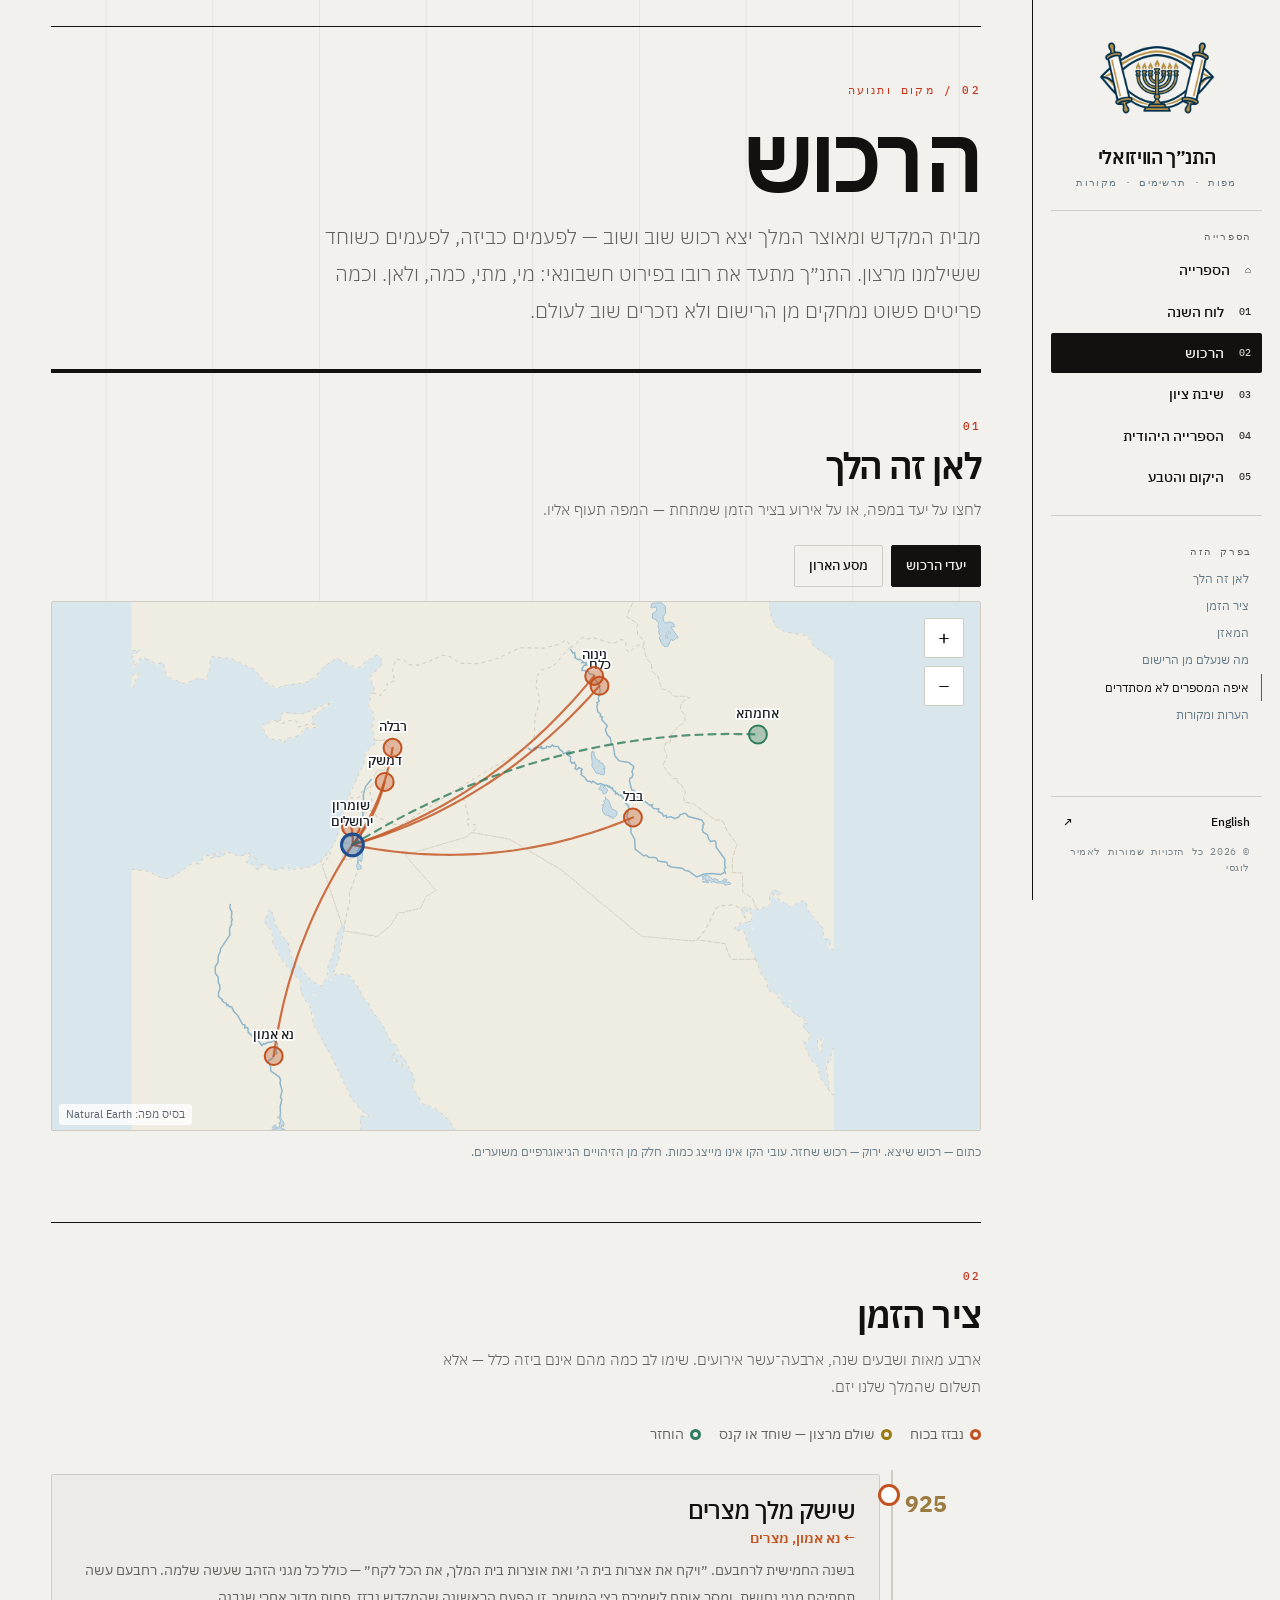
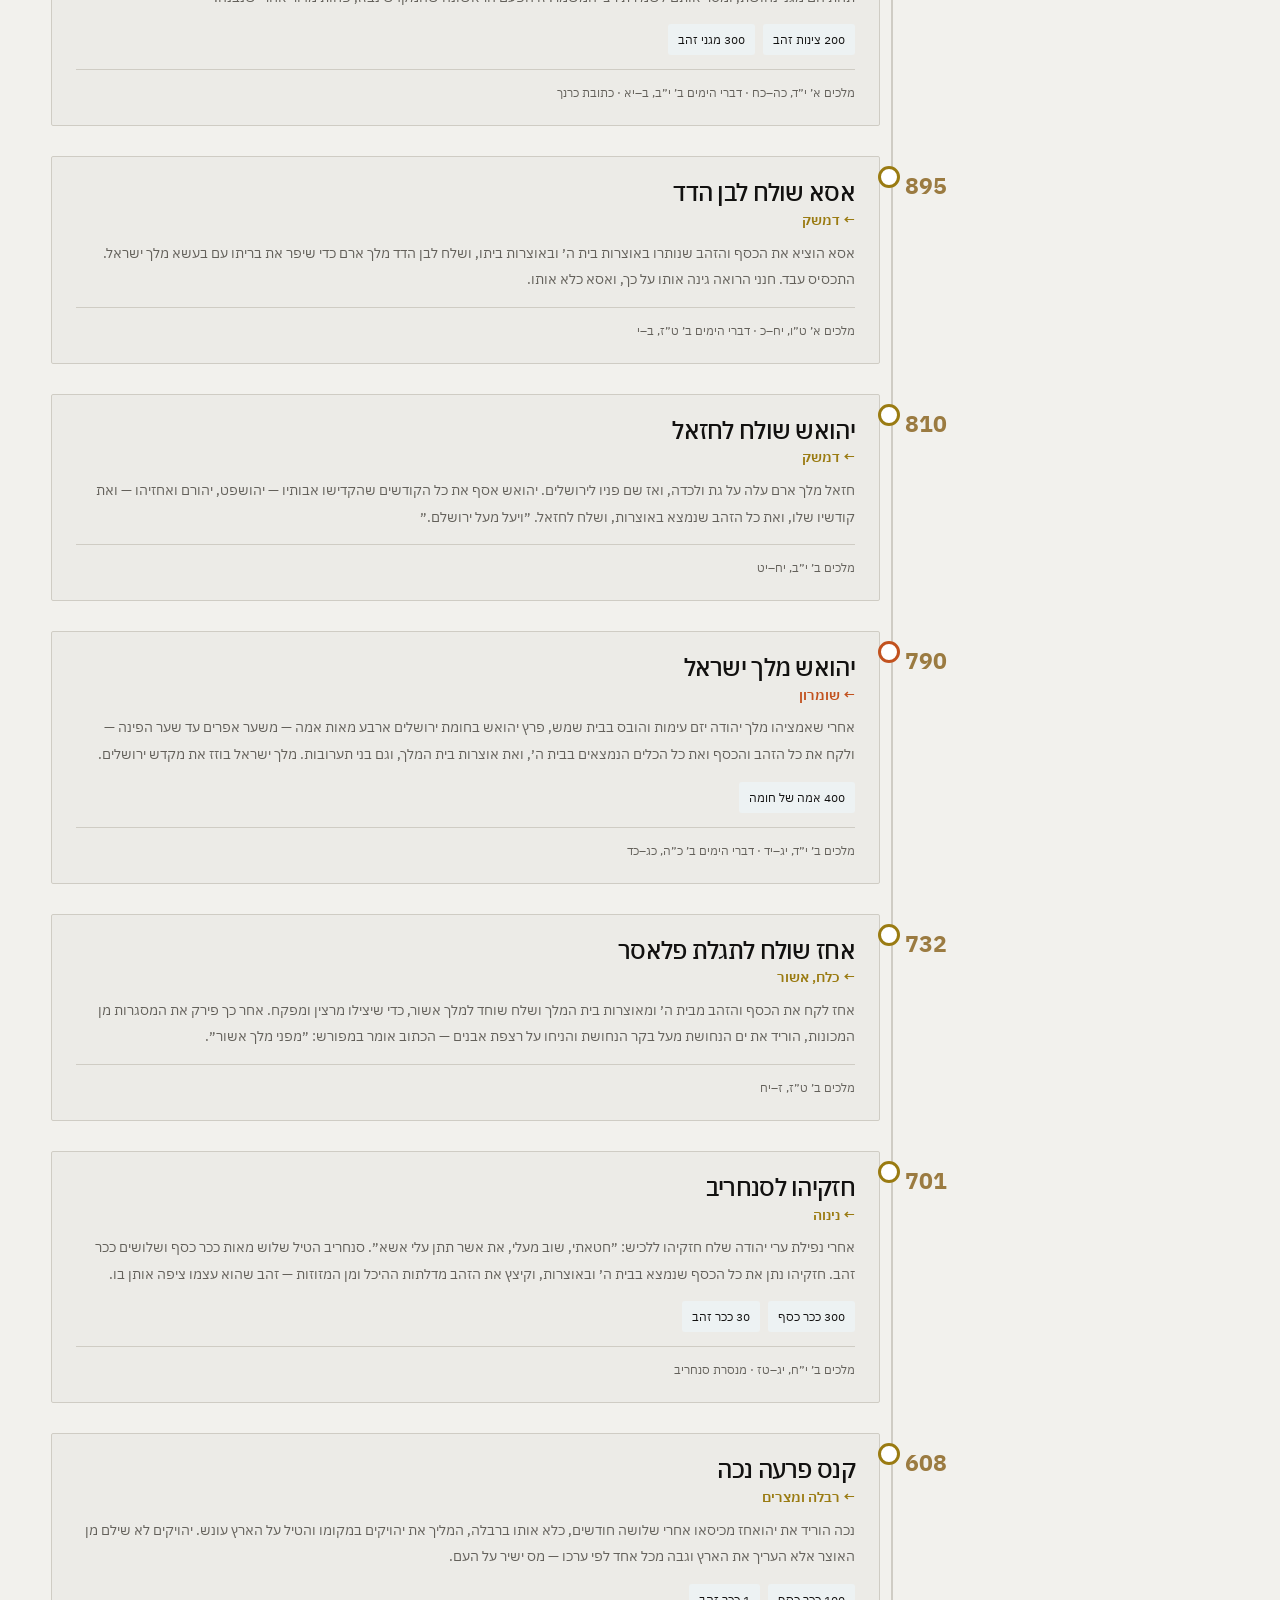
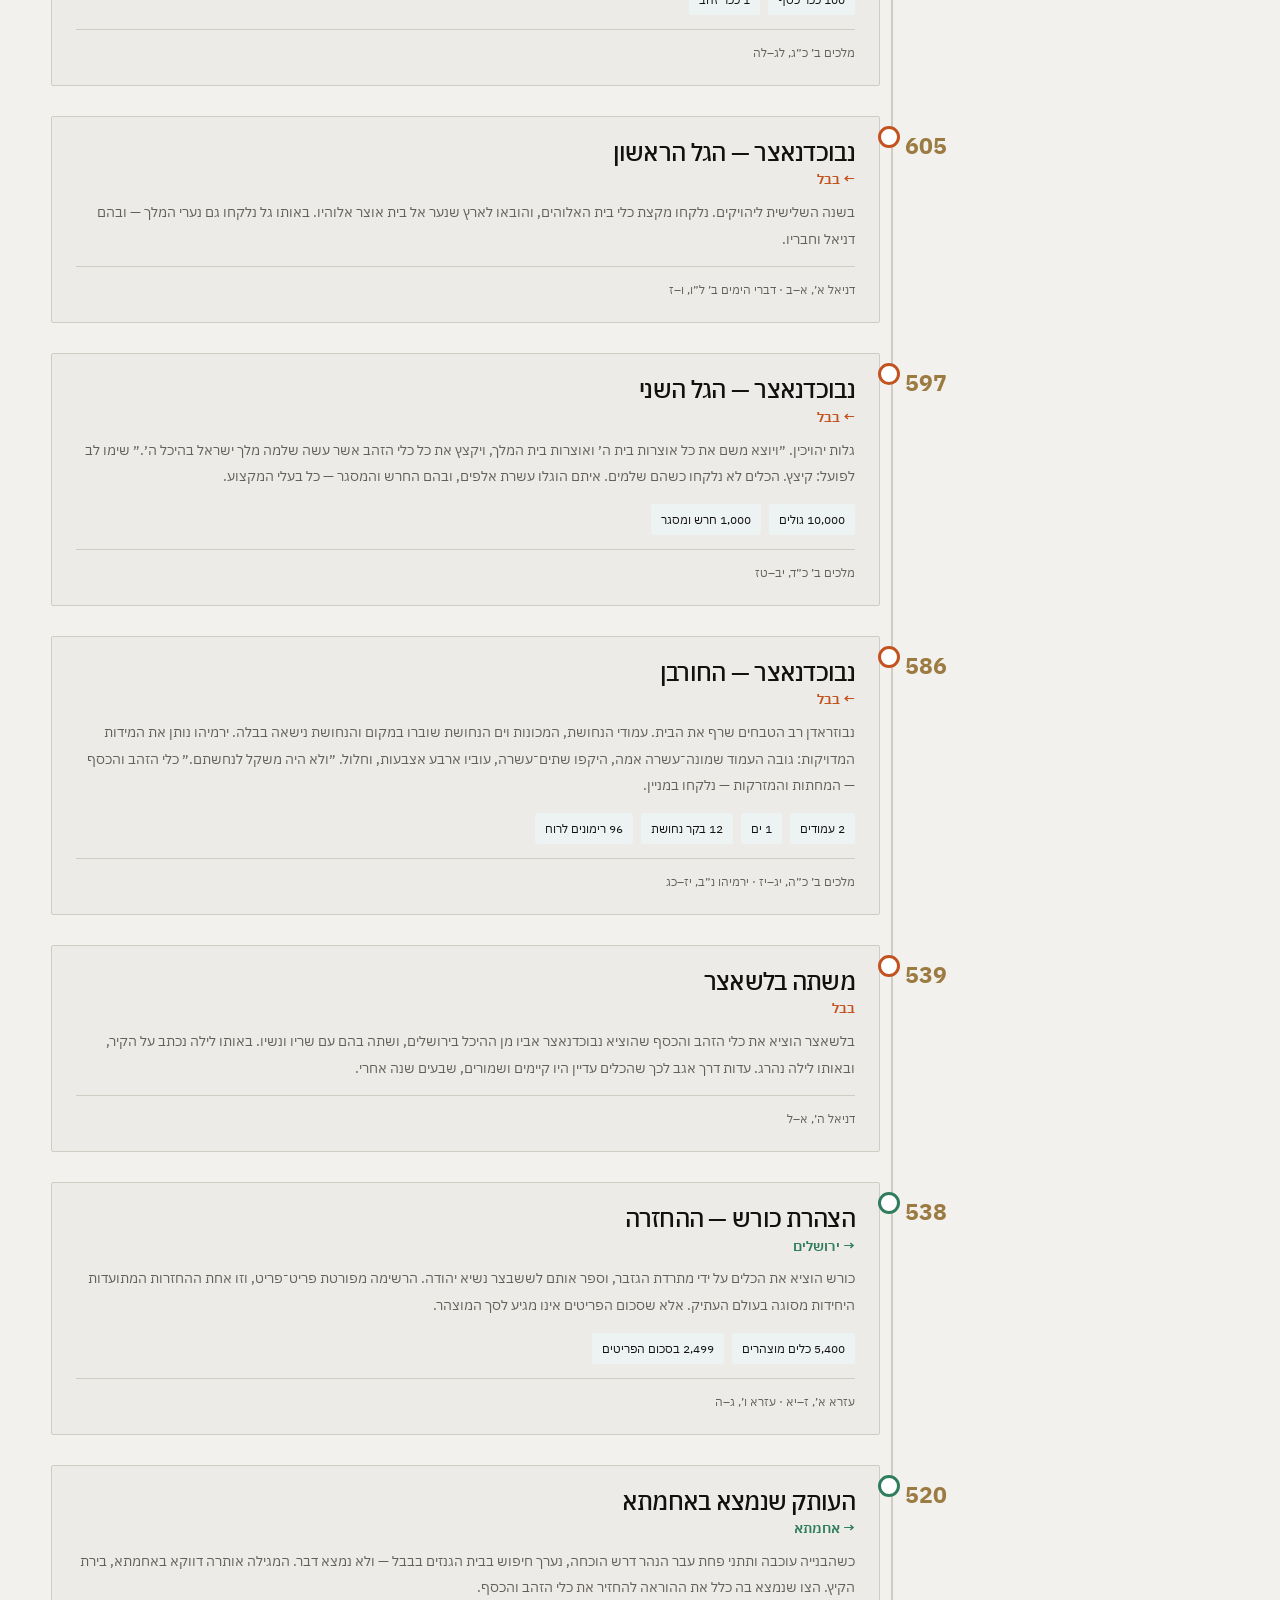
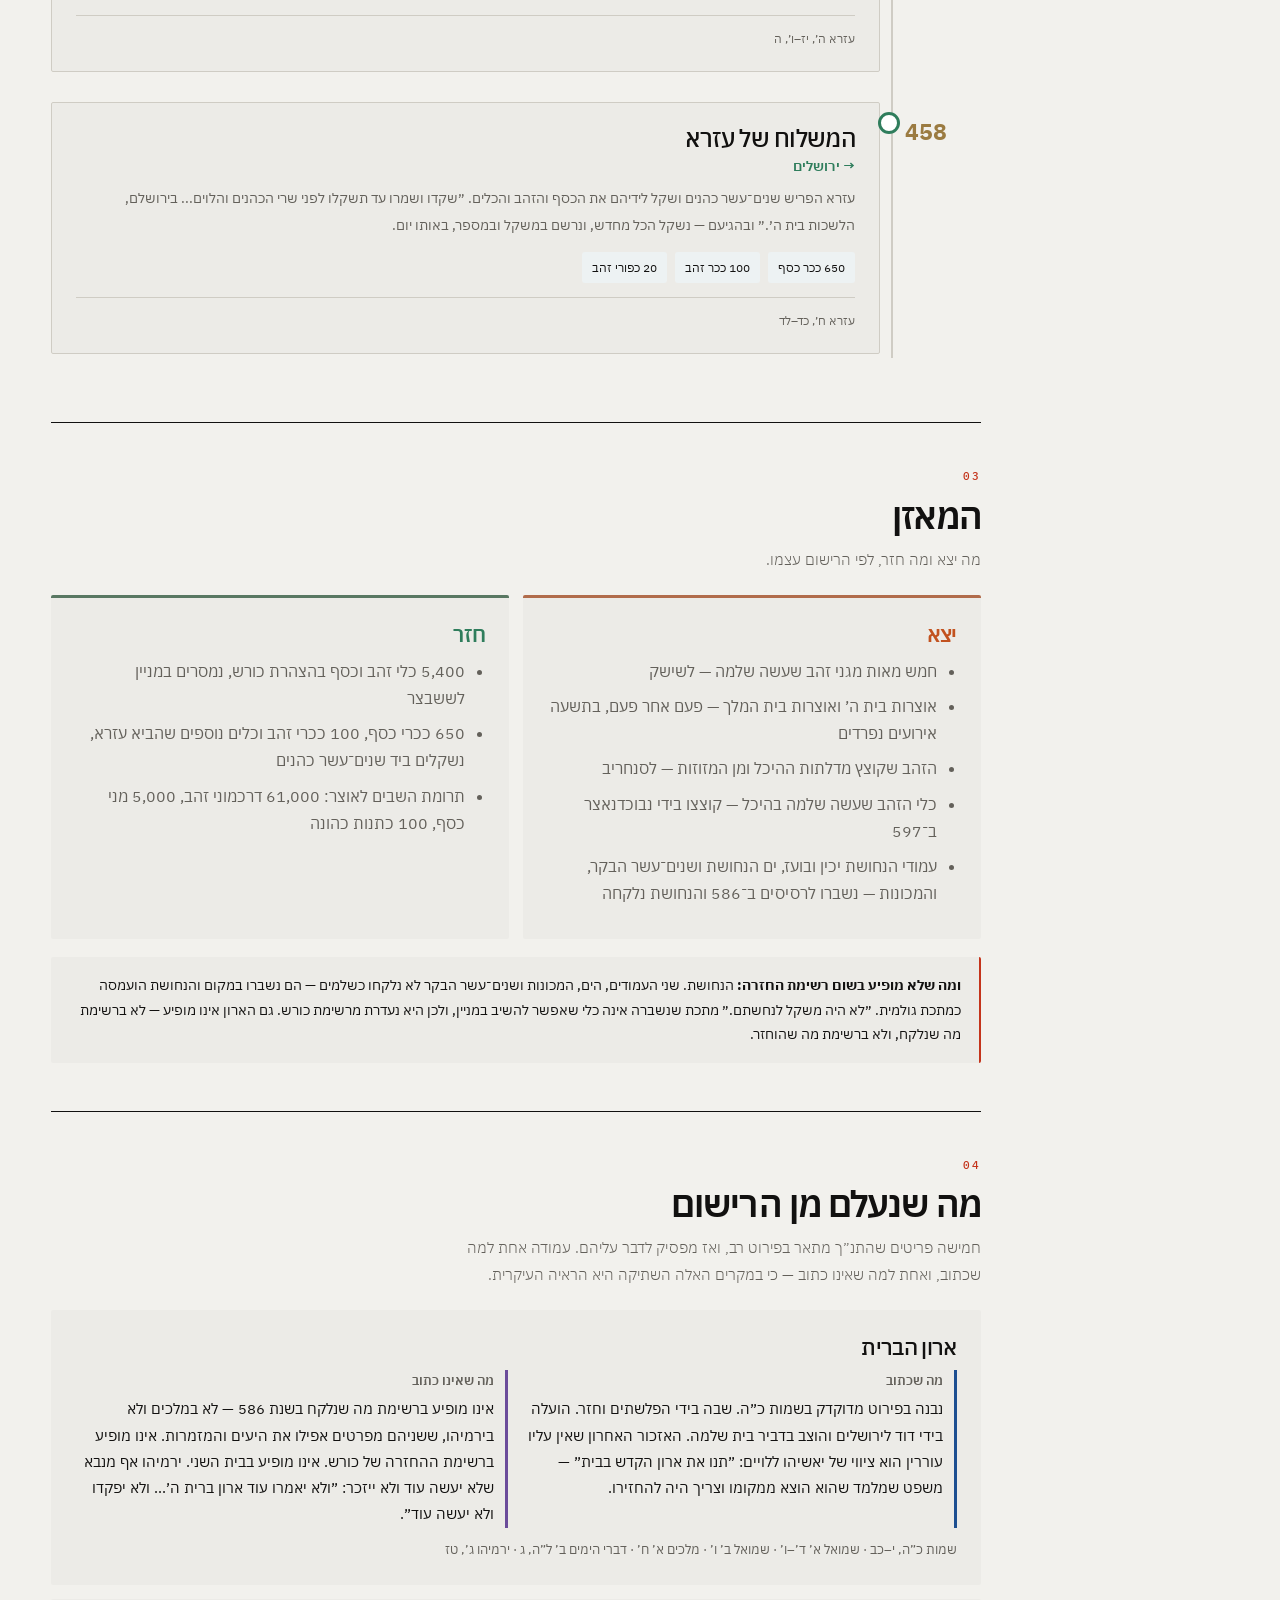
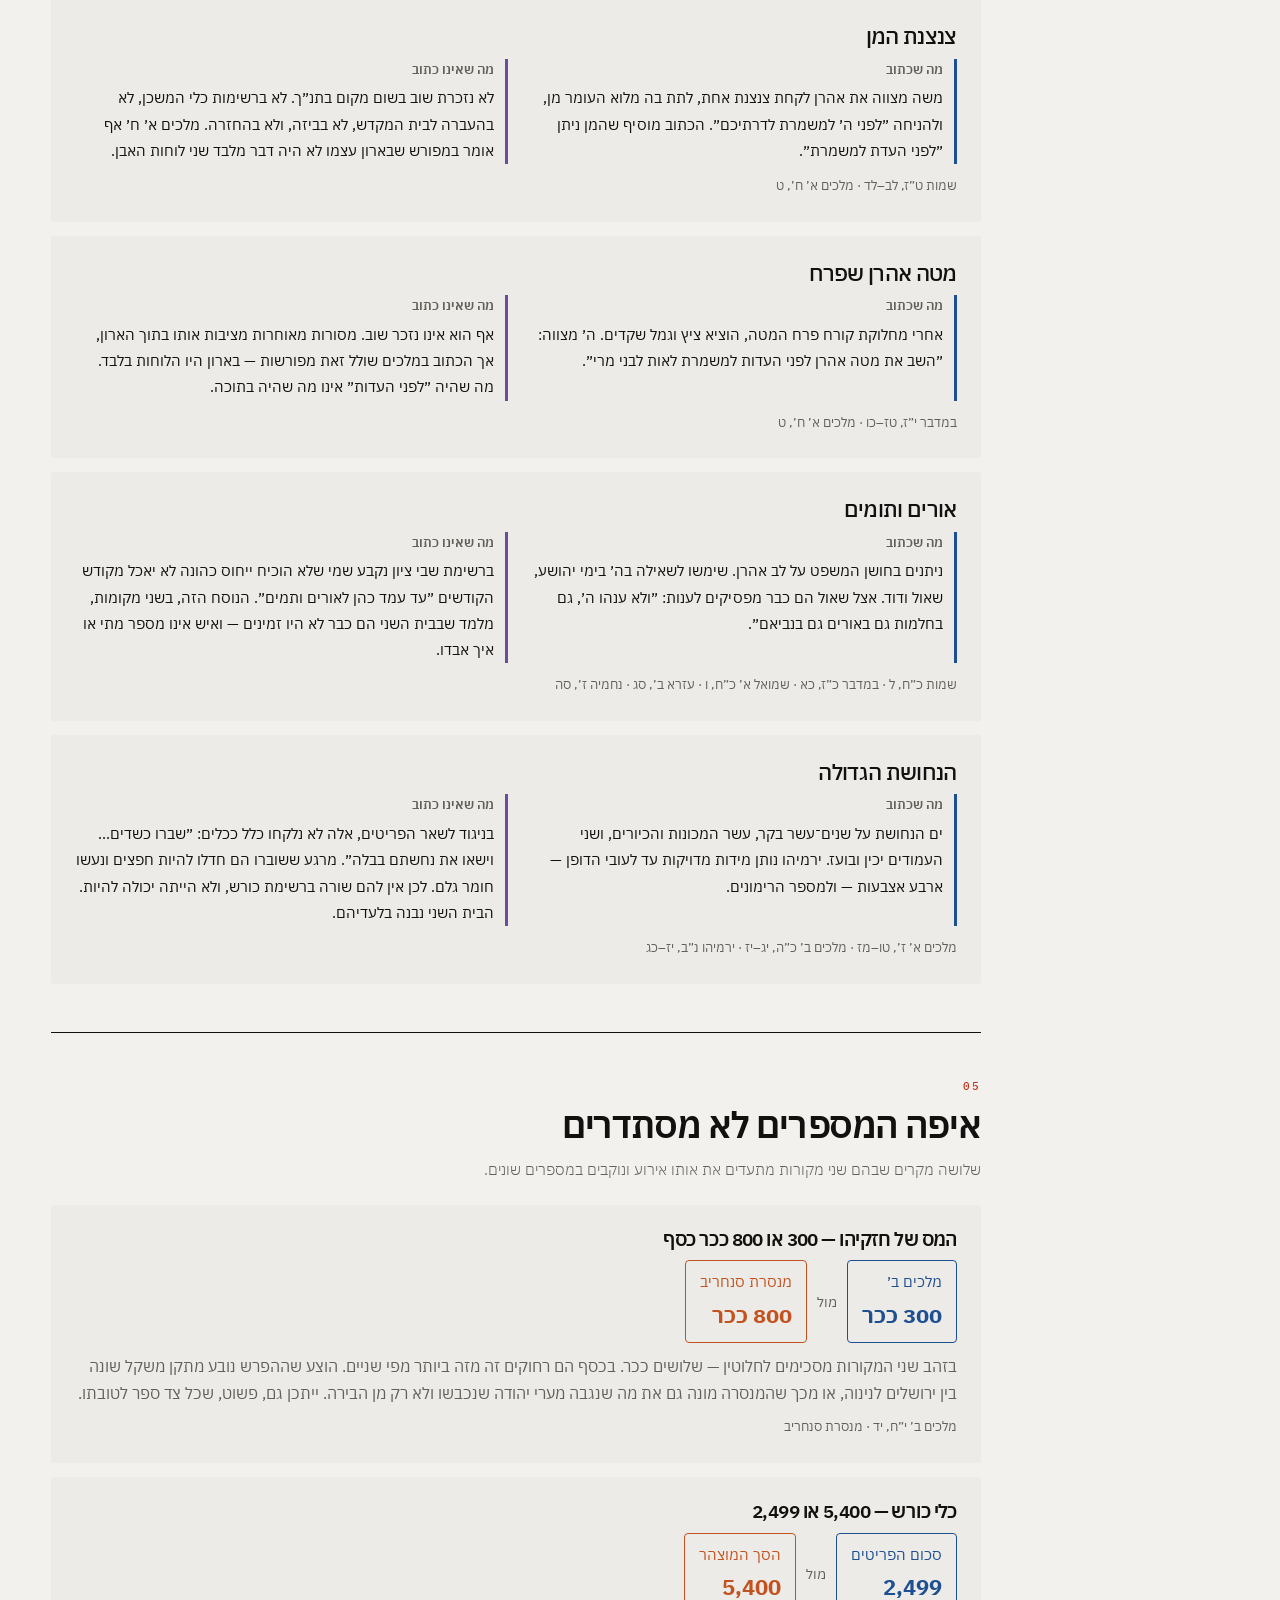
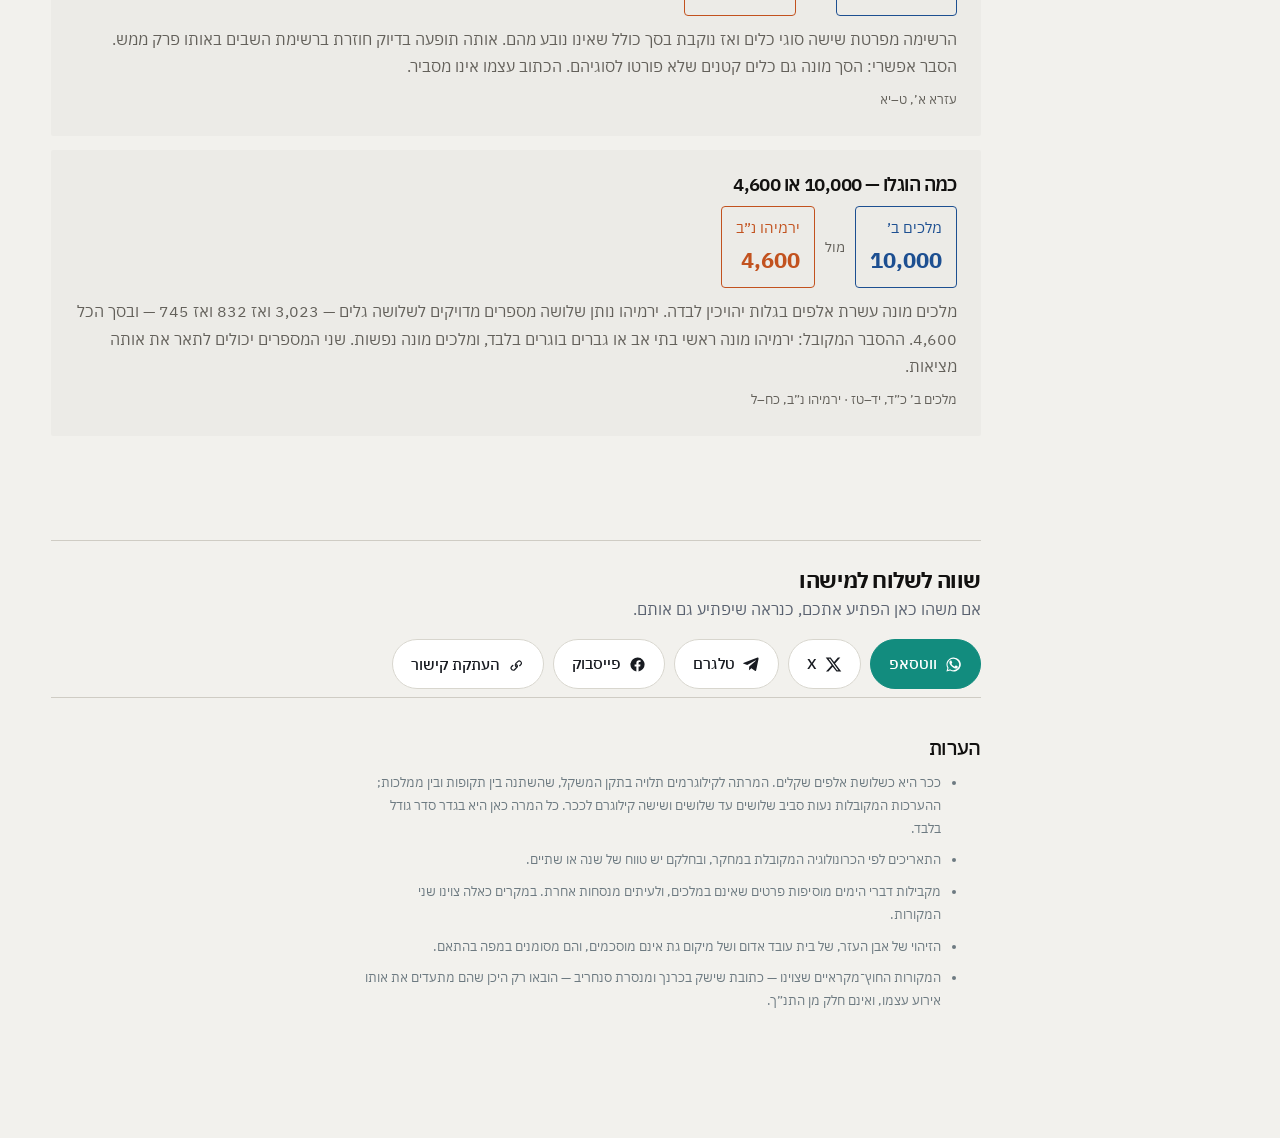
<file: site/he/treasures/index.html>
<!DOCTYPE html>

<html dir="rtl" lang="he">
<head>

<meta name="robots" content="index,follow,max-image-preview:large">
<link rel="canonical" href="https://lugasia.github.io/visual-tanakh/he/treasures/">
<link rel="alternate" hreflang="he" href="https://lugasia.github.io/visual-tanakh/he/treasures/">
<link rel="alternate" hreflang="en" href="https://lugasia.github.io/visual-tanakh/en/treasures/">
<link rel="alternate" hreflang="x-default" href="https://lugasia.github.io/visual-tanakh/he/treasures/">
<meta property="og:type" content="article">
<meta property="og:site_name" content="התנ״ך הוויזואלי">
<meta property="og:locale" content="he_IL">
<meta property="og:url" content="https://lugasia.github.io/visual-tanakh/he/treasures/">
<meta property="og:title" content="מי לקח את האוצר — וכמה פעמים שילמנו אותו מרצון">
<meta property="og:description" content="14 אירועים לאורך 470 שנה, משישק מלך מצרים ועד הצהרת כורש. מפה אינטראקטיבית וציר זמן.">
<meta property="og:image" content="https://lugasia.github.io/visual-tanakh/assets/og-treasures.png">
<meta property="og:image:width" content="1200">
<meta property="og:image:height" content="630">
<meta name="twitter:card" content="summary_large_image">
<meta name="twitter:title" content="מי לקח את האוצר — וכמה פעמים שילמנו אותו מרצון">
<meta name="twitter:description" content="14 אירועים, 470 שנה, שבעה יעדים. מפה וציר זמן אינטראקטיביים.">
<meta name="twitter:image" content="https://lugasia.github.io/visual-tanakh/assets/og-treasures.png">
<meta name="theme-color" content="#F2F1ED">

<meta charset="utf-8"/>
<meta content="width=device-width, initial-scale=1" name="viewport"/>
<title>הרכוש — מי לקח, לאן, ומה לא חזר</title>
<link href="https://fonts.googleapis.com" rel="preconnect"/>
<link crossorigin="" href="https://fonts.gstatic.com" rel="preconnect"/>
<link href="https://fonts.googleapis.com/css2?family=IBM+Plex+Sans+Hebrew:wght@200;300;400;500;600;700&family=IBM+Plex+Mono:wght@400;500;600&display=swap" rel="stylesheet"/>
<style>
:root{
  --bg:#F4F3EF;--card:#FFF;--ink:#181B21;--ink2:#5A6270;--rule:#D8D6CE;
  --out:#C2521F;--back:#2F7D5C;--pay:#9A7B12;--lost:#6B4C9A;--blue:#1D4F91;
}
*{box-sizing:border-box}
body{margin:0;background:var(--bg);color:var(--ink);font-family:'IBM Plex Sans Hebrew',system-ui,sans-serif;font-size:17px;line-height:1.65}
h1,h2,h3{font-family:'IBM Plex Sans Hebrew',system-ui,sans-serif;line-height:1.15;margin:0;font-weight:700}
p{margin:0 0 1em}
.wrap{max-width:1020px;margin:0 auto;padding:0 20px}
.num{font-variant-numeric:tabular-nums}
.mast{padding:56px 0 30px}
.mast h1{font-size:clamp(38px,7.5vw,70px);font-weight:900;letter-spacing:-.015em}
.mast .sub{font-size:clamp(17px,2.3vw,21px);color:var(--ink2);max-width:60ch;margin-top:12px}
section{padding:44px 0;border-top:1px solid var(--rule)}
section>h2{font-size:clamp(25px,4vw,35px);margin-bottom:8px}
section>.lede{color:var(--ink2);max-width:64ch;margin-bottom:24px}

.tab{font-family:'IBM Plex Sans Hebrew',system-ui,sans-serif;font-size:14.5px;background:#fff;border:1px solid var(--rule);border-radius:4px;padding:8px 15px;cursor:pointer;color:var(--ink)}
.tab[aria-pressed="true"]{background:var(--ink);color:#fff;border-color:var(--ink)}
.tab:focus-visible{outline:2px solid var(--pay);outline-offset:2px}
.tabs{display:flex;gap:8px;flex-wrap:wrap;margin-bottom:14px}

#map{height:500px;border:1px solid var(--rule);border-radius:6px;background:#C9DCE6;z-index:0}
.mapnote{font-size:14px;color:var(--ink2);margin-top:10px}
.leaflet-popup-content{font-family:'IBM Plex Sans Hebrew',system-ui,sans-serif;font-size:14.5px;direction:rtl;text-align:right;margin:12px 14px}
.leaflet-popup-content h4{font-family:'IBM Plex Sans Hebrew',system-ui,sans-serif;font-size:19px;margin:0 0 5px;font-weight:700}
.leaflet-popup-content .ref{color:#5A6270;font-size:12.5px;margin-top:7px}

/* timeline */
.tl{position:relative;padding-inline-start:0}
.tl::before{content:"";position:absolute;inset-inline-start:88px;top:6px;bottom:6px;width:2px;background:var(--rule)}
.ev{position:relative;display:grid;grid-template-columns:76px 1fr;gap:34px;margin-bottom:6px;cursor:pointer;border:0;background:transparent;text-align:start;font:inherit;color:inherit;width:100%;padding:10px 0}
.ev .yr{font-family:'IBM Plex Sans Hebrew',system-ui,sans-serif;font-size:20px;font-weight:700;text-align:end;padding-top:9px;color:var(--ink2)}
.ev::after{content:"";position:absolute;inset-inline-start:81px;top:20px;width:16px;height:16px;border-radius:50%;background:#fff;border:3px solid var(--rule)}
.ev.o::after{border-color:var(--out)}
.ev.b::after{border-color:var(--back)}
.ev.p::after{border-color:var(--pay)}
.ev .body{background:var(--card);border:1px solid var(--rule);border-radius:6px;padding:15px 17px}
.ev.sel .body{border-color:var(--ink);box-shadow:0 2px 14px rgba(0,0,0,.08)}
/* the timeline drives the plunder map only, so it goes quiet on the ark map */
.ev{transition:opacity .2s ease}
.ev:disabled{cursor:default}
.ev:disabled .body{background:#FAFAF7;border-style:dashed;color:var(--ink2)}
.ev:disabled .yr,.ev:disabled h3,.ev:disabled .to{opacity:.5}
.ev:disabled .qty span{opacity:.55}
.tl-note{margin:0 0 18px;padding:11px 14px;border-inline-start:3px solid var(--pay);background:#F7F3E7;font-size:14px;color:var(--ink2);border-radius:4px}
.tl-note button{font:inherit;color:var(--ink);background:none;border:0;padding:0;text-decoration:underline;cursor:pointer}
.ev.sel .yr{color:var(--ink)}
.ev h3{font-size:20px;margin-bottom:2px}
.ev .to{font-size:13.5px;font-weight:600;margin-bottom:7px}
.ev.o .to{color:var(--out)}.ev.b .to{color:var(--back)}.ev.p .to{color:var(--pay)}
.ev p{font-size:15.5px;color:var(--ink2);margin:0}
.ev .src{font-size:13px;color:var(--ink2);margin-top:8px;padding-top:8px;border-top:1px solid var(--rule)}
.ev .qty{display:flex;gap:16px;flex-wrap:wrap;margin-top:9px}
.ev .qty span{font-size:14px;background:#F2F1EC;border-radius:3px;padding:3px 9px;font-variant-numeric:tabular-nums}
.legend{display:flex;gap:18px;flex-wrap:wrap;font-size:14px;color:var(--ink2);margin-bottom:18px}
.legend i{display:inline-block;width:11px;height:11px;border-radius:50%;border:3px solid;margin-inline-end:6px;vertical-align:-1px}

/* balance */
.bal{display:grid;grid-template-columns:1fr 1fr;gap:1px;background:var(--rule);border:1px solid var(--rule);border-radius:6px;overflow:hidden}
.bal>div{background:var(--card);padding:20px}
.bal h3{font-size:21px;margin-bottom:12px}
.bal ul{margin:0;padding-inline-start:20px;font-size:15.5px;color:var(--ink2)}
.bal li{margin-bottom:8px}
.bal .out h3{color:var(--out)}
.bal .back h3{color:var(--back)}
.never{margin-top:18px;background:#F3EFF8;border-inline-start:4px solid var(--lost);border-radius:4px;padding:16px 18px;font-size:16px}

/* lost items */
.lost{display:grid;gap:1px;background:var(--rule);border:1px solid var(--rule);border-radius:6px;overflow:hidden}
.lost>div{background:var(--card);padding:18px}
.lost h3{font-size:21px;margin-bottom:8px}
.lost .two{display:grid;grid-template-columns:1fr 1fr;gap:16px;margin-top:10px}
.lost .two>div{font-size:15px}
.lost .lb{font-size:13px;font-weight:600;color:var(--ink2);margin-bottom:4px}
.lost .said{border-inline-start:3px solid var(--blue);padding-inline-start:11px}
.lost .unsaid{border-inline-start:3px solid var(--lost);padding-inline-start:11px}
.lost .src{font-size:13px;color:var(--ink2);margin-top:11px}

/* gaps */
.gaps{display:grid;gap:1px;background:var(--rule);border:1px solid var(--rule);border-radius:6px;overflow:hidden}
.gaps>div{background:var(--card);padding:18px}
.gaps h3{font-size:19px;margin-bottom:8px}
.gaps p{font-size:15.5px;color:var(--ink2);margin:0}
.vs{display:flex;gap:10px;align-items:center;margin:10px 0;flex-wrap:wrap}
.vs .box{border:1px solid var(--rule);border-radius:4px;padding:8px 14px;font-variant-numeric:tabular-nums;font-size:15px}
.vs .box b{display:block;font-family:'IBM Plex Sans Hebrew',system-ui,sans-serif;font-size:22px}
.vs .box.a{border-color:var(--blue);color:var(--blue)}
.vs .box.b{border-color:var(--out);color:var(--out)}
.vs .mid{color:var(--ink2);font-size:14px}
.gaps .src{font-size:13px;color:var(--ink2);margin-top:9px}

.mapwrap{position:relative;overflow:hidden;background:#C9DCE6}
.msvg{display:block;width:100%;height:100%;touch-action:pan-y;cursor:grab;-webkit-user-select:none;user-select:none}
.msvg:active{cursor:grabbing}
.mlab{font-family:'IBM Plex Sans Hebrew',system-ui,sans-serif,-apple-system,"Arial Hebrew",Arial,sans-serif;font-size:13.5px;font-weight:500;fill:#181B21}
.mzoom{position:absolute;top:10px;inset-inline-start:10px;display:flex;flex-direction:column;gap:5px;z-index:2}
.mzoom button{width:36px;height:36px;border:1px solid #C9C4B6;background:#fff;border-radius:5px;font-size:20px;line-height:1;cursor:pointer;color:#181B21;font-family:inherit}
.mzoom button:active{background:#EDEBE4}
.mattr{position:absolute;bottom:5px;inset-inline-end:7px;font-size:11px;color:#5A6270;background:rgba(255,255,255,.8);padding:1px 7px;border-radius:3px;z-index:2}
.mpop{position:absolute;z-index:3;background:#fff;border:1px solid #C9C4B6;border-radius:7px;box-shadow:0 5px 22px rgba(0,0,0,.18);padding:15px 17px 14px;max-width:270px;font-size:14.5px;line-height:1.6}
.mpop h4{font-family:'IBM Plex Sans Hebrew',system-ui,sans-serif;font-size:18px;margin:0 0 5px;font-weight:700}
.mpop .mx{position:absolute;top:3px;inset-inline-start:7px;border:0;background:transparent;font-size:20px;cursor:pointer;color:#5A6270;line-height:1;padding:2px 4px;font-family:inherit}
.mpop .ref{color:#5A6270;font-size:12.5px;margin-top:7px}
.mpop .pn{display:flex;gap:14px;margin:6px 0;font-variant-numeric:tabular-nums}
.maphint{font-size:13px;color:#5A6270;margin-top:8px}

footer{padding:40px 0 64px;border-top:1px solid var(--rule);font-size:15px;color:var(--ink2)}
footer h3{font-size:20px;color:var(--ink);margin-bottom:12px}
footer li{margin-bottom:9px;max-width:72ch}
@media(max-width:660px){
  body{font-size:16px}
  #map{height:400px}
  .tl::before{inset-inline-start:56px}
  .ev{grid-template-columns:48px 1fr;gap:26px}
  .ev .yr{font-size:16px}
  .ev::after{inset-inline-start:49px;width:14px;height:14px;top:18px}
  .bal,.lost .two{grid-template-columns:1fr}
}
</style>
<style>.atlas-nav{display:flex;flex-wrap:wrap;gap:12px 24px;padding:16px max(20px,calc((100% - 1020px)/2));border-bottom:1px solid #D8D6CE;font:14px 'IBM Plex Sans Hebrew',system-ui,sans-serif;background:#F4F3EF}.atlas-nav a{color:#181B21;text-decoration:none}.atlas-nav a:first-child{font-weight:700;margin-inline-end:auto}.atlas-nav a:hover{text-decoration:underline}.atlas-draft{padding:8px 20px;background:#eee8db;color:#514831;text-align:center;font:13px 'IBM Plex Sans Hebrew',system-ui,sans-serif}</style><link href="../../assets/atlas.css" rel="stylesheet"/><link href="../../assets/logo-96.png" rel="icon" type="image/png"/><script defer="" src="../../assets/atlas.js"></script><link href="../../assets/share.css" rel="stylesheet"/>
</head>
<body class="chapter-page chapter-treasures"><a class="skip-link" href="#main-content">דלגו לתוכן</a><div class="mobile-bar"><a href="../../"><img alt="" height="44" src="../../assets/logo-96.png" width="44"/><span>התנ״ך הוויזואלי</span></a><button aria-controls="atlas-sidebar" aria-expanded="false" aria-label="פתיחת ניווט" id="menu-toggle"><span></span><span></span><span></span></button></div><div hidden="" id="nav-backdrop"></div><aside aria-label="ניווט ראשי" class="atlas-sidebar" id="atlas-sidebar"><div class="sidebar-top"><a class="atlas-brand" href="../../"><img alt="" height="130" src="../../assets/logo-320.png" width="150"/><strong>התנ״ך הוויזואלי</strong><span>מפות · תרשימים · מקורות</span></a><button aria-label="סגירת ניווט" class="nav-close" id="nav-close">×</button></div><nav aria-label="פרקי הספרייה" class="library-nav"><p class="nav-caption">הספרייה</p><a class="side-link" href="../../"><span class="side-index">⌂</span><span>הספרייה</span></a><a class="side-link" href="../../he/calendar/"><span class="side-index">01</span><span>לוח השנה</span></a><a aria-current="page" class="side-link" href="../../he/treasures/"><span class="side-index">02</span><span>הרכוש</span></a><a class="side-link" href="../../he/return/"><span class="side-index">03</span><span>שיבת ציון</span></a><a class="side-link" href="../../he/library/"><span class="side-index">04</span><span>הספרייה היהודית</span></a><a class="side-link" href="../../he/nature/"><span class="side-index">05</span><span>היקום והטבע</span></a></nav><nav aria-label="תוכן העניינים" class="chapter-toc"><p class="nav-caption">בפרק הזה</p><a class="toc-link" href="#section-1">לאן זה הלך</a><a class="toc-link" href="#section-2">ציר הזמן</a><a class="toc-link" href="#section-3">המאזן</a><a class="toc-link" href="#section-4">מה שנעלם מן הרישום</a><a class="toc-link" href="#section-5">איפה המספרים לא מסתדרים</a><a class="toc-link" href="#chapter-notes">הערות ומקורות</a></nav><div class="sidebar-bottom"><a class="language-link" href="../../en/treasures/" lang="en">English<span aria-hidden="true">↗</span></a><p class="copyright">© 2026 כל הזכויות שמורות לאמיר לוגסי</p></div></aside>
<main class="wrap atlas-main" id="main-content">
<header class="mast"><p class="chapter-eyebrow">02 / מקום ותנועה</p>
<h1>הרכוש</h1>
<p class="sub">מבית המקדש ומאוצר המלך יצא רכוש שוב ושוב — לפעמים כביזה, לפעמים כשוחד ששילמנו מרצון. התנ״ך מתעד את רובו בפירוט חשבונאי: מי, מתי, כמה, ולאן. וכמה פריטים פשוט נמחקים מן הרישום ולא נזכרים שוב לעולם.</p>
</header>
<section data-section="01" id="section-1">
<h2>לאן זה הלך</h2>
<p class="lede">לחצו על יעד במפה, או על אירוע בציר הזמן שמתחת — המפה תעוף אליו.</p>
<div class="tabs">
<button aria-pressed="true" class="tab" id="tPlunder">יעדי הרכוש</button>
<button aria-pressed="false" class="tab" id="tArk">מסע הארון</button>
</div>
<div id="map"></div>
<p class="mapnote" id="mapnote">כתום — רכוש שיצא. ירוק — רכוש שחזר. עובי הקו אינו מייצג כמות. חלק מן הזיהויים הגיאוגרפיים משוערים.</p>
</section>
<section data-section="02" id="section-2">
<h2>ציר הזמן</h2>
<p class="lede">ארבע מאות ושבעים שנה, ארבעה־עשר אירועים. שימו לב כמה מהם אינם ביזה כלל — אלא תשלום שהמלך שלנו יזם.</p>
<div class="legend">
<span><i style="border-color:#C2521F"></i>נבזז בכוח</span>
<span><i style="border-color:#9A7B12"></i>שולם מרצון — שוחד או קנס</span>
<span><i style="border-color:#2F7D5C"></i>הוחזר</span>
</div>
<p class="tl-note" id="tlNote" hidden>ציר הזמן מסמן את האירועים על מפת <b>יעדי הרכוש</b>. <button type="button" id="tlBack">חזרה אליה</button> כדי לבחור אירוע.</p>
<div class="tl" id="tl"></div>
</section>
<section data-section="03" id="section-3">
<h2>המאזן</h2>
<p class="lede">מה יצא ומה חזר, לפי הרישום עצמו.</p>
<div class="bal">
<div class="out">
<h3>יצא</h3>
<ul>
<li>חמש מאות מגני זהב שעשה שלמה — לשישק</li>
<li>אוצרות בית ה׳ ואוצרות בית המלך — פעם אחר פעם, בתשעה אירועים נפרדים</li>
<li>הזהב שקוצץ מדלתות ההיכל ומן המזוזות — לסנחריב</li>
<li>כלי הזהב שעשה שלמה בהיכל — קוצצו בידי נבוכדנאצר ב־597</li>
<li>עמודי הנחושת יכין ובועז, ים הנחושת ושנים־עשר הבקר, והמכונות — נשברו לרסיסים ב־586 והנחושת נלקחה</li>
</ul>
</div>
<div class="back">
<h3>חזר</h3>
<ul>
<li>5,400 כלי זהב וכסף בהצהרת כורש, נמסרים במניין לששבצר</li>
<li>650 ככרי כסף, 100 ככרי זהב וכלים נוספים שהביא עזרא, נשקלים ביד שנים־עשר כהנים</li>
<li>תרומת השבים לאוצר: 61,000 דרכמוני זהב, 5,000 מני כסף, 100 כתנות כהונה</li>
</ul>
</div>
</div>
<div class="never">
<b>ומה שלא מופיע בשום רשימת החזרה:</b> הנחושת. שני העמודים, הים, המכונות ושנים־עשר הבקר לא נלקחו כשלמים — הם נשברו במקום והנחושת הועמסה כמתכת גולמית. ״לא היה משקל לנחשתם.״ מתכת שנשברה אינה כלי שאפשר להשיב במניין, ולכן היא נעדרת מרשימת כורש. גם הארון אינו מופיע — לא ברשימת מה שנלקח, ולא ברשימת מה שהוחזר.
  </div>
</section>
<section data-section="04" id="section-4">
<h2>מה שנעלם מן הרישום</h2>
<p class="lede">חמישה פריטים שהתנ״ך מתאר בפירוט רב, ואז מפסיק לדבר עליהם. עמודה אחת למה שכתוב, ואחת למה שאינו כתוב — כי במקרים האלה השתיקה היא הראיה העיקרית.</p>
<div class="lost" id="lostbox"></div>
</section>
<section data-section="05" id="section-5">
<h2>איפה המספרים לא מסתדרים</h2>
<p class="lede">שלושה מקרים שבהם שני מקורות מתעדים את אותו אירוע ונוקבים במספרים שונים.</p>
<div class="gaps" id="gapbox"></div>
</section>
<div class="share-block" data-hook="בית המקדש נבזז 14 פעמים. בחצי מהן שילמנו מרצון."></div>

<footer id="chapter-notes">
<h3>הערות</h3>
<ul>
<li>ככר היא כשלושת אלפים שקלים. המרתה לקילוגרמים תלויה בתקן המשקל, שהשתנה בין תקופות ובין ממלכות; ההערכות המקובלות נעות סביב שלושים עד שלושים ושישה קילוגרם לככר. כל המרה כאן היא בגדר סדר גודל בלבד.</li>
<li>התאריכים לפי הכרונולוגיה המקובלת במחקר, ובחלקם יש טווח של שנה או שתיים.</li>
<li>מקבילות דברי הימים מוסיפות פרטים שאינם במלכים, ולעיתים מנסחות אחרת. במקרים כאלה צוינו שני המקורות.</li>
<li>הזיהוי של אבן העזר, של בית עובד אדום ושל מיקום גת אינם מוסכמים, והם מסומנים במפה בהתאם.</li>
<li>המקורות החוץ־מקראיים שצוינו — כתובת שישק בכרנך ומנסרת סנחריב — הובאו רק היכן שהם מתעדים את אותו אירוע עצמו, ואינם חלק מן התנ״ך.</li>
</ul>
</footer>
</main>
<script>
const JLM=[31.7780,35.2354];
let mode="plunder";   /* the map starts on the plunder view; keep the flag in step with it */
const dests={
 egypt:{n:"נא אמון",ll:[25.718,32.657],t:"בירת שישק. רשימת הערים שכבש בארץ ישראל חקוקה עד היום על שער בית המקדש בכרנך — עדות חוץ־מקראית לאותה מסע."},
 damascus:{n:"דמשק",ll:[33.513,36.292],t:"בירת ארם. הגיע אליה רכוש מבית ה׳ פעמיים — שתי הפעמים כתשלום יזום של מלך יהודה, לא כביזה."},
 samaria:{n:"שומרון",ll:[32.281,35.190],t:"בירת ממלכת ישראל. הפעם היחידה שבה בית המקדש נבזז בידי מלך ישראלי."},
 calah:{n:"כלח",ll:[36.098,43.328],t:"בירת תגלת פלאסר השלישי. אליה נשלח השוחד של אחז."},
 nineveh:{n:"נינוה",ll:[36.359,43.153],t:"בירת סנחריב. מנסרת החֵימוֹת שנמצאה בה מתעדת את המס של חזקיהו — במספרים שונים משל התנ״ך."},
 babylon:{n:"בבל",ll:[32.536,44.421],t:"היעד של שלושת גלי נבוכדנאצר. הכלים הופקדו בבית אוצר אלוהיו, ושהו שם כשבעים שנה. בלשאצר הוציא אותם למשתה — ובאותו לילה נפלה העיר."},
 ribla:{n:"רבלה",ll:[34.44,36.55],t:"מפקדת פרעה נכה בארץ חמת. שם כלא את יהואחז וקנס את הארץ."},
 ecbatana:{n:"אחמתא",ll:[34.799,48.515],t:"בירת הקיץ של מלכי פרס. שם נמצא במגילה גנוזה עותק צו כורש, אחרי שהבנייה בירושלים עוכבה ונדרשה הוכחה."}
};
const events=[
 {y:"925 לפנה״ס",k:"o",h:"שישק מלך מצרים",to:"← נא אמון, מצרים",d:"egypt",
  p:"בשנה החמישית לרחבעם. ״ויקח את אצרות בית ה׳ ואת אוצרות בית המלך, את הכל לקח״ — כולל כל מגני הזהב שעשה שלמה. רחבעם עשה תחתיהם מגני נחושת, ומסר אותם לשמירת רצי המשמר. זו הפעם הראשונה שהמקדש נבזז, פחות מדור אחרי שנבנה.",
  q:["200 צינות זהב","300 מגני זהב"],s:"מלכים א׳ י״ד, כה–כח · דברי הימים ב׳ י״ב, ב–יא · כתובת כרנך"},
 {y:"895 לפנה״ס",k:"p",h:"אסא שולח לבן הדד",to:"← דמשק",d:"damascus",
  p:"אסא הוציא את הכסף והזהב שנותרו באוצרות בית ה׳ ובאוצרות ביתו, ושלח לבן הדד מלך ארם כדי שיפר את בריתו עם בעשא מלך ישראל. התכסיס עבד. חנני הרואה גינה אותו על כך, ואסא כלא אותו.",
  q:[],s:"מלכים א׳ ט״ו, יח–כ · דברי הימים ב׳ ט״ז, ב–י"},
 {y:"810 לפנה״ס",k:"p",h:"יהואש שולח לחזאל",to:"← דמשק",d:"damascus",
  p:"חזאל מלך ארם עלה על גת ולכדה, ואז שם פניו לירושלים. יהואש אסף את כל הקודשים שהקדישו אבותיו — יהושפט, יהורם ואחזיהו — ואת קודשיו שלו, ואת כל הזהב שנמצא באוצרות, ושלח לחזאל. ״ויעל מעל ירושלם.״",
  q:[],s:"מלכים ב׳ י״ב, יח–יט"},
 {y:"790 לפנה״ס",k:"o",h:"יהואש מלך ישראל",to:"← שומרון",d:"samaria",
  p:"אחרי שאמציהו מלך יהודה יזם עימות והובס בבית שמש, פרץ יהואש בחומת ירושלים ארבע מאות אמה — משער אפרים עד שער הפינה — ולקח את כל הזהב והכסף ואת כל הכלים הנמצאים בבית ה׳, ואת אוצרות בית המלך, וגם בני תערובות. מלך ישראל בוזז את מקדש ירושלים.",
  q:["400 אמה של חומה"],s:"מלכים ב׳ י״ד, יג–יד · דברי הימים ב׳ כ״ה, כג–כד"},
 {y:"732 לפנה״ס",k:"p",h:"אחז שולח לתגלת פלאסר",to:"← כלח, אשור",d:"calah",
  p:"אחז לקח את הכסף והזהב מבית ה׳ ומאוצרות בית המלך ושלח שוחד למלך אשור, כדי שיצילו מרצין ומפקח. אחר כך פירק את המסגרות מן המכונות, הוריד את ים הנחושת מעל בקר הנחושת והניחו על רצפת אבנים — הכתוב אומר במפורש: ״מפני מלך אשור״.",
  q:[],s:"מלכים ב׳ ט״ז, ז–יח"},
 {y:"701 לפנה״ס",k:"p",h:"חזקיהו לסנחריב",to:"← נינוה",d:"nineveh",
  p:"אחרי נפילת ערי יהודה שלח חזקיהו ללכיש: ״חטאתי, שוב מעלי, את אשר תתן עלי אשא״. סנחריב הטיל שלוש מאות ככר כסף ושלושים ככר זהב. חזקיהו נתן את כל הכסף שנמצא בבית ה׳ ובאוצרות, וקיצץ את הזהב מדלתות ההיכל ומן המזוזות — זהב שהוא עצמו ציפה אותן בו.",
  q:["300 ככר כסף","30 ככר זהב"],s:"מלכים ב׳ י״ח, יג–טז · מנסרת סנחריב"},
 {y:"608 לפנה״ס",k:"p",h:"קנס פרעה נכה",to:"← רבלה ומצרים",d:"ribla",
  p:"נכה הוריד את יהואחז מכיסאו אחרי שלושה חודשים, כלא אותו ברבלה, המליך את יהויקים במקומו והטיל על הארץ עונש. יהויקים לא שילם מן האוצר אלא העריך את הארץ וגבה מכל אחד לפי ערכו — מס ישיר על העם.",
  q:["100 ככר כסף","1 ככר זהב"],s:"מלכים ב׳ כ״ג, לג–לה"},
 {y:"605 לפנה״ס",k:"o",h:"נבוכדנאצר — הגל הראשון",to:"← בבל",d:"babylon",
  p:"בשנה השלישית ליהויקים. נלקחו מקצת כלי בית האלוהים, והובאו לארץ שנער אל בית אוצר אלוהיו. באותו גל נלקחו גם נערי המלך — ובהם דניאל וחבריו.",
  q:[],s:"דניאל א׳, א–ב · דברי הימים ב׳ ל״ו, ו–ז"},
 {y:"597 לפנה״ס",k:"o",h:"נבוכדנאצר — הגל השני",to:"← בבל",d:"babylon",
  p:"גלות יהויכין. ״ויוצא משם את כל אוצרות בית ה׳ ואוצרות בית המלך, ויקצץ את כל כלי הזהב אשר עשה שלמה מלך ישראל בהיכל ה׳.״ שימו לב לפועל: קיצץ. הכלים לא נלקחו כשהם שלמים. איתם הוגלו עשרת אלפים, ובהם החרש והמסגר — כל בעלי המקצוע.",
  q:["10,000 גולים","1,000 חרש ומסגר"],s:"מלכים ב׳ כ״ד, יב–טז"},
 {y:"586 לפנה״ס",k:"o",h:"נבוכדנאצר — החורבן",to:"← בבל",d:"babylon",
  p:"נבוזראדן רב הטבחים שרף את הבית. עמודי הנחושת, המכונות וים הנחושת שוברו במקום והנחושת נישאה בבלה. ירמיהו נותן את המידות המדויקות: גובה העמוד שמונה־עשרה אמה, היקפו שתים־עשרה, עוביו ארבע אצבעות, וחלול. ״ולא היה משקל לנחשתם.״ כלי הזהב והכסף — המחתות והמזרקות — נלקחו במניין.",
  q:["2 עמודים","1 ים","12 בקר נחושת","96 רימונים לרוח"],s:"מלכים ב׳ כ״ה, יג–יז · ירמיהו נ״ב, יז–כג"},
 {y:"539 לפנה״ס",k:"o",h:"משתה בלשאצר",to:"בבל",d:"babylon",
  p:"בלשאצר הוציא את כלי הזהב והכסף שהוציא נבוכדנאצר אביו מן ההיכל בירושלים, ושתה בהם עם שריו ונשיו. באותו לילה נכתב על הקיר, ובאותו לילה נהרג. עדות דרך אגב לכך שהכלים עדיין היו קיימים ושמורים, שבעים שנה אחרי.",
  q:[],s:"דניאל ה׳, א–ל"},
 {y:"538 לפנה״ס",k:"b",h:"הצהרת כורש — ההחזרה",to:"→ ירושלים",d:"jlm",
  p:"כורש הוציא את הכלים על ידי מתרדת הגזבר, וספר אותם לששבצר נשיא יהודה. הרשימה מפורטת פריט־פריט, וזו אחת ההחזרות המתועדות היחידות מסוגה בעולם העתיק. אלא שסכום הפריטים אינו מגיע לסך המוצהר.",
  q:["5,400 כלים מוצהרים","2,499 בסכום הפריטים"],s:"עזרא א׳, ז–יא · עזרא ו׳, ג–ה"},
 {y:"520 לפנה״ס",k:"b",h:"העותק שנמצא באחמתא",to:"→ אחמתא",d:"ecbatana",
  p:"כשהבנייה עוכבה ותתני פחת עבר הנהר דרש הוכחה, נערך חיפוש בבית הגנזים בבבל — ולא נמצא דבר. המגילה אותרה דווקא באחמתא, בירת הקיץ. הצו שנמצא בה כלל את ההוראה להחזיר את כלי הזהב והכסף.",
  q:[],s:"עזרא ה׳, יז–ו׳, ה"},
 {y:"458 לפנה״ס",k:"b",h:"המשלוח של עזרא",to:"→ ירושלים",d:"jlm",
  p:"עזרא הפריש שנים־עשר כהנים ושקל לידיהם את הכסף והזהב והכלים. ״שקדו ושמרו עד תשקלו לפני שרי הכהנים והלוים... בירושלם, הלשכות בית ה׳.״ ובהגיעם — נשקל הכל מחדש, ונרשם במשקל ובמספר, באותו יום.",
  q:["650 ככר כסף","100 ככר זהב","20 כפורי זהב"],s:"עזרא ח׳, כד–לד"}
];

/* ---------- timeline ---------- */
document.getElementById("tl").innerHTML=events.map((e,i)=>`
 <button class="ev ${e.k}" data-i="${i}" data-d="${e.d}">
   <div class="yr">${e.y.replace(" לפנה״ס","")}</div>
   <div class="body">
     <h3>${e.h}</h3>
     <div class="to">${e.to}</div>
     <p>${e.p}</p>
     ${e.q.length?`<div class="qty">${e.q.map(q=>`<span>${q}</span>`).join("")}</div>`:""}
     <div class="src">${e.s}</div>
   </div>
 </button>`).join("");

const GEO={rl:{"type":"FeatureCollection","features":[{"type":"Feature","properties":{"n":""},"geometry":{"type":"MultiPolygon","coordinates":[[[[28.0,31.093118847038628],[28.31837,31.059801],[28.424327,31.083441],[28.812022,30.956773],[28.835704,30.910793],[29.028087,30.827053],[29.218923,30.838039],[29.60377,31.01203],[30.069591,31.333482],[30.0949,31.28559],[30.172618,31.27143],[30.140147,31.23725],[30.165212,31.216783],[30.22047,31.220201],[30.268809,31.265286],[30.288748,31.237942],[30.287608,31.278225],[30.179454,31.278266],[30.312836,31.350572],[30.348399,31.421332],[30.343923,31.497992],[30.364594,31.46011],[30.398611,31.443345],[30.362153,31.508734],[30.456391,31.462714],[30.535818,31.463853],[30.973888,31.586737],[30.542654,31.402411],[30.62672,31.388658],[30.675059,31.421576],[30.734386,31.388129],[30.798513,31.446479],[30.892426,31.419094],[30.939708,31.457017],[30.980724,31.43651],[31.029145,31.5185],[31.119151,31.493109],[31.111095,31.53974],[30.978038,31.584296],[31.097423,31.607896],[31.556814,31.443345],[31.87436,31.53559],[31.912934,31.534898],[31.944835,31.520941],[32.024913,31.400051],[32.199555,31.295071],[31.994965,31.394965],[31.968272,31.43651],[31.9935,31.437812],[31.889496,31.53205],[31.844737,31.497992],[31.878917,31.429145],[31.841645,31.464504],[31.824229,31.443345],[31.878917,31.416083],[31.830414,31.408637],[31.827891,31.368354],[31.858409,31.35399],[31.797211,31.359524],[31.766938,31.284654],[31.885753,31.223619],[31.906261,31.251614],[31.892589,31.216783],[31.926443,31.186998],[31.986583,31.230292],[32.03712,31.216783],[32.016124,31.128079],[32.050141,31.14175],[32.070079,31.10692],[32.043956,31.086493],[32.106456,31.053371],[32.132091,31.065985],[32.097992,31.093329],[32.146332,31.079657],[32.183849,31.124945],[32.234141,31.104885],[32.283458,31.136542],[32.262462,31.169623],[32.289806,31.169623],[32.28297,31.265286],[32.207042,31.295071],[32.331391,31.27143],[32.509532,31.10692],[32.601573,31.060981],[32.761974,31.081204],[32.927257,31.155422],[32.83961,31.101223],[32.666515,31.052314],[32.731293,31.038764],[32.893077,31.100775],[32.917247,31.082831],[32.927094,31.111802],[33.009939,31.056301],[33.064301,31.134914],[33.030284,31.100775],[32.954438,31.10692],[33.109386,31.196438],[33.157725,31.117865],[33.118988,31.10692],[33.133311,31.045559],[33.221446,31.059801],[33.194835,31.073432],[33.262462,31.100775],[33.303966,31.079657],[33.317638,31.100775],[33.277192,31.10692],[33.386485,31.114407],[33.406423,31.155422],[33.64796,31.117255],[34.047048,31.229193],[34.222667,31.326646],[34.47877,31.578274],[34.711925,31.951606],[34.837657,32.280707],[34.955577,32.834377],[35.02768,32.826606],[35.067068,32.866848],[35.09962,33.101264],[35.204763,33.224799],[35.188324,33.280015],[35.271007,33.457506],[35.349132,33.513861],[35.477306,33.8039],[35.47047,33.902086],[35.572032,33.90998],[35.64088,33.999416],[35.627208,34.201117],[35.665212,34.311347],[35.806163,34.414984],[35.805431,34.464911],[35.903331,34.477973],[35.98878,34.55272],[35.866873,34.924221],[35.900564,35.021918],[35.887869,35.109198],[35.962413,35.197943],[35.915294,35.287909],[35.918956,35.41767],[35.81837,35.508938],[35.770518,35.504218],[35.778087,35.541164],[35.723399,35.575914],[35.778494,35.612738],[35.771169,35.667792],[35.840343,35.747463],[35.798595,35.849677],[35.87086,35.851793],[35.975434,36.0185],[35.788748,36.320258],[36.044932,36.537665],[36.189138,36.60399],[36.216156,36.657782],[36.188975,36.801744],[36.09547,36.897121],[36.020274,36.926337],[35.805431,36.775092],[35.684093,36.764635],[35.613536,36.719875],[35.6067,36.740383],[35.579438,36.685126],[35.648123,36.733222],[35.709158,36.719875],[35.622569,36.680732],[35.608653,36.646877],[35.695567,36.706204],[35.623546,36.602525],[35.55714,36.58747],[35.490001,36.613918],[35.531016,36.582709],[35.445486,36.59634],[35.346039,36.541083],[34.98227,36.720771],[34.900401,36.719875],[34.907888,36.740383],[34.770763,36.816067],[34.692882,36.81387],[34.554698,36.767646],[34.276215,36.586982],[34.177745,36.473375],[34.077322,36.413886],[34.077891,36.328843],[33.999766,36.302924],[33.958995,36.213568],[33.930919,36.290473],[33.871104,36.314887],[33.799083,36.230658],[33.705251,36.181708],[33.688243,36.13703],[33.647227,36.192572],[33.552257,36.127509],[33.458263,36.158149],[33.156912,36.13703],[33.087738,36.082831],[32.940929,36.103502],[32.803722,36.027167],[32.670665,36.046698],[32.365489,36.177965],[32.018809,36.546536],[31.816742,36.589504],[31.378591,36.767646],[31.340831,36.80858],[30.77589,36.849555],[30.686534,36.891181],[30.569835,36.781317],[30.569835,36.528022],[30.47462,36.401597],[30.519867,36.341864],[30.398611,36.205959],[30.384288,36.274237],[30.233735,36.308905],[30.158539,36.298651],[30.110606,36.240058],[30.048188,36.258775],[29.830089,36.185452],[29.779552,36.13935],[29.719249,36.162665],[29.672374,36.123358],[29.623871,36.177965],[29.6421,36.186957],[29.583507,36.185452],[29.623871,36.199123],[29.602224,36.207017],[29.420421,36.230618],[29.411632,36.267401],[29.34962,36.232611],[29.096365,36.390937],[29.130382,36.411363],[29.096365,36.473456],[29.124278,36.493313],[29.114919,36.55268],[29.014415,36.547919],[29.041759,36.624254],[29.116873,36.634223],[29.096365,36.665229],[28.938975,36.751288],[28.849946,36.665229],[28.870372,36.63052],[28.884044,36.671454],[28.901703,36.658271],[28.86964,36.606635],[28.828868,36.602525],[28.84254,36.637885],[28.746349,36.697699],[28.623383,36.699368],[28.610362,36.816067],[28.486827,36.801744],[28.451996,36.883612],[28.37672,36.854438],[28.424815,36.829088],[28.396007,36.789496],[28.314952,36.816067],[28.278168,36.796454],[28.314952,36.829088],[28.257172,36.846177],[28.248871,36.766832],[28.295095,36.719875],[28.233572,36.719875],[28.111501,36.604193],[28.0,36.56129621538702],[28.0,36.602525],[28.08961,36.64411],[28.048025,36.637885],[28.057953,36.676663],[28.0,36.6788393794648],[28.000173,36.706204],[28.100597,36.709621],[28.116873,36.733547],[28.084158,36.75373],[28.110037,36.775092],[28.130544,36.753974],[28.1067,36.802965],[28.0,36.758418726020366],[28.0,36.79695208002201],[28.027517,36.781317],[28.055431,36.80858],[28.007009,36.829088],[28.007009,36.857001],[28.055431,36.870673],[28.027517,36.92593],[28.120128,36.93769],[28.165294,36.911607],[28.157237,36.945787],[28.185232,36.93891],[28.212413,37.000434],[28.3296,37.030463],[28.304698,37.050849],[28.110037,37.014106],[28.0,37.03341233673047],[28.0,39.0],[48.94587330636555,39.0],[48.898692,38.893052],[48.831798,38.871161],[48.863129,38.756659],[48.865896,38.316881],[48.944509,37.903388],[49.065196,37.67886],[49.205577,37.581692],[49.441742,37.494859],[49.826182,37.453559],[49.933767,37.474433],[50.195649,37.38935],[50.322276,37.153266],[50.478852,37.03498],[51.0,36.77033927763221],[51.0,28.805066283426942],[50.87615,28.832017],[50.804861,28.93358],[50.802582,28.985826],[50.842784,28.990668],[50.888682,28.941392],[50.928966,29.00967],[50.886567,29.104071],[50.850841,29.105455],[50.840343,29.140611],[50.643809,29.143459],[50.635753,29.207709],[50.667491,29.25727],[50.682628,29.243069],[50.689464,29.290839],[50.661469,29.318793],[50.655284,29.449123],[50.456065,29.634101],[50.396983,29.654731],[50.243826,29.866848],[50.144867,29.938056],[50.127696,30.120673],[50.073416,30.195746],[49.914561,30.203925],[49.600759,30.030097],[49.532237,30.022935],[49.479828,30.156073],[49.245128,30.15648],[49.221202,30.264553],[49.161388,30.223782],[48.921153,30.380764],[49.062022,30.408108],[49.202891,30.346625],[49.263845,30.449652],[49.228282,30.454413],[49.211192,30.506334],[49.168224,30.476996],[49.166759,30.508775],[49.110118,30.517971],[48.952973,30.50019],[48.945649,30.479722],[49.037283,30.432522],[48.934825,30.418647],[48.862315,30.345608],[48.941661,30.165107],[48.928559,30.060004],[48.897227,30.029446],[48.643321,30.055406],[48.651378,29.975002],[48.537446,29.969875],[48.559255,29.946601],[48.520518,29.9289],[48.411876,29.938422],[48.119151,30.044989],[47.969005,30.004055],[47.951671,30.088324],[47.934825,30.107082],[47.995616,29.827704],[48.078868,29.743964],[48.176758,29.541916],[47.965531,29.576298],[47.704717,29.363633],[47.837304,29.387505],[47.816434,29.337556],[47.857903,29.323029],[47.98574,29.393761],[48.025238,29.354885],[48.100266,29.349954],[48.095376,29.257746],[48.158458,29.017279],[48.225922,28.91828],[48.27947,28.894436],[48.276866,28.839586],[48.328787,28.759955],[48.393565,28.743394],[48.351817,28.64053],[48.386729,28.653998],[48.405284,28.569892],[48.498546,28.492906],[48.507823,28.415717],[48.468761,28.387112],[48.535492,28.40762],[48.522227,28.318834],[48.618419,28.217271],[48.600841,28.147773],[48.65211,28.046088],[48.792003,28.007025],[48.743663,27.96133],[48.88266,27.826728],[48.874522,27.769924],[48.839203,27.728583],[48.857595,27.803534],[48.805024,27.756496],[48.812511,27.828599],[48.778819,27.71955],[48.81129,27.742825],[48.815278,27.687567],[48.839203,27.708075],[48.858084,27.662828],[48.880138,27.687567],[48.873302,27.612494],[48.831798,27.612494],[48.870779,27.605618],[48.900645,27.632961],[48.891124,27.588121],[48.914317,27.571519],[48.915294,27.608629],[48.968516,27.620347],[49.05893,27.538153],[49.239757,27.545111],[49.312755,27.448635],[49.284923,27.475328],[49.119802,27.441148],[49.207042,27.395168],[49.240245,27.427191],[49.263845,27.413886],[49.223399,27.331285],[49.312755,27.344957],[49.322602,27.205715],[49.345225,27.182807],[49.37086,27.218736],[49.412364,27.204006],[49.374848,27.149075],[49.407074,27.132717],[49.435069,27.166815],[49.431895,27.142768],[49.524425,27.132717],[49.489106,27.17475],[49.572113,27.194159],[49.570079,27.104071],[49.699474,26.958238],[49.871837,26.862494],[49.972992,26.842353],[50.158458,26.664862],[50.161876,26.639228],[50.023692,26.69953],[50.006358,26.747626],[49.988455,26.724433],[50.03061,26.494615],[50.19158,26.403551],[50.216563,26.32392],[50.21225,26.191311],[50.154552,26.166246],[50.141368,26.035956],[50.0324,26.201077],[49.975841,26.139594],[50.010427,26.07689],[49.990001,26.001776],[50.021007,26.004462],[50.024099,26.035956],[50.101329,25.989488],[50.118337,25.867865],[50.247244,25.679429],[50.257498,25.631903],[50.226736,25.687161],[50.144705,25.733344],[50.148692,25.699856],[50.196056,25.687161],[50.347992,25.482123],[50.374278,25.461168],[50.381358,25.512885],[50.471528,25.437201],[50.562185,25.054836],[50.606293,25.042711],[50.72641,24.881659],[50.771332,24.726955],[50.85963,24.7956],[50.757823,25.186225],[50.750987,25.494696],[50.797093,25.529896],[50.847179,25.467353],[50.832856,25.578518],[50.785004,25.60456],[50.850597,25.652981],[50.888682,25.529486],[50.90919,25.597724],[50.955903,25.604682],[50.97755,25.646145],[50.903168,25.640123],[50.887543,25.680894],[50.901703,25.789537],[50.972992,25.797512],[50.951182,25.85928],[50.984223,25.98135],[51.0,25.967027],[51.0,21.0],[39.25952780464072,21.0],[39.237804,21.062893],[39.174327,21.108873],[39.170177,21.191474],[39.08074,21.315009],[39.171072,21.40412],[39.158946,21.507799],[39.142751,21.54092],[39.119802,21.516913],[39.092296,21.576565],[39.077403,21.691555],[39.10906,21.747789],[39.066742,21.725246],[38.949598,21.921916],[38.931254,22.006073],[38.959144,22.034443],[39.005693,22.002005],[39.040375,22.235785],[39.142751,22.403225],[39.114919,22.418606],[39.070256,22.365828],[39.081517,22.546792],[38.985688,22.72427],[39.013031,22.766791],[38.945486,22.831204],[38.970876,22.746894],[38.902599,22.843166],[38.851175,22.943275],[38.912852,22.861965],[38.964692,22.870429],[38.893891,22.965155],[38.799571,22.998684],[38.779063,23.041164],[38.79835,23.149604],[38.777619,23.139292],[38.691713,23.27296],[38.600175,23.568249],[38.559906,23.562486],[38.59547,23.52147],[38.540064,23.543245],[38.437022,23.802069],[38.079135,24.070388],[37.935321,24.139007],[37.983072,24.165664],[37.93953,24.161441],[37.94795,24.207047],[37.912577,24.191538],[37.918133,24.149593],[37.865634,24.149888],[37.676091,24.291236],[37.625987,24.28144],[37.628394,24.24804],[37.52272,24.267732],[37.429403,24.367307],[37.417958,24.400966],[37.454954,24.406871],[37.456669,24.441249],[37.228526,24.737698],[37.227061,24.799547],[37.178722,24.799384],[37.148611,24.85102],[37.256602,24.871243],[37.279959,24.964097],[37.242198,25.175279],[37.105317,25.32217],[37.077403,25.431057],[36.93629,25.646145],[36.817393,25.757961],[36.792247,25.720608],[36.702322,25.779975],[36.66212,25.879096],[36.705821,25.943752],[36.696056,26.022284],[36.512706,26.110989],[36.30893,26.498236],[36.229828,26.625556],[36.097667,26.753974],[36.031993,26.906806],[35.911876,26.999579],[35.803071,27.142076],[35.784028,27.2355],[35.559581,27.455634],[35.500255,27.61933],[35.322765,27.876288],[35.163585,28.009345],[35.226899,28.033149],[35.216319,28.054389],[35.051931,28.119574],[34.846446,28.071194],[34.866222,28.112779],[34.836762,28.116278],[34.804861,28.071194],[34.819102,28.112779],[34.770763,28.092922],[34.709239,28.140082],[34.647146,28.099107],[34.668305,28.071194],[34.613048,28.030219],[34.606212,28.096015],[34.574392,28.094062],[34.627126,28.176663],[34.657725,28.170559],[34.674571,28.277248],[34.803775,28.527133],[34.77847,28.6645],[34.838552,28.828559],[34.85255,29.045071],[34.909353,29.230658],[34.942068,29.250474],[34.996837,29.533881],[34.955577,29.558987],[34.736583,29.311265],[34.729015,29.19892],[34.674571,29.106513],[34.68572,28.988674],[34.64031,28.948798],[34.624522,28.735989],[34.406912,28.30801],[34.455333,28.174872],[34.434906,27.975572],[34.331309,27.91413],[34.259125,27.801703],[34.214122,27.79149],[34.257335,27.769517],[34.249848,27.728583],[34.189789,27.78677],[34.054454,27.814521],[33.763357,28.023993],[33.564708,28.297105],[33.43393,28.3664],[33.256196,28.544135],[33.26295,28.577053],[33.237641,28.566107],[33.256196,28.551581],[33.228689,28.569403],[33.194835,28.675116],[33.228282,28.763861],[33.174571,28.836982],[33.177908,28.989569],[32.88559,29.243069],[32.817393,29.359768],[32.817231,29.414049],[32.734711,29.483832],[32.715017,29.455959],[32.724132,29.539537],[32.680837,29.599921],[32.690684,29.733629],[32.604503,29.824164],[32.625336,29.874254],[32.571544,29.9289],[32.57781,30.01142],[32.571544,29.942572],[32.513438,29.961575],[32.476899,29.932196],[32.472911,29.881985],[32.509532,29.866848],[32.392833,29.734361],[32.337657,29.592475],[32.591482,29.349514],[32.658946,29.110785],[32.625499,28.972724],[32.749197,28.804836],[32.806895,28.778144],[32.868907,28.578925],[33.00294,28.489488],[33.24936,28.14289],[33.338145,28.085435],[33.343598,28.050605],[33.441742,28.016547],[33.554373,27.89647],[33.592052,27.791246],[33.488943,27.845893],[33.473481,27.823188],[33.522716,27.751899],[33.557872,27.759914],[33.536794,27.708075],[33.592052,27.646633],[33.557872,27.681383],[33.496349,27.646633],[33.564708,27.571519],[33.557872,27.53677],[33.632986,27.495836],[33.691661,27.341864],[33.83839,27.24258],[33.836762,27.120754],[33.996104,26.896552],[33.996104,26.837877],[33.948253,26.831],[33.941417,26.65351],[34.014008,26.61164],[34.338715,26.001776],[34.54656,25.725043],[34.681895,25.428697],[34.989757,24.905015],[35.002208,24.815619],[35.063487,24.764106],[35.16027,24.574618],[35.144556,24.500206],[35.391856,24.282782],[35.493828,24.1089],[35.5039,24.140538],[35.588372,24.075837],[35.605261,24.018817],[35.738571,23.983317],[35.792535,23.902291],[35.750356,23.932423],[35.68452,23.910916],[35.598533,23.929413],[35.513927,23.977118],[35.483871,23.917787],[35.474768,23.797915],[35.510148,23.756379],[35.489431,23.497016],[35.547537,23.393988],[35.57468,23.212565],[35.654642,23.07375],[35.675059,22.96662],[35.763682,22.870429],[35.723399,22.931871],[35.755707,22.922309],[35.847547,22.762989],[35.969493,22.697984],[36.226085,22.635443],[36.290538,22.568183],[36.313416,22.491613],[36.4281,22.426045],[36.439823,22.356443],[36.562839,22.296677],[36.713715,22.169135],[36.782237,22.164455],[36.895383,22.066133],[36.880626,21.980699],[36.840099,21.966132],[36.873546,21.936103],[36.887869,21.650133],[37.113617,21.278062],[37.305431,21.074449],[37.303966,21.020901],[37.233897,21.02025],[37.189301,21.097235],[37.27003,21.062567],[37.218923,21.14175],[37.15919,21.148017],[37.159516,21.206448],[37.12143,21.22427],[37.098399,21.180894],[37.117849,21.086127],[37.086436,21.040595],[37.120344043109384,21.0],[28.0,21.0],[28.0,31.093118847038628]]],[[[49.163960450908206,39.0],[49.079275,38.963324],[49.05440527007571,39.0],[49.163960450908206,39.0]]],[[[32.978526,31.081692],[32.983084,31.089911],[32.989268,31.073432],[32.978526,31.081692]]]]}},{"type":"Feature","properties":{"n":""},"geometry":{"type":"MultiPolygon","coordinates":[[[[34.028494,27.502021],[34.05128,27.448635],[33.913585,27.523708],[33.964122,27.534125],[34.028494,27.502021]]],[[[49.501231,27.360541],[49.688813,27.317694],[49.56544,27.297797],[49.531261,27.346177],[49.456228,27.290351],[49.501231,27.360541]]],[[[48.353852,29.457424],[48.397356,29.387497],[48.269242,29.429685],[48.281098,29.471096],[48.353852,29.457424]]]]}},{"type":"Feature","properties":{"n":""},"geometry":{"type":"MultiPolygon","coordinates":[[[[50.594737,26.160305],[50.619898,26.185466],[50.64566,26.14575],[50.614757,26.111151],[50.603526,25.85456],[50.565278,25.789537],[50.46046,25.985297],[50.490896,26.048],[50.448904,26.161607],[50.461192,26.225246],[50.586681,26.242499],[50.603526,26.197659],[50.551606,26.194241],[50.594737,26.160305]]],[[[36.958344,25.419013],[36.89975,25.361029],[36.776541,25.496405],[36.823741,25.459866],[36.915701,25.426703],[36.904307,25.39411],[36.958344,25.419013]]],[[[36.879161,25.443345],[36.681407,25.553453],[36.725597,25.565172],[36.879161,25.443345]]],[[[36.681977,25.566352],[36.667654,25.54975],[36.539399,25.589179],[36.491466,25.645087],[36.54363,25.702867],[36.531016,25.644599],[36.681977,25.566352]]]]}},{"type":"Feature","properties":{"n":""},"geometry":{"type":"MultiPolygon","coordinates":[[[[33.955089,26.790025],[33.995453,26.751695],[34.003591,26.708197],[33.955089,26.790025]]],[[[33.301117,31.215888],[33.475922,31.14175],[33.269786,31.216783],[33.301117,31.215888]]],[[[33.104747,31.240302],[33.262462,31.223619],[33.10255,31.226752],[32.934744,31.147935],[33.104747,31.240302]]],[[[50.323841,29.264177],[50.333018,29.224026],[50.316531,29.207572],[50.283267,29.268939],[50.323841,29.264177]]],[[[48.109223,30.027981],[48.031098,29.971015],[48.010753,29.980455],[48.054698,30.024482],[48.109223,30.027981]]],[[[37.037364,25.411811],[36.946544,25.441881],[36.951834,25.467515],[37.017589,25.457709],[37.037364,25.411811]]],[[[36.866059,25.545885],[36.828949,25.561347],[36.855642,25.568305],[36.866059,25.545885]]],[[[36.900727,25.549302],[36.923025,25.602851],[36.923188,25.519436],[36.900727,25.549302]]],[[[34.731882,27.957141],[34.704695,27.908368],[34.661786,27.930218],[34.731882,27.957141]]]]}},{"type":"Feature","properties":{"n":""},"geometry":{"type":"MultiPolygon","coordinates":[[[[34.511892,27.967475],[34.620453,27.920356],[34.518077,27.930406],[34.489513,27.996039],[34.517345,28.016547],[34.5442,27.996039],[34.511892,27.967475]]],[[[36.542735,25.739325],[36.542491,25.801947],[36.558442,25.836371],[36.590831,25.860541],[36.555431,25.796332],[36.611095,25.709459],[36.583018,25.698676],[36.542735,25.739325]]]]}},{"type":"Feature","properties":{"n":""},"geometry":{"type":"MultiPolygon","coordinates":[[[[28.213878,36.455471],[28.236339,36.373033],[28.163422,36.237698],[28.061697,36.116523],[28.096446,36.103502],[28.08961,36.055121],[28.0,36.063926627067474],[28.0,36.374506367439864],[28.213878,36.455471]]],[[[48.333832,29.679267],[48.229015,29.599921],[48.161632,29.629706],[48.046072,29.800442],[48.113292,29.839097],[48.095063,29.894721],[48.158702,29.879218],[48.197439,29.92536],[48.147227,29.935126],[48.12086,29.981391],[48.188731,29.983547],[48.344493,29.790595],[48.333832,29.679267]]]]}},{"type":"Feature","properties":{"n":""},"geometry":{"type":"Polygon","coordinates":[[[34.578461,35.689765],[34.572765,35.643541],[34.137706,35.415107],[34.043793,35.315253],[33.971365,35.321275],[33.923595,35.278551],[33.899913,35.164455],[34.099132,34.965155],[33.957286,34.98192],[33.862315,34.937893],[33.760427,34.979682],[33.680349,34.966295],[33.605642,34.821763],[33.400157,34.773383],[33.399181,34.745307],[33.260102,34.700507],[33.086436,34.69481],[33.009939,34.624905],[33.030284,34.568549],[32.940929,34.568549],[32.913585,34.656684],[32.707367,34.645413],[32.458995,34.721869],[32.329438,34.88642],[32.276134,35.047756],[32.286632,35.097154],[32.372325,35.04149],[32.449962,35.058824],[32.553966,35.178046],[32.865245,35.156968],[32.929373,35.232978],[32.920421,35.397773],[33.427501,35.328925],[33.66033,35.35932],[34.035622,35.471383],[34.181651,35.554185],[34.578461,35.689765]]]}},{"type":"Feature","properties":{"n":""},"geometry":{"type":"MultiPolygon","coordinates":[[[[50.38053,26.139309],[50.419172,26.166144],[50.423466,26.119988],[50.38053,26.139309]]],[[[50.632779,26.287439],[50.684302,26.221961],[50.673568,26.20264],[50.599504,26.262751],[50.632779,26.287439]]],[[[50.741403,25.674185],[50.80089,25.73114],[50.756591,25.579891],[50.741403,25.674185]]],[[[50.775576,25.752657],[50.791397,25.74886],[50.780639,25.745063],[50.775576,25.752657]]],[[[50.804687,25.679247],[50.816711,25.669122],[50.808484,25.664059],[50.804687,25.679247]]],[[[50.790764,25.630518],[50.816711,25.644441],[50.811648,25.631784],[50.790764,25.630518]]],[[[36.637462,22.276923],[36.659923,22.24433],[36.631033,22.252143],[36.637462,22.276923]]],[[[36.194347,22.685329],[36.200857,22.651679],[36.170014,22.683783],[36.194347,22.685329]]],[[[36.066254,22.732815],[36.038341,22.737169],[36.066254,22.766913],[36.061697,22.755398],[36.066254,22.732815]]],[[[36.213959,22.813625],[36.250173,22.789496],[36.206554,22.784288],[36.196788,22.79092],[36.213959,22.813625]]],[[[35.718354,23.198635],[35.636485,23.227891],[35.614675,23.202663],[35.582205,23.22663],[35.691498,23.237942],[35.718354,23.198635]]],[[[36.2046,23.601508],[36.184093,23.62405],[36.206391,23.614569],[36.2046,23.601508]]],[[[37.074718,24.983181],[37.112071,24.944648],[37.069102,24.953315],[37.074718,24.983181]]],[[[35.774425,27.110338],[35.784841,27.079169],[35.748057,27.135972],[35.774425,27.110338]]],[[[49.064138,30.469672],[49.008474,30.465928],[49.011485,30.498806],[49.062185,30.501247],[49.064138,30.469672]]],[[[29.655691,36.136176],[29.660574,36.13227],[29.656586,36.131008],[29.655691,36.136176]]],[[[29.750662,36.138821],[29.764089,36.135688],[29.738617,36.122301],[29.750662,36.138821]]],[[[29.493988,36.161078],[29.499034,36.149685],[29.485362,36.1553],[29.493988,36.161078]]],[[[29.602143,36.147813],[29.57781,36.125434],[29.559174,36.121039],[29.5796,36.161892],[29.602143,36.147813]]],[[[33.778005,36.173692],[33.781261,36.178738],[33.787608,36.181505],[33.778005,36.173692]]],[[[29.839692,36.170559],[29.911957,36.19949],[29.884613,36.173082],[29.839692,36.170559]]],[[[29.345876,36.213853],[29.358735,36.218207],[29.348969,36.208238],[29.345876,36.213853]]],[[[29.443614,36.218004],[29.452159,36.220364],[29.443614,36.212592],[29.443614,36.218004]]],[[[28.122651,36.5987],[28.128835,36.599148],[28.126394,36.596951],[28.122651,36.5987]]],[[[28.911469,36.680691],[28.938406,36.676052],[28.915375,36.655504],[28.911469,36.680691]]]]}}]},rk:{"type":"FeatureCollection","features":[{"type":"Feature","properties":{"n":"Sea of Galilee"},"geometry":{"type":"Polygon","coordinates":[[[35.613501,32.895894],[35.634106,32.752244],[35.577,32.720158],[35.52372,32.852033],[35.613501,32.895894]]]}},{"type":"Feature","properties":{"n":"Lake Habbaniyah"},"geometry":{"type":"Polygon","coordinates":[[[43.44653,33.252074],[43.287279,33.321544],[43.356749,33.375707],[43.370879,33.444588],[43.42563,33.416624],[43.481854,33.329492],[43.529246,33.35569],[43.59695,33.292991],[43.548969,33.211158],[43.466547,33.183782],[43.428868,33.201149],[43.44653,33.252074]]]}},{"type":"Feature","properties":{"n":"Buhayrat ath Tharthar"},"geometry":{"type":"Polygon","coordinates":[[[43.466547,33.704512],[43.222813,33.75161],[43.078281,33.946774],[43.089761,34.075116],[43.051199,34.253501],[43.086523,34.348875],[43.110072,34.307958],[43.114782,34.345931],[43.151872,34.31414],[43.145101,34.252618],[43.219575,34.143409],[43.295227,34.101904],[43.295227,34.067463],[43.322603,34.094839],[43.363519,34.012417],[43.412384,34.035966],[43.503342,33.924402],[43.507464,33.875832],[43.453006,33.875832],[43.514823,33.847867],[43.472729,33.847867],[43.494512,33.776631],[43.466547,33.704512]]]}},{"type":"Feature","properties":{"n":"Lake Nasser"},"geometry":{"type":"Polygon","coordinates":[[[32.241854,22.672039],[32.166202,22.733267],[32.07701,22.704419],[32.044336,22.670861],[32.056993,22.637598],[32.004302,22.64849],[31.969567,22.614638],[31.981342,22.561947],[31.943958,22.578431],[31.974571,22.493654],[31.90363,22.466573],[31.892444,22.411232],[31.811788,22.418297],[31.837986,22.34971],[31.768811,22.376203],[31.686389,22.342351],[31.693159,22.318213],[31.646061,22.322334],[31.618096,22.294958],[31.686389,22.246683],[31.596314,22.248743],[31.440006,22.126582],[31.385549,22.035035],[31.385549,21.932007],[31.330797,21.82221],[31.28311,21.766869],[31.230125,21.768635],[31.181849,21.656188],[31.090596,21.60909],[31.166836,21.671201],[31.186853,21.82221],[31.22777,21.82898],[31.336979,21.960855],[31.358173,22.143655],[31.693748,22.404167],[31.672848,22.459508],[31.729955,22.447733],[31.7485,22.493654],[31.811199,22.472754],[31.669316,22.592266],[31.666078,22.651433],[31.78294,22.563124],[31.844757,22.561947],[31.878609,22.652022],[32.166202,22.808329],[32.166202,22.774772],[32.241854,22.781542],[32.310441,22.64378],[32.351063,22.627884],[32.423477,22.716488],[32.545932,22.765941],[32.571836,22.885747],[32.550642,22.931962],[32.583611,22.919305],[32.627765,22.950507],[32.700768,23.192475],[32.76906,23.278135],[32.789371,23.260767],[32.810271,23.290204],[32.831171,23.260767],[32.832937,23.318757],[32.865317,23.329648],[32.892987,23.288732],[32.909472,23.306394],[32.894165,23.349665],[32.824989,23.384989],[32.879447,23.50038],[32.821163,23.473004],[32.749043,23.535114],[32.645133,23.458285],[32.557412,23.508033],[32.739329,23.561607],[32.679573,23.601052],[32.636891,23.563962],[32.612458,23.595165],[32.701356,23.679059],[32.739329,23.61106],[32.820574,23.566611],[32.865317,23.706434],[32.817336,23.72027],[32.871499,23.737931],[32.879447,23.808873],[32.831171,23.885997],[32.78319,23.89836],[32.851482,23.911901],[32.879447,23.987846],[32.892987,23.864214],[33.002785,23.713205],[32.975115,23.624012],[32.927134,23.658747],[32.896225,23.590455],[33.037226,23.514215],[32.895342,23.522162],[32.954215,23.397941],[32.992483,23.403239],[32.970405,23.351726],[33.018387,23.326116],[33.01662,23.240456],[32.992483,23.221911],[32.920363,23.260767],[32.906823,23.23398],[32.970405,23.144493],[32.862962,23.168337],[32.844712,23.137134],[32.872676,23.069136],[32.946856,23.029986],[32.931844,22.980532],[33.064307,22.918127],[32.940969,22.945503],[32.928017,22.924898],[32.776419,23.027925],[32.776419,23.069136],[32.728438,23.048531],[32.755519,23.014384],[32.728438,23.007614],[32.714897,22.931962],[32.692526,22.955512],[32.693703,22.924898],[32.62541,22.918127],[32.632475,22.890163],[32.603039,22.906647],[32.619523,22.846302],[32.585083,22.760642],[32.449675,22.688523],[32.399339,22.602863],[32.331341,22.602863],[32.3178,22.534571],[32.344293,22.528389],[32.250391,22.526623],[32.241854,22.555176],[32.293368,22.570778],[32.3178,22.616698],[32.276,22.610222],[32.283065,22.630828],[32.227725,22.651433],[32.241854,22.672039]]]}},{"type":"Feature","properties":{"n":"Lake Razazah"},"geometry":{"type":"Polygon","coordinates":[[[43.898085,32.703968],[43.88631,32.601824],[43.768859,32.505273],[43.740894,32.511749],[43.734713,32.560613],[43.682316,32.5665],[43.669069,32.533237],[43.663771,32.587989],[43.61108,32.574154],[43.631096,32.594759],[43.498927,32.612421],[43.429163,32.710444],[43.411501,32.806996],[43.449474,32.836727],[43.405025,32.875877],[43.472729,32.875877],[43.455361,32.889123],[43.494512,32.944169],[43.453006,32.985086],[43.526008,33.033067],[43.521593,33.104598],[43.555445,33.039838],[43.62462,33.012462],[43.732063,32.775499],[43.898085,32.703968]]]}},{"type":"Feature","properties":{"n":"Dead Sea"},"geometry":{"type":"Polygon","coordinates":[[[35.586419,31.752878],[35.547563,31.331937],[35.503703,31.306327],[35.49134,31.366966],[35.414805,31.326639],[35.408035,31.614821],[35.506941,31.755821],[35.586419,31.752878]]]}},{"type":"Feature","properties":{"n":"Lake Urmia"},"geometry":{"type":"Polygon","coordinates":[[[45.659854,37.640455],[45.908886,37.362869],[45.834706,37.356099],[45.748458,37.284863],[45.702537,37.294283],[45.700476,37.32313],[45.65956,37.309589],[45.566835,37.123846],[45.512083,37.144451],[45.462924,37.121196],[45.356365,37.210683],[45.282479,37.363458],[45.324279,37.390834],[45.262168,37.504458],[45.282185,37.573634],[45.234792,37.669008],[45.262168,37.695795],[45.253043,37.760261],[45.168855,37.838562],[45.05994,37.857695],[45.05994,37.987804],[45.181218,38.038435],[45.199469,38.113498],[45.172681,38.165895],[45.140007,38.129982],[45.111454,38.159124],[45.05052,38.12645],[45.003716,38.13793],[45.047282,38.250377],[45.361663,38.265978],[45.484707,38.165895],[45.487945,37.987804],[45.406112,37.900967],[45.421713,37.798234],[45.494127,37.727292],[45.522092,37.761438],[45.64543,37.767326],[45.755522,37.727292],[45.789669,37.641338],[45.659854,37.640455]],[[45.55771,37.340498],[45.538282,37.42292],[45.496776,37.43646],[45.483824,37.400254],[45.55771,37.340498]],[[45.66633,37.480321],[45.589207,37.528302],[45.566835,37.506813],[45.611578,37.459715],[45.66633,37.480321]]]}},{"type":"Feature","properties":{"n":"Lake Tuz"},"geometry":{"type":"Polygon","coordinates":[[[33.420488,38.954496],[33.426081,38.850586],[33.54677,38.752857],[33.578267,38.891797],[33.686299,38.659543],[33.742817,38.638349],[33.598873,38.597432],[33.541472,38.484397],[33.138487,38.738139],[33.219437,38.92035],[33.322465,38.938306],[33.330466004883576,39.0],[33.46483058443054,39.0],[33.420488,38.954496]]]}},{"type":"Feature","properties":{"n":"Lake Van"},"geometry":{"type":"Polygon","coordinates":[[[43.150694,38.322202],[42.93522,38.343985],[42.953176,38.377542],[42.897835,38.405801],[42.939046,38.432883],[42.870165,38.453488],[42.876347,38.505885],[42.773908,38.440242],[42.691781,38.43877],[42.575801,38.507946],[42.501327,38.47115],[42.457172,38.516777],[42.327946,38.48734],[42.299688,38.507651],[42.420082,38.581242],[42.410663,38.618038],[42.493968,38.624808],[42.435389,38.703698],[42.467769,38.736667],[42.733286,38.803487],[43.09241,38.804076],[43.206918,38.891797],[43.137448,38.905926],[43.110072,38.877962],[43.147751,38.865304],[43.09712,38.858239],[43.072099,38.930947],[43.315538,38.954202],[43.308768,38.980989],[43.350567,38.967448],[43.39378736579841,39.0],[43.659061,38.946843],[43.534839,38.913285],[43.390012,38.822621],[43.308768,38.835573],[43.291989,38.779055],[43.219575,38.754917],[43.155993,38.637466],[43.08299,38.611856],[43.190728,38.620687],[43.316127,38.542386],[43.325252,38.486457],[43.306413,38.439653],[43.162469,38.382841],[43.150694,38.322202]]]}},{"type":"Feature","properties":{"n":"Dead Sea"},"geometry":{"type":"Polygon","coordinates":[[[35.526369,31.188876],[35.517832,31.110281],[35.459254,31.087321],[35.400675,31.100861],[35.358581,31.210365],[35.421281,31.251576],[35.526369,31.188876]]]}},{"type":"Feature","properties":{"n":"Lake Hammar"},"geometry":{"type":"MultiPolygon","coordinates":[[[[46.687185,30.750568],[46.769901,30.750568],[46.762248,30.724075],[46.687185,30.750568]]],[[[47.582052,30.735555],[47.633271,30.68257],[47.427805,30.648129],[47.388949,30.700232],[47.190842,30.709651],[47.091936,30.737616],[47.095468,30.764403],[46.985081,30.71966],[46.908252,30.797372],[46.844964,30.764403],[46.910018,30.729374],[46.82848,30.71495],[46.790212,30.743798],[46.851734,30.784714],[46.796688,30.784714],[46.804047,30.827103],[46.69425,30.819449],[46.735166,30.846825],[46.680414,30.888625],[46.796688,30.928953],[46.804342,30.895395],[46.831129,30.932191],[46.968303,30.874201],[47.023643,30.812679],[47.11313,30.837111],[47.091936,30.819449],[47.192314,30.809441],[47.207621,30.757633],[47.31212,30.744092],[47.403667,30.819449],[47.503457,30.812679],[47.482557,30.775883],[47.379529,30.758221],[47.426628,30.730257],[47.582052,30.735555]]]]}}]},rr:{"type":"FeatureCollection","features":[{"type":"Feature","properties":{"n":"Tigris"},"geometry":{"type":"MultiLineString","coordinates":[[[42.376557,37.062527],[42.452647,36.965522],[42.507498,36.97309],[42.534923,36.863227],[42.51474,36.84337],[42.612397,36.789374],[42.690359,36.799628],[42.781261,36.740343],[42.753998,36.711534],[42.8921,36.706163],[42.877452,36.671454],[42.904389,36.646674],[42.831147,36.643093],[42.753998,36.552273],[42.751069,36.505439],[42.935557,36.490668],[42.979991,36.470038],[42.968761,36.433417],[43.000662,36.409288],[43.123953,36.397732],[43.205007,36.238389],[43.302989,36.141384],[43.345876,35.979926],[43.329356,35.918524],[43.36085,35.880683],[43.315684,35.863308],[43.309093,35.794908]],[[43.309093,35.794908],[43.290457,35.78913],[43.288259,35.735419],[43.318614,35.694281],[43.241303,35.644639],[43.267182,35.606024],[43.240652,35.554226],[43.26946,35.411566],[43.364838,35.345079],[43.350515,35.280463],[43.422455,35.265448],[43.397065,35.200995],[43.583914,35.030626],[43.522065,34.932725],[43.577403,34.789496],[43.675873,34.712836],[43.716238,34.553656],[43.769786,34.529731],[43.829356,34.223009],[43.971446,34.085395],[44.291433,34.041693],[44.447683,33.935492],[44.389415,33.783637],[44.425792,33.724677],[44.385346,33.62991],[44.322683,33.613471],[44.308604,33.550116],[44.379649,33.294745],[44.447846,33.28913],[44.48935,33.233018],[44.486827,33.173122],[44.550548,33.136176],[44.576427,33.072943],[44.612234,33.077216],[44.665701,33.016181],[44.738536,33.023261],[44.727957,32.974229],[44.839366,32.972113],[44.969168,32.876003],[45.060069,32.894843],[45.026947,32.846706],[45.103526,32.786322],[45.267345,32.774278],[45.255789,32.693427],[45.378917,32.64822],[45.42628,32.573554],[45.511729,32.595242],[45.526296,32.534369],[45.660574,32.563992],[45.809093,32.502224]],[[43.309093,35.794908],[43.308849,35.794379],[43.315684,35.794379],[43.309093,35.794908]],[[45.806895,32.510932],[45.925222,32.551134],[45.964773,32.610175],[46.10434,32.654568],[46.161876,32.640896],[46.233816,32.565212],[46.673106,32.47073],[46.749522,32.358222],[46.70696,32.318183],[46.721772,32.25727],[46.691905,32.211371],[46.719493,32.12877],[46.862804,32.062079],[46.899343,31.948554],[46.965587,31.869249],[47.098725,31.89586],[47.134776,31.863837],[47.149832,31.711371],[47.434011,31.375108],[47.426524,31.180935],[47.455658,31.149197],[47.420909,31.10696],[47.434011,31.018826]]]}},{"type":"Feature","properties":{"n":"Jordan"},"geometry":{"type":"MultiLineString","coordinates":[[[35.598888,32.899726],[35.576915,32.720282]],[[35.422862,31.325385],[35.479584,31.641384],[35.559011,31.765489]]]}},{"type":"Feature","properties":{"n":"Jordan"},"geometry":{"type":"MultiLineString","coordinates":[[[35.863862,33.596381],[35.664968,33.389024],[35.593354,33.181342],[35.598888,32.899726]],[[35.576915,32.720282],[35.579519,32.560614],[35.551362,32.51907],[35.579519,32.491767],[35.544688,32.409776],[35.572032,32.23786],[35.52239,32.058051],[35.559011,31.765489]],[[35.423432,31.324815],[35.400645,31.230496]]]}},{"type":"Feature","properties":{"n":"Nile"},"geometry":{"type":"LineString","coordinates":[[32.879405,23.987657],[32.863292,23.893826],[32.918468,23.748725],[32.856375,23.538926],[32.9428,23.306749],[32.800873,23.196601],[32.667572,22.971625],[32.592296,22.910264],[32.570811,22.771755],[32.454194,22.708564],[32.373464,22.620307],[32.291515,22.634101],[32.253022,22.709662],[32.184662,22.750678],[31.99407,22.681912],[31.914154,22.601671],[31.860769,22.473822],[31.757335,22.428534],[31.418875,22.149766],[31.343354,21.923122],[31.200857,21.766669],[31.176362,21.672797],[31.090587,21.609198]]}},{"type":"Feature","properties":{"n":"Nile"},"geometry":{"type":"MultiLineString","coordinates":[[[32.879405,23.987657],[32.872651,24.230984],[32.924246,24.442003],[32.877859,24.489854],[32.934011,24.688585],[32.865245,24.905056],[32.882091,25.01496],[32.836192,25.104926],[32.559581,25.283149],[32.553722,25.42414],[32.482839,25.549831],[32.487885,25.585964],[32.59547,25.63642],[32.68214,25.775417],[32.764415,25.801703],[32.728526,25.882025],[32.785818,26.006619],[32.762787,26.11164],[32.649099,26.180487],[32.605724,26.139594],[32.434093,26.11164],[32.374604,26.068305],[32.323985,26.084337],[32.26588,26.029731],[32.117117,26.218329],[32.060476,26.221503],[32.041515,26.169949],[32.016124,26.180528],[32.012706,26.258734],[31.824229,26.413357],[31.80836,26.541327],[31.775808,26.566718],[31.703868,26.543647],[31.714366,26.625596],[31.635671,26.649766],[31.481537,26.906806],[31.352794,27.023749],[31.279796,27.157904],[31.198497,27.174384],[31.163829,27.219102],[31.114513,27.201606],[31.111095,27.269884],[31.035411,27.283515],[30.966238,27.346788],[30.973888,27.37226],[30.848888,27.459784],[30.851085,27.577704],[30.899425,27.67768],[30.885753,27.801134],[30.844249,27.852078],[30.837413,28.037665],[30.746349,28.133246],[30.741222,28.322292],[30.835216,28.447781],[30.837413,28.626736],[30.907319,28.759955],[30.910085,28.829657],[31.220876,29.2331],[31.213471,29.428575],[31.280284,29.547187],[31.270437,29.62519],[31.30364,29.668809],[31.268647,29.733425],[31.288666,29.884955],[31.220876,30.007758],[31.236908,30.123847]],[[30.5981885648695,21.0],[30.714447,21.092475],[30.678966,21.17296],[30.69337,21.205146],[30.972585,21.380927],[30.993582,21.413194],[30.961925,21.453681],[31.090587,21.609198]]]}},{"type":"Feature","properties":{"n":"Euphrates"},"geometry":{"type":"MultiLineString","coordinates":[[[40.992605,34.428494],[41.105724,34.36933],[41.161225,34.374132],[41.219005,34.396023],[41.178152,34.423936],[41.223888,34.449164],[41.26767,34.416327],[41.296967,34.456814],[41.431895,34.423936],[41.403819,34.459784],[41.424408,34.472357],[41.451101,34.428168],[41.527436,34.423936],[41.588878,34.445014],[41.595144,34.479193],[41.71339,34.456488],[41.780284,34.521552],[41.842052,34.474555],[41.967784,34.471706],[42.030365,34.389268],[42.125255,34.332465],[42.144542,34.279242],[42.244721,34.314887],[42.277599,34.271267],[42.296886,34.346991],[42.335704,34.349636],[42.385346,34.290107],[42.315196,34.225898],[42.387462,34.191189],[42.371023,34.088162],[42.424571,34.016954],[42.493907,34.047187],[42.555919,33.971462],[42.528087,33.869005],[42.582612,33.847968],[42.644054,33.901679],[42.733409,33.875841],[42.759288,33.853461],[42.719249,33.806952],[42.747488,33.746649],[42.712413,33.718207],[42.850027,33.635769],[42.93214,33.529853],[43.010997,33.532579],[43.065684,33.493842],[43.118744,33.536973],[43.264659,33.449164],[43.356619,33.471788],[43.486908,33.430854],[43.494884,33.403998],[43.555268,33.423407],[43.630463,33.373481],[43.644623,33.396674],[43.727143,33.334581],[43.754487,33.348904],[43.761322,33.300482],[43.808523,33.252061],[43.836681,33.260688],[43.860932,33.182807],[43.90683,33.212185],[43.956147,33.155829],[44.069835,33.142198],[44.035655,33.129177],[44.158621,33.032335],[44.175304,32.934353],[44.253022,32.879462],[44.289561,32.799628],[44.222585,32.570258],[44.295421,32.466579],[44.288015,32.410102],[44.35434,32.274604],[44.357188,32.118028],[44.477794,31.935655],[44.494233,31.659247],[44.776541,31.468126],[44.851736,31.491156],[44.934988,31.430691],[45.132498,31.428005],[45.200287,31.401801],[45.237641,31.327663]],[[45.237641,31.327663],[45.440359,31.298774],[45.466889,31.305203]],[[45.237641,31.327663],[45.237804,31.327338],[45.234874,31.326687],[45.237641,31.327663]],[[45.463145,31.305203],[45.474539,31.30744],[45.531993,31.287787],[45.566661,31.203233],[45.687429,31.162177],[46.040538,31.126288],[46.104421,31.071885],[46.251964,31.04446],[46.511485,30.883653],[46.74822,30.961778],[47.009044,30.979315],[47.297374,30.949978],[47.43336,31.016425],[47.468516,30.968451]]]}}]},rb:{"type":"FeatureCollection","features":[{"type":"Feature","properties":{"n":""},"geometry":{"type":"MultiLineString","coordinates":[[[44.14811096109646,39.0],[44.27168,38.836035],[44.298535,38.386279],[44.449902,38.334229],[44.211328,37.908057],[44.589941,37.710352],[44.545313,37.658154],[44.574023,37.4354],[44.794141,37.290381],[44.765137,37.142432],[44.605957,37.176025],[44.281836,36.978027],[44.20166,37.051807],[44.191797,37.249854],[44.114453,37.301855],[44.013184,37.313525],[43.836426,37.223535],[43.675781,37.227246],[43.09248,37.367383],[42.936621,37.324756],[42.774609,37.371875],[42.455859,37.128711],[42.358984,37.108594],[42.312891,37.22959],[42.202734,37.297266],[42.059863,37.206055],[41.515527,37.08916],[40.705664,37.097705],[40.016406,36.826074],[39.356641,36.681592],[38.766602,36.693115],[38.44375,36.862256],[38.191699,36.901562],[37.436328,36.643311],[37.066211,36.652637],[36.941797,36.758398],[36.658594,36.802539],[36.5375,36.457422],[36.636719,36.233984],[36.375391,36.17124],[36.347559,36.003516],[36.201953,35.937549],[36.153613,35.833887],[35.892676,35.916553],[35.956934,35.998145],[35.810938,36.309863],[36.188477,36.658984],[36.180078,36.807227],[36.048926,36.910596],[35.661133,36.724316],[35.537402,36.597021],[35.393164,36.575195],[34.703613,36.816797],[34.299609,36.604199],[33.954883,36.295215],[33.694727,36.181982],[32.929492,36.095703],[32.794824,36.035889],[32.377734,36.183643],[32.021973,36.535303],[31.240625,36.821729],[30.644043,36.865674],[30.582031,36.797168],[30.558496,36.52583],[30.446094,36.269873],[30.387305,36.243262],[30.231641,36.307324],[29.689063,36.156689],[29.223633,36.324463],[29.143262,36.397217],[29.038281,36.693457],[28.816895,36.675293],[28.483594,36.803809],[28.303711,36.811963],[28.195605,36.686328],[28.019434,36.634473],[28.083984,36.751465],[28.0,36.746971664905864]],[[28.0,36.83026194365144],[28.242383,37.029053],[28.0,37.023151236050815]]]}},{"type":"Feature","properties":{"n":""},"geometry":{"type":"LineString","coordinates":[[35.892676,35.916553],[36.153613,35.833887],[36.201953,35.937549],[36.347559,36.003516],[36.375391,36.17124],[36.636719,36.233984],[36.5375,36.457422],[36.658594,36.802539],[36.941797,36.758398],[37.066211,36.652637],[37.436328,36.643311],[38.191699,36.901562],[38.44375,36.862256],[38.766602,36.693115],[39.356641,36.681592],[40.016406,36.826074],[40.705664,37.097705],[41.515527,37.08916],[42.059863,37.206055],[42.202734,37.297266],[42.312891,37.22959],[42.358984,37.108594],[41.788574,36.597168],[41.416797,36.514648],[41.295996,36.38335],[41.245605,36.073389],[41.352637,35.809961],[41.354102,35.64043],[41.216406,35.288184],[41.194727,34.768994],[40.987012,34.429053],[40.689453,34.332031],[38.773535,33.372217],[36.818359,32.317285],[36.37207,32.386914],[36.219727,32.495117],[36.059473,32.533789],[35.894727,32.71377],[35.787305,32.734912],[35.887977,32.944379],[35.792531,33.334107],[36.034473,33.585059],[35.942383,33.667578],[35.968457,33.732422],[36.092188,33.831592],[36.365039,33.839355],[36.277832,33.925293],[36.584961,34.22124],[36.504395,34.432373],[36.329883,34.499609],[36.433008,34.613477],[36.383887,34.65791],[35.97627,34.629199],[35.887891,34.948633],[35.943066,35.223828],[35.902441,35.420703],[35.764453,35.571582],[35.892676,35.916553]]}},{"type":"Feature","properties":{"n":""},"geometry":{"type":"LineString","coordinates":[[28.0,21.99537034650489],[31.20918,21.994873],[31.260645,22.002295],[31.400293,22.202441],[31.486133,22.147803],[31.434473,21.99585],[36.871387,21.996729],[36.926953,21.586523],[37.258594,21.108545],[37.257227,21.039404],[37.150586,21.10376],[37.14252750771072,21.0]]}},{"type":"Feature","properties":{"n":""},"geometry":{"type":"MultiLineString","coordinates":[[[36.90166,25.383057],[36.72207,25.534033],[36.530273,25.601562],[36.533594,25.688721],[36.954785,25.414648],[36.90166,25.383057]],[[39.26195277002589,21.0],[39.093555,21.310352],[39.14707,21.518994],[38.987891,21.881738],[39.095898,22.392773],[39.062012,22.592187],[39.007422,22.770068],[38.88291,22.882031],[38.941113,22.881836],[38.796875,23.048584],[38.706055,23.305518],[38.46416,23.711865],[38.288867,23.910986],[37.919727,24.1854],[37.543066,24.29165],[37.180859,24.82002],[37.266309,24.960059],[37.148828,25.291113],[36.920703,25.641162],[36.762695,25.751318],[36.675195,26.038867],[36.51875,26.104883],[36.249609,26.594775],[35.85166,27.070459],[35.762988,27.258789],[35.581348,27.432471],[35.423828,27.733789],[35.180469,28.034863],[35.07832,28.087012],[34.72207,28.130664],[34.625,28.064502],[34.616211,28.14834],[34.779883,28.507324],[34.950781,29.353516],[36.068457,29.200537],[36.476074,29.495117],[36.703906,29.831641],[37.469238,29.995068],[37.649902,30.330957],[37.980078,30.5],[36.958594,31.491504],[38.962305,31.994922],[39.14541,32.124512],[40.369336,31.938965],[42.074414,31.080371],[44.69082,29.202344],[46.356445,29.063672],[46.531445,29.09624],[47.433203,28.989551],[47.583105,28.627979],[47.671289,28.533154],[48.44248,28.54292],[48.626367,28.132568],[48.808984,27.895898],[48.832813,27.800684],[48.797168,27.724316],[48.906445,27.629053],[49.2375,27.492725],[49.175098,27.437646],[49.405273,27.180957],[49.537695,27.151758],[49.716504,26.955859],[49.986133,26.828906],[50.149805,26.662646],[50.008105,26.678516],[50.027344,26.526855],[50.184961,26.404932],[50.213867,26.308496],[50.155469,26.100537],[50.031641,26.110986],[50.081055,25.961377],[50.238965,25.622852],[50.455176,25.424805],[50.55791,25.08667],[50.855664,24.679639],[51.0,24.568719807888893]],[[36.595508,25.712793],[36.543945,25.734277],[36.582715,25.855518],[36.579883,25.79541],[36.595508,25.712793]]]}},{"type":"Feature","properties":{"n":""},"geometry":{"type":"LineString","coordinates":[[51.0,24.568719807888893],[50.92832,24.595117],[50.804395,24.789258],[50.846777,24.888574],[50.75459,25.399268],[51.0,25.9733467013875]]}},{"type":"Feature","properties":{"n":""},"geometry":{"type":"LineString","coordinates":[[35.97627,34.629199],[36.383887,34.65791],[36.433008,34.613477],[36.329883,34.499609],[36.504395,34.432373],[36.584961,34.22124],[36.277832,33.925293],[36.365039,33.839355],[36.092188,33.831592],[36.018848,33.783936],[35.942383,33.667578],[36.022266,33.5625],[35.60293,33.240625],[35.53252,33.250488],[35.493164,33.119482],[35.41123,33.075684],[35.108594,33.083691],[35.611816,34.032178],[35.647852,34.248242],[35.804297,34.437402],[35.97793,34.547412],[35.97627,34.629199]]}},{"type":"Feature","properties":{"n":""},"geometry":{"type":"MultiLineString","coordinates":[[[48.275391,29.624316],[48.179688,29.611426],[48.081445,29.798926],[48.184766,29.978857],[48.348242,29.782666],[48.275391,29.624316]],[[48.44248,28.54292],[47.671289,28.533154],[47.583105,28.627979],[47.433203,28.989551],[46.531445,29.09624],[46.905859,29.5375],[47.148242,30.000977],[47.331348,30.079687],[47.753906,30.076611],[47.978711,29.982812],[48.143457,29.572461],[47.969629,29.616699],[47.722656,29.393018],[48.051465,29.355371],[48.183789,28.979395],[48.44248,28.54292]]]}},{"type":"Feature","properties":{"n":""},"geometry":{"type":"LineString","coordinates":[[35.787305,32.734912],[35.894727,32.71377],[36.059473,32.533789],[36.219727,32.495117],[36.37207,32.386914],[36.818359,32.317285],[38.773535,33.372217],[39.057813,32.493164],[38.981641,32.472559],[39.041406,32.305664],[39.247461,32.350977],[39.292773,32.243848],[38.962305,31.994922],[36.958594,31.491504],[37.980078,30.5],[37.649902,30.330957],[37.469238,29.995068],[36.755273,29.866016],[36.476074,29.495117],[36.01543,29.190479],[34.950781,29.353516],[35.068164,29.977881],[35.141602,30.141699],[35.140625,30.420898],[35.439258,31.132422],[35.400684,31.230518],[35.46543,31.562354],[35.558984,31.765527],[35.531445,31.984912],[35.572852,32.640869],[35.787305,32.734912]]}},{"type":"Feature","properties":{"n":""},"geometry":{"type":"LineString","coordinates":[[35.840723,33.415674],[35.785024,33.291089],[35.887977,32.944379],[35.787305,32.734912],[35.572852,32.640869],[35.551465,32.395508],[35.362109,32.507471],[35.193262,32.534424],[35.065039,32.460449],[34.955957,32.160937],[34.961133,31.82334],[35.127148,31.816748],[35.203711,31.75],[34.950977,31.602295],[34.880469,31.368164],[35.101172,31.366211],[35.450586,31.479297],[35.400684,31.230518],[35.439258,31.132422],[35.140625,30.420898],[35.141602,30.141699],[34.973438,29.555029],[34.904297,29.477344],[34.245313,31.208301],[34.525586,31.525635],[34.477344,31.584863],[34.678418,31.895703],[35.108594,33.083691],[35.41123,33.075684],[35.493164,33.119482],[35.53252,33.250488],[35.60293,33.240625],[35.840723,33.415674]]}},{"type":"Feature","properties":{"n":""},"geometry":{"type":"MultiLineString","coordinates":[[[34.477344,31.584863],[34.525586,31.525635],[34.245313,31.208301],[34.198145,31.322607],[34.477344,31.584863]],[[35.551465,32.395508],[35.558984,31.765527],[35.450586,31.479297],[35.101172,31.366211],[34.880469,31.368164],[34.950977,31.602295],[35.203711,31.75],[35.127148,31.816748],[34.953809,31.84126],[34.989746,31.913281],[34.955957,32.160937],[35.065039,32.460449],[35.193262,32.534424],[35.362109,32.507471],[35.551465,32.395508]]]}},{"type":"Feature","properties":{"n":""},"geometry":{"type":"LineString","coordinates":[[42.358984,37.108594],[42.455859,37.128711],[42.774609,37.371875],[42.936621,37.324756],[43.09248,37.367383],[43.675781,37.227246],[43.836426,37.223535],[44.013184,37.313525],[44.114453,37.301855],[44.191797,37.249854],[44.20166,37.051807],[44.281836,36.978027],[44.605957,37.176025],[44.730957,37.165283],[44.880859,36.799316],[45.019238,36.698389],[45.053125,36.471631],[45.241113,36.355957],[45.361621,36.015332],[45.561621,35.977197],[45.776367,35.821826],[46.16748,35.820557],[46.273438,35.773242],[46.037402,35.673145],[45.99502,35.608105],[45.975391,35.476807],[46.112109,35.32168],[46.133789,35.127637],[45.920898,35.028516],[45.678125,34.798437],[45.6375,34.573828],[45.500781,34.581592],[45.437598,34.415137],[45.542773,34.215527],[45.39707,33.97085],[45.738281,33.602832],[45.879395,33.609766],[45.873242,33.491992],[45.981055,33.470117],[46.019922,33.415723],[46.145898,33.229639],[46.080762,33.086523],[46.112793,32.957666],[46.377051,32.929248],[47.121387,32.466602],[47.285156,32.474023],[47.371289,32.42373],[47.511914,32.15083],[47.82998,31.794434],[47.679492,31.400586],[47.679492,31.002393],[48.010645,30.989795],[48.014941,30.465625],[48.331055,30.285449],[48.43457,30.037598],[48.546484,29.962354],[48.35459,29.956738],[48.141699,30.040918],[47.978711,29.982812],[47.672754,30.095605],[47.223242,30.041504],[47.114355,29.961328],[46.769336,29.347461],[46.531445,29.09624],[46.356445,29.063672],[44.716504,29.193604],[42.074414,31.080371],[40.369336,31.938965],[39.14541,32.124512],[39.292773,32.243848],[39.247461,32.350977],[39.041406,32.305664],[38.981641,32.472559],[39.057813,32.493164],[38.773535,33.372217],[40.689453,34.332031],[40.987012,34.429053],[41.194727,34.768994],[41.216406,35.288184],[41.354102,35.64043],[41.352637,35.809961],[41.245605,36.073389],[41.295996,36.38335],[41.416797,36.514648],[41.788574,36.597168],[42.358984,37.108594]]}},{"type":"Feature","properties":{"n":""},"geometry":{"type":"MultiLineString","coordinates":[[[51.0,28.794185334185048],[50.866992,28.870166],[50.875781,29.062695],[50.675195,29.146582],[50.649609,29.420068],[50.168945,29.92124],[50.071582,30.198535],[49.983105,30.209375],[49.554883,30.028955],[49.001953,30.373926],[49.096191,30.406787],[49.190332,30.375391],[49.247266,30.4125],[49.224512,30.472314],[49.001953,30.506543],[49.037109,30.450488],[48.916797,30.397266],[48.891211,30.327637],[48.919141,30.120898],[48.870117,30.062402],[48.546484,29.962354],[48.43457,30.037598],[48.331055,30.285449],[48.014941,30.465625],[48.010645,30.989795],[47.679492,31.002393],[47.679492,31.400586],[47.82998,31.794434],[47.511914,32.15083],[47.371289,32.42373],[47.285156,32.474023],[47.121387,32.466602],[46.377051,32.929248],[46.112793,32.957666],[46.080762,33.086523],[46.145898,33.229639],[46.019922,33.415723],[45.981055,33.470117],[45.873242,33.491992],[45.879395,33.609766],[45.738281,33.602832],[45.39707,33.97085],[45.542773,34.215527],[45.437598,34.415137],[45.500781,34.581592],[45.6375,34.573828],[45.678125,34.798437],[45.920898,35.028516],[46.133789,35.127637],[46.112109,35.32168],[45.975391,35.476807],[45.99502,35.608105],[46.037402,35.673145],[46.273438,35.773242],[46.16748,35.820557],[45.776367,35.821826],[45.561621,35.977197],[45.361621,36.015332],[45.241113,36.355957],[45.053125,36.471631],[45.019238,36.698389],[44.880859,36.799316],[44.76543,37.13501],[44.794141,37.290381],[44.574023,37.4354],[44.545313,37.658154],[44.589941,37.710352],[44.211328,37.908057],[44.449902,38.334229],[44.298535,38.386279],[44.27168,38.836035],[44.14811096109646,39.0]],[[45.497498266989574,39.0],[46.170117,38.869043],[46.554785,38.904395],[46.67411323820947,39.0]],[[48.27940321438758,39.0],[48.050098,38.93501],[47.996484,38.85376],[48.305566,38.613477],[48.417383,38.58623],[48.592676,38.411084],[48.86875,38.435498],[48.925098,38.015137],[49.080957,37.667578],[49.372461,37.519971],[50.130469,37.407129],[50.337891,37.14917],[51.0,36.784529500073255]]]}},{"type":"Feature","properties":{"n":""},"geometry":{"type":"LineString","coordinates":[[28.0,36.37224074487124],[28.231836,36.433643],[28.067676,36.129687],[28.087793,36.065332],[28.0,36.05253492766591]]}},{"type":"Feature","properties":{"n":""},"geometry":{"type":"MultiLineString","coordinates":[[[36.871387,21.996729],[31.434473,21.99585],[31.486133,22.147803],[31.400293,22.202441],[31.260645,22.002295],[31.20918,21.994873],[28.0,21.99537034650489]],[[28.0,31.09462915106365],[28.514844,31.050439],[28.972754,30.856738],[29.159961,30.83457],[29.428516,30.927441],[29.929785,31.22749],[30.222656,31.258398],[30.395117,31.457617],[30.923535,31.566846],[30.562988,31.416992],[31.001758,31.462793],[31.08291,31.60332],[31.524414,31.458252],[31.888965,31.541406],[32.136035,31.341064],[31.892188,31.482471],[31.771094,31.292578],[32.008496,31.220508],[32.101758,31.092822],[32.206543,31.119043],[32.281836,31.200879],[32.216211,31.29375],[32.60332,31.06875],[33.129883,31.168164],[33.194336,31.084521],[33.666504,31.13042],[33.902539,31.180957],[34.198145,31.322607],[34.904297,29.477344],[34.736426,29.270605],[34.617188,28.75791],[34.446484,28.357324],[34.399707,28.016016],[34.220117,27.764307],[34.045117,27.828857],[33.760254,28.047656],[33.247754,28.567725],[33.130176,28.978271],[32.721484,29.521777],[32.565723,29.973975],[32.473047,29.925439],[32.489453,29.851514],[32.359766,29.630664],[32.599023,29.321924],[32.631836,28.992236],[32.898242,28.565234],[33.202148,28.208301],[33.54707,27.898145],[33.549805,27.607373],[33.697266,27.341113],[33.849316,27.184912],[33.959082,26.649023],[34.565137,25.691162],[35.194141,24.475146],[35.477832,24.154785],[35.783887,23.937793],[35.54082,23.920654],[35.504395,23.779297],[35.522754,23.442529],[35.697852,22.946191],[35.913379,22.739648],[36.229688,22.628809],[36.414551,22.394189],[36.829688,22.097656],[36.871387,21.996729]]]}},{"type":"Feature","properties":{"n":""},"geometry":{"type":"LineString","coordinates":[[34.004492,35.065234],[33.866406,35.093604],[33.475781,35.000342],[33.455957,35.101416],[33.383789,35.162695],[33.191016,35.173145],[32.919531,35.087842],[32.712695,35.171045],[32.879883,35.180566],[32.941602,35.39043],[33.607617,35.35415],[34.556055,35.662061],[33.941992,35.292041],[33.90791,35.202393],[34.004492,35.065234]]}},{"type":"Feature","properties":{"n":""},"geometry":{"type":"LineString","coordinates":[[32.712695,35.171045],[32.919531,35.087842],[33.191016,35.173145],[33.383789,35.162695],[33.455957,35.101416],[33.475781,35.000342],[33.866406,35.093604],[34.004492,35.065234],[34.050195,34.988379],[33.699414,34.969873],[33.414941,34.750879],[33.115527,34.695557],[33.024902,34.636914],[33.00791,34.56958],[32.941797,34.575879],[32.867188,34.661133],[32.692969,34.649365],[32.449023,34.729443],[32.317188,34.95332],[32.300977,35.082959],[32.390918,35.049805],[32.555957,35.155762],[32.712695,35.171045]]}},{"type":"Feature","properties":{"n":""},"geometry":{"type":"LineString","coordinates":[[50.607227,25.883105],[50.574902,25.806787],[50.465918,25.965527],[50.469922,26.228955],[50.585938,26.240723],[50.557813,26.198291],[50.609766,26.124463],[50.607227,25.883105]]}},{"type":"Feature","properties":{"n":""},"geometry":{"type":"MultiLineString","coordinates":[[[46.05472405827986,39.0],[46.114453,38.877783],[45.497498266989574,39.0]],[[48.86875,38.435498],[48.592676,38.411084],[48.417383,38.58623],[48.305566,38.613477],[47.996484,38.85376],[48.050098,38.93501],[48.27940321438758,39.0]],[[46.67411323820947,39.0],[46.554785,38.904395],[46.490625,38.906689],[46.48682924099315,39.0]],[[48.93778846013403,39.0],[48.850879,38.815332],[48.86875,38.435498]]]}},{"type":"Feature","properties":{"n":""},"geometry":{"type":"LineString","coordinates":[[46.48682924099315,39.0],[46.490625,38.906689],[46.170117,38.869043],[46.114453,38.877783],[46.05472405827986,39.0]]}}]},ll:{"type":"FeatureCollection","features":[{"type":"Feature","properties":{"n":""},"geometry":{"type":"Polygon","coordinates":[[[33.614757,31.115383],[33.64796,31.117255],[33.85434,31.163479],[34.047048,31.229193],[34.222667,31.326646],[34.236664,31.342353],[34.281423,31.376695],[34.301606,31.407701],[34.348399,31.437649],[34.368175,31.468166],[34.44337,31.534573],[34.47877,31.578274],[34.489513,31.600409],[34.513927,31.627143],[34.602712,31.757758],[34.60963,31.76553],[34.693207,31.926459],[34.711925,31.951606],[34.743337,32.039862],[34.743337,32.06037],[34.757009,32.066596],[34.837657,32.280707],[34.904145,32.560614],[34.909841,32.570258],[34.915863,32.614895],[34.920909,32.628241],[34.919119,32.642971],[34.942068,32.724514],[34.94752,32.814154],[34.955577,32.834377],[34.97047,32.841376],[34.983165,32.838772],[35.003429,32.827541],[35.018728,32.825019],[35.02768,32.826606],[35.062755,32.858344],[35.067068,32.866848],[35.0796,32.905829],[35.07781,32.917873],[35.06544,32.923082],[35.071544,32.937934],[35.078461,32.998847],[35.09197,33.031195],[35.096202,33.05036],[35.092133,33.067694],[35.101817,33.077623],[35.106456,33.080756],[35.09962,33.087592],[35.105235,33.089016],[35.106456,33.095038],[35.101899,33.094468],[35.100434,33.095689],[35.09962,33.101264],[35.105805,33.112454],[35.114757,33.123725],[35.125499,33.132514],[35.147634,33.140326],[35.160981,33.161689],[35.167817,33.170152],[35.161794,33.176947],[35.167817,33.177883],[35.171072,33.176581],[35.174653,33.170152],[35.204763,33.224799],[35.209158,33.254625],[35.188324,33.280015],[35.209727,33.293402],[35.224783,33.311998],[35.243663,33.355699],[35.246104,33.368883],[35.246755,33.395819],[35.250499,33.409735],[35.268728,33.432603],[35.275076,33.444973],[35.271007,33.457506],[35.323009,33.490912],[35.349132,33.513861],[35.360362,33.543443],[35.362478,33.556342],[35.38167671515808,33.6],[36.8,33.6],[36.8,29.9],[33.6,29.9],[33.6,31.119217675181677],[33.614757,31.115383]]]}}]},lk:{"type":"FeatureCollection","features":[{"type":"Feature","properties":{"n":"Sea of Galilee"},"geometry":{"type":"Polygon","coordinates":[[[35.637344,32.840553],[35.63705,32.832311],[35.640877,32.820831],[35.634989,32.794044],[35.635578,32.781975],[35.640877,32.772261],[35.634989,32.769612],[35.633812,32.76549],[35.634106,32.752244],[35.599371,32.717803],[35.577,32.720158],[35.56964,32.737526],[35.566402,32.756954],[35.549329,32.769612],[35.537849,32.793455],[35.517244,32.820831],[35.52372,32.852033],[35.554922,32.880587],[35.591718,32.897954],[35.613501,32.895894],[35.63028,32.882647],[35.637639,32.874994],[35.640877,32.864985],[35.639699,32.849973],[35.637344,32.840553]]]}},{"type":"Feature","properties":{"n":"Dead Sea"},"geometry":{"type":"Polygon","coordinates":[[[35.586419,31.752878],[35.588185,31.730506],[35.578471,31.701364],[35.554628,31.538286],[35.568463,31.496781],[35.571995,31.468228],[35.54462,31.354014],[35.545208,31.345772],[35.547563,31.338707],[35.547563,31.331937],[35.540204,31.323401],[35.52372,31.310154],[35.512828,31.304856],[35.503703,31.306327],[35.501348,31.318102],[35.512534,31.354309],[35.510473,31.367555],[35.49134,31.366966],[35.442181,31.322223],[35.414805,31.326639],[35.405974,31.344889],[35.401853,31.395225],[35.393611,31.435848],[35.400675,31.472349],[35.392728,31.514149],[35.398321,31.532399],[35.408035,31.548589],[35.414805,31.566251],[35.414216,31.577731],[35.40774,31.602163],[35.408035,31.614821],[35.412744,31.624241],[35.43541,31.655738],[35.454544,31.695182],[35.476621,31.730506],[35.506941,31.755821],[35.55139,31.765535],[35.559043,31.765535],[35.586419,31.752878]]]}},{"type":"Feature","properties":{"n":"Dead Sea"},"geometry":{"type":"Polygon","coordinates":[[[35.526369,31.188876],[35.531079,31.169742],[35.527546,31.163561],[35.507235,31.144722],[35.503703,31.139129],[35.50959,31.131769],[35.512239,31.122644],[35.516655,31.116463],[35.517832,31.110281],[35.510473,31.103805],[35.485452,31.088498],[35.476327,31.086437],[35.459254,31.087321],[35.415982,31.093797],[35.400675,31.100861],[35.393022,31.112636],[35.388312,31.141778],[35.363586,31.17563],[35.358581,31.210365],[35.369767,31.235386],[35.400675,31.230381],[35.421281,31.251576],[35.461314,31.219196],[35.475738,31.210659],[35.511062,31.199473],[35.526369,31.188876]]]}}]},lr:{"type":"FeatureCollection","features":[{"type":"Feature","properties":{"n":"Jordan"},"geometry":{"type":"MultiLineString","coordinates":[[[35.598888,32.899726],[35.595876,32.857937],[35.597179,32.800849],[35.594168,32.766669],[35.591075,32.74372],[35.576915,32.720282]],[[35.422862,31.325385],[35.426524,31.341864],[35.452403,31.401068],[35.456309,31.423692],[35.457612,31.492133],[35.458588,31.492133],[35.463796,31.568793],[35.479584,31.641384],[35.52711,31.735297],[35.556733,31.751532],[35.559011,31.765489]]]}},{"type":"Feature","properties":{"n":"Jordan"},"geometry":{"type":"MultiLineString","coordinates":[[[35.863862,33.596381],[35.85019,33.587755],[35.837332,33.577663],[35.825776,33.565985],[35.816335,33.552843],[35.803396,33.511501],[35.795177,33.505316],[35.779307,33.500067],[35.761241,33.476996],[35.730724,33.466579],[35.716401,33.454291],[35.676687,33.411241],[35.664968,33.389024],[35.638682,33.311835],[35.633067,33.269639],[35.628184,33.254462],[35.596772,33.197537],[35.593354,33.181342],[35.583995,32.995917],[35.598237,32.92418],[35.598888,32.899726]],[[35.576915,32.720282],[35.566824,32.711208],[35.564708,32.70543],[35.566173,32.70071],[35.572032,32.697211],[35.560476,32.69245],[35.558116,32.68126],[35.565684,32.652371],[35.565196,32.648749],[35.560069,32.64114],[35.559581,32.63288],[35.563569,32.625678],[35.572032,32.621446],[35.572032,32.615261],[35.565196,32.615261],[35.565196,32.607774],[35.570811,32.598741],[35.573822,32.573025],[35.579519,32.560614],[35.573822,32.554633],[35.572032,32.560614],[35.565196,32.546332],[35.559011,32.553168],[35.562429,32.532253],[35.565196,32.525906],[35.551362,32.525906],[35.551362,32.51907],[35.560802,32.519355],[35.570079,32.506293],[35.579519,32.497911],[35.579519,32.491767],[35.570404,32.489447],[35.564464,32.484158],[35.560802,32.477362],[35.559011,32.470649],[35.567556,32.465196],[35.572032,32.464423],[35.572032,32.456977],[35.559011,32.450751],[35.565196,32.443915],[35.551362,32.436469],[35.553722,32.434678],[35.557384,32.434353],[35.559011,32.429633],[35.551362,32.429633],[35.551362,32.423448],[35.557628,32.41824],[35.558686,32.414171],[35.554291,32.411404],[35.544688,32.409776],[35.549083,32.398749],[35.556407,32.39114],[35.560476,32.384955],[35.563487,32.377265],[35.565196,32.368232],[35.559011,32.368232],[35.559011,32.375027],[35.551362,32.375027],[35.551362,32.368232],[35.556895,32.358466],[35.556163,32.328437],[35.565196,32.313585],[35.560639,32.301866],[35.560313,32.282904],[35.564057,32.263861],[35.572032,32.252143],[35.563406,32.247097],[35.560557,32.243354],[35.559011,32.23786],[35.572032,32.23786],[35.554698,32.174628],[35.559011,32.162787],[35.559011,32.155341],[35.550792,32.151719],[35.546153,32.147244],[35.546153,32.141791],[35.551362,32.135443],[35.534679,32.111029],[35.534109,32.099433],[35.544688,32.087022],[35.527843,32.075263],[35.52239,32.058051],[35.524099,32.011908],[35.535167,31.988471],[35.539561,31.955837],[35.545421,31.94477],[35.544688,31.936835],[35.540131,31.932237],[35.526947,31.927558],[35.524099,31.91946],[35.548595,31.839382],[35.537852,31.826972],[35.537852,31.819525],[35.559011,31.765489]],[[35.423432,31.324815],[35.421804,31.303249],[35.407725,31.282253],[35.395274,31.25788],[35.400645,31.230496]]]}}]}};
/* ===== מנוע מפה עצמאי — SVG, ללא תלות חיצונית ===== */
const NS="http://www.w3.org/2000/svg", BASE=10000;
const MX=l=>(l+180)/360;
const MY=l=>{const r=l*Math.PI/180;return (1-Math.log(Math.tan(r)+1/Math.cos(r))/Math.PI)/2;};
function geoD(g){let d="";
  const rg=c=>{for(let i=0;i<c.length;i++)d+=(i?"L":"M")+(MX(c[i][0])*BASE).toFixed(1)+" "+(MY(c[i][1])*BASE).toFixed(1);d+="Z";};
  const ln=c=>{for(let i=0;i<c.length;i++)d+=(i?"L":"M")+(MX(c[i][0])*BASE).toFixed(1)+" "+(MY(c[i][1])*BASE).toFixed(1);};
  const t=g.type,c=g.coordinates;
  if(t==="Polygon")c.forEach(rg);else if(t==="MultiPolygon")c.forEach(p=>p.forEach(rg));
  else if(t==="LineString")ln(c);else if(t==="MultiLineString")c.forEach(ln);
  return d;}
function sel(n,a){const e=document.createElementNS(NS,n);for(const k in a)if(a[k]!=null)e.setAttribute(k,a[k]);return e;}

function MiniMap(id){
  const host=document.getElementById(id);
  host.classList.add("mapwrap");
  host.innerHTML='<svg class="msvg"></svg>'+
    '<div class="mzoom"><button type="button" data-z="1" aria-label="התקרבות">+</button>'+
    '<button type="button" data-z="0" aria-label="התרחקות">−</button></div>'+
    '<div class="mattr">בסיס מפה: Natural Earth</div>'+
    '<div class="mpop" hidden><button type="button" class="mx" aria-label="סגירה">×</button><div class="mpc"></div></div>';
  const svg=host.querySelector(".msvg"),pop=host.querySelector(".mpop"),pc=host.querySelector(".mpc");
  const gW=sel("g",{}),gS=sel("g",{});
  svg.appendChild(gW);svg.appendChild(gS);
  let W=300,H=300,S=1200,ox=0,oy=0,marks=[],cur=null,lastFit=null;

  function measure(){const r=host.getBoundingClientRect();W=Math.max(1,r.width);H=Math.max(1,r.height);
    svg.setAttribute("viewBox","0 0 "+W+" "+H);}
  function px(ll){return [MX(ll[1])*S+ox, MY(ll[0])*S+oy];}
  function apply(){
    gW.setAttribute("transform","translate("+ox+" "+oy+") scale("+(S/BASE)+")");
    for(const m of marks){const p=px(m.ll);
      m.c.setAttribute("cx",p[0]);m.c.setAttribute("cy",p[1]);
      if(m.t){m.t.setAttribute("x",p[0]);m.t.setAttribute("y",p[1]-m.r-8);}}
    if(cur)placePop();
  }
  function placePop(){
    const p=px(cur.ll);pop.hidden=false;
    const w=pop.offsetWidth||220,h=pop.offsetHeight||100;
    let x=p[0]-w/2,y=p[1]-h-cur.r-12;
    if(y<6)y=p[1]+cur.r+12;
    x=Math.max(6,Math.min(W-w-6,x));y=Math.max(6,Math.min(H-h-6,y));
    pop.style.left=x+"px";pop.style.top=y+"px";
  }
  function closePop(){cur=null;pop.hidden=true;}
  pop.querySelector(".mx").onclick=closePop;

  function zoomAt(cx,cy,f){
    const wx=(cx-ox)/S,wy=(cy-oy)/S;
    S=Math.max(400,Math.min(9e6,S*f));
    ox=cx-wx*S;oy=cy-wy*S;apply();
  }
  host.querySelectorAll(".mzoom button").forEach(b=>b.onclick=()=>zoomAt(W/2,H/2,b.dataset.z==="1"?1.6:1/1.6));
  svg.addEventListener("dblclick",e=>{const r=host.getBoundingClientRect();zoomAt(e.clientX-r.left,e.clientY-r.top,1.8);});

  const ptrs=new Map();let moved=0,lastD=0;
  svg.addEventListener("pointerdown",e=>{
    ptrs.set(e.pointerId,[e.clientX,e.clientY]);moved=0;
    if(ptrs.size===1&&e.pointerType==="mouse"){try{svg.setPointerCapture(e.pointerId);}catch(_){}}
  });
  svg.addEventListener("pointermove",e=>{
    if(!ptrs.has(e.pointerId))return;
    const prev=ptrs.get(e.pointerId);
    if(ptrs.size===2){
      const a=[...ptrs.values()];
      const d0=Math.hypot(a[0][0]-a[1][0],a[0][1]-a[1][1]);
      const c0=[(a[0][0]+a[1][0])/2,(a[0][1]+a[1][1])/2];
      ptrs.set(e.pointerId,[e.clientX,e.clientY]);
      const b=[...ptrs.values()];
      const d1=Math.hypot(b[0][0]-b[1][0],b[0][1]-b[1][1]);
      const c1=[(b[0][0]+b[1][0])/2,(b[0][1]+b[1][1])/2];
      const r=host.getBoundingClientRect();
      ox+=c1[0]-c0[0];oy+=c1[1]-c0[1];
      if(d0>4)zoomAt(c1[0]-r.left,c1[1]-r.top,d1/d0);else apply();
      moved+=40;e.preventDefault();return;
    }
    ptrs.set(e.pointerId,[e.clientX,e.clientY]);
    if(e.pointerType!=="mouse")return;
    const dx=e.clientX-prev[0],dy=e.clientY-prev[1];
    ox+=dx;oy+=dy;moved+=Math.abs(dx)+Math.abs(dy);apply();
  },{passive:false});
  const up=e=>{ptrs.delete(e.pointerId);if(ptrs.size<2)lastD=0;};
  svg.addEventListener("pointerup",up);svg.addEventListener("pointercancel",up);svg.addEventListener("pointerleave",up);
  let rt;addEventListener("resize",()=>{clearTimeout(rt);rt=setTimeout(()=>{measure();if(lastFit)fit(lastFit.l,lastFit.p);else apply();},180);});

  function clear(){gW.textContent="";gS.textContent="";marks=[];closePop();}
  function base(which){
    const lev=which==="lev";
    const land=lev?GEO.ll:GEO.rl,lake=lev?GEO.lk:GEO.rk,riv=lev?GEO.lr:GEO.rr;
    land.features.forEach(f=>gW.appendChild(sel("path",{d:geoD(f.geometry),fill:"#EFECE2"})));
    if(!lev)GEO.rb.features.forEach(f=>gW.appendChild(sel("path",{d:geoD(f.geometry),fill:"none",
      stroke:"#D6D0C2","stroke-width":1,"stroke-dasharray":"3 4","vector-effect":"non-scaling-stroke"})));
    riv.features.forEach(f=>gW.appendChild(sel("path",{d:geoD(f.geometry),fill:"none",stroke:"#8FB6C9",
      "stroke-width":1.5,"vector-effect":"non-scaling-stroke"})));
    lake.features.forEach(f=>gW.appendChild(sel("path",{d:geoD(f.geometry),fill:"#C9DCE6",stroke:"#A4C2D2",
      "stroke-width":1,"vector-effect":"non-scaling-stroke"})));
  }
  function line(pts,o){o=o||{};
    let d="";pts.forEach((p,i)=>{d+=(i?"L":"M")+(MX(p[1])*BASE).toFixed(1)+" "+(MY(p[0])*BASE).toFixed(1);});
    gW.appendChild(sel("path",{d:d,fill:"none",stroke:o.color||"#888","stroke-width":o.weight||2.2,
      "stroke-opacity":o.opacity||0.8,"stroke-dasharray":o.dash||null,"stroke-linecap":"round",
      "vector-effect":"non-scaling-stroke"}));
  }
  function marker(o){
    const c=sel("circle",{r:o.r||8,fill:o.color,"fill-opacity":o.fillOpacity==null?0.35:o.fillOpacity,
      stroke:o.color,"stroke-width":o.weight||2,"stroke-dasharray":o.dash||null,class:"mkr"});
    gS.appendChild(c);
    let t=null;
    if(o.label){t=sel("text",{class:"mlab","text-anchor":"middle","paint-order":"stroke",
      stroke:"#fff","stroke-width":3.6,"stroke-linejoin":"round"});
      t.textContent=o.label;gS.appendChild(t);}
    const m={ll:o.ll,r:o.r||8,c:c,t:t,popup:o.popup,key:o.key};
    marks.push(m);
    if(o.popup){c.style.cursor="pointer";
      c.addEventListener("click",()=>{if(moved>8)return;open(m);});}
    return m;
  }
  function open(m){cur=m;pc.innerHTML=m.popup;placePop();}
  function focus(key,span){
    const m=marks.find(x=>x.key===key);if(!m)return;
    centerOn(m.ll,span||3);if(m.popup)open(m);
  }
  function fit(list,pad){
    pad=pad==null?0.16:pad;lastFit={l:list,p:pad};measure();
    let x1=1,x2=0,y1=1,y2=0;
    list.forEach(ll=>{const x=MX(ll[1]),y=MY(ll[0]);
      if(x<x1)x1=x;if(x>x2)x2=x;if(y<y1)y1=y;if(y>y2)y2=y;});
    const dx=Math.max(x2-x1,1e-7),dy=Math.max(y2-y1,1e-7);
    S=Math.max(400,Math.min(9e6,Math.min(W*(1-pad*2)/dx,H*(1-pad*2)/dy)));
    ox=W/2-(x1+x2)/2*S;oy=H/2-(y1+y2)/2*S;apply();
  }
  function centerOn(ll,span){
    lastFit=null;measure();
    S=Math.max(400,Math.min(9e6,W/(MX(ll[1]+span)-MX(ll[1]-span))));
    ox=W/2-MX(ll[1])*S;oy=H/2-MY(ll[0])*S;apply();
  }
  if(window.ResizeObserver){
    let pw=-1,ph=-1;
    new ResizeObserver(function(){
      var r=host.getBoundingClientRect();
      if(r.width<20||r.height<20)return;
      if(Math.abs(r.width-pw)<2&&Math.abs(r.height-ph)<2)return;
      pw=r.width;ph=r.height;measure();
      if(lastFit)fit(lastFit.l,lastFit.p);else apply();
    }).observe(host);
  }
  measure();
  return {clear:clear,base:base,line:line,marker:marker,fit:fit,focus:focus,centerOn:centerOn,close:closePop};
}

/* ---------- map ---------- */
function arcPts(a,b,bend){
  const pts=[],n=44;
  const mx=(a[0]+b[0])/2,my=(a[1]+b[1])/2,dx=b[0]-a[0],dy=b[1]-a[1];
  const cx=mx-dy*bend,cy=my+dx*bend;
  for(let i=0;i<=n;i++){const t=i/n,u=1-t;
    pts.push([u*u*a[0]+2*u*t*cx+t*t*b[0],u*u*a[1]+2*u*t*cy+t*t*b[1]]);}
  return pts;
}
const ark=[
 {n:"שילה",ll:[32.056,35.289],t:"מקום המשכן. משם הוציאו בני עלי את הארון אל שדה הקרב — יוזמה שלהם, בלי ציווי."},
 {n:"אבן העזר",ll:[32.100,34.970],t:"שם נשבה הארון. שלושים אלף נפלו, חפני ופינחס נהרגו, ועלי נפל אחורנית ומת בשומעו. הזיהוי משוער.",u:true},
 {n:"אשדוד",ll:[31.802,34.650],t:"הוצב בבית דגון. בבוקר נמצא דגון נופל לפניו, ולמחרת ראשו וכפות ידיו כרותים."},
 {n:"גת",ll:[31.698,34.848],t:"הועבר לשם אחרי המגפה באשדוד. הזיהוי המקובל הוא תל צפית.",u:true},
 {n:"עקרון",ll:[31.778,34.852],t:"העקרונים סירבו לקבלו: ״הסבו אלי את ארון אלהי ישראל להמיתני ואת עמי״."},
 {n:"בית שמש",ll:[31.751,34.987],t:"הוחזר על עגלה חדשה בשתי פרות, עם ארגז ובו חמישה עכברי זהב וחמישה טחורי זהב — אשם הפלשתים."},
 {n:"קרית יערים",ll:[31.812,35.100],t:"בבית אבינדב בגבעה, בשמירת אלעזר בנו. שהה שם עשרים שנה."},
 {n:"בית עובד אדום",ll:[31.790,35.190],t:"אחרי מות עוזא עצר דוד את ההעלאה והשאיר את הארון שם שלושה חודשים. המיקום אינו ידוע.",u:true},
 {n:"עיר דוד",ll:[31.7740,35.2360],t:"הועלה בשמחה, בכרכור ובזבחים, אל האוהל שנטה לו דוד. משם הועבר לדביר שבבית שלמה."}
];
function drawPlunder(){
  mm.clear();mm.base("reg");
  Object.keys(dests).forEach(k=>{const back=(k==="ecbatana");
    mm.line(arcPts(JLM,dests[k].ll,back?-0.13:0.13),{color:back?"#2F7D5C":"#C2521F",dash:back?"7 6":null,weight:2.2});});
  Object.keys(dests).forEach(k=>{const d=dests[k],back=(k==="ecbatana"),col=back?"#2F7D5C":"#C2521F";
    mm.marker({key:k,ll:d.ll,r:9,color:col,label:d.n,popup:"<h4>"+d.n+"</h4><div>"+d.t+"</div>"});});
  mm.marker({key:"jlm",ll:JLM,r:11,weight:3,color:"#1D4F91",label:"ירושלים",
    popup:"<h4>ירושלים</h4><div>נקודת המוצא של כל הרשימה, ונקודת ההחזרה של סופה.</div>"});
  mm.fit([JLM].concat(Object.keys(dests).map(k=>dests[k].ll)),0.14);
}
function drawArk(){
  mm.clear();mm.base("lev");
  mm.line(ark.map(a=>a.ll),{color:"#6B4C9A",weight:2.6,dash:"8 6"});
  ark.forEach((a,i)=>mm.marker({key:"ark"+i,ll:a.ll,r:8,color:"#6B4C9A",dash:a.u?"4 3":null,
    label:(i+1)+". "+a.n,popup:"<h4>"+(i+1)+". "+a.n+"</h4><div>"+a.t+"</div>"+(a.u?'<div class="ref">זיהוי משוער</div>':"")}));
  mm.fit(ark.map(a=>a.ll),0.18);
}
try{ mm=MiniMap("map"); drawPlunder(); }
catch(err){ document.getElementById("map").innerHTML="<p style='padding:20px'>שגיאה בבניית המפה: "+err.message+"</p>"; }
function setTimeline(on){
  document.querySelectorAll(".ev").forEach(b=>{b.disabled=!on;if(!on)b.classList.remove("sel");});
  document.getElementById("tlNote").hidden=on;
}
document.getElementById("tlBack").onclick=()=>{
  document.getElementById("tPlunder").click();
  document.getElementById("map").scrollIntoView({behavior:"smooth",block:"center"});
};
document.getElementById("tPlunder").onclick=()=>{
  if(!mm)return;mode="plunder";
  document.getElementById("tPlunder").setAttribute("aria-pressed","true");
  document.getElementById("tArk").setAttribute("aria-pressed","false");
  drawPlunder();setTimeline(true);
  document.getElementById("mapnote").textContent="כתום — רכוש שיצא. ירוק — רכוש שחזר. עובי הקו אינו מייצג כמות. במגע: שתי אצבעות להזזה ולזום.";
};
document.getElementById("tArk").onclick=()=>{
  if(!mm)return;mode="ark";
  document.getElementById("tArk").setAttribute("aria-pressed","true");
  document.getElementById("tPlunder").setAttribute("aria-pressed","false");
  drawArk();setTimeline(false);
  document.getElementById("mapnote").textContent="תשע תחנות, לפי סדר הכתוב, משילה ועד עיר דוד. עיגול מקווקו — זיהוי משוער.";
};
document.querySelectorAll(".ev").forEach(b=>b.onclick=()=>{
  document.querySelectorAll(".ev").forEach(o=>o.classList.remove("sel"));
  b.classList.add("sel");
  if(!mm)return;
  if(mode!=="plunder")return;
  const k=b.dataset.d;
  document.getElementById("map").scrollIntoView({behavior:"smooth",block:"center"});
  setTimeout(()=>mm.focus(k,k==="jlm"?2.2:4.5),260);
});

/* ---------- lost items ---------- */
const lost=[
 {n:"ארון הברית",
  said:"נבנה בפירוט מדוקדק בשמות כ״ה. שבה בידי הפלשתים וחזר. הועלה בידי דוד לירושלים והוצב בדביר בית שלמה. האזכור האחרון שאין עליו עוררין הוא ציווי של יאשיהו ללויים: ״תנו את ארון הקדש בבית״ — משפט שמלמד שהוא הוצא ממקומו וצריך היה להחזירו.",
  unsaid:"אינו מופיע ברשימת מה שנלקח בשנת 586 — לא במלכים ולא בירמיהו, ששניהם מפרטים אפילו את היעים והמזמרות. אינו מופיע ברשימת ההחזרה של כורש. אינו מופיע בבית השני. ירמיהו אף מנבא שלא יעשה עוד ולא ייזכר: ״ולא יאמרו עוד ארון ברית ה׳... ולא יפקדו ולא יעשה עוד״.",
  s:"שמות כ״ה, י–כב · שמואל א׳ ד׳–ו׳ · שמואל ב׳ ו׳ · מלכים א׳ ח׳ · דברי הימים ב׳ ל״ה, ג · ירמיהו ג׳, טז"},
 {n:"צנצנת המן",
  said:"משה מצווה את אהרן לקחת צנצנת אחת, לתת בה מלוא העומר מן, ולהניחה ״לפני ה׳ למשמרת לדרתיכם״. הכתוב מוסיף שהמן ניתן ״לפני העדת למשמרת״.",
  unsaid:"לא נזכרת שוב בשום מקום בתנ״ך. לא ברשימות כלי המשכן, לא בהעברה לבית המקדש, לא בביזה, ולא בהחזרה. מלכים א׳ ח׳ אף אומר במפורש שבארון עצמו לא היה דבר מלבד שני לוחות האבן.",
  s:"שמות ט״ז, לב–לד · מלכים א׳ ח׳, ט"},
 {n:"מטה אהרן שפרח",
  said:"אחרי מחלוקת קורח פרח המטה, הוציא ציץ וגמל שקדים. ה׳ מצווה: ״השב את מטה אהרן לפני העדות למשמרת לאות לבני מרי״.",
  unsaid:"אף הוא אינו נזכר שוב. מסורות מאוחרות מציבות אותו בתוך הארון, אך הכתוב במלכים שולל זאת מפורשות — בארון היו הלוחות בלבד. מה שהיה ״לפני העדות״ אינו מה שהיה בתוכה.",
  s:"במדבר י״ז, טז–כו · מלכים א׳ ח׳, ט"},
 {n:"אורים ותומים",
  said:"ניתנים בחושן המשפט על לב אהרן. שימשו לשאילה בה׳ בימי יהושע, שאול ודוד. אצל שאול הם כבר מפסיקים לענות: ״ולא ענהו ה׳, גם בחלמות גם באורים גם בנביאם״.",
  unsaid:"ברשימת שבי ציון נקבע שמי שלא הוכיח ייחוס כהונה לא יאכל מקודש הקודשים ״עד עמד כהן לאורים ותמים״. הנוסח הזה, בשני מקומות, מלמד שבבית השני הם כבר לא היו זמינים — ואיש אינו מספר מתי או איך אבדו.",
  s:"שמות כ״ח, ל · במדבר כ״ז, כא · שמואל א׳ כ״ח, ו · עזרא ב׳, סג · נחמיה ז׳, סה"},
 {n:"הנחושת הגדולה",
  said:"ים הנחושת על שנים־עשר בקר, עשר המכונות והכיורים, ושני העמודים יכין ובועז. ירמיהו נותן מידות מדויקות עד לעובי הדופן — ארבע אצבעות — ולמספר הרימונים.",
  unsaid:"בניגוד לשאר הפריטים, אלה לא נלקחו כלל ככלים: ״שברו כשדים... וישאו את נחשתם בבלה״. מרגע ששוברו הם חדלו להיות חפצים ונעשו חומר גלם. לכן אין להם שורה ברשימת כורש, ולא הייתה יכולה להיות. הבית השני נבנה בלעדיהם.",
  s:"מלכים א׳ ז׳, טו–מז · מלכים ב׳ כ״ה, יג–יז · ירמיהו נ״ב, יז–כג"}
];
document.getElementById("lostbox").innerHTML=lost.map(l=>`
 <div><h3>${l.n}</h3>
   <div class="two">
     <div class="said"><div class="lb">מה שכתוב</div>${l.said}</div>
     <div class="unsaid"><div class="lb">מה שאינו כתוב</div>${l.unsaid}</div>
   </div>
   <div class="src">${l.s}</div>
 </div>`).join("");

/* ---------- gaps ---------- */
const gaps=[
 {h:"המס של חזקיהו — 300 או 800 ככר כסף",
  a:["מלכים ב׳","300 ככר"],b:["מנסרת סנחריב","800 ככר"],
  p:"בזהב שני המקורות מסכימים לחלוטין — שלושים ככר. בכסף הם רחוקים זה מזה ביותר מפי שניים. הוצע שההפרש נובע מתקן משקל שונה בין ירושלים לנינוה, או מכך שהמנסרה מונה גם את מה שנגבה מערי יהודה שנכבשו ולא רק מן הבירה. ייתכן גם, פשוט, שכל צד ספר לטובתו.",
  s:"מלכים ב׳ י״ח, יד · מנסרת סנחריב"},
 {h:"כלי כורש — 5,400 או 2,499",
  a:["סכום הפריטים","2,499"],b:["הסך המוצהר","5,400"],
  p:"הרשימה מפרטת שישה סוגי כלים ואז נוקבת בסך כולל שאינו נובע מהם. אותה תופעה בדיוק חוזרת ברשימת השבים באותו פרק ממש. הסבר אפשרי: הסך מונה גם כלים קטנים שלא פורטו לסוגיהם. הכתוב עצמו אינו מסביר.",
  s:"עזרא א׳, ט–יא"},
 {h:"כמה הוגלו — 10,000 או 4,600",
  a:["מלכים ב׳","10,000"],b:["ירמיהו נ״ב","4,600"],
  p:"מלכים מונה עשרת אלפים בגלות יהויכין לבדה. ירמיהו נותן שלושה מספרים מדויקים לשלושה גלים — 3,023 ואז 832 ואז 745 — ובסך הכל 4,600. ההסבר המקובל: ירמיהו מונה ראשי בתי אב או גברים בוגרים בלבד, ומלכים מונה נפשות. שני המספרים יכולים לתאר את אותה מציאות.",
  s:"מלכים ב׳ כ״ד, יד–טז · ירמיהו נ״ב, כח–ל"}
];
document.getElementById("gapbox").innerHTML=gaps.map(g=>`
 <div><h3>${g.h}</h3>
   <div class="vs">
     <div class="box a">${g.a[0]}<b>${g.a[1]}</b></div>
     <span class="mid">מול</span>
     <div class="box b">${g.b[0]}<b>${g.b[1]}</b></div>
   </div>
   <p>${g.p}</p><div class="src">${g.s}</div>
 </div>`).join("");
</script>
<script defer src="../../assets/share.js"></script>
</body>
</html>
</file>
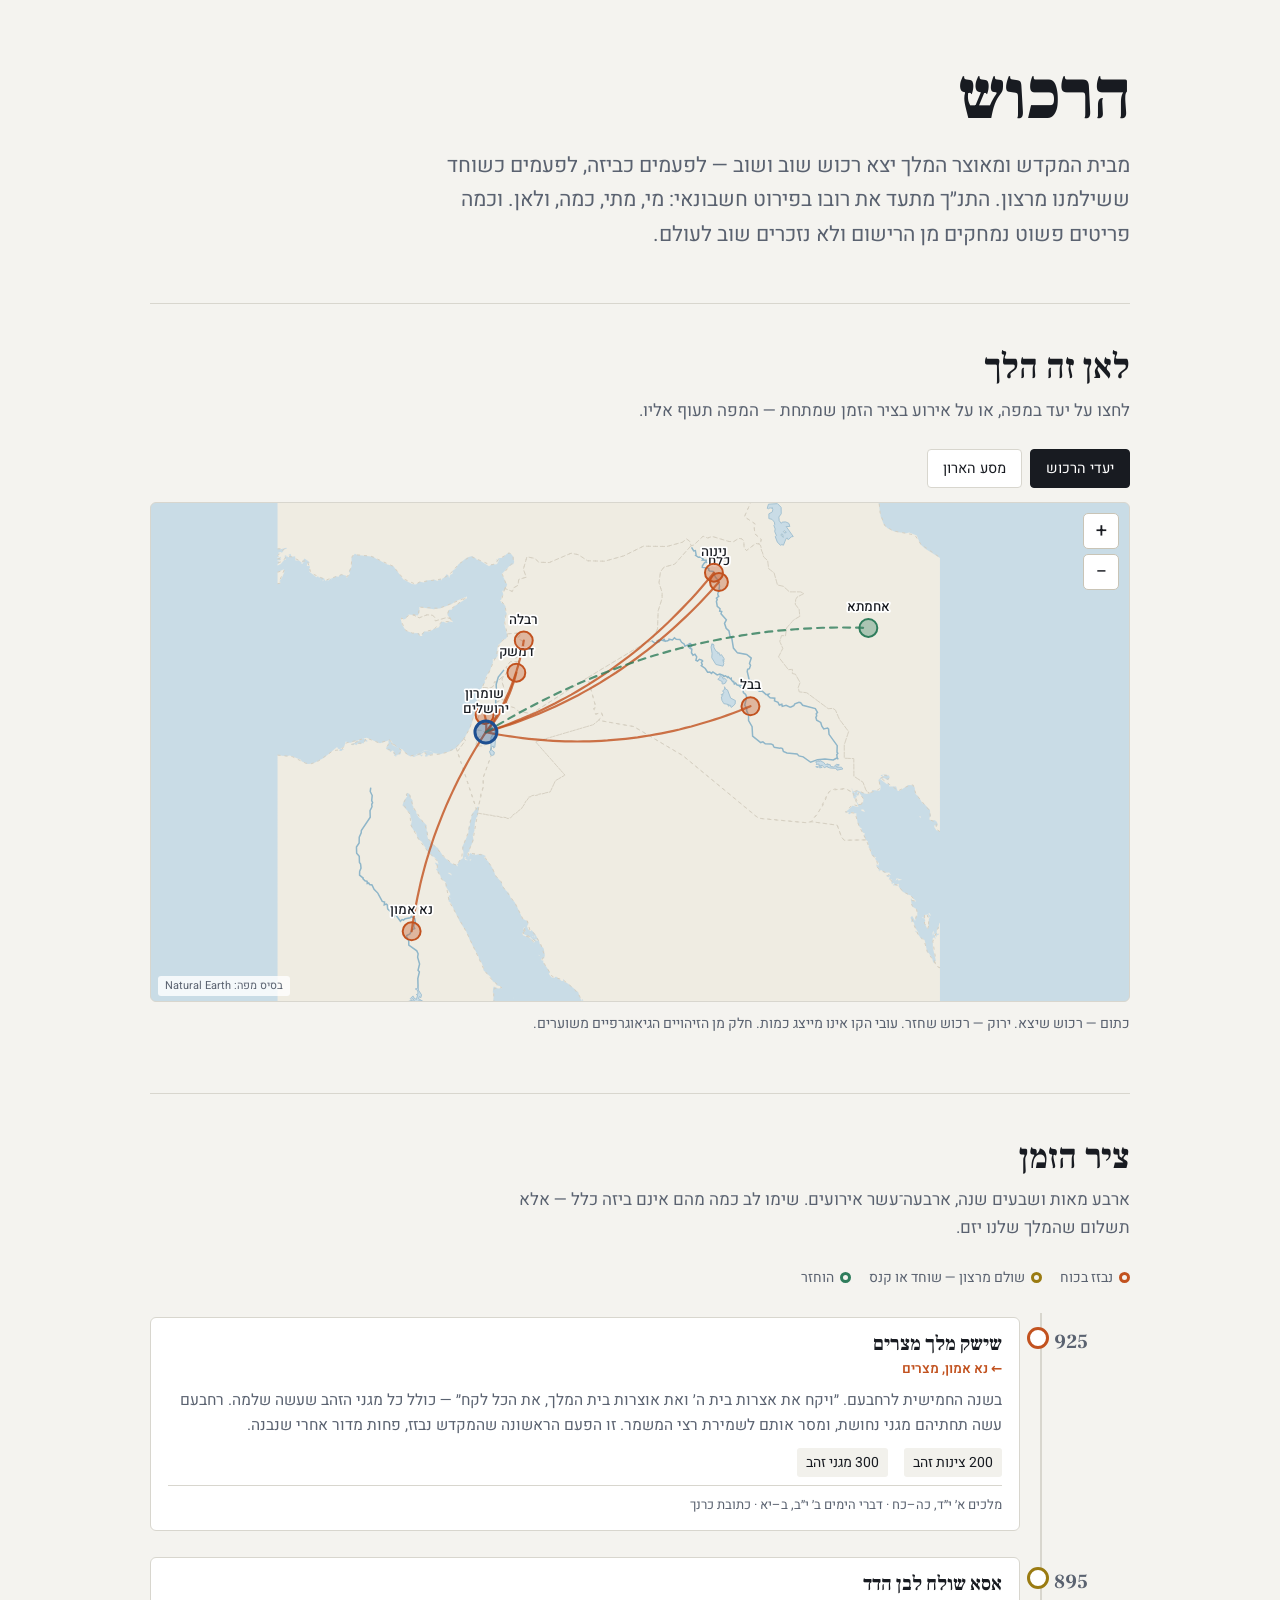
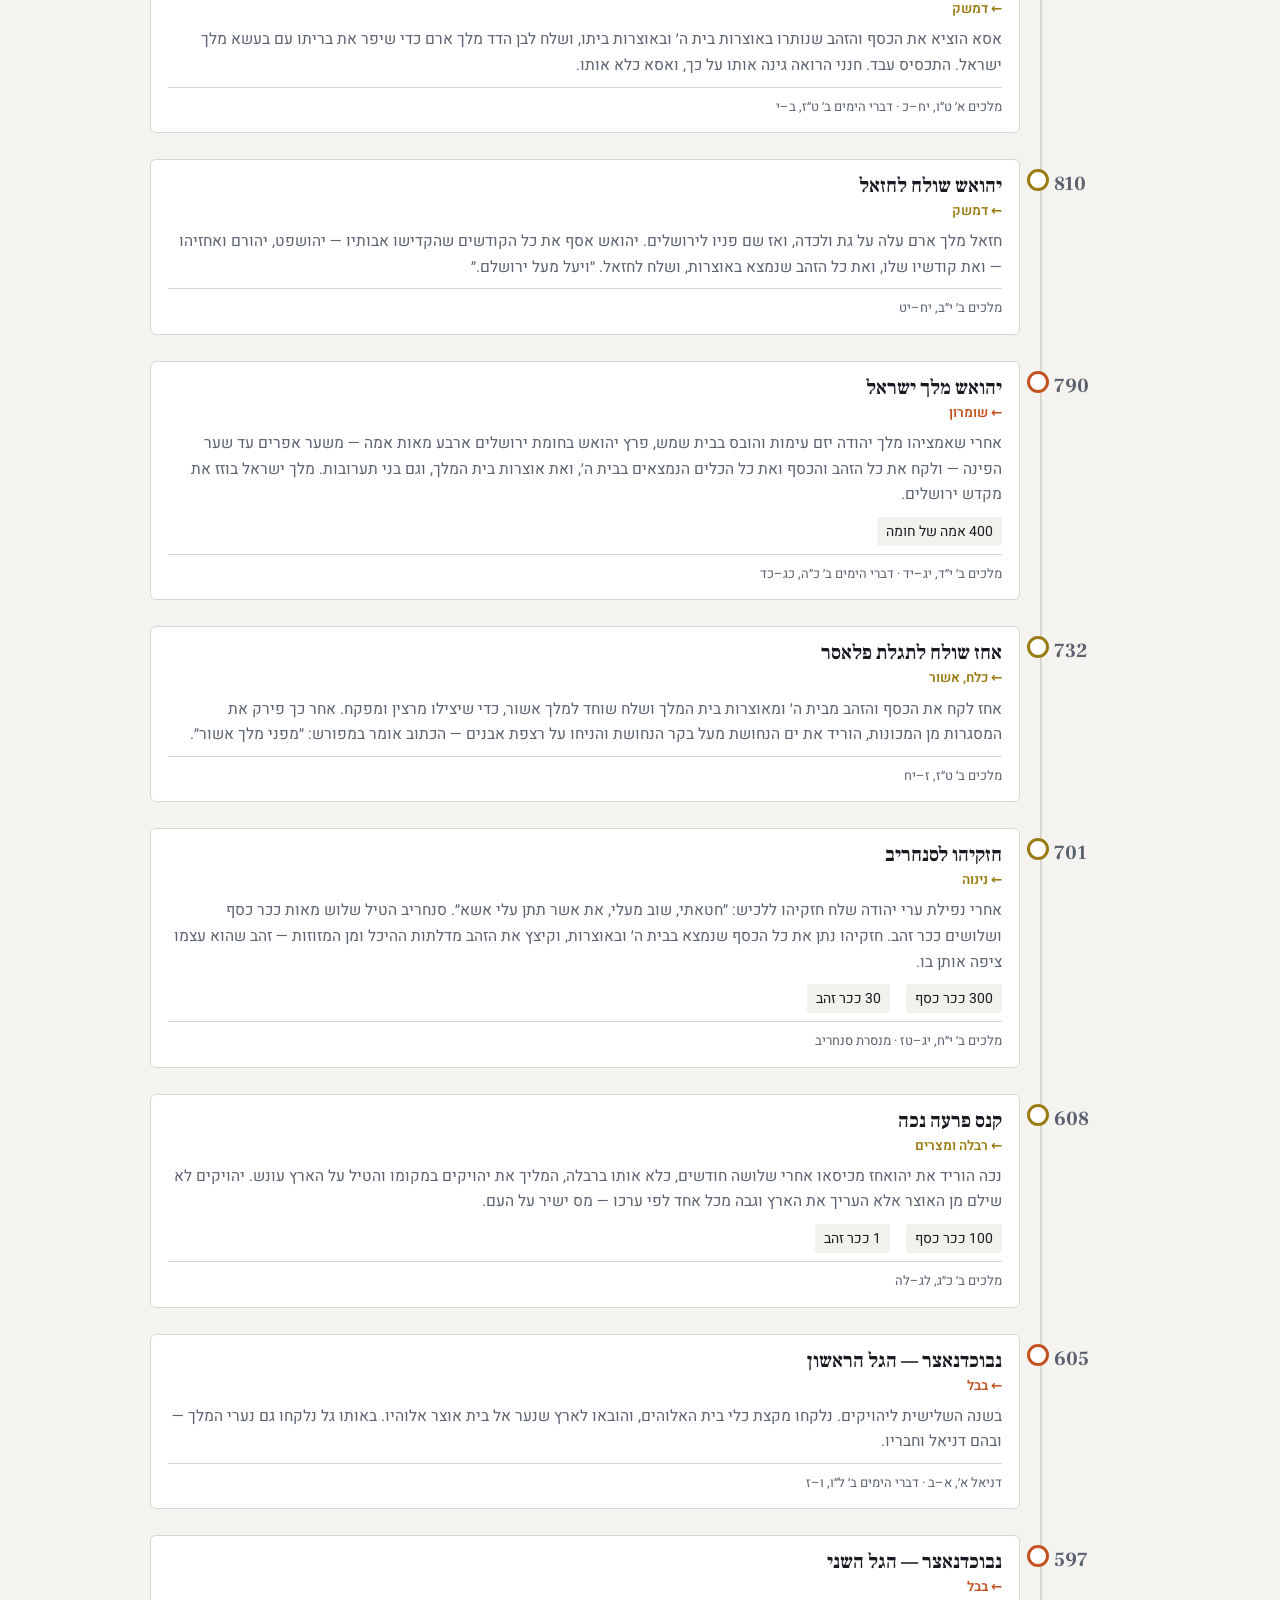
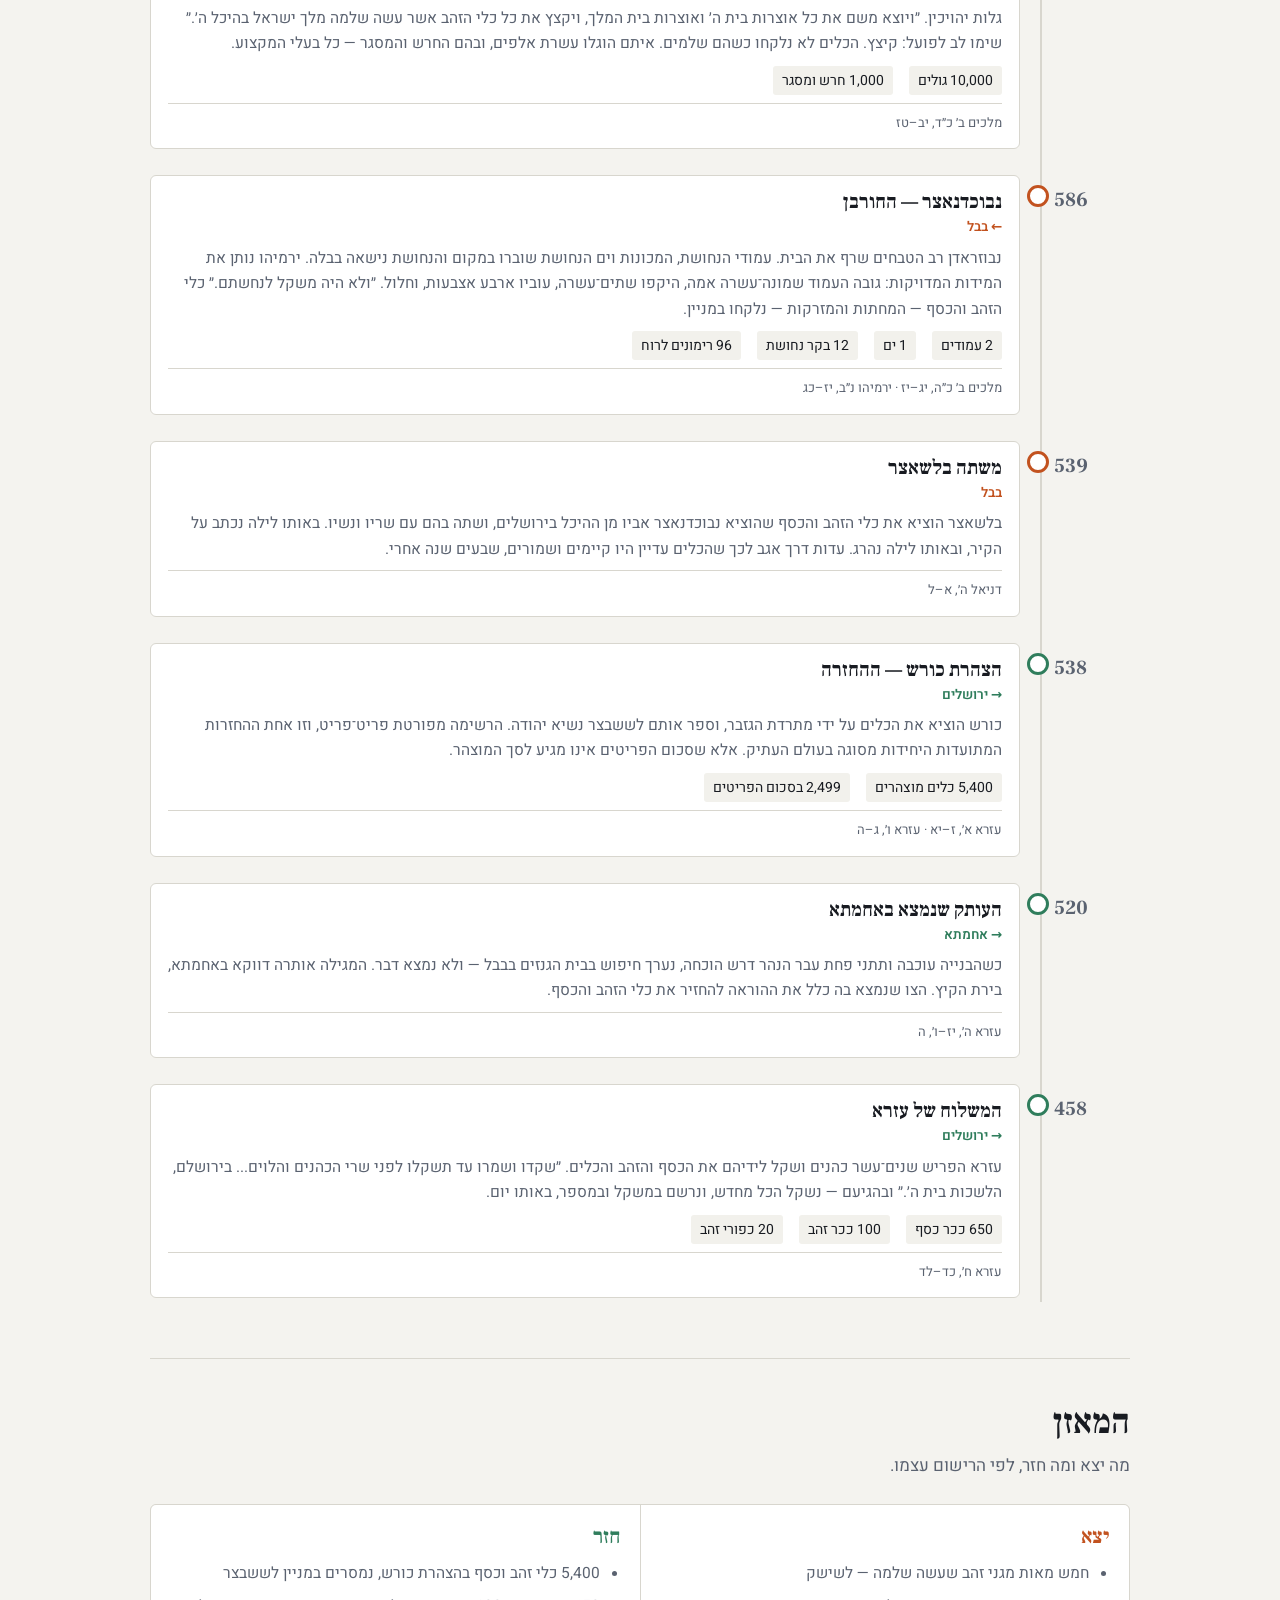
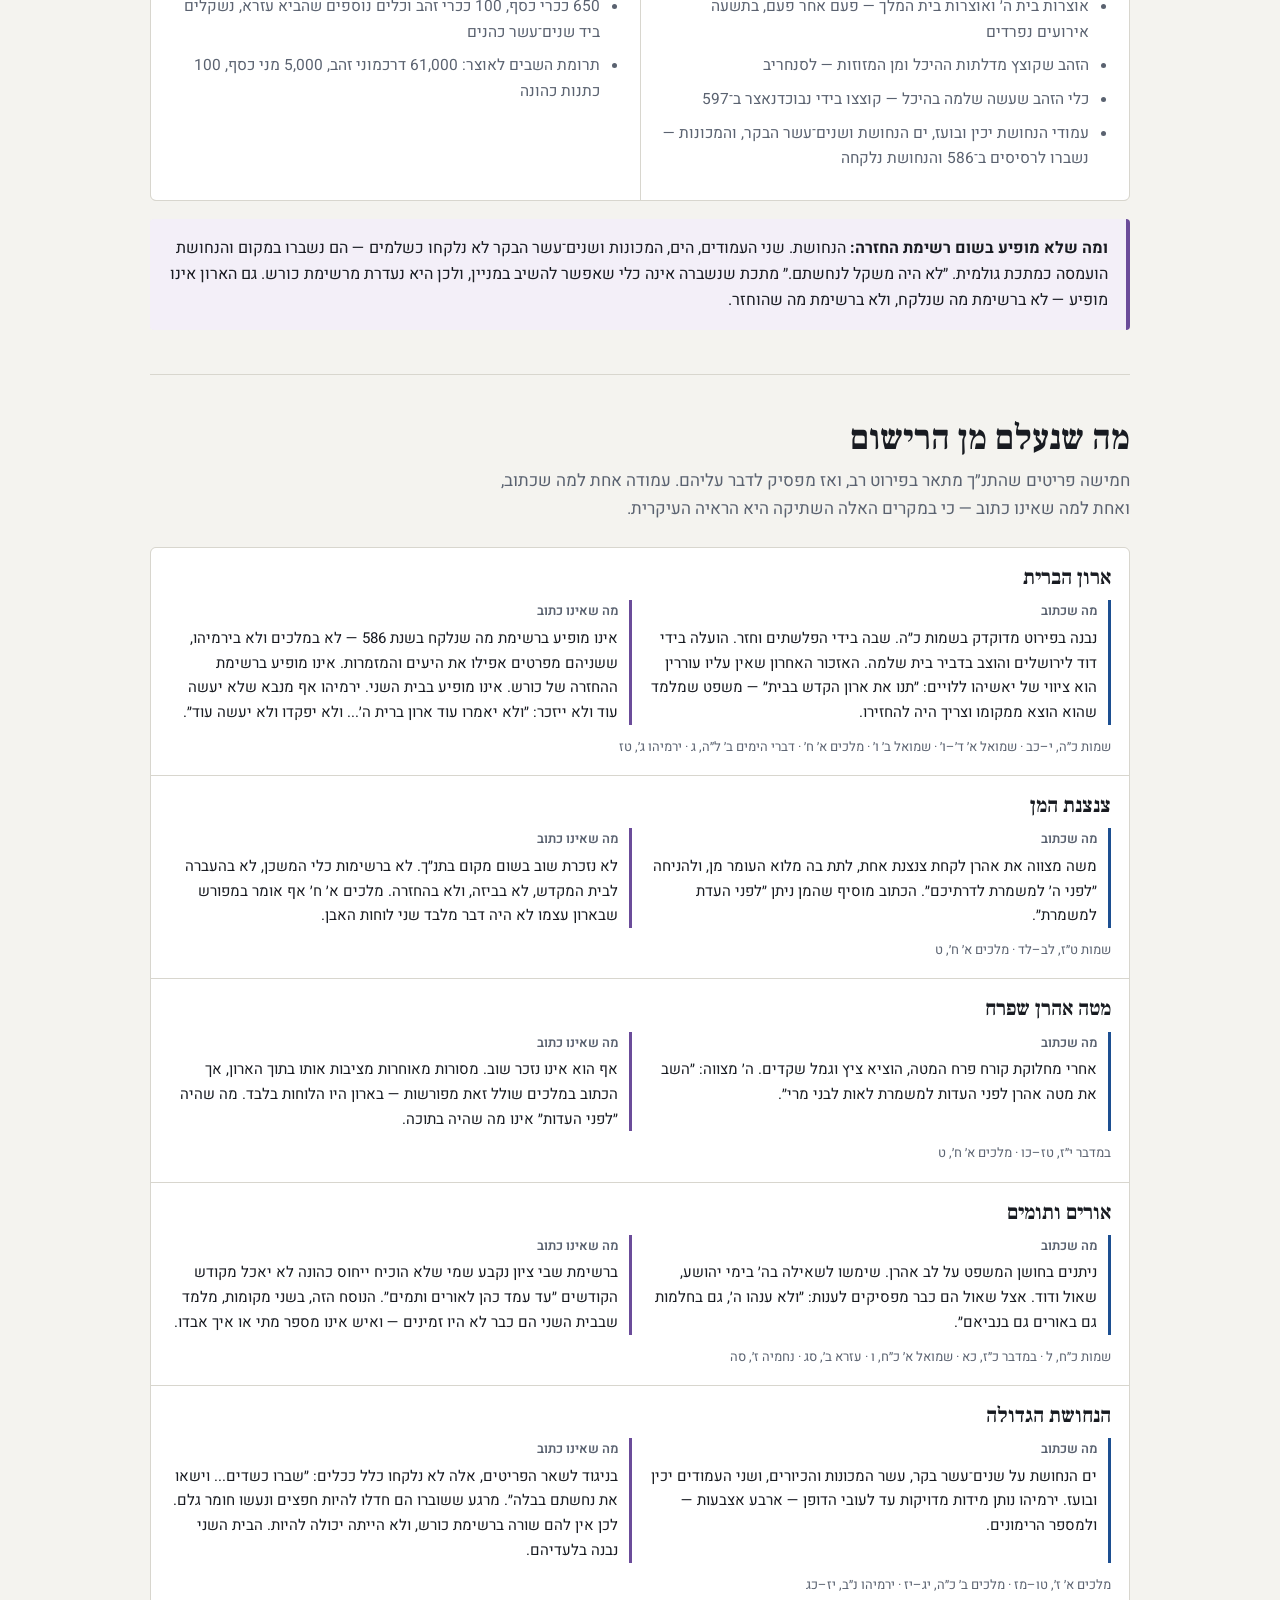
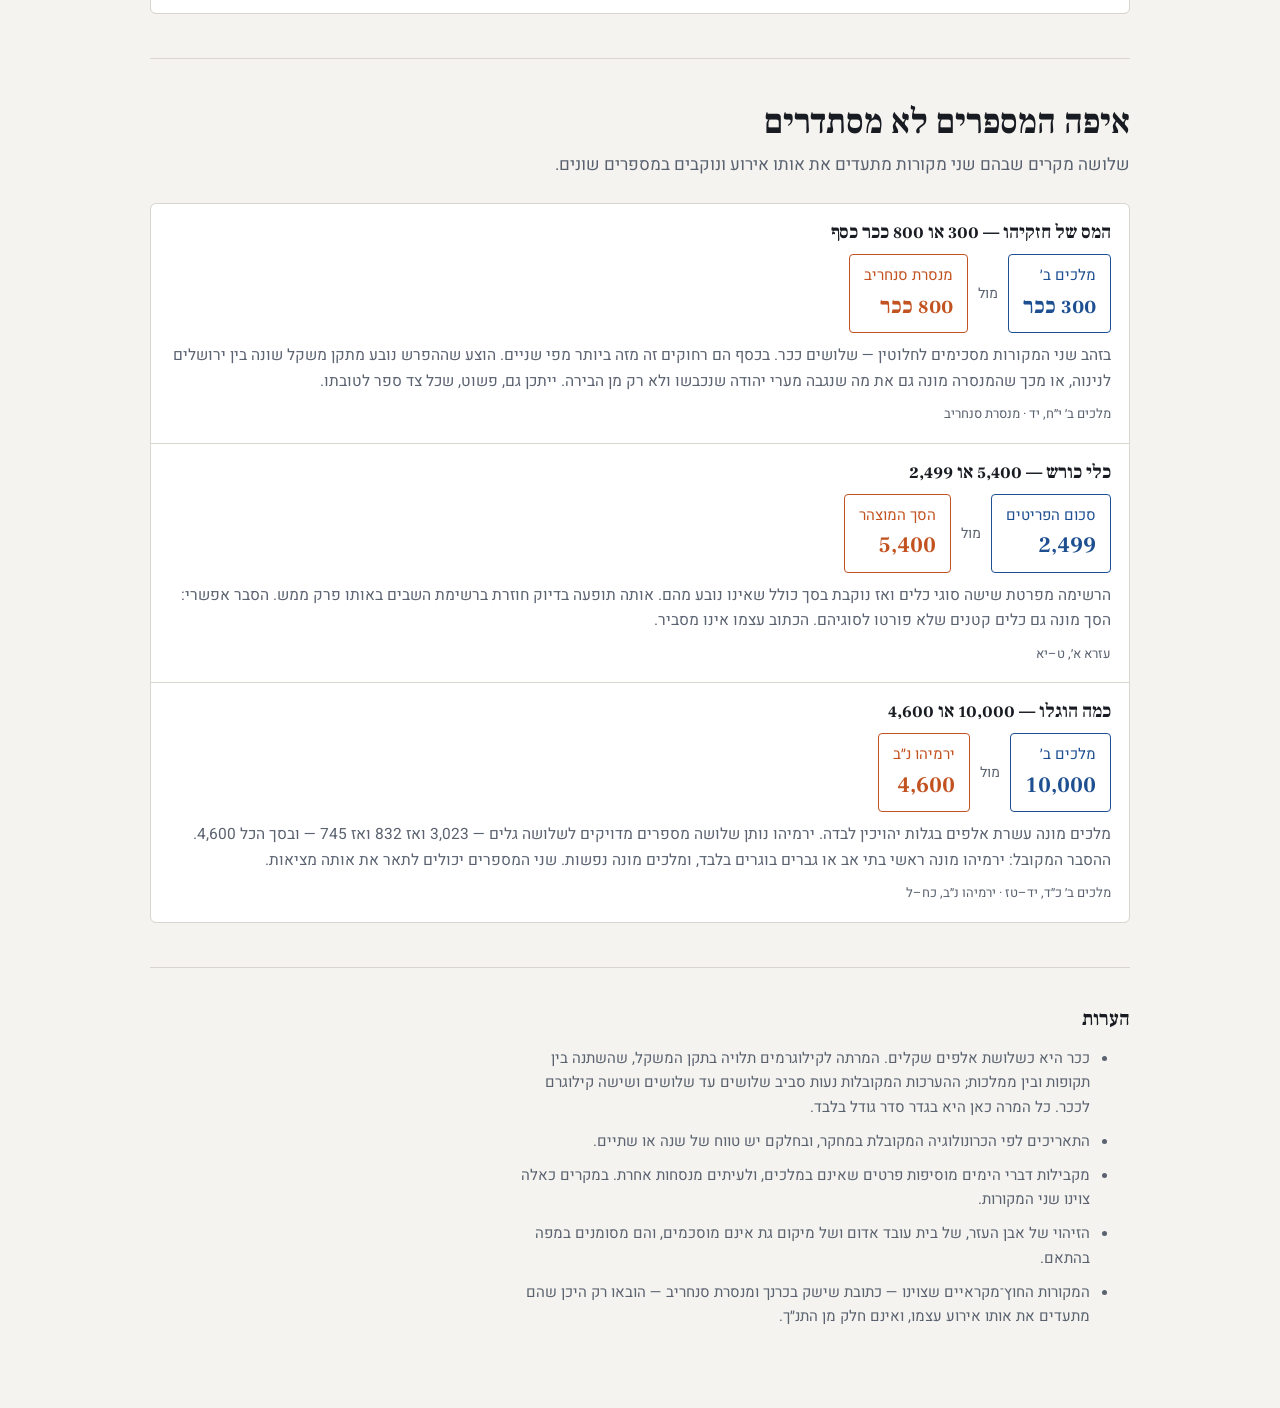
<file: skill/assets/harechush-tanach.html>
<!DOCTYPE html>
<html lang="he" dir="rtl">
<head>
<meta charset="utf-8">
<meta name="viewport" content="width=device-width, initial-scale=1">
<title>הרכוש — מי לקח, לאן, ומה לא חזר</title>
<link rel="preconnect" href="https://fonts.googleapis.com">
<link rel="preconnect" href="https://fonts.gstatic.com" crossorigin>
<link href="https://fonts.googleapis.com/css2?family=Frank+Ruhl+Libre:wght@400;500;700;900&family=Heebo:wght@300;400;500;600;700&display=swap" rel="stylesheet">
<style>
:root{
  --bg:#F4F3EF;--card:#FFF;--ink:#181B21;--ink2:#5A6270;--rule:#D8D6CE;
  --out:#C2521F;--back:#2F7D5C;--pay:#9A7B12;--lost:#6B4C9A;--blue:#1D4F91;
}
*{box-sizing:border-box}
body{margin:0;background:var(--bg);color:var(--ink);font-family:"Heebo",-apple-system,"Arial Hebrew",system-ui,sans-serif;font-size:17px;line-height:1.65}
h1,h2,h3{font-family:"Frank Ruhl Libre","Times New Roman","David Libre",serif;line-height:1.15;margin:0;font-weight:700}
p{margin:0 0 1em}
.wrap{max-width:1020px;margin:0 auto;padding:0 20px}
.num{font-variant-numeric:tabular-nums}
.mast{padding:56px 0 30px}
.mast h1{font-size:clamp(38px,7.5vw,70px);font-weight:900;letter-spacing:-.015em}
.mast .sub{font-size:clamp(17px,2.3vw,21px);color:var(--ink2);max-width:60ch;margin-top:12px}
section{padding:44px 0;border-top:1px solid var(--rule)}
section>h2{font-size:clamp(25px,4vw,35px);margin-bottom:8px}
section>.lede{color:var(--ink2);max-width:64ch;margin-bottom:24px}

.tab{font-family:"Heebo";font-size:14.5px;background:#fff;border:1px solid var(--rule);border-radius:4px;padding:8px 15px;cursor:pointer;color:var(--ink)}
.tab[aria-pressed="true"]{background:var(--ink);color:#fff;border-color:var(--ink)}
.tab:focus-visible{outline:2px solid var(--pay);outline-offset:2px}
.tabs{display:flex;gap:8px;flex-wrap:wrap;margin-bottom:14px}

#map{height:500px;border:1px solid var(--rule);border-radius:6px;background:#C9DCE6;z-index:0}
.mapnote{font-size:14px;color:var(--ink2);margin-top:10px}
.leaflet-popup-content{font-family:"Heebo";font-size:14.5px;direction:rtl;text-align:right;margin:12px 14px}
.leaflet-popup-content h4{font-family:"Frank Ruhl Libre","Times New Roman","David Libre",serif;font-size:19px;margin:0 0 5px;font-weight:700}
.leaflet-popup-content .ref{color:#5A6270;font-size:12.5px;margin-top:7px}

/* timeline */
.tl{position:relative;padding-inline-start:0}
.tl::before{content:"";position:absolute;inset-inline-start:88px;top:6px;bottom:6px;width:2px;background:var(--rule)}
.ev{position:relative;display:grid;grid-template-columns:76px 1fr;gap:34px;margin-bottom:6px;cursor:pointer;border:0;background:transparent;text-align:start;font:inherit;color:inherit;width:100%;padding:10px 0}
.ev .yr{font-family:"Frank Ruhl Libre","Times New Roman","David Libre",serif;font-size:20px;font-weight:700;text-align:end;padding-top:9px;color:var(--ink2)}
.ev::after{content:"";position:absolute;inset-inline-start:81px;top:20px;width:16px;height:16px;border-radius:50%;background:#fff;border:3px solid var(--rule)}
.ev.o::after{border-color:var(--out)}
.ev.b::after{border-color:var(--back)}
.ev.p::after{border-color:var(--pay)}
.ev .body{background:var(--card);border:1px solid var(--rule);border-radius:6px;padding:15px 17px}
.ev.sel .body{border-color:var(--ink);box-shadow:0 2px 14px rgba(0,0,0,.08)}
.ev.sel .yr{color:var(--ink)}
.ev h3{font-size:20px;margin-bottom:2px}
.ev .to{font-size:13.5px;font-weight:600;margin-bottom:7px}
.ev.o .to{color:var(--out)}.ev.b .to{color:var(--back)}.ev.p .to{color:var(--pay)}
.ev p{font-size:15.5px;color:var(--ink2);margin:0}
.ev .src{font-size:13px;color:var(--ink2);margin-top:8px;padding-top:8px;border-top:1px solid var(--rule)}
.ev .qty{display:flex;gap:16px;flex-wrap:wrap;margin-top:9px}
.ev .qty span{font-size:14px;background:#F2F1EC;border-radius:3px;padding:3px 9px;font-variant-numeric:tabular-nums}
.legend{display:flex;gap:18px;flex-wrap:wrap;font-size:14px;color:var(--ink2);margin-bottom:18px}
.legend i{display:inline-block;width:11px;height:11px;border-radius:50%;border:3px solid;margin-inline-end:6px;vertical-align:-1px}

/* balance */
.bal{display:grid;grid-template-columns:1fr 1fr;gap:1px;background:var(--rule);border:1px solid var(--rule);border-radius:6px;overflow:hidden}
.bal>div{background:var(--card);padding:20px}
.bal h3{font-size:21px;margin-bottom:12px}
.bal ul{margin:0;padding-inline-start:20px;font-size:15.5px;color:var(--ink2)}
.bal li{margin-bottom:8px}
.bal .out h3{color:var(--out)}
.bal .back h3{color:var(--back)}
.never{margin-top:18px;background:#F3EFF8;border-inline-start:4px solid var(--lost);border-radius:4px;padding:16px 18px;font-size:16px}

/* lost items */
.lost{display:grid;gap:1px;background:var(--rule);border:1px solid var(--rule);border-radius:6px;overflow:hidden}
.lost>div{background:var(--card);padding:18px}
.lost h3{font-size:21px;margin-bottom:8px}
.lost .two{display:grid;grid-template-columns:1fr 1fr;gap:16px;margin-top:10px}
.lost .two>div{font-size:15px}
.lost .lb{font-size:13px;font-weight:600;color:var(--ink2);margin-bottom:4px}
.lost .said{border-inline-start:3px solid var(--blue);padding-inline-start:11px}
.lost .unsaid{border-inline-start:3px solid var(--lost);padding-inline-start:11px}
.lost .src{font-size:13px;color:var(--ink2);margin-top:11px}

/* gaps */
.gaps{display:grid;gap:1px;background:var(--rule);border:1px solid var(--rule);border-radius:6px;overflow:hidden}
.gaps>div{background:var(--card);padding:18px}
.gaps h3{font-size:19px;margin-bottom:8px}
.gaps p{font-size:15.5px;color:var(--ink2);margin:0}
.vs{display:flex;gap:10px;align-items:center;margin:10px 0;flex-wrap:wrap}
.vs .box{border:1px solid var(--rule);border-radius:4px;padding:8px 14px;font-variant-numeric:tabular-nums;font-size:15px}
.vs .box b{display:block;font-family:"Frank Ruhl Libre","Times New Roman","David Libre",serif;font-size:22px}
.vs .box.a{border-color:var(--blue);color:var(--blue)}
.vs .box.b{border-color:var(--out);color:var(--out)}
.vs .mid{color:var(--ink2);font-size:14px}
.gaps .src{font-size:13px;color:var(--ink2);margin-top:9px}

.mapwrap{position:relative;overflow:hidden;background:#C9DCE6}
.msvg{display:block;width:100%;height:100%;touch-action:pan-y;cursor:grab;-webkit-user-select:none;user-select:none}
.msvg:active{cursor:grabbing}
.mlab{font-family:"Heebo",-apple-system,"Arial Hebrew",Arial,sans-serif;font-size:13.5px;font-weight:500;fill:#181B21}
.mzoom{position:absolute;top:10px;inset-inline-start:10px;display:flex;flex-direction:column;gap:5px;z-index:2}
.mzoom button{width:36px;height:36px;border:1px solid #C9C4B6;background:#fff;border-radius:5px;font-size:20px;line-height:1;cursor:pointer;color:#181B21;font-family:inherit}
.mzoom button:active{background:#EDEBE4}
.mattr{position:absolute;bottom:5px;inset-inline-end:7px;font-size:11px;color:#5A6270;background:rgba(255,255,255,.8);padding:1px 7px;border-radius:3px;z-index:2}
.mpop{position:absolute;z-index:3;background:#fff;border:1px solid #C9C4B6;border-radius:7px;box-shadow:0 5px 22px rgba(0,0,0,.18);padding:15px 17px 14px;max-width:270px;font-size:14.5px;line-height:1.6}
.mpop h4{font-family:"Frank Ruhl Libre","Times New Roman",serif;font-size:18px;margin:0 0 5px;font-weight:700}
.mpop .mx{position:absolute;top:3px;inset-inline-start:7px;border:0;background:transparent;font-size:20px;cursor:pointer;color:#5A6270;line-height:1;padding:2px 4px;font-family:inherit}
.mpop .ref{color:#5A6270;font-size:12.5px;margin-top:7px}
.mpop .pn{display:flex;gap:14px;margin:6px 0;font-variant-numeric:tabular-nums}
.maphint{font-size:13px;color:#5A6270;margin-top:8px}

footer{padding:40px 0 64px;border-top:1px solid var(--rule);font-size:15px;color:var(--ink2)}
footer h3{font-size:20px;color:var(--ink);margin-bottom:12px}
footer li{margin-bottom:9px;max-width:72ch}
@media(max-width:660px){
  body{font-size:16px}
  #map{height:400px}
  .tl::before{inset-inline-start:56px}
  .ev{grid-template-columns:48px 1fr;gap:26px}
  .ev .yr{font-size:16px}
  .ev::after{inset-inline-start:49px;width:14px;height:14px;top:18px}
  .bal,.lost .two{grid-template-columns:1fr}
}
</style>
</head>
<body>
<div class="wrap">

<header class="mast">
  <h1>הרכוש</h1>
  <p class="sub">מבית המקדש ומאוצר המלך יצא רכוש שוב ושוב — לפעמים כביזה, לפעמים כשוחד ששילמנו מרצון. התנ״ך מתעד את רובו בפירוט חשבונאי: מי, מתי, כמה, ולאן. וכמה פריטים פשוט נמחקים מן הרישום ולא נזכרים שוב לעולם.</p>
</header>

<section>
  <h2>לאן זה הלך</h2>
  <p class="lede">לחצו על יעד במפה, או על אירוע בציר הזמן שמתחת — המפה תעוף אליו.</p>
  <div class="tabs">
    <button class="tab" id="tPlunder" aria-pressed="true">יעדי הרכוש</button>
    <button class="tab" id="tArk" aria-pressed="false">מסע הארון</button>
  </div>
  <div id="map"></div>
  <p class="mapnote" id="mapnote">כתום — רכוש שיצא. ירוק — רכוש שחזר. עובי הקו אינו מייצג כמות. חלק מן הזיהויים הגיאוגרפיים משוערים.</p>
</section>

<section>
  <h2>ציר הזמן</h2>
  <p class="lede">ארבע מאות ושבעים שנה, ארבעה־עשר אירועים. שימו לב כמה מהם אינם ביזה כלל — אלא תשלום שהמלך שלנו יזם.</p>
  <div class="legend">
    <span><i style="border-color:#C2521F"></i>נבזז בכוח</span>
    <span><i style="border-color:#9A7B12"></i>שולם מרצון — שוחד או קנס</span>
    <span><i style="border-color:#2F7D5C"></i>הוחזר</span>
  </div>
  <div class="tl" id="tl"></div>
</section>

<section>
  <h2>המאזן</h2>
  <p class="lede">מה יצא ומה חזר, לפי הרישום עצמו.</p>
  <div class="bal">
    <div class="out">
      <h3>יצא</h3>
      <ul>
        <li>חמש מאות מגני זהב שעשה שלמה — לשישק</li>
        <li>אוצרות בית ה׳ ואוצרות בית המלך — פעם אחר פעם, בתשעה אירועים נפרדים</li>
        <li>הזהב שקוצץ מדלתות ההיכל ומן המזוזות — לסנחריב</li>
        <li>כלי הזהב שעשה שלמה בהיכל — קוצצו בידי נבוכדנאצר ב־597</li>
        <li>עמודי הנחושת יכין ובועז, ים הנחושת ושנים־עשר הבקר, והמכונות — נשברו לרסיסים ב־586 והנחושת נלקחה</li>
      </ul>
    </div>
    <div class="back">
      <h3>חזר</h3>
      <ul>
        <li>5,400 כלי זהב וכסף בהצהרת כורש, נמסרים במניין לששבצר</li>
        <li>650 ככרי כסף, 100 ככרי זהב וכלים נוספים שהביא עזרא, נשקלים ביד שנים־עשר כהנים</li>
        <li>תרומת השבים לאוצר: 61,000 דרכמוני זהב, 5,000 מני כסף, 100 כתנות כהונה</li>
      </ul>
    </div>
  </div>
  <div class="never">
    <b>ומה שלא מופיע בשום רשימת החזרה:</b> הנחושת. שני העמודים, הים, המכונות ושנים־עשר הבקר לא נלקחו כשלמים — הם נשברו במקום והנחושת הועמסה כמתכת גולמית. ״לא היה משקל לנחשתם.״ מתכת שנשברה אינה כלי שאפשר להשיב במניין, ולכן היא נעדרת מרשימת כורש. גם הארון אינו מופיע — לא ברשימת מה שנלקח, ולא ברשימת מה שהוחזר.
  </div>
</section>

<section>
  <h2>מה שנעלם מן הרישום</h2>
  <p class="lede">חמישה פריטים שהתנ״ך מתאר בפירוט רב, ואז מפסיק לדבר עליהם. עמודה אחת למה שכתוב, ואחת למה שאינו כתוב — כי במקרים האלה השתיקה היא הראיה העיקרית.</p>
  <div class="lost" id="lostbox"></div>
</section>

<section>
  <h2>איפה המספרים לא מסתדרים</h2>
  <p class="lede">שלושה מקרים שבהם שני מקורות מתעדים את אותו אירוע ונוקבים במספרים שונים.</p>
  <div class="gaps" id="gapbox"></div>
</section>

<footer>
  <h3>הערות</h3>
  <ul>
    <li>ככר היא כשלושת אלפים שקלים. המרתה לקילוגרמים תלויה בתקן המשקל, שהשתנה בין תקופות ובין ממלכות; ההערכות המקובלות נעות סביב שלושים עד שלושים ושישה קילוגרם לככר. כל המרה כאן היא בגדר סדר גודל בלבד.</li>
    <li>התאריכים לפי הכרונולוגיה המקובלת במחקר, ובחלקם יש טווח של שנה או שתיים.</li>
    <li>מקבילות דברי הימים מוסיפות פרטים שאינם במלכים, ולעיתים מנסחות אחרת. במקרים כאלה צוינו שני המקורות.</li>
    <li>הזיהוי של אבן העזר, של בית עובד אדום ושל מיקום גת אינם מוסכמים, והם מסומנים במפה בהתאם.</li>
    <li>המקורות החוץ־מקראיים שצוינו — כתובת שישק בכרנך ומנסרת סנחריב — הובאו רק היכן שהם מתעדים את אותו אירוע עצמו, ואינם חלק מן התנ״ך.</li>
  </ul>
</footer>
</div>

<script>
const JLM=[31.7780,35.2354];
const dests={
 egypt:{n:"נא אמון",ll:[25.718,32.657],t:"בירת שישק. רשימת הערים שכבש בארץ ישראל חקוקה עד היום על שער בית המקדש בכרנך — עדות חוץ־מקראית לאותה מסע."},
 damascus:{n:"דמשק",ll:[33.513,36.292],t:"בירת ארם. הגיע אליה רכוש מבית ה׳ פעמיים — שתי הפעמים כתשלום יזום של מלך יהודה, לא כביזה."},
 samaria:{n:"שומרון",ll:[32.281,35.190],t:"בירת ממלכת ישראל. הפעם היחידה שבה בית המקדש נבזז בידי מלך ישראלי."},
 calah:{n:"כלח",ll:[36.098,43.328],t:"בירת תגלת פלאסר השלישי. אליה נשלח השוחד של אחז."},
 nineveh:{n:"נינוה",ll:[36.359,43.153],t:"בירת סנחריב. מנסרת החֵימוֹת שנמצאה בה מתעדת את המס של חזקיהו — במספרים שונים משל התנ״ך."},
 babylon:{n:"בבל",ll:[32.536,44.421],t:"היעד של שלושת גלי נבוכדנאצר. הכלים הופקדו בבית אוצר אלוהיו, ושהו שם כשבעים שנה. בלשאצר הוציא אותם למשתה — ובאותו לילה נפלה העיר."},
 ribla:{n:"רבלה",ll:[34.44,36.55],t:"מפקדת פרעה נכה בארץ חמת. שם כלא את יהואחז וקנס את הארץ."},
 ecbatana:{n:"אחמתא",ll:[34.799,48.515],t:"בירת הקיץ של מלכי פרס. שם נמצא במגילה גנוזה עותק צו כורש, אחרי שהבנייה בירושלים עוכבה ונדרשה הוכחה."}
};
const events=[
 {y:"925 לפנה״ס",k:"o",h:"שישק מלך מצרים",to:"← נא אמון, מצרים",d:"egypt",
  p:"בשנה החמישית לרחבעם. ״ויקח את אצרות בית ה׳ ואת אוצרות בית המלך, את הכל לקח״ — כולל כל מגני הזהב שעשה שלמה. רחבעם עשה תחתיהם מגני נחושת, ומסר אותם לשמירת רצי המשמר. זו הפעם הראשונה שהמקדש נבזז, פחות מדור אחרי שנבנה.",
  q:["200 צינות זהב","300 מגני זהב"],s:"מלכים א׳ י״ד, כה–כח · דברי הימים ב׳ י״ב, ב–יא · כתובת כרנך"},
 {y:"895 לפנה״ס",k:"p",h:"אסא שולח לבן הדד",to:"← דמשק",d:"damascus",
  p:"אסא הוציא את הכסף והזהב שנותרו באוצרות בית ה׳ ובאוצרות ביתו, ושלח לבן הדד מלך ארם כדי שיפר את בריתו עם בעשא מלך ישראל. התכסיס עבד. חנני הרואה גינה אותו על כך, ואסא כלא אותו.",
  q:[],s:"מלכים א׳ ט״ו, יח–כ · דברי הימים ב׳ ט״ז, ב–י"},
 {y:"810 לפנה״ס",k:"p",h:"יהואש שולח לחזאל",to:"← דמשק",d:"damascus",
  p:"חזאל מלך ארם עלה על גת ולכדה, ואז שם פניו לירושלים. יהואש אסף את כל הקודשים שהקדישו אבותיו — יהושפט, יהורם ואחזיהו — ואת קודשיו שלו, ואת כל הזהב שנמצא באוצרות, ושלח לחזאל. ״ויעל מעל ירושלם.״",
  q:[],s:"מלכים ב׳ י״ב, יח–יט"},
 {y:"790 לפנה״ס",k:"o",h:"יהואש מלך ישראל",to:"← שומרון",d:"samaria",
  p:"אחרי שאמציהו מלך יהודה יזם עימות והובס בבית שמש, פרץ יהואש בחומת ירושלים ארבע מאות אמה — משער אפרים עד שער הפינה — ולקח את כל הזהב והכסף ואת כל הכלים הנמצאים בבית ה׳, ואת אוצרות בית המלך, וגם בני תערובות. מלך ישראל בוזז את מקדש ירושלים.",
  q:["400 אמה של חומה"],s:"מלכים ב׳ י״ד, יג–יד · דברי הימים ב׳ כ״ה, כג–כד"},
 {y:"732 לפנה״ס",k:"p",h:"אחז שולח לתגלת פלאסר",to:"← כלח, אשור",d:"calah",
  p:"אחז לקח את הכסף והזהב מבית ה׳ ומאוצרות בית המלך ושלח שוחד למלך אשור, כדי שיצילו מרצין ומפקח. אחר כך פירק את המסגרות מן המכונות, הוריד את ים הנחושת מעל בקר הנחושת והניחו על רצפת אבנים — הכתוב אומר במפורש: ״מפני מלך אשור״.",
  q:[],s:"מלכים ב׳ ט״ז, ז–יח"},
 {y:"701 לפנה״ס",k:"p",h:"חזקיהו לסנחריב",to:"← נינוה",d:"nineveh",
  p:"אחרי נפילת ערי יהודה שלח חזקיהו ללכיש: ״חטאתי, שוב מעלי, את אשר תתן עלי אשא״. סנחריב הטיל שלוש מאות ככר כסף ושלושים ככר זהב. חזקיהו נתן את כל הכסף שנמצא בבית ה׳ ובאוצרות, וקיצץ את הזהב מדלתות ההיכל ומן המזוזות — זהב שהוא עצמו ציפה אותן בו.",
  q:["300 ככר כסף","30 ככר זהב"],s:"מלכים ב׳ י״ח, יג–טז · מנסרת סנחריב"},
 {y:"608 לפנה״ס",k:"p",h:"קנס פרעה נכה",to:"← רבלה ומצרים",d:"ribla",
  p:"נכה הוריד את יהואחז מכיסאו אחרי שלושה חודשים, כלא אותו ברבלה, המליך את יהויקים במקומו והטיל על הארץ עונש. יהויקים לא שילם מן האוצר אלא העריך את הארץ וגבה מכל אחד לפי ערכו — מס ישיר על העם.",
  q:["100 ככר כסף","1 ככר זהב"],s:"מלכים ב׳ כ״ג, לג–לה"},
 {y:"605 לפנה״ס",k:"o",h:"נבוכדנאצר — הגל הראשון",to:"← בבל",d:"babylon",
  p:"בשנה השלישית ליהויקים. נלקחו מקצת כלי בית האלוהים, והובאו לארץ שנער אל בית אוצר אלוהיו. באותו גל נלקחו גם נערי המלך — ובהם דניאל וחבריו.",
  q:[],s:"דניאל א׳, א–ב · דברי הימים ב׳ ל״ו, ו–ז"},
 {y:"597 לפנה״ס",k:"o",h:"נבוכדנאצר — הגל השני",to:"← בבל",d:"babylon",
  p:"גלות יהויכין. ״ויוצא משם את כל אוצרות בית ה׳ ואוצרות בית המלך, ויקצץ את כל כלי הזהב אשר עשה שלמה מלך ישראל בהיכל ה׳.״ שימו לב לפועל: קיצץ. הכלים לא נלקחו כשהם שלמים. איתם הוגלו עשרת אלפים, ובהם החרש והמסגר — כל בעלי המקצוע.",
  q:["10,000 גולים","1,000 חרש ומסגר"],s:"מלכים ב׳ כ״ד, יב–טז"},
 {y:"586 לפנה״ס",k:"o",h:"נבוכדנאצר — החורבן",to:"← בבל",d:"babylon",
  p:"נבוזראדן רב הטבחים שרף את הבית. עמודי הנחושת, המכונות וים הנחושת שוברו במקום והנחושת נישאה בבלה. ירמיהו נותן את המידות המדויקות: גובה העמוד שמונה־עשרה אמה, היקפו שתים־עשרה, עוביו ארבע אצבעות, וחלול. ״ולא היה משקל לנחשתם.״ כלי הזהב והכסף — המחתות והמזרקות — נלקחו במניין.",
  q:["2 עמודים","1 ים","12 בקר נחושת","96 רימונים לרוח"],s:"מלכים ב׳ כ״ה, יג–יז · ירמיהו נ״ב, יז–כג"},
 {y:"539 לפנה״ס",k:"o",h:"משתה בלשאצר",to:"בבל",d:"babylon",
  p:"בלשאצר הוציא את כלי הזהב והכסף שהוציא נבוכדנאצר אביו מן ההיכל בירושלים, ושתה בהם עם שריו ונשיו. באותו לילה נכתב על הקיר, ובאותו לילה נהרג. עדות דרך אגב לכך שהכלים עדיין היו קיימים ושמורים, שבעים שנה אחרי.",
  q:[],s:"דניאל ה׳, א–ל"},
 {y:"538 לפנה״ס",k:"b",h:"הצהרת כורש — ההחזרה",to:"→ ירושלים",d:"jlm",
  p:"כורש הוציא את הכלים על ידי מתרדת הגזבר, וספר אותם לששבצר נשיא יהודה. הרשימה מפורטת פריט־פריט, וזו אחת ההחזרות המתועדות היחידות מסוגה בעולם העתיק. אלא שסכום הפריטים אינו מגיע לסך המוצהר.",
  q:["5,400 כלים מוצהרים","2,499 בסכום הפריטים"],s:"עזרא א׳, ז–יא · עזרא ו׳, ג–ה"},
 {y:"520 לפנה״ס",k:"b",h:"העותק שנמצא באחמתא",to:"→ אחמתא",d:"ecbatana",
  p:"כשהבנייה עוכבה ותתני פחת עבר הנהר דרש הוכחה, נערך חיפוש בבית הגנזים בבבל — ולא נמצא דבר. המגילה אותרה דווקא באחמתא, בירת הקיץ. הצו שנמצא בה כלל את ההוראה להחזיר את כלי הזהב והכסף.",
  q:[],s:"עזרא ה׳, יז–ו׳, ה"},
 {y:"458 לפנה״ס",k:"b",h:"המשלוח של עזרא",to:"→ ירושלים",d:"jlm",
  p:"עזרא הפריש שנים־עשר כהנים ושקל לידיהם את הכסף והזהב והכלים. ״שקדו ושמרו עד תשקלו לפני שרי הכהנים והלוים... בירושלם, הלשכות בית ה׳.״ ובהגיעם — נשקל הכל מחדש, ונרשם במשקל ובמספר, באותו יום.",
  q:["650 ככר כסף","100 ככר זהב","20 כפורי זהב"],s:"עזרא ח׳, כד–לד"}
];

/* ---------- timeline ---------- */
document.getElementById("tl").innerHTML=events.map((e,i)=>`
 <button class="ev ${e.k}" data-i="${i}" data-d="${e.d}">
   <div class="yr">${e.y.replace(" לפנה״ס","")}</div>
   <div class="body">
     <h3>${e.h}</h3>
     <div class="to">${e.to}</div>
     <p>${e.p}</p>
     ${e.q.length?`<div class="qty">${e.q.map(q=>`<span>${q}</span>`).join("")}</div>`:""}
     <div class="src">${e.s}</div>
   </div>
 </button>`).join("");

const GEO={rl:{"type":"FeatureCollection","features":[{"type":"Feature","properties":{"n":""},"geometry":{"type":"MultiPolygon","coordinates":[[[[28.0,31.093118847038628],[28.31837,31.059801],[28.424327,31.083441],[28.812022,30.956773],[28.835704,30.910793],[29.028087,30.827053],[29.218923,30.838039],[29.60377,31.01203],[30.069591,31.333482],[30.0949,31.28559],[30.172618,31.27143],[30.140147,31.23725],[30.165212,31.216783],[30.22047,31.220201],[30.268809,31.265286],[30.288748,31.237942],[30.287608,31.278225],[30.179454,31.278266],[30.312836,31.350572],[30.348399,31.421332],[30.343923,31.497992],[30.364594,31.46011],[30.398611,31.443345],[30.362153,31.508734],[30.456391,31.462714],[30.535818,31.463853],[30.973888,31.586737],[30.542654,31.402411],[30.62672,31.388658],[30.675059,31.421576],[30.734386,31.388129],[30.798513,31.446479],[30.892426,31.419094],[30.939708,31.457017],[30.980724,31.43651],[31.029145,31.5185],[31.119151,31.493109],[31.111095,31.53974],[30.978038,31.584296],[31.097423,31.607896],[31.556814,31.443345],[31.87436,31.53559],[31.912934,31.534898],[31.944835,31.520941],[32.024913,31.400051],[32.199555,31.295071],[31.994965,31.394965],[31.968272,31.43651],[31.9935,31.437812],[31.889496,31.53205],[31.844737,31.497992],[31.878917,31.429145],[31.841645,31.464504],[31.824229,31.443345],[31.878917,31.416083],[31.830414,31.408637],[31.827891,31.368354],[31.858409,31.35399],[31.797211,31.359524],[31.766938,31.284654],[31.885753,31.223619],[31.906261,31.251614],[31.892589,31.216783],[31.926443,31.186998],[31.986583,31.230292],[32.03712,31.216783],[32.016124,31.128079],[32.050141,31.14175],[32.070079,31.10692],[32.043956,31.086493],[32.106456,31.053371],[32.132091,31.065985],[32.097992,31.093329],[32.146332,31.079657],[32.183849,31.124945],[32.234141,31.104885],[32.283458,31.136542],[32.262462,31.169623],[32.289806,31.169623],[32.28297,31.265286],[32.207042,31.295071],[32.331391,31.27143],[32.509532,31.10692],[32.601573,31.060981],[32.761974,31.081204],[32.927257,31.155422],[32.83961,31.101223],[32.666515,31.052314],[32.731293,31.038764],[32.893077,31.100775],[32.917247,31.082831],[32.927094,31.111802],[33.009939,31.056301],[33.064301,31.134914],[33.030284,31.100775],[32.954438,31.10692],[33.109386,31.196438],[33.157725,31.117865],[33.118988,31.10692],[33.133311,31.045559],[33.221446,31.059801],[33.194835,31.073432],[33.262462,31.100775],[33.303966,31.079657],[33.317638,31.100775],[33.277192,31.10692],[33.386485,31.114407],[33.406423,31.155422],[33.64796,31.117255],[34.047048,31.229193],[34.222667,31.326646],[34.47877,31.578274],[34.711925,31.951606],[34.837657,32.280707],[34.955577,32.834377],[35.02768,32.826606],[35.067068,32.866848],[35.09962,33.101264],[35.204763,33.224799],[35.188324,33.280015],[35.271007,33.457506],[35.349132,33.513861],[35.477306,33.8039],[35.47047,33.902086],[35.572032,33.90998],[35.64088,33.999416],[35.627208,34.201117],[35.665212,34.311347],[35.806163,34.414984],[35.805431,34.464911],[35.903331,34.477973],[35.98878,34.55272],[35.866873,34.924221],[35.900564,35.021918],[35.887869,35.109198],[35.962413,35.197943],[35.915294,35.287909],[35.918956,35.41767],[35.81837,35.508938],[35.770518,35.504218],[35.778087,35.541164],[35.723399,35.575914],[35.778494,35.612738],[35.771169,35.667792],[35.840343,35.747463],[35.798595,35.849677],[35.87086,35.851793],[35.975434,36.0185],[35.788748,36.320258],[36.044932,36.537665],[36.189138,36.60399],[36.216156,36.657782],[36.188975,36.801744],[36.09547,36.897121],[36.020274,36.926337],[35.805431,36.775092],[35.684093,36.764635],[35.613536,36.719875],[35.6067,36.740383],[35.579438,36.685126],[35.648123,36.733222],[35.709158,36.719875],[35.622569,36.680732],[35.608653,36.646877],[35.695567,36.706204],[35.623546,36.602525],[35.55714,36.58747],[35.490001,36.613918],[35.531016,36.582709],[35.445486,36.59634],[35.346039,36.541083],[34.98227,36.720771],[34.900401,36.719875],[34.907888,36.740383],[34.770763,36.816067],[34.692882,36.81387],[34.554698,36.767646],[34.276215,36.586982],[34.177745,36.473375],[34.077322,36.413886],[34.077891,36.328843],[33.999766,36.302924],[33.958995,36.213568],[33.930919,36.290473],[33.871104,36.314887],[33.799083,36.230658],[33.705251,36.181708],[33.688243,36.13703],[33.647227,36.192572],[33.552257,36.127509],[33.458263,36.158149],[33.156912,36.13703],[33.087738,36.082831],[32.940929,36.103502],[32.803722,36.027167],[32.670665,36.046698],[32.365489,36.177965],[32.018809,36.546536],[31.816742,36.589504],[31.378591,36.767646],[31.340831,36.80858],[30.77589,36.849555],[30.686534,36.891181],[30.569835,36.781317],[30.569835,36.528022],[30.47462,36.401597],[30.519867,36.341864],[30.398611,36.205959],[30.384288,36.274237],[30.233735,36.308905],[30.158539,36.298651],[30.110606,36.240058],[30.048188,36.258775],[29.830089,36.185452],[29.779552,36.13935],[29.719249,36.162665],[29.672374,36.123358],[29.623871,36.177965],[29.6421,36.186957],[29.583507,36.185452],[29.623871,36.199123],[29.602224,36.207017],[29.420421,36.230618],[29.411632,36.267401],[29.34962,36.232611],[29.096365,36.390937],[29.130382,36.411363],[29.096365,36.473456],[29.124278,36.493313],[29.114919,36.55268],[29.014415,36.547919],[29.041759,36.624254],[29.116873,36.634223],[29.096365,36.665229],[28.938975,36.751288],[28.849946,36.665229],[28.870372,36.63052],[28.884044,36.671454],[28.901703,36.658271],[28.86964,36.606635],[28.828868,36.602525],[28.84254,36.637885],[28.746349,36.697699],[28.623383,36.699368],[28.610362,36.816067],[28.486827,36.801744],[28.451996,36.883612],[28.37672,36.854438],[28.424815,36.829088],[28.396007,36.789496],[28.314952,36.816067],[28.278168,36.796454],[28.314952,36.829088],[28.257172,36.846177],[28.248871,36.766832],[28.295095,36.719875],[28.233572,36.719875],[28.111501,36.604193],[28.0,36.56129621538702],[28.0,36.602525],[28.08961,36.64411],[28.048025,36.637885],[28.057953,36.676663],[28.0,36.6788393794648],[28.000173,36.706204],[28.100597,36.709621],[28.116873,36.733547],[28.084158,36.75373],[28.110037,36.775092],[28.130544,36.753974],[28.1067,36.802965],[28.0,36.758418726020366],[28.0,36.79695208002201],[28.027517,36.781317],[28.055431,36.80858],[28.007009,36.829088],[28.007009,36.857001],[28.055431,36.870673],[28.027517,36.92593],[28.120128,36.93769],[28.165294,36.911607],[28.157237,36.945787],[28.185232,36.93891],[28.212413,37.000434],[28.3296,37.030463],[28.304698,37.050849],[28.110037,37.014106],[28.0,37.03341233673047],[28.0,39.0],[48.94587330636555,39.0],[48.898692,38.893052],[48.831798,38.871161],[48.863129,38.756659],[48.865896,38.316881],[48.944509,37.903388],[49.065196,37.67886],[49.205577,37.581692],[49.441742,37.494859],[49.826182,37.453559],[49.933767,37.474433],[50.195649,37.38935],[50.322276,37.153266],[50.478852,37.03498],[51.0,36.77033927763221],[51.0,28.805066283426942],[50.87615,28.832017],[50.804861,28.93358],[50.802582,28.985826],[50.842784,28.990668],[50.888682,28.941392],[50.928966,29.00967],[50.886567,29.104071],[50.850841,29.105455],[50.840343,29.140611],[50.643809,29.143459],[50.635753,29.207709],[50.667491,29.25727],[50.682628,29.243069],[50.689464,29.290839],[50.661469,29.318793],[50.655284,29.449123],[50.456065,29.634101],[50.396983,29.654731],[50.243826,29.866848],[50.144867,29.938056],[50.127696,30.120673],[50.073416,30.195746],[49.914561,30.203925],[49.600759,30.030097],[49.532237,30.022935],[49.479828,30.156073],[49.245128,30.15648],[49.221202,30.264553],[49.161388,30.223782],[48.921153,30.380764],[49.062022,30.408108],[49.202891,30.346625],[49.263845,30.449652],[49.228282,30.454413],[49.211192,30.506334],[49.168224,30.476996],[49.166759,30.508775],[49.110118,30.517971],[48.952973,30.50019],[48.945649,30.479722],[49.037283,30.432522],[48.934825,30.418647],[48.862315,30.345608],[48.941661,30.165107],[48.928559,30.060004],[48.897227,30.029446],[48.643321,30.055406],[48.651378,29.975002],[48.537446,29.969875],[48.559255,29.946601],[48.520518,29.9289],[48.411876,29.938422],[48.119151,30.044989],[47.969005,30.004055],[47.951671,30.088324],[47.934825,30.107082],[47.995616,29.827704],[48.078868,29.743964],[48.176758,29.541916],[47.965531,29.576298],[47.704717,29.363633],[47.837304,29.387505],[47.816434,29.337556],[47.857903,29.323029],[47.98574,29.393761],[48.025238,29.354885],[48.100266,29.349954],[48.095376,29.257746],[48.158458,29.017279],[48.225922,28.91828],[48.27947,28.894436],[48.276866,28.839586],[48.328787,28.759955],[48.393565,28.743394],[48.351817,28.64053],[48.386729,28.653998],[48.405284,28.569892],[48.498546,28.492906],[48.507823,28.415717],[48.468761,28.387112],[48.535492,28.40762],[48.522227,28.318834],[48.618419,28.217271],[48.600841,28.147773],[48.65211,28.046088],[48.792003,28.007025],[48.743663,27.96133],[48.88266,27.826728],[48.874522,27.769924],[48.839203,27.728583],[48.857595,27.803534],[48.805024,27.756496],[48.812511,27.828599],[48.778819,27.71955],[48.81129,27.742825],[48.815278,27.687567],[48.839203,27.708075],[48.858084,27.662828],[48.880138,27.687567],[48.873302,27.612494],[48.831798,27.612494],[48.870779,27.605618],[48.900645,27.632961],[48.891124,27.588121],[48.914317,27.571519],[48.915294,27.608629],[48.968516,27.620347],[49.05893,27.538153],[49.239757,27.545111],[49.312755,27.448635],[49.284923,27.475328],[49.119802,27.441148],[49.207042,27.395168],[49.240245,27.427191],[49.263845,27.413886],[49.223399,27.331285],[49.312755,27.344957],[49.322602,27.205715],[49.345225,27.182807],[49.37086,27.218736],[49.412364,27.204006],[49.374848,27.149075],[49.407074,27.132717],[49.435069,27.166815],[49.431895,27.142768],[49.524425,27.132717],[49.489106,27.17475],[49.572113,27.194159],[49.570079,27.104071],[49.699474,26.958238],[49.871837,26.862494],[49.972992,26.842353],[50.158458,26.664862],[50.161876,26.639228],[50.023692,26.69953],[50.006358,26.747626],[49.988455,26.724433],[50.03061,26.494615],[50.19158,26.403551],[50.216563,26.32392],[50.21225,26.191311],[50.154552,26.166246],[50.141368,26.035956],[50.0324,26.201077],[49.975841,26.139594],[50.010427,26.07689],[49.990001,26.001776],[50.021007,26.004462],[50.024099,26.035956],[50.101329,25.989488],[50.118337,25.867865],[50.247244,25.679429],[50.257498,25.631903],[50.226736,25.687161],[50.144705,25.733344],[50.148692,25.699856],[50.196056,25.687161],[50.347992,25.482123],[50.374278,25.461168],[50.381358,25.512885],[50.471528,25.437201],[50.562185,25.054836],[50.606293,25.042711],[50.72641,24.881659],[50.771332,24.726955],[50.85963,24.7956],[50.757823,25.186225],[50.750987,25.494696],[50.797093,25.529896],[50.847179,25.467353],[50.832856,25.578518],[50.785004,25.60456],[50.850597,25.652981],[50.888682,25.529486],[50.90919,25.597724],[50.955903,25.604682],[50.97755,25.646145],[50.903168,25.640123],[50.887543,25.680894],[50.901703,25.789537],[50.972992,25.797512],[50.951182,25.85928],[50.984223,25.98135],[51.0,25.967027],[51.0,21.0],[39.25952780464072,21.0],[39.237804,21.062893],[39.174327,21.108873],[39.170177,21.191474],[39.08074,21.315009],[39.171072,21.40412],[39.158946,21.507799],[39.142751,21.54092],[39.119802,21.516913],[39.092296,21.576565],[39.077403,21.691555],[39.10906,21.747789],[39.066742,21.725246],[38.949598,21.921916],[38.931254,22.006073],[38.959144,22.034443],[39.005693,22.002005],[39.040375,22.235785],[39.142751,22.403225],[39.114919,22.418606],[39.070256,22.365828],[39.081517,22.546792],[38.985688,22.72427],[39.013031,22.766791],[38.945486,22.831204],[38.970876,22.746894],[38.902599,22.843166],[38.851175,22.943275],[38.912852,22.861965],[38.964692,22.870429],[38.893891,22.965155],[38.799571,22.998684],[38.779063,23.041164],[38.79835,23.149604],[38.777619,23.139292],[38.691713,23.27296],[38.600175,23.568249],[38.559906,23.562486],[38.59547,23.52147],[38.540064,23.543245],[38.437022,23.802069],[38.079135,24.070388],[37.935321,24.139007],[37.983072,24.165664],[37.93953,24.161441],[37.94795,24.207047],[37.912577,24.191538],[37.918133,24.149593],[37.865634,24.149888],[37.676091,24.291236],[37.625987,24.28144],[37.628394,24.24804],[37.52272,24.267732],[37.429403,24.367307],[37.417958,24.400966],[37.454954,24.406871],[37.456669,24.441249],[37.228526,24.737698],[37.227061,24.799547],[37.178722,24.799384],[37.148611,24.85102],[37.256602,24.871243],[37.279959,24.964097],[37.242198,25.175279],[37.105317,25.32217],[37.077403,25.431057],[36.93629,25.646145],[36.817393,25.757961],[36.792247,25.720608],[36.702322,25.779975],[36.66212,25.879096],[36.705821,25.943752],[36.696056,26.022284],[36.512706,26.110989],[36.30893,26.498236],[36.229828,26.625556],[36.097667,26.753974],[36.031993,26.906806],[35.911876,26.999579],[35.803071,27.142076],[35.784028,27.2355],[35.559581,27.455634],[35.500255,27.61933],[35.322765,27.876288],[35.163585,28.009345],[35.226899,28.033149],[35.216319,28.054389],[35.051931,28.119574],[34.846446,28.071194],[34.866222,28.112779],[34.836762,28.116278],[34.804861,28.071194],[34.819102,28.112779],[34.770763,28.092922],[34.709239,28.140082],[34.647146,28.099107],[34.668305,28.071194],[34.613048,28.030219],[34.606212,28.096015],[34.574392,28.094062],[34.627126,28.176663],[34.657725,28.170559],[34.674571,28.277248],[34.803775,28.527133],[34.77847,28.6645],[34.838552,28.828559],[34.85255,29.045071],[34.909353,29.230658],[34.942068,29.250474],[34.996837,29.533881],[34.955577,29.558987],[34.736583,29.311265],[34.729015,29.19892],[34.674571,29.106513],[34.68572,28.988674],[34.64031,28.948798],[34.624522,28.735989],[34.406912,28.30801],[34.455333,28.174872],[34.434906,27.975572],[34.331309,27.91413],[34.259125,27.801703],[34.214122,27.79149],[34.257335,27.769517],[34.249848,27.728583],[34.189789,27.78677],[34.054454,27.814521],[33.763357,28.023993],[33.564708,28.297105],[33.43393,28.3664],[33.256196,28.544135],[33.26295,28.577053],[33.237641,28.566107],[33.256196,28.551581],[33.228689,28.569403],[33.194835,28.675116],[33.228282,28.763861],[33.174571,28.836982],[33.177908,28.989569],[32.88559,29.243069],[32.817393,29.359768],[32.817231,29.414049],[32.734711,29.483832],[32.715017,29.455959],[32.724132,29.539537],[32.680837,29.599921],[32.690684,29.733629],[32.604503,29.824164],[32.625336,29.874254],[32.571544,29.9289],[32.57781,30.01142],[32.571544,29.942572],[32.513438,29.961575],[32.476899,29.932196],[32.472911,29.881985],[32.509532,29.866848],[32.392833,29.734361],[32.337657,29.592475],[32.591482,29.349514],[32.658946,29.110785],[32.625499,28.972724],[32.749197,28.804836],[32.806895,28.778144],[32.868907,28.578925],[33.00294,28.489488],[33.24936,28.14289],[33.338145,28.085435],[33.343598,28.050605],[33.441742,28.016547],[33.554373,27.89647],[33.592052,27.791246],[33.488943,27.845893],[33.473481,27.823188],[33.522716,27.751899],[33.557872,27.759914],[33.536794,27.708075],[33.592052,27.646633],[33.557872,27.681383],[33.496349,27.646633],[33.564708,27.571519],[33.557872,27.53677],[33.632986,27.495836],[33.691661,27.341864],[33.83839,27.24258],[33.836762,27.120754],[33.996104,26.896552],[33.996104,26.837877],[33.948253,26.831],[33.941417,26.65351],[34.014008,26.61164],[34.338715,26.001776],[34.54656,25.725043],[34.681895,25.428697],[34.989757,24.905015],[35.002208,24.815619],[35.063487,24.764106],[35.16027,24.574618],[35.144556,24.500206],[35.391856,24.282782],[35.493828,24.1089],[35.5039,24.140538],[35.588372,24.075837],[35.605261,24.018817],[35.738571,23.983317],[35.792535,23.902291],[35.750356,23.932423],[35.68452,23.910916],[35.598533,23.929413],[35.513927,23.977118],[35.483871,23.917787],[35.474768,23.797915],[35.510148,23.756379],[35.489431,23.497016],[35.547537,23.393988],[35.57468,23.212565],[35.654642,23.07375],[35.675059,22.96662],[35.763682,22.870429],[35.723399,22.931871],[35.755707,22.922309],[35.847547,22.762989],[35.969493,22.697984],[36.226085,22.635443],[36.290538,22.568183],[36.313416,22.491613],[36.4281,22.426045],[36.439823,22.356443],[36.562839,22.296677],[36.713715,22.169135],[36.782237,22.164455],[36.895383,22.066133],[36.880626,21.980699],[36.840099,21.966132],[36.873546,21.936103],[36.887869,21.650133],[37.113617,21.278062],[37.305431,21.074449],[37.303966,21.020901],[37.233897,21.02025],[37.189301,21.097235],[37.27003,21.062567],[37.218923,21.14175],[37.15919,21.148017],[37.159516,21.206448],[37.12143,21.22427],[37.098399,21.180894],[37.117849,21.086127],[37.086436,21.040595],[37.120344043109384,21.0],[28.0,21.0],[28.0,31.093118847038628]]],[[[49.163960450908206,39.0],[49.079275,38.963324],[49.05440527007571,39.0],[49.163960450908206,39.0]]],[[[32.978526,31.081692],[32.983084,31.089911],[32.989268,31.073432],[32.978526,31.081692]]]]}},{"type":"Feature","properties":{"n":""},"geometry":{"type":"MultiPolygon","coordinates":[[[[34.028494,27.502021],[34.05128,27.448635],[33.913585,27.523708],[33.964122,27.534125],[34.028494,27.502021]]],[[[49.501231,27.360541],[49.688813,27.317694],[49.56544,27.297797],[49.531261,27.346177],[49.456228,27.290351],[49.501231,27.360541]]],[[[48.353852,29.457424],[48.397356,29.387497],[48.269242,29.429685],[48.281098,29.471096],[48.353852,29.457424]]]]}},{"type":"Feature","properties":{"n":""},"geometry":{"type":"MultiPolygon","coordinates":[[[[50.594737,26.160305],[50.619898,26.185466],[50.64566,26.14575],[50.614757,26.111151],[50.603526,25.85456],[50.565278,25.789537],[50.46046,25.985297],[50.490896,26.048],[50.448904,26.161607],[50.461192,26.225246],[50.586681,26.242499],[50.603526,26.197659],[50.551606,26.194241],[50.594737,26.160305]]],[[[36.958344,25.419013],[36.89975,25.361029],[36.776541,25.496405],[36.823741,25.459866],[36.915701,25.426703],[36.904307,25.39411],[36.958344,25.419013]]],[[[36.879161,25.443345],[36.681407,25.553453],[36.725597,25.565172],[36.879161,25.443345]]],[[[36.681977,25.566352],[36.667654,25.54975],[36.539399,25.589179],[36.491466,25.645087],[36.54363,25.702867],[36.531016,25.644599],[36.681977,25.566352]]]]}},{"type":"Feature","properties":{"n":""},"geometry":{"type":"MultiPolygon","coordinates":[[[[33.955089,26.790025],[33.995453,26.751695],[34.003591,26.708197],[33.955089,26.790025]]],[[[33.301117,31.215888],[33.475922,31.14175],[33.269786,31.216783],[33.301117,31.215888]]],[[[33.104747,31.240302],[33.262462,31.223619],[33.10255,31.226752],[32.934744,31.147935],[33.104747,31.240302]]],[[[50.323841,29.264177],[50.333018,29.224026],[50.316531,29.207572],[50.283267,29.268939],[50.323841,29.264177]]],[[[48.109223,30.027981],[48.031098,29.971015],[48.010753,29.980455],[48.054698,30.024482],[48.109223,30.027981]]],[[[37.037364,25.411811],[36.946544,25.441881],[36.951834,25.467515],[37.017589,25.457709],[37.037364,25.411811]]],[[[36.866059,25.545885],[36.828949,25.561347],[36.855642,25.568305],[36.866059,25.545885]]],[[[36.900727,25.549302],[36.923025,25.602851],[36.923188,25.519436],[36.900727,25.549302]]],[[[34.731882,27.957141],[34.704695,27.908368],[34.661786,27.930218],[34.731882,27.957141]]]]}},{"type":"Feature","properties":{"n":""},"geometry":{"type":"MultiPolygon","coordinates":[[[[34.511892,27.967475],[34.620453,27.920356],[34.518077,27.930406],[34.489513,27.996039],[34.517345,28.016547],[34.5442,27.996039],[34.511892,27.967475]]],[[[36.542735,25.739325],[36.542491,25.801947],[36.558442,25.836371],[36.590831,25.860541],[36.555431,25.796332],[36.611095,25.709459],[36.583018,25.698676],[36.542735,25.739325]]]]}},{"type":"Feature","properties":{"n":""},"geometry":{"type":"MultiPolygon","coordinates":[[[[28.213878,36.455471],[28.236339,36.373033],[28.163422,36.237698],[28.061697,36.116523],[28.096446,36.103502],[28.08961,36.055121],[28.0,36.063926627067474],[28.0,36.374506367439864],[28.213878,36.455471]]],[[[48.333832,29.679267],[48.229015,29.599921],[48.161632,29.629706],[48.046072,29.800442],[48.113292,29.839097],[48.095063,29.894721],[48.158702,29.879218],[48.197439,29.92536],[48.147227,29.935126],[48.12086,29.981391],[48.188731,29.983547],[48.344493,29.790595],[48.333832,29.679267]]]]}},{"type":"Feature","properties":{"n":""},"geometry":{"type":"Polygon","coordinates":[[[34.578461,35.689765],[34.572765,35.643541],[34.137706,35.415107],[34.043793,35.315253],[33.971365,35.321275],[33.923595,35.278551],[33.899913,35.164455],[34.099132,34.965155],[33.957286,34.98192],[33.862315,34.937893],[33.760427,34.979682],[33.680349,34.966295],[33.605642,34.821763],[33.400157,34.773383],[33.399181,34.745307],[33.260102,34.700507],[33.086436,34.69481],[33.009939,34.624905],[33.030284,34.568549],[32.940929,34.568549],[32.913585,34.656684],[32.707367,34.645413],[32.458995,34.721869],[32.329438,34.88642],[32.276134,35.047756],[32.286632,35.097154],[32.372325,35.04149],[32.449962,35.058824],[32.553966,35.178046],[32.865245,35.156968],[32.929373,35.232978],[32.920421,35.397773],[33.427501,35.328925],[33.66033,35.35932],[34.035622,35.471383],[34.181651,35.554185],[34.578461,35.689765]]]}},{"type":"Feature","properties":{"n":""},"geometry":{"type":"MultiPolygon","coordinates":[[[[50.38053,26.139309],[50.419172,26.166144],[50.423466,26.119988],[50.38053,26.139309]]],[[[50.632779,26.287439],[50.684302,26.221961],[50.673568,26.20264],[50.599504,26.262751],[50.632779,26.287439]]],[[[50.741403,25.674185],[50.80089,25.73114],[50.756591,25.579891],[50.741403,25.674185]]],[[[50.775576,25.752657],[50.791397,25.74886],[50.780639,25.745063],[50.775576,25.752657]]],[[[50.804687,25.679247],[50.816711,25.669122],[50.808484,25.664059],[50.804687,25.679247]]],[[[50.790764,25.630518],[50.816711,25.644441],[50.811648,25.631784],[50.790764,25.630518]]],[[[36.637462,22.276923],[36.659923,22.24433],[36.631033,22.252143],[36.637462,22.276923]]],[[[36.194347,22.685329],[36.200857,22.651679],[36.170014,22.683783],[36.194347,22.685329]]],[[[36.066254,22.732815],[36.038341,22.737169],[36.066254,22.766913],[36.061697,22.755398],[36.066254,22.732815]]],[[[36.213959,22.813625],[36.250173,22.789496],[36.206554,22.784288],[36.196788,22.79092],[36.213959,22.813625]]],[[[35.718354,23.198635],[35.636485,23.227891],[35.614675,23.202663],[35.582205,23.22663],[35.691498,23.237942],[35.718354,23.198635]]],[[[36.2046,23.601508],[36.184093,23.62405],[36.206391,23.614569],[36.2046,23.601508]]],[[[37.074718,24.983181],[37.112071,24.944648],[37.069102,24.953315],[37.074718,24.983181]]],[[[35.774425,27.110338],[35.784841,27.079169],[35.748057,27.135972],[35.774425,27.110338]]],[[[49.064138,30.469672],[49.008474,30.465928],[49.011485,30.498806],[49.062185,30.501247],[49.064138,30.469672]]],[[[29.655691,36.136176],[29.660574,36.13227],[29.656586,36.131008],[29.655691,36.136176]]],[[[29.750662,36.138821],[29.764089,36.135688],[29.738617,36.122301],[29.750662,36.138821]]],[[[29.493988,36.161078],[29.499034,36.149685],[29.485362,36.1553],[29.493988,36.161078]]],[[[29.602143,36.147813],[29.57781,36.125434],[29.559174,36.121039],[29.5796,36.161892],[29.602143,36.147813]]],[[[33.778005,36.173692],[33.781261,36.178738],[33.787608,36.181505],[33.778005,36.173692]]],[[[29.839692,36.170559],[29.911957,36.19949],[29.884613,36.173082],[29.839692,36.170559]]],[[[29.345876,36.213853],[29.358735,36.218207],[29.348969,36.208238],[29.345876,36.213853]]],[[[29.443614,36.218004],[29.452159,36.220364],[29.443614,36.212592],[29.443614,36.218004]]],[[[28.122651,36.5987],[28.128835,36.599148],[28.126394,36.596951],[28.122651,36.5987]]],[[[28.911469,36.680691],[28.938406,36.676052],[28.915375,36.655504],[28.911469,36.680691]]]]}}]},rk:{"type":"FeatureCollection","features":[{"type":"Feature","properties":{"n":"Sea of Galilee"},"geometry":{"type":"Polygon","coordinates":[[[35.613501,32.895894],[35.634106,32.752244],[35.577,32.720158],[35.52372,32.852033],[35.613501,32.895894]]]}},{"type":"Feature","properties":{"n":"Lake Habbaniyah"},"geometry":{"type":"Polygon","coordinates":[[[43.44653,33.252074],[43.287279,33.321544],[43.356749,33.375707],[43.370879,33.444588],[43.42563,33.416624],[43.481854,33.329492],[43.529246,33.35569],[43.59695,33.292991],[43.548969,33.211158],[43.466547,33.183782],[43.428868,33.201149],[43.44653,33.252074]]]}},{"type":"Feature","properties":{"n":"Buhayrat ath Tharthar"},"geometry":{"type":"Polygon","coordinates":[[[43.466547,33.704512],[43.222813,33.75161],[43.078281,33.946774],[43.089761,34.075116],[43.051199,34.253501],[43.086523,34.348875],[43.110072,34.307958],[43.114782,34.345931],[43.151872,34.31414],[43.145101,34.252618],[43.219575,34.143409],[43.295227,34.101904],[43.295227,34.067463],[43.322603,34.094839],[43.363519,34.012417],[43.412384,34.035966],[43.503342,33.924402],[43.507464,33.875832],[43.453006,33.875832],[43.514823,33.847867],[43.472729,33.847867],[43.494512,33.776631],[43.466547,33.704512]]]}},{"type":"Feature","properties":{"n":"Lake Nasser"},"geometry":{"type":"Polygon","coordinates":[[[32.241854,22.672039],[32.166202,22.733267],[32.07701,22.704419],[32.044336,22.670861],[32.056993,22.637598],[32.004302,22.64849],[31.969567,22.614638],[31.981342,22.561947],[31.943958,22.578431],[31.974571,22.493654],[31.90363,22.466573],[31.892444,22.411232],[31.811788,22.418297],[31.837986,22.34971],[31.768811,22.376203],[31.686389,22.342351],[31.693159,22.318213],[31.646061,22.322334],[31.618096,22.294958],[31.686389,22.246683],[31.596314,22.248743],[31.440006,22.126582],[31.385549,22.035035],[31.385549,21.932007],[31.330797,21.82221],[31.28311,21.766869],[31.230125,21.768635],[31.181849,21.656188],[31.090596,21.60909],[31.166836,21.671201],[31.186853,21.82221],[31.22777,21.82898],[31.336979,21.960855],[31.358173,22.143655],[31.693748,22.404167],[31.672848,22.459508],[31.729955,22.447733],[31.7485,22.493654],[31.811199,22.472754],[31.669316,22.592266],[31.666078,22.651433],[31.78294,22.563124],[31.844757,22.561947],[31.878609,22.652022],[32.166202,22.808329],[32.166202,22.774772],[32.241854,22.781542],[32.310441,22.64378],[32.351063,22.627884],[32.423477,22.716488],[32.545932,22.765941],[32.571836,22.885747],[32.550642,22.931962],[32.583611,22.919305],[32.627765,22.950507],[32.700768,23.192475],[32.76906,23.278135],[32.789371,23.260767],[32.810271,23.290204],[32.831171,23.260767],[32.832937,23.318757],[32.865317,23.329648],[32.892987,23.288732],[32.909472,23.306394],[32.894165,23.349665],[32.824989,23.384989],[32.879447,23.50038],[32.821163,23.473004],[32.749043,23.535114],[32.645133,23.458285],[32.557412,23.508033],[32.739329,23.561607],[32.679573,23.601052],[32.636891,23.563962],[32.612458,23.595165],[32.701356,23.679059],[32.739329,23.61106],[32.820574,23.566611],[32.865317,23.706434],[32.817336,23.72027],[32.871499,23.737931],[32.879447,23.808873],[32.831171,23.885997],[32.78319,23.89836],[32.851482,23.911901],[32.879447,23.987846],[32.892987,23.864214],[33.002785,23.713205],[32.975115,23.624012],[32.927134,23.658747],[32.896225,23.590455],[33.037226,23.514215],[32.895342,23.522162],[32.954215,23.397941],[32.992483,23.403239],[32.970405,23.351726],[33.018387,23.326116],[33.01662,23.240456],[32.992483,23.221911],[32.920363,23.260767],[32.906823,23.23398],[32.970405,23.144493],[32.862962,23.168337],[32.844712,23.137134],[32.872676,23.069136],[32.946856,23.029986],[32.931844,22.980532],[33.064307,22.918127],[32.940969,22.945503],[32.928017,22.924898],[32.776419,23.027925],[32.776419,23.069136],[32.728438,23.048531],[32.755519,23.014384],[32.728438,23.007614],[32.714897,22.931962],[32.692526,22.955512],[32.693703,22.924898],[32.62541,22.918127],[32.632475,22.890163],[32.603039,22.906647],[32.619523,22.846302],[32.585083,22.760642],[32.449675,22.688523],[32.399339,22.602863],[32.331341,22.602863],[32.3178,22.534571],[32.344293,22.528389],[32.250391,22.526623],[32.241854,22.555176],[32.293368,22.570778],[32.3178,22.616698],[32.276,22.610222],[32.283065,22.630828],[32.227725,22.651433],[32.241854,22.672039]]]}},{"type":"Feature","properties":{"n":"Lake Razazah"},"geometry":{"type":"Polygon","coordinates":[[[43.898085,32.703968],[43.88631,32.601824],[43.768859,32.505273],[43.740894,32.511749],[43.734713,32.560613],[43.682316,32.5665],[43.669069,32.533237],[43.663771,32.587989],[43.61108,32.574154],[43.631096,32.594759],[43.498927,32.612421],[43.429163,32.710444],[43.411501,32.806996],[43.449474,32.836727],[43.405025,32.875877],[43.472729,32.875877],[43.455361,32.889123],[43.494512,32.944169],[43.453006,32.985086],[43.526008,33.033067],[43.521593,33.104598],[43.555445,33.039838],[43.62462,33.012462],[43.732063,32.775499],[43.898085,32.703968]]]}},{"type":"Feature","properties":{"n":"Dead Sea"},"geometry":{"type":"Polygon","coordinates":[[[35.586419,31.752878],[35.547563,31.331937],[35.503703,31.306327],[35.49134,31.366966],[35.414805,31.326639],[35.408035,31.614821],[35.506941,31.755821],[35.586419,31.752878]]]}},{"type":"Feature","properties":{"n":"Lake Urmia"},"geometry":{"type":"Polygon","coordinates":[[[45.659854,37.640455],[45.908886,37.362869],[45.834706,37.356099],[45.748458,37.284863],[45.702537,37.294283],[45.700476,37.32313],[45.65956,37.309589],[45.566835,37.123846],[45.512083,37.144451],[45.462924,37.121196],[45.356365,37.210683],[45.282479,37.363458],[45.324279,37.390834],[45.262168,37.504458],[45.282185,37.573634],[45.234792,37.669008],[45.262168,37.695795],[45.253043,37.760261],[45.168855,37.838562],[45.05994,37.857695],[45.05994,37.987804],[45.181218,38.038435],[45.199469,38.113498],[45.172681,38.165895],[45.140007,38.129982],[45.111454,38.159124],[45.05052,38.12645],[45.003716,38.13793],[45.047282,38.250377],[45.361663,38.265978],[45.484707,38.165895],[45.487945,37.987804],[45.406112,37.900967],[45.421713,37.798234],[45.494127,37.727292],[45.522092,37.761438],[45.64543,37.767326],[45.755522,37.727292],[45.789669,37.641338],[45.659854,37.640455]],[[45.55771,37.340498],[45.538282,37.42292],[45.496776,37.43646],[45.483824,37.400254],[45.55771,37.340498]],[[45.66633,37.480321],[45.589207,37.528302],[45.566835,37.506813],[45.611578,37.459715],[45.66633,37.480321]]]}},{"type":"Feature","properties":{"n":"Lake Tuz"},"geometry":{"type":"Polygon","coordinates":[[[33.420488,38.954496],[33.426081,38.850586],[33.54677,38.752857],[33.578267,38.891797],[33.686299,38.659543],[33.742817,38.638349],[33.598873,38.597432],[33.541472,38.484397],[33.138487,38.738139],[33.219437,38.92035],[33.322465,38.938306],[33.330466004883576,39.0],[33.46483058443054,39.0],[33.420488,38.954496]]]}},{"type":"Feature","properties":{"n":"Lake Van"},"geometry":{"type":"Polygon","coordinates":[[[43.150694,38.322202],[42.93522,38.343985],[42.953176,38.377542],[42.897835,38.405801],[42.939046,38.432883],[42.870165,38.453488],[42.876347,38.505885],[42.773908,38.440242],[42.691781,38.43877],[42.575801,38.507946],[42.501327,38.47115],[42.457172,38.516777],[42.327946,38.48734],[42.299688,38.507651],[42.420082,38.581242],[42.410663,38.618038],[42.493968,38.624808],[42.435389,38.703698],[42.467769,38.736667],[42.733286,38.803487],[43.09241,38.804076],[43.206918,38.891797],[43.137448,38.905926],[43.110072,38.877962],[43.147751,38.865304],[43.09712,38.858239],[43.072099,38.930947],[43.315538,38.954202],[43.308768,38.980989],[43.350567,38.967448],[43.39378736579841,39.0],[43.659061,38.946843],[43.534839,38.913285],[43.390012,38.822621],[43.308768,38.835573],[43.291989,38.779055],[43.219575,38.754917],[43.155993,38.637466],[43.08299,38.611856],[43.190728,38.620687],[43.316127,38.542386],[43.325252,38.486457],[43.306413,38.439653],[43.162469,38.382841],[43.150694,38.322202]]]}},{"type":"Feature","properties":{"n":"Dead Sea"},"geometry":{"type":"Polygon","coordinates":[[[35.526369,31.188876],[35.517832,31.110281],[35.459254,31.087321],[35.400675,31.100861],[35.358581,31.210365],[35.421281,31.251576],[35.526369,31.188876]]]}},{"type":"Feature","properties":{"n":"Lake Hammar"},"geometry":{"type":"MultiPolygon","coordinates":[[[[46.687185,30.750568],[46.769901,30.750568],[46.762248,30.724075],[46.687185,30.750568]]],[[[47.582052,30.735555],[47.633271,30.68257],[47.427805,30.648129],[47.388949,30.700232],[47.190842,30.709651],[47.091936,30.737616],[47.095468,30.764403],[46.985081,30.71966],[46.908252,30.797372],[46.844964,30.764403],[46.910018,30.729374],[46.82848,30.71495],[46.790212,30.743798],[46.851734,30.784714],[46.796688,30.784714],[46.804047,30.827103],[46.69425,30.819449],[46.735166,30.846825],[46.680414,30.888625],[46.796688,30.928953],[46.804342,30.895395],[46.831129,30.932191],[46.968303,30.874201],[47.023643,30.812679],[47.11313,30.837111],[47.091936,30.819449],[47.192314,30.809441],[47.207621,30.757633],[47.31212,30.744092],[47.403667,30.819449],[47.503457,30.812679],[47.482557,30.775883],[47.379529,30.758221],[47.426628,30.730257],[47.582052,30.735555]]]]}}]},rr:{"type":"FeatureCollection","features":[{"type":"Feature","properties":{"n":"Tigris"},"geometry":{"type":"MultiLineString","coordinates":[[[42.376557,37.062527],[42.452647,36.965522],[42.507498,36.97309],[42.534923,36.863227],[42.51474,36.84337],[42.612397,36.789374],[42.690359,36.799628],[42.781261,36.740343],[42.753998,36.711534],[42.8921,36.706163],[42.877452,36.671454],[42.904389,36.646674],[42.831147,36.643093],[42.753998,36.552273],[42.751069,36.505439],[42.935557,36.490668],[42.979991,36.470038],[42.968761,36.433417],[43.000662,36.409288],[43.123953,36.397732],[43.205007,36.238389],[43.302989,36.141384],[43.345876,35.979926],[43.329356,35.918524],[43.36085,35.880683],[43.315684,35.863308],[43.309093,35.794908]],[[43.309093,35.794908],[43.290457,35.78913],[43.288259,35.735419],[43.318614,35.694281],[43.241303,35.644639],[43.267182,35.606024],[43.240652,35.554226],[43.26946,35.411566],[43.364838,35.345079],[43.350515,35.280463],[43.422455,35.265448],[43.397065,35.200995],[43.583914,35.030626],[43.522065,34.932725],[43.577403,34.789496],[43.675873,34.712836],[43.716238,34.553656],[43.769786,34.529731],[43.829356,34.223009],[43.971446,34.085395],[44.291433,34.041693],[44.447683,33.935492],[44.389415,33.783637],[44.425792,33.724677],[44.385346,33.62991],[44.322683,33.613471],[44.308604,33.550116],[44.379649,33.294745],[44.447846,33.28913],[44.48935,33.233018],[44.486827,33.173122],[44.550548,33.136176],[44.576427,33.072943],[44.612234,33.077216],[44.665701,33.016181],[44.738536,33.023261],[44.727957,32.974229],[44.839366,32.972113],[44.969168,32.876003],[45.060069,32.894843],[45.026947,32.846706],[45.103526,32.786322],[45.267345,32.774278],[45.255789,32.693427],[45.378917,32.64822],[45.42628,32.573554],[45.511729,32.595242],[45.526296,32.534369],[45.660574,32.563992],[45.809093,32.502224]],[[43.309093,35.794908],[43.308849,35.794379],[43.315684,35.794379],[43.309093,35.794908]],[[45.806895,32.510932],[45.925222,32.551134],[45.964773,32.610175],[46.10434,32.654568],[46.161876,32.640896],[46.233816,32.565212],[46.673106,32.47073],[46.749522,32.358222],[46.70696,32.318183],[46.721772,32.25727],[46.691905,32.211371],[46.719493,32.12877],[46.862804,32.062079],[46.899343,31.948554],[46.965587,31.869249],[47.098725,31.89586],[47.134776,31.863837],[47.149832,31.711371],[47.434011,31.375108],[47.426524,31.180935],[47.455658,31.149197],[47.420909,31.10696],[47.434011,31.018826]]]}},{"type":"Feature","properties":{"n":"Jordan"},"geometry":{"type":"MultiLineString","coordinates":[[[35.598888,32.899726],[35.576915,32.720282]],[[35.422862,31.325385],[35.479584,31.641384],[35.559011,31.765489]]]}},{"type":"Feature","properties":{"n":"Jordan"},"geometry":{"type":"MultiLineString","coordinates":[[[35.863862,33.596381],[35.664968,33.389024],[35.593354,33.181342],[35.598888,32.899726]],[[35.576915,32.720282],[35.579519,32.560614],[35.551362,32.51907],[35.579519,32.491767],[35.544688,32.409776],[35.572032,32.23786],[35.52239,32.058051],[35.559011,31.765489]],[[35.423432,31.324815],[35.400645,31.230496]]]}},{"type":"Feature","properties":{"n":"Nile"},"geometry":{"type":"LineString","coordinates":[[32.879405,23.987657],[32.863292,23.893826],[32.918468,23.748725],[32.856375,23.538926],[32.9428,23.306749],[32.800873,23.196601],[32.667572,22.971625],[32.592296,22.910264],[32.570811,22.771755],[32.454194,22.708564],[32.373464,22.620307],[32.291515,22.634101],[32.253022,22.709662],[32.184662,22.750678],[31.99407,22.681912],[31.914154,22.601671],[31.860769,22.473822],[31.757335,22.428534],[31.418875,22.149766],[31.343354,21.923122],[31.200857,21.766669],[31.176362,21.672797],[31.090587,21.609198]]}},{"type":"Feature","properties":{"n":"Nile"},"geometry":{"type":"MultiLineString","coordinates":[[[32.879405,23.987657],[32.872651,24.230984],[32.924246,24.442003],[32.877859,24.489854],[32.934011,24.688585],[32.865245,24.905056],[32.882091,25.01496],[32.836192,25.104926],[32.559581,25.283149],[32.553722,25.42414],[32.482839,25.549831],[32.487885,25.585964],[32.59547,25.63642],[32.68214,25.775417],[32.764415,25.801703],[32.728526,25.882025],[32.785818,26.006619],[32.762787,26.11164],[32.649099,26.180487],[32.605724,26.139594],[32.434093,26.11164],[32.374604,26.068305],[32.323985,26.084337],[32.26588,26.029731],[32.117117,26.218329],[32.060476,26.221503],[32.041515,26.169949],[32.016124,26.180528],[32.012706,26.258734],[31.824229,26.413357],[31.80836,26.541327],[31.775808,26.566718],[31.703868,26.543647],[31.714366,26.625596],[31.635671,26.649766],[31.481537,26.906806],[31.352794,27.023749],[31.279796,27.157904],[31.198497,27.174384],[31.163829,27.219102],[31.114513,27.201606],[31.111095,27.269884],[31.035411,27.283515],[30.966238,27.346788],[30.973888,27.37226],[30.848888,27.459784],[30.851085,27.577704],[30.899425,27.67768],[30.885753,27.801134],[30.844249,27.852078],[30.837413,28.037665],[30.746349,28.133246],[30.741222,28.322292],[30.835216,28.447781],[30.837413,28.626736],[30.907319,28.759955],[30.910085,28.829657],[31.220876,29.2331],[31.213471,29.428575],[31.280284,29.547187],[31.270437,29.62519],[31.30364,29.668809],[31.268647,29.733425],[31.288666,29.884955],[31.220876,30.007758],[31.236908,30.123847]],[[30.5981885648695,21.0],[30.714447,21.092475],[30.678966,21.17296],[30.69337,21.205146],[30.972585,21.380927],[30.993582,21.413194],[30.961925,21.453681],[31.090587,21.609198]]]}},{"type":"Feature","properties":{"n":"Euphrates"},"geometry":{"type":"MultiLineString","coordinates":[[[40.992605,34.428494],[41.105724,34.36933],[41.161225,34.374132],[41.219005,34.396023],[41.178152,34.423936],[41.223888,34.449164],[41.26767,34.416327],[41.296967,34.456814],[41.431895,34.423936],[41.403819,34.459784],[41.424408,34.472357],[41.451101,34.428168],[41.527436,34.423936],[41.588878,34.445014],[41.595144,34.479193],[41.71339,34.456488],[41.780284,34.521552],[41.842052,34.474555],[41.967784,34.471706],[42.030365,34.389268],[42.125255,34.332465],[42.144542,34.279242],[42.244721,34.314887],[42.277599,34.271267],[42.296886,34.346991],[42.335704,34.349636],[42.385346,34.290107],[42.315196,34.225898],[42.387462,34.191189],[42.371023,34.088162],[42.424571,34.016954],[42.493907,34.047187],[42.555919,33.971462],[42.528087,33.869005],[42.582612,33.847968],[42.644054,33.901679],[42.733409,33.875841],[42.759288,33.853461],[42.719249,33.806952],[42.747488,33.746649],[42.712413,33.718207],[42.850027,33.635769],[42.93214,33.529853],[43.010997,33.532579],[43.065684,33.493842],[43.118744,33.536973],[43.264659,33.449164],[43.356619,33.471788],[43.486908,33.430854],[43.494884,33.403998],[43.555268,33.423407],[43.630463,33.373481],[43.644623,33.396674],[43.727143,33.334581],[43.754487,33.348904],[43.761322,33.300482],[43.808523,33.252061],[43.836681,33.260688],[43.860932,33.182807],[43.90683,33.212185],[43.956147,33.155829],[44.069835,33.142198],[44.035655,33.129177],[44.158621,33.032335],[44.175304,32.934353],[44.253022,32.879462],[44.289561,32.799628],[44.222585,32.570258],[44.295421,32.466579],[44.288015,32.410102],[44.35434,32.274604],[44.357188,32.118028],[44.477794,31.935655],[44.494233,31.659247],[44.776541,31.468126],[44.851736,31.491156],[44.934988,31.430691],[45.132498,31.428005],[45.200287,31.401801],[45.237641,31.327663]],[[45.237641,31.327663],[45.440359,31.298774],[45.466889,31.305203]],[[45.237641,31.327663],[45.237804,31.327338],[45.234874,31.326687],[45.237641,31.327663]],[[45.463145,31.305203],[45.474539,31.30744],[45.531993,31.287787],[45.566661,31.203233],[45.687429,31.162177],[46.040538,31.126288],[46.104421,31.071885],[46.251964,31.04446],[46.511485,30.883653],[46.74822,30.961778],[47.009044,30.979315],[47.297374,30.949978],[47.43336,31.016425],[47.468516,30.968451]]]}}]},rb:{"type":"FeatureCollection","features":[{"type":"Feature","properties":{"n":""},"geometry":{"type":"MultiLineString","coordinates":[[[44.14811096109646,39.0],[44.27168,38.836035],[44.298535,38.386279],[44.449902,38.334229],[44.211328,37.908057],[44.589941,37.710352],[44.545313,37.658154],[44.574023,37.4354],[44.794141,37.290381],[44.765137,37.142432],[44.605957,37.176025],[44.281836,36.978027],[44.20166,37.051807],[44.191797,37.249854],[44.114453,37.301855],[44.013184,37.313525],[43.836426,37.223535],[43.675781,37.227246],[43.09248,37.367383],[42.936621,37.324756],[42.774609,37.371875],[42.455859,37.128711],[42.358984,37.108594],[42.312891,37.22959],[42.202734,37.297266],[42.059863,37.206055],[41.515527,37.08916],[40.705664,37.097705],[40.016406,36.826074],[39.356641,36.681592],[38.766602,36.693115],[38.44375,36.862256],[38.191699,36.901562],[37.436328,36.643311],[37.066211,36.652637],[36.941797,36.758398],[36.658594,36.802539],[36.5375,36.457422],[36.636719,36.233984],[36.375391,36.17124],[36.347559,36.003516],[36.201953,35.937549],[36.153613,35.833887],[35.892676,35.916553],[35.956934,35.998145],[35.810938,36.309863],[36.188477,36.658984],[36.180078,36.807227],[36.048926,36.910596],[35.661133,36.724316],[35.537402,36.597021],[35.393164,36.575195],[34.703613,36.816797],[34.299609,36.604199],[33.954883,36.295215],[33.694727,36.181982],[32.929492,36.095703],[32.794824,36.035889],[32.377734,36.183643],[32.021973,36.535303],[31.240625,36.821729],[30.644043,36.865674],[30.582031,36.797168],[30.558496,36.52583],[30.446094,36.269873],[30.387305,36.243262],[30.231641,36.307324],[29.689063,36.156689],[29.223633,36.324463],[29.143262,36.397217],[29.038281,36.693457],[28.816895,36.675293],[28.483594,36.803809],[28.303711,36.811963],[28.195605,36.686328],[28.019434,36.634473],[28.083984,36.751465],[28.0,36.746971664905864]],[[28.0,36.83026194365144],[28.242383,37.029053],[28.0,37.023151236050815]]]}},{"type":"Feature","properties":{"n":""},"geometry":{"type":"LineString","coordinates":[[35.892676,35.916553],[36.153613,35.833887],[36.201953,35.937549],[36.347559,36.003516],[36.375391,36.17124],[36.636719,36.233984],[36.5375,36.457422],[36.658594,36.802539],[36.941797,36.758398],[37.066211,36.652637],[37.436328,36.643311],[38.191699,36.901562],[38.44375,36.862256],[38.766602,36.693115],[39.356641,36.681592],[40.016406,36.826074],[40.705664,37.097705],[41.515527,37.08916],[42.059863,37.206055],[42.202734,37.297266],[42.312891,37.22959],[42.358984,37.108594],[41.788574,36.597168],[41.416797,36.514648],[41.295996,36.38335],[41.245605,36.073389],[41.352637,35.809961],[41.354102,35.64043],[41.216406,35.288184],[41.194727,34.768994],[40.987012,34.429053],[40.689453,34.332031],[38.773535,33.372217],[36.818359,32.317285],[36.37207,32.386914],[36.219727,32.495117],[36.059473,32.533789],[35.894727,32.71377],[35.787305,32.734912],[35.887977,32.944379],[35.792531,33.334107],[36.034473,33.585059],[35.942383,33.667578],[35.968457,33.732422],[36.092188,33.831592],[36.365039,33.839355],[36.277832,33.925293],[36.584961,34.22124],[36.504395,34.432373],[36.329883,34.499609],[36.433008,34.613477],[36.383887,34.65791],[35.97627,34.629199],[35.887891,34.948633],[35.943066,35.223828],[35.902441,35.420703],[35.764453,35.571582],[35.892676,35.916553]]}},{"type":"Feature","properties":{"n":""},"geometry":{"type":"LineString","coordinates":[[28.0,21.99537034650489],[31.20918,21.994873],[31.260645,22.002295],[31.400293,22.202441],[31.486133,22.147803],[31.434473,21.99585],[36.871387,21.996729],[36.926953,21.586523],[37.258594,21.108545],[37.257227,21.039404],[37.150586,21.10376],[37.14252750771072,21.0]]}},{"type":"Feature","properties":{"n":""},"geometry":{"type":"MultiLineString","coordinates":[[[36.90166,25.383057],[36.72207,25.534033],[36.530273,25.601562],[36.533594,25.688721],[36.954785,25.414648],[36.90166,25.383057]],[[39.26195277002589,21.0],[39.093555,21.310352],[39.14707,21.518994],[38.987891,21.881738],[39.095898,22.392773],[39.062012,22.592187],[39.007422,22.770068],[38.88291,22.882031],[38.941113,22.881836],[38.796875,23.048584],[38.706055,23.305518],[38.46416,23.711865],[38.288867,23.910986],[37.919727,24.1854],[37.543066,24.29165],[37.180859,24.82002],[37.266309,24.960059],[37.148828,25.291113],[36.920703,25.641162],[36.762695,25.751318],[36.675195,26.038867],[36.51875,26.104883],[36.249609,26.594775],[35.85166,27.070459],[35.762988,27.258789],[35.581348,27.432471],[35.423828,27.733789],[35.180469,28.034863],[35.07832,28.087012],[34.72207,28.130664],[34.625,28.064502],[34.616211,28.14834],[34.779883,28.507324],[34.950781,29.353516],[36.068457,29.200537],[36.476074,29.495117],[36.703906,29.831641],[37.469238,29.995068],[37.649902,30.330957],[37.980078,30.5],[36.958594,31.491504],[38.962305,31.994922],[39.14541,32.124512],[40.369336,31.938965],[42.074414,31.080371],[44.69082,29.202344],[46.356445,29.063672],[46.531445,29.09624],[47.433203,28.989551],[47.583105,28.627979],[47.671289,28.533154],[48.44248,28.54292],[48.626367,28.132568],[48.808984,27.895898],[48.832813,27.800684],[48.797168,27.724316],[48.906445,27.629053],[49.2375,27.492725],[49.175098,27.437646],[49.405273,27.180957],[49.537695,27.151758],[49.716504,26.955859],[49.986133,26.828906],[50.149805,26.662646],[50.008105,26.678516],[50.027344,26.526855],[50.184961,26.404932],[50.213867,26.308496],[50.155469,26.100537],[50.031641,26.110986],[50.081055,25.961377],[50.238965,25.622852],[50.455176,25.424805],[50.55791,25.08667],[50.855664,24.679639],[51.0,24.568719807888893]],[[36.595508,25.712793],[36.543945,25.734277],[36.582715,25.855518],[36.579883,25.79541],[36.595508,25.712793]]]}},{"type":"Feature","properties":{"n":""},"geometry":{"type":"LineString","coordinates":[[51.0,24.568719807888893],[50.92832,24.595117],[50.804395,24.789258],[50.846777,24.888574],[50.75459,25.399268],[51.0,25.9733467013875]]}},{"type":"Feature","properties":{"n":""},"geometry":{"type":"LineString","coordinates":[[35.97627,34.629199],[36.383887,34.65791],[36.433008,34.613477],[36.329883,34.499609],[36.504395,34.432373],[36.584961,34.22124],[36.277832,33.925293],[36.365039,33.839355],[36.092188,33.831592],[36.018848,33.783936],[35.942383,33.667578],[36.022266,33.5625],[35.60293,33.240625],[35.53252,33.250488],[35.493164,33.119482],[35.41123,33.075684],[35.108594,33.083691],[35.611816,34.032178],[35.647852,34.248242],[35.804297,34.437402],[35.97793,34.547412],[35.97627,34.629199]]}},{"type":"Feature","properties":{"n":""},"geometry":{"type":"MultiLineString","coordinates":[[[48.275391,29.624316],[48.179688,29.611426],[48.081445,29.798926],[48.184766,29.978857],[48.348242,29.782666],[48.275391,29.624316]],[[48.44248,28.54292],[47.671289,28.533154],[47.583105,28.627979],[47.433203,28.989551],[46.531445,29.09624],[46.905859,29.5375],[47.148242,30.000977],[47.331348,30.079687],[47.753906,30.076611],[47.978711,29.982812],[48.143457,29.572461],[47.969629,29.616699],[47.722656,29.393018],[48.051465,29.355371],[48.183789,28.979395],[48.44248,28.54292]]]}},{"type":"Feature","properties":{"n":""},"geometry":{"type":"LineString","coordinates":[[35.787305,32.734912],[35.894727,32.71377],[36.059473,32.533789],[36.219727,32.495117],[36.37207,32.386914],[36.818359,32.317285],[38.773535,33.372217],[39.057813,32.493164],[38.981641,32.472559],[39.041406,32.305664],[39.247461,32.350977],[39.292773,32.243848],[38.962305,31.994922],[36.958594,31.491504],[37.980078,30.5],[37.649902,30.330957],[37.469238,29.995068],[36.755273,29.866016],[36.476074,29.495117],[36.01543,29.190479],[34.950781,29.353516],[35.068164,29.977881],[35.141602,30.141699],[35.140625,30.420898],[35.439258,31.132422],[35.400684,31.230518],[35.46543,31.562354],[35.558984,31.765527],[35.531445,31.984912],[35.572852,32.640869],[35.787305,32.734912]]}},{"type":"Feature","properties":{"n":""},"geometry":{"type":"LineString","coordinates":[[35.840723,33.415674],[35.785024,33.291089],[35.887977,32.944379],[35.787305,32.734912],[35.572852,32.640869],[35.551465,32.395508],[35.362109,32.507471],[35.193262,32.534424],[35.065039,32.460449],[34.955957,32.160937],[34.961133,31.82334],[35.127148,31.816748],[35.203711,31.75],[34.950977,31.602295],[34.880469,31.368164],[35.101172,31.366211],[35.450586,31.479297],[35.400684,31.230518],[35.439258,31.132422],[35.140625,30.420898],[35.141602,30.141699],[34.973438,29.555029],[34.904297,29.477344],[34.245313,31.208301],[34.525586,31.525635],[34.477344,31.584863],[34.678418,31.895703],[35.108594,33.083691],[35.41123,33.075684],[35.493164,33.119482],[35.53252,33.250488],[35.60293,33.240625],[35.840723,33.415674]]}},{"type":"Feature","properties":{"n":""},"geometry":{"type":"MultiLineString","coordinates":[[[34.477344,31.584863],[34.525586,31.525635],[34.245313,31.208301],[34.198145,31.322607],[34.477344,31.584863]],[[35.551465,32.395508],[35.558984,31.765527],[35.450586,31.479297],[35.101172,31.366211],[34.880469,31.368164],[34.950977,31.602295],[35.203711,31.75],[35.127148,31.816748],[34.953809,31.84126],[34.989746,31.913281],[34.955957,32.160937],[35.065039,32.460449],[35.193262,32.534424],[35.362109,32.507471],[35.551465,32.395508]]]}},{"type":"Feature","properties":{"n":""},"geometry":{"type":"LineString","coordinates":[[42.358984,37.108594],[42.455859,37.128711],[42.774609,37.371875],[42.936621,37.324756],[43.09248,37.367383],[43.675781,37.227246],[43.836426,37.223535],[44.013184,37.313525],[44.114453,37.301855],[44.191797,37.249854],[44.20166,37.051807],[44.281836,36.978027],[44.605957,37.176025],[44.730957,37.165283],[44.880859,36.799316],[45.019238,36.698389],[45.053125,36.471631],[45.241113,36.355957],[45.361621,36.015332],[45.561621,35.977197],[45.776367,35.821826],[46.16748,35.820557],[46.273438,35.773242],[46.037402,35.673145],[45.99502,35.608105],[45.975391,35.476807],[46.112109,35.32168],[46.133789,35.127637],[45.920898,35.028516],[45.678125,34.798437],[45.6375,34.573828],[45.500781,34.581592],[45.437598,34.415137],[45.542773,34.215527],[45.39707,33.97085],[45.738281,33.602832],[45.879395,33.609766],[45.873242,33.491992],[45.981055,33.470117],[46.019922,33.415723],[46.145898,33.229639],[46.080762,33.086523],[46.112793,32.957666],[46.377051,32.929248],[47.121387,32.466602],[47.285156,32.474023],[47.371289,32.42373],[47.511914,32.15083],[47.82998,31.794434],[47.679492,31.400586],[47.679492,31.002393],[48.010645,30.989795],[48.014941,30.465625],[48.331055,30.285449],[48.43457,30.037598],[48.546484,29.962354],[48.35459,29.956738],[48.141699,30.040918],[47.978711,29.982812],[47.672754,30.095605],[47.223242,30.041504],[47.114355,29.961328],[46.769336,29.347461],[46.531445,29.09624],[46.356445,29.063672],[44.716504,29.193604],[42.074414,31.080371],[40.369336,31.938965],[39.14541,32.124512],[39.292773,32.243848],[39.247461,32.350977],[39.041406,32.305664],[38.981641,32.472559],[39.057813,32.493164],[38.773535,33.372217],[40.689453,34.332031],[40.987012,34.429053],[41.194727,34.768994],[41.216406,35.288184],[41.354102,35.64043],[41.352637,35.809961],[41.245605,36.073389],[41.295996,36.38335],[41.416797,36.514648],[41.788574,36.597168],[42.358984,37.108594]]}},{"type":"Feature","properties":{"n":""},"geometry":{"type":"MultiLineString","coordinates":[[[51.0,28.794185334185048],[50.866992,28.870166],[50.875781,29.062695],[50.675195,29.146582],[50.649609,29.420068],[50.168945,29.92124],[50.071582,30.198535],[49.983105,30.209375],[49.554883,30.028955],[49.001953,30.373926],[49.096191,30.406787],[49.190332,30.375391],[49.247266,30.4125],[49.224512,30.472314],[49.001953,30.506543],[49.037109,30.450488],[48.916797,30.397266],[48.891211,30.327637],[48.919141,30.120898],[48.870117,30.062402],[48.546484,29.962354],[48.43457,30.037598],[48.331055,30.285449],[48.014941,30.465625],[48.010645,30.989795],[47.679492,31.002393],[47.679492,31.400586],[47.82998,31.794434],[47.511914,32.15083],[47.371289,32.42373],[47.285156,32.474023],[47.121387,32.466602],[46.377051,32.929248],[46.112793,32.957666],[46.080762,33.086523],[46.145898,33.229639],[46.019922,33.415723],[45.981055,33.470117],[45.873242,33.491992],[45.879395,33.609766],[45.738281,33.602832],[45.39707,33.97085],[45.542773,34.215527],[45.437598,34.415137],[45.500781,34.581592],[45.6375,34.573828],[45.678125,34.798437],[45.920898,35.028516],[46.133789,35.127637],[46.112109,35.32168],[45.975391,35.476807],[45.99502,35.608105],[46.037402,35.673145],[46.273438,35.773242],[46.16748,35.820557],[45.776367,35.821826],[45.561621,35.977197],[45.361621,36.015332],[45.241113,36.355957],[45.053125,36.471631],[45.019238,36.698389],[44.880859,36.799316],[44.76543,37.13501],[44.794141,37.290381],[44.574023,37.4354],[44.545313,37.658154],[44.589941,37.710352],[44.211328,37.908057],[44.449902,38.334229],[44.298535,38.386279],[44.27168,38.836035],[44.14811096109646,39.0]],[[45.497498266989574,39.0],[46.170117,38.869043],[46.554785,38.904395],[46.67411323820947,39.0]],[[48.27940321438758,39.0],[48.050098,38.93501],[47.996484,38.85376],[48.305566,38.613477],[48.417383,38.58623],[48.592676,38.411084],[48.86875,38.435498],[48.925098,38.015137],[49.080957,37.667578],[49.372461,37.519971],[50.130469,37.407129],[50.337891,37.14917],[51.0,36.784529500073255]]]}},{"type":"Feature","properties":{"n":""},"geometry":{"type":"LineString","coordinates":[[28.0,36.37224074487124],[28.231836,36.433643],[28.067676,36.129687],[28.087793,36.065332],[28.0,36.05253492766591]]}},{"type":"Feature","properties":{"n":""},"geometry":{"type":"MultiLineString","coordinates":[[[36.871387,21.996729],[31.434473,21.99585],[31.486133,22.147803],[31.400293,22.202441],[31.260645,22.002295],[31.20918,21.994873],[28.0,21.99537034650489]],[[28.0,31.09462915106365],[28.514844,31.050439],[28.972754,30.856738],[29.159961,30.83457],[29.428516,30.927441],[29.929785,31.22749],[30.222656,31.258398],[30.395117,31.457617],[30.923535,31.566846],[30.562988,31.416992],[31.001758,31.462793],[31.08291,31.60332],[31.524414,31.458252],[31.888965,31.541406],[32.136035,31.341064],[31.892188,31.482471],[31.771094,31.292578],[32.008496,31.220508],[32.101758,31.092822],[32.206543,31.119043],[32.281836,31.200879],[32.216211,31.29375],[32.60332,31.06875],[33.129883,31.168164],[33.194336,31.084521],[33.666504,31.13042],[33.902539,31.180957],[34.198145,31.322607],[34.904297,29.477344],[34.736426,29.270605],[34.617188,28.75791],[34.446484,28.357324],[34.399707,28.016016],[34.220117,27.764307],[34.045117,27.828857],[33.760254,28.047656],[33.247754,28.567725],[33.130176,28.978271],[32.721484,29.521777],[32.565723,29.973975],[32.473047,29.925439],[32.489453,29.851514],[32.359766,29.630664],[32.599023,29.321924],[32.631836,28.992236],[32.898242,28.565234],[33.202148,28.208301],[33.54707,27.898145],[33.549805,27.607373],[33.697266,27.341113],[33.849316,27.184912],[33.959082,26.649023],[34.565137,25.691162],[35.194141,24.475146],[35.477832,24.154785],[35.783887,23.937793],[35.54082,23.920654],[35.504395,23.779297],[35.522754,23.442529],[35.697852,22.946191],[35.913379,22.739648],[36.229688,22.628809],[36.414551,22.394189],[36.829688,22.097656],[36.871387,21.996729]]]}},{"type":"Feature","properties":{"n":""},"geometry":{"type":"LineString","coordinates":[[34.004492,35.065234],[33.866406,35.093604],[33.475781,35.000342],[33.455957,35.101416],[33.383789,35.162695],[33.191016,35.173145],[32.919531,35.087842],[32.712695,35.171045],[32.879883,35.180566],[32.941602,35.39043],[33.607617,35.35415],[34.556055,35.662061],[33.941992,35.292041],[33.90791,35.202393],[34.004492,35.065234]]}},{"type":"Feature","properties":{"n":""},"geometry":{"type":"LineString","coordinates":[[32.712695,35.171045],[32.919531,35.087842],[33.191016,35.173145],[33.383789,35.162695],[33.455957,35.101416],[33.475781,35.000342],[33.866406,35.093604],[34.004492,35.065234],[34.050195,34.988379],[33.699414,34.969873],[33.414941,34.750879],[33.115527,34.695557],[33.024902,34.636914],[33.00791,34.56958],[32.941797,34.575879],[32.867188,34.661133],[32.692969,34.649365],[32.449023,34.729443],[32.317188,34.95332],[32.300977,35.082959],[32.390918,35.049805],[32.555957,35.155762],[32.712695,35.171045]]}},{"type":"Feature","properties":{"n":""},"geometry":{"type":"LineString","coordinates":[[50.607227,25.883105],[50.574902,25.806787],[50.465918,25.965527],[50.469922,26.228955],[50.585938,26.240723],[50.557813,26.198291],[50.609766,26.124463],[50.607227,25.883105]]}},{"type":"Feature","properties":{"n":""},"geometry":{"type":"MultiLineString","coordinates":[[[46.05472405827986,39.0],[46.114453,38.877783],[45.497498266989574,39.0]],[[48.86875,38.435498],[48.592676,38.411084],[48.417383,38.58623],[48.305566,38.613477],[47.996484,38.85376],[48.050098,38.93501],[48.27940321438758,39.0]],[[46.67411323820947,39.0],[46.554785,38.904395],[46.490625,38.906689],[46.48682924099315,39.0]],[[48.93778846013403,39.0],[48.850879,38.815332],[48.86875,38.435498]]]}},{"type":"Feature","properties":{"n":""},"geometry":{"type":"LineString","coordinates":[[46.48682924099315,39.0],[46.490625,38.906689],[46.170117,38.869043],[46.114453,38.877783],[46.05472405827986,39.0]]}}]},ll:{"type":"FeatureCollection","features":[{"type":"Feature","properties":{"n":""},"geometry":{"type":"Polygon","coordinates":[[[33.614757,31.115383],[33.64796,31.117255],[33.85434,31.163479],[34.047048,31.229193],[34.222667,31.326646],[34.236664,31.342353],[34.281423,31.376695],[34.301606,31.407701],[34.348399,31.437649],[34.368175,31.468166],[34.44337,31.534573],[34.47877,31.578274],[34.489513,31.600409],[34.513927,31.627143],[34.602712,31.757758],[34.60963,31.76553],[34.693207,31.926459],[34.711925,31.951606],[34.743337,32.039862],[34.743337,32.06037],[34.757009,32.066596],[34.837657,32.280707],[34.904145,32.560614],[34.909841,32.570258],[34.915863,32.614895],[34.920909,32.628241],[34.919119,32.642971],[34.942068,32.724514],[34.94752,32.814154],[34.955577,32.834377],[34.97047,32.841376],[34.983165,32.838772],[35.003429,32.827541],[35.018728,32.825019],[35.02768,32.826606],[35.062755,32.858344],[35.067068,32.866848],[35.0796,32.905829],[35.07781,32.917873],[35.06544,32.923082],[35.071544,32.937934],[35.078461,32.998847],[35.09197,33.031195],[35.096202,33.05036],[35.092133,33.067694],[35.101817,33.077623],[35.106456,33.080756],[35.09962,33.087592],[35.105235,33.089016],[35.106456,33.095038],[35.101899,33.094468],[35.100434,33.095689],[35.09962,33.101264],[35.105805,33.112454],[35.114757,33.123725],[35.125499,33.132514],[35.147634,33.140326],[35.160981,33.161689],[35.167817,33.170152],[35.161794,33.176947],[35.167817,33.177883],[35.171072,33.176581],[35.174653,33.170152],[35.204763,33.224799],[35.209158,33.254625],[35.188324,33.280015],[35.209727,33.293402],[35.224783,33.311998],[35.243663,33.355699],[35.246104,33.368883],[35.246755,33.395819],[35.250499,33.409735],[35.268728,33.432603],[35.275076,33.444973],[35.271007,33.457506],[35.323009,33.490912],[35.349132,33.513861],[35.360362,33.543443],[35.362478,33.556342],[35.38167671515808,33.6],[36.8,33.6],[36.8,29.9],[33.6,29.9],[33.6,31.119217675181677],[33.614757,31.115383]]]}}]},lk:{"type":"FeatureCollection","features":[{"type":"Feature","properties":{"n":"Sea of Galilee"},"geometry":{"type":"Polygon","coordinates":[[[35.637344,32.840553],[35.63705,32.832311],[35.640877,32.820831],[35.634989,32.794044],[35.635578,32.781975],[35.640877,32.772261],[35.634989,32.769612],[35.633812,32.76549],[35.634106,32.752244],[35.599371,32.717803],[35.577,32.720158],[35.56964,32.737526],[35.566402,32.756954],[35.549329,32.769612],[35.537849,32.793455],[35.517244,32.820831],[35.52372,32.852033],[35.554922,32.880587],[35.591718,32.897954],[35.613501,32.895894],[35.63028,32.882647],[35.637639,32.874994],[35.640877,32.864985],[35.639699,32.849973],[35.637344,32.840553]]]}},{"type":"Feature","properties":{"n":"Dead Sea"},"geometry":{"type":"Polygon","coordinates":[[[35.586419,31.752878],[35.588185,31.730506],[35.578471,31.701364],[35.554628,31.538286],[35.568463,31.496781],[35.571995,31.468228],[35.54462,31.354014],[35.545208,31.345772],[35.547563,31.338707],[35.547563,31.331937],[35.540204,31.323401],[35.52372,31.310154],[35.512828,31.304856],[35.503703,31.306327],[35.501348,31.318102],[35.512534,31.354309],[35.510473,31.367555],[35.49134,31.366966],[35.442181,31.322223],[35.414805,31.326639],[35.405974,31.344889],[35.401853,31.395225],[35.393611,31.435848],[35.400675,31.472349],[35.392728,31.514149],[35.398321,31.532399],[35.408035,31.548589],[35.414805,31.566251],[35.414216,31.577731],[35.40774,31.602163],[35.408035,31.614821],[35.412744,31.624241],[35.43541,31.655738],[35.454544,31.695182],[35.476621,31.730506],[35.506941,31.755821],[35.55139,31.765535],[35.559043,31.765535],[35.586419,31.752878]]]}},{"type":"Feature","properties":{"n":"Dead Sea"},"geometry":{"type":"Polygon","coordinates":[[[35.526369,31.188876],[35.531079,31.169742],[35.527546,31.163561],[35.507235,31.144722],[35.503703,31.139129],[35.50959,31.131769],[35.512239,31.122644],[35.516655,31.116463],[35.517832,31.110281],[35.510473,31.103805],[35.485452,31.088498],[35.476327,31.086437],[35.459254,31.087321],[35.415982,31.093797],[35.400675,31.100861],[35.393022,31.112636],[35.388312,31.141778],[35.363586,31.17563],[35.358581,31.210365],[35.369767,31.235386],[35.400675,31.230381],[35.421281,31.251576],[35.461314,31.219196],[35.475738,31.210659],[35.511062,31.199473],[35.526369,31.188876]]]}}]},lr:{"type":"FeatureCollection","features":[{"type":"Feature","properties":{"n":"Jordan"},"geometry":{"type":"MultiLineString","coordinates":[[[35.598888,32.899726],[35.595876,32.857937],[35.597179,32.800849],[35.594168,32.766669],[35.591075,32.74372],[35.576915,32.720282]],[[35.422862,31.325385],[35.426524,31.341864],[35.452403,31.401068],[35.456309,31.423692],[35.457612,31.492133],[35.458588,31.492133],[35.463796,31.568793],[35.479584,31.641384],[35.52711,31.735297],[35.556733,31.751532],[35.559011,31.765489]]]}},{"type":"Feature","properties":{"n":"Jordan"},"geometry":{"type":"MultiLineString","coordinates":[[[35.863862,33.596381],[35.85019,33.587755],[35.837332,33.577663],[35.825776,33.565985],[35.816335,33.552843],[35.803396,33.511501],[35.795177,33.505316],[35.779307,33.500067],[35.761241,33.476996],[35.730724,33.466579],[35.716401,33.454291],[35.676687,33.411241],[35.664968,33.389024],[35.638682,33.311835],[35.633067,33.269639],[35.628184,33.254462],[35.596772,33.197537],[35.593354,33.181342],[35.583995,32.995917],[35.598237,32.92418],[35.598888,32.899726]],[[35.576915,32.720282],[35.566824,32.711208],[35.564708,32.70543],[35.566173,32.70071],[35.572032,32.697211],[35.560476,32.69245],[35.558116,32.68126],[35.565684,32.652371],[35.565196,32.648749],[35.560069,32.64114],[35.559581,32.63288],[35.563569,32.625678],[35.572032,32.621446],[35.572032,32.615261],[35.565196,32.615261],[35.565196,32.607774],[35.570811,32.598741],[35.573822,32.573025],[35.579519,32.560614],[35.573822,32.554633],[35.572032,32.560614],[35.565196,32.546332],[35.559011,32.553168],[35.562429,32.532253],[35.565196,32.525906],[35.551362,32.525906],[35.551362,32.51907],[35.560802,32.519355],[35.570079,32.506293],[35.579519,32.497911],[35.579519,32.491767],[35.570404,32.489447],[35.564464,32.484158],[35.560802,32.477362],[35.559011,32.470649],[35.567556,32.465196],[35.572032,32.464423],[35.572032,32.456977],[35.559011,32.450751],[35.565196,32.443915],[35.551362,32.436469],[35.553722,32.434678],[35.557384,32.434353],[35.559011,32.429633],[35.551362,32.429633],[35.551362,32.423448],[35.557628,32.41824],[35.558686,32.414171],[35.554291,32.411404],[35.544688,32.409776],[35.549083,32.398749],[35.556407,32.39114],[35.560476,32.384955],[35.563487,32.377265],[35.565196,32.368232],[35.559011,32.368232],[35.559011,32.375027],[35.551362,32.375027],[35.551362,32.368232],[35.556895,32.358466],[35.556163,32.328437],[35.565196,32.313585],[35.560639,32.301866],[35.560313,32.282904],[35.564057,32.263861],[35.572032,32.252143],[35.563406,32.247097],[35.560557,32.243354],[35.559011,32.23786],[35.572032,32.23786],[35.554698,32.174628],[35.559011,32.162787],[35.559011,32.155341],[35.550792,32.151719],[35.546153,32.147244],[35.546153,32.141791],[35.551362,32.135443],[35.534679,32.111029],[35.534109,32.099433],[35.544688,32.087022],[35.527843,32.075263],[35.52239,32.058051],[35.524099,32.011908],[35.535167,31.988471],[35.539561,31.955837],[35.545421,31.94477],[35.544688,31.936835],[35.540131,31.932237],[35.526947,31.927558],[35.524099,31.91946],[35.548595,31.839382],[35.537852,31.826972],[35.537852,31.819525],[35.559011,31.765489]],[[35.423432,31.324815],[35.421804,31.303249],[35.407725,31.282253],[35.395274,31.25788],[35.400645,31.230496]]]}}]}};
/* ===== מנוע מפה עצמאי — SVG, ללא תלות חיצונית ===== */
const NS="http://www.w3.org/2000/svg", BASE=10000;
const MX=l=>(l+180)/360;
const MY=l=>{const r=l*Math.PI/180;return (1-Math.log(Math.tan(r)+1/Math.cos(r))/Math.PI)/2;};
function geoD(g){let d="";
  const rg=c=>{for(let i=0;i<c.length;i++)d+=(i?"L":"M")+(MX(c[i][0])*BASE).toFixed(1)+" "+(MY(c[i][1])*BASE).toFixed(1);d+="Z";};
  const ln=c=>{for(let i=0;i<c.length;i++)d+=(i?"L":"M")+(MX(c[i][0])*BASE).toFixed(1)+" "+(MY(c[i][1])*BASE).toFixed(1);};
  const t=g.type,c=g.coordinates;
  if(t==="Polygon")c.forEach(rg);else if(t==="MultiPolygon")c.forEach(p=>p.forEach(rg));
  else if(t==="LineString")ln(c);else if(t==="MultiLineString")c.forEach(ln);
  return d;}
function sel(n,a){const e=document.createElementNS(NS,n);for(const k in a)if(a[k]!=null)e.setAttribute(k,a[k]);return e;}

function MiniMap(id){
  const host=document.getElementById(id);
  host.classList.add("mapwrap");
  host.innerHTML='<svg class="msvg"></svg>'+
    '<div class="mzoom"><button type="button" data-z="1" aria-label="התקרבות">+</button>'+
    '<button type="button" data-z="0" aria-label="התרחקות">−</button></div>'+
    '<div class="mattr">בסיס מפה: Natural Earth</div>'+
    '<div class="mpop" hidden><button type="button" class="mx" aria-label="סגירה">×</button><div class="mpc"></div></div>';
  const svg=host.querySelector(".msvg"),pop=host.querySelector(".mpop"),pc=host.querySelector(".mpc");
  const gW=sel("g",{}),gS=sel("g",{});
  svg.appendChild(gW);svg.appendChild(gS);
  let W=300,H=300,S=1200,ox=0,oy=0,marks=[],cur=null,lastFit=null;

  function measure(){const r=host.getBoundingClientRect();W=Math.max(1,r.width);H=Math.max(1,r.height);
    svg.setAttribute("viewBox","0 0 "+W+" "+H);}
  function px(ll){return [MX(ll[1])*S+ox, MY(ll[0])*S+oy];}
  function apply(){
    gW.setAttribute("transform","translate("+ox+" "+oy+") scale("+(S/BASE)+")");
    for(const m of marks){const p=px(m.ll);
      m.c.setAttribute("cx",p[0]);m.c.setAttribute("cy",p[1]);
      if(m.t){m.t.setAttribute("x",p[0]);m.t.setAttribute("y",p[1]-m.r-8);}}
    if(cur)placePop();
  }
  function placePop(){
    const p=px(cur.ll);pop.hidden=false;
    const w=pop.offsetWidth||220,h=pop.offsetHeight||100;
    let x=p[0]-w/2,y=p[1]-h-cur.r-12;
    if(y<6)y=p[1]+cur.r+12;
    x=Math.max(6,Math.min(W-w-6,x));y=Math.max(6,Math.min(H-h-6,y));
    pop.style.left=x+"px";pop.style.top=y+"px";
  }
  function closePop(){cur=null;pop.hidden=true;}
  pop.querySelector(".mx").onclick=closePop;

  function zoomAt(cx,cy,f){
    const wx=(cx-ox)/S,wy=(cy-oy)/S;
    S=Math.max(400,Math.min(9e6,S*f));
    ox=cx-wx*S;oy=cy-wy*S;apply();
  }
  host.querySelectorAll(".mzoom button").forEach(b=>b.onclick=()=>zoomAt(W/2,H/2,b.dataset.z==="1"?1.6:1/1.6));
  svg.addEventListener("dblclick",e=>{const r=host.getBoundingClientRect();zoomAt(e.clientX-r.left,e.clientY-r.top,1.8);});

  const ptrs=new Map();let moved=0,lastD=0;
  svg.addEventListener("pointerdown",e=>{
    ptrs.set(e.pointerId,[e.clientX,e.clientY]);moved=0;
    if(ptrs.size===1&&e.pointerType==="mouse"){try{svg.setPointerCapture(e.pointerId);}catch(_){}}
  });
  svg.addEventListener("pointermove",e=>{
    if(!ptrs.has(e.pointerId))return;
    const prev=ptrs.get(e.pointerId);
    if(ptrs.size===2){
      const a=[...ptrs.values()];
      const d0=Math.hypot(a[0][0]-a[1][0],a[0][1]-a[1][1]);
      const c0=[(a[0][0]+a[1][0])/2,(a[0][1]+a[1][1])/2];
      ptrs.set(e.pointerId,[e.clientX,e.clientY]);
      const b=[...ptrs.values()];
      const d1=Math.hypot(b[0][0]-b[1][0],b[0][1]-b[1][1]);
      const c1=[(b[0][0]+b[1][0])/2,(b[0][1]+b[1][1])/2];
      const r=host.getBoundingClientRect();
      ox+=c1[0]-c0[0];oy+=c1[1]-c0[1];
      if(d0>4)zoomAt(c1[0]-r.left,c1[1]-r.top,d1/d0);else apply();
      moved+=40;e.preventDefault();return;
    }
    ptrs.set(e.pointerId,[e.clientX,e.clientY]);
    if(e.pointerType!=="mouse")return;
    const dx=e.clientX-prev[0],dy=e.clientY-prev[1];
    ox+=dx;oy+=dy;moved+=Math.abs(dx)+Math.abs(dy);apply();
  },{passive:false});
  const up=e=>{ptrs.delete(e.pointerId);if(ptrs.size<2)lastD=0;};
  svg.addEventListener("pointerup",up);svg.addEventListener("pointercancel",up);svg.addEventListener("pointerleave",up);
  let rt;addEventListener("resize",()=>{clearTimeout(rt);rt=setTimeout(()=>{measure();if(lastFit)fit(lastFit.l,lastFit.p);else apply();},180);});

  function clear(){gW.textContent="";gS.textContent="";marks=[];closePop();}
  function base(which){
    const lev=which==="lev";
    const land=lev?GEO.ll:GEO.rl,lake=lev?GEO.lk:GEO.rk,riv=lev?GEO.lr:GEO.rr;
    land.features.forEach(f=>gW.appendChild(sel("path",{d:geoD(f.geometry),fill:"#EFECE2"})));
    if(!lev)GEO.rb.features.forEach(f=>gW.appendChild(sel("path",{d:geoD(f.geometry),fill:"none",
      stroke:"#D6D0C2","stroke-width":1,"stroke-dasharray":"3 4","vector-effect":"non-scaling-stroke"})));
    riv.features.forEach(f=>gW.appendChild(sel("path",{d:geoD(f.geometry),fill:"none",stroke:"#8FB6C9",
      "stroke-width":1.5,"vector-effect":"non-scaling-stroke"})));
    lake.features.forEach(f=>gW.appendChild(sel("path",{d:geoD(f.geometry),fill:"#C9DCE6",stroke:"#A4C2D2",
      "stroke-width":1,"vector-effect":"non-scaling-stroke"})));
  }
  function line(pts,o){o=o||{};
    let d="";pts.forEach((p,i)=>{d+=(i?"L":"M")+(MX(p[1])*BASE).toFixed(1)+" "+(MY(p[0])*BASE).toFixed(1);});
    gW.appendChild(sel("path",{d:d,fill:"none",stroke:o.color||"#888","stroke-width":o.weight||2.2,
      "stroke-opacity":o.opacity||0.8,"stroke-dasharray":o.dash||null,"stroke-linecap":"round",
      "vector-effect":"non-scaling-stroke"}));
  }
  function marker(o){
    const c=sel("circle",{r:o.r||8,fill:o.color,"fill-opacity":o.fillOpacity==null?0.35:o.fillOpacity,
      stroke:o.color,"stroke-width":o.weight||2,"stroke-dasharray":o.dash||null,class:"mkr"});
    gS.appendChild(c);
    let t=null;
    if(o.label){t=sel("text",{class:"mlab","text-anchor":"middle","paint-order":"stroke",
      stroke:"#fff","stroke-width":3.6,"stroke-linejoin":"round"});
      t.textContent=o.label;gS.appendChild(t);}
    const m={ll:o.ll,r:o.r||8,c:c,t:t,popup:o.popup,key:o.key};
    marks.push(m);
    if(o.popup){c.style.cursor="pointer";
      c.addEventListener("click",()=>{if(moved>8)return;open(m);});}
    return m;
  }
  function open(m){cur=m;pc.innerHTML=m.popup;placePop();}
  function focus(key,span){
    const m=marks.find(x=>x.key===key);if(!m)return;
    centerOn(m.ll,span||3);if(m.popup)open(m);
  }
  function fit(list,pad){
    pad=pad==null?0.16:pad;lastFit={l:list,p:pad};measure();
    let x1=1,x2=0,y1=1,y2=0;
    list.forEach(ll=>{const x=MX(ll[1]),y=MY(ll[0]);
      if(x<x1)x1=x;if(x>x2)x2=x;if(y<y1)y1=y;if(y>y2)y2=y;});
    const dx=Math.max(x2-x1,1e-7),dy=Math.max(y2-y1,1e-7);
    S=Math.max(400,Math.min(9e6,Math.min(W*(1-pad*2)/dx,H*(1-pad*2)/dy)));
    ox=W/2-(x1+x2)/2*S;oy=H/2-(y1+y2)/2*S;apply();
  }
  function centerOn(ll,span){
    lastFit=null;measure();
    S=Math.max(400,Math.min(9e6,W/(MX(ll[1]+span)-MX(ll[1]-span))));
    ox=W/2-MX(ll[1])*S;oy=H/2-MY(ll[0])*S;apply();
  }
  if(window.ResizeObserver){
    let pw=-1,ph=-1;
    new ResizeObserver(function(){
      var r=host.getBoundingClientRect();
      if(r.width<20||r.height<20)return;
      if(Math.abs(r.width-pw)<2&&Math.abs(r.height-ph)<2)return;
      pw=r.width;ph=r.height;measure();
      if(lastFit)fit(lastFit.l,lastFit.p);else apply();
    }).observe(host);
  }
  measure();
  return {clear:clear,base:base,line:line,marker:marker,fit:fit,focus:focus,centerOn:centerOn,close:closePop};
}

/* ---------- map ---------- */
function arcPts(a,b,bend){
  const pts=[],n=44;
  const mx=(a[0]+b[0])/2,my=(a[1]+b[1])/2,dx=b[0]-a[0],dy=b[1]-a[1];
  const cx=mx-dy*bend,cy=my+dx*bend;
  for(let i=0;i<=n;i++){const t=i/n,u=1-t;
    pts.push([u*u*a[0]+2*u*t*cx+t*t*b[0],u*u*a[1]+2*u*t*cy+t*t*b[1]]);}
  return pts;
}
const ark=[
 {n:"שילה",ll:[32.056,35.289],t:"מקום המשכן. משם הוציאו בני עלי את הארון אל שדה הקרב — יוזמה שלהם, בלי ציווי."},
 {n:"אבן העזר",ll:[32.100,34.970],t:"שם נשבה הארון. שלושים אלף נפלו, חפני ופינחס נהרגו, ועלי נפל אחורנית ומת בשומעו. הזיהוי משוער.",u:true},
 {n:"אשדוד",ll:[31.802,34.650],t:"הוצב בבית דגון. בבוקר נמצא דגון נופל לפניו, ולמחרת ראשו וכפות ידיו כרותים."},
 {n:"גת",ll:[31.698,34.848],t:"הועבר לשם אחרי המגפה באשדוד. הזיהוי המקובל הוא תל צפית.",u:true},
 {n:"עקרון",ll:[31.778,34.852],t:"העקרונים סירבו לקבלו: ״הסבו אלי את ארון אלהי ישראל להמיתני ואת עמי״."},
 {n:"בית שמש",ll:[31.751,34.987],t:"הוחזר על עגלה חדשה בשתי פרות, עם ארגז ובו חמישה עכברי זהב וחמישה טחורי זהב — אשם הפלשתים."},
 {n:"קרית יערים",ll:[31.812,35.100],t:"בבית אבינדב בגבעה, בשמירת אלעזר בנו. שהה שם עשרים שנה."},
 {n:"בית עובד אדום",ll:[31.790,35.190],t:"אחרי מות עוזא עצר דוד את ההעלאה והשאיר את הארון שם שלושה חודשים. המיקום אינו ידוע.",u:true},
 {n:"עיר דוד",ll:[31.7740,35.2360],t:"הועלה בשמחה, בכרכור ובזבחים, אל האוהל שנטה לו דוד. משם הועבר לדביר שבבית שלמה."}
];
function drawPlunder(){
  mm.clear();mm.base("reg");
  Object.keys(dests).forEach(k=>{const back=(k==="ecbatana");
    mm.line(arcPts(JLM,dests[k].ll,back?-0.13:0.13),{color:back?"#2F7D5C":"#C2521F",dash:back?"7 6":null,weight:2.2});});
  Object.keys(dests).forEach(k=>{const d=dests[k],back=(k==="ecbatana"),col=back?"#2F7D5C":"#C2521F";
    mm.marker({key:k,ll:d.ll,r:9,color:col,label:d.n,popup:"<h4>"+d.n+"</h4><div>"+d.t+"</div>"});});
  mm.marker({key:"jlm",ll:JLM,r:11,weight:3,color:"#1D4F91",label:"ירושלים",
    popup:"<h4>ירושלים</h4><div>נקודת המוצא של כל הרשימה, ונקודת ההחזרה של סופה.</div>"});
  mm.fit([JLM].concat(Object.keys(dests).map(k=>dests[k].ll)),0.14);
}
function drawArk(){
  mm.clear();mm.base("lev");
  mm.line(ark.map(a=>a.ll),{color:"#6B4C9A",weight:2.6,dash:"8 6"});
  ark.forEach((a,i)=>mm.marker({key:"ark"+i,ll:a.ll,r:8,color:"#6B4C9A",dash:a.u?"4 3":null,
    label:(i+1)+". "+a.n,popup:"<h4>"+(i+1)+". "+a.n+"</h4><div>"+a.t+"</div>"+(a.u?'<div class="ref">זיהוי משוער</div>':"")}));
  mm.fit(ark.map(a=>a.ll),0.18);
}
try{ mm=MiniMap("map"); drawPlunder(); }
catch(err){ document.getElementById("map").innerHTML="<p style='padding:20px'>שגיאה בבניית המפה: "+err.message+"</p>"; }
document.getElementById("tPlunder").onclick=()=>{
  if(!mm)return;mode="plunder";
  document.getElementById("tPlunder").setAttribute("aria-pressed","true");
  document.getElementById("tArk").setAttribute("aria-pressed","false");
  drawPlunder();
  document.getElementById("mapnote").textContent="כתום — רכוש שיצא. ירוק — רכוש שחזר. עובי הקו אינו מייצג כמות. במגע: שתי אצבעות להזזה ולזום.";
};
document.getElementById("tArk").onclick=()=>{
  if(!mm)return;mode="ark";
  document.getElementById("tArk").setAttribute("aria-pressed","true");
  document.getElementById("tPlunder").setAttribute("aria-pressed","false");
  drawArk();
  document.getElementById("mapnote").textContent="תשע תחנות, לפי סדר הכתוב, משילה ועד עיר דוד. עיגול מקווקו — זיהוי משוער.";
};
document.querySelectorAll(".ev").forEach(b=>b.onclick=()=>{
  document.querySelectorAll(".ev").forEach(o=>o.classList.remove("sel"));
  b.classList.add("sel");
  if(!mm)return;
  if(mode!=="plunder")document.getElementById("tPlunder").click();
  const k=b.dataset.d;
  document.getElementById("map").scrollIntoView({behavior:"smooth",block:"center"});
  setTimeout(()=>mm.focus(k,k==="jlm"?2.2:4.5),260);
});

/* ---------- lost items ---------- */
const lost=[
 {n:"ארון הברית",
  said:"נבנה בפירוט מדוקדק בשמות כ״ה. שבה בידי הפלשתים וחזר. הועלה בידי דוד לירושלים והוצב בדביר בית שלמה. האזכור האחרון שאין עליו עוררין הוא ציווי של יאשיהו ללויים: ״תנו את ארון הקדש בבית״ — משפט שמלמד שהוא הוצא ממקומו וצריך היה להחזירו.",
  unsaid:"אינו מופיע ברשימת מה שנלקח בשנת 586 — לא במלכים ולא בירמיהו, ששניהם מפרטים אפילו את היעים והמזמרות. אינו מופיע ברשימת ההחזרה של כורש. אינו מופיע בבית השני. ירמיהו אף מנבא שלא יעשה עוד ולא ייזכר: ״ולא יאמרו עוד ארון ברית ה׳... ולא יפקדו ולא יעשה עוד״.",
  s:"שמות כ״ה, י–כב · שמואל א׳ ד׳–ו׳ · שמואל ב׳ ו׳ · מלכים א׳ ח׳ · דברי הימים ב׳ ל״ה, ג · ירמיהו ג׳, טז"},
 {n:"צנצנת המן",
  said:"משה מצווה את אהרן לקחת צנצנת אחת, לתת בה מלוא העומר מן, ולהניחה ״לפני ה׳ למשמרת לדרתיכם״. הכתוב מוסיף שהמן ניתן ״לפני העדת למשמרת״.",
  unsaid:"לא נזכרת שוב בשום מקום בתנ״ך. לא ברשימות כלי המשכן, לא בהעברה לבית המקדש, לא בביזה, ולא בהחזרה. מלכים א׳ ח׳ אף אומר במפורש שבארון עצמו לא היה דבר מלבד שני לוחות האבן.",
  s:"שמות ט״ז, לב–לד · מלכים א׳ ח׳, ט"},
 {n:"מטה אהרן שפרח",
  said:"אחרי מחלוקת קורח פרח המטה, הוציא ציץ וגמל שקדים. ה׳ מצווה: ״השב את מטה אהרן לפני העדות למשמרת לאות לבני מרי״.",
  unsaid:"אף הוא אינו נזכר שוב. מסורות מאוחרות מציבות אותו בתוך הארון, אך הכתוב במלכים שולל זאת מפורשות — בארון היו הלוחות בלבד. מה שהיה ״לפני העדות״ אינו מה שהיה בתוכה.",
  s:"במדבר י״ז, טז–כו · מלכים א׳ ח׳, ט"},
 {n:"אורים ותומים",
  said:"ניתנים בחושן המשפט על לב אהרן. שימשו לשאילה בה׳ בימי יהושע, שאול ודוד. אצל שאול הם כבר מפסיקים לענות: ״ולא ענהו ה׳, גם בחלמות גם באורים גם בנביאם״.",
  unsaid:"ברשימת שבי ציון נקבע שמי שלא הוכיח ייחוס כהונה לא יאכל מקודש הקודשים ״עד עמד כהן לאורים ותמים״. הנוסח הזה, בשני מקומות, מלמד שבבית השני הם כבר לא היו זמינים — ואיש אינו מספר מתי או איך אבדו.",
  s:"שמות כ״ח, ל · במדבר כ״ז, כא · שמואל א׳ כ״ח, ו · עזרא ב׳, סג · נחמיה ז׳, סה"},
 {n:"הנחושת הגדולה",
  said:"ים הנחושת על שנים־עשר בקר, עשר המכונות והכיורים, ושני העמודים יכין ובועז. ירמיהו נותן מידות מדויקות עד לעובי הדופן — ארבע אצבעות — ולמספר הרימונים.",
  unsaid:"בניגוד לשאר הפריטים, אלה לא נלקחו כלל ככלים: ״שברו כשדים... וישאו את נחשתם בבלה״. מרגע ששוברו הם חדלו להיות חפצים ונעשו חומר גלם. לכן אין להם שורה ברשימת כורש, ולא הייתה יכולה להיות. הבית השני נבנה בלעדיהם.",
  s:"מלכים א׳ ז׳, טו–מז · מלכים ב׳ כ״ה, יג–יז · ירמיהו נ״ב, יז–כג"}
];
document.getElementById("lostbox").innerHTML=lost.map(l=>`
 <div><h3>${l.n}</h3>
   <div class="two">
     <div class="said"><div class="lb">מה שכתוב</div>${l.said}</div>
     <div class="unsaid"><div class="lb">מה שאינו כתוב</div>${l.unsaid}</div>
   </div>
   <div class="src">${l.s}</div>
 </div>`).join("");

/* ---------- gaps ---------- */
const gaps=[
 {h:"המס של חזקיהו — 300 או 800 ככר כסף",
  a:["מלכים ב׳","300 ככר"],b:["מנסרת סנחריב","800 ככר"],
  p:"בזהב שני המקורות מסכימים לחלוטין — שלושים ככר. בכסף הם רחוקים זה מזה ביותר מפי שניים. הוצע שההפרש נובע מתקן משקל שונה בין ירושלים לנינוה, או מכך שהמנסרה מונה גם את מה שנגבה מערי יהודה שנכבשו ולא רק מן הבירה. ייתכן גם, פשוט, שכל צד ספר לטובתו.",
  s:"מלכים ב׳ י״ח, יד · מנסרת סנחריב"},
 {h:"כלי כורש — 5,400 או 2,499",
  a:["סכום הפריטים","2,499"],b:["הסך המוצהר","5,400"],
  p:"הרשימה מפרטת שישה סוגי כלים ואז נוקבת בסך כולל שאינו נובע מהם. אותה תופעה בדיוק חוזרת ברשימת השבים באותו פרק ממש. הסבר אפשרי: הסך מונה גם כלים קטנים שלא פורטו לסוגיהם. הכתוב עצמו אינו מסביר.",
  s:"עזרא א׳, ט–יא"},
 {h:"כמה הוגלו — 10,000 או 4,600",
  a:["מלכים ב׳","10,000"],b:["ירמיהו נ״ב","4,600"],
  p:"מלכים מונה עשרת אלפים בגלות יהויכין לבדה. ירמיהו נותן שלושה מספרים מדויקים לשלושה גלים — 3,023 ואז 832 ואז 745 — ובסך הכל 4,600. ההסבר המקובל: ירמיהו מונה ראשי בתי אב או גברים בוגרים בלבד, ומלכים מונה נפשות. שני המספרים יכולים לתאר את אותה מציאות.",
  s:"מלכים ב׳ כ״ד, יד–טז · ירמיהו נ״ב, כח–ל"}
];
document.getElementById("gapbox").innerHTML=gaps.map(g=>`
 <div><h3>${g.h}</h3>
   <div class="vs">
     <div class="box a">${g.a[0]}<b>${g.a[1]}</b></div>
     <span class="mid">מול</span>
     <div class="box b">${g.b[0]}<b>${g.b[1]}</b></div>
   </div>
   <p>${g.p}</p><div class="src">${g.s}</div>
 </div>`).join("");
</script>
</body>
</html>
</file>
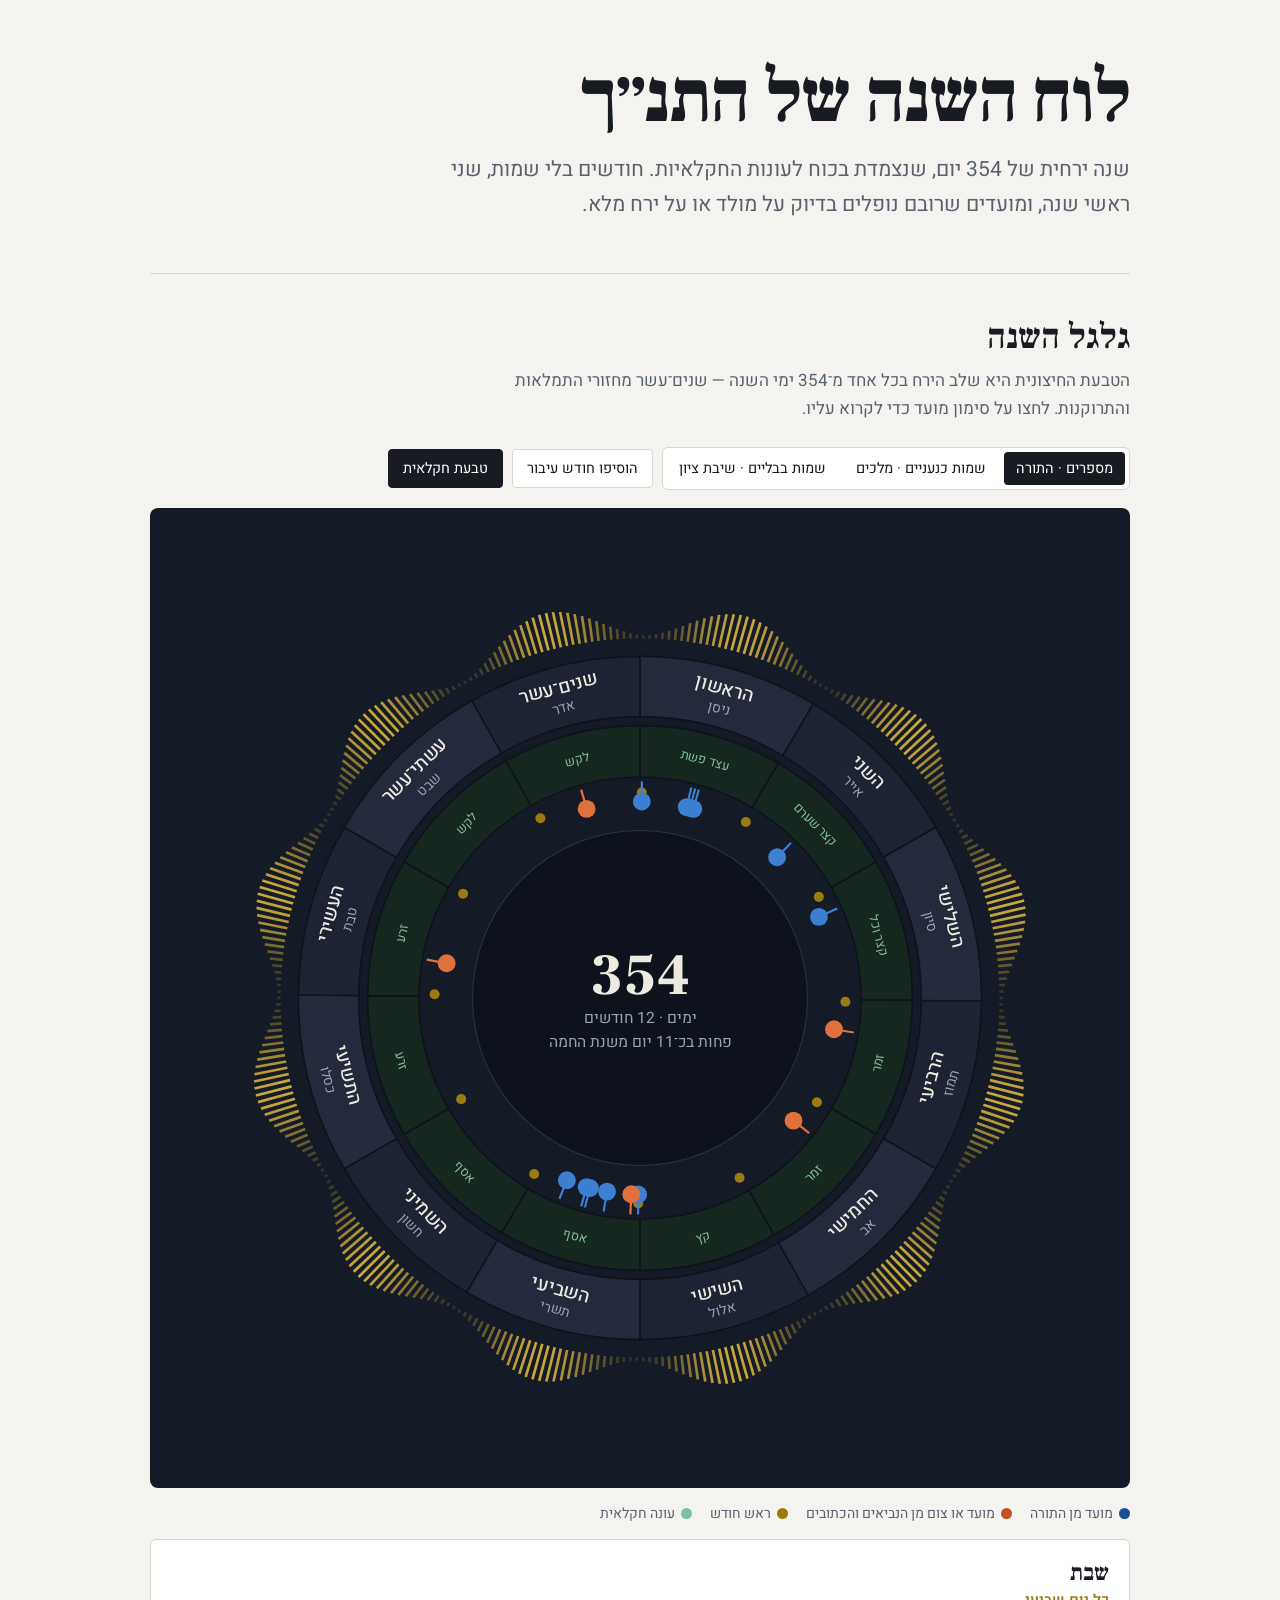
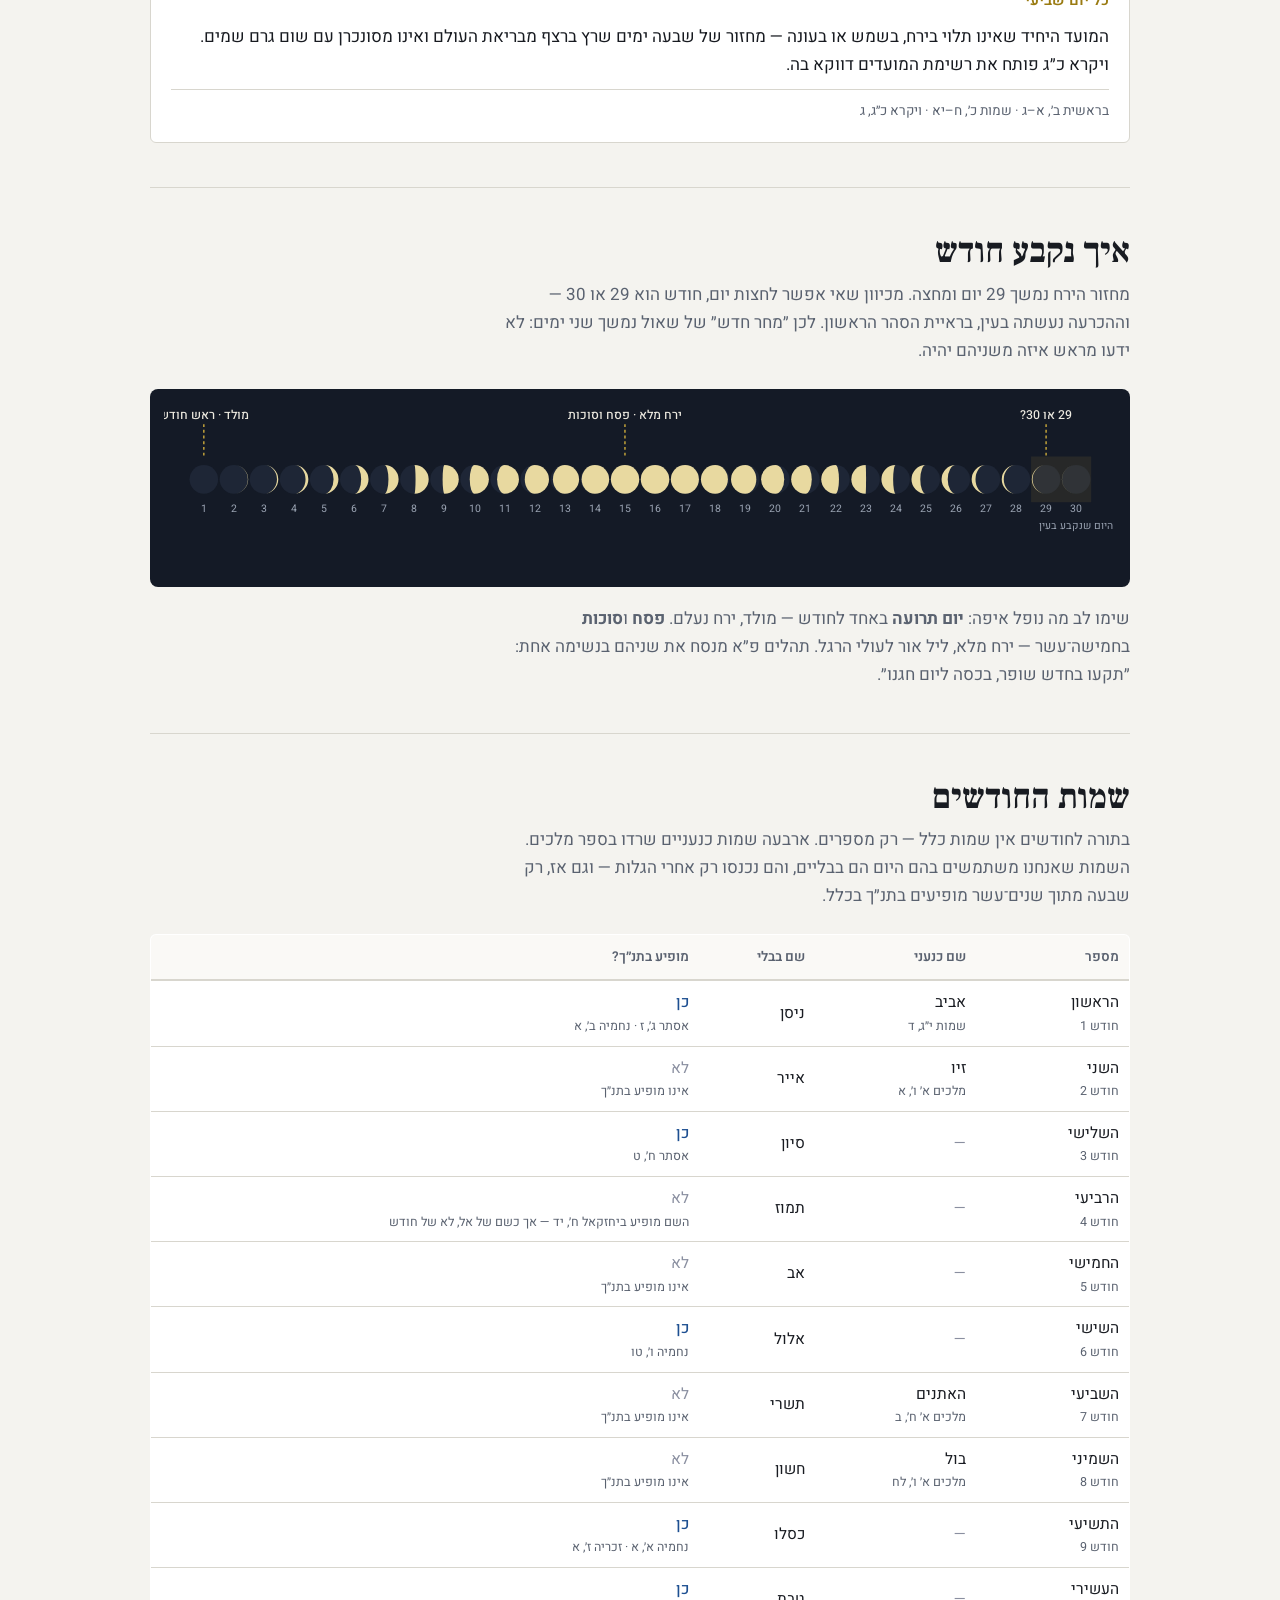
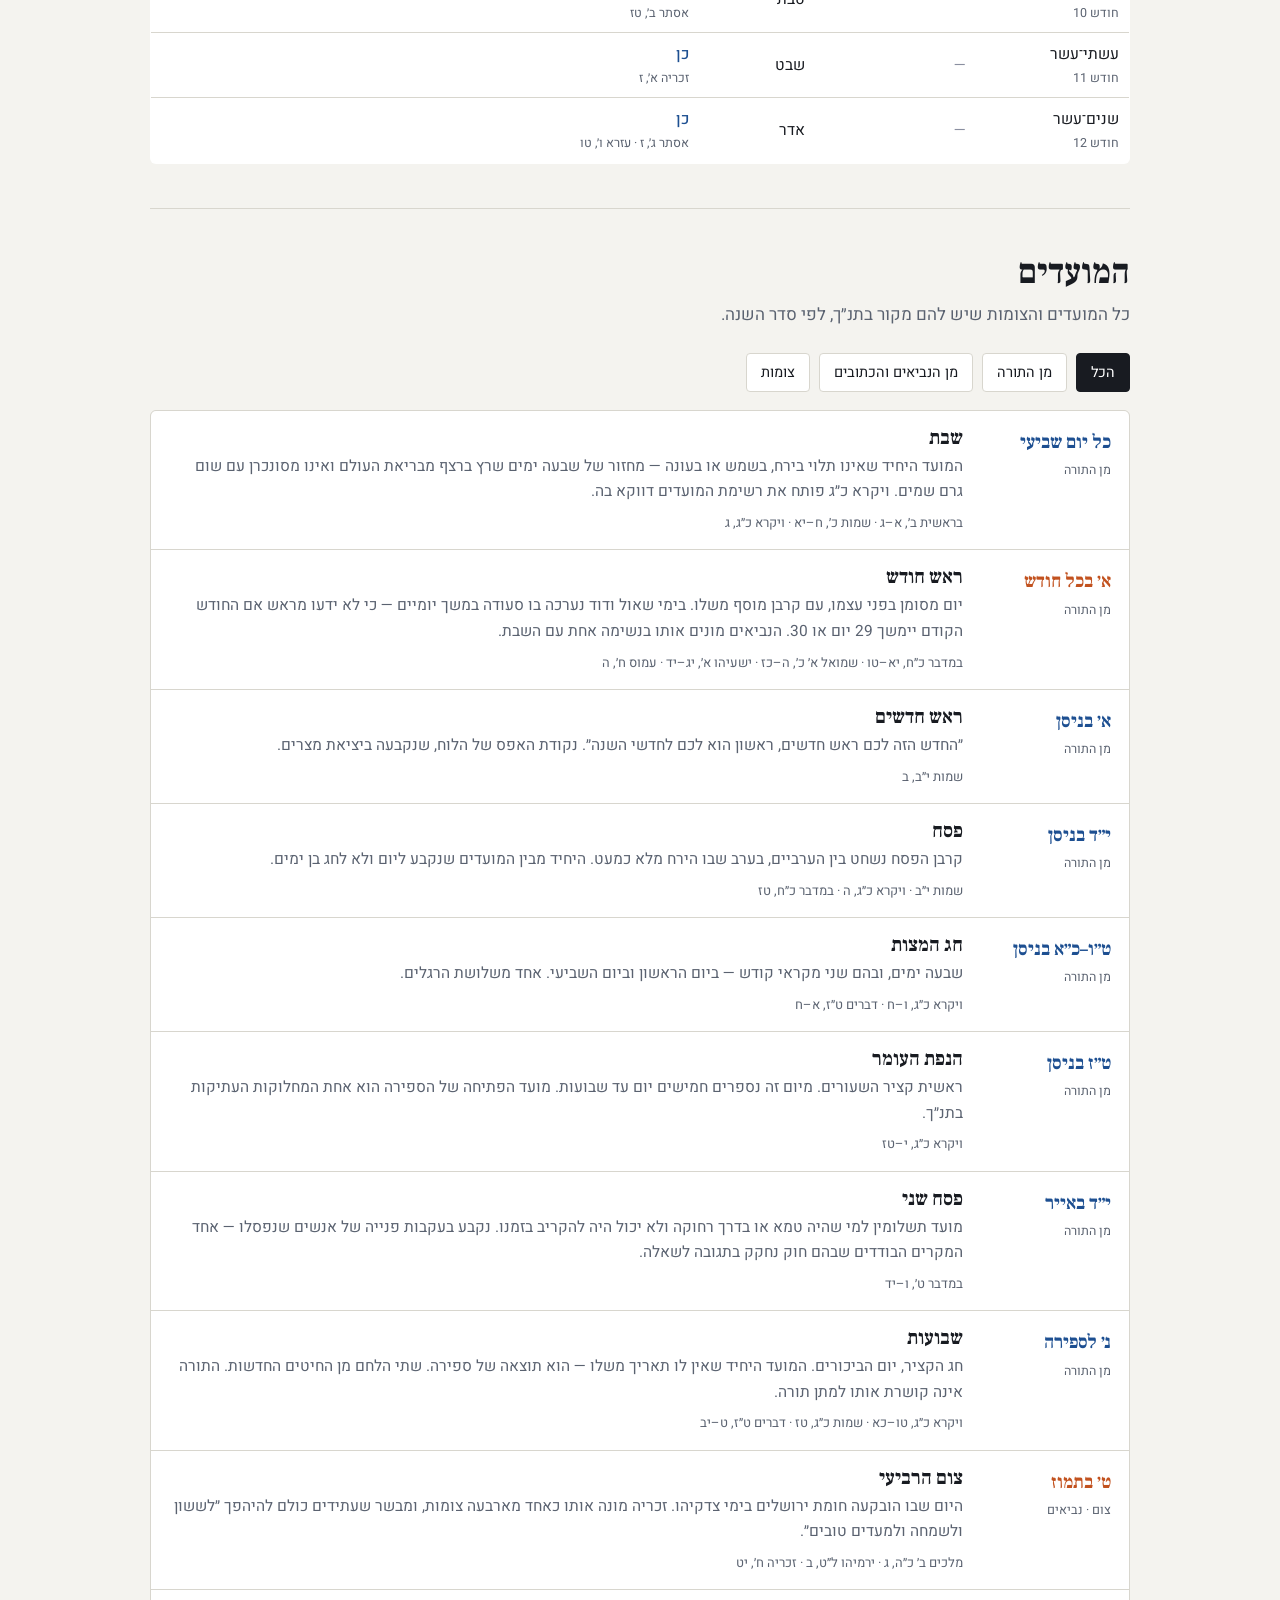
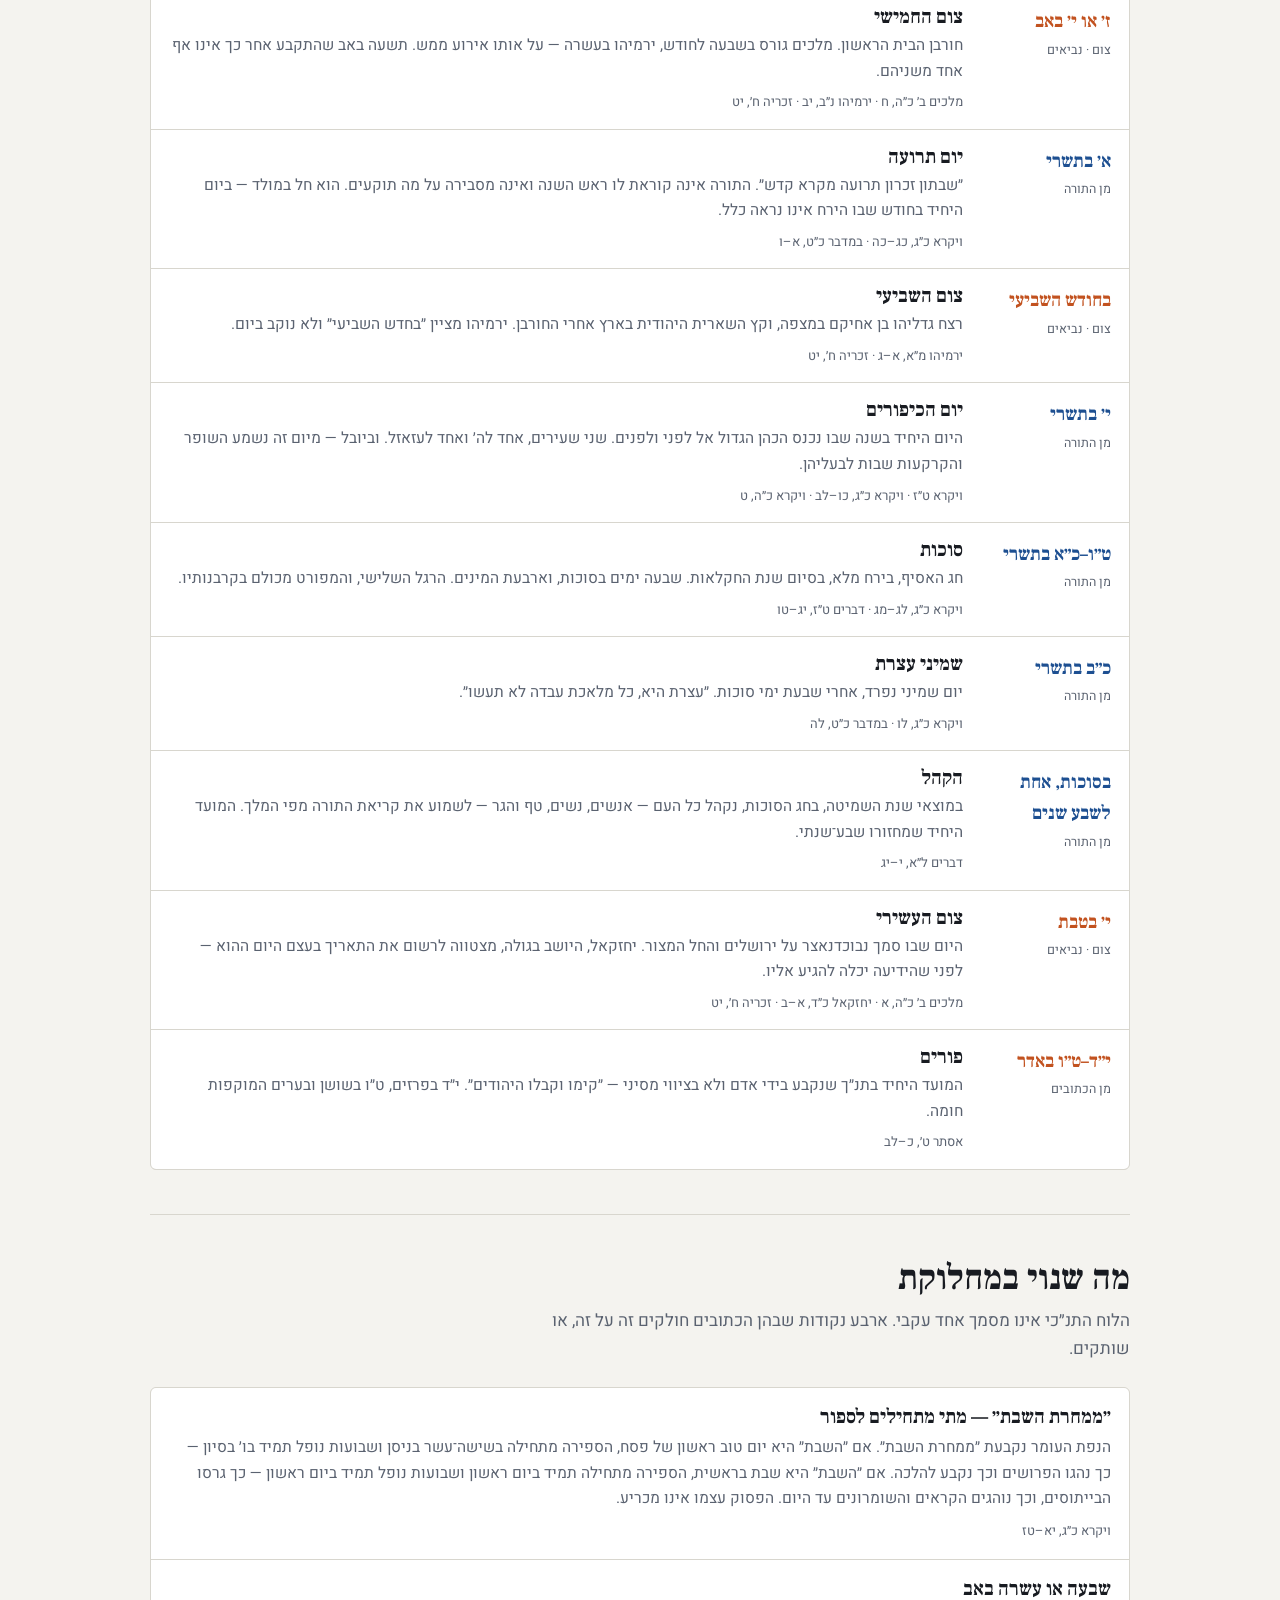
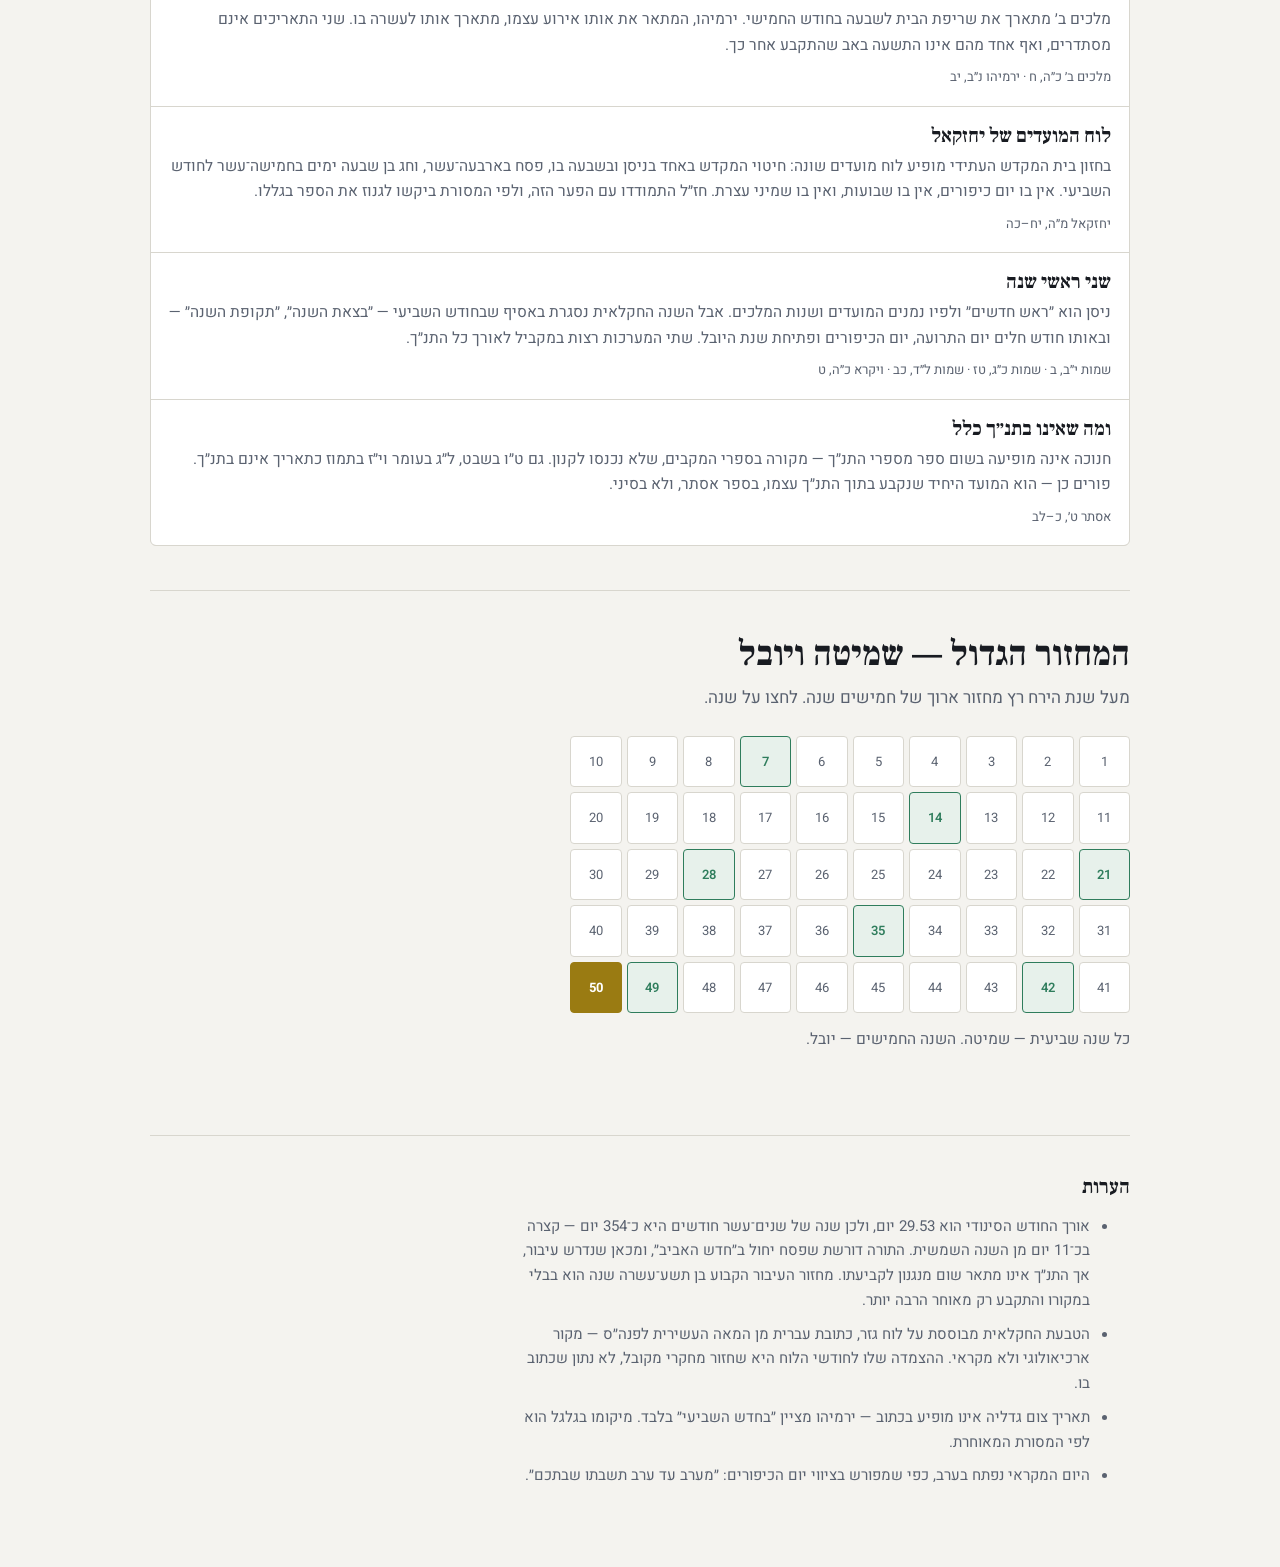
<file: skill/assets/luach-tanach.html>
<!DOCTYPE html>
<html lang="he" dir="rtl">
<head>
<meta charset="utf-8">
<meta name="viewport" content="width=device-width, initial-scale=1">
<title>לוח השנה של התנ״ך</title>
<link rel="preconnect" href="https://fonts.googleapis.com">
<link rel="preconnect" href="https://fonts.gstatic.com" crossorigin>
<link href="https://fonts.googleapis.com/css2?family=Frank+Ruhl+Libre:wght@400;500;700;900&family=Heebo:wght@300;400;500;600;700&display=swap" rel="stylesheet">
<style>
:root{
  --bg:#F4F3EF; --card:#FFF; --ink:#181B21; --ink2:#5A6270; --rule:#D8D6CE;
  --torah:#1D4F91; --nvi:#C2521F; --moon:#9A7B12; --agri:#2F7D5C; --none:#8A8FA0;
  --night:#141A26;
}
*{box-sizing:border-box}
body{margin:0;background:var(--bg);color:var(--ink);font-family:"Heebo",-apple-system,"Arial Hebrew",system-ui,sans-serif;font-size:17px;line-height:1.65}
h1,h2,h3{font-family:"Frank Ruhl Libre","Times New Roman","David Libre",serif;line-height:1.15;margin:0;font-weight:700}
p{margin:0 0 1em}
.wrap{max-width:1020px;margin:0 auto;padding:0 20px}
.num{font-variant-numeric:tabular-nums}
.mast{padding:56px 0 30px}
.mast h1{font-size:clamp(40px,8vw,74px);font-weight:900;letter-spacing:-.015em}
.mast .sub{font-size:clamp(17px,2.3vw,21px);color:var(--ink2);max-width:58ch;margin-top:12px}
section{padding:44px 0;border-top:1px solid var(--rule)}
section>h2{font-size:clamp(25px,4vw,35px);margin-bottom:8px}
section>.lede{color:var(--ink2);max-width:64ch;margin-bottom:24px}

.ctl{font-family:"Heebo";font-size:14.5px;background:#fff;border:1px solid var(--rule);border-radius:4px;padding:8px 14px;cursor:pointer;color:var(--ink)}
.ctl[aria-pressed="true"]{background:var(--ink);color:#fff;border-color:var(--ink)}
.ctl:focus-visible{outline:2px solid var(--moon);outline-offset:2px}
.controls{display:flex;flex-wrap:wrap;gap:9px;margin-bottom:18px;align-items:center}
.controls .grp{display:flex;gap:6px;border:1px solid var(--rule);border-radius:6px;padding:4px;background:#fff}
.controls .grp .ctl{border:0;padding:6px 12px}

/* wheel */
.wheelbox{background:var(--night);border-radius:8px;padding:10px}
svg.wheel{display:block;width:100%;height:auto;font-family:"Heebo"}
svg.wheel text{fill:#EDEAE0}
svg.wheel .mn{font-size:17px;font-weight:500}
svg.wheel .mn2{font-size:12.5px;fill:#9AA3B2}
svg.wheel .hub1{font-family:"Frank Ruhl Libre","Times New Roman","David Libre",serif;font-size:52px;font-weight:900;fill:#EDEAE0}
svg.wheel .hub2{font-size:14px;fill:#9AA3B2}
svg.wheel .fmark{cursor:pointer}
svg.wheel .fmark:hover circle.fd,svg.wheel .fmark.sel circle.fd{r:11}
svg.wheel .fmark:focus{outline:none}
svg.wheel .fmark:focus circle.fd{stroke:#fff;stroke-width:2}
svg.wheel .agtxt{font-size:11.5px;fill:#7FBFA4}
.readout{background:var(--card);border:1px solid var(--rule);border-radius:6px;padding:20px;margin-top:14px;min-height:120px}
.readout h3{font-size:23px;margin-bottom:2px}
.readout .dt{color:var(--moon);font-weight:600;font-size:15px;margin-bottom:10px}
.readout .src{font-size:13.5px;color:var(--ink2);margin-top:10px;padding-top:10px;border-top:1px solid var(--rule)}
.legend{display:flex;gap:18px;flex-wrap:wrap;font-size:14px;color:var(--ink2);margin-top:14px}
.legend i{display:inline-block;width:11px;height:11px;border-radius:50%;margin-inline-end:6px;vertical-align:-1px}

/* month strip */
.strip{background:var(--night);border-radius:8px;padding:18px 14px}
svg.mstrip{display:block;width:100%;height:auto}
svg.mstrip text{fill:#9AA3B2;font-family:"Heebo";font-size:11px}
svg.mstrip text.big{fill:#EDEAE0;font-size:13px;font-weight:500}

/* tables */
table{width:100%;border-collapse:collapse;background:var(--card);border:1px solid var(--rule);border-radius:6px;overflow:hidden}
th{text-align:start;font-size:13.5px;font-weight:600;color:var(--ink2);padding:11px 10px;background:#FAF9F6;border-bottom:2px solid var(--rule)}
td{padding:9px 10px;border-bottom:1px solid var(--rule);font-size:15.5px}
tr:last-child td{border-bottom:0}
td.no{color:var(--none)}
td.yes{color:var(--torah);font-weight:500}
td .ref{display:block;font-size:12.5px;color:var(--ink2);font-weight:400}

/* festival list */
.flist{display:grid;gap:1px;background:var(--rule);border:1px solid var(--rule);border-radius:6px;overflow:hidden}
.fitem{background:var(--card);padding:16px 18px;display:grid;grid-template-columns:130px 1fr;gap:18px;align-items:start}
.fitem .when{font-family:"Frank Ruhl Libre","Times New Roman","David Libre",serif;font-size:19px;font-weight:700;color:var(--torah)}
.fitem.nvi .when{color:var(--nvi)}
.fitem .when small{display:block;font-family:"Heebo";font-size:12.5px;font-weight:400;color:var(--ink2);margin-top:2px}
.fitem h3{font-size:20px;margin-bottom:4px}
.fitem p{font-size:15.5px;margin:0;color:var(--ink2)}
.fitem .src{font-size:13px;color:var(--ink2);margin-top:7px}
.fitem.hide{display:none}

/* disputes */
.disp{display:grid;gap:1px;background:var(--rule);border:1px solid var(--rule);border-radius:6px;overflow:hidden}
.disp>div{background:var(--card);padding:18px}
.disp h3{font-size:20px;margin-bottom:6px}
.disp p{font-size:15.5px;color:var(--ink2);margin:0}
.disp .src{font-size:13px;color:var(--ink2);margin-top:8px}

/* jubilee */
.jub{display:grid;grid-template-columns:repeat(10,1fr);gap:5px;max-width:560px}
.jub button{aspect-ratio:1;border:1px solid var(--rule);background:#fff;border-radius:4px;font-family:"Heebo";font-size:13px;cursor:pointer;color:var(--ink2);padding:0}
.jub button.sh{background:#E7F1EB;border-color:var(--agri);color:var(--agri);font-weight:600}
.jub button.jb{background:var(--moon);border-color:var(--moon);color:#fff;font-weight:700}
.jub button:focus-visible{outline:2px solid var(--ink);outline-offset:2px}
.jubout{margin-top:14px;font-size:15.5px;color:var(--ink2);min-height:48px}
.jubout b{color:var(--ink)}

footer{padding:40px 0 64px;border-top:1px solid var(--rule);font-size:15px;color:var(--ink2)}
footer h3{font-size:20px;color:var(--ink);margin-bottom:12px}
footer li{margin-bottom:9px;max-width:72ch}
@media(max-width:640px){
  body{font-size:16px}
  .fitem{grid-template-columns:1fr;gap:6px}
  td,th{padding:8px 7px;font-size:14.5px}
  .jub{grid-template-columns:repeat(5,1fr)}
  svg.wheel .mn{font-size:22px}
  svg.wheel .mn2{font-size:16px}
  svg.wheel .agtxt{display:none}
}
</style>
</head>
<body>
<div class="wrap">

<header class="mast">
  <h1>לוח השנה של התנ״ך</h1>
  <p class="sub">שנה ירחית של 354 יום, שנצמדת בכוח לעונות החקלאיות. חודשים בלי שמות, שני ראשי שנה, ומועדים שרובם נופלים בדיוק על מולד או על ירח מלא.</p>
</header>

<section>
  <h2>גלגל השנה</h2>
  <p class="lede">הטבעת החיצונית היא שלב הירח בכל אחד מ־354 ימי השנה — שנים־עשר מחזורי התמלאות והתרוקנות. לחצו על סימון מועד כדי לקרוא עליו.</p>

  <div class="controls">
    <div class="grp" role="group" aria-label="מערכת שמות החודשים">
      <button class="ctl" data-nm="num" aria-pressed="true">מספרים · התורה</button>
      <button class="ctl" data-nm="can" aria-pressed="false">שמות כנעניים · מלכים</button>
      <button class="ctl" data-nm="bab" aria-pressed="false">שמות בבליים · שיבת ציון</button>
    </div>
    <button class="ctl" id="leap" aria-pressed="false">הוסיפו חודש עיבור</button>
    <button class="ctl" id="agri" aria-pressed="true">טבעת חקלאית</button>
  </div>

  <div class="wheelbox"><svg class="wheel" id="wheel" role="img" aria-label="גלגל שנת הלוח התנ״כי"></svg></div>

  <div class="legend">
    <span><i style="background:#1D4F91"></i>מועד מן התורה</span>
    <span><i style="background:#C2521F"></i>מועד או צום מן הנביאים והכתובים</span>
    <span><i style="background:#9A7B12"></i>ראש חודש</span>
    <span><i style="background:#7FBFA4"></i>עונה חקלאית</span>
  </div>

  <div class="readout" id="readout"></div>
</section>

<section>
  <h2>איך נקבע חודש</h2>
  <p class="lede">מחזור הירח נמשך 29 יום ומחצה. מכיוון שאי אפשר לחצות יום, חודש הוא 29 או 30 — וההכרעה נעשתה בעין, בראיית הסהר הראשון. לכן ״מחר חדש״ של שאול נמשך שני ימים: לא ידעו מראש איזה משניהם יהיה.</p>
  <div class="strip"><svg class="mstrip" id="mstrip" role="img" aria-label="שלבי הירח לאורך חודש"></svg></div>
  <p class="lede" style="margin-top:18px;margin-bottom:0">שימו לב מה נופל איפה: <b>יום תרועה</b> באחד לחודש — מולד, ירח נעלם. <b>פסח</b> ו<b>סוכות</b> בחמישה־עשר — ירח מלא, ליל אור לעולי הרגל. תהלים פ״א מנסח את שניהם בנשימה אחת: ״תקעו בחדש שופר, בכסה ליום חגנו״.</p>
</section>

<section>
  <h2>שמות החודשים</h2>
  <p class="lede">בתורה לחודשים אין שמות כלל — רק מספרים. ארבעה שמות כנעניים שרדו בספר מלכים. השמות שאנחנו משתמשים בהם היום הם בבליים, והם נכנסו רק אחרי הגלות — וגם אז, רק שבעה מתוך שנים־עשר מופיעים בתנ״ך בכלל.</p>
  <table>
    <thead><tr><th>מספר</th><th>שם כנעני</th><th>שם בבלי</th><th>מופיע בתנ״ך?</th></tr></thead>
    <tbody id="monthtab"></tbody>
  </table>
</section>

<section>
  <h2>המועדים</h2>
  <p class="lede">כל המועדים והצומות שיש להם מקור בתנ״ך, לפי סדר השנה.</p>
  <div class="controls">
    <button class="ctl fl" data-f="all" aria-pressed="true">הכל</button>
    <button class="ctl fl" data-f="torah" aria-pressed="false">מן התורה</button>
    <button class="ctl fl" data-f="nvi" aria-pressed="false">מן הנביאים והכתובים</button>
    <button class="ctl fl" data-f="fast" aria-pressed="false">צומות</button>
  </div>
  <div class="flist" id="flist"></div>
</section>

<section>
  <h2>מה שנוי במחלוקת</h2>
  <p class="lede">הלוח התנ״כי אינו מסמך אחד עקבי. ארבע נקודות שבהן הכתובים חולקים זה על זה, או שותקים.</p>
  <div class="disp">
    <div>
      <h3>״ממחרת השבת״ — מתי מתחילים לספור</h3>
      <p>הנפת העומר נקבעת ״ממחרת השבת״. אם ״השבת״ היא יום טוב ראשון של פסח, הספירה מתחילה בשישה־עשר בניסן ושבועות נופל תמיד בו׳ בסיון — כך נהגו הפרושים וכך נקבע להלכה. אם ״השבת״ היא שבת בראשית, הספירה מתחילה תמיד ביום ראשון ושבועות נופל תמיד ביום ראשון — כך גרסו הבייתוסים, וכך נוהגים הקראים והשומרונים עד היום. הפסוק עצמו אינו מכריע.</p>
      <p class="src">ויקרא כ״ג, יא–טז</p>
    </div>
    <div>
      <h3>שבעה או עשרה באב</h3>
      <p>מלכים ב׳ מתארך את שריפת הבית לשבעה בחודש החמישי. ירמיהו, המתאר את אותו אירוע עצמו, מתארך אותו לעשרה בו. שני התאריכים אינם מסתדרים, ואף אחד מהם אינו התשעה באב שהתקבע אחר כך.</p>
      <p class="src">מלכים ב׳ כ״ה, ח · ירמיהו נ״ב, יב</p>
    </div>
    <div>
      <h3>לוח המועדים של יחזקאל</h3>
      <p>בחזון בית המקדש העתידי מופיע לוח מועדים שונה: חיטוי המקדש באחד בניסן ובשבעה בו, פסח בארבעה־עשר, וחג בן שבעה ימים בחמישה־עשר לחודש השביעי. אין בו יום כיפורים, אין בו שבועות, ואין בו שמיני עצרת. חז״ל התמודדו עם הפער הזה, ולפי המסורת ביקשו לגנוז את הספר בגללו.</p>
      <p class="src">יחזקאל מ״ה, יח–כה</p>
    </div>
    <div>
      <h3>שני ראשי שנה</h3>
      <p>ניסן הוא ״ראש חדשים״ ולפיו נמנים המועדים ושנות המלכים. אבל השנה החקלאית נסגרת באסיף שבחודש השביעי — ״בצאת השנה״, ״תקופת השנה״ — ובאותו חודש חלים יום התרועה, יום הכיפורים ופתיחת שנת היובל. שתי המערכות רצות במקביל לאורך כל התנ״ך.</p>
      <p class="src">שמות י״ב, ב · שמות כ״ג, טז · שמות ל״ד, כב · ויקרא כ״ה, ט</p>
    </div>
    <div>
      <h3>ומה שאינו בתנ״ך כלל</h3>
      <p>חנוכה אינה מופיעה בשום ספר מספרי התנ״ך — מקורה בספרי המקבים, שלא נכנסו לקנון. גם ט״ו בשבט, ל״ג בעומר וי״ז בתמוז כתאריך אינם בתנ״ך. פורים כן — הוא המועד היחיד שנקבע בתוך התנ״ך עצמו, בספר אסתר, ולא בסיני.</p>
      <p class="src">אסתר ט׳, כ–לב</p>
    </div>
  </div>
</section>

<section>
  <h2>המחזור הגדול — שמיטה ויובל</h2>
  <p class="lede">מעל שנת הירח רץ מחזור ארוך של חמישים שנה. לחצו על שנה.</p>
  <div class="jub" id="jub"></div>
  <p class="jubout" id="jubout">כל שנה שביעית — שמיטה. השנה החמישים — יובל.</p>
</section>

<footer>
  <h3>הערות</h3>
  <ul>
    <li>אורך החודש הסינודי הוא 29.53 יום, ולכן שנה של שנים־עשר חודשים היא כ־354 יום — קצרה בכ־11 יום מן השנה השמשית. התורה דורשת שפסח יחול ב״חדש האביב״, ומכאן שנדרש עיבור, אך התנ״ך אינו מתאר שום מנגנון לקביעתו. מחזור העיבור הקבוע בן תשע־עשרה שנה הוא בבלי במקורו והתקבע רק מאוחר הרבה יותר.</li>
    <li>הטבעת החקלאית מבוססת על לוח גזר, כתובת עברית מן המאה העשירית לפנה״ס — מקור ארכיאולוגי ולא מקראי. ההצמדה שלו לחודשי הלוח היא שחזור מחקרי מקובל, לא נתון שכתוב בו.</li>
    <li>תאריך צום גדליה אינו מופיע בכתוב — ירמיהו מציין ״בחדש השביעי״ בלבד. מיקומו בגלגל הוא לפי המסורת המאוחרת.</li>
    <li>היום המקראי נפתח בערב, כפי שמפורש בציווי יום הכיפורים: ״מערב עד ערב תשבתו שבתכם״.</li>
  </ul>
</footer>
</div>

<script>
const SYN=29.530588;
const months=[
 {num:"הראשון",can:"אביב",bab:"ניסן",canRef:"שמות י״ג, ד",inT:"אסתר ג׳, ז · נחמיה ב׳, א"},
 {num:"השני",can:"זיו",bab:"אייר",canRef:"מלכים א׳ ו׳, א",inT:null},
 {num:"השלישי",can:null,bab:"סיון",inT:"אסתר ח׳, ט"},
 {num:"הרביעי",can:null,bab:"תמוז",inT:null,note:"השם מופיע ביחזקאל ח׳, יד — אך כשם של אל, לא של חודש"},
 {num:"החמישי",can:null,bab:"אב",inT:null},
 {num:"השישי",can:null,bab:"אלול",inT:"נחמיה ו׳, טו"},
 {num:"השביעי",can:"האתנים",bab:"תשרי",canRef:"מלכים א׳ ח׳, ב",inT:null},
 {num:"השמיני",can:"בול",bab:"חשון",canRef:"מלכים א׳ ו׳, לח",inT:null},
 {num:"התשיעי",can:null,bab:"כסלו",inT:"נחמיה א׳, א · זכריה ז׳, א"},
 {num:"העשירי",can:null,bab:"טבת",inT:"אסתר ב׳, טז"},
 {num:"עשתי־עשר",can:null,bab:"שבט",inT:"זכריה א׳, ז"},
 {num:"שנים־עשר",can:null,bab:"אדר",inT:"אסתר ג׳, ז · עזרא ו׳, טו"}
];
const agri=["עצד פשת","קצר שערם","קצר וכל","זמר","זמר","קץ","אסף","אסף","זרע","זרע","לקש","לקש"];

const fests=[
 {m:1,d:1,n:"ראש חדשים",cat:"torah",when:"א׳ בניסן",
  t:"״החדש הזה לכם ראש חדשים, ראשון הוא לכם לחדשי השנה״. נקודת האפס של הלוח, שנקבעה ביציאת מצרים.",src:"שמות י״ב, ב"},
 {m:1,d:14,n:"פסח",cat:"torah",when:"י״ד בניסן",
  t:"קרבן הפסח נשחט בין הערביים, בערב שבו הירח מלא כמעט. היחיד מבין המועדים שנקבע ליום ולא לחג בן ימים.",src:"שמות י״ב · ויקרא כ״ג, ה · במדבר כ״ח, טז"},
 {m:1,d:15,n:"חג המצות",cat:"torah",when:"ט״ו–כ״א בניסן",
  t:"שבעה ימים, ובהם שני מקראי קודש — ביום הראשון וביום השביעי. אחד משלושת הרגלים.",src:"ויקרא כ״ג, ו–ח · דברים ט״ז, א–ח"},
 {m:1,d:16,n:"הנפת העומר",cat:"torah",when:"ט״ז בניסן · ״ממחרת השבת״",
  t:"ראשית קציר השעורים. מיום זה נספרים חמישים יום עד שבועות. מועד הפתיחה של הספירה הוא אחת המחלוקות העתיקות בתנ״ך.",src:"ויקרא כ״ג, י–טז"},
 {m:2,d:14,n:"פסח שני",cat:"torah",when:"י״ד באייר",
  t:"מועד תשלומין למי שהיה טמא או בדרך רחוקה ולא יכול היה להקריב בזמנו. נקבע בעקבות פנייה של אנשים שנפסלו — אחד המקרים הבודדים שבהם חוק נחקק בתגובה לשאלה.",src:"במדבר ט׳, ו–יד"},
 {m:3,d:6,n:"שבועות",cat:"torah",when:"נ׳ לספירה · ו׳ בסיון",
  t:"חג הקציר, יום הביכורים. המועד היחיד שאין לו תאריך משלו — הוא תוצאה של ספירה. שתי הלחם מן החיטים החדשות. התורה אינה קושרת אותו למתן תורה.",src:"ויקרא כ״ג, טו–כא · שמות כ״ג, טז · דברים ט״ז, ט–יב"},
 {m:4,d:9,n:"צום הרביעי",cat:"fast",when:"ט׳ בתמוז",
  t:"היום שבו הובקעה חומת ירושלים בימי צדקיהו. זכריה מונה אותו כאחד מארבעה צומות, ומבשר שעתידים כולם להיהפך ״לששון ולשמחה ולמעדים טובים״.",src:"מלכים ב׳ כ״ה, ג · ירמיהו ל״ט, ב · זכריה ח׳, יט"},
 {m:5,d:9,n:"צום החמישי",cat:"fast",when:"ז׳ או י׳ באב",
  t:"חורבן הבית הראשון. מלכים גורס בשבעה לחודש, ירמיהו בעשרה — על אותו אירוע ממש. תשעה באב שהתקבע אחר כך אינו אף אחד משניהם.",src:"מלכים ב׳ כ״ה, ח · ירמיהו נ״ב, יב · זכריה ח׳, יט"},
 {m:7,d:1,n:"יום תרועה",cat:"torah",when:"א׳ בתשרי",
  t:"״שבתון זכרון תרועה מקרא קדש״. התורה אינה קוראת לו ראש השנה ואינה מסבירה על מה תוקעים. הוא חל במולד — ביום היחיד בחודש שבו הירח אינו נראה כלל.",src:"ויקרא כ״ג, כג–כה · במדבר כ״ט, א–ו"},
 {m:7,d:3,n:"צום השביעי",cat:"fast",when:"בחודש השביעי",
  t:"רצח גדליהו בן אחיקם במצפה, וקץ השארית היהודית בארץ אחרי החורבן. ירמיהו מציין ״בחדש השביעי״ ולא נוקב ביום.",src:"ירמיהו מ״א, א–ג · זכריה ח׳, יט"},
 {m:7,d:10,n:"יום הכיפורים",cat:"torah",when:"י׳ בתשרי",
  t:"היום היחיד בשנה שבו נכנס הכהן הגדול אל לפני ולפנים. שני שעירים, אחד לה׳ ואחד לעזאזל. וביובל — מיום זה נשמע השופר והקרקעות שבות לבעליהן.",src:"ויקרא ט״ז · ויקרא כ״ג, כו–לב · ויקרא כ״ה, ט"},
 {m:7,d:15,n:"סוכות",cat:"torah",when:"ט״ו–כ״א בתשרי",
  t:"חג האסיף, בירח מלא, בסיום שנת החקלאות. שבעה ימים בסוכות, וארבעת המינים. הרגל השלישי, והמפורט מכולם בקרבנותיו.",src:"ויקרא כ״ג, לג–מג · דברים ט״ז, יג–טו"},
 {m:7,d:22,n:"שמיני עצרת",cat:"torah",when:"כ״ב בתשרי",
  t:"יום שמיני נפרד, אחרי שבעת ימי סוכות. ״עצרת היא, כל מלאכת עבדה לא תעשו״.",src:"ויקרא כ״ג, לו · במדבר כ״ט, לה"},
 {m:7,d:16,n:"הקהל",cat:"torah",when:"בסוכות, אחת לשבע שנים",
  t:"במוצאי שנת השמיטה, בחג הסוכות, נקהל כל העם — אנשים, נשים, טף והגר — לשמוע את קריאת התורה מפי המלך. המועד היחיד שמחזורו שבע־שנתי.",src:"דברים ל״א, י–יג"},
 {m:10,d:10,n:"צום העשירי",cat:"fast",when:"י׳ בטבת",
  t:"היום שבו סמך נבוכדנאצר על ירושלים והחל המצור. יחזקאל, היושב בגולה, מצטווה לרשום את התאריך בעצם היום ההוא — לפני שהידיעה יכלה להגיע אליו.",src:"מלכים ב׳ כ״ה, א · יחזקאל כ״ד, א–ב · זכריה ח׳, יט"},
 {m:12,d:14,n:"פורים",cat:"nvi",when:"י״ד–ט״ו באדר",
  t:"המועד היחיד בתנ״ך שנקבע בידי אדם ולא בציווי מסיני — ״קימו וקבלו היהודים״. י״ד בפרזים, ט״ו בשושן ובערים המוקפות חומה.",src:"אסתר ט׳, כ–לב"}
];
const shabbat={n:"שבת",cat:"torah",when:"כל יום שביעי",
 t:"המועד היחיד שאינו תלוי בירח, בשמש או בעונה — מחזור של שבעה ימים שרץ ברצף מבריאת העולם ואינו מסונכרן עם שום גרם שמים. ויקרא כ״ג פותח את רשימת המועדים דווקא בה.",
 src:"בראשית ב׳, א–ג · שמות כ׳, ח–יא · ויקרא כ״ג, ג"};
const rosh={n:"ראש חודש",cat:"moon",when:"א׳ בכל חודש",
 t:"יום מסומן בפני עצמו, עם קרבן מוסף משלו. בימי שאול ודוד נערכה בו סעודה במשך יומיים — כי לא ידעו מראש אם החודש הקודם יימשך 29 יום או 30. הנביאים מונים אותו בנשימה אחת עם השבת.",
 src:"במדבר כ״ח, יא–טו · שמואל א׳ כ׳, ה–כז · ישעיהו א׳, יג–יד · עמוס ח׳, ה"};

/* ---------- month names table ---------- */
document.getElementById("monthtab").innerHTML=months.map((m,i)=>`
 <tr>
   <td>${m.num}<span class="ref">חודש ${i+1}</span></td>
   <td>${m.can?`${m.can}<span class="ref">${m.canRef}</span>`:"<span style='color:var(--none)'>—</span>"}</td>
   <td>${m.bab}</td>
   <td class="${m.inT?"yes":"no"}">${m.inT?`כן<span class="ref">${m.inT}</span>`:`לא<span class="ref">${m.note||"אינו מופיע בתנ״ך"}</span>`}</td>
 </tr>`).join("");

/* ---------- wheel ---------- */
let naming="num", leap=false, showAgri=true, sel=null;
const C=430, R_TICK_IN=322, R_TICK_MAX=30, R_MON_OUT=306, R_MON_IN=252, R_AG_OUT=244, R_AG_IN=198, R_FEST=176;
const pol=(r,a)=>[C+r*Math.cos(a),C+r*Math.sin(a)];
const ang=(i,N)=>(-90+i/N*360)*Math.PI/180;

function monthLabel(i){
  if(naming==="num") return months[i].num;
  if(naming==="can") return months[i].can||months[i].num;
  return months[i].bab;
}
function subLabel(i){
  if(naming==="num") return months[i].bab;
  if(naming==="can") return months[i].can?months[i].num:"אין שם כנעני";
  return months[i].num;
}
function arcPath(r1,r2,a1,a2){
  const [x1,y1]=pol(r2,a1),[x2,y2]=pol(r2,a2),[x3,y3]=pol(r1,a2),[x4,y4]=pol(r1,a1);
  const laf=(a2-a1)>Math.PI?1:0;
  return `M${x1},${y1} A${r2},${r2} 0 ${laf},1 ${x2},${y2} L${x3},${y3} A${r1},${r1} 0 ${laf},0 ${x4},${y4} Z`;
}
function drawWheel(){
  const MN=leap?13:12;
  const bounds=[];let acc=0;
  for(let i=0;i<MN;i++){bounds.push(acc);acc+=(i%2===0?30:29);}
  const N=acc;
  let s="";
  // moon ticks
  for(let d=0;d<N;d++){
    const ph=(d%SYN)/SYN, illum=(1-Math.cos(2*Math.PI*ph))/2;
    const a=ang(d+0.5,N), h=3+R_TICK_MAX*illum;
    const [x1,y1]=pol(R_TICK_IN,a),[x2,y2]=pol(R_TICK_IN+h,a);
    s+=`<line x1="${x1.toFixed(1)}" y1="${y1.toFixed(1)}" x2="${x2.toFixed(1)}" y2="${y2.toFixed(1)}" stroke="#C9A83B" stroke-opacity="${(0.18+0.82*illum).toFixed(2)}" stroke-width="2.4"/>`;
  }
  // month sectors
  for(let i=0;i<MN;i++){
    const st=bounds[i], en=(i===MN-1?N:bounds[i+1]);
    const a1=ang(st,N),a2=ang(en,N);
    const isLeapM=leap&&i===12;
    s+=`<path d="${arcPath(R_MON_IN,R_MON_OUT,a1,a2)}" fill="${isLeapM?"#3A3320":(i%2?"#1D2333":"#222A3C")}" stroke="#0E121C" stroke-width="1.5"/>`;
    const am=(a1+a2)/2;
    const [tx,ty]=pol((R_MON_IN+R_MON_OUT)/2,am);
    let deg=am*180/Math.PI+90; if(deg>90&&deg<270)deg-=180;
    const nm=isLeapM?"חודש העיבור":monthLabel(i);
    const sb=isLeapM?"אינו מתואר בתנ״ך":subLabel(i);
    s+=`<g transform="translate(${tx.toFixed(1)},${ty.toFixed(1)}) rotate(${deg.toFixed(1)})">
        <text class="mn" text-anchor="middle" y="-3">${nm}</text>
        <text class="mn2" text-anchor="middle" y="14">${sb}</text></g>`;
    // agri ring
    if(showAgri&&!isLeapM){
      s+=`<path d="${arcPath(R_AG_IN,R_AG_OUT,a1,a2)}" fill="#16271F" stroke="#0E121C" stroke-width="1.5"/>`;
      const [ax,ay]=pol((R_AG_IN+R_AG_OUT)/2,am);
      s+=`<g transform="translate(${ax.toFixed(1)},${ay.toFixed(1)}) rotate(${deg.toFixed(1)})">
          <text class="agtxt" text-anchor="middle" y="4">${agri[i]}</text></g>`;
    }
    // rosh chodesh
    if(!isLeapM){
      const ar=ang(st+0.5,N);
      const [rx,ry]=pol(R_FEST+8,ar);
      s+=`<g class="fmark" data-k="rosh" tabindex="0" role="button" aria-label="ראש חודש">
          <circle cx="${rx.toFixed(1)}" cy="${ry.toFixed(1)}" r="4.5" fill="#9A7B12"/></g>`;
    }
  }
  // festivals
  fests.forEach((f,idx)=>{
    if(f.m-1>=MN)return;
    const day=bounds[f.m-1]+f.d-1;
    const a=ang(day+0.5,N);
    const [x1,y1]=pol(R_FEST,a),[x2,y2]=pol(R_AG_IN-4,a);
    const col=f.cat==="torah"?"#3D7FD1":"#E0703C";
    s+=`<g class="fmark${sel===idx?" sel":""}" data-f="${idx}" tabindex="0" role="button" aria-label="${f.n}">
        <line x1="${x1.toFixed(1)}" y1="${y1.toFixed(1)}" x2="${x2.toFixed(1)}" y2="${y2.toFixed(1)}" stroke="${col}" stroke-width="2"/>
        <circle class="fd" cx="${x1.toFixed(1)}" cy="${y1.toFixed(1)}" r="${sel===idx?11:8}" fill="${col}"/>
        </g>`;
  });
  // hub
  s+=`<circle cx="${C}" cy="${C}" r="${R_FEST-26}" fill="#0E121C" stroke="#2A3348"/>
      <text class="hub1" x="${C}" y="${C-4}" text-anchor="middle">${N}</text>
      <text class="hub2" x="${C}" y="${C+22}" text-anchor="middle">ימים · ${MN} חודשים</text>
      <text class="hub2" x="${C}" y="${C+44}" text-anchor="middle">${leap?"שנה מעוברת":"פחות בכ־11 יום משנת החמה"}</text>`;
  const w=document.getElementById("wheel");
  w.setAttribute("viewBox","0 0 860 860");
  w.innerHTML=s;
  w.querySelectorAll(".fmark").forEach(g=>{
    const act=()=>{
      if(g.dataset.k==="rosh"){sel=null;showRead(rosh);}
      else{sel=+g.dataset.f;showRead(fests[sel]);}
      drawWheel();
    };
    g.addEventListener("click",act);
    g.addEventListener("keydown",e=>{if(e.key==="Enter"||e.key===" "){e.preventDefault();act();}});
  });
}
function showRead(f){
  document.getElementById("readout").innerHTML=
    `<h3>${f.n}</h3><div class="dt">${f.when}</div><p style="margin:0">${f.t}</p><div class="src">${f.src}</div>`;
}
showRead(shabbat);
document.querySelectorAll("[data-nm]").forEach(b=>b.onclick=()=>{
  naming=b.dataset.nm;
  document.querySelectorAll("[data-nm]").forEach(o=>o.setAttribute("aria-pressed",o===b));
  drawWheel();
});
document.getElementById("leap").onclick=e=>{leap=!leap;e.currentTarget.setAttribute("aria-pressed",leap);drawWheel();};
document.getElementById("agri").onclick=e=>{showAgri=!showAgri;e.currentTarget.setAttribute("aria-pressed",showAgri);drawWheel();};
drawWheel();

/* ---------- month strip ---------- */
(function(){
  const W=1000,H=170,n=30,r=15,pad=26;
  const step=(W-pad*2)/n;
  let s="";
  for(let d=0;d<n;d++){
    const ph=d/SYN, k=(1-Math.cos(2*Math.PI*ph))/2, waxing=ph<0.5;
    const cx=pad+step*(d+0.5), cy=76;
    s+=`<circle cx="${cx.toFixed(1)}" cy="${cy}" r="${r}" fill="#1E2636"/>`;
    const rx=r*Math.abs(1-2*k);
    const so=waxing?1:0, si=(k<0.5)?(waxing?0:1):(waxing?1:0);
    s+=`<path transform="translate(${cx.toFixed(1)},${cy})" d="M0,${-r} A${r},${r} 0 0,${so} 0,${r} A${rx.toFixed(2)},${r} 0 0,${si} 0,${-r} Z" fill="#E8D9A0"/>`;
    s+=`<text x="${cx.toFixed(1)}" y="${cy+34}" text-anchor="middle">${d+1}</text>`;
  }
  const at=i=>pad+step*(i+0.5);
  const marks=[[0,"מולד · ראש חודש"],[14,"ירח מלא · פסח וסוכות"],[28,"29 או 30?"]];
  marks.forEach(([i,t])=>{
    s+=`<line x1="${at(i).toFixed(1)}" y1="18" x2="${at(i).toFixed(1)}" y2="52" stroke="#C9A83B" stroke-width="1.5" stroke-dasharray="3 3"/>
        <text class="big" x="${at(i).toFixed(1)}" y="13" text-anchor="middle">${t}</text>`;
  });
  s+=`<rect x="${(at(28)-step/2).toFixed(1)}" y="52" width="${(step*2).toFixed(1)}" height="48" fill="#C9A83B" fill-opacity=".10"/>
      <text x="${at(29).toFixed(1)}" y="128" text-anchor="middle">היום שנקבע בעין</text>`;
  const el=document.getElementById("mstrip");
  el.setAttribute("viewBox",`0 0 ${W} ${H}`);
  el.innerHTML=s;
})();

/* ---------- festival list ---------- */
const all=[shabbat,rosh,...fests];
const flist=document.getElementById("flist");
flist.innerHTML=all.map(f=>{
  const cls=(f.cat==="torah")?"":"nvi";
  return `<div class="fitem ${cls}" data-cat="${f.cat}">
    <div class="when">${f.when.split(" · ")[0]}<small>${f.cat==="torah"?"מן התורה":f.cat==="fast"?"צום · נביאים":f.cat==="moon"?"מן התורה":"מן הכתובים"}</small></div>
    <div><h3>${f.n}</h3><p>${f.t}</p><div class="src">${f.src}</div></div></div>`;
}).join("");
document.querySelectorAll(".fl").forEach(b=>b.onclick=()=>{
  const f=b.dataset.f;
  document.querySelectorAll(".fl").forEach(o=>o.setAttribute("aria-pressed",o===b));
  document.querySelectorAll(".fitem").forEach(it=>{
    const c=it.dataset.cat;
    const show=f==="all"||(f==="torah"&&(c==="torah"||c==="moon"))||(f==="nvi"&&(c==="nvi"||c==="fast"))||(f==="fast"&&c==="fast");
    it.classList.toggle("hide",!show);
  });
});

/* ---------- jubilee ---------- */
const jub=document.getElementById("jub");
jub.innerHTML=Array.from({length:50},(_,i)=>{
  const y=i+1, sh=y%7===0&&y!==49?false:false;
  const isSh=y%7===0, isJ=y===50;
  return `<button data-y="${y}" class="${isJ?"jb":isSh?"sh":""}">${y}</button>`;
}).join("");
jub.querySelectorAll("button").forEach(b=>b.onclick=()=>{
  const y=+b.dataset.y;
  const o=document.getElementById("jubout");
  if(y===50) o.innerHTML=`<b>שנת היובל.</b> נפתחת בשופר ביום הכיפורים. כל שדה חוזר לבעליו המקורי, וכל עבד עברי יוצא לחופשי. המכירה שלפניה מעולם לא הייתה מכירה אלא חכירה — ״כי לי הארץ, כי גרים ותושבים אתם עמדי״. <span style="font-size:13px">ויקרא כ״ה, ח–כד</span>`;
  else if(y%7===0) o.innerHTML=`<b>שנת שמיטה.</b> ״שבת שבתון יהיה לארץ״ — לא זורעים, לא זומרים, ולא אוספים. הספיח הפקר לכל. בסוף שנה זו נשמטים גם החובות, ובחג הסוכות שאחריה מתקיים מעמד הקהל. <span style="font-size:13px">ויקרא כ״ה, א–ז · דברים ט״ו, א–יא</span>`;
  else o.innerHTML=`<b>שנה ${y}.</b> שנת עבודה רגילה. ${7-(y%7)} שנים עד השמיטה הבאה${y<50?`, ו־${50-y} עד היובל`:""}.`;
});
</script>
</body>
</html>
</file>
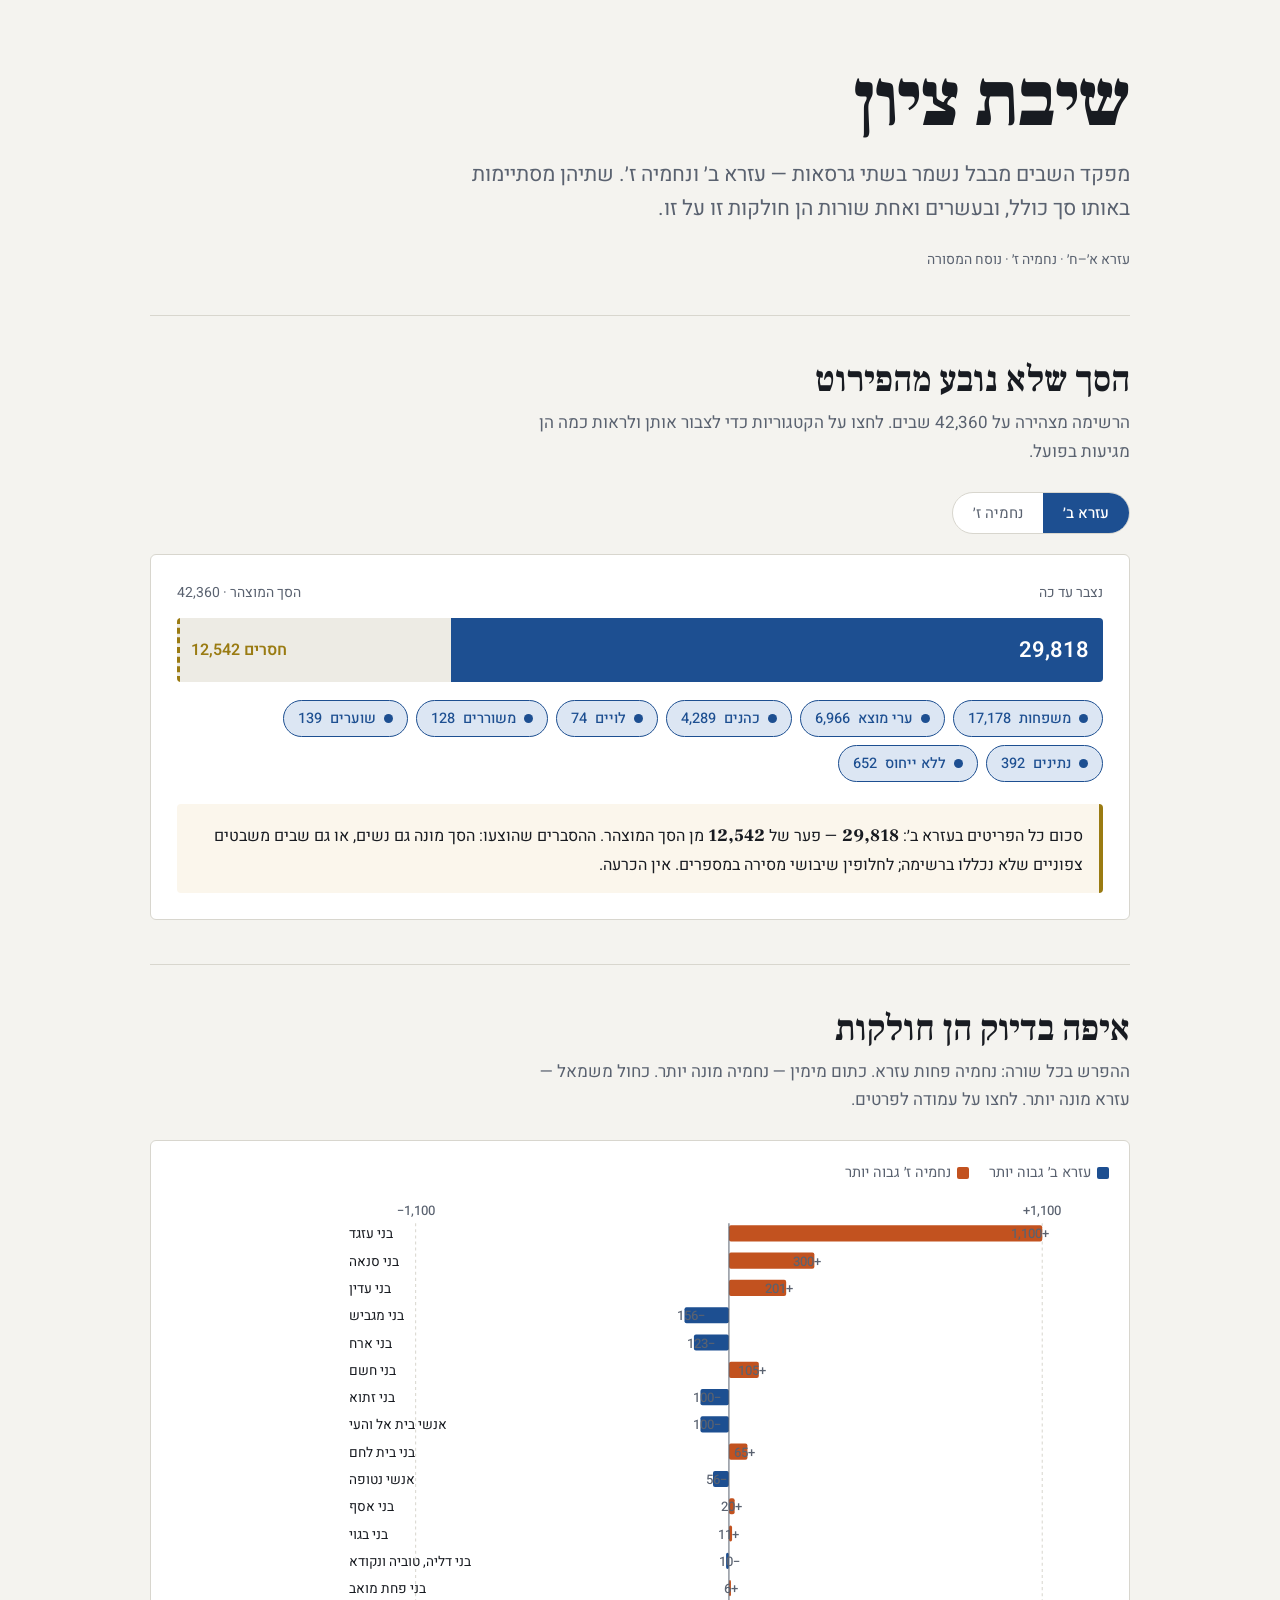
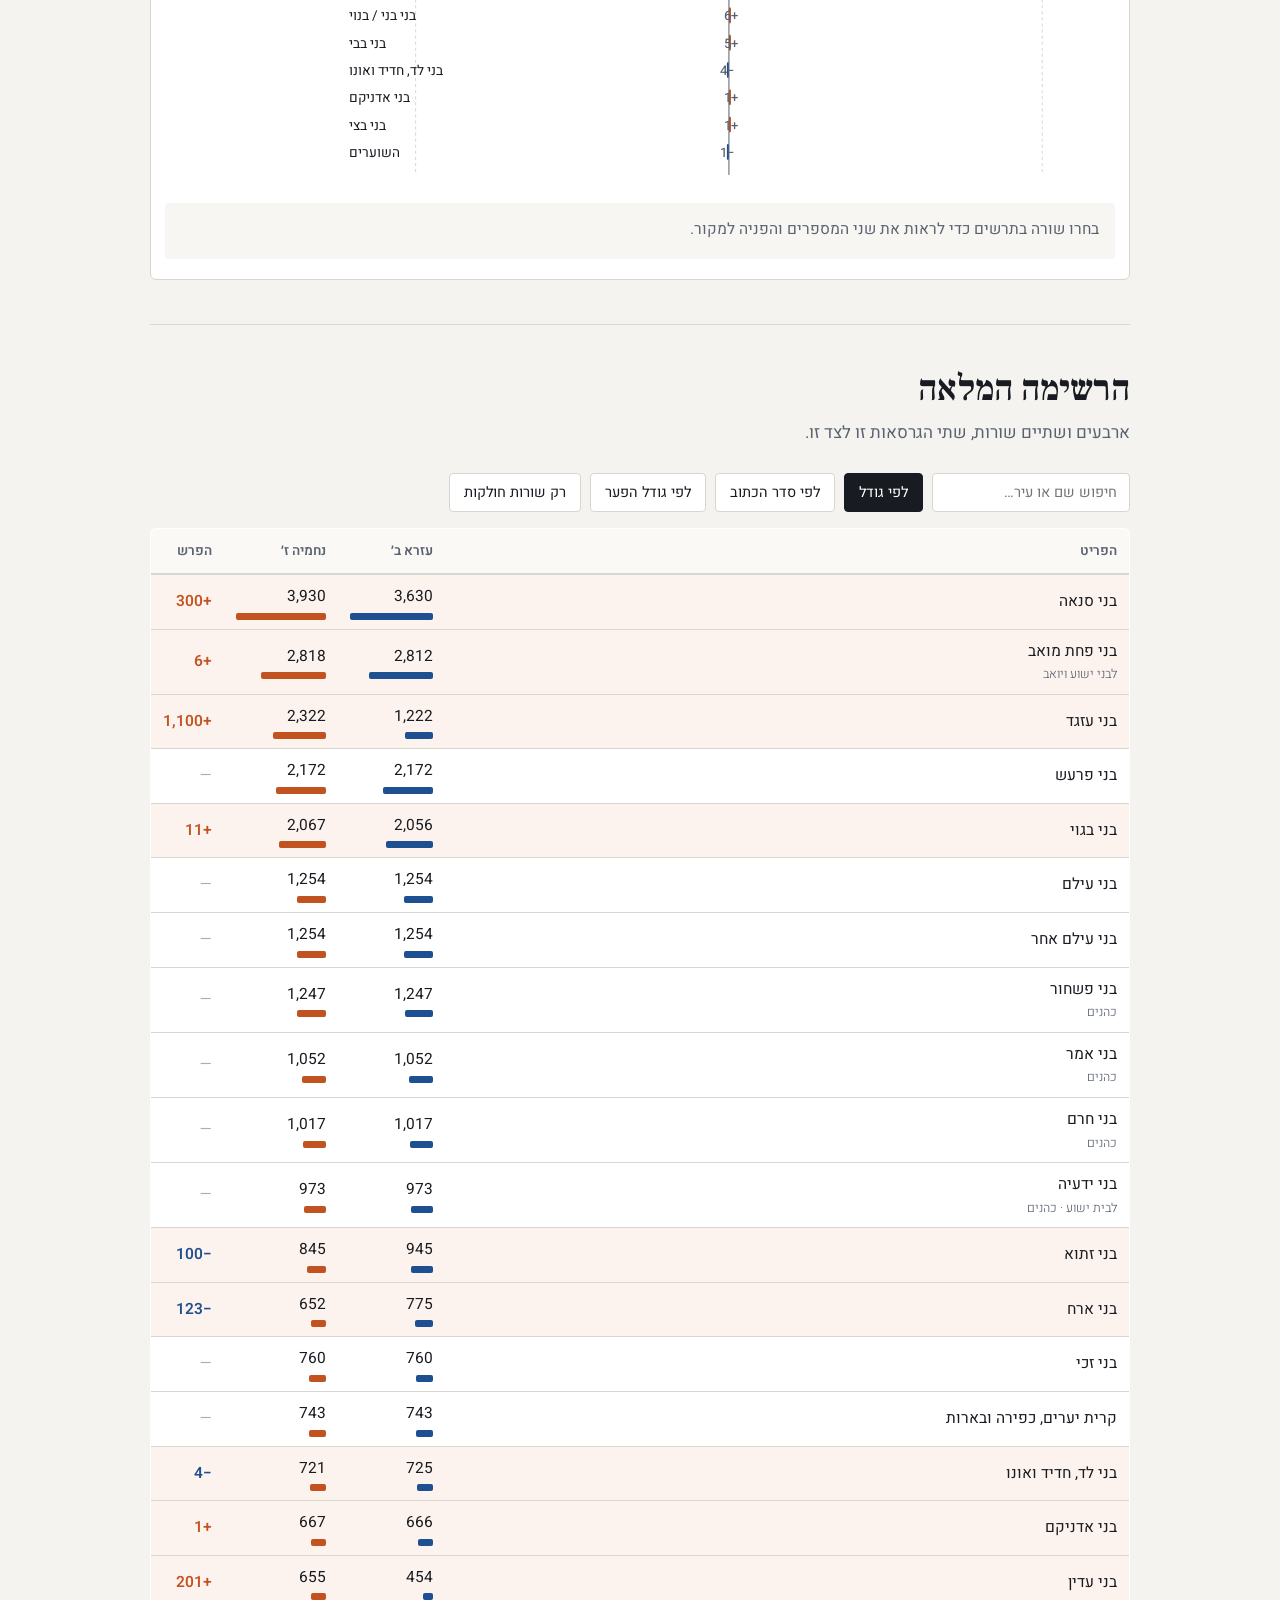
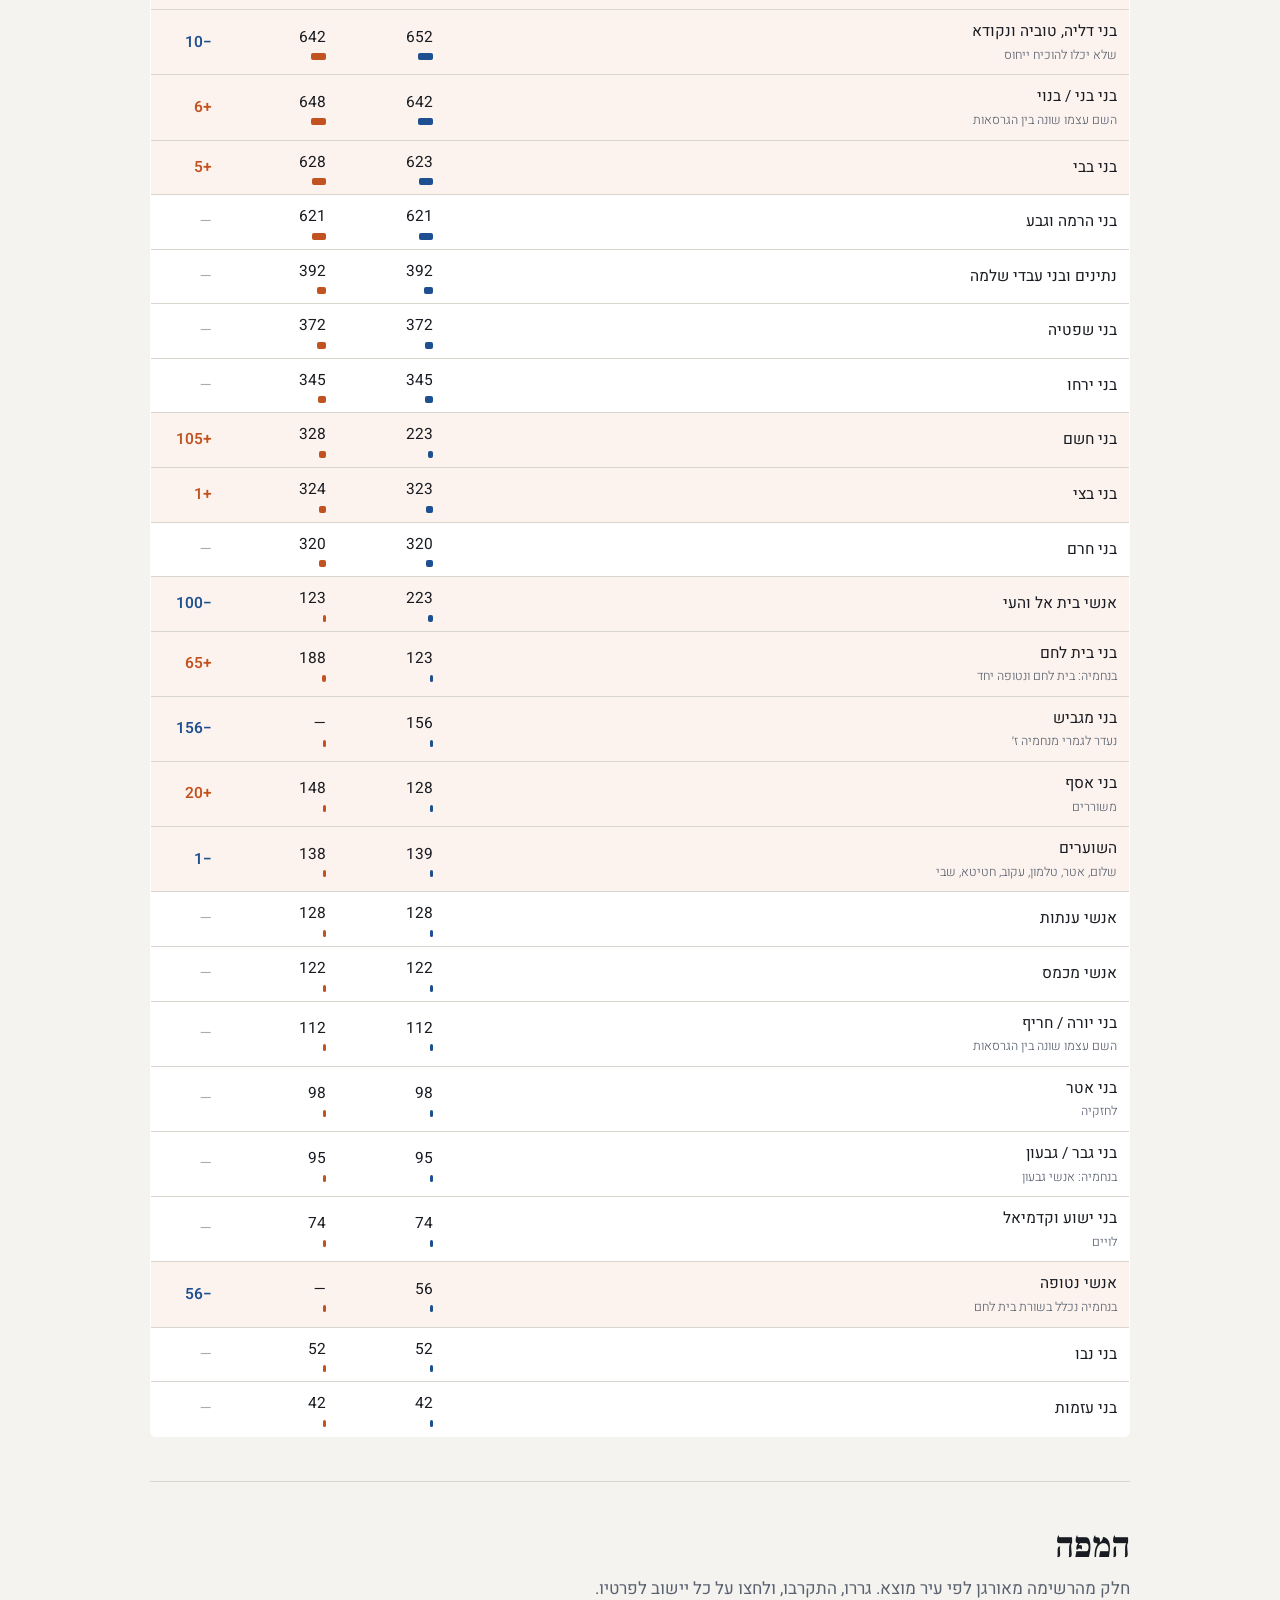
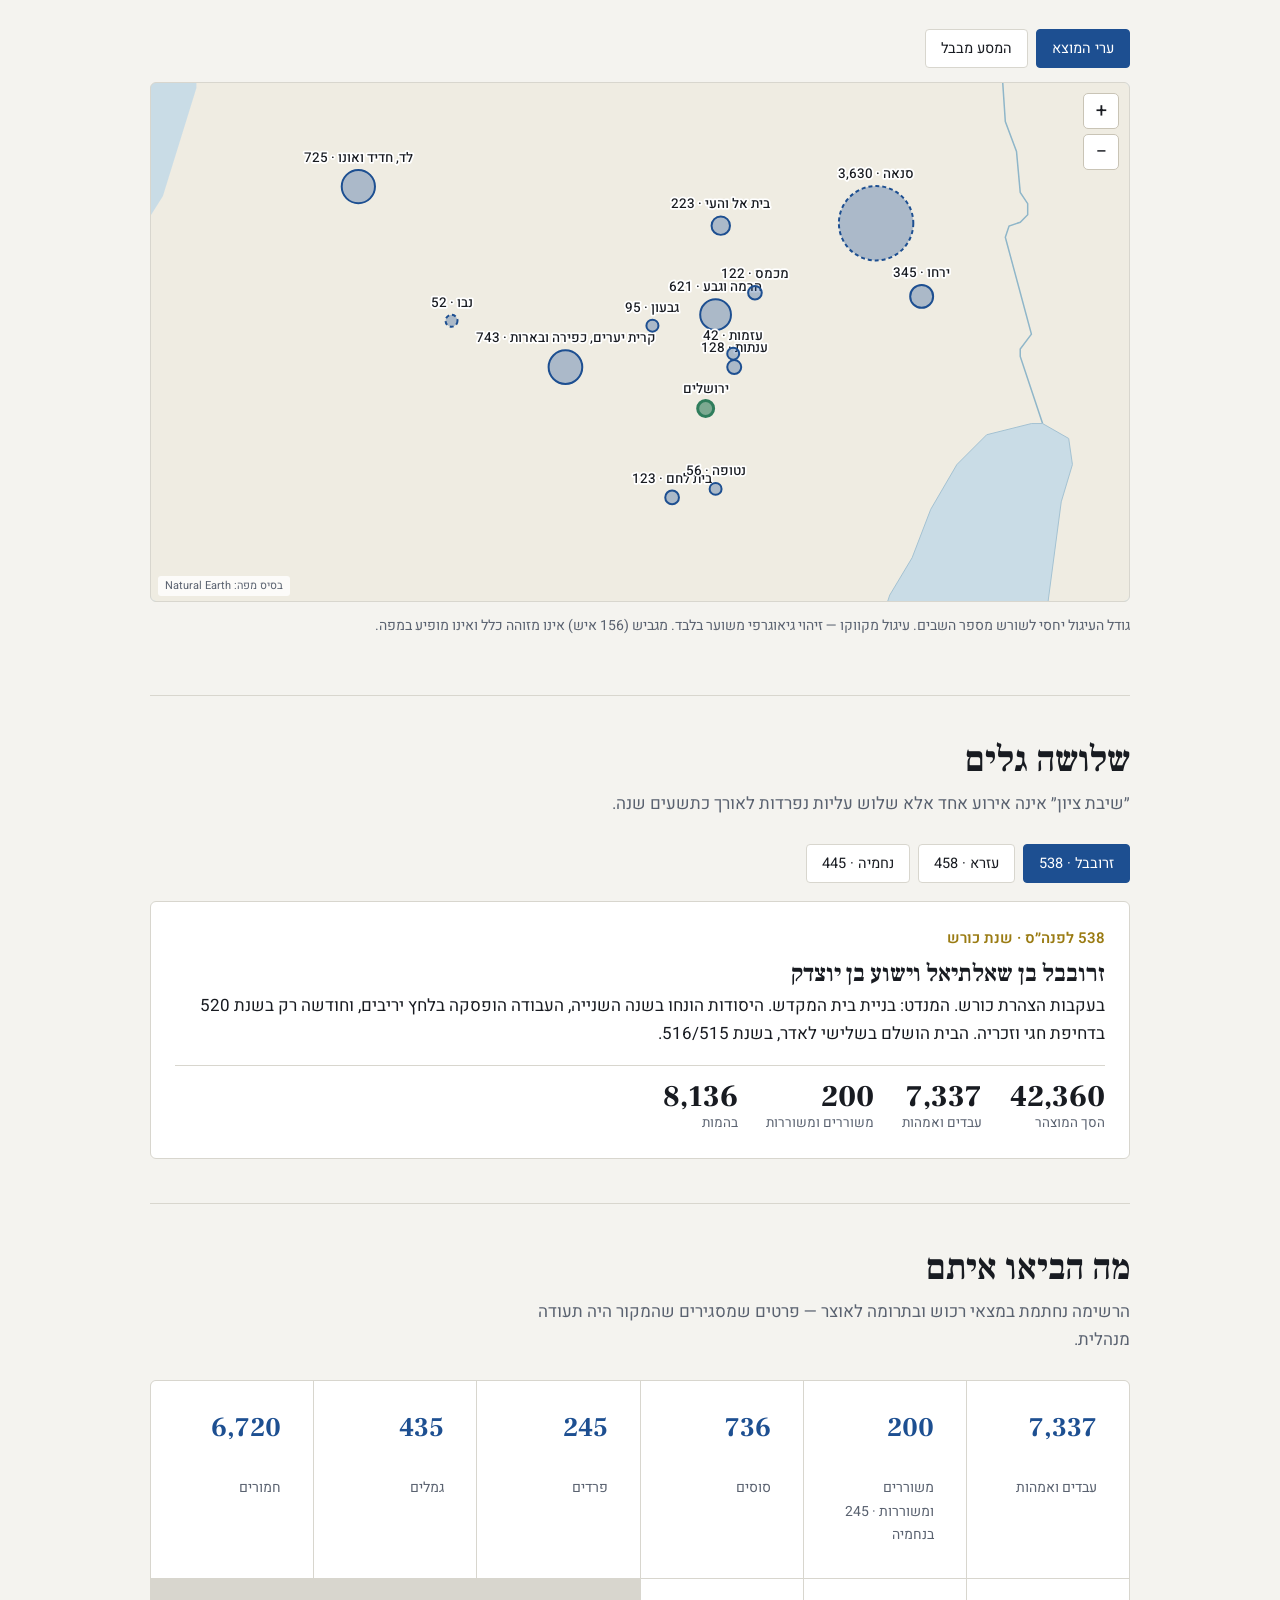
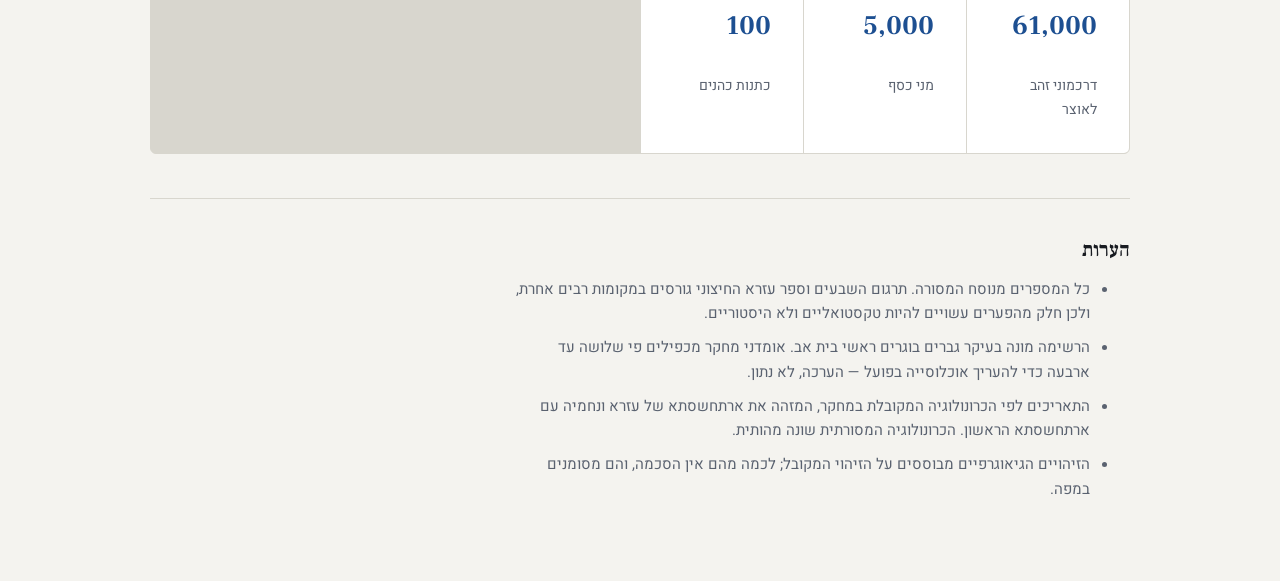
<file: skill/assets/shivat-tzion-v2.html>
<!DOCTYPE html>
<html lang="he" dir="rtl">
<head>
<meta charset="utf-8">
<meta name="viewport" content="width=device-width, initial-scale=1">
<title>שיבת ציון — המפקד, הפערים, המפה</title>
<link rel="preconnect" href="https://fonts.googleapis.com">
<link rel="preconnect" href="https://fonts.gstatic.com" crossorigin>
<link href="https://fonts.googleapis.com/css2?family=Frank+Ruhl+Libre:wght@400;500;700;900&family=Heebo:wght@300;400;500;600;700&display=swap" rel="stylesheet">
<style>
:root{
  --bg:#F4F3EF;
  --card:#FFFFFF;
  --ink:#181B21;
  --ink2:#5A6270;
  --rule:#D8D6CE;
  --ezra:#1D4F91;
  --ezra-soft:#DCE6F3;
  --neh:#C2521F;
  --neh-soft:#F7E3D8;
  --gold:#9A7B12;
  --green:#2F7D5C;
}
*{box-sizing:border-box}
body{margin:0;background:var(--bg);color:var(--ink);font-family:"Heebo",-apple-system,"Arial Hebrew",system-ui,sans-serif;font-size:17px;line-height:1.65;font-weight:400}
h1,h2,h3{font-family:"Frank Ruhl Libre","Times New Roman","David Libre",serif;line-height:1.15;margin:0;font-weight:700}
p{margin:0 0 1em}
.wrap{max-width:1020px;margin:0 auto;padding:0 20px}
.num{font-variant-numeric:tabular-nums}

/* masthead */
.mast{padding:56px 0 30px}
.mast h1{font-size:clamp(42px,8vw,78px);font-weight:900;letter-spacing:-.015em}
.mast .sub{font-size:clamp(17px,2.3vw,21px);color:var(--ink2);max-width:58ch;margin-top:12px}
.mast .refs{font-size:14px;color:var(--ink2);margin-top:16px}

section{padding:44px 0;border-top:1px solid var(--rule)}
section > h2{font-size:clamp(26px,4vw,36px);margin-bottom:8px}
section > .lede{color:var(--ink2);max-width:62ch;margin-bottom:26px;font-size:17px}

/* --- hero build-up --- */
.builder{background:var(--card);border:1px solid var(--rule);border-radius:6px;padding:26px}
.meter{position:relative;height:64px;background:#EDEBE4;border-radius:4px;overflow:hidden;margin:10px 0 8px}
.meter .grown{position:absolute;inset-inline-start:0;top:0;bottom:0;width:0;background:var(--ezra);transition:width .55s cubic-bezier(.2,.75,.3,1)}
.meter.n .grown{background:var(--neh)}
.meter .goal{position:absolute;inset-inline-end:0;top:0;bottom:0;border-inline-start:3px dashed var(--gold)}
.meter .inside{position:absolute;top:50%;transform:translateY(-50%);inset-inline-start:14px;color:#fff;font-weight:600;font-size:22px}
.meter .outside{position:absolute;top:50%;transform:translateY(-50%);inset-inline-end:14px;color:var(--gold);font-weight:600;font-size:16px}
.mrow{display:flex;justify-content:space-between;font-size:14px;color:var(--ink2);margin-bottom:14px}
.chips{display:flex;flex-wrap:wrap;gap:8px;margin-top:18px}
.chip{border:1px solid var(--rule);background:#fff;border-radius:999px;padding:7px 14px;font-size:14.5px;cursor:pointer;font-family:"Heebo";color:var(--ink);display:flex;gap:8px;align-items:center}
.chip .c{width:9px;height:9px;border-radius:50%;background:var(--rule)}
.chip[aria-pressed="true"]{background:var(--ezra-soft);border-color:var(--ezra);color:var(--ezra);font-weight:500}
.chip[aria-pressed="true"] .c{background:var(--ezra)}
body.nehmode .chip[aria-pressed="true"]{background:var(--neh-soft);border-color:var(--neh);color:var(--neh)}
body.nehmode .chip[aria-pressed="true"] .c{background:var(--neh)}
.chip:focus-visible,.tab:focus-visible,.ctl:focus-visible{outline:2px solid var(--gold);outline-offset:2px}
.gapline{margin-top:22px;padding:14px 16px;background:#FBF6EC;border-inline-start:4px solid var(--gold);border-radius:4px;font-size:16px}
.gapline b{font-family:"Frank Ruhl Libre","Times New Roman","David Libre",serif;font-size:21px}

/* source switch */
.switch{display:inline-flex;border:1px solid var(--rule);border-radius:999px;overflow:hidden;background:#fff;margin-bottom:20px}
.switch button{font-family:"Heebo";font-size:15px;padding:9px 20px;border:0;background:transparent;cursor:pointer;color:var(--ink2)}
.switch button[aria-pressed="true"]{background:var(--ezra);color:#fff;font-weight:500}
.switch button.nb[aria-pressed="true"]{background:var(--neh)}

/* --- diverging gaps --- */
.gapwrap{background:var(--card);border:1px solid var(--rule);border-radius:6px;padding:20px 14px}
.gapkey{display:flex;gap:20px;font-size:14.5px;color:var(--ink2);margin:0 6px 12px;flex-wrap:wrap}
.gapkey i{display:inline-block;width:12px;height:12px;margin-inline-end:6px;vertical-align:-2px;border-radius:2px}
svg.gaps{display:block;width:100%;height:auto;font-family:"Heebo"}
svg.gaps .lbl{font-size:13.5px;fill:var(--ink)}
svg.gaps .val{font-size:13px;fill:var(--ink2);font-weight:500}
svg.gaps rect.bar{cursor:pointer}
svg.gaps g:hover rect.bar{opacity:.75}
svg.gaps .axis{stroke:var(--ink2);stroke-width:1}
svg.gaps .grid{stroke:var(--rule);stroke-width:1;stroke-dasharray:3 3}
.gapdetail{margin-top:14px;padding:14px 16px;background:#F7F6F2;border-radius:4px;font-size:15.5px;min-height:56px;color:var(--ink2)}
.gapdetail b{color:var(--ink)}

/* --- table --- */
.controls{display:flex;flex-wrap:wrap;gap:9px;align-items:center;margin-bottom:16px}
.ctl{font-family:"Heebo";font-size:14.5px;background:#fff;border:1px solid var(--rule);border-radius:4px;padding:8px 14px;cursor:pointer;color:var(--ink)}
.ctl[aria-pressed="true"]{background:var(--ink);color:#fff;border-color:var(--ink)}
input.search{font-family:"Heebo";font-size:14.5px;padding:8px 12px;border:1px solid var(--rule);border-radius:4px;min-width:170px;background:#fff;color:var(--ink)}
input.search:focus{outline:2px solid var(--gold);outline-offset:1px}
table{width:100%;border-collapse:collapse;background:var(--card);border:1px solid var(--rule);border-radius:6px;overflow:hidden}
th{text-align:start;font-weight:600;font-size:13.5px;color:var(--ink2);padding:11px 12px;border-bottom:2px solid var(--rule);background:#FAF9F6}
td{padding:9px 12px;border-bottom:1px solid var(--rule);font-size:15.5px;vertical-align:middle}
tr:last-child td{border-bottom:0}
tr.d td{background:#FDF3EE}
td.n{font-variant-numeric:tabular-nums;white-space:nowrap;width:1%}
.minibar{display:block;height:7px;border-radius:2px;margin-top:3px}
.mb-e{background:var(--ezra)}
.mb-n{background:var(--neh)}
td .tag{font-size:12.5px;color:var(--ink2);display:block;font-weight:300}
.delta{font-weight:600;font-variant-numeric:tabular-nums}
.delta.up{color:var(--neh)}
.delta.dn{color:var(--ezra)}
.delta.eq{color:#A8ADB5;font-weight:400}

/* --- map --- */
#map{height:520px;border:1px solid var(--rule);border-radius:6px;background:#C9DCE6;z-index:0}
.maptabs{display:flex;gap:8px;margin-bottom:14px;flex-wrap:wrap}
.tab{font-family:"Heebo";font-size:14.5px;background:#fff;border:1px solid var(--rule);border-radius:4px;padding:8px 15px;cursor:pointer;color:var(--ink)}
.tab[aria-pressed="true"]{background:var(--ezra);color:#fff;border-color:var(--ezra)}
.leaflet-popup-content{font-family:"Heebo";font-size:14.5px;direction:rtl;text-align:right;margin:12px 14px}
.leaflet-popup-content h4{font-family:"Frank Ruhl Libre","Times New Roman","David Libre",serif;font-size:19px;margin:0 0 6px;font-weight:700}
.leaflet-popup-content .pn{display:flex;gap:14px;margin:6px 0}
.leaflet-popup-content .pn span{font-variant-numeric:tabular-nums}
.leaflet-popup-content .ref{color:#5A6270;font-size:12.5px;margin-top:6px}
.mapnote{font-size:14px;color:var(--ink2);margin-top:12px}

/* --- waves --- */
.wavetabs{display:flex;gap:8px;margin-bottom:18px;flex-wrap:wrap}
.wavepanel{background:var(--card);border:1px solid var(--rule);border-radius:6px;padding:24px}
.wavepanel h3{font-size:24px;margin-bottom:4px}
.wavepanel .yr{color:var(--gold);font-weight:600;font-size:15px;margin-bottom:10px}
.wavepanel .figs{display:flex;gap:28px;flex-wrap:wrap;margin-top:16px;padding-top:16px;border-top:1px solid var(--rule)}
.wavepanel .figs div .v{font-family:"Frank Ruhl Libre","Times New Roman","David Libre",serif;font-size:30px;font-weight:900;line-height:1}
.wavepanel .figs div .t{font-size:13.5px;color:var(--ink2)}

/* --- goods --- */
.goods{display:grid;grid-template-columns:repeat(auto-fit,minmax(140px,1fr));gap:1px;background:var(--rule);border:1px solid var(--rule);border-radius:6px;overflow:hidden}
.goods div{background:var(--card);padding:16px}
.goods .v{font-family:"Frank Ruhl Libre","Times New Roman","David Libre",serif;font-size:27px;font-weight:700;line-height:1.1;color:var(--ezra)}
.goods .t{font-size:14px;color:var(--ink2);margin-top:2px}

.mapwrap{position:relative;overflow:hidden;background:#C9DCE6}
.msvg{display:block;width:100%;height:100%;touch-action:pan-y;cursor:grab;-webkit-user-select:none;user-select:none}
.msvg:active{cursor:grabbing}
.mlab{font-family:"Heebo",-apple-system,"Arial Hebrew",Arial,sans-serif;font-size:13.5px;font-weight:500;fill:#181B21}
.mzoom{position:absolute;top:10px;inset-inline-start:10px;display:flex;flex-direction:column;gap:5px;z-index:2}
.mzoom button{width:36px;height:36px;border:1px solid #C9C4B6;background:#fff;border-radius:5px;font-size:20px;line-height:1;cursor:pointer;color:#181B21;font-family:inherit}
.mzoom button:active{background:#EDEBE4}
.mattr{position:absolute;bottom:5px;inset-inline-end:7px;font-size:11px;color:#5A6270;background:rgba(255,255,255,.8);padding:1px 7px;border-radius:3px;z-index:2}
.mpop{position:absolute;z-index:3;background:#fff;border:1px solid #C9C4B6;border-radius:7px;box-shadow:0 5px 22px rgba(0,0,0,.18);padding:15px 17px 14px;max-width:270px;font-size:14.5px;line-height:1.6}
.mpop h4{font-family:"Frank Ruhl Libre","Times New Roman",serif;font-size:18px;margin:0 0 5px;font-weight:700}
.mpop .mx{position:absolute;top:3px;inset-inline-start:7px;border:0;background:transparent;font-size:20px;cursor:pointer;color:#5A6270;line-height:1;padding:2px 4px;font-family:inherit}
.mpop .ref{color:#5A6270;font-size:12.5px;margin-top:7px}
.mpop .pn{display:flex;gap:14px;margin:6px 0;font-variant-numeric:tabular-nums}
.maphint{font-size:13px;color:#5A6270;margin-top:8px}

footer{padding:40px 0 64px;border-top:1px solid var(--rule);font-size:15px;color:var(--ink2)}
footer h3{font-size:20px;color:var(--ink);margin-bottom:12px}
footer li{margin-bottom:9px;max-width:72ch}

@media (max-width:640px){
  body{font-size:16px}
  #map{height:400px}
  td,th{padding:8px 8px;font-size:14.5px}
  .meter .inside{font-size:18px}
}
@media (prefers-reduced-motion:reduce){.meter .grown{transition:none}}
</style>
</head>
<body>
<div class="wrap">

<header class="mast">
  <h1>שיבת ציון</h1>
  <p class="sub">מפקד השבים מבבל נשמר בשתי גרסאות — עזרא ב׳ ונחמיה ז׳. שתיהן מסתיימות באותו סך כולל, ובעשרים ואחת שורות הן חולקות זו על זו.</p>
  <p class="refs">עזרא א׳–ח׳ · נחמיה ז׳ · נוסח המסורה</p>
</header>

<section>
  <h2>הסך שלא נובע מהפירוט</h2>
  <p class="lede">הרשימה מצהירה על 42,360 שבים. לחצו על הקטגוריות כדי לצבור אותן ולראות כמה הן מגיעות בפועל.</p>

  <div class="switch">
    <button id="srcE" aria-pressed="true">עזרא ב׳</button>
    <button id="srcN" class="nb" aria-pressed="false">נחמיה ז׳</button>
  </div>

  <div class="builder">
    <div class="mrow"><span>נצבר עד כה</span><span>הסך המוצהר · 42,360</span></div>
    <div class="meter" id="meter">
      <div class="grown" id="grown"></div>
      <div class="goal"></div>
      <div class="inside num" id="running">0</div>
      <div class="outside num" id="missing"></div>
    </div>
    <div class="chips" id="chips"></div>
    <div class="gapline" id="gapline"></div>
  </div>
</section>

<section>
  <h2>איפה בדיוק הן חולקות</h2>
  <p class="lede">ההפרש בכל שורה: נחמיה פחות עזרא. כתום מימין — נחמיה מונה יותר. כחול משמאל — עזרא מונה יותר. לחצו על עמודה לפרטים.</p>
  <div class="gapwrap">
    <div class="gapkey">
      <span><i style="background:var(--ezra)"></i>עזרא ב׳ גבוה יותר</span>
      <span><i style="background:var(--neh)"></i>נחמיה ז׳ גבוה יותר</span>
    </div>
    <svg class="gaps" id="gaps" role="img" aria-label="תרשים הפרשים בין עזרא ב׳ לנחמיה ז׳"></svg>
    <div class="gapdetail" id="gapdetail">בחרו שורה בתרשים כדי לראות את שני המספרים והפניה למקור.</div>
  </div>
</section>

<section>
  <h2>הרשימה המלאה</h2>
  <p class="lede">ארבעים ושתיים שורות, שתי הגרסאות זו לצד זו.</p>
  <div class="controls">
    <input class="search" id="q" type="search" placeholder="חיפוש שם או עיר…" aria-label="חיפוש ברשימה">
    <button class="ctl" id="sSize" aria-pressed="true">לפי גודל</button>
    <button class="ctl" id="sOrder" aria-pressed="false">לפי סדר הכתוב</button>
    <button class="ctl" id="sGap" aria-pressed="false">לפי גודל הפער</button>
    <button class="ctl" id="fDiff" aria-pressed="false">רק שורות חולקות</button>
  </div>
  <table>
    <thead><tr>
      <th>הפריט</th><th class="n">עזרא ב׳</th><th class="n">נחמיה ז׳</th><th class="n">הפרש</th>
    </tr></thead>
    <tbody id="tbody"></tbody>
  </table>
</section>

<section>
  <h2>המפה</h2>
  <p class="lede">חלק מהרשימה מאורגן לפי עיר מוצא. גררו, התקרבו, ולחצו על כל יישוב לפרטיו.</p>
  <div class="maptabs">
    <button class="tab" id="tYehud" aria-pressed="true">ערי המוצא</button>
    <button class="tab" id="tRoute" aria-pressed="false">המסע מבבל</button>
  </div>
  <div id="map"></div>
  <p class="mapnote" id="mapnote">גודל העיגול יחסי לשורש מספר השבים. עיגול מקווקו — זיהוי גיאוגרפי משוער בלבד. מגביש (156 איש) אינו מזוהה כלל ואינו מופיע במפה.</p>
</section>

<section>
  <h2>שלושה גלים</h2>
  <p class="lede">״שיבת ציון״ אינה אירוע אחד אלא שלוש עליות נפרדות לאורך כתשעים שנה.</p>
  <div class="wavetabs">
    <button class="tab" data-w="0" aria-pressed="true">זרובבל · 538</button>
    <button class="tab" data-w="1" aria-pressed="false">עזרא · 458</button>
    <button class="tab" data-w="2" aria-pressed="false">נחמיה · 445</button>
  </div>
  <div class="wavepanel" id="wavepanel"></div>
</section>

<section>
  <h2>מה הביאו איתם</h2>
  <p class="lede">הרשימה נחתמת במצאי רכוש ובתרומה לאוצר — פרטים שמסגירים שהמקור היה תעודה מנהלית.</p>
  <div class="goods" id="goods"></div>
</section>

<footer>
  <h3>הערות</h3>
  <ul>
    <li>כל המספרים מנוסח המסורה. תרגום השבעים וספר עזרא החיצוני גורסים במקומות רבים אחרת, ולכן חלק מהפערים עשויים להיות טקסטואליים ולא היסטוריים.</li>
    <li>הרשימה מונה בעיקר גברים בוגרים ראשי בית אב. אומדני מחקר מכפילים פי שלושה עד ארבעה כדי להעריך אוכלוסייה בפועל — הערכה, לא נתון.</li>
    <li>התאריכים לפי הכרונולוגיה המקובלת במחקר, המזהה את ארתחשסתא של עזרא ונחמיה עם ארתחשסתא הראשון. הכרונולוגיה המסורתית שונה מהותית.</li>
    <li>הזיהויים הגיאוגרפיים מבוססים על הזיהוי המקובל; לכמה מהם אין הסכמה, והם מסומנים במפה.</li>
  </ul>
</footer>

</div>

<script>
const fmt=n=>n.toLocaleString("en-US");
const DECLARED=42360;

/* ===== data: Ezra 2 vs Nehemiah 7 ===== */
const rows=[
 {n:"בני פרעש",e:2172,x:2172,k:"f",r:"ב׳, ג"},
 {n:"בני שפטיה",e:372,x:372,k:"f",r:"ב׳, ד"},
 {n:"בני ארח",e:775,x:652,k:"f",r:"ב׳, ה"},
 {n:"בני פחת מואב",e:2812,x:2818,k:"f",s:"לבני ישוע ויואב",r:"ב׳, ו"},
 {n:"בני עילם",e:1254,x:1254,k:"f",r:"ב׳, ז"},
 {n:"בני זתוא",e:945,x:845,k:"f",r:"ב׳, ח"},
 {n:"בני זכי",e:760,x:760,k:"f",r:"ב׳, ט"},
 {n:"בני בני / בנוי",e:642,x:648,k:"f",s:"השם עצמו שונה בין הגרסאות",r:"ב׳, י"},
 {n:"בני בבי",e:623,x:628,k:"f",r:"ב׳, יא"},
 {n:"בני עזגד",e:1222,x:2322,k:"f",r:"ב׳, יב"},
 {n:"בני אדניקם",e:666,x:667,k:"f",r:"ב׳, יג"},
 {n:"בני בגוי",e:2056,x:2067,k:"f",r:"ב׳, יד"},
 {n:"בני עדין",e:454,x:655,k:"f",r:"ב׳, טו"},
 {n:"בני אטר",e:98,x:98,k:"f",s:"לחזקיה",r:"ב׳, טז"},
 {n:"בני בצי",e:323,x:324,k:"f",r:"ב׳, יז"},
 {n:"בני יורה / חריף",e:112,x:112,k:"f",s:"השם עצמו שונה בין הגרסאות",r:"ב׳, יח"},
 {n:"בני חשם",e:223,x:328,k:"f",r:"ב׳, יט"},
 {n:"בני גבר / גבעון",e:95,x:95,k:"f",s:"בנחמיה: אנשי גבעון",r:"ב׳, כ"},
 {n:"בני בית לחם",e:123,x:188,k:"p",s:"בנחמיה: בית לחם ונטופה יחד",r:"ב׳, כא"},
 {n:"אנשי נטופה",e:56,x:0,k:"p",s:"בנחמיה נכלל בשורת בית לחם",r:"ב׳, כב"},
 {n:"אנשי ענתות",e:128,x:128,k:"p",r:"ב׳, כג"},
 {n:"בני עזמות",e:42,x:42,k:"p",r:"ב׳, כד"},
 {n:"קרית יערים, כפירה ובארות",e:743,x:743,k:"p",r:"ב׳, כה"},
 {n:"בני הרמה וגבע",e:621,x:621,k:"p",r:"ב׳, כו"},
 {n:"אנשי מכמס",e:122,x:122,k:"p",r:"ב׳, כז"},
 {n:"אנשי בית אל והעי",e:223,x:123,k:"p",r:"ב׳, כח"},
 {n:"בני נבו",e:52,x:52,k:"p",r:"ב׳, כט"},
 {n:"בני מגביש",e:156,x:0,k:"p",s:"נעדר לגמרי מנחמיה ז׳",r:"ב׳, ל"},
 {n:"בני עילם אחר",e:1254,x:1254,k:"f",r:"ב׳, לא"},
 {n:"בני חרם",e:320,x:320,k:"f",r:"ב׳, לב"},
 {n:"בני לד, חדיד ואונו",e:725,x:721,k:"p",r:"ב׳, לג"},
 {n:"בני ירחו",e:345,x:345,k:"p",r:"ב׳, לד"},
 {n:"בני סנאה",e:3630,x:3930,k:"p",r:"ב׳, לה"},
 {n:"בני ידעיה",e:973,x:973,k:"k",s:"לבית ישוע · כהנים",r:"ב׳, לו"},
 {n:"בני אמר",e:1052,x:1052,k:"k",s:"כהנים",r:"ב׳, לז"},
 {n:"בני פשחור",e:1247,x:1247,k:"k",s:"כהנים",r:"ב׳, לח"},
 {n:"בני חרם",e:1017,x:1017,k:"k",s:"כהנים",r:"ב׳, לט"},
 {n:"בני ישוע וקדמיאל",e:74,x:74,k:"l",s:"לויים",r:"ב׳, מ"},
 {n:"בני אסף",e:128,x:148,k:"m",s:"משוררים",r:"ב׳, מא"},
 {n:"השוערים",e:139,x:138,k:"g",s:"שלום, אטר, טלמון, עקוב, חטיטא, שבי",r:"ב׳, מב"},
 {n:"נתינים ובני עבדי שלמה",e:392,x:392,k:"t",r:"ב׳, נח"},
 {n:"בני דליה, טוביה ונקודא",e:652,x:642,k:"u",s:"שלא יכלו להוכיח ייחוס",r:"ב׳, ס"}
];
const sumE=rows.reduce((a,r)=>a+r.e,0);
const sumN=rows.reduce((a,r)=>a+r.x,0);

/* ===== source switch ===== */
let src="e";
const isN=()=>src==="n";
const val=r=>isN()?r.x:r.e;

/* ===== hero builder ===== */
const cats=[
 {id:"f",t:"משפחות"},{id:"p",t:"ערי מוצא"},{id:"k",t:"כהנים"},
 {id:"l",t:"לויים"},{id:"m",t:"משוררים"},{id:"g",t:"שוערים"},
 {id:"t",t:"נתינים"},{id:"u",t:"ללא ייחוס"}
];
let on=new Set(cats.map(c=>c.id));
const chipsEl=document.getElementById("chips");
chipsEl.innerHTML=cats.map(c=>`<button class="chip" data-c="${c.id}" aria-pressed="true"><span class="c"></span>${c.t} <span class="num cv" data-cv="${c.id}"></span></button>`).join("");
chipsEl.querySelectorAll(".chip").forEach(b=>b.onclick=()=>{
  const id=b.dataset.c;
  if(on.has(id)){on.delete(id);b.setAttribute("aria-pressed","false");}
  else{on.add(id);b.setAttribute("aria-pressed","true");}
  updateHero();
});

function updateHero(){
  document.body.classList.toggle("nehmode",isN());
  document.getElementById("meter").classList.toggle("n",isN());
  cats.forEach(c=>{
    const v=rows.filter(r=>r.k===c.id).reduce((a,r)=>a+val(r),0);
    chipsEl.querySelector(`[data-cv="${c.id}"]`).textContent=fmt(v);
  });
  const total=rows.filter(r=>on.has(r.k)).reduce((a,r)=>a+val(r),0);
  const pct=Math.min(100,total/DECLARED*100);
  document.getElementById("grown").style.width=pct+"%";
  document.getElementById("running").textContent=fmt(total);
  const miss=DECLARED-total;
  document.getElementById("missing").textContent=miss>0?"חסרים "+fmt(miss):"";
  const full=isN()?sumN:sumE;
  document.getElementById("gapline").innerHTML=
    `סכום כל הפריטים ב${isN()?"נחמיה ז׳":"עזרא ב׳"}: <b>${fmt(full)}</b> — פער של <b>${fmt(DECLARED-full)}</b> מן הסך המוצהר. `+
    `ההסברים שהוצעו: הסך מונה גם נשים, או גם שבים משבטים צפוניים שלא נכללו ברשימה; לחלופין שיבושי מסירה במספרים. אין הכרעה.`;
}
document.getElementById("srcE").onclick=()=>{src="e";document.getElementById("srcE").setAttribute("aria-pressed","true");document.getElementById("srcN").setAttribute("aria-pressed","false");updateHero();renderTable();refreshMap();};
document.getElementById("srcN").onclick=()=>{src="n";document.getElementById("srcE").setAttribute("aria-pressed","false");document.getElementById("srcN").setAttribute("aria-pressed","true");updateHero();renderTable();refreshMap();};
updateHero();

/* ===== diverging gap chart ===== */
const diffs=rows.map((r,i)=>({...r,i,d:r.x-r.e})).filter(r=>r.d!==0).sort((a,b)=>Math.abs(b.d)-Math.abs(a.d));
(function drawGaps(){
  const LBL=190, PAD=14, RH=27, W=940, H=diffs.length*RH+46;
  const cx=LBL+(W-LBL-PAD)/2;
  const half=(W-LBL-PAD)/2-58;
  const maxD=Math.max(...diffs.map(r=>Math.abs(r.d)));
  let s=`<svg viewBox="0 0 ${W} ${H}" xmlns="http://www.w3.org/2000/svg"></svg>`;
  const el=document.getElementById("gaps");
  el.setAttribute("viewBox",`0 0 ${W} ${H}`);
  let out=`<line class="grid" x1="${cx-half}" y1="26" x2="${cx-half}" y2="${H-14}"/>
           <line class="grid" x1="${cx+half}" y1="26" x2="${cx+half}" y2="${H-14}"/>
           <text class="val" x="${cx-half}" y="18" text-anchor="middle">${fmt(maxD)}−</text>
           <text class="val" x="${cx+half}" y="18" text-anchor="middle">${fmt(maxD)}+</text>`;
  diffs.forEach((r,idx)=>{
    const y=36+idx*RH;
    const w=Math.max(2,Math.abs(r.d)/maxD*half);
    const pos=r.d>0;
    const x=pos?cx:cx-w;
    out+=`<g data-i="${r.i}" tabindex="0" role="button" aria-label="${r.n}, הפרש ${r.d}">
      <rect x="${LBL}" y="${y-13}" width="${W-LBL-PAD}" height="${RH-3}" fill="transparent"/>
      <text class="lbl" x="${LBL-8}" y="${y+5}" text-anchor="end">${r.n}</text>
      <rect class="bar" x="${x}" y="${y-8}" width="${w}" height="16" rx="2" fill="${pos?"#C2521F":"#1D4F91"}"/>
      <text class="val" x="${pos?x+w+7:x-7}" y="${y+5}" text-anchor="${pos?"start":"end"}">${pos?"+":"−"}${fmt(Math.abs(r.d))}</text>
    </g>`;
  });
  out+=`<line class="axis" x1="${cx}" y1="26" x2="${cx}" y2="${H-14}"/>`;
  el.innerHTML=out;
  el.querySelectorAll("g").forEach(g=>{
    const show=()=>{
      const r=rows[+g.dataset.i];
      document.getElementById("gapdetail").innerHTML=
        `<b>${r.n}</b>${r.s?` — ${r.s}`:""}<br>עזרא ב׳: <b>${fmt(r.e)}</b> · נחמיה ז׳: <b>${r.x?fmt(r.x):"אינו מופיע"}</b> · הפרש ${r.x-r.e>0?"+":"−"}${fmt(Math.abs(r.x-r.e))} · עזרא ${r.r}`;
    };
    g.addEventListener("click",show);
    g.addEventListener("focus",show);
    g.addEventListener("mouseenter",show);
  });
})();

/* ===== table ===== */
let sortMode="size", diffOnly=false, query="";
const tbody=document.getElementById("tbody");
const maxAny=Math.max(...rows.map(r=>Math.max(r.e,r.x)));
function renderTable(){
  let list=rows.map((r,i)=>({...r,i}));
  if(query) list=list.filter(r=>(r.n+" "+(r.s||"")).includes(query));
  if(diffOnly) list=list.filter(r=>r.e!==r.x);
  if(sortMode==="size") list.sort((a,b)=>Math.max(b.e,b.x)-Math.max(a.e,a.x));
  else if(sortMode==="gap") list.sort((a,b)=>Math.abs(b.x-b.e)-Math.abs(a.x-a.e));
  else list.sort((a,b)=>a.i-b.i);
  tbody.innerHTML=list.map(r=>{
    const d=r.x-r.e;
    const cls=d===0?"eq":(d>0?"up":"dn");
    const txt=d===0?"—":(d>0?"+":"−")+fmt(Math.abs(d));
    return `<tr class="${d!==0?"d":""}">
      <td>${r.n}${r.s?`<span class="tag">${r.s}</span>`:""}</td>
      <td class="n">${fmt(r.e)}<span class="minibar mb-e" style="width:${Math.max(3,r.e/maxAny*90)}px"></span></td>
      <td class="n">${r.x?fmt(r.x):"—"}<span class="minibar mb-n" style="width:${Math.max(3,r.x/maxAny*90)}px"></span></td>
      <td class="n"><span class="delta ${cls}">${txt}</span></td>
    </tr>`;
  }).join("");
}
function setSort(m,id){
  sortMode=m;
  ["sSize","sOrder","sGap"].forEach(b=>document.getElementById(b).setAttribute("aria-pressed",b===id));
  renderTable();
}
document.getElementById("sSize").onclick=()=>setSort("size","sSize");
document.getElementById("sOrder").onclick=()=>setSort("order","sOrder");
document.getElementById("sGap").onclick=()=>setSort("gap","sGap");
document.getElementById("fDiff").onclick=e=>{diffOnly=!diffOnly;e.currentTarget.setAttribute("aria-pressed",diffOnly);renderTable();};
document.getElementById("q").oninput=e=>{query=e.target.value.trim();renderTable();};
renderTable();

const GEO={rl:{"type":"FeatureCollection","features":[{"type":"Feature","properties":{"n":""},"geometry":{"type":"MultiPolygon","coordinates":[[[[28.0,31.093118847038628],[28.31837,31.059801],[28.424327,31.083441],[28.812022,30.956773],[28.835704,30.910793],[29.028087,30.827053],[29.218923,30.838039],[29.60377,31.01203],[30.069591,31.333482],[30.0949,31.28559],[30.172618,31.27143],[30.140147,31.23725],[30.165212,31.216783],[30.22047,31.220201],[30.268809,31.265286],[30.288748,31.237942],[30.287608,31.278225],[30.179454,31.278266],[30.312836,31.350572],[30.348399,31.421332],[30.343923,31.497992],[30.364594,31.46011],[30.398611,31.443345],[30.362153,31.508734],[30.456391,31.462714],[30.535818,31.463853],[30.973888,31.586737],[30.542654,31.402411],[30.62672,31.388658],[30.675059,31.421576],[30.734386,31.388129],[30.798513,31.446479],[30.892426,31.419094],[30.939708,31.457017],[30.980724,31.43651],[31.029145,31.5185],[31.119151,31.493109],[31.111095,31.53974],[30.978038,31.584296],[31.097423,31.607896],[31.556814,31.443345],[31.87436,31.53559],[31.912934,31.534898],[31.944835,31.520941],[32.024913,31.400051],[32.199555,31.295071],[31.994965,31.394965],[31.968272,31.43651],[31.9935,31.437812],[31.889496,31.53205],[31.844737,31.497992],[31.878917,31.429145],[31.841645,31.464504],[31.824229,31.443345],[31.878917,31.416083],[31.830414,31.408637],[31.827891,31.368354],[31.858409,31.35399],[31.797211,31.359524],[31.766938,31.284654],[31.885753,31.223619],[31.906261,31.251614],[31.892589,31.216783],[31.926443,31.186998],[31.986583,31.230292],[32.03712,31.216783],[32.016124,31.128079],[32.050141,31.14175],[32.070079,31.10692],[32.043956,31.086493],[32.106456,31.053371],[32.132091,31.065985],[32.097992,31.093329],[32.146332,31.079657],[32.183849,31.124945],[32.234141,31.104885],[32.283458,31.136542],[32.262462,31.169623],[32.289806,31.169623],[32.28297,31.265286],[32.207042,31.295071],[32.331391,31.27143],[32.509532,31.10692],[32.601573,31.060981],[32.761974,31.081204],[32.927257,31.155422],[32.83961,31.101223],[32.666515,31.052314],[32.731293,31.038764],[32.893077,31.100775],[32.917247,31.082831],[32.927094,31.111802],[33.009939,31.056301],[33.064301,31.134914],[33.030284,31.100775],[32.954438,31.10692],[33.109386,31.196438],[33.157725,31.117865],[33.118988,31.10692],[33.133311,31.045559],[33.221446,31.059801],[33.194835,31.073432],[33.262462,31.100775],[33.303966,31.079657],[33.317638,31.100775],[33.277192,31.10692],[33.386485,31.114407],[33.406423,31.155422],[33.64796,31.117255],[34.047048,31.229193],[34.222667,31.326646],[34.47877,31.578274],[34.711925,31.951606],[34.837657,32.280707],[34.955577,32.834377],[35.02768,32.826606],[35.067068,32.866848],[35.09962,33.101264],[35.204763,33.224799],[35.188324,33.280015],[35.271007,33.457506],[35.349132,33.513861],[35.477306,33.8039],[35.47047,33.902086],[35.572032,33.90998],[35.64088,33.999416],[35.627208,34.201117],[35.665212,34.311347],[35.806163,34.414984],[35.805431,34.464911],[35.903331,34.477973],[35.98878,34.55272],[35.866873,34.924221],[35.900564,35.021918],[35.887869,35.109198],[35.962413,35.197943],[35.915294,35.287909],[35.918956,35.41767],[35.81837,35.508938],[35.770518,35.504218],[35.778087,35.541164],[35.723399,35.575914],[35.778494,35.612738],[35.771169,35.667792],[35.840343,35.747463],[35.798595,35.849677],[35.87086,35.851793],[35.975434,36.0185],[35.788748,36.320258],[36.044932,36.537665],[36.189138,36.60399],[36.216156,36.657782],[36.188975,36.801744],[36.09547,36.897121],[36.020274,36.926337],[35.805431,36.775092],[35.684093,36.764635],[35.613536,36.719875],[35.6067,36.740383],[35.579438,36.685126],[35.648123,36.733222],[35.709158,36.719875],[35.622569,36.680732],[35.608653,36.646877],[35.695567,36.706204],[35.623546,36.602525],[35.55714,36.58747],[35.490001,36.613918],[35.531016,36.582709],[35.445486,36.59634],[35.346039,36.541083],[34.98227,36.720771],[34.900401,36.719875],[34.907888,36.740383],[34.770763,36.816067],[34.692882,36.81387],[34.554698,36.767646],[34.276215,36.586982],[34.177745,36.473375],[34.077322,36.413886],[34.077891,36.328843],[33.999766,36.302924],[33.958995,36.213568],[33.930919,36.290473],[33.871104,36.314887],[33.799083,36.230658],[33.705251,36.181708],[33.688243,36.13703],[33.647227,36.192572],[33.552257,36.127509],[33.458263,36.158149],[33.156912,36.13703],[33.087738,36.082831],[32.940929,36.103502],[32.803722,36.027167],[32.670665,36.046698],[32.365489,36.177965],[32.018809,36.546536],[31.816742,36.589504],[31.378591,36.767646],[31.340831,36.80858],[30.77589,36.849555],[30.686534,36.891181],[30.569835,36.781317],[30.569835,36.528022],[30.47462,36.401597],[30.519867,36.341864],[30.398611,36.205959],[30.384288,36.274237],[30.233735,36.308905],[30.158539,36.298651],[30.110606,36.240058],[30.048188,36.258775],[29.830089,36.185452],[29.779552,36.13935],[29.719249,36.162665],[29.672374,36.123358],[29.623871,36.177965],[29.6421,36.186957],[29.583507,36.185452],[29.623871,36.199123],[29.602224,36.207017],[29.420421,36.230618],[29.411632,36.267401],[29.34962,36.232611],[29.096365,36.390937],[29.130382,36.411363],[29.096365,36.473456],[29.124278,36.493313],[29.114919,36.55268],[29.014415,36.547919],[29.041759,36.624254],[29.116873,36.634223],[29.096365,36.665229],[28.938975,36.751288],[28.849946,36.665229],[28.870372,36.63052],[28.884044,36.671454],[28.901703,36.658271],[28.86964,36.606635],[28.828868,36.602525],[28.84254,36.637885],[28.746349,36.697699],[28.623383,36.699368],[28.610362,36.816067],[28.486827,36.801744],[28.451996,36.883612],[28.37672,36.854438],[28.424815,36.829088],[28.396007,36.789496],[28.314952,36.816067],[28.278168,36.796454],[28.314952,36.829088],[28.257172,36.846177],[28.248871,36.766832],[28.295095,36.719875],[28.233572,36.719875],[28.111501,36.604193],[28.0,36.56129621538702],[28.0,36.602525],[28.08961,36.64411],[28.048025,36.637885],[28.057953,36.676663],[28.0,36.6788393794648],[28.000173,36.706204],[28.100597,36.709621],[28.116873,36.733547],[28.084158,36.75373],[28.110037,36.775092],[28.130544,36.753974],[28.1067,36.802965],[28.0,36.758418726020366],[28.0,36.79695208002201],[28.027517,36.781317],[28.055431,36.80858],[28.007009,36.829088],[28.007009,36.857001],[28.055431,36.870673],[28.027517,36.92593],[28.120128,36.93769],[28.165294,36.911607],[28.157237,36.945787],[28.185232,36.93891],[28.212413,37.000434],[28.3296,37.030463],[28.304698,37.050849],[28.110037,37.014106],[28.0,37.03341233673047],[28.0,39.0],[48.94587330636555,39.0],[48.898692,38.893052],[48.831798,38.871161],[48.863129,38.756659],[48.865896,38.316881],[48.944509,37.903388],[49.065196,37.67886],[49.205577,37.581692],[49.441742,37.494859],[49.826182,37.453559],[49.933767,37.474433],[50.195649,37.38935],[50.322276,37.153266],[50.478852,37.03498],[51.0,36.77033927763221],[51.0,28.805066283426942],[50.87615,28.832017],[50.804861,28.93358],[50.802582,28.985826],[50.842784,28.990668],[50.888682,28.941392],[50.928966,29.00967],[50.886567,29.104071],[50.850841,29.105455],[50.840343,29.140611],[50.643809,29.143459],[50.635753,29.207709],[50.667491,29.25727],[50.682628,29.243069],[50.689464,29.290839],[50.661469,29.318793],[50.655284,29.449123],[50.456065,29.634101],[50.396983,29.654731],[50.243826,29.866848],[50.144867,29.938056],[50.127696,30.120673],[50.073416,30.195746],[49.914561,30.203925],[49.600759,30.030097],[49.532237,30.022935],[49.479828,30.156073],[49.245128,30.15648],[49.221202,30.264553],[49.161388,30.223782],[48.921153,30.380764],[49.062022,30.408108],[49.202891,30.346625],[49.263845,30.449652],[49.228282,30.454413],[49.211192,30.506334],[49.168224,30.476996],[49.166759,30.508775],[49.110118,30.517971],[48.952973,30.50019],[48.945649,30.479722],[49.037283,30.432522],[48.934825,30.418647],[48.862315,30.345608],[48.941661,30.165107],[48.928559,30.060004],[48.897227,30.029446],[48.643321,30.055406],[48.651378,29.975002],[48.537446,29.969875],[48.559255,29.946601],[48.520518,29.9289],[48.411876,29.938422],[48.119151,30.044989],[47.969005,30.004055],[47.951671,30.088324],[47.934825,30.107082],[47.995616,29.827704],[48.078868,29.743964],[48.176758,29.541916],[47.965531,29.576298],[47.704717,29.363633],[47.837304,29.387505],[47.816434,29.337556],[47.857903,29.323029],[47.98574,29.393761],[48.025238,29.354885],[48.100266,29.349954],[48.095376,29.257746],[48.158458,29.017279],[48.225922,28.91828],[48.27947,28.894436],[48.276866,28.839586],[48.328787,28.759955],[48.393565,28.743394],[48.351817,28.64053],[48.386729,28.653998],[48.405284,28.569892],[48.498546,28.492906],[48.507823,28.415717],[48.468761,28.387112],[48.535492,28.40762],[48.522227,28.318834],[48.618419,28.217271],[48.600841,28.147773],[48.65211,28.046088],[48.792003,28.007025],[48.743663,27.96133],[48.88266,27.826728],[48.874522,27.769924],[48.839203,27.728583],[48.857595,27.803534],[48.805024,27.756496],[48.812511,27.828599],[48.778819,27.71955],[48.81129,27.742825],[48.815278,27.687567],[48.839203,27.708075],[48.858084,27.662828],[48.880138,27.687567],[48.873302,27.612494],[48.831798,27.612494],[48.870779,27.605618],[48.900645,27.632961],[48.891124,27.588121],[48.914317,27.571519],[48.915294,27.608629],[48.968516,27.620347],[49.05893,27.538153],[49.239757,27.545111],[49.312755,27.448635],[49.284923,27.475328],[49.119802,27.441148],[49.207042,27.395168],[49.240245,27.427191],[49.263845,27.413886],[49.223399,27.331285],[49.312755,27.344957],[49.322602,27.205715],[49.345225,27.182807],[49.37086,27.218736],[49.412364,27.204006],[49.374848,27.149075],[49.407074,27.132717],[49.435069,27.166815],[49.431895,27.142768],[49.524425,27.132717],[49.489106,27.17475],[49.572113,27.194159],[49.570079,27.104071],[49.699474,26.958238],[49.871837,26.862494],[49.972992,26.842353],[50.158458,26.664862],[50.161876,26.639228],[50.023692,26.69953],[50.006358,26.747626],[49.988455,26.724433],[50.03061,26.494615],[50.19158,26.403551],[50.216563,26.32392],[50.21225,26.191311],[50.154552,26.166246],[50.141368,26.035956],[50.0324,26.201077],[49.975841,26.139594],[50.010427,26.07689],[49.990001,26.001776],[50.021007,26.004462],[50.024099,26.035956],[50.101329,25.989488],[50.118337,25.867865],[50.247244,25.679429],[50.257498,25.631903],[50.226736,25.687161],[50.144705,25.733344],[50.148692,25.699856],[50.196056,25.687161],[50.347992,25.482123],[50.374278,25.461168],[50.381358,25.512885],[50.471528,25.437201],[50.562185,25.054836],[50.606293,25.042711],[50.72641,24.881659],[50.771332,24.726955],[50.85963,24.7956],[50.757823,25.186225],[50.750987,25.494696],[50.797093,25.529896],[50.847179,25.467353],[50.832856,25.578518],[50.785004,25.60456],[50.850597,25.652981],[50.888682,25.529486],[50.90919,25.597724],[50.955903,25.604682],[50.97755,25.646145],[50.903168,25.640123],[50.887543,25.680894],[50.901703,25.789537],[50.972992,25.797512],[50.951182,25.85928],[50.984223,25.98135],[51.0,25.967027],[51.0,21.0],[39.25952780464072,21.0],[39.237804,21.062893],[39.174327,21.108873],[39.170177,21.191474],[39.08074,21.315009],[39.171072,21.40412],[39.158946,21.507799],[39.142751,21.54092],[39.119802,21.516913],[39.092296,21.576565],[39.077403,21.691555],[39.10906,21.747789],[39.066742,21.725246],[38.949598,21.921916],[38.931254,22.006073],[38.959144,22.034443],[39.005693,22.002005],[39.040375,22.235785],[39.142751,22.403225],[39.114919,22.418606],[39.070256,22.365828],[39.081517,22.546792],[38.985688,22.72427],[39.013031,22.766791],[38.945486,22.831204],[38.970876,22.746894],[38.902599,22.843166],[38.851175,22.943275],[38.912852,22.861965],[38.964692,22.870429],[38.893891,22.965155],[38.799571,22.998684],[38.779063,23.041164],[38.79835,23.149604],[38.777619,23.139292],[38.691713,23.27296],[38.600175,23.568249],[38.559906,23.562486],[38.59547,23.52147],[38.540064,23.543245],[38.437022,23.802069],[38.079135,24.070388],[37.935321,24.139007],[37.983072,24.165664],[37.93953,24.161441],[37.94795,24.207047],[37.912577,24.191538],[37.918133,24.149593],[37.865634,24.149888],[37.676091,24.291236],[37.625987,24.28144],[37.628394,24.24804],[37.52272,24.267732],[37.429403,24.367307],[37.417958,24.400966],[37.454954,24.406871],[37.456669,24.441249],[37.228526,24.737698],[37.227061,24.799547],[37.178722,24.799384],[37.148611,24.85102],[37.256602,24.871243],[37.279959,24.964097],[37.242198,25.175279],[37.105317,25.32217],[37.077403,25.431057],[36.93629,25.646145],[36.817393,25.757961],[36.792247,25.720608],[36.702322,25.779975],[36.66212,25.879096],[36.705821,25.943752],[36.696056,26.022284],[36.512706,26.110989],[36.30893,26.498236],[36.229828,26.625556],[36.097667,26.753974],[36.031993,26.906806],[35.911876,26.999579],[35.803071,27.142076],[35.784028,27.2355],[35.559581,27.455634],[35.500255,27.61933],[35.322765,27.876288],[35.163585,28.009345],[35.226899,28.033149],[35.216319,28.054389],[35.051931,28.119574],[34.846446,28.071194],[34.866222,28.112779],[34.836762,28.116278],[34.804861,28.071194],[34.819102,28.112779],[34.770763,28.092922],[34.709239,28.140082],[34.647146,28.099107],[34.668305,28.071194],[34.613048,28.030219],[34.606212,28.096015],[34.574392,28.094062],[34.627126,28.176663],[34.657725,28.170559],[34.674571,28.277248],[34.803775,28.527133],[34.77847,28.6645],[34.838552,28.828559],[34.85255,29.045071],[34.909353,29.230658],[34.942068,29.250474],[34.996837,29.533881],[34.955577,29.558987],[34.736583,29.311265],[34.729015,29.19892],[34.674571,29.106513],[34.68572,28.988674],[34.64031,28.948798],[34.624522,28.735989],[34.406912,28.30801],[34.455333,28.174872],[34.434906,27.975572],[34.331309,27.91413],[34.259125,27.801703],[34.214122,27.79149],[34.257335,27.769517],[34.249848,27.728583],[34.189789,27.78677],[34.054454,27.814521],[33.763357,28.023993],[33.564708,28.297105],[33.43393,28.3664],[33.256196,28.544135],[33.26295,28.577053],[33.237641,28.566107],[33.256196,28.551581],[33.228689,28.569403],[33.194835,28.675116],[33.228282,28.763861],[33.174571,28.836982],[33.177908,28.989569],[32.88559,29.243069],[32.817393,29.359768],[32.817231,29.414049],[32.734711,29.483832],[32.715017,29.455959],[32.724132,29.539537],[32.680837,29.599921],[32.690684,29.733629],[32.604503,29.824164],[32.625336,29.874254],[32.571544,29.9289],[32.57781,30.01142],[32.571544,29.942572],[32.513438,29.961575],[32.476899,29.932196],[32.472911,29.881985],[32.509532,29.866848],[32.392833,29.734361],[32.337657,29.592475],[32.591482,29.349514],[32.658946,29.110785],[32.625499,28.972724],[32.749197,28.804836],[32.806895,28.778144],[32.868907,28.578925],[33.00294,28.489488],[33.24936,28.14289],[33.338145,28.085435],[33.343598,28.050605],[33.441742,28.016547],[33.554373,27.89647],[33.592052,27.791246],[33.488943,27.845893],[33.473481,27.823188],[33.522716,27.751899],[33.557872,27.759914],[33.536794,27.708075],[33.592052,27.646633],[33.557872,27.681383],[33.496349,27.646633],[33.564708,27.571519],[33.557872,27.53677],[33.632986,27.495836],[33.691661,27.341864],[33.83839,27.24258],[33.836762,27.120754],[33.996104,26.896552],[33.996104,26.837877],[33.948253,26.831],[33.941417,26.65351],[34.014008,26.61164],[34.338715,26.001776],[34.54656,25.725043],[34.681895,25.428697],[34.989757,24.905015],[35.002208,24.815619],[35.063487,24.764106],[35.16027,24.574618],[35.144556,24.500206],[35.391856,24.282782],[35.493828,24.1089],[35.5039,24.140538],[35.588372,24.075837],[35.605261,24.018817],[35.738571,23.983317],[35.792535,23.902291],[35.750356,23.932423],[35.68452,23.910916],[35.598533,23.929413],[35.513927,23.977118],[35.483871,23.917787],[35.474768,23.797915],[35.510148,23.756379],[35.489431,23.497016],[35.547537,23.393988],[35.57468,23.212565],[35.654642,23.07375],[35.675059,22.96662],[35.763682,22.870429],[35.723399,22.931871],[35.755707,22.922309],[35.847547,22.762989],[35.969493,22.697984],[36.226085,22.635443],[36.290538,22.568183],[36.313416,22.491613],[36.4281,22.426045],[36.439823,22.356443],[36.562839,22.296677],[36.713715,22.169135],[36.782237,22.164455],[36.895383,22.066133],[36.880626,21.980699],[36.840099,21.966132],[36.873546,21.936103],[36.887869,21.650133],[37.113617,21.278062],[37.305431,21.074449],[37.303966,21.020901],[37.233897,21.02025],[37.189301,21.097235],[37.27003,21.062567],[37.218923,21.14175],[37.15919,21.148017],[37.159516,21.206448],[37.12143,21.22427],[37.098399,21.180894],[37.117849,21.086127],[37.086436,21.040595],[37.120344043109384,21.0],[28.0,21.0],[28.0,31.093118847038628]]],[[[49.163960450908206,39.0],[49.079275,38.963324],[49.05440527007571,39.0],[49.163960450908206,39.0]]],[[[32.978526,31.081692],[32.983084,31.089911],[32.989268,31.073432],[32.978526,31.081692]]]]}},{"type":"Feature","properties":{"n":""},"geometry":{"type":"MultiPolygon","coordinates":[[[[34.028494,27.502021],[34.05128,27.448635],[33.913585,27.523708],[33.964122,27.534125],[34.028494,27.502021]]],[[[49.501231,27.360541],[49.688813,27.317694],[49.56544,27.297797],[49.531261,27.346177],[49.456228,27.290351],[49.501231,27.360541]]],[[[48.353852,29.457424],[48.397356,29.387497],[48.269242,29.429685],[48.281098,29.471096],[48.353852,29.457424]]]]}},{"type":"Feature","properties":{"n":""},"geometry":{"type":"MultiPolygon","coordinates":[[[[50.594737,26.160305],[50.619898,26.185466],[50.64566,26.14575],[50.614757,26.111151],[50.603526,25.85456],[50.565278,25.789537],[50.46046,25.985297],[50.490896,26.048],[50.448904,26.161607],[50.461192,26.225246],[50.586681,26.242499],[50.603526,26.197659],[50.551606,26.194241],[50.594737,26.160305]]],[[[36.958344,25.419013],[36.89975,25.361029],[36.776541,25.496405],[36.823741,25.459866],[36.915701,25.426703],[36.904307,25.39411],[36.958344,25.419013]]],[[[36.879161,25.443345],[36.681407,25.553453],[36.725597,25.565172],[36.879161,25.443345]]],[[[36.681977,25.566352],[36.667654,25.54975],[36.539399,25.589179],[36.491466,25.645087],[36.54363,25.702867],[36.531016,25.644599],[36.681977,25.566352]]]]}},{"type":"Feature","properties":{"n":""},"geometry":{"type":"MultiPolygon","coordinates":[[[[33.955089,26.790025],[33.995453,26.751695],[34.003591,26.708197],[33.955089,26.790025]]],[[[33.301117,31.215888],[33.475922,31.14175],[33.269786,31.216783],[33.301117,31.215888]]],[[[33.104747,31.240302],[33.262462,31.223619],[33.10255,31.226752],[32.934744,31.147935],[33.104747,31.240302]]],[[[50.323841,29.264177],[50.333018,29.224026],[50.316531,29.207572],[50.283267,29.268939],[50.323841,29.264177]]],[[[48.109223,30.027981],[48.031098,29.971015],[48.010753,29.980455],[48.054698,30.024482],[48.109223,30.027981]]],[[[37.037364,25.411811],[36.946544,25.441881],[36.951834,25.467515],[37.017589,25.457709],[37.037364,25.411811]]],[[[36.866059,25.545885],[36.828949,25.561347],[36.855642,25.568305],[36.866059,25.545885]]],[[[36.900727,25.549302],[36.923025,25.602851],[36.923188,25.519436],[36.900727,25.549302]]],[[[34.731882,27.957141],[34.704695,27.908368],[34.661786,27.930218],[34.731882,27.957141]]]]}},{"type":"Feature","properties":{"n":""},"geometry":{"type":"MultiPolygon","coordinates":[[[[34.511892,27.967475],[34.620453,27.920356],[34.518077,27.930406],[34.489513,27.996039],[34.517345,28.016547],[34.5442,27.996039],[34.511892,27.967475]]],[[[36.542735,25.739325],[36.542491,25.801947],[36.558442,25.836371],[36.590831,25.860541],[36.555431,25.796332],[36.611095,25.709459],[36.583018,25.698676],[36.542735,25.739325]]]]}},{"type":"Feature","properties":{"n":""},"geometry":{"type":"MultiPolygon","coordinates":[[[[28.213878,36.455471],[28.236339,36.373033],[28.163422,36.237698],[28.061697,36.116523],[28.096446,36.103502],[28.08961,36.055121],[28.0,36.063926627067474],[28.0,36.374506367439864],[28.213878,36.455471]]],[[[48.333832,29.679267],[48.229015,29.599921],[48.161632,29.629706],[48.046072,29.800442],[48.113292,29.839097],[48.095063,29.894721],[48.158702,29.879218],[48.197439,29.92536],[48.147227,29.935126],[48.12086,29.981391],[48.188731,29.983547],[48.344493,29.790595],[48.333832,29.679267]]]]}},{"type":"Feature","properties":{"n":""},"geometry":{"type":"Polygon","coordinates":[[[34.578461,35.689765],[34.572765,35.643541],[34.137706,35.415107],[34.043793,35.315253],[33.971365,35.321275],[33.923595,35.278551],[33.899913,35.164455],[34.099132,34.965155],[33.957286,34.98192],[33.862315,34.937893],[33.760427,34.979682],[33.680349,34.966295],[33.605642,34.821763],[33.400157,34.773383],[33.399181,34.745307],[33.260102,34.700507],[33.086436,34.69481],[33.009939,34.624905],[33.030284,34.568549],[32.940929,34.568549],[32.913585,34.656684],[32.707367,34.645413],[32.458995,34.721869],[32.329438,34.88642],[32.276134,35.047756],[32.286632,35.097154],[32.372325,35.04149],[32.449962,35.058824],[32.553966,35.178046],[32.865245,35.156968],[32.929373,35.232978],[32.920421,35.397773],[33.427501,35.328925],[33.66033,35.35932],[34.035622,35.471383],[34.181651,35.554185],[34.578461,35.689765]]]}},{"type":"Feature","properties":{"n":""},"geometry":{"type":"MultiPolygon","coordinates":[[[[50.38053,26.139309],[50.419172,26.166144],[50.423466,26.119988],[50.38053,26.139309]]],[[[50.632779,26.287439],[50.684302,26.221961],[50.673568,26.20264],[50.599504,26.262751],[50.632779,26.287439]]],[[[50.741403,25.674185],[50.80089,25.73114],[50.756591,25.579891],[50.741403,25.674185]]],[[[50.775576,25.752657],[50.791397,25.74886],[50.780639,25.745063],[50.775576,25.752657]]],[[[50.804687,25.679247],[50.816711,25.669122],[50.808484,25.664059],[50.804687,25.679247]]],[[[50.790764,25.630518],[50.816711,25.644441],[50.811648,25.631784],[50.790764,25.630518]]],[[[36.637462,22.276923],[36.659923,22.24433],[36.631033,22.252143],[36.637462,22.276923]]],[[[36.194347,22.685329],[36.200857,22.651679],[36.170014,22.683783],[36.194347,22.685329]]],[[[36.066254,22.732815],[36.038341,22.737169],[36.066254,22.766913],[36.061697,22.755398],[36.066254,22.732815]]],[[[36.213959,22.813625],[36.250173,22.789496],[36.206554,22.784288],[36.196788,22.79092],[36.213959,22.813625]]],[[[35.718354,23.198635],[35.636485,23.227891],[35.614675,23.202663],[35.582205,23.22663],[35.691498,23.237942],[35.718354,23.198635]]],[[[36.2046,23.601508],[36.184093,23.62405],[36.206391,23.614569],[36.2046,23.601508]]],[[[37.074718,24.983181],[37.112071,24.944648],[37.069102,24.953315],[37.074718,24.983181]]],[[[35.774425,27.110338],[35.784841,27.079169],[35.748057,27.135972],[35.774425,27.110338]]],[[[49.064138,30.469672],[49.008474,30.465928],[49.011485,30.498806],[49.062185,30.501247],[49.064138,30.469672]]],[[[29.655691,36.136176],[29.660574,36.13227],[29.656586,36.131008],[29.655691,36.136176]]],[[[29.750662,36.138821],[29.764089,36.135688],[29.738617,36.122301],[29.750662,36.138821]]],[[[29.493988,36.161078],[29.499034,36.149685],[29.485362,36.1553],[29.493988,36.161078]]],[[[29.602143,36.147813],[29.57781,36.125434],[29.559174,36.121039],[29.5796,36.161892],[29.602143,36.147813]]],[[[33.778005,36.173692],[33.781261,36.178738],[33.787608,36.181505],[33.778005,36.173692]]],[[[29.839692,36.170559],[29.911957,36.19949],[29.884613,36.173082],[29.839692,36.170559]]],[[[29.345876,36.213853],[29.358735,36.218207],[29.348969,36.208238],[29.345876,36.213853]]],[[[29.443614,36.218004],[29.452159,36.220364],[29.443614,36.212592],[29.443614,36.218004]]],[[[28.122651,36.5987],[28.128835,36.599148],[28.126394,36.596951],[28.122651,36.5987]]],[[[28.911469,36.680691],[28.938406,36.676052],[28.915375,36.655504],[28.911469,36.680691]]]]}}]},rk:{"type":"FeatureCollection","features":[{"type":"Feature","properties":{"n":"Sea of Galilee"},"geometry":{"type":"Polygon","coordinates":[[[35.613501,32.895894],[35.634106,32.752244],[35.577,32.720158],[35.52372,32.852033],[35.613501,32.895894]]]}},{"type":"Feature","properties":{"n":"Lake Habbaniyah"},"geometry":{"type":"Polygon","coordinates":[[[43.44653,33.252074],[43.287279,33.321544],[43.356749,33.375707],[43.370879,33.444588],[43.42563,33.416624],[43.481854,33.329492],[43.529246,33.35569],[43.59695,33.292991],[43.548969,33.211158],[43.466547,33.183782],[43.428868,33.201149],[43.44653,33.252074]]]}},{"type":"Feature","properties":{"n":"Buhayrat ath Tharthar"},"geometry":{"type":"Polygon","coordinates":[[[43.466547,33.704512],[43.222813,33.75161],[43.078281,33.946774],[43.089761,34.075116],[43.051199,34.253501],[43.086523,34.348875],[43.110072,34.307958],[43.114782,34.345931],[43.151872,34.31414],[43.145101,34.252618],[43.219575,34.143409],[43.295227,34.101904],[43.295227,34.067463],[43.322603,34.094839],[43.363519,34.012417],[43.412384,34.035966],[43.503342,33.924402],[43.507464,33.875832],[43.453006,33.875832],[43.514823,33.847867],[43.472729,33.847867],[43.494512,33.776631],[43.466547,33.704512]]]}},{"type":"Feature","properties":{"n":"Lake Nasser"},"geometry":{"type":"Polygon","coordinates":[[[32.241854,22.672039],[32.166202,22.733267],[32.07701,22.704419],[32.044336,22.670861],[32.056993,22.637598],[32.004302,22.64849],[31.969567,22.614638],[31.981342,22.561947],[31.943958,22.578431],[31.974571,22.493654],[31.90363,22.466573],[31.892444,22.411232],[31.811788,22.418297],[31.837986,22.34971],[31.768811,22.376203],[31.686389,22.342351],[31.693159,22.318213],[31.646061,22.322334],[31.618096,22.294958],[31.686389,22.246683],[31.596314,22.248743],[31.440006,22.126582],[31.385549,22.035035],[31.385549,21.932007],[31.330797,21.82221],[31.28311,21.766869],[31.230125,21.768635],[31.181849,21.656188],[31.090596,21.60909],[31.166836,21.671201],[31.186853,21.82221],[31.22777,21.82898],[31.336979,21.960855],[31.358173,22.143655],[31.693748,22.404167],[31.672848,22.459508],[31.729955,22.447733],[31.7485,22.493654],[31.811199,22.472754],[31.669316,22.592266],[31.666078,22.651433],[31.78294,22.563124],[31.844757,22.561947],[31.878609,22.652022],[32.166202,22.808329],[32.166202,22.774772],[32.241854,22.781542],[32.310441,22.64378],[32.351063,22.627884],[32.423477,22.716488],[32.545932,22.765941],[32.571836,22.885747],[32.550642,22.931962],[32.583611,22.919305],[32.627765,22.950507],[32.700768,23.192475],[32.76906,23.278135],[32.789371,23.260767],[32.810271,23.290204],[32.831171,23.260767],[32.832937,23.318757],[32.865317,23.329648],[32.892987,23.288732],[32.909472,23.306394],[32.894165,23.349665],[32.824989,23.384989],[32.879447,23.50038],[32.821163,23.473004],[32.749043,23.535114],[32.645133,23.458285],[32.557412,23.508033],[32.739329,23.561607],[32.679573,23.601052],[32.636891,23.563962],[32.612458,23.595165],[32.701356,23.679059],[32.739329,23.61106],[32.820574,23.566611],[32.865317,23.706434],[32.817336,23.72027],[32.871499,23.737931],[32.879447,23.808873],[32.831171,23.885997],[32.78319,23.89836],[32.851482,23.911901],[32.879447,23.987846],[32.892987,23.864214],[33.002785,23.713205],[32.975115,23.624012],[32.927134,23.658747],[32.896225,23.590455],[33.037226,23.514215],[32.895342,23.522162],[32.954215,23.397941],[32.992483,23.403239],[32.970405,23.351726],[33.018387,23.326116],[33.01662,23.240456],[32.992483,23.221911],[32.920363,23.260767],[32.906823,23.23398],[32.970405,23.144493],[32.862962,23.168337],[32.844712,23.137134],[32.872676,23.069136],[32.946856,23.029986],[32.931844,22.980532],[33.064307,22.918127],[32.940969,22.945503],[32.928017,22.924898],[32.776419,23.027925],[32.776419,23.069136],[32.728438,23.048531],[32.755519,23.014384],[32.728438,23.007614],[32.714897,22.931962],[32.692526,22.955512],[32.693703,22.924898],[32.62541,22.918127],[32.632475,22.890163],[32.603039,22.906647],[32.619523,22.846302],[32.585083,22.760642],[32.449675,22.688523],[32.399339,22.602863],[32.331341,22.602863],[32.3178,22.534571],[32.344293,22.528389],[32.250391,22.526623],[32.241854,22.555176],[32.293368,22.570778],[32.3178,22.616698],[32.276,22.610222],[32.283065,22.630828],[32.227725,22.651433],[32.241854,22.672039]]]}},{"type":"Feature","properties":{"n":"Lake Razazah"},"geometry":{"type":"Polygon","coordinates":[[[43.898085,32.703968],[43.88631,32.601824],[43.768859,32.505273],[43.740894,32.511749],[43.734713,32.560613],[43.682316,32.5665],[43.669069,32.533237],[43.663771,32.587989],[43.61108,32.574154],[43.631096,32.594759],[43.498927,32.612421],[43.429163,32.710444],[43.411501,32.806996],[43.449474,32.836727],[43.405025,32.875877],[43.472729,32.875877],[43.455361,32.889123],[43.494512,32.944169],[43.453006,32.985086],[43.526008,33.033067],[43.521593,33.104598],[43.555445,33.039838],[43.62462,33.012462],[43.732063,32.775499],[43.898085,32.703968]]]}},{"type":"Feature","properties":{"n":"Dead Sea"},"geometry":{"type":"Polygon","coordinates":[[[35.586419,31.752878],[35.547563,31.331937],[35.503703,31.306327],[35.49134,31.366966],[35.414805,31.326639],[35.408035,31.614821],[35.506941,31.755821],[35.586419,31.752878]]]}},{"type":"Feature","properties":{"n":"Lake Urmia"},"geometry":{"type":"Polygon","coordinates":[[[45.659854,37.640455],[45.908886,37.362869],[45.834706,37.356099],[45.748458,37.284863],[45.702537,37.294283],[45.700476,37.32313],[45.65956,37.309589],[45.566835,37.123846],[45.512083,37.144451],[45.462924,37.121196],[45.356365,37.210683],[45.282479,37.363458],[45.324279,37.390834],[45.262168,37.504458],[45.282185,37.573634],[45.234792,37.669008],[45.262168,37.695795],[45.253043,37.760261],[45.168855,37.838562],[45.05994,37.857695],[45.05994,37.987804],[45.181218,38.038435],[45.199469,38.113498],[45.172681,38.165895],[45.140007,38.129982],[45.111454,38.159124],[45.05052,38.12645],[45.003716,38.13793],[45.047282,38.250377],[45.361663,38.265978],[45.484707,38.165895],[45.487945,37.987804],[45.406112,37.900967],[45.421713,37.798234],[45.494127,37.727292],[45.522092,37.761438],[45.64543,37.767326],[45.755522,37.727292],[45.789669,37.641338],[45.659854,37.640455]],[[45.55771,37.340498],[45.538282,37.42292],[45.496776,37.43646],[45.483824,37.400254],[45.55771,37.340498]],[[45.66633,37.480321],[45.589207,37.528302],[45.566835,37.506813],[45.611578,37.459715],[45.66633,37.480321]]]}},{"type":"Feature","properties":{"n":"Lake Tuz"},"geometry":{"type":"Polygon","coordinates":[[[33.420488,38.954496],[33.426081,38.850586],[33.54677,38.752857],[33.578267,38.891797],[33.686299,38.659543],[33.742817,38.638349],[33.598873,38.597432],[33.541472,38.484397],[33.138487,38.738139],[33.219437,38.92035],[33.322465,38.938306],[33.330466004883576,39.0],[33.46483058443054,39.0],[33.420488,38.954496]]]}},{"type":"Feature","properties":{"n":"Lake Van"},"geometry":{"type":"Polygon","coordinates":[[[43.150694,38.322202],[42.93522,38.343985],[42.953176,38.377542],[42.897835,38.405801],[42.939046,38.432883],[42.870165,38.453488],[42.876347,38.505885],[42.773908,38.440242],[42.691781,38.43877],[42.575801,38.507946],[42.501327,38.47115],[42.457172,38.516777],[42.327946,38.48734],[42.299688,38.507651],[42.420082,38.581242],[42.410663,38.618038],[42.493968,38.624808],[42.435389,38.703698],[42.467769,38.736667],[42.733286,38.803487],[43.09241,38.804076],[43.206918,38.891797],[43.137448,38.905926],[43.110072,38.877962],[43.147751,38.865304],[43.09712,38.858239],[43.072099,38.930947],[43.315538,38.954202],[43.308768,38.980989],[43.350567,38.967448],[43.39378736579841,39.0],[43.659061,38.946843],[43.534839,38.913285],[43.390012,38.822621],[43.308768,38.835573],[43.291989,38.779055],[43.219575,38.754917],[43.155993,38.637466],[43.08299,38.611856],[43.190728,38.620687],[43.316127,38.542386],[43.325252,38.486457],[43.306413,38.439653],[43.162469,38.382841],[43.150694,38.322202]]]}},{"type":"Feature","properties":{"n":"Dead Sea"},"geometry":{"type":"Polygon","coordinates":[[[35.526369,31.188876],[35.517832,31.110281],[35.459254,31.087321],[35.400675,31.100861],[35.358581,31.210365],[35.421281,31.251576],[35.526369,31.188876]]]}},{"type":"Feature","properties":{"n":"Lake Hammar"},"geometry":{"type":"MultiPolygon","coordinates":[[[[46.687185,30.750568],[46.769901,30.750568],[46.762248,30.724075],[46.687185,30.750568]]],[[[47.582052,30.735555],[47.633271,30.68257],[47.427805,30.648129],[47.388949,30.700232],[47.190842,30.709651],[47.091936,30.737616],[47.095468,30.764403],[46.985081,30.71966],[46.908252,30.797372],[46.844964,30.764403],[46.910018,30.729374],[46.82848,30.71495],[46.790212,30.743798],[46.851734,30.784714],[46.796688,30.784714],[46.804047,30.827103],[46.69425,30.819449],[46.735166,30.846825],[46.680414,30.888625],[46.796688,30.928953],[46.804342,30.895395],[46.831129,30.932191],[46.968303,30.874201],[47.023643,30.812679],[47.11313,30.837111],[47.091936,30.819449],[47.192314,30.809441],[47.207621,30.757633],[47.31212,30.744092],[47.403667,30.819449],[47.503457,30.812679],[47.482557,30.775883],[47.379529,30.758221],[47.426628,30.730257],[47.582052,30.735555]]]]}}]},rr:{"type":"FeatureCollection","features":[{"type":"Feature","properties":{"n":"Tigris"},"geometry":{"type":"MultiLineString","coordinates":[[[42.376557,37.062527],[42.452647,36.965522],[42.507498,36.97309],[42.534923,36.863227],[42.51474,36.84337],[42.612397,36.789374],[42.690359,36.799628],[42.781261,36.740343],[42.753998,36.711534],[42.8921,36.706163],[42.877452,36.671454],[42.904389,36.646674],[42.831147,36.643093],[42.753998,36.552273],[42.751069,36.505439],[42.935557,36.490668],[42.979991,36.470038],[42.968761,36.433417],[43.000662,36.409288],[43.123953,36.397732],[43.205007,36.238389],[43.302989,36.141384],[43.345876,35.979926],[43.329356,35.918524],[43.36085,35.880683],[43.315684,35.863308],[43.309093,35.794908]],[[43.309093,35.794908],[43.290457,35.78913],[43.288259,35.735419],[43.318614,35.694281],[43.241303,35.644639],[43.267182,35.606024],[43.240652,35.554226],[43.26946,35.411566],[43.364838,35.345079],[43.350515,35.280463],[43.422455,35.265448],[43.397065,35.200995],[43.583914,35.030626],[43.522065,34.932725],[43.577403,34.789496],[43.675873,34.712836],[43.716238,34.553656],[43.769786,34.529731],[43.829356,34.223009],[43.971446,34.085395],[44.291433,34.041693],[44.447683,33.935492],[44.389415,33.783637],[44.425792,33.724677],[44.385346,33.62991],[44.322683,33.613471],[44.308604,33.550116],[44.379649,33.294745],[44.447846,33.28913],[44.48935,33.233018],[44.486827,33.173122],[44.550548,33.136176],[44.576427,33.072943],[44.612234,33.077216],[44.665701,33.016181],[44.738536,33.023261],[44.727957,32.974229],[44.839366,32.972113],[44.969168,32.876003],[45.060069,32.894843],[45.026947,32.846706],[45.103526,32.786322],[45.267345,32.774278],[45.255789,32.693427],[45.378917,32.64822],[45.42628,32.573554],[45.511729,32.595242],[45.526296,32.534369],[45.660574,32.563992],[45.809093,32.502224]],[[43.309093,35.794908],[43.308849,35.794379],[43.315684,35.794379],[43.309093,35.794908]],[[45.806895,32.510932],[45.925222,32.551134],[45.964773,32.610175],[46.10434,32.654568],[46.161876,32.640896],[46.233816,32.565212],[46.673106,32.47073],[46.749522,32.358222],[46.70696,32.318183],[46.721772,32.25727],[46.691905,32.211371],[46.719493,32.12877],[46.862804,32.062079],[46.899343,31.948554],[46.965587,31.869249],[47.098725,31.89586],[47.134776,31.863837],[47.149832,31.711371],[47.434011,31.375108],[47.426524,31.180935],[47.455658,31.149197],[47.420909,31.10696],[47.434011,31.018826]]]}},{"type":"Feature","properties":{"n":"Jordan"},"geometry":{"type":"MultiLineString","coordinates":[[[35.598888,32.899726],[35.576915,32.720282]],[[35.422862,31.325385],[35.479584,31.641384],[35.559011,31.765489]]]}},{"type":"Feature","properties":{"n":"Jordan"},"geometry":{"type":"MultiLineString","coordinates":[[[35.863862,33.596381],[35.664968,33.389024],[35.593354,33.181342],[35.598888,32.899726]],[[35.576915,32.720282],[35.579519,32.560614],[35.551362,32.51907],[35.579519,32.491767],[35.544688,32.409776],[35.572032,32.23786],[35.52239,32.058051],[35.559011,31.765489]],[[35.423432,31.324815],[35.400645,31.230496]]]}},{"type":"Feature","properties":{"n":"Nile"},"geometry":{"type":"LineString","coordinates":[[32.879405,23.987657],[32.863292,23.893826],[32.918468,23.748725],[32.856375,23.538926],[32.9428,23.306749],[32.800873,23.196601],[32.667572,22.971625],[32.592296,22.910264],[32.570811,22.771755],[32.454194,22.708564],[32.373464,22.620307],[32.291515,22.634101],[32.253022,22.709662],[32.184662,22.750678],[31.99407,22.681912],[31.914154,22.601671],[31.860769,22.473822],[31.757335,22.428534],[31.418875,22.149766],[31.343354,21.923122],[31.200857,21.766669],[31.176362,21.672797],[31.090587,21.609198]]}},{"type":"Feature","properties":{"n":"Nile"},"geometry":{"type":"MultiLineString","coordinates":[[[32.879405,23.987657],[32.872651,24.230984],[32.924246,24.442003],[32.877859,24.489854],[32.934011,24.688585],[32.865245,24.905056],[32.882091,25.01496],[32.836192,25.104926],[32.559581,25.283149],[32.553722,25.42414],[32.482839,25.549831],[32.487885,25.585964],[32.59547,25.63642],[32.68214,25.775417],[32.764415,25.801703],[32.728526,25.882025],[32.785818,26.006619],[32.762787,26.11164],[32.649099,26.180487],[32.605724,26.139594],[32.434093,26.11164],[32.374604,26.068305],[32.323985,26.084337],[32.26588,26.029731],[32.117117,26.218329],[32.060476,26.221503],[32.041515,26.169949],[32.016124,26.180528],[32.012706,26.258734],[31.824229,26.413357],[31.80836,26.541327],[31.775808,26.566718],[31.703868,26.543647],[31.714366,26.625596],[31.635671,26.649766],[31.481537,26.906806],[31.352794,27.023749],[31.279796,27.157904],[31.198497,27.174384],[31.163829,27.219102],[31.114513,27.201606],[31.111095,27.269884],[31.035411,27.283515],[30.966238,27.346788],[30.973888,27.37226],[30.848888,27.459784],[30.851085,27.577704],[30.899425,27.67768],[30.885753,27.801134],[30.844249,27.852078],[30.837413,28.037665],[30.746349,28.133246],[30.741222,28.322292],[30.835216,28.447781],[30.837413,28.626736],[30.907319,28.759955],[30.910085,28.829657],[31.220876,29.2331],[31.213471,29.428575],[31.280284,29.547187],[31.270437,29.62519],[31.30364,29.668809],[31.268647,29.733425],[31.288666,29.884955],[31.220876,30.007758],[31.236908,30.123847]],[[30.5981885648695,21.0],[30.714447,21.092475],[30.678966,21.17296],[30.69337,21.205146],[30.972585,21.380927],[30.993582,21.413194],[30.961925,21.453681],[31.090587,21.609198]]]}},{"type":"Feature","properties":{"n":"Euphrates"},"geometry":{"type":"MultiLineString","coordinates":[[[40.992605,34.428494],[41.105724,34.36933],[41.161225,34.374132],[41.219005,34.396023],[41.178152,34.423936],[41.223888,34.449164],[41.26767,34.416327],[41.296967,34.456814],[41.431895,34.423936],[41.403819,34.459784],[41.424408,34.472357],[41.451101,34.428168],[41.527436,34.423936],[41.588878,34.445014],[41.595144,34.479193],[41.71339,34.456488],[41.780284,34.521552],[41.842052,34.474555],[41.967784,34.471706],[42.030365,34.389268],[42.125255,34.332465],[42.144542,34.279242],[42.244721,34.314887],[42.277599,34.271267],[42.296886,34.346991],[42.335704,34.349636],[42.385346,34.290107],[42.315196,34.225898],[42.387462,34.191189],[42.371023,34.088162],[42.424571,34.016954],[42.493907,34.047187],[42.555919,33.971462],[42.528087,33.869005],[42.582612,33.847968],[42.644054,33.901679],[42.733409,33.875841],[42.759288,33.853461],[42.719249,33.806952],[42.747488,33.746649],[42.712413,33.718207],[42.850027,33.635769],[42.93214,33.529853],[43.010997,33.532579],[43.065684,33.493842],[43.118744,33.536973],[43.264659,33.449164],[43.356619,33.471788],[43.486908,33.430854],[43.494884,33.403998],[43.555268,33.423407],[43.630463,33.373481],[43.644623,33.396674],[43.727143,33.334581],[43.754487,33.348904],[43.761322,33.300482],[43.808523,33.252061],[43.836681,33.260688],[43.860932,33.182807],[43.90683,33.212185],[43.956147,33.155829],[44.069835,33.142198],[44.035655,33.129177],[44.158621,33.032335],[44.175304,32.934353],[44.253022,32.879462],[44.289561,32.799628],[44.222585,32.570258],[44.295421,32.466579],[44.288015,32.410102],[44.35434,32.274604],[44.357188,32.118028],[44.477794,31.935655],[44.494233,31.659247],[44.776541,31.468126],[44.851736,31.491156],[44.934988,31.430691],[45.132498,31.428005],[45.200287,31.401801],[45.237641,31.327663]],[[45.237641,31.327663],[45.440359,31.298774],[45.466889,31.305203]],[[45.237641,31.327663],[45.237804,31.327338],[45.234874,31.326687],[45.237641,31.327663]],[[45.463145,31.305203],[45.474539,31.30744],[45.531993,31.287787],[45.566661,31.203233],[45.687429,31.162177],[46.040538,31.126288],[46.104421,31.071885],[46.251964,31.04446],[46.511485,30.883653],[46.74822,30.961778],[47.009044,30.979315],[47.297374,30.949978],[47.43336,31.016425],[47.468516,30.968451]]]}}]},rb:{"type":"FeatureCollection","features":[{"type":"Feature","properties":{"n":""},"geometry":{"type":"MultiLineString","coordinates":[[[44.14811096109646,39.0],[44.27168,38.836035],[44.298535,38.386279],[44.449902,38.334229],[44.211328,37.908057],[44.589941,37.710352],[44.545313,37.658154],[44.574023,37.4354],[44.794141,37.290381],[44.765137,37.142432],[44.605957,37.176025],[44.281836,36.978027],[44.20166,37.051807],[44.191797,37.249854],[44.114453,37.301855],[44.013184,37.313525],[43.836426,37.223535],[43.675781,37.227246],[43.09248,37.367383],[42.936621,37.324756],[42.774609,37.371875],[42.455859,37.128711],[42.358984,37.108594],[42.312891,37.22959],[42.202734,37.297266],[42.059863,37.206055],[41.515527,37.08916],[40.705664,37.097705],[40.016406,36.826074],[39.356641,36.681592],[38.766602,36.693115],[38.44375,36.862256],[38.191699,36.901562],[37.436328,36.643311],[37.066211,36.652637],[36.941797,36.758398],[36.658594,36.802539],[36.5375,36.457422],[36.636719,36.233984],[36.375391,36.17124],[36.347559,36.003516],[36.201953,35.937549],[36.153613,35.833887],[35.892676,35.916553],[35.956934,35.998145],[35.810938,36.309863],[36.188477,36.658984],[36.180078,36.807227],[36.048926,36.910596],[35.661133,36.724316],[35.537402,36.597021],[35.393164,36.575195],[34.703613,36.816797],[34.299609,36.604199],[33.954883,36.295215],[33.694727,36.181982],[32.929492,36.095703],[32.794824,36.035889],[32.377734,36.183643],[32.021973,36.535303],[31.240625,36.821729],[30.644043,36.865674],[30.582031,36.797168],[30.558496,36.52583],[30.446094,36.269873],[30.387305,36.243262],[30.231641,36.307324],[29.689063,36.156689],[29.223633,36.324463],[29.143262,36.397217],[29.038281,36.693457],[28.816895,36.675293],[28.483594,36.803809],[28.303711,36.811963],[28.195605,36.686328],[28.019434,36.634473],[28.083984,36.751465],[28.0,36.746971664905864]],[[28.0,36.83026194365144],[28.242383,37.029053],[28.0,37.023151236050815]]]}},{"type":"Feature","properties":{"n":""},"geometry":{"type":"LineString","coordinates":[[35.892676,35.916553],[36.153613,35.833887],[36.201953,35.937549],[36.347559,36.003516],[36.375391,36.17124],[36.636719,36.233984],[36.5375,36.457422],[36.658594,36.802539],[36.941797,36.758398],[37.066211,36.652637],[37.436328,36.643311],[38.191699,36.901562],[38.44375,36.862256],[38.766602,36.693115],[39.356641,36.681592],[40.016406,36.826074],[40.705664,37.097705],[41.515527,37.08916],[42.059863,37.206055],[42.202734,37.297266],[42.312891,37.22959],[42.358984,37.108594],[41.788574,36.597168],[41.416797,36.514648],[41.295996,36.38335],[41.245605,36.073389],[41.352637,35.809961],[41.354102,35.64043],[41.216406,35.288184],[41.194727,34.768994],[40.987012,34.429053],[40.689453,34.332031],[38.773535,33.372217],[36.818359,32.317285],[36.37207,32.386914],[36.219727,32.495117],[36.059473,32.533789],[35.894727,32.71377],[35.787305,32.734912],[35.887977,32.944379],[35.792531,33.334107],[36.034473,33.585059],[35.942383,33.667578],[35.968457,33.732422],[36.092188,33.831592],[36.365039,33.839355],[36.277832,33.925293],[36.584961,34.22124],[36.504395,34.432373],[36.329883,34.499609],[36.433008,34.613477],[36.383887,34.65791],[35.97627,34.629199],[35.887891,34.948633],[35.943066,35.223828],[35.902441,35.420703],[35.764453,35.571582],[35.892676,35.916553]]}},{"type":"Feature","properties":{"n":""},"geometry":{"type":"LineString","coordinates":[[28.0,21.99537034650489],[31.20918,21.994873],[31.260645,22.002295],[31.400293,22.202441],[31.486133,22.147803],[31.434473,21.99585],[36.871387,21.996729],[36.926953,21.586523],[37.258594,21.108545],[37.257227,21.039404],[37.150586,21.10376],[37.14252750771072,21.0]]}},{"type":"Feature","properties":{"n":""},"geometry":{"type":"MultiLineString","coordinates":[[[36.90166,25.383057],[36.72207,25.534033],[36.530273,25.601562],[36.533594,25.688721],[36.954785,25.414648],[36.90166,25.383057]],[[39.26195277002589,21.0],[39.093555,21.310352],[39.14707,21.518994],[38.987891,21.881738],[39.095898,22.392773],[39.062012,22.592187],[39.007422,22.770068],[38.88291,22.882031],[38.941113,22.881836],[38.796875,23.048584],[38.706055,23.305518],[38.46416,23.711865],[38.288867,23.910986],[37.919727,24.1854],[37.543066,24.29165],[37.180859,24.82002],[37.266309,24.960059],[37.148828,25.291113],[36.920703,25.641162],[36.762695,25.751318],[36.675195,26.038867],[36.51875,26.104883],[36.249609,26.594775],[35.85166,27.070459],[35.762988,27.258789],[35.581348,27.432471],[35.423828,27.733789],[35.180469,28.034863],[35.07832,28.087012],[34.72207,28.130664],[34.625,28.064502],[34.616211,28.14834],[34.779883,28.507324],[34.950781,29.353516],[36.068457,29.200537],[36.476074,29.495117],[36.703906,29.831641],[37.469238,29.995068],[37.649902,30.330957],[37.980078,30.5],[36.958594,31.491504],[38.962305,31.994922],[39.14541,32.124512],[40.369336,31.938965],[42.074414,31.080371],[44.69082,29.202344],[46.356445,29.063672],[46.531445,29.09624],[47.433203,28.989551],[47.583105,28.627979],[47.671289,28.533154],[48.44248,28.54292],[48.626367,28.132568],[48.808984,27.895898],[48.832813,27.800684],[48.797168,27.724316],[48.906445,27.629053],[49.2375,27.492725],[49.175098,27.437646],[49.405273,27.180957],[49.537695,27.151758],[49.716504,26.955859],[49.986133,26.828906],[50.149805,26.662646],[50.008105,26.678516],[50.027344,26.526855],[50.184961,26.404932],[50.213867,26.308496],[50.155469,26.100537],[50.031641,26.110986],[50.081055,25.961377],[50.238965,25.622852],[50.455176,25.424805],[50.55791,25.08667],[50.855664,24.679639],[51.0,24.568719807888893]],[[36.595508,25.712793],[36.543945,25.734277],[36.582715,25.855518],[36.579883,25.79541],[36.595508,25.712793]]]}},{"type":"Feature","properties":{"n":""},"geometry":{"type":"LineString","coordinates":[[51.0,24.568719807888893],[50.92832,24.595117],[50.804395,24.789258],[50.846777,24.888574],[50.75459,25.399268],[51.0,25.9733467013875]]}},{"type":"Feature","properties":{"n":""},"geometry":{"type":"LineString","coordinates":[[35.97627,34.629199],[36.383887,34.65791],[36.433008,34.613477],[36.329883,34.499609],[36.504395,34.432373],[36.584961,34.22124],[36.277832,33.925293],[36.365039,33.839355],[36.092188,33.831592],[36.018848,33.783936],[35.942383,33.667578],[36.022266,33.5625],[35.60293,33.240625],[35.53252,33.250488],[35.493164,33.119482],[35.41123,33.075684],[35.108594,33.083691],[35.611816,34.032178],[35.647852,34.248242],[35.804297,34.437402],[35.97793,34.547412],[35.97627,34.629199]]}},{"type":"Feature","properties":{"n":""},"geometry":{"type":"MultiLineString","coordinates":[[[48.275391,29.624316],[48.179688,29.611426],[48.081445,29.798926],[48.184766,29.978857],[48.348242,29.782666],[48.275391,29.624316]],[[48.44248,28.54292],[47.671289,28.533154],[47.583105,28.627979],[47.433203,28.989551],[46.531445,29.09624],[46.905859,29.5375],[47.148242,30.000977],[47.331348,30.079687],[47.753906,30.076611],[47.978711,29.982812],[48.143457,29.572461],[47.969629,29.616699],[47.722656,29.393018],[48.051465,29.355371],[48.183789,28.979395],[48.44248,28.54292]]]}},{"type":"Feature","properties":{"n":""},"geometry":{"type":"LineString","coordinates":[[35.787305,32.734912],[35.894727,32.71377],[36.059473,32.533789],[36.219727,32.495117],[36.37207,32.386914],[36.818359,32.317285],[38.773535,33.372217],[39.057813,32.493164],[38.981641,32.472559],[39.041406,32.305664],[39.247461,32.350977],[39.292773,32.243848],[38.962305,31.994922],[36.958594,31.491504],[37.980078,30.5],[37.649902,30.330957],[37.469238,29.995068],[36.755273,29.866016],[36.476074,29.495117],[36.01543,29.190479],[34.950781,29.353516],[35.068164,29.977881],[35.141602,30.141699],[35.140625,30.420898],[35.439258,31.132422],[35.400684,31.230518],[35.46543,31.562354],[35.558984,31.765527],[35.531445,31.984912],[35.572852,32.640869],[35.787305,32.734912]]}},{"type":"Feature","properties":{"n":""},"geometry":{"type":"LineString","coordinates":[[35.840723,33.415674],[35.785024,33.291089],[35.887977,32.944379],[35.787305,32.734912],[35.572852,32.640869],[35.551465,32.395508],[35.362109,32.507471],[35.193262,32.534424],[35.065039,32.460449],[34.955957,32.160937],[34.961133,31.82334],[35.127148,31.816748],[35.203711,31.75],[34.950977,31.602295],[34.880469,31.368164],[35.101172,31.366211],[35.450586,31.479297],[35.400684,31.230518],[35.439258,31.132422],[35.140625,30.420898],[35.141602,30.141699],[34.973438,29.555029],[34.904297,29.477344],[34.245313,31.208301],[34.525586,31.525635],[34.477344,31.584863],[34.678418,31.895703],[35.108594,33.083691],[35.41123,33.075684],[35.493164,33.119482],[35.53252,33.250488],[35.60293,33.240625],[35.840723,33.415674]]}},{"type":"Feature","properties":{"n":""},"geometry":{"type":"MultiLineString","coordinates":[[[34.477344,31.584863],[34.525586,31.525635],[34.245313,31.208301],[34.198145,31.322607],[34.477344,31.584863]],[[35.551465,32.395508],[35.558984,31.765527],[35.450586,31.479297],[35.101172,31.366211],[34.880469,31.368164],[34.950977,31.602295],[35.203711,31.75],[35.127148,31.816748],[34.953809,31.84126],[34.989746,31.913281],[34.955957,32.160937],[35.065039,32.460449],[35.193262,32.534424],[35.362109,32.507471],[35.551465,32.395508]]]}},{"type":"Feature","properties":{"n":""},"geometry":{"type":"LineString","coordinates":[[42.358984,37.108594],[42.455859,37.128711],[42.774609,37.371875],[42.936621,37.324756],[43.09248,37.367383],[43.675781,37.227246],[43.836426,37.223535],[44.013184,37.313525],[44.114453,37.301855],[44.191797,37.249854],[44.20166,37.051807],[44.281836,36.978027],[44.605957,37.176025],[44.730957,37.165283],[44.880859,36.799316],[45.019238,36.698389],[45.053125,36.471631],[45.241113,36.355957],[45.361621,36.015332],[45.561621,35.977197],[45.776367,35.821826],[46.16748,35.820557],[46.273438,35.773242],[46.037402,35.673145],[45.99502,35.608105],[45.975391,35.476807],[46.112109,35.32168],[46.133789,35.127637],[45.920898,35.028516],[45.678125,34.798437],[45.6375,34.573828],[45.500781,34.581592],[45.437598,34.415137],[45.542773,34.215527],[45.39707,33.97085],[45.738281,33.602832],[45.879395,33.609766],[45.873242,33.491992],[45.981055,33.470117],[46.019922,33.415723],[46.145898,33.229639],[46.080762,33.086523],[46.112793,32.957666],[46.377051,32.929248],[47.121387,32.466602],[47.285156,32.474023],[47.371289,32.42373],[47.511914,32.15083],[47.82998,31.794434],[47.679492,31.400586],[47.679492,31.002393],[48.010645,30.989795],[48.014941,30.465625],[48.331055,30.285449],[48.43457,30.037598],[48.546484,29.962354],[48.35459,29.956738],[48.141699,30.040918],[47.978711,29.982812],[47.672754,30.095605],[47.223242,30.041504],[47.114355,29.961328],[46.769336,29.347461],[46.531445,29.09624],[46.356445,29.063672],[44.716504,29.193604],[42.074414,31.080371],[40.369336,31.938965],[39.14541,32.124512],[39.292773,32.243848],[39.247461,32.350977],[39.041406,32.305664],[38.981641,32.472559],[39.057813,32.493164],[38.773535,33.372217],[40.689453,34.332031],[40.987012,34.429053],[41.194727,34.768994],[41.216406,35.288184],[41.354102,35.64043],[41.352637,35.809961],[41.245605,36.073389],[41.295996,36.38335],[41.416797,36.514648],[41.788574,36.597168],[42.358984,37.108594]]}},{"type":"Feature","properties":{"n":""},"geometry":{"type":"MultiLineString","coordinates":[[[51.0,28.794185334185048],[50.866992,28.870166],[50.875781,29.062695],[50.675195,29.146582],[50.649609,29.420068],[50.168945,29.92124],[50.071582,30.198535],[49.983105,30.209375],[49.554883,30.028955],[49.001953,30.373926],[49.096191,30.406787],[49.190332,30.375391],[49.247266,30.4125],[49.224512,30.472314],[49.001953,30.506543],[49.037109,30.450488],[48.916797,30.397266],[48.891211,30.327637],[48.919141,30.120898],[48.870117,30.062402],[48.546484,29.962354],[48.43457,30.037598],[48.331055,30.285449],[48.014941,30.465625],[48.010645,30.989795],[47.679492,31.002393],[47.679492,31.400586],[47.82998,31.794434],[47.511914,32.15083],[47.371289,32.42373],[47.285156,32.474023],[47.121387,32.466602],[46.377051,32.929248],[46.112793,32.957666],[46.080762,33.086523],[46.145898,33.229639],[46.019922,33.415723],[45.981055,33.470117],[45.873242,33.491992],[45.879395,33.609766],[45.738281,33.602832],[45.39707,33.97085],[45.542773,34.215527],[45.437598,34.415137],[45.500781,34.581592],[45.6375,34.573828],[45.678125,34.798437],[45.920898,35.028516],[46.133789,35.127637],[46.112109,35.32168],[45.975391,35.476807],[45.99502,35.608105],[46.037402,35.673145],[46.273438,35.773242],[46.16748,35.820557],[45.776367,35.821826],[45.561621,35.977197],[45.361621,36.015332],[45.241113,36.355957],[45.053125,36.471631],[45.019238,36.698389],[44.880859,36.799316],[44.76543,37.13501],[44.794141,37.290381],[44.574023,37.4354],[44.545313,37.658154],[44.589941,37.710352],[44.211328,37.908057],[44.449902,38.334229],[44.298535,38.386279],[44.27168,38.836035],[44.14811096109646,39.0]],[[45.497498266989574,39.0],[46.170117,38.869043],[46.554785,38.904395],[46.67411323820947,39.0]],[[48.27940321438758,39.0],[48.050098,38.93501],[47.996484,38.85376],[48.305566,38.613477],[48.417383,38.58623],[48.592676,38.411084],[48.86875,38.435498],[48.925098,38.015137],[49.080957,37.667578],[49.372461,37.519971],[50.130469,37.407129],[50.337891,37.14917],[51.0,36.784529500073255]]]}},{"type":"Feature","properties":{"n":""},"geometry":{"type":"LineString","coordinates":[[28.0,36.37224074487124],[28.231836,36.433643],[28.067676,36.129687],[28.087793,36.065332],[28.0,36.05253492766591]]}},{"type":"Feature","properties":{"n":""},"geometry":{"type":"MultiLineString","coordinates":[[[36.871387,21.996729],[31.434473,21.99585],[31.486133,22.147803],[31.400293,22.202441],[31.260645,22.002295],[31.20918,21.994873],[28.0,21.99537034650489]],[[28.0,31.09462915106365],[28.514844,31.050439],[28.972754,30.856738],[29.159961,30.83457],[29.428516,30.927441],[29.929785,31.22749],[30.222656,31.258398],[30.395117,31.457617],[30.923535,31.566846],[30.562988,31.416992],[31.001758,31.462793],[31.08291,31.60332],[31.524414,31.458252],[31.888965,31.541406],[32.136035,31.341064],[31.892188,31.482471],[31.771094,31.292578],[32.008496,31.220508],[32.101758,31.092822],[32.206543,31.119043],[32.281836,31.200879],[32.216211,31.29375],[32.60332,31.06875],[33.129883,31.168164],[33.194336,31.084521],[33.666504,31.13042],[33.902539,31.180957],[34.198145,31.322607],[34.904297,29.477344],[34.736426,29.270605],[34.617188,28.75791],[34.446484,28.357324],[34.399707,28.016016],[34.220117,27.764307],[34.045117,27.828857],[33.760254,28.047656],[33.247754,28.567725],[33.130176,28.978271],[32.721484,29.521777],[32.565723,29.973975],[32.473047,29.925439],[32.489453,29.851514],[32.359766,29.630664],[32.599023,29.321924],[32.631836,28.992236],[32.898242,28.565234],[33.202148,28.208301],[33.54707,27.898145],[33.549805,27.607373],[33.697266,27.341113],[33.849316,27.184912],[33.959082,26.649023],[34.565137,25.691162],[35.194141,24.475146],[35.477832,24.154785],[35.783887,23.937793],[35.54082,23.920654],[35.504395,23.779297],[35.522754,23.442529],[35.697852,22.946191],[35.913379,22.739648],[36.229688,22.628809],[36.414551,22.394189],[36.829688,22.097656],[36.871387,21.996729]]]}},{"type":"Feature","properties":{"n":""},"geometry":{"type":"LineString","coordinates":[[34.004492,35.065234],[33.866406,35.093604],[33.475781,35.000342],[33.455957,35.101416],[33.383789,35.162695],[33.191016,35.173145],[32.919531,35.087842],[32.712695,35.171045],[32.879883,35.180566],[32.941602,35.39043],[33.607617,35.35415],[34.556055,35.662061],[33.941992,35.292041],[33.90791,35.202393],[34.004492,35.065234]]}},{"type":"Feature","properties":{"n":""},"geometry":{"type":"LineString","coordinates":[[32.712695,35.171045],[32.919531,35.087842],[33.191016,35.173145],[33.383789,35.162695],[33.455957,35.101416],[33.475781,35.000342],[33.866406,35.093604],[34.004492,35.065234],[34.050195,34.988379],[33.699414,34.969873],[33.414941,34.750879],[33.115527,34.695557],[33.024902,34.636914],[33.00791,34.56958],[32.941797,34.575879],[32.867188,34.661133],[32.692969,34.649365],[32.449023,34.729443],[32.317188,34.95332],[32.300977,35.082959],[32.390918,35.049805],[32.555957,35.155762],[32.712695,35.171045]]}},{"type":"Feature","properties":{"n":""},"geometry":{"type":"LineString","coordinates":[[50.607227,25.883105],[50.574902,25.806787],[50.465918,25.965527],[50.469922,26.228955],[50.585938,26.240723],[50.557813,26.198291],[50.609766,26.124463],[50.607227,25.883105]]}},{"type":"Feature","properties":{"n":""},"geometry":{"type":"MultiLineString","coordinates":[[[46.05472405827986,39.0],[46.114453,38.877783],[45.497498266989574,39.0]],[[48.86875,38.435498],[48.592676,38.411084],[48.417383,38.58623],[48.305566,38.613477],[47.996484,38.85376],[48.050098,38.93501],[48.27940321438758,39.0]],[[46.67411323820947,39.0],[46.554785,38.904395],[46.490625,38.906689],[46.48682924099315,39.0]],[[48.93778846013403,39.0],[48.850879,38.815332],[48.86875,38.435498]]]}},{"type":"Feature","properties":{"n":""},"geometry":{"type":"LineString","coordinates":[[46.48682924099315,39.0],[46.490625,38.906689],[46.170117,38.869043],[46.114453,38.877783],[46.05472405827986,39.0]]}}]},ll:{"type":"FeatureCollection","features":[{"type":"Feature","properties":{"n":""},"geometry":{"type":"Polygon","coordinates":[[[33.614757,31.115383],[33.64796,31.117255],[33.85434,31.163479],[34.047048,31.229193],[34.222667,31.326646],[34.236664,31.342353],[34.281423,31.376695],[34.301606,31.407701],[34.348399,31.437649],[34.368175,31.468166],[34.44337,31.534573],[34.47877,31.578274],[34.489513,31.600409],[34.513927,31.627143],[34.602712,31.757758],[34.60963,31.76553],[34.693207,31.926459],[34.711925,31.951606],[34.743337,32.039862],[34.743337,32.06037],[34.757009,32.066596],[34.837657,32.280707],[34.904145,32.560614],[34.909841,32.570258],[34.915863,32.614895],[34.920909,32.628241],[34.919119,32.642971],[34.942068,32.724514],[34.94752,32.814154],[34.955577,32.834377],[34.97047,32.841376],[34.983165,32.838772],[35.003429,32.827541],[35.018728,32.825019],[35.02768,32.826606],[35.062755,32.858344],[35.067068,32.866848],[35.0796,32.905829],[35.07781,32.917873],[35.06544,32.923082],[35.071544,32.937934],[35.078461,32.998847],[35.09197,33.031195],[35.096202,33.05036],[35.092133,33.067694],[35.101817,33.077623],[35.106456,33.080756],[35.09962,33.087592],[35.105235,33.089016],[35.106456,33.095038],[35.101899,33.094468],[35.100434,33.095689],[35.09962,33.101264],[35.105805,33.112454],[35.114757,33.123725],[35.125499,33.132514],[35.147634,33.140326],[35.160981,33.161689],[35.167817,33.170152],[35.161794,33.176947],[35.167817,33.177883],[35.171072,33.176581],[35.174653,33.170152],[35.204763,33.224799],[35.209158,33.254625],[35.188324,33.280015],[35.209727,33.293402],[35.224783,33.311998],[35.243663,33.355699],[35.246104,33.368883],[35.246755,33.395819],[35.250499,33.409735],[35.268728,33.432603],[35.275076,33.444973],[35.271007,33.457506],[35.323009,33.490912],[35.349132,33.513861],[35.360362,33.543443],[35.362478,33.556342],[35.38167671515808,33.6],[36.8,33.6],[36.8,29.9],[33.6,29.9],[33.6,31.119217675181677],[33.614757,31.115383]]]}}]},lk:{"type":"FeatureCollection","features":[{"type":"Feature","properties":{"n":"Sea of Galilee"},"geometry":{"type":"Polygon","coordinates":[[[35.637344,32.840553],[35.63705,32.832311],[35.640877,32.820831],[35.634989,32.794044],[35.635578,32.781975],[35.640877,32.772261],[35.634989,32.769612],[35.633812,32.76549],[35.634106,32.752244],[35.599371,32.717803],[35.577,32.720158],[35.56964,32.737526],[35.566402,32.756954],[35.549329,32.769612],[35.537849,32.793455],[35.517244,32.820831],[35.52372,32.852033],[35.554922,32.880587],[35.591718,32.897954],[35.613501,32.895894],[35.63028,32.882647],[35.637639,32.874994],[35.640877,32.864985],[35.639699,32.849973],[35.637344,32.840553]]]}},{"type":"Feature","properties":{"n":"Dead Sea"},"geometry":{"type":"Polygon","coordinates":[[[35.586419,31.752878],[35.588185,31.730506],[35.578471,31.701364],[35.554628,31.538286],[35.568463,31.496781],[35.571995,31.468228],[35.54462,31.354014],[35.545208,31.345772],[35.547563,31.338707],[35.547563,31.331937],[35.540204,31.323401],[35.52372,31.310154],[35.512828,31.304856],[35.503703,31.306327],[35.501348,31.318102],[35.512534,31.354309],[35.510473,31.367555],[35.49134,31.366966],[35.442181,31.322223],[35.414805,31.326639],[35.405974,31.344889],[35.401853,31.395225],[35.393611,31.435848],[35.400675,31.472349],[35.392728,31.514149],[35.398321,31.532399],[35.408035,31.548589],[35.414805,31.566251],[35.414216,31.577731],[35.40774,31.602163],[35.408035,31.614821],[35.412744,31.624241],[35.43541,31.655738],[35.454544,31.695182],[35.476621,31.730506],[35.506941,31.755821],[35.55139,31.765535],[35.559043,31.765535],[35.586419,31.752878]]]}},{"type":"Feature","properties":{"n":"Dead Sea"},"geometry":{"type":"Polygon","coordinates":[[[35.526369,31.188876],[35.531079,31.169742],[35.527546,31.163561],[35.507235,31.144722],[35.503703,31.139129],[35.50959,31.131769],[35.512239,31.122644],[35.516655,31.116463],[35.517832,31.110281],[35.510473,31.103805],[35.485452,31.088498],[35.476327,31.086437],[35.459254,31.087321],[35.415982,31.093797],[35.400675,31.100861],[35.393022,31.112636],[35.388312,31.141778],[35.363586,31.17563],[35.358581,31.210365],[35.369767,31.235386],[35.400675,31.230381],[35.421281,31.251576],[35.461314,31.219196],[35.475738,31.210659],[35.511062,31.199473],[35.526369,31.188876]]]}}]},lr:{"type":"FeatureCollection","features":[{"type":"Feature","properties":{"n":"Jordan"},"geometry":{"type":"MultiLineString","coordinates":[[[35.598888,32.899726],[35.595876,32.857937],[35.597179,32.800849],[35.594168,32.766669],[35.591075,32.74372],[35.576915,32.720282]],[[35.422862,31.325385],[35.426524,31.341864],[35.452403,31.401068],[35.456309,31.423692],[35.457612,31.492133],[35.458588,31.492133],[35.463796,31.568793],[35.479584,31.641384],[35.52711,31.735297],[35.556733,31.751532],[35.559011,31.765489]]]}},{"type":"Feature","properties":{"n":"Jordan"},"geometry":{"type":"MultiLineString","coordinates":[[[35.863862,33.596381],[35.85019,33.587755],[35.837332,33.577663],[35.825776,33.565985],[35.816335,33.552843],[35.803396,33.511501],[35.795177,33.505316],[35.779307,33.500067],[35.761241,33.476996],[35.730724,33.466579],[35.716401,33.454291],[35.676687,33.411241],[35.664968,33.389024],[35.638682,33.311835],[35.633067,33.269639],[35.628184,33.254462],[35.596772,33.197537],[35.593354,33.181342],[35.583995,32.995917],[35.598237,32.92418],[35.598888,32.899726]],[[35.576915,32.720282],[35.566824,32.711208],[35.564708,32.70543],[35.566173,32.70071],[35.572032,32.697211],[35.560476,32.69245],[35.558116,32.68126],[35.565684,32.652371],[35.565196,32.648749],[35.560069,32.64114],[35.559581,32.63288],[35.563569,32.625678],[35.572032,32.621446],[35.572032,32.615261],[35.565196,32.615261],[35.565196,32.607774],[35.570811,32.598741],[35.573822,32.573025],[35.579519,32.560614],[35.573822,32.554633],[35.572032,32.560614],[35.565196,32.546332],[35.559011,32.553168],[35.562429,32.532253],[35.565196,32.525906],[35.551362,32.525906],[35.551362,32.51907],[35.560802,32.519355],[35.570079,32.506293],[35.579519,32.497911],[35.579519,32.491767],[35.570404,32.489447],[35.564464,32.484158],[35.560802,32.477362],[35.559011,32.470649],[35.567556,32.465196],[35.572032,32.464423],[35.572032,32.456977],[35.559011,32.450751],[35.565196,32.443915],[35.551362,32.436469],[35.553722,32.434678],[35.557384,32.434353],[35.559011,32.429633],[35.551362,32.429633],[35.551362,32.423448],[35.557628,32.41824],[35.558686,32.414171],[35.554291,32.411404],[35.544688,32.409776],[35.549083,32.398749],[35.556407,32.39114],[35.560476,32.384955],[35.563487,32.377265],[35.565196,32.368232],[35.559011,32.368232],[35.559011,32.375027],[35.551362,32.375027],[35.551362,32.368232],[35.556895,32.358466],[35.556163,32.328437],[35.565196,32.313585],[35.560639,32.301866],[35.560313,32.282904],[35.564057,32.263861],[35.572032,32.252143],[35.563406,32.247097],[35.560557,32.243354],[35.559011,32.23786],[35.572032,32.23786],[35.554698,32.174628],[35.559011,32.162787],[35.559011,32.155341],[35.550792,32.151719],[35.546153,32.147244],[35.546153,32.141791],[35.551362,32.135443],[35.534679,32.111029],[35.534109,32.099433],[35.544688,32.087022],[35.527843,32.075263],[35.52239,32.058051],[35.524099,32.011908],[35.535167,31.988471],[35.539561,31.955837],[35.545421,31.94477],[35.544688,31.936835],[35.540131,31.932237],[35.526947,31.927558],[35.524099,31.91946],[35.548595,31.839382],[35.537852,31.826972],[35.537852,31.819525],[35.559011,31.765489]],[[35.423432,31.324815],[35.421804,31.303249],[35.407725,31.282253],[35.395274,31.25788],[35.400645,31.230496]]]}}]}};
/* ===== מנוע מפה עצמאי — SVG, ללא תלות חיצונית ===== */
const NS="http://www.w3.org/2000/svg", BASE=10000;
const MX=l=>(l+180)/360;
const MY=l=>{const r=l*Math.PI/180;return (1-Math.log(Math.tan(r)+1/Math.cos(r))/Math.PI)/2;};
function geoD(g){let d="";
  const rg=c=>{for(let i=0;i<c.length;i++)d+=(i?"L":"M")+(MX(c[i][0])*BASE).toFixed(1)+" "+(MY(c[i][1])*BASE).toFixed(1);d+="Z";};
  const ln=c=>{for(let i=0;i<c.length;i++)d+=(i?"L":"M")+(MX(c[i][0])*BASE).toFixed(1)+" "+(MY(c[i][1])*BASE).toFixed(1);};
  const t=g.type,c=g.coordinates;
  if(t==="Polygon")c.forEach(rg);else if(t==="MultiPolygon")c.forEach(p=>p.forEach(rg));
  else if(t==="LineString")ln(c);else if(t==="MultiLineString")c.forEach(ln);
  return d;}
function sel(n,a){const e=document.createElementNS(NS,n);for(const k in a)if(a[k]!=null)e.setAttribute(k,a[k]);return e;}

function MiniMap(id){
  const host=document.getElementById(id);
  host.classList.add("mapwrap");
  host.innerHTML='<svg class="msvg"></svg>'+
    '<div class="mzoom"><button type="button" data-z="1" aria-label="התקרבות">+</button>'+
    '<button type="button" data-z="0" aria-label="התרחקות">−</button></div>'+
    '<div class="mattr">בסיס מפה: Natural Earth</div>'+
    '<div class="mpop" hidden><button type="button" class="mx" aria-label="סגירה">×</button><div class="mpc"></div></div>';
  const svg=host.querySelector(".msvg"),pop=host.querySelector(".mpop"),pc=host.querySelector(".mpc");
  const gW=sel("g",{}),gS=sel("g",{});
  svg.appendChild(gW);svg.appendChild(gS);
  let W=300,H=300,S=1200,ox=0,oy=0,marks=[],cur=null,lastFit=null;

  function measure(){const r=host.getBoundingClientRect();W=Math.max(1,r.width);H=Math.max(1,r.height);
    svg.setAttribute("viewBox","0 0 "+W+" "+H);}
  function px(ll){return [MX(ll[1])*S+ox, MY(ll[0])*S+oy];}
  function apply(){
    gW.setAttribute("transform","translate("+ox+" "+oy+") scale("+(S/BASE)+")");
    for(const m of marks){const p=px(m.ll);
      m.c.setAttribute("cx",p[0]);m.c.setAttribute("cy",p[1]);
      if(m.t){m.t.setAttribute("x",p[0]);m.t.setAttribute("y",p[1]-m.r-8);}}
    if(cur)placePop();
  }
  function placePop(){
    const p=px(cur.ll);pop.hidden=false;
    const w=pop.offsetWidth||220,h=pop.offsetHeight||100;
    let x=p[0]-w/2,y=p[1]-h-cur.r-12;
    if(y<6)y=p[1]+cur.r+12;
    x=Math.max(6,Math.min(W-w-6,x));y=Math.max(6,Math.min(H-h-6,y));
    pop.style.left=x+"px";pop.style.top=y+"px";
  }
  function closePop(){cur=null;pop.hidden=true;}
  pop.querySelector(".mx").onclick=closePop;

  function zoomAt(cx,cy,f){
    const wx=(cx-ox)/S,wy=(cy-oy)/S;
    S=Math.max(400,Math.min(9e6,S*f));
    ox=cx-wx*S;oy=cy-wy*S;apply();
  }
  host.querySelectorAll(".mzoom button").forEach(b=>b.onclick=()=>zoomAt(W/2,H/2,b.dataset.z==="1"?1.6:1/1.6));
  svg.addEventListener("dblclick",e=>{const r=host.getBoundingClientRect();zoomAt(e.clientX-r.left,e.clientY-r.top,1.8);});

  const ptrs=new Map();let moved=0,lastD=0;
  svg.addEventListener("pointerdown",e=>{
    ptrs.set(e.pointerId,[e.clientX,e.clientY]);moved=0;
    if(ptrs.size===1&&e.pointerType==="mouse"){try{svg.setPointerCapture(e.pointerId);}catch(_){}}
  });
  svg.addEventListener("pointermove",e=>{
    if(!ptrs.has(e.pointerId))return;
    const prev=ptrs.get(e.pointerId);
    if(ptrs.size===2){
      const a=[...ptrs.values()];
      const d0=Math.hypot(a[0][0]-a[1][0],a[0][1]-a[1][1]);
      const c0=[(a[0][0]+a[1][0])/2,(a[0][1]+a[1][1])/2];
      ptrs.set(e.pointerId,[e.clientX,e.clientY]);
      const b=[...ptrs.values()];
      const d1=Math.hypot(b[0][0]-b[1][0],b[0][1]-b[1][1]);
      const c1=[(b[0][0]+b[1][0])/2,(b[0][1]+b[1][1])/2];
      const r=host.getBoundingClientRect();
      ox+=c1[0]-c0[0];oy+=c1[1]-c0[1];
      if(d0>4)zoomAt(c1[0]-r.left,c1[1]-r.top,d1/d0);else apply();
      moved+=40;e.preventDefault();return;
    }
    ptrs.set(e.pointerId,[e.clientX,e.clientY]);
    if(e.pointerType!=="mouse")return;
    const dx=e.clientX-prev[0],dy=e.clientY-prev[1];
    ox+=dx;oy+=dy;moved+=Math.abs(dx)+Math.abs(dy);apply();
  },{passive:false});
  const up=e=>{ptrs.delete(e.pointerId);if(ptrs.size<2)lastD=0;};
  svg.addEventListener("pointerup",up);svg.addEventListener("pointercancel",up);svg.addEventListener("pointerleave",up);
  let rt;addEventListener("resize",()=>{clearTimeout(rt);rt=setTimeout(()=>{measure();if(lastFit)fit(lastFit.l,lastFit.p);else apply();},180);});

  function clear(){gW.textContent="";gS.textContent="";marks=[];closePop();}
  function base(which){
    const lev=which==="lev";
    const land=lev?GEO.ll:GEO.rl,lake=lev?GEO.lk:GEO.rk,riv=lev?GEO.lr:GEO.rr;
    land.features.forEach(f=>gW.appendChild(sel("path",{d:geoD(f.geometry),fill:"#EFECE2"})));
    if(!lev)GEO.rb.features.forEach(f=>gW.appendChild(sel("path",{d:geoD(f.geometry),fill:"none",
      stroke:"#D6D0C2","stroke-width":1,"stroke-dasharray":"3 4","vector-effect":"non-scaling-stroke"})));
    riv.features.forEach(f=>gW.appendChild(sel("path",{d:geoD(f.geometry),fill:"none",stroke:"#8FB6C9",
      "stroke-width":1.5,"vector-effect":"non-scaling-stroke"})));
    lake.features.forEach(f=>gW.appendChild(sel("path",{d:geoD(f.geometry),fill:"#C9DCE6",stroke:"#A4C2D2",
      "stroke-width":1,"vector-effect":"non-scaling-stroke"})));
  }
  function line(pts,o){o=o||{};
    let d="";pts.forEach((p,i)=>{d+=(i?"L":"M")+(MX(p[1])*BASE).toFixed(1)+" "+(MY(p[0])*BASE).toFixed(1);});
    gW.appendChild(sel("path",{d:d,fill:"none",stroke:o.color||"#888","stroke-width":o.weight||2.2,
      "stroke-opacity":o.opacity||0.8,"stroke-dasharray":o.dash||null,"stroke-linecap":"round",
      "vector-effect":"non-scaling-stroke"}));
  }
  function marker(o){
    const c=sel("circle",{r:o.r||8,fill:o.color,"fill-opacity":o.fillOpacity==null?0.35:o.fillOpacity,
      stroke:o.color,"stroke-width":o.weight||2,"stroke-dasharray":o.dash||null,class:"mkr"});
    gS.appendChild(c);
    let t=null;
    if(o.label){t=sel("text",{class:"mlab","text-anchor":"middle","paint-order":"stroke",
      stroke:"#fff","stroke-width":3.6,"stroke-linejoin":"round"});
      t.textContent=o.label;gS.appendChild(t);}
    const m={ll:o.ll,r:o.r||8,c:c,t:t,popup:o.popup,key:o.key};
    marks.push(m);
    if(o.popup){c.style.cursor="pointer";
      c.addEventListener("click",()=>{if(moved>8)return;open(m);});}
    return m;
  }
  function open(m){cur=m;pc.innerHTML=m.popup;placePop();}
  function focus(key,span){
    const m=marks.find(x=>x.key===key);if(!m)return;
    centerOn(m.ll,span||3);if(m.popup)open(m);
  }
  function fit(list,pad){
    pad=pad==null?0.16:pad;lastFit={l:list,p:pad};measure();
    let x1=1,x2=0,y1=1,y2=0;
    list.forEach(ll=>{const x=MX(ll[1]),y=MY(ll[0]);
      if(x<x1)x1=x;if(x>x2)x2=x;if(y<y1)y1=y;if(y>y2)y2=y;});
    const dx=Math.max(x2-x1,1e-7),dy=Math.max(y2-y1,1e-7);
    S=Math.max(400,Math.min(9e6,Math.min(W*(1-pad*2)/dx,H*(1-pad*2)/dy)));
    ox=W/2-(x1+x2)/2*S;oy=H/2-(y1+y2)/2*S;apply();
  }
  function centerOn(ll,span){
    lastFit=null;measure();
    S=Math.max(400,Math.min(9e6,W/(MX(ll[1]+span)-MX(ll[1]-span))));
    ox=W/2-MX(ll[1])*S;oy=H/2-MY(ll[0])*S;apply();
  }
  if(window.ResizeObserver){
    let pw=-1,ph=-1;
    new ResizeObserver(function(){
      var r=host.getBoundingClientRect();
      if(r.width<20||r.height<20)return;
      if(Math.abs(r.width-pw)<2&&Math.abs(r.height-ph)<2)return;
      pw=r.width;ph=r.height;measure();
      if(lastFit)fit(lastFit.l,lastFit.p);else apply();
    }).observe(host);
  }
  measure();
  return {clear:clear,base:base,line:line,marker:marker,fit:fit,focus:focus,centerOn:centerOn,close:closePop};
}

/* ===== map ===== */
const JLM=[31.7780,35.2354];
const places=[
 {n:"סנאה",ll:[31.930,35.400],e:3630,x:3930,r:"ב׳, לה",u:true,note:"היישוב הגדול ביותר ברשימה. הזיהוי משוער — ככל הנראה בבקעה שמצפון ליריחו."},
 {n:"קרית יערים, כפירה ובארות",ll:[31.812,35.100],e:743,x:743,r:"ב׳, כה",note:"שלוש מן הערים הגבעוניות מספר יהושע, ששבו לתחום בנימין."},
 {n:"לד, חדיד ואונו",ll:[31.960,34.900],e:725,x:721,r:"ב׳, לג",note:"מובלעת בשפלה, מנותקת מגוש בנימין. בימי נחמיה זהו אזור גבול שנוי במחלוקת."},
 {n:"הרמה וגבע",ll:[31.855,35.245],e:621,x:621,r:"ב׳, כו"},
 {n:"ירחו",ll:[31.870,35.444],e:345,x:345,r:"ב׳, לד"},
 {n:"בית אל והעי",ll:[31.928,35.250],e:223,x:123,r:"ב׳, כח",note:"פער של 100 בין הגרסאות."},
 {n:"ענתות",ll:[31.812,35.263],e:128,x:128,r:"ב׳, כג",note:"עיר הכהנים שממנה בא ירמיהו."},
 {n:"בית לחם",ll:[31.705,35.203],e:123,x:188,r:"ב׳, כא",note:"בנחמיה נמנית יחד עם נטופה — 188."},
 {n:"מכמס",ll:[31.873,35.283],e:122,x:122,r:"ב׳, כז"},
 {n:"גבעון",ll:[31.846,35.184],e:95,x:95,r:"ב׳, כ",note:"בעזרא: ״בני גבר״; בנחמיה: ״אנשי גבעון״."},
 {n:"נטופה",ll:[31.712,35.245],e:56,x:0,r:"ב׳, כב",note:"בנחמיה אינה שורה נפרדת."},
 {n:"נבו",ll:[31.850,34.990],e:52,x:52,r:"ב׳, כט",u:true,note:"הזיהוי משוער. ודאי שאין הכוונה להר נבו שבעבר הירדן."},
 {n:"עזמות",ll:[31.823,35.262],e:42,x:42,r:"ב׳, כד"}
];
const route=[[32.536,44.421],[33.35,43.80],[34.45,40.90],[36.83,38.015],[36.20,37.16],[35.13,36.75],[34.73,36.71],[33.513,36.292],[32.79,35.53],[31.778,35.235]];
const routeStops=[
 {n:"בבל",ll:[32.536,44.421],t:"נקודת המוצא. עזרא יצא מנהר אהוא בשנים־עשר בחודש הראשון."},
 {n:"כרכמיש",ll:[36.83,38.015],t:"הדרך עלתה במעלה הפרת ולא חצתה את המדבר — כפול מרחק, אבל עם מים."},
 {n:"דמשק",ll:[33.513,36.292],t:"ירידה דרומה בדרך המלך."},
 {n:"ירושלים",ll:[31.778,35.235],t:"עזרא הגיע באחד בחודש החמישי — מסע של כארבעה חודשים."}
];
let mm=null, mode="yehud";
function drawYehud(){
  mm.clear();mm.base("lev");
  mm.marker({key:"jlm",ll:JLM,r:8,color:"#2F7D5C",weight:3,fillOpacity:.6,label:"ירושלים",
    popup:"<h4>ירושלים</h4><div>יעד השיבה. החומה נבנתה בימי נחמיה בחמישים ושניים יום.</div>"});
  places.forEach(function(p,i){
    var v=isN()?p.x:p.e, col=isN()?"#C2521F":"#1D4F91";
    mm.marker({key:"p"+i,ll:p.ll,r:Math.max(6,Math.sqrt(v||1)*0.62),color:col,
      fillOpacity:v?.32:.08,dash:p.u?"4 3":null,label:p.n+" · "+(v?fmt(v):"—"),
      popup:"<h4>"+p.n+"</h4><div class='pn'><span style='color:#1D4F91'>עזרא ב׳ · <b>"+fmt(p.e)+
        "</b></span><span style='color:#C2521F'>נחמיה ז׳ · <b>"+(p.x?fmt(p.x):"—")+"</b></span></div>"+
        (p.note?"<div>"+p.note+"</div>":"")+"<div class='ref'>עזרא "+p.r+(p.u?" · זיהוי משוער":"")+"</div>"});
  });
  mm.fit([JLM].concat(places.map(function(p){return p.ll;})),0.20);
}
function drawRoute(){
  mm.clear();mm.base("reg");
  mm.line(route,{color:"#9A7B12",weight:3,dash:"8 7"});
  routeStops.forEach(function(s,i){
    mm.marker({key:"r"+i,ll:s.ll,r:9,color:"#9A7B12",fillOpacity:.45,label:s.n,
      popup:"<h4>"+s.n+"</h4><div>"+s.t+"</div>"});
  });
  mm.fit(route,0.14);
}
function refreshMap(){ if(mm&&mode==="yehud") drawYehud(); }
try{ mm=MiniMap("map"); drawYehud(); }
catch(err){ document.getElementById("map").innerHTML="<p style='padding:20px'>שגיאה בבניית המפה: "+err.message+"</p>"; }
document.getElementById("tYehud").onclick=function(){
  if(!mm)return;mode="yehud";
  document.getElementById("tYehud").setAttribute("aria-pressed","true");
  document.getElementById("tRoute").setAttribute("aria-pressed","false");
  drawYehud();
  document.getElementById("mapnote").textContent="גודל העיגול יחסי לשורש מספר השבים, לפי הגרסה שנבחרה למעלה. עיגול מקווקו — זיהוי משוער. מגביש (156 איש) אינו מזוהה כלל ואינו מופיע במפה. במגע: שתי אצבעות להזזה ולזום.";
};
document.getElementById("tRoute").onclick=function(){
  if(!mm)return;mode="route";
  document.getElementById("tRoute").setAttribute("aria-pressed","true");
  document.getElementById("tYehud").setAttribute("aria-pressed","false");
  drawRoute();
  document.getElementById("mapnote").textContent="המסלול משוער: השיירות עלו במעלה הפרת ורק אחר כך פנו דרומה, מפני שהדרך הישירה חוצה מדבר. כ־1,600 ק״מ במקום כ־900 בקו אווירי.";
};

/* ===== waves ===== */
const waves=[
 {y:"538 לפנה״ס · שנת כורש",h:"זרובבל בן שאלתיאל וישוע בן יוצדק",
  p:"בעקבות הצהרת כורש. המנדט: בניית בית המקדש. היסודות הונחו בשנה השנייה, העבודה הופסקה בלחץ יריבים, וחודשה רק בשנת 520 בדחיפת חגי וזכריה. הבית הושלם בשלישי לאדר, בשנת 516/515.",
  f:[["42,360","הסך המוצהר"],["7,337","עבדים ואמהות"],["200","משוררים ומשוררות"],["8,136","בהמות"]]},
 {y:"458 לפנה״ס · שנת שבע לארתחשסתא",h:"עזרא הסופר",
  p:"המנדט: תורה ומשפט — ״להביא את דת אלהך״. יציאה מנהר אהוא בלי ליווי צבאי, אחרי צום. בבדיקת הרשימה גילה עזרא שאין בשיירה לוי אחד, עצר את המסע ושלח משלחת לכספיא להביא לויים.",
  f:[["1,496","זכרים מבני המשפחות"],["38","לויים"],["220","נתינים"],["650","ככרי כסף למקדש"]]},
 {y:"445 לפנה״ס · שנת עשרים לארתחשסתא",h:"נחמיה בן חכליה",
  p:"המנדט: פחת יהודה, עם סמכות מנהלית מלאה. חומת ירושלים נבנתה בחמישים ושניים יום. הרשימה בנחמיה ז׳ אינה מפקד של גל זה אלא ציטוט של תעודת המפקד הישנה, שנחמיה מצא ושיבץ בספרו.",
  f:[["52","ימי בניית החומה"],["1 מ־10","שיעור התושבים שהועברו לירושלים בגורל"],["12","שנות כהונתו הראשונות"]]}
];
function showWave(i){
  const w=waves[i];
  document.getElementById("wavepanel").innerHTML=
    `<div class="yr">${w.y}</div><h3>${w.h}</h3><p>${w.p}</p>
     <div class="figs">${w.f.map(f=>`<div><div class="v">${f[0]}</div><div class="t">${f[1]}</div></div>`).join("")}</div>`;
  document.querySelectorAll(".wavetabs .tab").forEach(t=>t.setAttribute("aria-pressed",+t.dataset.w===i));
}
document.querySelectorAll(".wavetabs .tab").forEach(t=>t.onclick=()=>showWave(+t.dataset.w));
showWave(0);

/* ===== goods ===== */
const goods=[["7,337","עבדים ואמהות"],["200","משוררים ומשוררות · 245 בנחמיה"],["736","סוסים"],["245","פרדים"],["435","גמלים"],["6,720","חמורים"],["61,000","דרכמוני זהב לאוצר"],["5,000","מני כסף"],["100","כתנות כהנים"]];
document.getElementById("goods").innerHTML=goods.map(g=>`<div><div class="v">${g[0]}</div><div class="t">${g[1]}</div></div>`).join("");
</script>
</body>
</html>
</file>
<file: site/assets/site.css>
@import url('https://fonts.googleapis.com/css2?family=IBM+Plex+Sans+Hebrew:wght@200;300;400;500;600;700&family=IBM+Plex+Mono:wght@400;500;600&display=swap');
:root{--paper:#f4f3ef;--ink:#212921;--muted:#687065;--line:#d4d7ca;--green:#344b36;--wash:#e5e8dc}*{box-sizing:border-box}body{margin:0;background:var(--paper);color:var(--ink);font:16px/1.7 'IBM Plex Sans Hebrew',system-ui,sans-serif}a{color:inherit}button,a{-webkit-tap-highlight-color:transparent}a:focus-visible{outline:3px solid #9c6a29;outline-offset:5px}.skip{position:absolute;top:-100px}.skip:focus{top:10px;background:white;z-index:10;padding:10px}.shell{max-width:1240px;margin:auto;padding:0 40px}header{display:flex;justify-content:space-between;align-items:center;border-bottom:1px solid var(--line);padding:24px 0;gap:20px}.brand{text-decoration:none;font-size:20px;font-weight:700;display:flex;align-items:center;gap:12px}.mark{width:30px;height:30px;border:1px solid var(--green);border-radius:50%;position:relative;display:inline-block}.mark:before,.mark:after{content:'';position:absolute;background:var(--green)}.mark:before{width:1px;top:5px;bottom:5px;left:14px}.mark:after{height:1px;left:5px;right:5px;top:14px}header nav{display:flex;gap:25px;font-size:14px}header nav a{text-decoration:none}header nav a:hover{text-decoration:underline}.intro{display:grid;grid-template-columns:1.1fr 1fr;gap:60px;padding:58px 0 44px;align-items:end}.eyebrow{font-size:13px;letter-spacing:.07em;color:var(--green);margin:0 0 15px}h1,h2,h3{font-family:'IBM Plex Sans Hebrew',system-ui,sans-serif;font-weight:500;line-height:1.1;margin:0}h1{font-size:clamp(40px,5.2vw,68px);max-width:650px}h1 em{font-style:normal;color:#526c48}.intro-copy{max-width:450px;color:var(--muted);font-size:18px;margin:0}.section-top{display:flex;justify-content:space-between;border-top:1px solid var(--ink);padding:17px 0 23px;align-items:center}.section-top h2{font-family:'IBM Plex Sans Hebrew',system-ui;font-size:16px;font-weight:500}.section-top span{font-size:13px;color:var(--muted)}.about{margin-top:70px;border-top:1px solid var(--line);padding:30px 0 45px;display:grid;grid-template-columns:1fr 1.2fr;gap:70px}.about h2{font-size:30px}.about p{margin:0;color:var(--muted);max-width:640px}.about .note{font-size:13px;margin-top:14px}footer{display:flex;justify-content:space-between;gap:20px;border-top:1px solid var(--line);padding:20px 0 30px;color:var(--muted);font-size:12px}.draft{color:#795e32}.language-note{font-size:12px;color:var(--muted)}html{scroll-behavior:smooth}@media(max-width:900px){.shell{padding:0 24px}.intro{gap:25px}.intro-copy{font-size:16px}}@media(max-width:600px){.shell{padding:0 20px}header{padding:18px 0}.brand{font-size:17px;gap:8px}header nav{gap:15px}header nav a:first-child{display:none}.intro{grid-template-columns:1fr;gap:20px;padding:36px 0}.intro-copy{max-width:36ch}h1{font-size:45px}.about{margin-top:42px;grid-template-columns:1fr;gap:20px}footer{flex-wrap:wrap}.section-top span{font-size:12px}}@media(prefers-reduced-motion:reduce){html{scroll-behavior:auto}}
</file>
<file: site/assets/atlas.css>
@import url('https://fonts.googleapis.com/css2?family=IBM+Plex+Sans+Hebrew:wght@200;300;400;500;600;700&family=IBM+Plex+Mono:wght@400;500;600&display=swap');
:root{--nav-width:248px;--navy:#121110;--gold:#C4341B;--paper:#F2F1ED;--bg:#F2F1ED;--ink:#121110;--ink2:#63605A;--muted:#63605A;--line:#CFCCC4;--rule:#CFCCC4;--card:#FFFFFF;--ezra:#1F4E79;--green:#3D6B52;--col:calc(100%/12)}
html{scroll-behavior:smooth;scroll-padding-top:30px}body{margin:0;background:var(--paper);color:var(--ink);font-family:'IBM Plex Sans Hebrew',system-ui,sans-serif;font-size:16px;line-height:1.75}*{box-sizing:border-box}a,button,input{touch-action:manipulation}a:focus-visible,button:focus-visible,input:focus-visible,[tabindex]:focus-visible{outline:3px solid var(--gold);outline-offset:4px}button{cursor:pointer}.skip-link{position:fixed;inset-inline-start:270px;top:-90px;z-index:100;background:white;color:var(--navy);padding:10px 20px}.skip-link:focus{top:10px}.atlas-main{margin-inline-start:var(--nav-width);min-width:0}.atlas-sidebar{position:fixed;inset-block:0;inset-inline-start:0;width:var(--nav-width);background:#fff;border-inline-end:1px solid var(--line);z-index:40;display:flex;flex-direction:column;padding:22px 20px 18px;overflow-y:auto;overscroll-behavior:contain;color:var(--navy);font:14px/1.6 'IBM Plex Sans Hebrew',system-ui,sans-serif}.atlas-sidebar a{text-decoration:none;color:inherit}.atlas-brand{display:flex;flex-direction:column;align-items:center;text-align:center;gap:0;padding-bottom:25px}.atlas-brand img{width:138px;height:116px;object-fit:contain;display:block}.atlas-brand strong{font-family:'IBM Plex Sans Hebrew',system-ui,sans-serif;font-size:25px;line-height:1.2;font-weight:700;margin:5px 0 10px}.atlas-brand>span{font-size:11px;color:#627782;letter-spacing:.08em}.nav-caption{font-size:11px;font-weight:600;color:#6b7c87;letter-spacing:.08em;margin:14px 12px 8px}.side-link{display:flex;gap:15px;padding:10px 13px;margin:3px 0;border-radius:5px;align-items:center;transition:background .18s}.side-link:hover{background:#f1f5f6}.side-link[aria-current=page]{background:var(--navy);color:#fff}.side-index{font-size:11px;opacity:.7;font-variant-numeric:tabular-nums}.chapter-toc{border-top:1px solid var(--line);margin-top:20px;padding-top:7px}.toc-link{display:block;padding:6px 15px;font-size:12px;border-inline-start:2px solid transparent;color:#637887!important;line-height:1.5}.toc-link:hover,.toc-link[aria-current=location]{color:var(--navy)!important;border-inline-start-color:var(--gold);background:#f6f5f0}.sidebar-bottom{margin-top:auto;padding-top:25px}.language-link{display:flex;justify-content:space-between;border-top:1px solid var(--line);padding:15px 12px 5px;font-size:13px}.sidebar-bottom p{font-size:10px;margin:8px 12px;color:#7b8589}.mobile-bar,.nav-close{display:none}[hidden]{display:none!important}
/* The collection: a generous lead chapter with two compact investigations. */
.home-main{max-width:none;padding:0 clamp(26px,4vw,74px) 35px}.home-intro{display:grid;grid-template-columns:1.2fr 1fr;gap:35px;align-items:end;padding:54px 0 42px}.home-intro h1{font:500 clamp(40px,4vw,62px)/1.07 'IBM Plex Sans Hebrew',system-ui,sans-serif;color:var(--navy);letter-spacing:-.025em}.home-intro h1 em{font-style:normal;color:#9b7b41}.home-intro .eyebrow{font-size:12px;letter-spacing:.05em;color:#71818b;margin-bottom:18px}.home-intro .intro-copy{font-size:16px;color:#637682;max-width:37ch;margin:0}.section-top{border-top:1px solid var(--navy);padding:16px 0 24px;display:flex;justify-content:space-between;gap:12px;align-items:center}.section-top h2{font-family:'IBM Plex Sans Hebrew',system-ui;font-size:15px;font-weight:500}.section-top span{font-size:12px;color:#78868d}
/* Wayfinding for a reader who chose English and opened a Hebrew chapter. */
.lang-bar{display:flex;flex-wrap:wrap;gap:8px 20px;align-items:center;justify-content:space-between;margin:30px 0 -4px;padding:12px 18px;background:#fff;border:1px solid var(--line);border-inline-start:3px solid var(--gold);border-radius:8px;font:14px/1.6 'IBM Plex Sans Hebrew',system-ui,sans-serif;color:var(--muted)}
.lang-bar a{color:var(--navy);font-weight:500;text-decoration:none;border-bottom:1px solid var(--gold);white-space:nowrap}
.ch-lang{margin-inline-start:auto;padding:2px 8px;border:1px solid var(--line);border-radius:999px;font-size:10px;letter-spacing:.06em;color:#7b8589}

/* The collection: one card, one grid, however many chapters it grows to. */
.collection{display:grid;grid-template-columns:repeat(auto-fill,minmax(272px,1fr));gap:24px;align-items:stretch}.chapter{min-width:0;display:flex;flex-direction:column;text-decoration:none;background:var(--card);border:1px solid var(--line);border-radius:10px;overflow:hidden;transition:border-color .18s ease,box-shadow .18s ease,transform .18s ease}.chapter:hover{border-color:#a8bfc8;box-shadow:0 10px 26px #12111014;transform:translateY(-2px)}.chapter:focus-visible{outline-offset:2px}.visual{flex:none;aspect-ratio:4/3;background:#f4f3ef;border-bottom:1px solid var(--line);padding:12px;overflow:hidden}.visual img{display:block;width:100%;height:100%;object-fit:contain;transition:transform .4s ease}.chapter:hover .visual img{transform:scale(1.03)}.chapter-copy{flex:1;display:flex;flex-direction:column;padding:18px 20px 20px}.chapter-meta{display:flex;align-items:baseline;gap:9px;margin:0 0 7px;font-size:11px;color:#71818b;letter-spacing:.04em}.ch-num{font-family:'IBM Plex Sans Hebrew',system-ui,sans-serif;font-size:13px;font-weight:700;color:var(--gold);font-variant-numeric:tabular-nums;letter-spacing:0}.chapter h3{font:500 25px/1.25 'IBM Plex Sans Hebrew',system-ui,sans-serif;color:var(--navy);margin:0}.chapter p{flex:1;font-size:14px;line-height:1.7;color:#637682;margin:8px 0 16px}.chapter .read{align-self:flex-start;font-size:12px;display:inline-flex;align-items:center;gap:20px;padding-bottom:3px;border-bottom:1px solid var(--gold);color:var(--navy)}.read b{font-size:18px;font-weight:400}
.about{display:grid;grid-template-columns:1fr 1.5fr;gap:35px;margin-top:55px;border-top:1px solid var(--line);padding:30px 0}.about h2{font:500 28px/1.2 'IBM Plex Sans Hebrew',system-ui,sans-serif;color:var(--navy)}.about p{font-size:14px;color:#637682;margin:0}.about .note{font-size:12px;margin-top:15px;color:#817b6d}
/* Chapters share a new reading surface, sectional hierarchy and source treatments. */
.chapter-page .wrap{max-width:none;padding:0 clamp(24px,4vw,72px) 40px}.chapter-page .mast{padding:42px clamp(26px,4vw,56px) 38px;background:var(--navy);color:#fff;margin:30px 0 28px;border-radius:12px;position:relative;overflow:hidden;border-bottom:4px solid var(--gold)}.chapter-eyebrow{color:#d5bd8e;font-size:12px;letter-spacing:.06em;margin:0 0 16px}.chapter-page .mast h1{font-size:clamp(42px,5vw,66px);font-weight:500;line-height:1.1;letter-spacing:-.025em}.chapter-page .mast .sub{font-size:17px;line-height:1.85;max-width:65ch;color:#dbe6eb;margin:16px 0 0}.chapter-page .mast .refs{font-size:12px;color:#d5bd8e;margin-top:18px}.chapter-page main>section{padding:30px clamp(20px,2.5vw,36px) 36px;border:1px solid var(--line);border-radius:10px;background:#fff;margin-bottom:24px;scroll-margin-top:25px;position:relative}.chapter-page main>section:before{content:attr(data-section);display:block;font-size:11px;color:#9b7b41;letter-spacing:.09em;margin-bottom:8px;font-variant-numeric:tabular-nums}.chapter-page main>section>h2{font-size:30px;font-weight:500;color:var(--navy);margin-bottom:10px}.chapter-page main>section>.lede{font-size:15px;line-height:1.8;color:#657682;max-width:72ch;margin-bottom:22px}.chapter-page .controls{gap:8px;margin:18px 0 24px;align-items:center}.chapter-page .ctl,.chapter-page .tab{border-radius:5px;font-size:13px;padding:10px 14px;background:#f5f8f9;border:1px solid #d9e2e6;color:var(--navy);min-height:42px}.chapter-page .ctl[aria-pressed=true],.chapter-page .tab[aria-pressed=true]{background:var(--navy);border-color:var(--navy);color:#fff}.chapter-page .controls .grp{padding:3px;border-radius:7px;gap:3px;display:flex;flex-wrap:wrap;border-color:#d9e2e6}.chapter-page .calendar-workspace{display:grid;grid-template-columns:minmax(0,1.65fr) minmax(190px,1fr);gap:24px;align-items:center}.chapter-page .wheelbox{padding:8px;border-radius:10px}.chapter-page .calendar-detail{min-width:0}.chapter-page .readout{background:#f3f7f8;border:0;border-inline-start:3px solid var(--gold);border-radius:0;padding:24px 20px;margin:0;font-size:14px;min-height:0}.chapter-page .readout h3{font-size:25px;font-weight:500;color:var(--navy)}.chapter-page .readout .src{font-size:12px;color:#527083;line-height:1.8}.calendar-detail .legend{display:grid;gap:10px;font-size:12px;line-height:1.5;margin:20px 0 0;padding:0 8px}.calendar-detail .legend span{display:block}.chapter-page .strip{border-radius:8px;margin:24px 0;padding:20px 12px}.chapter-page #map{height:530px;border:1px solid #d4e0e4;border-radius:10px;background:#d9e7ec}.chapter-page .mapnote,.chapter-page .maphint{font-size:12px;line-height:1.75;color:#6b7e88}.chapter-page .mzoom{gap:8px;top:16px;inset-inline-start:16px}.chapter-page .mzoom button{width:40px;height:40px;border-radius:6px;border:1px solid #c6d8e0;color:var(--navy);box-shadow:0 2px 8px #12111012}.chapter-page .mpop{border-color:#c9dbe2;border-radius:8px;color:var(--navy)}.chapter-page .builder{background:#f4f7f8;border:0;border-radius:8px;padding:26px}.chapter-page .meter{height:78px;border-radius:6px;background:#e4e9e6}.chapter-page .meter .inside{font-family:'IBM Plex Sans Hebrew',system-ui;font-size:36px}.chapter-page .meter .outside{font-size:14px;color:#715922}.chapter-page .mrow{font-size:13px}.chapter-page .chip{font-size:12px;border-radius:5px;padding:9px 12px}.chapter-page .gapline{font-size:14px;line-height:1.8;background:#eee9de;border-color:var(--gold);border-radius:0}.chapter-page .gapwrap{border:0;padding:18px 12px;background:#f5f8fa;border-radius:8px}.chapter-page .gapdetail{background:#e9f0f3;padding:17px;font-size:14px;border-radius:5px}.chapter-page .switch{border-radius:6px;border-color:#c7d8e0}.chapter-page .switch button{padding:10px 24px;font-size:14px}.table-scroll{overflow-x:auto;border:1px solid var(--line);border-radius:7px}.chapter-page table{border:0;border-radius:0}.chapter-page th{background:#edf3f5;color:var(--navy);font-size:12px;padding:14px 16px;border-bottom:1px solid #c9dbe2}.chapter-page td{padding:12px 16px;font-size:14px}.chapter-page tr.d td{background:#f9f3e9}.chapter-page tr:hover td{background:#eef4f6}.chapter-page .ev{gap:25px;margin-bottom:10px}.chapter-page .ev .body{border-radius:7px;padding:22px 24px;border-color:#dbe3e6}.chapter-page .ev:hover .body{background:#f6f9fa;border-color:#adc4d1}.chapter-page .ev.sel .body{background:#edf4f7;border-color:#789eaf;box-shadow:none}.chapter-page .ev h3{font-size:24px;font-weight:500}.chapter-page .ev p{font-size:14px;line-height:1.9}.chapter-page .ev .src{font-size:12px;padding-top:12px;margin-top:14px}.chapter-page .ev .qty{margin-top:14px;gap:8px}.chapter-page .ev .qty span{font-size:12px;background:#edf2f3;padding:5px 10px}.chapter-page .ev .yr{font-size:23px;color:#9b7b41}.chapter-page .bal,.chapter-page .lost,.chapter-page div.gaps,.chapter-page .disp,.chapter-page .flist{border:0;gap:14px;background:none;border-radius:0}.chapter-page .bal>div,.chapter-page .lost>div,.chapter-page div.gaps>div,.chapter-page .disp>div,.chapter-page .fitem{background:#f4f7f8;border:0;border-radius:7px;padding:24px}.chapter-page .bal>div:first-child{border-top:3px solid #b16c4b}.chapter-page .bal>div:last-child{border-top:3px solid #597862}.chapter-page .lost h3,.chapter-page .disp h3,.chapter-page .fitem h3{font-size:22px;font-weight:500;color:var(--navy)}.chapter-page .never{background:#f2ece0;border-color:var(--gold);font-size:14px}.chapter-page .goods{grid-template-columns:repeat(3,minmax(0,1fr));gap:12px;background:none;border:0}.chapter-page .goods>div{background:#eef4f5;border-radius:6px;padding:22px}.chapter-page .goods .v{font-size:33px;color:var(--navy)}.chapter-page .goods .t{font-size:12px}.chapter-page .wavepanel{border:0;background:#f1f6f7;padding:28px;border-radius:8px}.chapter-page main>footer{padding:25px 20px;font-size:13px;border-top:0;color:#6d7a81;scroll-margin-top:30px}.chapter-page main>footer h3{color:var(--navy);font-weight:500}.chapter-page .jub{gap:5px}.chapter-page .jub button{border-radius:5px;min-height:30px}.chapter-page .fitem .when{font-size:18px}.chapter-page .fitem p{font-size:14px}
@media(min-width:1500px){.home-main,.chapter-page .wrap{padding-inline:80px}}
@media(max-width:1150px){:root{--nav-width:218px}.atlas-sidebar{padding-inline:14px}.home-intro{grid-template-columns:1fr;gap:20px}.home-intro .intro-copy{max-width:60ch}.chapter-page .calendar-workspace{grid-template-columns:1fr}.calendar-detail{display:grid;grid-template-columns:1.5fr 1fr;gap:18px}.calendar-detail .legend{margin:0}.chapter-page .mast .sub{font-size:16px}}
@media(max-width:900px){:root{--nav-width:0px}html{scroll-padding-top:90px}.atlas-main{margin:0}.mobile-bar{display:flex;position:fixed;inset-block-start:0;inset-inline:0;height:66px;padding:0 20px;background:#fff;border-bottom:1px solid var(--line);z-index:45;align-items:center;justify-content:space-between}.mobile-bar>a{display:flex;gap:12px;align-items:center;color:var(--navy);font-size:18px;font-family:'IBM Plex Sans Hebrew',system-ui;font-weight:700;text-decoration:none}.mobile-bar img{width:48px;height:44px;object-fit:contain}.mobile-bar button{background:transparent;border:1px solid var(--line);border-radius:5px;padding:11px;display:grid;gap:4px;min-width:42px;min-height:42px}.mobile-bar button span{width:17px;height:1px;background:var(--navy)}.atlas-sidebar{display:none;inset-block-start:66px;width:280px;z-index:50;padding:16px 20px}.atlas-sidebar.is-open{display:flex}.atlas-sidebar .atlas-brand img{width:94px;height:80px}.atlas-brand{padding-bottom:12px}.atlas-brand strong{font-size:23px}.nav-close{display:block;position:absolute;inset-inline-end:12px;top:12px;width:34px;height:34px;border:1px solid var(--line);border-radius:4px;font-size:24px;background:#fff;color:var(--navy)}#nav-backdrop{position:fixed;inset:66px 0 0;background:#12111055;z-index:46}.home-main{padding:66px 28px 25px}.home-intro{grid-template-columns:1fr 1fr;padding-top:35px}.home-intro h1{font-size:43px}.home-intro .intro-copy{font-size:14px}.chapter-page .wrap{padding:66px 24px 25px}.chapter-page main>section{scroll-margin-top:85px}.chapter-page .mast{margin-top:24px}.skip-link{inset-inline-start:15px}.about{margin-top:35px}.chapter-page .calendar-workspace{grid-template-columns:1.5fr 1fr}.calendar-detail{display:block}.calendar-detail .legend{margin-top:20px}}
@media(max-width:600px){.home-main{padding-inline:20px}.collection{grid-template-columns:1fr;gap:20px}.visual{aspect-ratio:16/10}.home-intro{grid-template-columns:1fr;gap:18px;padding-block:30px}.home-intro h1{font-size:43px}.home-intro .eyebrow{margin-bottom:12px}.home-intro .intro-copy{font-size:15px}.section-top span{font-size:11px}.about{grid-template-columns:1fr;gap:18px}.chapter-page .wrap{padding-inline:14px}.chapter-page .mast{padding:28px 23px;margin-top:18px;border-radius:8px}.chapter-page .mast h1{font-size:44px}.chapter-page .mast .sub{font-size:15px}.chapter-page main>section{padding:24px 16px;margin-bottom:16px;border-radius:8px}.chapter-page main>section>h2{font-size:27px}.chapter-page main>section>.lede{font-size:14px}.chapter-page .calendar-workspace{grid-template-columns:1fr;gap:16px}.calendar-detail{display:block}.calendar-detail .legend{display:flex;flex-wrap:wrap;font-size:11px;gap:10px 14px}.chapter-page .readout{padding:18px}.chapter-page .ctl,.chapter-page .tab{font-size:12px;padding:9px 10px}.chapter-page .controls .grp{width:100%}.chapter-page .controls .grp .ctl{flex:1}.chapter-page #map{height:400px}.chapter-page .builder{padding:16px}.chapter-page .meter .inside{font-size:29px;inset-inline-start:10px}.chapter-page .meter .outside{font-size:11px;inset-inline-end:8px}.chapter-page .chip{font-size:11px;padding:8px}.chapter-page .gapline{font-size:13px;padding:14px}.chapter-page .gapkey{font-size:12px;gap:12px}.chapter-page .gapwrap{padding-inline:5px}.chapter-page .ev{grid-template-columns:45px 1fr;gap:20px}.chapter-page .ev .body{padding:16px}.chapter-page .ev .yr{font-size:18px}.chapter-page .ev::after{inset-inline-start:49px}.chapter-page .tl:before{inset-inline-start:55px}.chapter-page .ev h3{font-size:21px}.chapter-page .bal,.chapter-page .lost .two{grid-template-columns:1fr}.chapter-page .bal>div,.chapter-page .lost>div,.chapter-page div.gaps>div,.chapter-page .disp>div,.chapter-page .fitem{padding:19px}.chapter-page .goods{grid-template-columns:repeat(2,minmax(0,1fr))}.chapter-page .goods>div{padding:18px}.chapter-page td,.chapter-page th{padding:10px;font-size:12px}.chapter-page td .tag{font-size:11px}.chapter-page .fitem{grid-template-columns:1fr;gap:12px}}
@media(prefers-reduced-motion:reduce){html{scroll-behavior:auto}*,*:before,*:after{transition:none!important;animation:none!important}}

/* ===== 04 · הספרייה היהודית ===== */
.chapter-library .scale{display:flex;height:46px;border-radius:5px;overflow:hidden;gap:1px}
.chapter-library .scale div{min-width:2px}
.chapter-library .scalelab{display:flex;justify-content:space-between;margin-top:9px;font-size:12px;color:#78868d}
.chapter-library .scalelab b{font-family:'IBM Plex Sans Hebrew',system-ui,sans-serif;font-size:17px;color:var(--navy);font-variant-numeric:tabular-nums}
.chapter-library .shelf{margin-bottom:6px}
.chapter-library .shelf h2{font:500 20px/1.25 'IBM Plex Sans Hebrew',system-ui,sans-serif;color:var(--navy);margin:0 0 2px}
.chapter-library .shelf .cnt{font-size:11px;color:#78868d;letter-spacing:.04em;margin-bottom:12px}
.chapter-library .row{display:flex;flex-wrap:wrap;align-items:flex-end;gap:5px;padding:0 2px 8px}
.chapter-library .board{height:6px;border-radius:2px;background:linear-gradient(180deg,#c9b083,#9b7b41);box-shadow:0 5px 12px #1211101f;margin-bottom:30px}
.chapter-library .spine{writing-mode:vertical-rl;text-orientation:mixed;font:500 14px/1 'IBM Plex Sans Hebrew',system-ui,sans-serif;color:var(--navy);background:#f4f7f8;border:1px solid #dbe3e6;border-bottom:4px solid;border-radius:4px 4px 0 0;padding:12px 0 9px;text-align:center;flex:none;transition:transform .14s ease,opacity .2s ease,background .14s ease}
.chapter-library .spine:hover{transform:translateY(-7px);background:#e9f0f3}
.chapter-library .spine.dim{opacity:.16}
.chapter-library .spine.sel{background:var(--navy);color:#fff;transform:translateY(-7px)}
.chapter-library .hits{font-size:12px;color:#6b7e88;min-height:18px;margin-top:8px}
.chapter-library .search{font:inherit;font-size:13px;padding:10px 14px;min-height:42px;border:1px solid #d9e2e6;border-radius:5px;background:#fff;color:var(--navy);min-width:190px}
/* פאנל הפרטים */
.chapter-library .sheet{position:fixed;inset:0;z-index:60;display:none;background:#12111066}
.chapter-library .sheet.open{display:block}
.chapter-library .sheetbox{position:absolute;inset-inline:0;bottom:0;max-height:82vh;overflow:auto;background:#fff;border-top:4px solid var(--gold);border-radius:12px 12px 0 0;padding:28px 24px 34px}
@media(min-width:820px){.chapter-library .sheetbox{inset-inline:auto 0;top:0;bottom:0;width:430px;max-height:none;border-top:0;border-inline-start:4px solid var(--gold);border-radius:0}}
.chapter-library .sheetbox h3{font:500 30px/1.2 'IBM Plex Sans Hebrew',system-ui,sans-serif;color:var(--navy);margin:0}
.chapter-library .sheetbox .kicker{font-size:11px;letter-spacing:.09em;margin-bottom:8px;padding-inline-start:46px}
.chapter-library .sheetbox .x{position:absolute;top:14px;inset-inline-start:16px;width:36px;height:36px;border:1px solid var(--line);border-radius:5px;background:#fff;color:var(--navy);font-size:22px;line-height:1;cursor:pointer}
.chapter-library .meta{margin-top:12px}
.chapter-library .meta span{font-size:12px;background:#edf2f3;border-radius:4px;padding:5px 10px;color:#657682;margin-inline-end:7px}
.chapter-library .sheetbox .body{font-size:15px;line-height:1.85;color:var(--ink);margin-top:18px}
.chapter-library .tags{margin-top:20px;padding-top:16px;border-top:1px solid var(--line);display:flex;flex-wrap:wrap;gap:7px}
.chapter-library .tag{font-size:12px;border-radius:999px;padding:5px 12px;border:1px solid #d9e2e6;color:#657682}
@media(max-width:600px){.chapter-library .spine{font-size:12.5px}}
@media(prefers-reduced-motion:reduce){.chapter-library .spine,.chapter-library .spine:hover,.chapter-library .spine.sel{transform:none;transition:none}}

/* ==========================================================================
   ARCHIVE · the design language
   The page admits it is a document: a visible column grid, hairline rules
   instead of card chrome, monospace for every figure and label, and one
   accent that is spent only on what the reader should actually look at.
   ========================================================================== */

/* --- the grid, as texture ------------------------------------------------ */
body::before{content:"";position:fixed;inset-block:0;inset-inline:0;pointer-events:none;z-index:0;
  background-image:linear-gradient(to left,var(--line) 1px,transparent 1px);
  background-size:var(--col) 100%;opacity:.34}
body>*{position:relative;z-index:1}

/* --- type ---------------------------------------------------------------- */
body{font-weight:400;letter-spacing:0}
h1,h2,h3,.chapter h3,.about h2,.home-intro h1{
  font-family:'IBM Plex Sans Hebrew',system-ui,sans-serif;font-weight:600;letter-spacing:-.03em}
.mono,.nav-caption,.side-index,.chapter-eyebrow,.eyebrow,.refs,.section-top span,
.ch-num,.scalelab,.chapter-meta,.chapter-page main>section:before{
  font-family:'IBM Plex Mono',ui-monospace,monospace;font-variant-numeric:tabular-nums}
.chapter-page .mast .refs,.chapter-eyebrow{letter-spacing:.2em;font-size:11px;font-weight:500}
:where(td,th,.num,.val,.v,.yr,.qty span,.figs .v,.goods .v,.meter,.hits,.cnt){
  font-variant-numeric:tabular-nums}

/* --- masthead: a red band, not a navy slab ------------------------------- */
.chapter-page .mast{background:none;color:var(--ink);border:0;border-block:1px solid var(--ink);
  border-bottom-width:3px;border-radius:0;padding:54px 0 40px;margin:26px 0 0}
.chapter-page .mast h1{font-size:clamp(42px,7vw,92px);font-weight:600;line-height:.96;letter-spacing:-.04em}
.chapter-page .mast .sub{color:var(--ink2);font-weight:300;max-width:56ch;font-size:clamp(16px,1.7vw,20px)}
.chapter-page .mast .refs,.chapter-eyebrow{color:var(--gold)}

/* --- sections: rules, not cards ------------------------------------------ */
.chapter-page main>section{background:none;border:0;border-top:1px solid var(--ink);
  border-radius:0;padding:44px 0 48px;margin:0}
.chapter-page main>section:before{color:var(--gold);letter-spacing:.16em;font-size:11px;font-weight:500}
.chapter-page main>section>h2{font-size:clamp(24px,3vw,36px);letter-spacing:-.03em;font-weight:600}
.chapter-page main>section>.lede{color:var(--ink2);font-weight:300;max-width:62ch}
.chapter-page main>footer{border-top:1px solid var(--line);padding:38px 0 72px}

/* --- controls: square, quiet, black when on ------------------------------ */
.chapter-page .ctl,.chapter-page .tab,.chapter-library .search,.chapter-page .switch button,
.chapter-page .chip{border-radius:2px;background:none;border:1px solid var(--line);
  color:var(--ink);font-weight:500;transition:border-color .16s ease,background .16s ease,color .16s ease}
.chapter-page .ctl:hover,.chapter-page .tab:hover,.chapter-page .chip:hover{border-color:var(--ink)}
.chapter-page .ctl[aria-pressed=true],.chapter-page .tab[aria-pressed=true],
.chapter-page .chip[aria-pressed=true]{background:var(--ink);border-color:var(--ink);color:var(--paper)}
.chapter-page .switch{border-radius:2px;border-color:var(--line)}

/* --- tables: the house component ----------------------------------------- */
.table-scroll{border:0;border-radius:0}
.chapter-page th{background:none;border-bottom:1px solid var(--ink);color:var(--ink2);
  font-family:'IBM Plex Mono',ui-monospace,monospace;font-size:10.5px;font-weight:500;
  letter-spacing:.14em;padding:0 14px 11px}
.chapter-page td{border-bottom:1px solid var(--line);padding:13px 14px}
.chapter-page tr.d td{background:#C4341B0a}
.chapter-page tr:hover td{background:#1211100a}

/* --- panels that used to be tinted boxes --------------------------------- */
.chapter-page .readout,.chapter-page .gapline,.chapter-page .never,.chapter-page .builder,
.chapter-page .gapwrap,.chapter-page .gapdetail,.chapter-page .wavepanel,.chapter-page .strip,
.chapter-page .bal>div,.chapter-page .lost>div,.chapter-page div.gaps>div,.chapter-page .disp>div,
.chapter-page .fitem,.chapter-page .goods>div,.chapter-page .ev .body,.tl-note{
  background:#12111006;border-radius:2px}
.chapter-page .readout,.chapter-page .gapline,.chapter-page .never,.tl-note{
  border-inline-start:2px solid var(--gold)}
.chapter-page .ev .body{border:1px solid var(--line)}
.chapter-page .ev.sel .body{border-color:var(--ink);box-shadow:none;background:#1211100d}

/* --- sidebar: a register, not a nav panel -------------------------------- */
.atlas-sidebar{background:var(--paper);border-inline-end:1px solid var(--ink);padding:20px 18px 16px}
.atlas-brand{padding-bottom:20px;border-bottom:1px solid var(--line)}
.atlas-brand strong{font-size:19px;font-weight:600;letter-spacing:-.02em;margin:10px 0 6px}
.atlas-brand>span{font-family:'IBM Plex Mono',ui-monospace,monospace;font-size:9.5px;letter-spacing:.14em}
.nav-caption{font-size:9.5px;letter-spacing:.18em;color:var(--ink2);margin:18px 10px 6px;font-weight:500}
.side-link{border-radius:2px;padding:9px 11px;margin:1px 0;font-size:14px;font-weight:500}
.side-link:hover{background:#12111008}
.side-link[aria-current=page]{background:var(--ink);color:var(--paper)}
.side-index{font-family:'IBM Plex Mono',ui-monospace,monospace;font-size:10px;opacity:.85}
.chapter-toc{border-top:1px solid var(--line);margin-top:16px;padding-top:10px}
.toc-link{font-size:11.5px;padding:5px 12px;border-inline-start:1px solid transparent}
.toc-link:hover,.toc-link[aria-current=location]{background:none;color:var(--ink)!important;
  border-inline-start-color:var(--gold)}
.language-link{border-top:1px solid var(--line);font-size:12px;font-weight:500}
.copyright{font-family:'IBM Plex Mono',ui-monospace,monospace;font-size:9px;letter-spacing:.06em}

/* --- home: the collection is a register ---------------------------------- */
.home-intro{padding:58px 0 40px}
.home-intro h1{font-size:clamp(40px,6.4vw,88px);font-weight:600;line-height:.98;letter-spacing:-.045em}
.home-intro h1 em{color:var(--gold);font-style:normal}
.home-intro .eyebrow{font-family:'IBM Plex Mono',ui-monospace,monospace;font-size:11px;
  letter-spacing:.24em;color:var(--gold)}
.home-intro .intro-copy{font-weight:300;color:var(--ink2)}
.section-top{border-top:1px solid var(--ink);padding:13px 0 0}
.section-top h2{font-family:'IBM Plex Mono',ui-monospace,monospace;font-size:10.5px;
  letter-spacing:.16em;font-weight:500;color:var(--ink2)}
.section-top span{font-size:10.5px;letter-spacing:.12em;color:var(--ink2)}
.about{border-top:1px solid var(--ink);margin-top:56px;padding:34px 0 60px}
.about h2{font-size:clamp(24px,3vw,34px);letter-spacing:-.03em}
.about p{color:var(--ink2);font-weight:300}
.about .note{color:var(--ink2)}

/* --- share bar ------------------------------------------------------------ */
.share-block{border-top:1px solid var(--ink);margin-top:46px}
.share-block h3{font-size:20px;letter-spacing:-.02em}
.share-block p{color:var(--ink2)}
.share-row a,.share-row button{border-radius:2px;border-color:var(--line);font-weight:500;font-size:13.5px}
.share-row a:hover,.share-row button:hover{border-color:var(--ink);transform:none}
.share-row .wa{background:var(--ink);border-color:var(--ink)}
.share-fab{border-radius:2px;background:var(--ink)}

/* --- focus: red, square --------------------------------------------------- */
a:focus-visible,button:focus-visible,input:focus-visible,[tabindex]:focus-visible{
  outline:2px solid var(--gold);outline-offset:2px}

@media(max-width:900px){body::before{background-size:calc(100%/4) 100%}
  .atlas-sidebar{background:var(--paper)}}
@media(max-width:600px){body::before{opacity:.22}}

/* --- the register: chapters as rows, the cover as a hover plate ---------- */
.collection{display:block;grid-template-columns:none;gap:0;border-bottom:1px solid var(--line)}
.chapter{display:grid;grid-template-columns:auto minmax(0,1fr) auto;gap:0 clamp(18px,3vw,44px);
  align-items:baseline;background:none;border:0;border-top:1px solid var(--line);border-radius:0;
  padding:26px 0 24px;overflow:visible;transition:background .2s ease}
.chapter:first-child{border-top:0}
.chapter:hover{transform:none;box-shadow:none;background:#12111008}
.chapter .visual{position:absolute;inset-inline-end:0;top:50%;width:clamp(190px,20vw,250px);
  aspect-ratio:7/5;transform:translateY(-50%) scale(.96);background:var(--card);
  border:1px solid var(--line);border-radius:2px;padding:8px;opacity:0;pointer-events:none;
  transition:opacity .22s ease,transform .22s ease;z-index:5;box-shadow:0 16px 44px #12111024}
.chapter{position:relative}
.chapter:hover .visual,.chapter:focus-visible .visual{opacity:1;transform:translateY(-50%) scale(1)}
.chapter .visual img{object-fit:contain;transition:none}
.chapter:hover .visual img{transform:none}
.chapter-copy{display:contents}
.chapter-meta{grid-column:1;grid-row:1;display:flex;align-items:baseline;gap:10px;margin:0;
  font-size:10.5px;letter-spacing:.12em;color:var(--ink2)}
.ch-num{color:var(--gold);font-size:11px;font-weight:600;letter-spacing:.1em}
.chapter h3{grid-column:2;grid-row:1;font-size:clamp(21px,2.6vw,31px);margin:0;letter-spacing:-.03em;
  color:var(--ink);transition:color .2s ease}
.chapter:hover h3{color:var(--gold)}
.chapter p{grid-column:2;grid-row:2;margin:7px 0 0;font-size:14.5px;line-height:1.65;
  color:var(--ink2);font-weight:300;max-width:62ch;flex:none}
.chapter .read{grid-column:3;grid-row:1;align-self:baseline;border:0;padding:0;gap:9px;
  font-family:'IBM Plex Mono',ui-monospace,monospace;font-size:10.5px;letter-spacing:.12em;
  color:var(--ink2);white-space:nowrap;transition:color .2s ease}
.chapter:hover .read{color:var(--gold)}
.read b{font-size:14px}
.ch-lang{font-family:'IBM Plex Mono',ui-monospace,monospace;border-radius:2px;border-color:var(--line)}
@media(max-width:820px){.chapter .visual{display:none}}
@media(max-width:600px){.collection{grid-template-columns:none}
  .chapter{grid-template-columns:auto minmax(0,1fr);padding:20px 0}
  .chapter .read{grid-column:2;grid-row:3;margin-top:12px}}

.chapter .read .figs{transition:opacity .2s ease}
.chapter:hover .read .figs{opacity:0}
.chapter .read b{opacity:0;transition:opacity .2s ease}
.chapter:hover .read b{opacity:1}

/* Category chips are mostly all-on; a solid fill for each makes a black wall.
   Pressed reads as an inked outline, and only the dot carries the fill. */
.chapter-page .chip[aria-pressed=true]{background:none;border-color:var(--ink);color:var(--ink)}
.chapter-page .chip[aria-pressed=false]{opacity:.45}
.chapter-page .chip .c{border-radius:1px}
.chapter-page .meter{border-radius:2px;background:#12111008;border:1px solid var(--line)}
.chapter-page .meter .grown{border-radius:0}
.chapter-page .meter .inside{font-weight:600;letter-spacing:-.03em}
.chapter-page .meter .outside{font-family:'IBM Plex Mono',ui-monospace,monospace;font-size:11px;
  letter-spacing:.1em;color:var(--gold)}

/* --- surfaces still speaking the old dialect ----------------------------- */
.chapter-page .wheelbox,.chapter-page #map,.chapter-page .strip,.table-scroll{border-radius:2px}
.chapter-page #map{border-color:var(--line)}
.chapter-page .mzoom button{border-radius:2px;border-color:var(--line);box-shadow:none}
.chapter-page .mpop{border-radius:2px;border-color:var(--line)}
.chapter-page .readout{border-radius:0}
/* the library wall: warm shelf, inked board */

.chapter-library .shelf h2{font-size:17px;letter-spacing:-.02em}
.chapter-library .shelf .cnt{font-family:'IBM Plex Mono',ui-monospace,monospace;letter-spacing:.12em}
.chapter-library .scale{border-radius:2px}
.chapter-library .sheetbox{border-radius:0}
.chapter-library .tag,.chapter-library .meta span{border-radius:2px}
.chapter-library .hits{font-family:'IBM Plex Mono',ui-monospace,monospace;letter-spacing:.1em}

/* --- WOW 1 · a reading line: how far through the chapter you are --------- */
.readline{position:fixed;inset-block-start:0;inset-inline:0;height:2px;z-index:70;
  background:var(--gold);transform:scaleX(0);transform-origin:right center;will-change:transform}
html[dir=ltr] .readline{transform-origin:left center}

/* --- WOW 2 · sections arrive, they do not pop --------------------------- */
/* Content is visible by default. Only a page whose script actually ran sets
   .reveal, so a failed or blocked script leaves everything on screen. */
/* Only the home register animates. A chapter section can be thousands of
   pixels tall; hiding one until an observer fires risks an unreadable page
   for a reveal nobody asked for. Chapters get the reading line instead. */
html.reveal .collection .chapter{
  opacity:0;transform:translateY(12px);
  transition:opacity .5s cubic-bezier(.22,.61,.36,1),transform .5s cubic-bezier(.22,.61,.36,1)}
html.reveal .collection .chapter.in{opacity:1;transform:none}

/* English figure strings run longer than the Hebrew; on a phone they must be
   allowed to wrap rather than forcing the register wider than the screen. */
@media(max-width:600px){
  .chapter{min-width:0}
  .chapter .read{white-space:normal;line-height:1.5}
  .chapter-meta{flex-wrap:wrap;row-gap:4px}
  .ch-lang{margin-inline-start:0}
}

/* ==========================================================================
   THE WALL · a bookcase, not a bar chart
   The shelf colour in the data becomes the leather itself. Each volume gets
   a curved sheen, gilt bands, its own tone and a slight lean; the board has
   thickness and throws a shadow; the cavity behind the books is dark.
   Light falls from the inline-start side, consistently, everywhere.
   ========================================================================== */
/* The case is exactly as long as the books standing in it. */
.chapter-library .case{width:fit-content;max-width:100%;margin-bottom:40px}
.chapter-library .row{position:relative;gap:3px;padding:22px 14px 0;align-items:flex-end;
  background:
    linear-gradient(180deg,#241C14e0 0%,#241C1400 54px),        /* cavity above */
    linear-gradient(90deg,#00000038,#00000000 9%,#00000000 91%,#00000038), /* side walls */
    #5E4930;
  border:1px solid #3E3020;border-bottom:0;border-radius:2px 2px 0 0}

.chapter-library .spine{
  position:relative;border:0;border-radius:1.5px 1.5px 0 0;padding:13px 0 11px;
  font-family:'IBM Plex Sans Hebrew',system-ui,sans-serif;font-weight:500;font-size:13.5px;
  color:#F7EACA;font-weight:600;letter-spacing:.01em;
  background:
    url("data:image/svg+xml,%3Csvg xmlns='http://www.w3.org/2000/svg' width='70' height='70'%3E%3Cfilter id='g'%3E%3CfeTurbulence type='fractalNoise' baseFrequency='.9' numOctaves='4'/%3E%3C/filter%3E%3Crect width='70' height='70' filter='url(%23g)' opacity='.3'/%3E%3C/svg%3E"),
    linear-gradient(90deg,
      #00000070 0%, #0000003d 4%,        /* the shadowed edge where it meets the next book */
      #ffffff12 11%, #ffffff05 17%,      /* a narrow catch of light, then matte */
      #00000000 30%, #00000000 70%,
      #00000012 83%, #00000047 96%, #00000070 100%),
    var(--leather,#6B5334);
  background-blend-mode:overlay,normal,normal;
  filter:brightness(var(--tone,1));
  transform:translateY(var(--sink,0)) rotate(var(--lean,0deg));
  transform-origin:bottom center;
  box-shadow:inset 0 2px 0 #ffffff2e,        /* the head of the book catches light */
             inset 0 -3px 6px #00000047,     /* foot, in shadow */
             2px 3px 5px #00000052;          /* contact shadow on the board */
  transition:transform .16s ease,filter .16s ease,box-shadow .16s ease,opacity .2s ease}
.chapter-library .spine .t{position:relative;z-index:2;text-shadow:0 1px 2px #00000080}
/* gilt bands, the way a bound volume is tooled */
/* Tooled bands at head and foot, and a sunken label panel behind the title. */
/* A tooled label panel. It is how a bound spine carries its title, and it is
   what keeps the lettering legible over a pale binding as well as a dark one. */
.chapter-library .spine .t::before{content:"";position:absolute;inset-inline:-6px;
  inset-block:-9px;z-index:-1;background:#00000073;
  box-shadow:inset 0 0 0 1px #EFD08A38,0 1px 0 #FFFFFF14}
.chapter-library .spine .gilt{position:absolute;inset-inline:2px;top:7%;bottom:7%;
  pointer-events:none;z-index:1;
  background:
    linear-gradient(180deg,var(--gilt,#EFD08A) 0 1.5px,transparent 1.5px 5px,var(--gilt,#EFD08A) 5px 6px,transparent 6px)
      top/100% 100% no-repeat,
    linear-gradient(0deg,var(--gilt,#EFD08A) 0 1.5px,transparent 1.5px 5px,var(--gilt,#EFD08A) 5px 6px,transparent 6px)
      bottom/100% 100% no-repeat;
  opacity:.8}

.chapter-library .spine:hover{transform:translateY(calc(var(--sink,0px) - 10px)) rotate(0deg);
  box-shadow:inset 0 2px 0 #ffffff45,inset 0 -3px 6px #00000047,5px 10px 20px #00000070;z-index:3}
.chapter-library .spine:hover .gilt{opacity:1}
.chapter-library .spine.sel{transform:translateY(calc(var(--sink,0px) - 10px)) rotate(0deg);
  outline:2px solid var(--gold);outline-offset:2px;z-index:4;
  box-shadow:inset 0 2px 0 #ffffff45,inset 0 -3px 6px #00000047,5px 10px 20px #00000070}
.chapter-library .spine.sel .gilt{opacity:1}
.chapter-library .spine.dim{opacity:.14;filter:grayscale(.7) brightness(.9)}

/* the board: a real plank with thickness, and the shadow it throws */
.chapter-library .board{height:15px;border-radius:0 0 2px 2px;margin-bottom:0;
  background:linear-gradient(180deg,#C6A472 0,#A5834C 38%,#7A5D34 72%,#4A3A24 100%);
  box-shadow:inset 0 1px 0 #F0DCB8,0 6px 14px #00000038;border:1px solid #4A3A24;border-top:0}

.chapter-library .shelf{margin-bottom:0}
.chapter-library .shelf h2{margin-bottom:2px}
@media(prefers-reduced-motion:reduce){
  .chapter-library .spine,.chapter-library .spine:hover{transition:none}}
@media(max-width:600px){.chapter-library .row{padding:18px 10px 0}
  .chapter-library .spine{font-size:12.5px}}

/* ==========================================================================
   05 · היקום והטבע
   The brief's block was written against the previous design system (serif
   display, #f4f7f8 panels, 10px radii). Translated into the current one:
   squared corners, the Archive tokens, mono for every figure and label.
   ========================================================================== */
.chapter-nature .cosmos-workspace{display:grid;
  grid-template-columns:minmax(0,1.6fr) minmax(210px,1fr);gap:24px;align-items:start}
.chapter-nature .cosmos-hold{background:#12111006;border:1px solid var(--line);border-radius:2px;padding:10px}
.chapter-nature .cosmos-svg{display:block;width:100%;height:auto;border-radius:1px}
.chapter-nature .layer{cursor:pointer;transition:opacity .16s ease}
.chapter-nature .layer:focus-visible{outline:2px solid var(--gold);outline-offset:2px}
.chapter-nature .layer text{font:500 13px 'IBM Plex Sans Hebrew',system-ui,sans-serif;
  fill:var(--navy);paint-order:stroke;stroke:#EEEDE8;stroke-width:3.5;stroke-linejoin:round}
.chapter-nature .layer.sel text{fill:var(--gold)}
.chapter-nature .layer.mute{opacity:.28}
.chapter-nature .layer.claim rect,.chapter-nature .layer.claim ellipse,
.chapter-nature .layer.claim path{stroke:var(--gold);stroke-dasharray:5 4;stroke-width:1.6;fill:none}
.chapter-nature .layer.claim text{fill:var(--gold);font-size:12px}
/* the toggle isolates the two quoted verses from the nine structural layers */
.chapter-nature .cosmos-svg.claims .layer:not(.claim){opacity:.22}
.chapter-nature .cosmos-svg.claims .layer.claim rect,
.chapter-nature .cosmos-svg.claims .layer.claim ellipse{stroke-width:2.4}
.chapter-nature .readout hr{border:0;border-top:1px solid var(--line);margin:18px 0}

/* the converter */
.chapter-nature .conv{background:#12111006;border:1px solid var(--line);border-radius:2px;
  padding:20px;display:flex;flex-wrap:wrap;gap:12px;align-items:center}
.chapter-nature .conv input,.chapter-nature .conv select{
  font:500 14px 'IBM Plex Sans Hebrew',system-ui,sans-serif;padding:10px 13px;
  border:1px solid var(--line);border-radius:2px;background:#fff;color:var(--ink);min-height:42px}
.chapter-nature .conv input{width:120px;font-variant-numeric:tabular-nums}
.chapter-nature .conv-out{width:100%;margin-top:4px;display:grid;
  grid-template-columns:repeat(auto-fit,minmax(150px,1fr));gap:8px}
.chapter-nature .conv-out div{background:#fff;border:1px solid var(--line);border-radius:2px;padding:13px 15px}
.chapter-nature .conv-out b{display:block;font-size:23px;font-weight:600;letter-spacing:-.03em;
  color:var(--ink);font-variant-numeric:tabular-nums}
.chapter-nature .conv-out span{display:block;margin-top:4px;
  font-family:'IBM Plex Mono',ui-monospace,monospace;font-size:10px;letter-spacing:.12em;color:var(--ink2)}
.chapter-nature .conv-range{border-inline-start:2px solid var(--gold)!important;background:#C4341B0a!important}
.chapter-nature .conv-range b{color:var(--gold)}

/* confidence, shown beside every identification rather than in a footnote */
.chapter-nature .conf{display:inline-block;font-family:'IBM Plex Mono',ui-monospace,monospace;
  font-size:10px;letter-spacing:.1em;border-radius:2px;padding:3px 8px;
  border:1px solid var(--line);color:var(--ink2);margin-inline-start:9px;vertical-align:middle}
.chapter-nature .conf.c1{border-color:#3D6B52;color:#3D6B52}
.chapter-nature .conf.c3{border-color:#B1653A;color:#B1653A}
.chapter-nature .conf.c4{border-color:#9E4F66;color:#9E4F66}
.chapter-nature .fitem .when{font-size:19px;font-weight:600;letter-spacing:-.02em}
.chapter-nature .goods{grid-template-columns:repeat(auto-fit,minmax(240px,1fr))}
.chapter-nature .goods .v{font-size:19px;font-weight:600;letter-spacing:-.02em;color:var(--ink)}
.chapter-nature .goods .t{font-size:14px;line-height:1.7}
.chapter-nature .hits{font-family:'IBM Plex Mono',ui-monospace,monospace;letter-spacing:.1em}
.chapter-nature .search{min-width:220px}
.chapter-nature #engTl .ev{grid-template-columns:60px 1fr}
.chapter-nature #engTl .yr{font-family:'IBM Plex Mono',ui-monospace,monospace;font-size:13px;color:var(--gold)}

@media(max-width:900px){.chapter-nature .cosmos-workspace{grid-template-columns:1fr}}
@media(max-width:600px){.chapter-nature .conv input{width:100%}
  .chapter-nature .conv select{width:100%}
  .chapter-nature .layer text{font-size:15px}}
@media(prefers-reduced-motion:reduce){.chapter-nature .layer{transition:none}}

/* A tag inside a table cell had a font-size and nothing else, so the source
   ran straight into the name it belongs to. It is a second line, always. */
.chapter-page td .tag{display:block;margin-top:4px;
  font-family:'IBM Plex Mono',ui-monospace,monospace;font-size:10.5px;
  letter-spacing:.06em;color:var(--ink2);font-weight:400}
.chapter-page .gapline .src,.chapter-nature .conv-out span,.chapter-nature .goods .src{
  display:block;margin-top:8px;font-family:'IBM Plex Mono',ui-monospace,monospace;
  font-size:10.5px;letter-spacing:.08em;color:var(--ink2)}
.chapter-nature .fitem .src{margin-top:10px}

/* the plate's numbered callouts and its legend */
.chapter-nature .cal circle{transition:fill .16s ease,stroke .16s ease}
.chapter-nature .layer .caln{font-family:'IBM Plex Mono',ui-monospace,monospace;font-size:10.5px;
  font-weight:600;fill:#121110;stroke:none;paint-order:normal;letter-spacing:0}
.chapter-nature .layer.sel .cal circle{fill:var(--gold);stroke:var(--gold)}
.chapter-nature .layer.sel .cal .caln{fill:#F2F1ED}
.chapter-nature .layer:hover .cal circle{fill:#121110}
.chapter-nature .layer:hover .cal .caln{fill:#F2F1ED}
.chapter-nature .cosmos-key{margin-top:14px;gap:6px}
.chapter-nature .keyb{font-size:12.5px;padding:7px 11px;display:inline-flex;align-items:baseline;gap:8px}
.chapter-nature .keyb .kn{font-family:'IBM Plex Mono',ui-monospace,monospace;font-size:10px;
  letter-spacing:.08em;color:var(--gold)}
.chapter-nature .keyb[aria-pressed=true] .kn{color:#F2F1ED}
.chapter-nature .cosmos-svg.claims .layer:not(.claim) .cal{opacity:.25}
</file>
<file: site/assets/share.css>
/* ===== סרגל שיתוף — התנ״ך הוויזואלי ===== */
.share-block{margin:56px 0 8px;padding:26px 0 0;border-top:1px solid var(--rule,#d8d6ce)}
.share-block h3{font-family:'IBM Plex Sans Hebrew',system-ui,sans-serif;font-size:22px;margin:0 0 4px;font-weight:700}
.share-block p{margin:0 0 16px;color:#5a6270;font-size:15.5px}
.share-row{display:flex;flex-wrap:wrap;gap:9px}
.share-row a,.share-row button{
  display:inline-flex;align-items:center;gap:8px;
  font-family:inherit;font-size:15px;font-weight:500;text-decoration:none;cursor:pointer;
  padding:11px 18px;border-radius:999px;border:1px solid #d8d6ce;background:#fff;color:#181b21;
  transition:transform .12s ease,border-color .12s ease}
.share-row a:hover,.share-row button:hover{transform:translateY(-1px);border-color:#121110}
.share-row a:focus-visible,.share-row button:focus-visible{outline:2px solid #9b7b41;outline-offset:2px}
.share-row .wa{background:#128C7E;border-color:#128C7E;color:#fff}
.share-row svg{width:17px;height:17px;fill:currentColor;flex:none}
.share-row .ok{color:#2f7d5c;border-color:#2f7d5c}
/* כפתור צף בנייד */
.share-fab{position:fixed;inset-inline-end:16px;bottom:16px;z-index:50;display:none;
  align-items:center;gap:8px;padding:13px 20px;border-radius:999px;border:0;cursor:pointer;
  background:#128C7E;color:#fff;font-family:inherit;font-size:15px;font-weight:600;
  box-shadow:0 6px 22px rgba(0,0,0,.22)}
.share-fab svg{width:18px;height:18px;fill:currentColor}
@media(max-width:760px){.share-fab{display:inline-flex}}
@media print{.share-block,.share-fab{display:none}}
</file>
